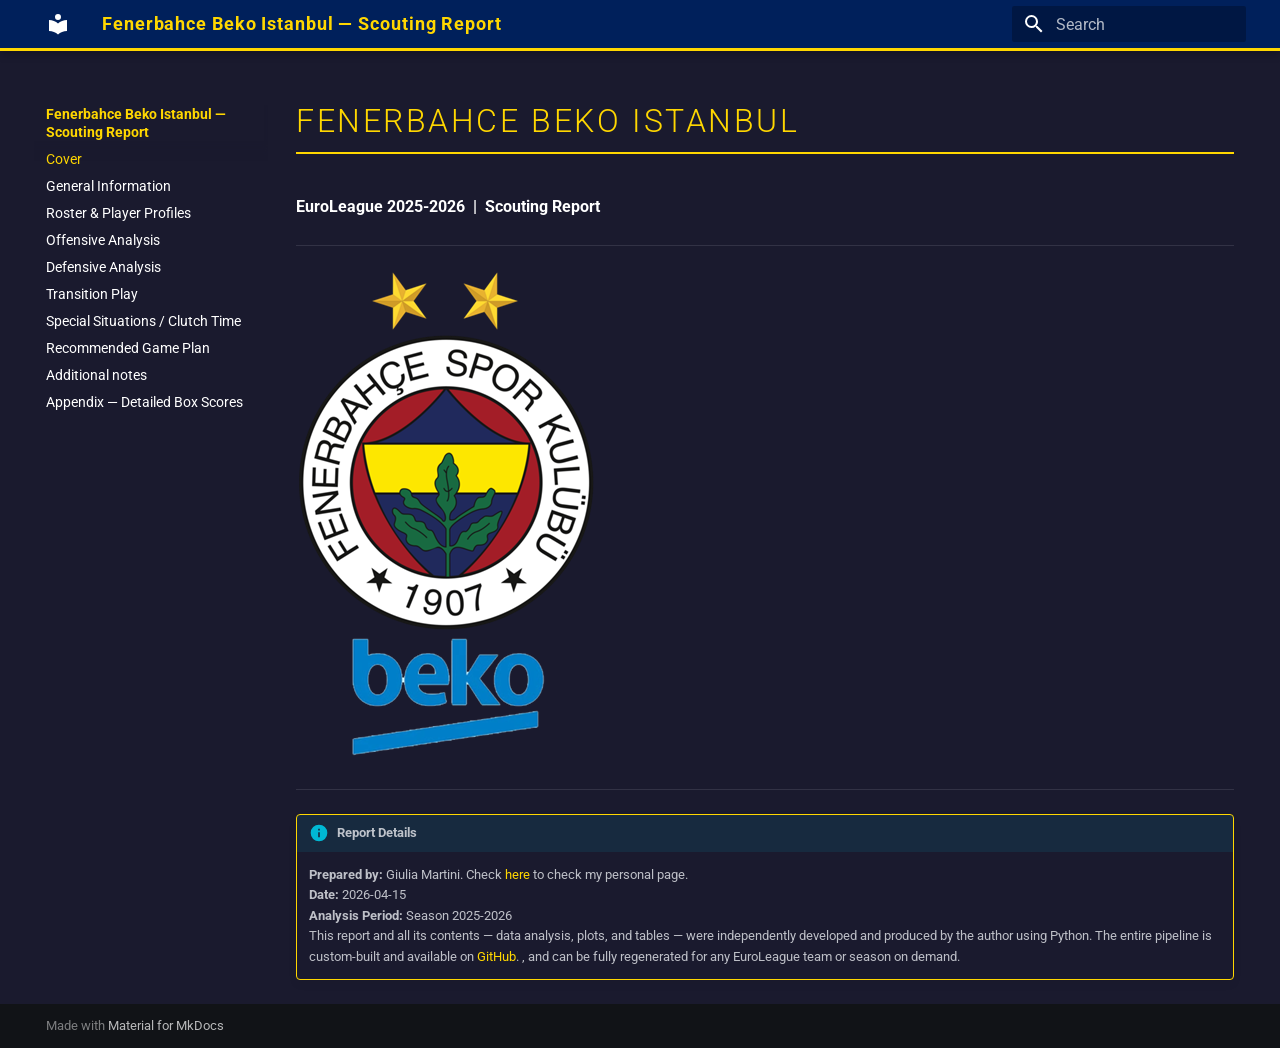
<file: index.html>
<!doctype html>
<html lang="en" class="no-js">
  <head>
    
      <meta charset="utf-8">
      <meta name="viewport" content="width=device-width,initial-scale=1">
      
        <meta name="description" content="EuroLeague 2025-2026 Scouting Report">
      
      
      
      
      
        <link rel="next" href="section-a-general-information/">
      
      
        
      
      
      <link rel="icon" href="assets/images/favicon.png">
      <meta name="generator" content="mkdocs-1.6.1, mkdocs-material-9.7.6">
    
    
      
        <title>Fenerbahce Beko Istanbul — Scouting Report</title>
      
    
    
      <link rel="stylesheet" href="assets/stylesheets/main.484c7ddc.min.css">
      
        
        <link rel="stylesheet" href="assets/stylesheets/palette.ab4e12ef.min.css">
      
      


    
    
      
    
    
      
        
        
        <link rel="preconnect" href="https://fonts.gstatic.com" crossorigin>
        <link rel="stylesheet" href="https://fonts.googleapis.com/css?family=Roboto:300,300i,400,400i,700,700i%7CRoboto+Mono:400,400i,700,700i&display=fallback">
        <style>:root{--md-text-font:"Roboto";--md-code-font:"Roboto Mono"}</style>
      
    
    
      <link rel="stylesheet" href="css/print-site.css">
    
      <link rel="stylesheet" href="css/print-site-material.css">
    
      <link rel="stylesheet" href="stylesheets/extra.css">
    
    <script>__md_scope=new URL(".",location),__md_hash=e=>[...e].reduce(((e,_)=>(e<<5)-e+_.charCodeAt(0)),0),__md_get=(e,_=localStorage,t=__md_scope)=>JSON.parse(_.getItem(t.pathname+"."+e)),__md_set=(e,_,t=localStorage,a=__md_scope)=>{try{t.setItem(a.pathname+"."+e,JSON.stringify(_))}catch(e){}}</script>
    
      

    
    
  </head>
  
  
    
    
    
    
    
    <body dir="ltr" data-md-color-scheme="slate" data-md-color-primary="custom" data-md-color-accent="custom">
  
    
    <input class="md-toggle" data-md-toggle="drawer" type="checkbox" id="__drawer" autocomplete="off">
    <input class="md-toggle" data-md-toggle="search" type="checkbox" id="__search" autocomplete="off">
    <label class="md-overlay" for="__drawer"></label>
    <div data-md-component="skip">
      
        
        <a href="#fenerbahce-beko-istanbul" class="md-skip">
          Skip to content
        </a>
      
    </div>
    <div data-md-component="announce">
      
    </div>
    
    
      

  

<header class="md-header md-header--shadow" data-md-component="header">
  <nav class="md-header__inner md-grid" aria-label="Header">
    <a href="." title="Fenerbahce Beko Istanbul — Scouting Report" class="md-header__button md-logo" aria-label="Fenerbahce Beko Istanbul — Scouting Report" data-md-component="logo">
      
  
  <svg xmlns="http://www.w3.org/2000/svg" viewBox="0 0 24 24"><path d="M12 8a3 3 0 0 0 3-3 3 3 0 0 0-3-3 3 3 0 0 0-3 3 3 3 0 0 0 3 3m0 3.54C9.64 9.35 6.5 8 3 8v11c3.5 0 6.64 1.35 9 3.54 2.36-2.19 5.5-3.54 9-3.54V8c-3.5 0-6.64 1.35-9 3.54"/></svg>

    </a>
    <label class="md-header__button md-icon" for="__drawer">
      
      <svg xmlns="http://www.w3.org/2000/svg" viewBox="0 0 24 24"><path d="M3 6h18v2H3zm0 5h18v2H3zm0 5h18v2H3z"/></svg>
    </label>
    <div class="md-header__title" data-md-component="header-title">
      <div class="md-header__ellipsis">
        <div class="md-header__topic">
          <span class="md-ellipsis">
            Fenerbahce Beko Istanbul — Scouting Report
          </span>
        </div>
        <div class="md-header__topic" data-md-component="header-topic">
          <span class="md-ellipsis">
            
              Cover
            
          </span>
        </div>
      </div>
    </div>
    
      
    
    
    
    
      
      
        <label class="md-header__button md-icon" for="__search">
          
          <svg xmlns="http://www.w3.org/2000/svg" viewBox="0 0 24 24"><path d="M9.5 3A6.5 6.5 0 0 1 16 9.5c0 1.61-.59 3.09-1.56 4.23l.27.27h.79l5 5-1.5 1.5-5-5v-.79l-.27-.27A6.52 6.52 0 0 1 9.5 16 6.5 6.5 0 0 1 3 9.5 6.5 6.5 0 0 1 9.5 3m0 2C7 5 5 7 5 9.5S7 14 9.5 14 14 12 14 9.5 12 5 9.5 5"/></svg>
        </label>
        <div class="md-search" data-md-component="search" role="dialog">
  <label class="md-search__overlay" for="__search"></label>
  <div class="md-search__inner" role="search">
    <form class="md-search__form" name="search">
      <input type="text" class="md-search__input" name="query" aria-label="Search" placeholder="Search" autocapitalize="off" autocorrect="off" autocomplete="off" spellcheck="false" data-md-component="search-query" required>
      <label class="md-search__icon md-icon" for="__search">
        
        <svg xmlns="http://www.w3.org/2000/svg" viewBox="0 0 24 24"><path d="M9.5 3A6.5 6.5 0 0 1 16 9.5c0 1.61-.59 3.09-1.56 4.23l.27.27h.79l5 5-1.5 1.5-5-5v-.79l-.27-.27A6.52 6.52 0 0 1 9.5 16 6.5 6.5 0 0 1 3 9.5 6.5 6.5 0 0 1 9.5 3m0 2C7 5 5 7 5 9.5S7 14 9.5 14 14 12 14 9.5 12 5 9.5 5"/></svg>
        
        <svg xmlns="http://www.w3.org/2000/svg" viewBox="0 0 24 24"><path d="M20 11v2H8l5.5 5.5-1.42 1.42L4.16 12l7.92-7.92L13.5 5.5 8 11z"/></svg>
      </label>
      <nav class="md-search__options" aria-label="Search">
        
        <button type="reset" class="md-search__icon md-icon" title="Clear" aria-label="Clear" tabindex="-1">
          
          <svg xmlns="http://www.w3.org/2000/svg" viewBox="0 0 24 24"><path d="M19 6.41 17.59 5 12 10.59 6.41 5 5 6.41 10.59 12 5 17.59 6.41 19 12 13.41 17.59 19 19 17.59 13.41 12z"/></svg>
        </button>
      </nav>
      
    </form>
    <div class="md-search__output">
      <div class="md-search__scrollwrap" tabindex="0" data-md-scrollfix>
        <div class="md-search-result" data-md-component="search-result">
          <div class="md-search-result__meta">
            Initializing search
          </div>
          <ol class="md-search-result__list" role="presentation"></ol>
        </div>
      </div>
    </div>
  </div>
</div>
      
    
    
  </nav>
  
</header>
    
    <div class="md-container" data-md-component="container">
      
      
        
          
        
      
      <main class="md-main" data-md-component="main">
        <div class="md-main__inner md-grid">
          
            
              
              <div class="md-sidebar md-sidebar--primary" data-md-component="sidebar" data-md-type="navigation" >
                <div class="md-sidebar__scrollwrap">
                  <div class="md-sidebar__inner">
                    



  

<nav class="md-nav md-nav--primary md-nav--integrated" aria-label="Navigation" data-md-level="0">
  <label class="md-nav__title" for="__drawer">
    <a href="." title="Fenerbahce Beko Istanbul — Scouting Report" class="md-nav__button md-logo" aria-label="Fenerbahce Beko Istanbul — Scouting Report" data-md-component="logo">
      
  
  <svg xmlns="http://www.w3.org/2000/svg" viewBox="0 0 24 24"><path d="M12 8a3 3 0 0 0 3-3 3 3 0 0 0-3-3 3 3 0 0 0-3 3 3 3 0 0 0 3 3m0 3.54C9.64 9.35 6.5 8 3 8v11c3.5 0 6.64 1.35 9 3.54 2.36-2.19 5.5-3.54 9-3.54V8c-3.5 0-6.64 1.35-9 3.54"/></svg>

    </a>
    Fenerbahce Beko Istanbul — Scouting Report
  </label>
  
  <ul class="md-nav__list" data-md-scrollfix>
    
      
      
  
  
    
  
  
  
    <li class="md-nav__item md-nav__item--active">
      
      <input class="md-nav__toggle md-toggle" type="checkbox" id="__toc">
      
      
        
      
      
      <a href="." class="md-nav__link md-nav__link--active">
        
  
  
  <span class="md-ellipsis">
    
  
    Cover
  

    
  </span>
  
  

      </a>
      
    </li>
  

    
      
      
  
  
  
  
    <li class="md-nav__item">
      <a href="section-a-general-information/" class="md-nav__link">
        
  
  
  <span class="md-ellipsis">
    
  
    General Information
  

    
  </span>
  
  

      </a>
    </li>
  

    
      
      
  
  
  
  
    <li class="md-nav__item">
      <a href="section-b-roster-players/" class="md-nav__link">
        
  
  
  <span class="md-ellipsis">
    
  
    Roster & Player Profiles
  

    
  </span>
  
  

      </a>
    </li>
  

    
      
      
  
  
  
  
    <li class="md-nav__item">
      <a href="section-c-offensive-analysis/" class="md-nav__link">
        
  
  
  <span class="md-ellipsis">
    
  
    Offensive Analysis
  

    
  </span>
  
  

      </a>
    </li>
  

    
      
      
  
  
  
  
    <li class="md-nav__item">
      <a href="section-d-defensive-analysis/" class="md-nav__link">
        
  
  
  <span class="md-ellipsis">
    
  
    Defensive Analysis
  

    
  </span>
  
  

      </a>
    </li>
  

    
      
      
  
  
  
  
    <li class="md-nav__item">
      <a href="section-e-transition-play/" class="md-nav__link">
        
  
  
  <span class="md-ellipsis">
    
  
    Transition Play
  

    
  </span>
  
  

      </a>
    </li>
  

    
      
      
  
  
  
  
    <li class="md-nav__item">
      <a href="section-f-special-situations/" class="md-nav__link">
        
  
  
  <span class="md-ellipsis">
    
  
    Special Situations / Clutch Time
  

    
  </span>
  
  

      </a>
    </li>
  

    
      
      
  
  
  
  
    <li class="md-nav__item">
      <a href="section-g-game-plan/" class="md-nav__link">
        
  
  
  <span class="md-ellipsis">
    
  
    Recommended Game Plan
  

    
  </span>
  
  

      </a>
    </li>
  

    
      
      
  
  
  
  
    <li class="md-nav__item">
      <a href="section-h-additional_notes/" class="md-nav__link">
        
  
  
  <span class="md-ellipsis">
    
  
    Additional notes
  

    
  </span>
  
  

      </a>
    </li>
  

    
      
      
  
  
  
  
    <li class="md-nav__item">
      <a href="appendix-box-scores/" class="md-nav__link">
        
  
  
  <span class="md-ellipsis">
    
  
    Appendix — Detailed Box Scores
  

    
  </span>
  
  

      </a>
    </li>
  

    
  </ul>
</nav>
                  </div>
                </div>
              </div>
            
            
          
          
            <div class="md-content" data-md-component="content">
              
              <article class="md-content__inner md-typeset">
                
                  



<h1 id="fenerbahce-beko-istanbul">Fenerbahce Beko Istanbul</h1>
<p><strong>EuroLeague 2025-2026  &nbsp;|&nbsp; Scouting Report</strong></p>
<hr />
<p><img alt="alt text" src="images/ULK_logo.png" /></p>
<hr />
<div class="admonition info">
<p class="admonition-title">Report Details</p>
<p><strong>Prepared by:</strong> Giulia Martini. Check <a href="https://martinig94.github.io/about_me/">here</a> to check my personal page.<br />
<strong>Date:</strong> 2026-04-15 <br />
<strong>Analysis Period:</strong> Season 2025-2026 <br />
This report and all its contents — data analysis, plots, and tables — were independently developed and produced by the author using Python.
The entire pipeline is custom-built and available on <a href="https://github.com/martinig94/basketball_analytics">GitHub</a>. , and can be fully regenerated for any EuroLeague team or season on demand.</p>
</div>












                
              </article>
            </div>
          
          
<script>var target=document.getElementById(location.hash.slice(1));target&&target.name&&(target.checked=target.name.startsWith("__tabbed_"))</script>
        </div>
        
          <button type="button" class="md-top md-icon" data-md-component="top" hidden>
  
  <svg xmlns="http://www.w3.org/2000/svg" viewBox="0 0 24 24"><path d="M13 20h-2V8l-5.5 5.5-1.42-1.42L12 4.16l7.92 7.92-1.42 1.42L13 8z"/></svg>
  Back to top
</button>
        
      </main>
      
        <footer class="md-footer">
  
  <div class="md-footer-meta md-typeset">
    <div class="md-footer-meta__inner md-grid">
      <div class="md-copyright">
  
  
    Made with
    <a href="https://squidfunk.github.io/mkdocs-material/" target="_blank" rel="noopener">
      Material for MkDocs
    </a>
  
</div>
      
    </div>
  </div>
</footer>
      
    </div>
    <div class="md-dialog" data-md-component="dialog">
      <div class="md-dialog__inner md-typeset"></div>
    </div>
    
    
    
      
      
      <script id="__config" type="application/json">{"annotate": null, "base": ".", "features": ["navigation.sections", "navigation.expand", "navigation.top", "toc.integrate"], "search": "assets/javascripts/workers/search.2c215733.min.js", "tags": null, "translations": {"clipboard.copied": "Copied to clipboard", "clipboard.copy": "Copy to clipboard", "search.result.more.one": "1 more on this page", "search.result.more.other": "# more on this page", "search.result.none": "No matching documents", "search.result.one": "1 matching document", "search.result.other": "# matching documents", "search.result.placeholder": "Type to start searching", "search.result.term.missing": "Missing", "select.version": "Select version"}, "version": null}</script>
    
    
      <script src="assets/javascripts/bundle.79ae519e.min.js"></script>
      
        <script src="js/print-site.js"></script>
      
    
  </body>
</html>
</file>
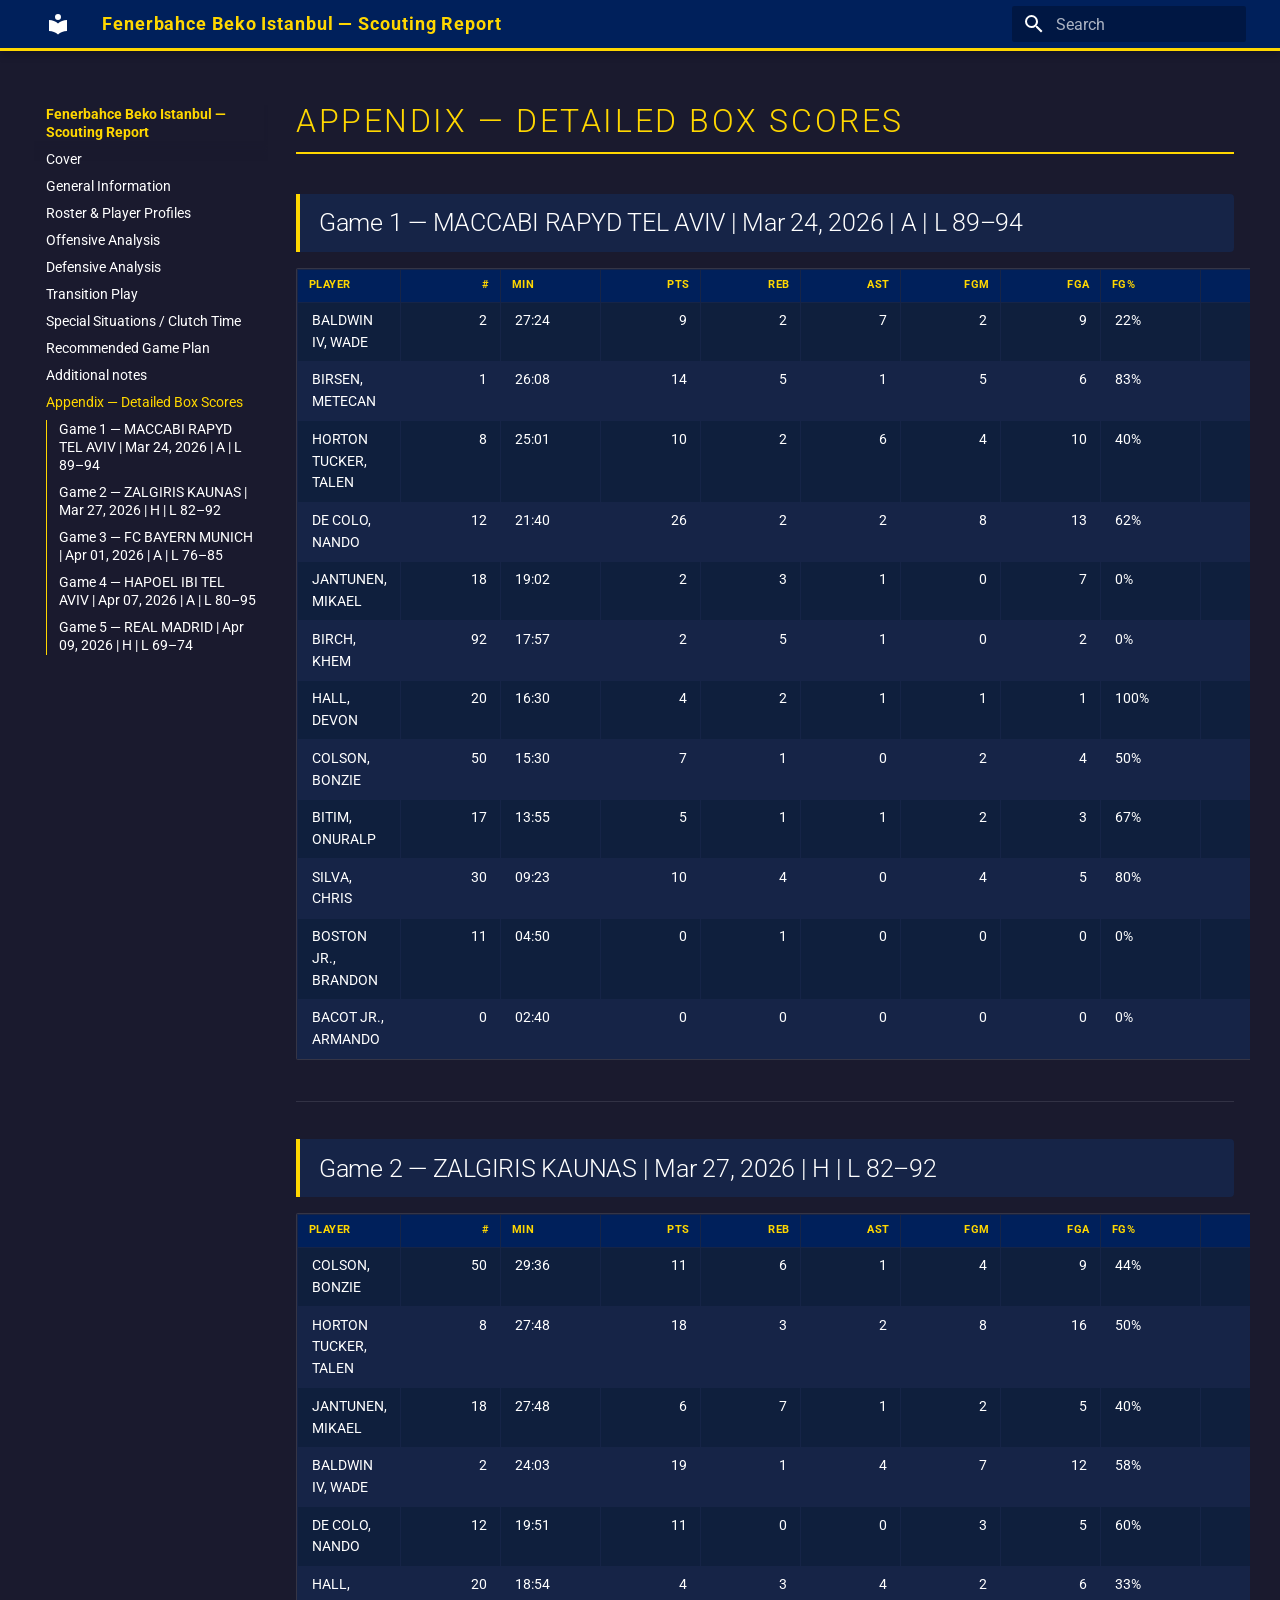
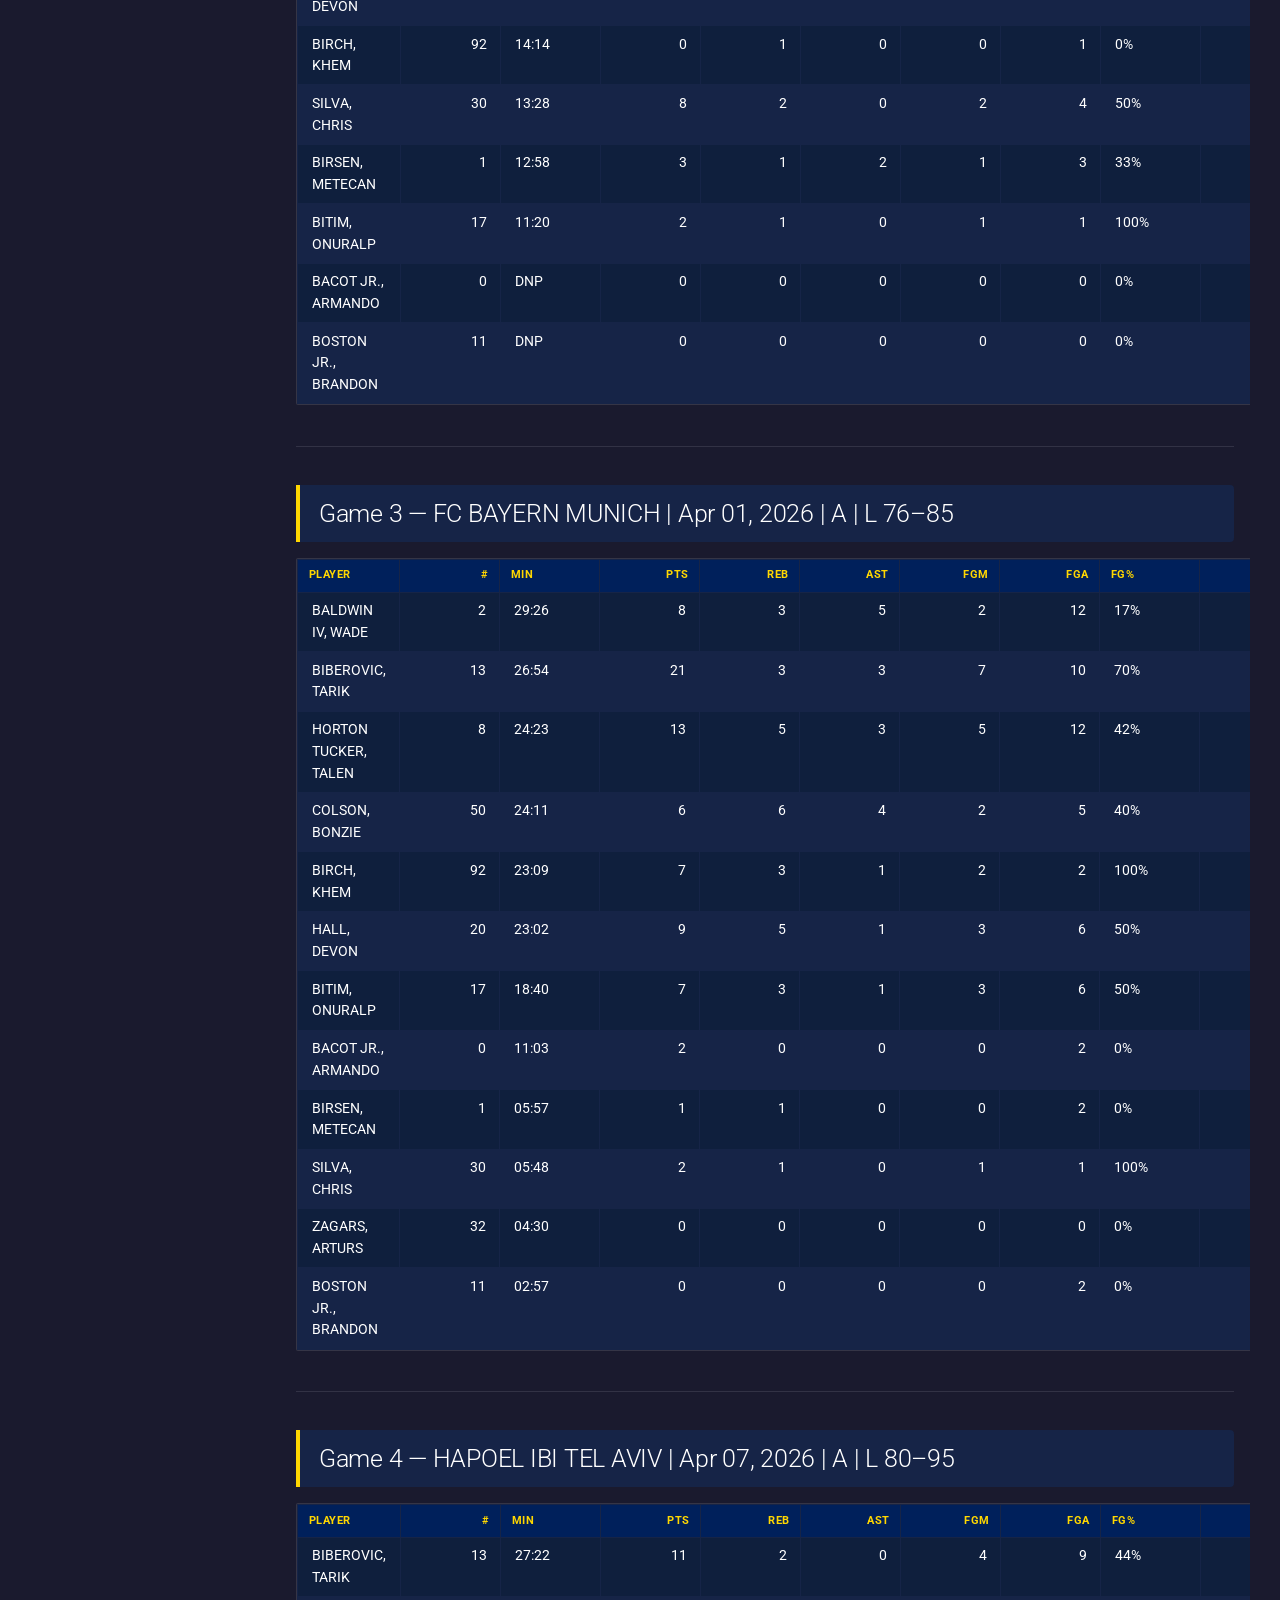
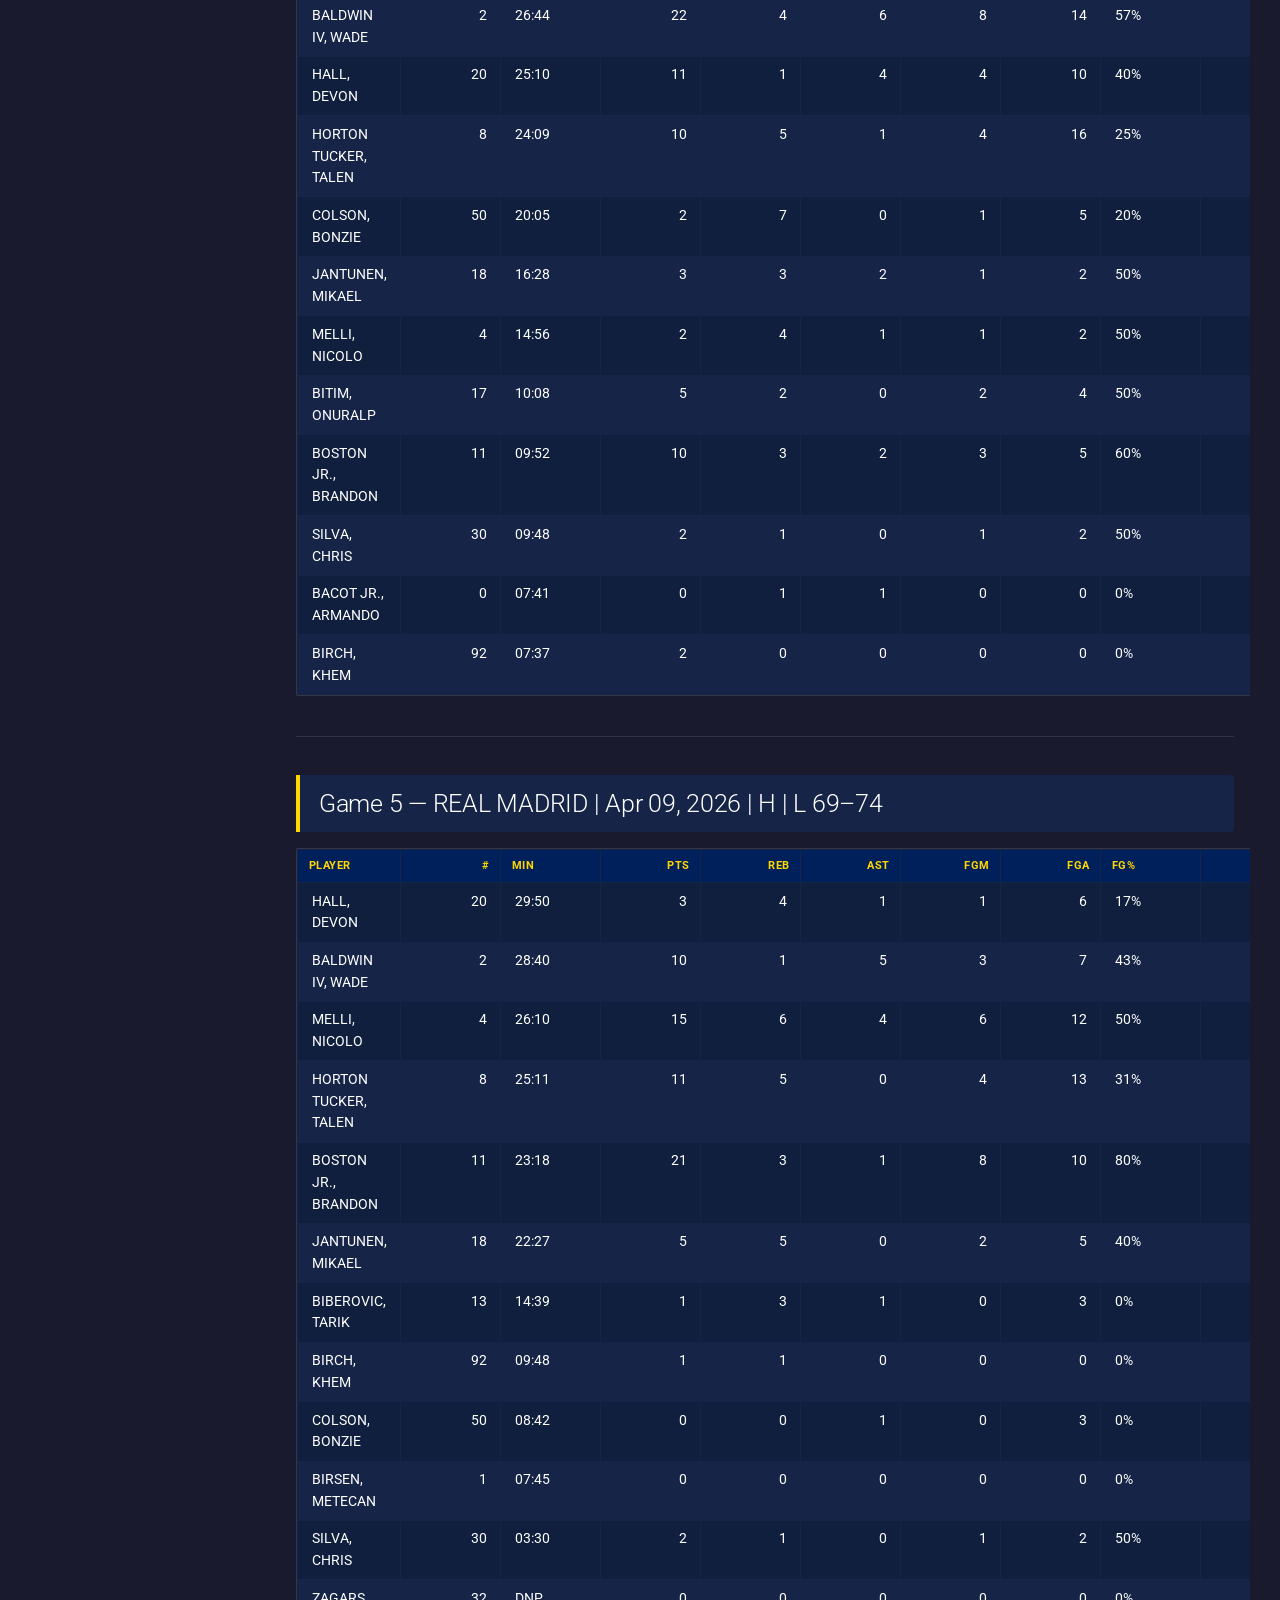
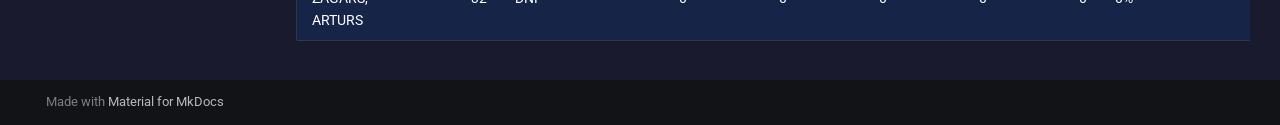
<file: appendix-box-scores/index.html>
<!doctype html>
<html lang="en" class="no-js">
  <head>
    
      <meta charset="utf-8">
      <meta name="viewport" content="width=device-width,initial-scale=1">
      
        <meta name="description" content="EuroLeague 2025-2026 Scouting Report">
      
      
      
      
        <link rel="prev" href="../section-h-additional_notes/">
      
      
      
        
      
      
      <link rel="icon" href="../assets/images/favicon.png">
      <meta name="generator" content="mkdocs-1.6.1, mkdocs-material-9.7.6">
    
    
      
        <title>Appendix — Detailed Box Scores - Fenerbahce Beko Istanbul — Scouting Report</title>
      
    
    
      <link rel="stylesheet" href="../assets/stylesheets/main.484c7ddc.min.css">
      
        
        <link rel="stylesheet" href="../assets/stylesheets/palette.ab4e12ef.min.css">
      
      


    
    
      
    
    
      
        
        
        <link rel="preconnect" href="https://fonts.gstatic.com" crossorigin>
        <link rel="stylesheet" href="https://fonts.googleapis.com/css?family=Roboto:300,300i,400,400i,700,700i%7CRoboto+Mono:400,400i,700,700i&display=fallback">
        <style>:root{--md-text-font:"Roboto";--md-code-font:"Roboto Mono"}</style>
      
    
    
      <link rel="stylesheet" href="../css/print-site.css">
    
      <link rel="stylesheet" href="../css/print-site-material.css">
    
      <link rel="stylesheet" href="../stylesheets/extra.css">
    
    <script>__md_scope=new URL("..",location),__md_hash=e=>[...e].reduce(((e,_)=>(e<<5)-e+_.charCodeAt(0)),0),__md_get=(e,_=localStorage,t=__md_scope)=>JSON.parse(_.getItem(t.pathname+"."+e)),__md_set=(e,_,t=localStorage,a=__md_scope)=>{try{t.setItem(a.pathname+"."+e,JSON.stringify(_))}catch(e){}}</script>
    
      

    
    
  </head>
  
  
    
    
    
    
    
    <body dir="ltr" data-md-color-scheme="slate" data-md-color-primary="custom" data-md-color-accent="custom">
  
    
    <input class="md-toggle" data-md-toggle="drawer" type="checkbox" id="__drawer" autocomplete="off">
    <input class="md-toggle" data-md-toggle="search" type="checkbox" id="__search" autocomplete="off">
    <label class="md-overlay" for="__drawer"></label>
    <div data-md-component="skip">
      
        
        <a href="#appendix-detailed-box-scores" class="md-skip">
          Skip to content
        </a>
      
    </div>
    <div data-md-component="announce">
      
    </div>
    
    
      

  

<header class="md-header md-header--shadow" data-md-component="header">
  <nav class="md-header__inner md-grid" aria-label="Header">
    <a href=".." title="Fenerbahce Beko Istanbul — Scouting Report" class="md-header__button md-logo" aria-label="Fenerbahce Beko Istanbul — Scouting Report" data-md-component="logo">
      
  
  <svg xmlns="http://www.w3.org/2000/svg" viewBox="0 0 24 24"><path d="M12 8a3 3 0 0 0 3-3 3 3 0 0 0-3-3 3 3 0 0 0-3 3 3 3 0 0 0 3 3m0 3.54C9.64 9.35 6.5 8 3 8v11c3.5 0 6.64 1.35 9 3.54 2.36-2.19 5.5-3.54 9-3.54V8c-3.5 0-6.64 1.35-9 3.54"/></svg>

    </a>
    <label class="md-header__button md-icon" for="__drawer">
      
      <svg xmlns="http://www.w3.org/2000/svg" viewBox="0 0 24 24"><path d="M3 6h18v2H3zm0 5h18v2H3zm0 5h18v2H3z"/></svg>
    </label>
    <div class="md-header__title" data-md-component="header-title">
      <div class="md-header__ellipsis">
        <div class="md-header__topic">
          <span class="md-ellipsis">
            Fenerbahce Beko Istanbul — Scouting Report
          </span>
        </div>
        <div class="md-header__topic" data-md-component="header-topic">
          <span class="md-ellipsis">
            
              Appendix — Detailed Box Scores
            
          </span>
        </div>
      </div>
    </div>
    
      
    
    
    
    
      
      
        <label class="md-header__button md-icon" for="__search">
          
          <svg xmlns="http://www.w3.org/2000/svg" viewBox="0 0 24 24"><path d="M9.5 3A6.5 6.5 0 0 1 16 9.5c0 1.61-.59 3.09-1.56 4.23l.27.27h.79l5 5-1.5 1.5-5-5v-.79l-.27-.27A6.52 6.52 0 0 1 9.5 16 6.5 6.5 0 0 1 3 9.5 6.5 6.5 0 0 1 9.5 3m0 2C7 5 5 7 5 9.5S7 14 9.5 14 14 12 14 9.5 12 5 9.5 5"/></svg>
        </label>
        <div class="md-search" data-md-component="search" role="dialog">
  <label class="md-search__overlay" for="__search"></label>
  <div class="md-search__inner" role="search">
    <form class="md-search__form" name="search">
      <input type="text" class="md-search__input" name="query" aria-label="Search" placeholder="Search" autocapitalize="off" autocorrect="off" autocomplete="off" spellcheck="false" data-md-component="search-query" required>
      <label class="md-search__icon md-icon" for="__search">
        
        <svg xmlns="http://www.w3.org/2000/svg" viewBox="0 0 24 24"><path d="M9.5 3A6.5 6.5 0 0 1 16 9.5c0 1.61-.59 3.09-1.56 4.23l.27.27h.79l5 5-1.5 1.5-5-5v-.79l-.27-.27A6.52 6.52 0 0 1 9.5 16 6.5 6.5 0 0 1 3 9.5 6.5 6.5 0 0 1 9.5 3m0 2C7 5 5 7 5 9.5S7 14 9.5 14 14 12 14 9.5 12 5 9.5 5"/></svg>
        
        <svg xmlns="http://www.w3.org/2000/svg" viewBox="0 0 24 24"><path d="M20 11v2H8l5.5 5.5-1.42 1.42L4.16 12l7.92-7.92L13.5 5.5 8 11z"/></svg>
      </label>
      <nav class="md-search__options" aria-label="Search">
        
        <button type="reset" class="md-search__icon md-icon" title="Clear" aria-label="Clear" tabindex="-1">
          
          <svg xmlns="http://www.w3.org/2000/svg" viewBox="0 0 24 24"><path d="M19 6.41 17.59 5 12 10.59 6.41 5 5 6.41 10.59 12 5 17.59 6.41 19 12 13.41 17.59 19 19 17.59 13.41 12z"/></svg>
        </button>
      </nav>
      
    </form>
    <div class="md-search__output">
      <div class="md-search__scrollwrap" tabindex="0" data-md-scrollfix>
        <div class="md-search-result" data-md-component="search-result">
          <div class="md-search-result__meta">
            Initializing search
          </div>
          <ol class="md-search-result__list" role="presentation"></ol>
        </div>
      </div>
    </div>
  </div>
</div>
      
    
    
  </nav>
  
</header>
    
    <div class="md-container" data-md-component="container">
      
      
        
          
        
      
      <main class="md-main" data-md-component="main">
        <div class="md-main__inner md-grid">
          
            
              
              <div class="md-sidebar md-sidebar--primary" data-md-component="sidebar" data-md-type="navigation" >
                <div class="md-sidebar__scrollwrap">
                  <div class="md-sidebar__inner">
                    



  

<nav class="md-nav md-nav--primary md-nav--integrated" aria-label="Navigation" data-md-level="0">
  <label class="md-nav__title" for="__drawer">
    <a href=".." title="Fenerbahce Beko Istanbul — Scouting Report" class="md-nav__button md-logo" aria-label="Fenerbahce Beko Istanbul — Scouting Report" data-md-component="logo">
      
  
  <svg xmlns="http://www.w3.org/2000/svg" viewBox="0 0 24 24"><path d="M12 8a3 3 0 0 0 3-3 3 3 0 0 0-3-3 3 3 0 0 0-3 3 3 3 0 0 0 3 3m0 3.54C9.64 9.35 6.5 8 3 8v11c3.5 0 6.64 1.35 9 3.54 2.36-2.19 5.5-3.54 9-3.54V8c-3.5 0-6.64 1.35-9 3.54"/></svg>

    </a>
    Fenerbahce Beko Istanbul — Scouting Report
  </label>
  
  <ul class="md-nav__list" data-md-scrollfix>
    
      
      
  
  
  
  
    <li class="md-nav__item">
      <a href=".." class="md-nav__link">
        
  
  
  <span class="md-ellipsis">
    
  
    Cover
  

    
  </span>
  
  

      </a>
    </li>
  

    
      
      
  
  
  
  
    <li class="md-nav__item">
      <a href="../section-a-general-information/" class="md-nav__link">
        
  
  
  <span class="md-ellipsis">
    
  
    General Information
  

    
  </span>
  
  

      </a>
    </li>
  

    
      
      
  
  
  
  
    <li class="md-nav__item">
      <a href="../section-b-roster-players/" class="md-nav__link">
        
  
  
  <span class="md-ellipsis">
    
  
    Roster & Player Profiles
  

    
  </span>
  
  

      </a>
    </li>
  

    
      
      
  
  
  
  
    <li class="md-nav__item">
      <a href="../section-c-offensive-analysis/" class="md-nav__link">
        
  
  
  <span class="md-ellipsis">
    
  
    Offensive Analysis
  

    
  </span>
  
  

      </a>
    </li>
  

    
      
      
  
  
  
  
    <li class="md-nav__item">
      <a href="../section-d-defensive-analysis/" class="md-nav__link">
        
  
  
  <span class="md-ellipsis">
    
  
    Defensive Analysis
  

    
  </span>
  
  

      </a>
    </li>
  

    
      
      
  
  
  
  
    <li class="md-nav__item">
      <a href="../section-e-transition-play/" class="md-nav__link">
        
  
  
  <span class="md-ellipsis">
    
  
    Transition Play
  

    
  </span>
  
  

      </a>
    </li>
  

    
      
      
  
  
  
  
    <li class="md-nav__item">
      <a href="../section-f-special-situations/" class="md-nav__link">
        
  
  
  <span class="md-ellipsis">
    
  
    Special Situations / Clutch Time
  

    
  </span>
  
  

      </a>
    </li>
  

    
      
      
  
  
  
  
    <li class="md-nav__item">
      <a href="../section-g-game-plan/" class="md-nav__link">
        
  
  
  <span class="md-ellipsis">
    
  
    Recommended Game Plan
  

    
  </span>
  
  

      </a>
    </li>
  

    
      
      
  
  
  
  
    <li class="md-nav__item">
      <a href="../section-h-additional_notes/" class="md-nav__link">
        
  
  
  <span class="md-ellipsis">
    
  
    Additional notes
  

    
  </span>
  
  

      </a>
    </li>
  

    
      
      
  
  
    
  
  
  
    <li class="md-nav__item md-nav__item--active">
      
      <input class="md-nav__toggle md-toggle" type="checkbox" id="__toc">
      
      
        
      
      
        <label class="md-nav__link md-nav__link--active" for="__toc">
          
  
  
  <span class="md-ellipsis">
    
  
    Appendix — Detailed Box Scores
  

    
  </span>
  
  

          <span class="md-nav__icon md-icon"></span>
        </label>
      
      <a href="./" class="md-nav__link md-nav__link--active">
        
  
  
  <span class="md-ellipsis">
    
  
    Appendix — Detailed Box Scores
  

    
  </span>
  
  

      </a>
      
        

<nav class="md-nav md-nav--secondary" aria-label="Table of contents">
  
  
  
    
  
  
    <label class="md-nav__title" for="__toc">
      <span class="md-nav__icon md-icon"></span>
      Table of contents
    </label>
    <ul class="md-nav__list" data-md-component="toc" data-md-scrollfix>
      
        <li class="md-nav__item">
  <a href="#game-1-maccabi-rapyd-tel-aviv-mar-24-2026-a-l-8994" class="md-nav__link">
    <span class="md-ellipsis">
      
        Game 1 — MACCABI RAPYD TEL AVIV | Mar 24, 2026 | A | L 89–94
      
    </span>
  </a>
  
</li>
      
        <li class="md-nav__item">
  <a href="#game-2-zalgiris-kaunas-mar-27-2026-h-l-8292" class="md-nav__link">
    <span class="md-ellipsis">
      
        Game 2 — ZALGIRIS KAUNAS | Mar 27, 2026 | H | L 82–92
      
    </span>
  </a>
  
</li>
      
        <li class="md-nav__item">
  <a href="#game-3-fc-bayern-munich-apr-01-2026-a-l-7685" class="md-nav__link">
    <span class="md-ellipsis">
      
        Game 3 — FC BAYERN MUNICH | Apr 01, 2026 | A | L 76–85
      
    </span>
  </a>
  
</li>
      
        <li class="md-nav__item">
  <a href="#game-4-hapoel-ibi-tel-aviv-apr-07-2026-a-l-8095" class="md-nav__link">
    <span class="md-ellipsis">
      
        Game 4 — HAPOEL IBI TEL AVIV | Apr 07, 2026 | A | L 80–95
      
    </span>
  </a>
  
</li>
      
        <li class="md-nav__item">
  <a href="#game-5-real-madrid-apr-09-2026-h-l-6974" class="md-nav__link">
    <span class="md-ellipsis">
      
        Game 5 — REAL MADRID | Apr 09, 2026 | H | L 69–74
      
    </span>
  </a>
  
</li>
      
    </ul>
  
</nav>
      
    </li>
  

    
  </ul>
</nav>
                  </div>
                </div>
              </div>
            
            
          
          
            <div class="md-content" data-md-component="content">
              
              <article class="md-content__inner md-typeset">
                
                  



<h1 id="appendix-detailed-box-scores">Appendix — Detailed Box Scores</h1>
<!-- START_TABLE APPENDIX-LAST-5 -->
<h2 id="game-1-maccabi-rapyd-tel-aviv-mar-24-2026-a-l-8994">Game 1 — MACCABI RAPYD TEL AVIV | Mar 24, 2026 | A | L 89–94</h2>
<table>
<thead>
<tr>
<th style="text-align: left;">Player</th>
<th style="text-align: right;">#</th>
<th style="text-align: left;">Min</th>
<th style="text-align: right;">Pts</th>
<th style="text-align: right;">Reb</th>
<th style="text-align: right;">Ast</th>
<th style="text-align: right;">FGM</th>
<th style="text-align: right;">FGA</th>
<th style="text-align: left;">FG%</th>
<th style="text-align: right;">3PM</th>
<th style="text-align: right;">3PA</th>
<th style="text-align: left;">3P%</th>
<th style="text-align: right;">FTM</th>
<th style="text-align: right;">FTA</th>
<th style="text-align: right;">+/-</th>
</tr>
</thead>
<tbody>
<tr>
<td style="text-align: left;">BALDWIN IV, WADE</td>
<td style="text-align: right;">2</td>
<td style="text-align: left;">27:24</td>
<td style="text-align: right;">9</td>
<td style="text-align: right;">2</td>
<td style="text-align: right;">7</td>
<td style="text-align: right;">2</td>
<td style="text-align: right;">9</td>
<td style="text-align: left;">22%</td>
<td style="text-align: right;">1</td>
<td style="text-align: right;">2</td>
<td style="text-align: left;">50%</td>
<td style="text-align: right;">4</td>
<td style="text-align: right;">4</td>
<td style="text-align: right;">-3</td>
</tr>
<tr>
<td style="text-align: left;">BIRSEN, METECAN</td>
<td style="text-align: right;">1</td>
<td style="text-align: left;">26:08</td>
<td style="text-align: right;">14</td>
<td style="text-align: right;">5</td>
<td style="text-align: right;">1</td>
<td style="text-align: right;">5</td>
<td style="text-align: right;">6</td>
<td style="text-align: left;">83%</td>
<td style="text-align: right;">4</td>
<td style="text-align: right;">4</td>
<td style="text-align: left;">100%</td>
<td style="text-align: right;">0</td>
<td style="text-align: right;">0</td>
<td style="text-align: right;">-7</td>
</tr>
<tr>
<td style="text-align: left;">HORTON TUCKER, TALEN</td>
<td style="text-align: right;">8</td>
<td style="text-align: left;">25:01</td>
<td style="text-align: right;">10</td>
<td style="text-align: right;">2</td>
<td style="text-align: right;">6</td>
<td style="text-align: right;">4</td>
<td style="text-align: right;">10</td>
<td style="text-align: left;">40%</td>
<td style="text-align: right;">0</td>
<td style="text-align: right;">5</td>
<td style="text-align: left;">0%</td>
<td style="text-align: right;">2</td>
<td style="text-align: right;">4</td>
<td style="text-align: right;">-3</td>
</tr>
<tr>
<td style="text-align: left;">DE COLO, NANDO</td>
<td style="text-align: right;">12</td>
<td style="text-align: left;">21:40</td>
<td style="text-align: right;">26</td>
<td style="text-align: right;">2</td>
<td style="text-align: right;">2</td>
<td style="text-align: right;">8</td>
<td style="text-align: right;">13</td>
<td style="text-align: left;">62%</td>
<td style="text-align: right;">3</td>
<td style="text-align: right;">6</td>
<td style="text-align: left;">50%</td>
<td style="text-align: right;">7</td>
<td style="text-align: right;">7</td>
<td style="text-align: right;">+4</td>
</tr>
<tr>
<td style="text-align: left;">JANTUNEN, MIKAEL</td>
<td style="text-align: right;">18</td>
<td style="text-align: left;">19:02</td>
<td style="text-align: right;">2</td>
<td style="text-align: right;">3</td>
<td style="text-align: right;">1</td>
<td style="text-align: right;">0</td>
<td style="text-align: right;">7</td>
<td style="text-align: left;">0%</td>
<td style="text-align: right;">0</td>
<td style="text-align: right;">4</td>
<td style="text-align: left;">0%</td>
<td style="text-align: right;">2</td>
<td style="text-align: right;">2</td>
<td style="text-align: right;">+6</td>
</tr>
<tr>
<td style="text-align: left;">BIRCH, KHEM</td>
<td style="text-align: right;">92</td>
<td style="text-align: left;">17:57</td>
<td style="text-align: right;">2</td>
<td style="text-align: right;">5</td>
<td style="text-align: right;">1</td>
<td style="text-align: right;">0</td>
<td style="text-align: right;">2</td>
<td style="text-align: left;">0%</td>
<td style="text-align: right;">0</td>
<td style="text-align: right;">0</td>
<td style="text-align: left;">0%</td>
<td style="text-align: right;">2</td>
<td style="text-align: right;">2</td>
<td style="text-align: right;">-3</td>
</tr>
<tr>
<td style="text-align: left;">HALL, DEVON</td>
<td style="text-align: right;">20</td>
<td style="text-align: left;">16:30</td>
<td style="text-align: right;">4</td>
<td style="text-align: right;">2</td>
<td style="text-align: right;">1</td>
<td style="text-align: right;">1</td>
<td style="text-align: right;">1</td>
<td style="text-align: left;">100%</td>
<td style="text-align: right;">0</td>
<td style="text-align: right;">0</td>
<td style="text-align: left;">0%</td>
<td style="text-align: right;">2</td>
<td style="text-align: right;">5</td>
<td style="text-align: right;">-6</td>
</tr>
<tr>
<td style="text-align: left;">COLSON, BONZIE</td>
<td style="text-align: right;">50</td>
<td style="text-align: left;">15:30</td>
<td style="text-align: right;">7</td>
<td style="text-align: right;">1</td>
<td style="text-align: right;">0</td>
<td style="text-align: right;">2</td>
<td style="text-align: right;">4</td>
<td style="text-align: left;">50%</td>
<td style="text-align: right;">1</td>
<td style="text-align: right;">3</td>
<td style="text-align: left;">33%</td>
<td style="text-align: right;">2</td>
<td style="text-align: right;">2</td>
<td style="text-align: right;">-7</td>
</tr>
<tr>
<td style="text-align: left;">BITIM, ONURALP</td>
<td style="text-align: right;">17</td>
<td style="text-align: left;">13:55</td>
<td style="text-align: right;">5</td>
<td style="text-align: right;">1</td>
<td style="text-align: right;">1</td>
<td style="text-align: right;">2</td>
<td style="text-align: right;">3</td>
<td style="text-align: left;">67%</td>
<td style="text-align: right;">1</td>
<td style="text-align: right;">1</td>
<td style="text-align: left;">100%</td>
<td style="text-align: right;">0</td>
<td style="text-align: right;">1</td>
<td style="text-align: right;">+7</td>
</tr>
<tr>
<td style="text-align: left;">SILVA, CHRIS</td>
<td style="text-align: right;">30</td>
<td style="text-align: left;">09:23</td>
<td style="text-align: right;">10</td>
<td style="text-align: right;">4</td>
<td style="text-align: right;">0</td>
<td style="text-align: right;">4</td>
<td style="text-align: right;">5</td>
<td style="text-align: left;">80%</td>
<td style="text-align: right;">0</td>
<td style="text-align: right;">0</td>
<td style="text-align: left;">0%</td>
<td style="text-align: right;">2</td>
<td style="text-align: right;">2</td>
<td style="text-align: right;">-4</td>
</tr>
<tr>
<td style="text-align: left;">BOSTON JR., BRANDON</td>
<td style="text-align: right;">11</td>
<td style="text-align: left;">04:50</td>
<td style="text-align: right;">0</td>
<td style="text-align: right;">1</td>
<td style="text-align: right;">0</td>
<td style="text-align: right;">0</td>
<td style="text-align: right;">0</td>
<td style="text-align: left;">0%</td>
<td style="text-align: right;">0</td>
<td style="text-align: right;">0</td>
<td style="text-align: left;">0%</td>
<td style="text-align: right;">0</td>
<td style="text-align: right;">0</td>
<td style="text-align: right;">-7</td>
</tr>
<tr>
<td style="text-align: left;">BACOT JR., ARMANDO</td>
<td style="text-align: right;">0</td>
<td style="text-align: left;">02:40</td>
<td style="text-align: right;">0</td>
<td style="text-align: right;">0</td>
<td style="text-align: right;">0</td>
<td style="text-align: right;">0</td>
<td style="text-align: right;">0</td>
<td style="text-align: left;">0%</td>
<td style="text-align: right;">0</td>
<td style="text-align: right;">0</td>
<td style="text-align: left;">0%</td>
<td style="text-align: right;">0</td>
<td style="text-align: right;">0</td>
<td style="text-align: right;">-2</td>
</tr>
</tbody>
</table>
<hr />
<h2 id="game-2-zalgiris-kaunas-mar-27-2026-h-l-8292">Game 2 — ZALGIRIS KAUNAS | Mar 27, 2026 | H | L 82–92</h2>
<table>
<thead>
<tr>
<th style="text-align: left;">Player</th>
<th style="text-align: right;">#</th>
<th style="text-align: left;">Min</th>
<th style="text-align: right;">Pts</th>
<th style="text-align: right;">Reb</th>
<th style="text-align: right;">Ast</th>
<th style="text-align: right;">FGM</th>
<th style="text-align: right;">FGA</th>
<th style="text-align: left;">FG%</th>
<th style="text-align: right;">3PM</th>
<th style="text-align: right;">3PA</th>
<th style="text-align: left;">3P%</th>
<th style="text-align: right;">FTM</th>
<th style="text-align: right;">FTA</th>
<th style="text-align: right;">+/-</th>
</tr>
</thead>
<tbody>
<tr>
<td style="text-align: left;">COLSON, BONZIE</td>
<td style="text-align: right;">50</td>
<td style="text-align: left;">29:36</td>
<td style="text-align: right;">11</td>
<td style="text-align: right;">6</td>
<td style="text-align: right;">1</td>
<td style="text-align: right;">4</td>
<td style="text-align: right;">9</td>
<td style="text-align: left;">44%</td>
<td style="text-align: right;">3</td>
<td style="text-align: right;">6</td>
<td style="text-align: left;">50%</td>
<td style="text-align: right;">0</td>
<td style="text-align: right;">0</td>
<td style="text-align: right;">+2</td>
</tr>
<tr>
<td style="text-align: left;">HORTON TUCKER, TALEN</td>
<td style="text-align: right;">8</td>
<td style="text-align: left;">27:48</td>
<td style="text-align: right;">18</td>
<td style="text-align: right;">3</td>
<td style="text-align: right;">2</td>
<td style="text-align: right;">8</td>
<td style="text-align: right;">16</td>
<td style="text-align: left;">50%</td>
<td style="text-align: right;">0</td>
<td style="text-align: right;">3</td>
<td style="text-align: left;">0%</td>
<td style="text-align: right;">2</td>
<td style="text-align: right;">2</td>
<td style="text-align: right;">+3</td>
</tr>
<tr>
<td style="text-align: left;">JANTUNEN, MIKAEL</td>
<td style="text-align: right;">18</td>
<td style="text-align: left;">27:48</td>
<td style="text-align: right;">6</td>
<td style="text-align: right;">7</td>
<td style="text-align: right;">1</td>
<td style="text-align: right;">2</td>
<td style="text-align: right;">5</td>
<td style="text-align: left;">40%</td>
<td style="text-align: right;">1</td>
<td style="text-align: right;">3</td>
<td style="text-align: left;">33%</td>
<td style="text-align: right;">1</td>
<td style="text-align: right;">2</td>
<td style="text-align: right;">-4</td>
</tr>
<tr>
<td style="text-align: left;">BALDWIN IV, WADE</td>
<td style="text-align: right;">2</td>
<td style="text-align: left;">24:03</td>
<td style="text-align: right;">19</td>
<td style="text-align: right;">1</td>
<td style="text-align: right;">4</td>
<td style="text-align: right;">7</td>
<td style="text-align: right;">12</td>
<td style="text-align: left;">58%</td>
<td style="text-align: right;">0</td>
<td style="text-align: right;">3</td>
<td style="text-align: left;">0%</td>
<td style="text-align: right;">5</td>
<td style="text-align: right;">6</td>
<td style="text-align: right;">-19</td>
</tr>
<tr>
<td style="text-align: left;">DE COLO, NANDO</td>
<td style="text-align: right;">12</td>
<td style="text-align: left;">19:51</td>
<td style="text-align: right;">11</td>
<td style="text-align: right;">0</td>
<td style="text-align: right;">0</td>
<td style="text-align: right;">3</td>
<td style="text-align: right;">5</td>
<td style="text-align: left;">60%</td>
<td style="text-align: right;">2</td>
<td style="text-align: right;">3</td>
<td style="text-align: left;">67%</td>
<td style="text-align: right;">3</td>
<td style="text-align: right;">3</td>
<td style="text-align: right;">-1</td>
</tr>
<tr>
<td style="text-align: left;">HALL, DEVON</td>
<td style="text-align: right;">20</td>
<td style="text-align: left;">18:54</td>
<td style="text-align: right;">4</td>
<td style="text-align: right;">3</td>
<td style="text-align: right;">4</td>
<td style="text-align: right;">2</td>
<td style="text-align: right;">6</td>
<td style="text-align: left;">33%</td>
<td style="text-align: right;">0</td>
<td style="text-align: right;">1</td>
<td style="text-align: left;">0%</td>
<td style="text-align: right;">0</td>
<td style="text-align: right;">0</td>
<td style="text-align: right;">+1</td>
</tr>
<tr>
<td style="text-align: left;">BIRCH, KHEM</td>
<td style="text-align: right;">92</td>
<td style="text-align: left;">14:14</td>
<td style="text-align: right;">0</td>
<td style="text-align: right;">1</td>
<td style="text-align: right;">0</td>
<td style="text-align: right;">0</td>
<td style="text-align: right;">1</td>
<td style="text-align: left;">0%</td>
<td style="text-align: right;">0</td>
<td style="text-align: right;">0</td>
<td style="text-align: left;">0%</td>
<td style="text-align: right;">0</td>
<td style="text-align: right;">2</td>
<td style="text-align: right;">+2</td>
</tr>
<tr>
<td style="text-align: left;">SILVA, CHRIS</td>
<td style="text-align: right;">30</td>
<td style="text-align: left;">13:28</td>
<td style="text-align: right;">8</td>
<td style="text-align: right;">2</td>
<td style="text-align: right;">0</td>
<td style="text-align: right;">2</td>
<td style="text-align: right;">4</td>
<td style="text-align: left;">50%</td>
<td style="text-align: right;">0</td>
<td style="text-align: right;">0</td>
<td style="text-align: left;">0%</td>
<td style="text-align: right;">4</td>
<td style="text-align: right;">4</td>
<td style="text-align: right;">-14</td>
</tr>
<tr>
<td style="text-align: left;">BIRSEN, METECAN</td>
<td style="text-align: right;">1</td>
<td style="text-align: left;">12:58</td>
<td style="text-align: right;">3</td>
<td style="text-align: right;">1</td>
<td style="text-align: right;">2</td>
<td style="text-align: right;">1</td>
<td style="text-align: right;">3</td>
<td style="text-align: left;">33%</td>
<td style="text-align: right;">1</td>
<td style="text-align: right;">3</td>
<td style="text-align: left;">33%</td>
<td style="text-align: right;">0</td>
<td style="text-align: right;">0</td>
<td style="text-align: right;">-7</td>
</tr>
<tr>
<td style="text-align: left;">BITIM, ONURALP</td>
<td style="text-align: right;">17</td>
<td style="text-align: left;">11:20</td>
<td style="text-align: right;">2</td>
<td style="text-align: right;">1</td>
<td style="text-align: right;">0</td>
<td style="text-align: right;">1</td>
<td style="text-align: right;">1</td>
<td style="text-align: left;">100%</td>
<td style="text-align: right;">0</td>
<td style="text-align: right;">0</td>
<td style="text-align: left;">0%</td>
<td style="text-align: right;">0</td>
<td style="text-align: right;">0</td>
<td style="text-align: right;">-13</td>
</tr>
<tr>
<td style="text-align: left;">BACOT JR., ARMANDO</td>
<td style="text-align: right;">0</td>
<td style="text-align: left;">DNP</td>
<td style="text-align: right;">0</td>
<td style="text-align: right;">0</td>
<td style="text-align: right;">0</td>
<td style="text-align: right;">0</td>
<td style="text-align: right;">0</td>
<td style="text-align: left;">0%</td>
<td style="text-align: right;">0</td>
<td style="text-align: right;">0</td>
<td style="text-align: left;">0%</td>
<td style="text-align: right;">0</td>
<td style="text-align: right;">0</td>
<td style="text-align: right;">+0</td>
</tr>
<tr>
<td style="text-align: left;">BOSTON JR., BRANDON</td>
<td style="text-align: right;">11</td>
<td style="text-align: left;">DNP</td>
<td style="text-align: right;">0</td>
<td style="text-align: right;">0</td>
<td style="text-align: right;">0</td>
<td style="text-align: right;">0</td>
<td style="text-align: right;">0</td>
<td style="text-align: left;">0%</td>
<td style="text-align: right;">0</td>
<td style="text-align: right;">0</td>
<td style="text-align: left;">0%</td>
<td style="text-align: right;">0</td>
<td style="text-align: right;">0</td>
<td style="text-align: right;">+0</td>
</tr>
</tbody>
</table>
<hr />
<h2 id="game-3-fc-bayern-munich-apr-01-2026-a-l-7685">Game 3 — FC BAYERN MUNICH | Apr 01, 2026 | A | L 76–85</h2>
<table>
<thead>
<tr>
<th style="text-align: left;">Player</th>
<th style="text-align: right;">#</th>
<th style="text-align: left;">Min</th>
<th style="text-align: right;">Pts</th>
<th style="text-align: right;">Reb</th>
<th style="text-align: right;">Ast</th>
<th style="text-align: right;">FGM</th>
<th style="text-align: right;">FGA</th>
<th style="text-align: left;">FG%</th>
<th style="text-align: right;">3PM</th>
<th style="text-align: right;">3PA</th>
<th style="text-align: left;">3P%</th>
<th style="text-align: right;">FTM</th>
<th style="text-align: right;">FTA</th>
<th style="text-align: right;">+/-</th>
</tr>
</thead>
<tbody>
<tr>
<td style="text-align: left;">BALDWIN IV, WADE</td>
<td style="text-align: right;">2</td>
<td style="text-align: left;">29:26</td>
<td style="text-align: right;">8</td>
<td style="text-align: right;">3</td>
<td style="text-align: right;">5</td>
<td style="text-align: right;">2</td>
<td style="text-align: right;">12</td>
<td style="text-align: left;">17%</td>
<td style="text-align: right;">0</td>
<td style="text-align: right;">3</td>
<td style="text-align: left;">0%</td>
<td style="text-align: right;">4</td>
<td style="text-align: right;">4</td>
<td style="text-align: right;">-10</td>
</tr>
<tr>
<td style="text-align: left;">BIBEROVIC, TARIK</td>
<td style="text-align: right;">13</td>
<td style="text-align: left;">26:54</td>
<td style="text-align: right;">21</td>
<td style="text-align: right;">3</td>
<td style="text-align: right;">3</td>
<td style="text-align: right;">7</td>
<td style="text-align: right;">10</td>
<td style="text-align: left;">70%</td>
<td style="text-align: right;">6</td>
<td style="text-align: right;">9</td>
<td style="text-align: left;">67%</td>
<td style="text-align: right;">1</td>
<td style="text-align: right;">1</td>
<td style="text-align: right;">-1</td>
</tr>
<tr>
<td style="text-align: left;">HORTON TUCKER, TALEN</td>
<td style="text-align: right;">8</td>
<td style="text-align: left;">24:23</td>
<td style="text-align: right;">13</td>
<td style="text-align: right;">5</td>
<td style="text-align: right;">3</td>
<td style="text-align: right;">5</td>
<td style="text-align: right;">12</td>
<td style="text-align: left;">42%</td>
<td style="text-align: right;">1</td>
<td style="text-align: right;">7</td>
<td style="text-align: left;">14%</td>
<td style="text-align: right;">2</td>
<td style="text-align: right;">3</td>
<td style="text-align: right;">-8</td>
</tr>
<tr>
<td style="text-align: left;">COLSON, BONZIE</td>
<td style="text-align: right;">50</td>
<td style="text-align: left;">24:11</td>
<td style="text-align: right;">6</td>
<td style="text-align: right;">6</td>
<td style="text-align: right;">4</td>
<td style="text-align: right;">2</td>
<td style="text-align: right;">5</td>
<td style="text-align: left;">40%</td>
<td style="text-align: right;">2</td>
<td style="text-align: right;">4</td>
<td style="text-align: left;">50%</td>
<td style="text-align: right;">0</td>
<td style="text-align: right;">0</td>
<td style="text-align: right;">-9</td>
</tr>
<tr>
<td style="text-align: left;">BIRCH, KHEM</td>
<td style="text-align: right;">92</td>
<td style="text-align: left;">23:09</td>
<td style="text-align: right;">7</td>
<td style="text-align: right;">3</td>
<td style="text-align: right;">1</td>
<td style="text-align: right;">2</td>
<td style="text-align: right;">2</td>
<td style="text-align: left;">100%</td>
<td style="text-align: right;">0</td>
<td style="text-align: right;">0</td>
<td style="text-align: left;">0%</td>
<td style="text-align: right;">3</td>
<td style="text-align: right;">4</td>
<td style="text-align: right;">-6</td>
</tr>
<tr>
<td style="text-align: left;">HALL, DEVON</td>
<td style="text-align: right;">20</td>
<td style="text-align: left;">23:02</td>
<td style="text-align: right;">9</td>
<td style="text-align: right;">5</td>
<td style="text-align: right;">1</td>
<td style="text-align: right;">3</td>
<td style="text-align: right;">6</td>
<td style="text-align: left;">50%</td>
<td style="text-align: right;">1</td>
<td style="text-align: right;">3</td>
<td style="text-align: left;">33%</td>
<td style="text-align: right;">2</td>
<td style="text-align: right;">2</td>
<td style="text-align: right;">+2</td>
</tr>
<tr>
<td style="text-align: left;">BITIM, ONURALP</td>
<td style="text-align: right;">17</td>
<td style="text-align: left;">18:40</td>
<td style="text-align: right;">7</td>
<td style="text-align: right;">3</td>
<td style="text-align: right;">1</td>
<td style="text-align: right;">3</td>
<td style="text-align: right;">6</td>
<td style="text-align: left;">50%</td>
<td style="text-align: right;">1</td>
<td style="text-align: right;">3</td>
<td style="text-align: left;">33%</td>
<td style="text-align: right;">0</td>
<td style="text-align: right;">0</td>
<td style="text-align: right;">+8</td>
</tr>
<tr>
<td style="text-align: left;">BACOT JR., ARMANDO</td>
<td style="text-align: right;">0</td>
<td style="text-align: left;">11:03</td>
<td style="text-align: right;">2</td>
<td style="text-align: right;">0</td>
<td style="text-align: right;">0</td>
<td style="text-align: right;">0</td>
<td style="text-align: right;">2</td>
<td style="text-align: left;">0%</td>
<td style="text-align: right;">0</td>
<td style="text-align: right;">0</td>
<td style="text-align: left;">0%</td>
<td style="text-align: right;">2</td>
<td style="text-align: right;">2</td>
<td style="text-align: right;">+7</td>
</tr>
<tr>
<td style="text-align: left;">BIRSEN, METECAN</td>
<td style="text-align: right;">1</td>
<td style="text-align: left;">05:57</td>
<td style="text-align: right;">1</td>
<td style="text-align: right;">1</td>
<td style="text-align: right;">0</td>
<td style="text-align: right;">0</td>
<td style="text-align: right;">2</td>
<td style="text-align: left;">0%</td>
<td style="text-align: right;">0</td>
<td style="text-align: right;">0</td>
<td style="text-align: left;">0%</td>
<td style="text-align: right;">1</td>
<td style="text-align: right;">2</td>
<td style="text-align: right;">-9</td>
</tr>
<tr>
<td style="text-align: left;">SILVA, CHRIS</td>
<td style="text-align: right;">30</td>
<td style="text-align: left;">05:48</td>
<td style="text-align: right;">2</td>
<td style="text-align: right;">1</td>
<td style="text-align: right;">0</td>
<td style="text-align: right;">1</td>
<td style="text-align: right;">1</td>
<td style="text-align: left;">100%</td>
<td style="text-align: right;">0</td>
<td style="text-align: right;">0</td>
<td style="text-align: left;">0%</td>
<td style="text-align: right;">0</td>
<td style="text-align: right;">0</td>
<td style="text-align: right;">-10</td>
</tr>
<tr>
<td style="text-align: left;">ZAGARS, ARTURS</td>
<td style="text-align: right;">32</td>
<td style="text-align: left;">04:30</td>
<td style="text-align: right;">0</td>
<td style="text-align: right;">0</td>
<td style="text-align: right;">0</td>
<td style="text-align: right;">0</td>
<td style="text-align: right;">0</td>
<td style="text-align: left;">0%</td>
<td style="text-align: right;">0</td>
<td style="text-align: right;">0</td>
<td style="text-align: left;">0%</td>
<td style="text-align: right;">0</td>
<td style="text-align: right;">0</td>
<td style="text-align: right;">-4</td>
</tr>
<tr>
<td style="text-align: left;">BOSTON JR., BRANDON</td>
<td style="text-align: right;">11</td>
<td style="text-align: left;">02:57</td>
<td style="text-align: right;">0</td>
<td style="text-align: right;">0</td>
<td style="text-align: right;">0</td>
<td style="text-align: right;">0</td>
<td style="text-align: right;">2</td>
<td style="text-align: left;">0%</td>
<td style="text-align: right;">0</td>
<td style="text-align: right;">1</td>
<td style="text-align: left;">0%</td>
<td style="text-align: right;">0</td>
<td style="text-align: right;">0</td>
<td style="text-align: right;">-5</td>
</tr>
</tbody>
</table>
<hr />
<h2 id="game-4-hapoel-ibi-tel-aviv-apr-07-2026-a-l-8095">Game 4 — HAPOEL IBI TEL AVIV | Apr 07, 2026 | A | L 80–95</h2>
<table>
<thead>
<tr>
<th style="text-align: left;">Player</th>
<th style="text-align: right;">#</th>
<th style="text-align: left;">Min</th>
<th style="text-align: right;">Pts</th>
<th style="text-align: right;">Reb</th>
<th style="text-align: right;">Ast</th>
<th style="text-align: right;">FGM</th>
<th style="text-align: right;">FGA</th>
<th style="text-align: left;">FG%</th>
<th style="text-align: right;">3PM</th>
<th style="text-align: right;">3PA</th>
<th style="text-align: left;">3P%</th>
<th style="text-align: right;">FTM</th>
<th style="text-align: right;">FTA</th>
<th style="text-align: right;">+/-</th>
</tr>
</thead>
<tbody>
<tr>
<td style="text-align: left;">BIBEROVIC, TARIK</td>
<td style="text-align: right;">13</td>
<td style="text-align: left;">27:22</td>
<td style="text-align: right;">11</td>
<td style="text-align: right;">2</td>
<td style="text-align: right;">0</td>
<td style="text-align: right;">4</td>
<td style="text-align: right;">9</td>
<td style="text-align: left;">44%</td>
<td style="text-align: right;">3</td>
<td style="text-align: right;">5</td>
<td style="text-align: left;">60%</td>
<td style="text-align: right;">0</td>
<td style="text-align: right;">0</td>
<td style="text-align: right;">-23</td>
</tr>
<tr>
<td style="text-align: left;">BALDWIN IV, WADE</td>
<td style="text-align: right;">2</td>
<td style="text-align: left;">26:44</td>
<td style="text-align: right;">22</td>
<td style="text-align: right;">4</td>
<td style="text-align: right;">6</td>
<td style="text-align: right;">8</td>
<td style="text-align: right;">14</td>
<td style="text-align: left;">57%</td>
<td style="text-align: right;">2</td>
<td style="text-align: right;">3</td>
<td style="text-align: left;">67%</td>
<td style="text-align: right;">4</td>
<td style="text-align: right;">4</td>
<td style="text-align: right;">-10</td>
</tr>
<tr>
<td style="text-align: left;">HALL, DEVON</td>
<td style="text-align: right;">20</td>
<td style="text-align: left;">25:10</td>
<td style="text-align: right;">11</td>
<td style="text-align: right;">1</td>
<td style="text-align: right;">4</td>
<td style="text-align: right;">4</td>
<td style="text-align: right;">10</td>
<td style="text-align: left;">40%</td>
<td style="text-align: right;">1</td>
<td style="text-align: right;">5</td>
<td style="text-align: left;">20%</td>
<td style="text-align: right;">2</td>
<td style="text-align: right;">3</td>
<td style="text-align: right;">-22</td>
</tr>
<tr>
<td style="text-align: left;">HORTON TUCKER, TALEN</td>
<td style="text-align: right;">8</td>
<td style="text-align: left;">24:09</td>
<td style="text-align: right;">10</td>
<td style="text-align: right;">5</td>
<td style="text-align: right;">1</td>
<td style="text-align: right;">4</td>
<td style="text-align: right;">16</td>
<td style="text-align: left;">25%</td>
<td style="text-align: right;">2</td>
<td style="text-align: right;">7</td>
<td style="text-align: left;">29%</td>
<td style="text-align: right;">0</td>
<td style="text-align: right;">0</td>
<td style="text-align: right;">-18</td>
</tr>
<tr>
<td style="text-align: left;">COLSON, BONZIE</td>
<td style="text-align: right;">50</td>
<td style="text-align: left;">20:05</td>
<td style="text-align: right;">2</td>
<td style="text-align: right;">7</td>
<td style="text-align: right;">0</td>
<td style="text-align: right;">1</td>
<td style="text-align: right;">5</td>
<td style="text-align: left;">20%</td>
<td style="text-align: right;">0</td>
<td style="text-align: right;">3</td>
<td style="text-align: left;">0%</td>
<td style="text-align: right;">0</td>
<td style="text-align: right;">0</td>
<td style="text-align: right;">-7</td>
</tr>
<tr>
<td style="text-align: left;">JANTUNEN, MIKAEL</td>
<td style="text-align: right;">18</td>
<td style="text-align: left;">16:28</td>
<td style="text-align: right;">3</td>
<td style="text-align: right;">3</td>
<td style="text-align: right;">2</td>
<td style="text-align: right;">1</td>
<td style="text-align: right;">2</td>
<td style="text-align: left;">50%</td>
<td style="text-align: right;">1</td>
<td style="text-align: right;">2</td>
<td style="text-align: left;">50%</td>
<td style="text-align: right;">0</td>
<td style="text-align: right;">0</td>
<td style="text-align: right;">-2</td>
</tr>
<tr>
<td style="text-align: left;">MELLI, NICOLO</td>
<td style="text-align: right;">4</td>
<td style="text-align: left;">14:56</td>
<td style="text-align: right;">2</td>
<td style="text-align: right;">4</td>
<td style="text-align: right;">1</td>
<td style="text-align: right;">1</td>
<td style="text-align: right;">2</td>
<td style="text-align: left;">50%</td>
<td style="text-align: right;">0</td>
<td style="text-align: right;">1</td>
<td style="text-align: left;">0%</td>
<td style="text-align: right;">0</td>
<td style="text-align: right;">0</td>
<td style="text-align: right;">-10</td>
</tr>
<tr>
<td style="text-align: left;">BITIM, ONURALP</td>
<td style="text-align: right;">17</td>
<td style="text-align: left;">10:08</td>
<td style="text-align: right;">5</td>
<td style="text-align: right;">2</td>
<td style="text-align: right;">0</td>
<td style="text-align: right;">2</td>
<td style="text-align: right;">4</td>
<td style="text-align: left;">50%</td>
<td style="text-align: right;">1</td>
<td style="text-align: right;">2</td>
<td style="text-align: left;">50%</td>
<td style="text-align: right;">0</td>
<td style="text-align: right;">0</td>
<td style="text-align: right;">+5</td>
</tr>
<tr>
<td style="text-align: left;">BOSTON JR., BRANDON</td>
<td style="text-align: right;">11</td>
<td style="text-align: left;">09:52</td>
<td style="text-align: right;">10</td>
<td style="text-align: right;">3</td>
<td style="text-align: right;">2</td>
<td style="text-align: right;">3</td>
<td style="text-align: right;">5</td>
<td style="text-align: left;">60%</td>
<td style="text-align: right;">2</td>
<td style="text-align: right;">4</td>
<td style="text-align: left;">50%</td>
<td style="text-align: right;">2</td>
<td style="text-align: right;">2</td>
<td style="text-align: right;">+17</td>
</tr>
<tr>
<td style="text-align: left;">SILVA, CHRIS</td>
<td style="text-align: right;">30</td>
<td style="text-align: left;">09:48</td>
<td style="text-align: right;">2</td>
<td style="text-align: right;">1</td>
<td style="text-align: right;">0</td>
<td style="text-align: right;">1</td>
<td style="text-align: right;">2</td>
<td style="text-align: left;">50%</td>
<td style="text-align: right;">0</td>
<td style="text-align: right;">0</td>
<td style="text-align: left;">0%</td>
<td style="text-align: right;">0</td>
<td style="text-align: right;">0</td>
<td style="text-align: right;">+4</td>
</tr>
<tr>
<td style="text-align: left;">BACOT JR., ARMANDO</td>
<td style="text-align: right;">0</td>
<td style="text-align: left;">07:41</td>
<td style="text-align: right;">0</td>
<td style="text-align: right;">1</td>
<td style="text-align: right;">1</td>
<td style="text-align: right;">0</td>
<td style="text-align: right;">0</td>
<td style="text-align: left;">0%</td>
<td style="text-align: right;">0</td>
<td style="text-align: right;">0</td>
<td style="text-align: left;">0%</td>
<td style="text-align: right;">0</td>
<td style="text-align: right;">0</td>
<td style="text-align: right;">+3</td>
</tr>
<tr>
<td style="text-align: left;">BIRCH, KHEM</td>
<td style="text-align: right;">92</td>
<td style="text-align: left;">07:37</td>
<td style="text-align: right;">2</td>
<td style="text-align: right;">0</td>
<td style="text-align: right;">0</td>
<td style="text-align: right;">0</td>
<td style="text-align: right;">0</td>
<td style="text-align: left;">0%</td>
<td style="text-align: right;">0</td>
<td style="text-align: right;">0</td>
<td style="text-align: left;">0%</td>
<td style="text-align: right;">2</td>
<td style="text-align: right;">2</td>
<td style="text-align: right;">-12</td>
</tr>
</tbody>
</table>
<hr />
<h2 id="game-5-real-madrid-apr-09-2026-h-l-6974">Game 5 — REAL MADRID | Apr 09, 2026 | H | L 69–74</h2>
<table>
<thead>
<tr>
<th style="text-align: left;">Player</th>
<th style="text-align: right;">#</th>
<th style="text-align: left;">Min</th>
<th style="text-align: right;">Pts</th>
<th style="text-align: right;">Reb</th>
<th style="text-align: right;">Ast</th>
<th style="text-align: right;">FGM</th>
<th style="text-align: right;">FGA</th>
<th style="text-align: left;">FG%</th>
<th style="text-align: right;">3PM</th>
<th style="text-align: right;">3PA</th>
<th style="text-align: left;">3P%</th>
<th style="text-align: right;">FTM</th>
<th style="text-align: right;">FTA</th>
<th style="text-align: right;">+/-</th>
</tr>
</thead>
<tbody>
<tr>
<td style="text-align: left;">HALL, DEVON</td>
<td style="text-align: right;">20</td>
<td style="text-align: left;">29:50</td>
<td style="text-align: right;">3</td>
<td style="text-align: right;">4</td>
<td style="text-align: right;">1</td>
<td style="text-align: right;">1</td>
<td style="text-align: right;">6</td>
<td style="text-align: left;">17%</td>
<td style="text-align: right;">1</td>
<td style="text-align: right;">5</td>
<td style="text-align: left;">20%</td>
<td style="text-align: right;">0</td>
<td style="text-align: right;">0</td>
<td style="text-align: right;">-11</td>
</tr>
<tr>
<td style="text-align: left;">BALDWIN IV, WADE</td>
<td style="text-align: right;">2</td>
<td style="text-align: left;">28:40</td>
<td style="text-align: right;">10</td>
<td style="text-align: right;">1</td>
<td style="text-align: right;">5</td>
<td style="text-align: right;">3</td>
<td style="text-align: right;">7</td>
<td style="text-align: left;">43%</td>
<td style="text-align: right;">0</td>
<td style="text-align: right;">2</td>
<td style="text-align: left;">0%</td>
<td style="text-align: right;">4</td>
<td style="text-align: right;">4</td>
<td style="text-align: right;">-7</td>
</tr>
<tr>
<td style="text-align: left;">MELLI, NICOLO</td>
<td style="text-align: right;">4</td>
<td style="text-align: left;">26:10</td>
<td style="text-align: right;">15</td>
<td style="text-align: right;">6</td>
<td style="text-align: right;">4</td>
<td style="text-align: right;">6</td>
<td style="text-align: right;">12</td>
<td style="text-align: left;">50%</td>
<td style="text-align: right;">3</td>
<td style="text-align: right;">7</td>
<td style="text-align: left;">43%</td>
<td style="text-align: right;">0</td>
<td style="text-align: right;">2</td>
<td style="text-align: right;">-2</td>
</tr>
<tr>
<td style="text-align: left;">HORTON TUCKER, TALEN</td>
<td style="text-align: right;">8</td>
<td style="text-align: left;">25:11</td>
<td style="text-align: right;">11</td>
<td style="text-align: right;">5</td>
<td style="text-align: right;">0</td>
<td style="text-align: right;">4</td>
<td style="text-align: right;">13</td>
<td style="text-align: left;">31%</td>
<td style="text-align: right;">1</td>
<td style="text-align: right;">4</td>
<td style="text-align: left;">25%</td>
<td style="text-align: right;">2</td>
<td style="text-align: right;">2</td>
<td style="text-align: right;">-9</td>
</tr>
<tr>
<td style="text-align: left;">BOSTON JR., BRANDON</td>
<td style="text-align: right;">11</td>
<td style="text-align: left;">23:18</td>
<td style="text-align: right;">21</td>
<td style="text-align: right;">3</td>
<td style="text-align: right;">1</td>
<td style="text-align: right;">8</td>
<td style="text-align: right;">10</td>
<td style="text-align: left;">80%</td>
<td style="text-align: right;">3</td>
<td style="text-align: right;">4</td>
<td style="text-align: left;">75%</td>
<td style="text-align: right;">2</td>
<td style="text-align: right;">4</td>
<td style="text-align: right;">+13</td>
</tr>
<tr>
<td style="text-align: left;">JANTUNEN, MIKAEL</td>
<td style="text-align: right;">18</td>
<td style="text-align: left;">22:27</td>
<td style="text-align: right;">5</td>
<td style="text-align: right;">5</td>
<td style="text-align: right;">0</td>
<td style="text-align: right;">2</td>
<td style="text-align: right;">5</td>
<td style="text-align: left;">40%</td>
<td style="text-align: right;">1</td>
<td style="text-align: right;">4</td>
<td style="text-align: left;">25%</td>
<td style="text-align: right;">0</td>
<td style="text-align: right;">0</td>
<td style="text-align: right;">-8</td>
</tr>
<tr>
<td style="text-align: left;">BIBEROVIC, TARIK</td>
<td style="text-align: right;">13</td>
<td style="text-align: left;">14:39</td>
<td style="text-align: right;">1</td>
<td style="text-align: right;">3</td>
<td style="text-align: right;">1</td>
<td style="text-align: right;">0</td>
<td style="text-align: right;">3</td>
<td style="text-align: left;">0%</td>
<td style="text-align: right;">0</td>
<td style="text-align: right;">1</td>
<td style="text-align: left;">0%</td>
<td style="text-align: right;">1</td>
<td style="text-align: right;">1</td>
<td style="text-align: right;">-1</td>
</tr>
<tr>
<td style="text-align: left;">BIRCH, KHEM</td>
<td style="text-align: right;">92</td>
<td style="text-align: left;">09:48</td>
<td style="text-align: right;">1</td>
<td style="text-align: right;">1</td>
<td style="text-align: right;">0</td>
<td style="text-align: right;">0</td>
<td style="text-align: right;">0</td>
<td style="text-align: left;">0%</td>
<td style="text-align: right;">0</td>
<td style="text-align: right;">0</td>
<td style="text-align: left;">0%</td>
<td style="text-align: right;">1</td>
<td style="text-align: right;">2</td>
<td style="text-align: right;">-7</td>
</tr>
<tr>
<td style="text-align: left;">COLSON, BONZIE</td>
<td style="text-align: right;">50</td>
<td style="text-align: left;">08:42</td>
<td style="text-align: right;">0</td>
<td style="text-align: right;">0</td>
<td style="text-align: right;">1</td>
<td style="text-align: right;">0</td>
<td style="text-align: right;">3</td>
<td style="text-align: left;">0%</td>
<td style="text-align: right;">0</td>
<td style="text-align: right;">3</td>
<td style="text-align: left;">0%</td>
<td style="text-align: right;">0</td>
<td style="text-align: right;">0</td>
<td style="text-align: right;">+9</td>
</tr>
<tr>
<td style="text-align: left;">BIRSEN, METECAN</td>
<td style="text-align: right;">1</td>
<td style="text-align: left;">07:45</td>
<td style="text-align: right;">0</td>
<td style="text-align: right;">0</td>
<td style="text-align: right;">0</td>
<td style="text-align: right;">0</td>
<td style="text-align: right;">0</td>
<td style="text-align: left;">0%</td>
<td style="text-align: right;">0</td>
<td style="text-align: right;">0</td>
<td style="text-align: left;">0%</td>
<td style="text-align: right;">0</td>
<td style="text-align: right;">0</td>
<td style="text-align: right;">-6</td>
</tr>
<tr>
<td style="text-align: left;">SILVA, CHRIS</td>
<td style="text-align: right;">30</td>
<td style="text-align: left;">03:30</td>
<td style="text-align: right;">2</td>
<td style="text-align: right;">1</td>
<td style="text-align: right;">0</td>
<td style="text-align: right;">1</td>
<td style="text-align: right;">2</td>
<td style="text-align: left;">50%</td>
<td style="text-align: right;">0</td>
<td style="text-align: right;">0</td>
<td style="text-align: left;">0%</td>
<td style="text-align: right;">0</td>
<td style="text-align: right;">0</td>
<td style="text-align: right;">+4</td>
</tr>
<tr>
<td style="text-align: left;">ZAGARS, ARTURS</td>
<td style="text-align: right;">32</td>
<td style="text-align: left;">DNP</td>
<td style="text-align: right;">0</td>
<td style="text-align: right;">0</td>
<td style="text-align: right;">0</td>
<td style="text-align: right;">0</td>
<td style="text-align: right;">0</td>
<td style="text-align: left;">0%</td>
<td style="text-align: right;">0</td>
<td style="text-align: right;">0</td>
<td style="text-align: left;">0%</td>
<td style="text-align: right;">0</td>
<td style="text-align: right;">0</td>
<td style="text-align: right;">+0</td>
</tr>
</tbody>
</table>
<!-- END_TABLE APPENDIX-LAST-5 -->












                
              </article>
            </div>
          
          
<script>var target=document.getElementById(location.hash.slice(1));target&&target.name&&(target.checked=target.name.startsWith("__tabbed_"))</script>
        </div>
        
          <button type="button" class="md-top md-icon" data-md-component="top" hidden>
  
  <svg xmlns="http://www.w3.org/2000/svg" viewBox="0 0 24 24"><path d="M13 20h-2V8l-5.5 5.5-1.42-1.42L12 4.16l7.92 7.92-1.42 1.42L13 8z"/></svg>
  Back to top
</button>
        
      </main>
      
        <footer class="md-footer">
  
  <div class="md-footer-meta md-typeset">
    <div class="md-footer-meta__inner md-grid">
      <div class="md-copyright">
  
  
    Made with
    <a href="https://squidfunk.github.io/mkdocs-material/" target="_blank" rel="noopener">
      Material for MkDocs
    </a>
  
</div>
      
    </div>
  </div>
</footer>
      
    </div>
    <div class="md-dialog" data-md-component="dialog">
      <div class="md-dialog__inner md-typeset"></div>
    </div>
    
    
    
      
      
      <script id="__config" type="application/json">{"annotate": null, "base": "..", "features": ["navigation.sections", "navigation.expand", "navigation.top", "toc.integrate"], "search": "../assets/javascripts/workers/search.2c215733.min.js", "tags": null, "translations": {"clipboard.copied": "Copied to clipboard", "clipboard.copy": "Copy to clipboard", "search.result.more.one": "1 more on this page", "search.result.more.other": "# more on this page", "search.result.none": "No matching documents", "search.result.one": "1 matching document", "search.result.other": "# matching documents", "search.result.placeholder": "Type to start searching", "search.result.term.missing": "Missing", "select.version": "Select version"}, "version": null}</script>
    
    
      <script src="../assets/javascripts/bundle.79ae519e.min.js"></script>
      
        <script src="../js/print-site.js"></script>
      
    
  </body>
</html>
</file>
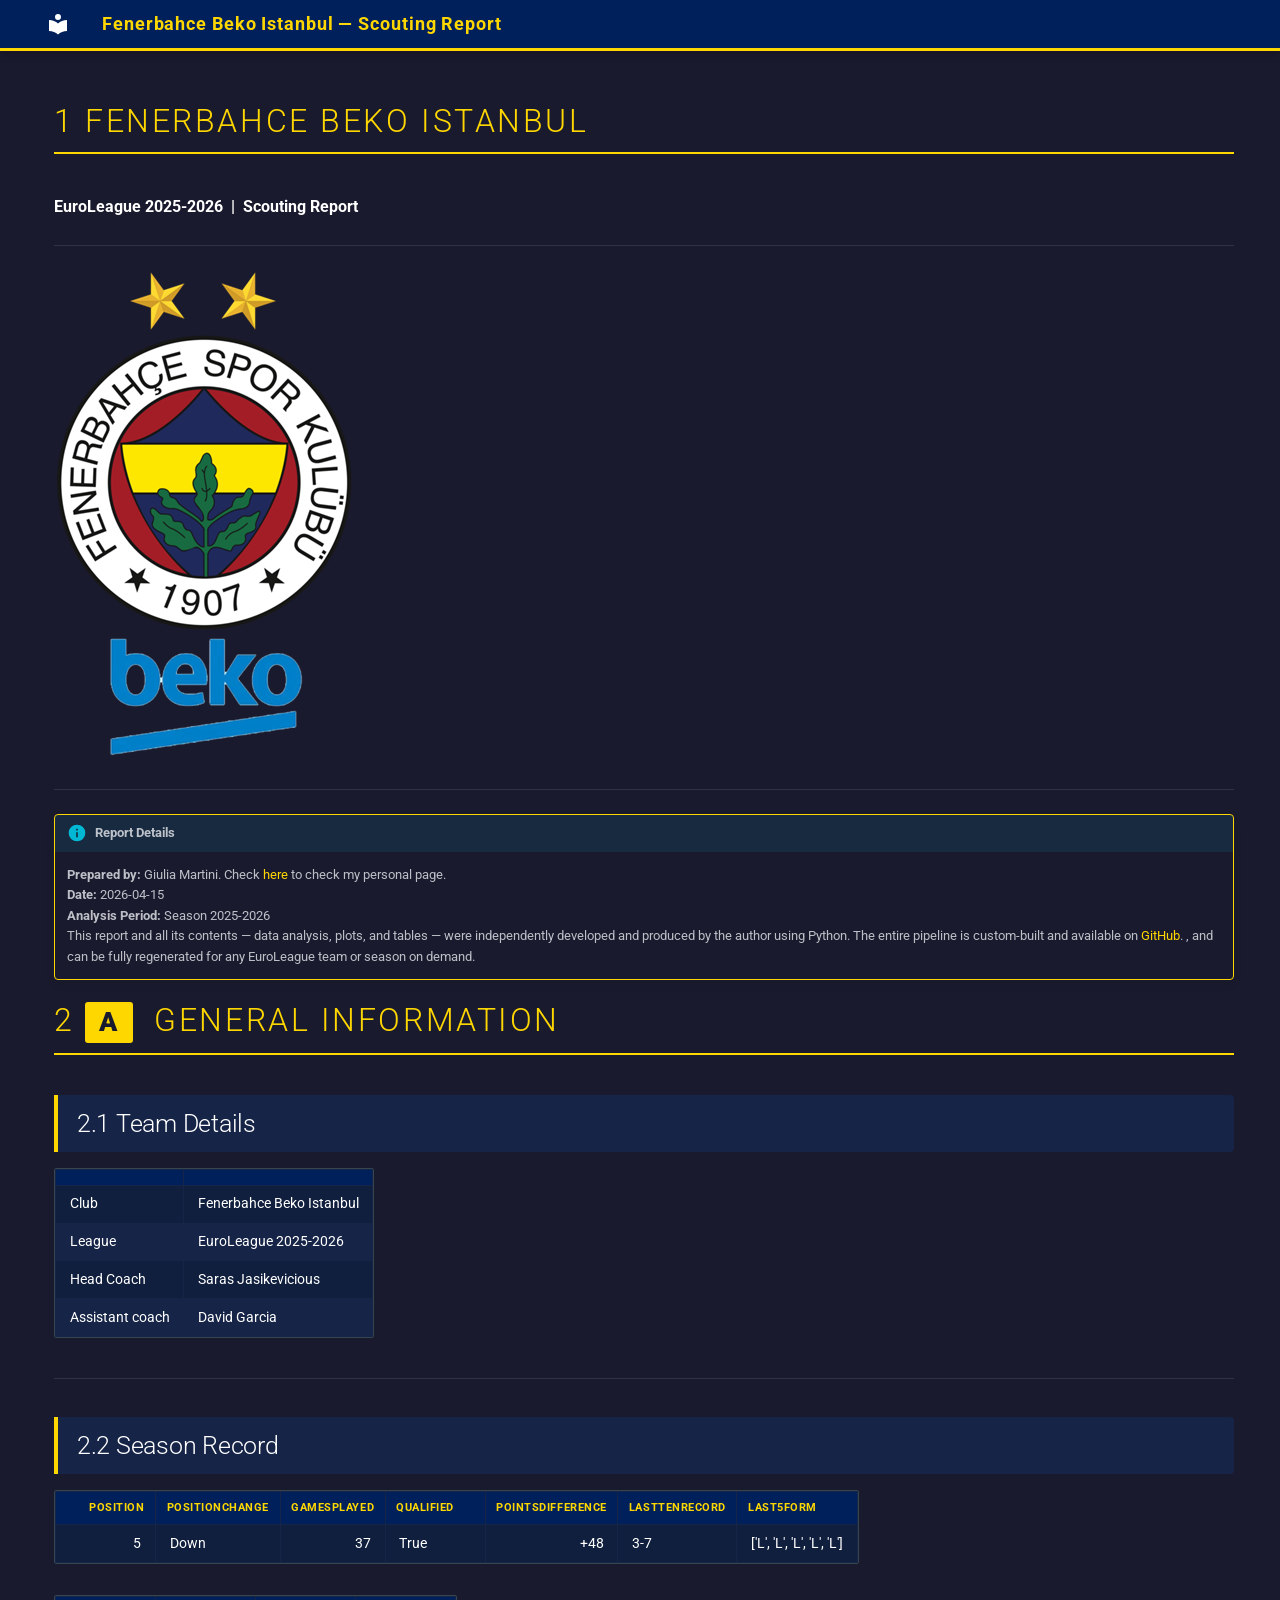
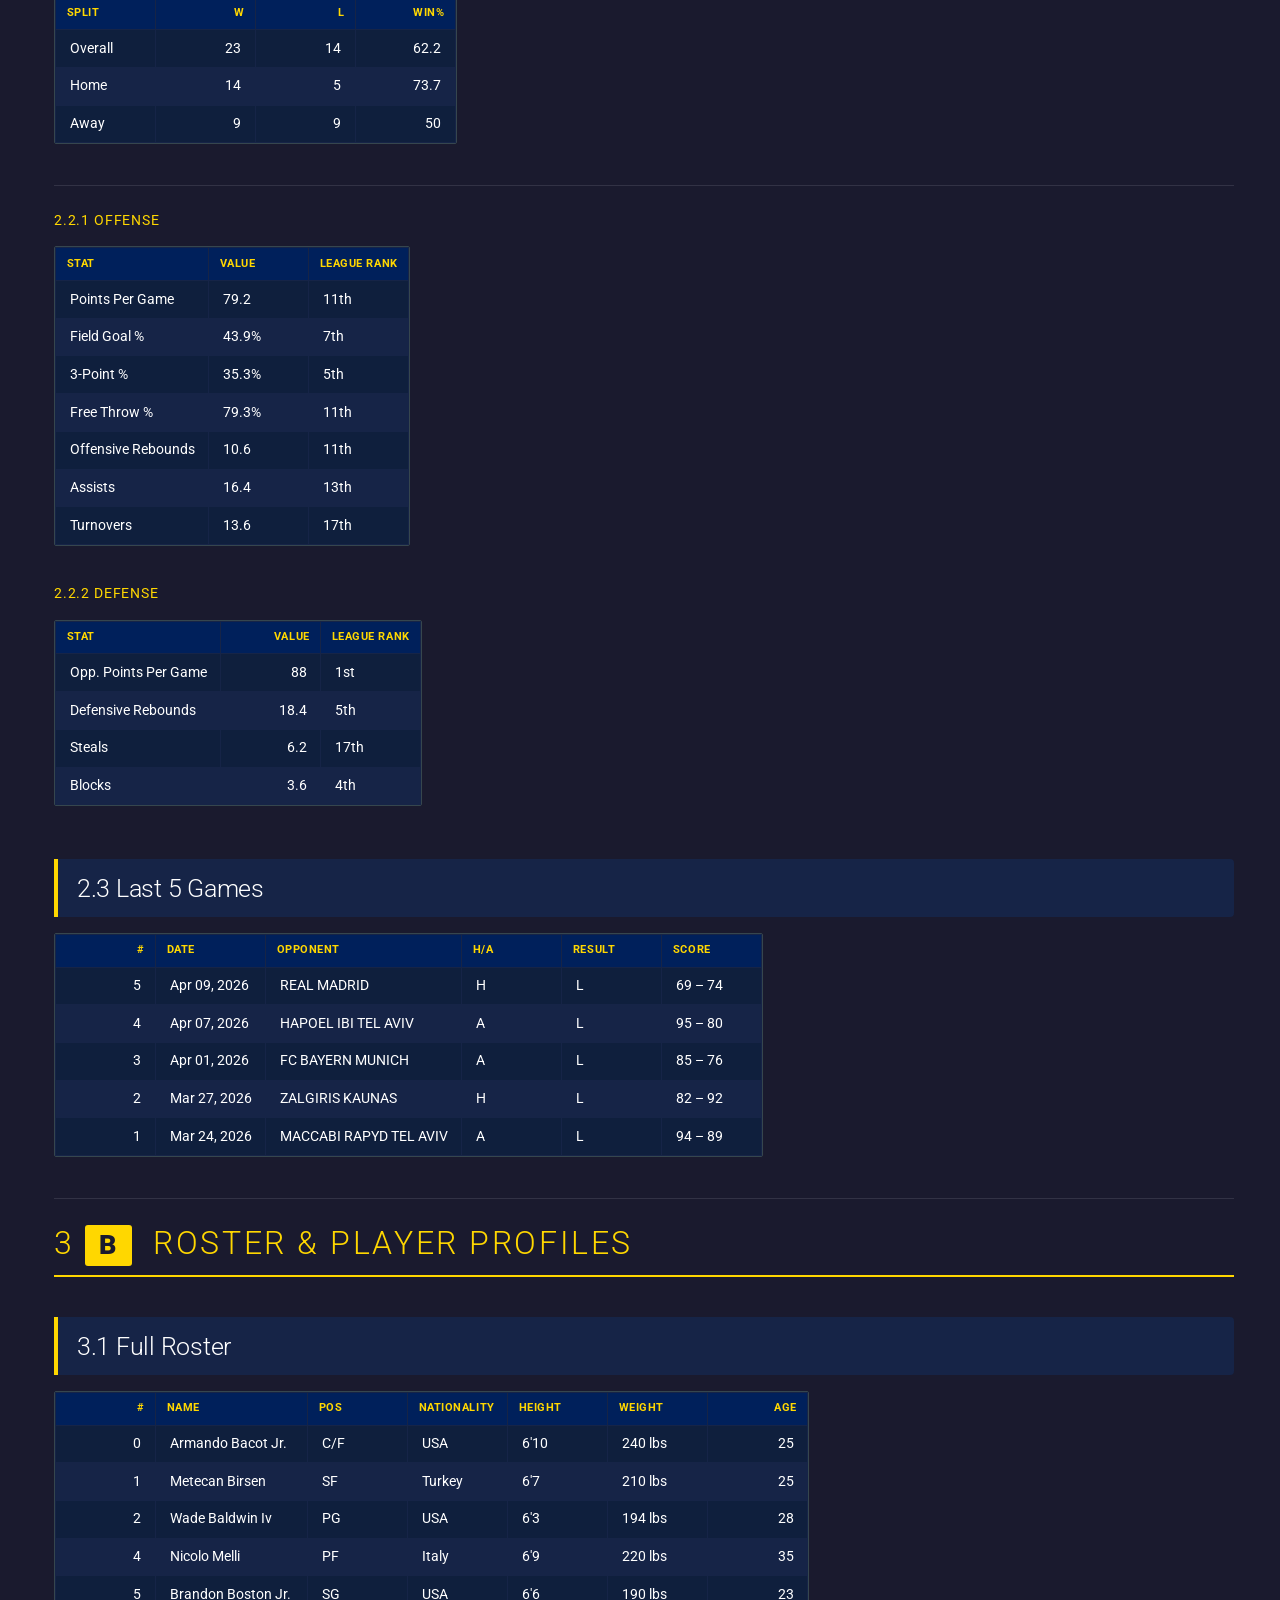
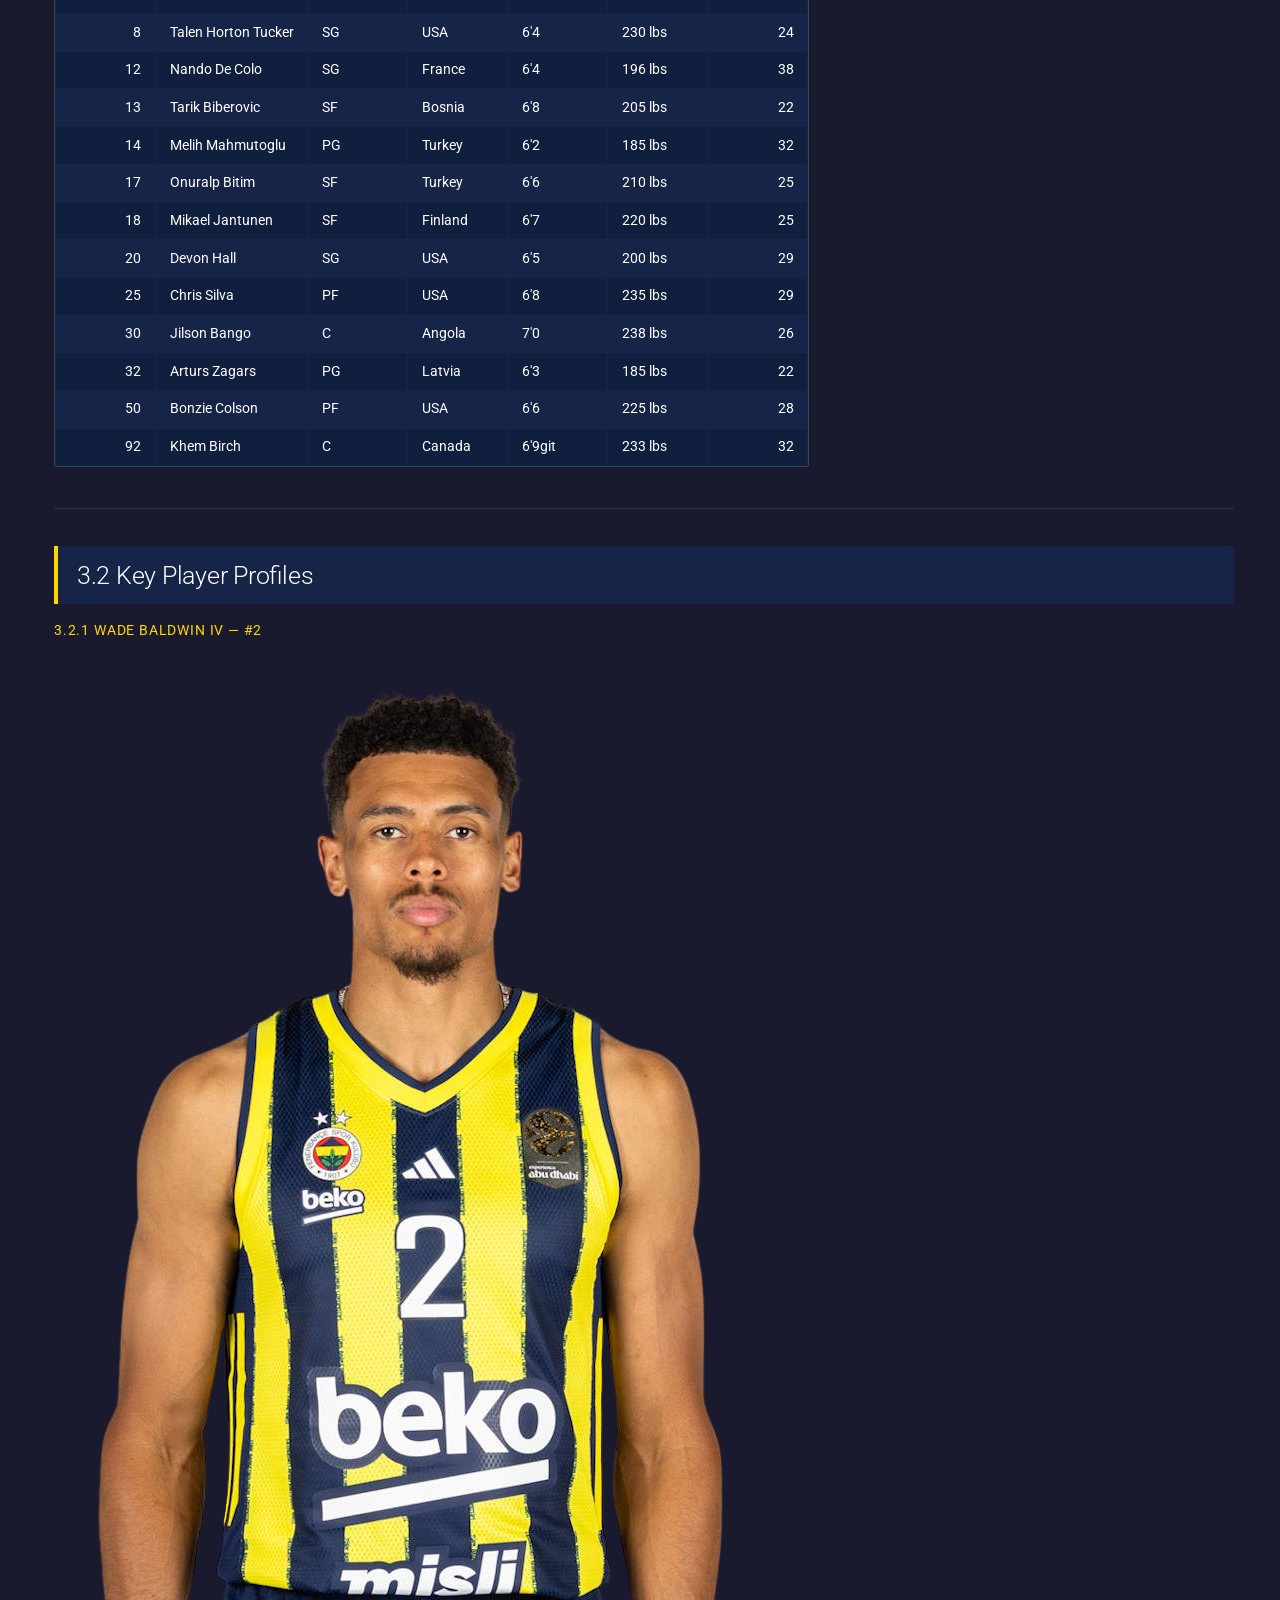
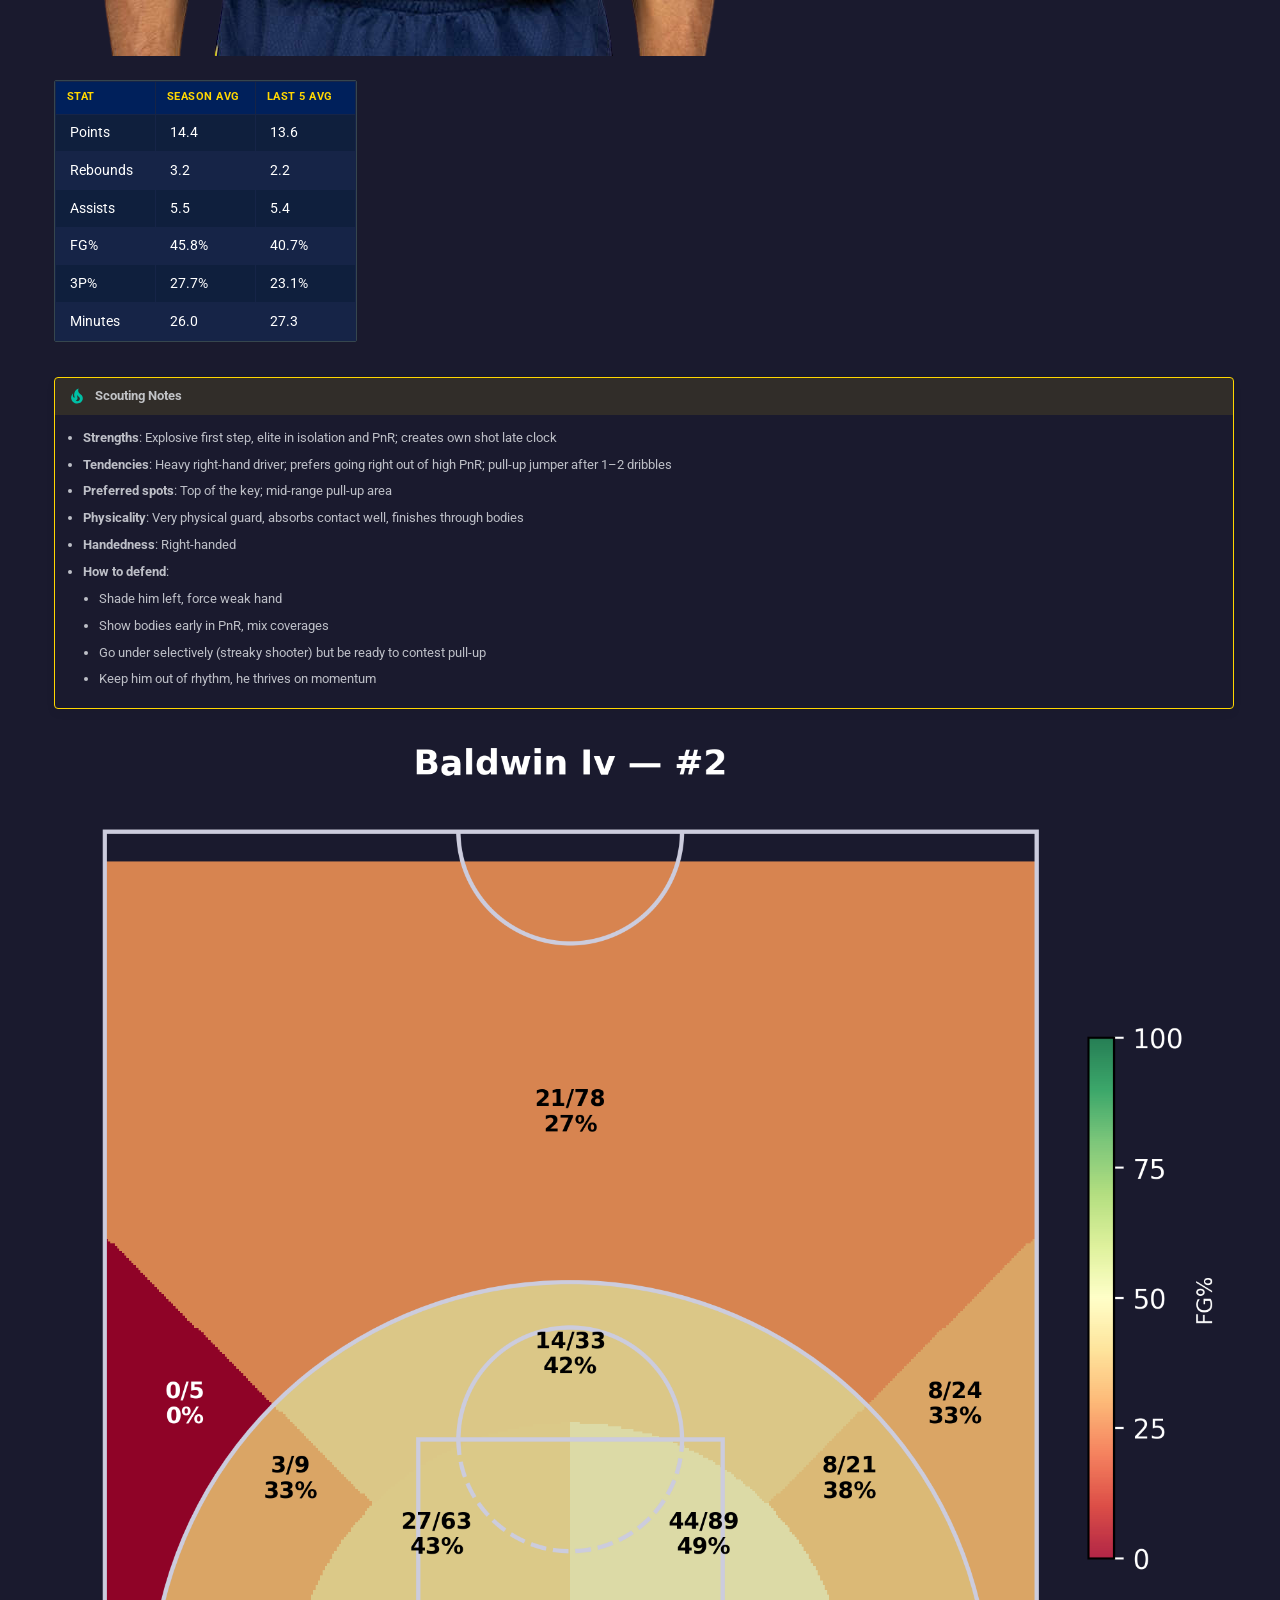
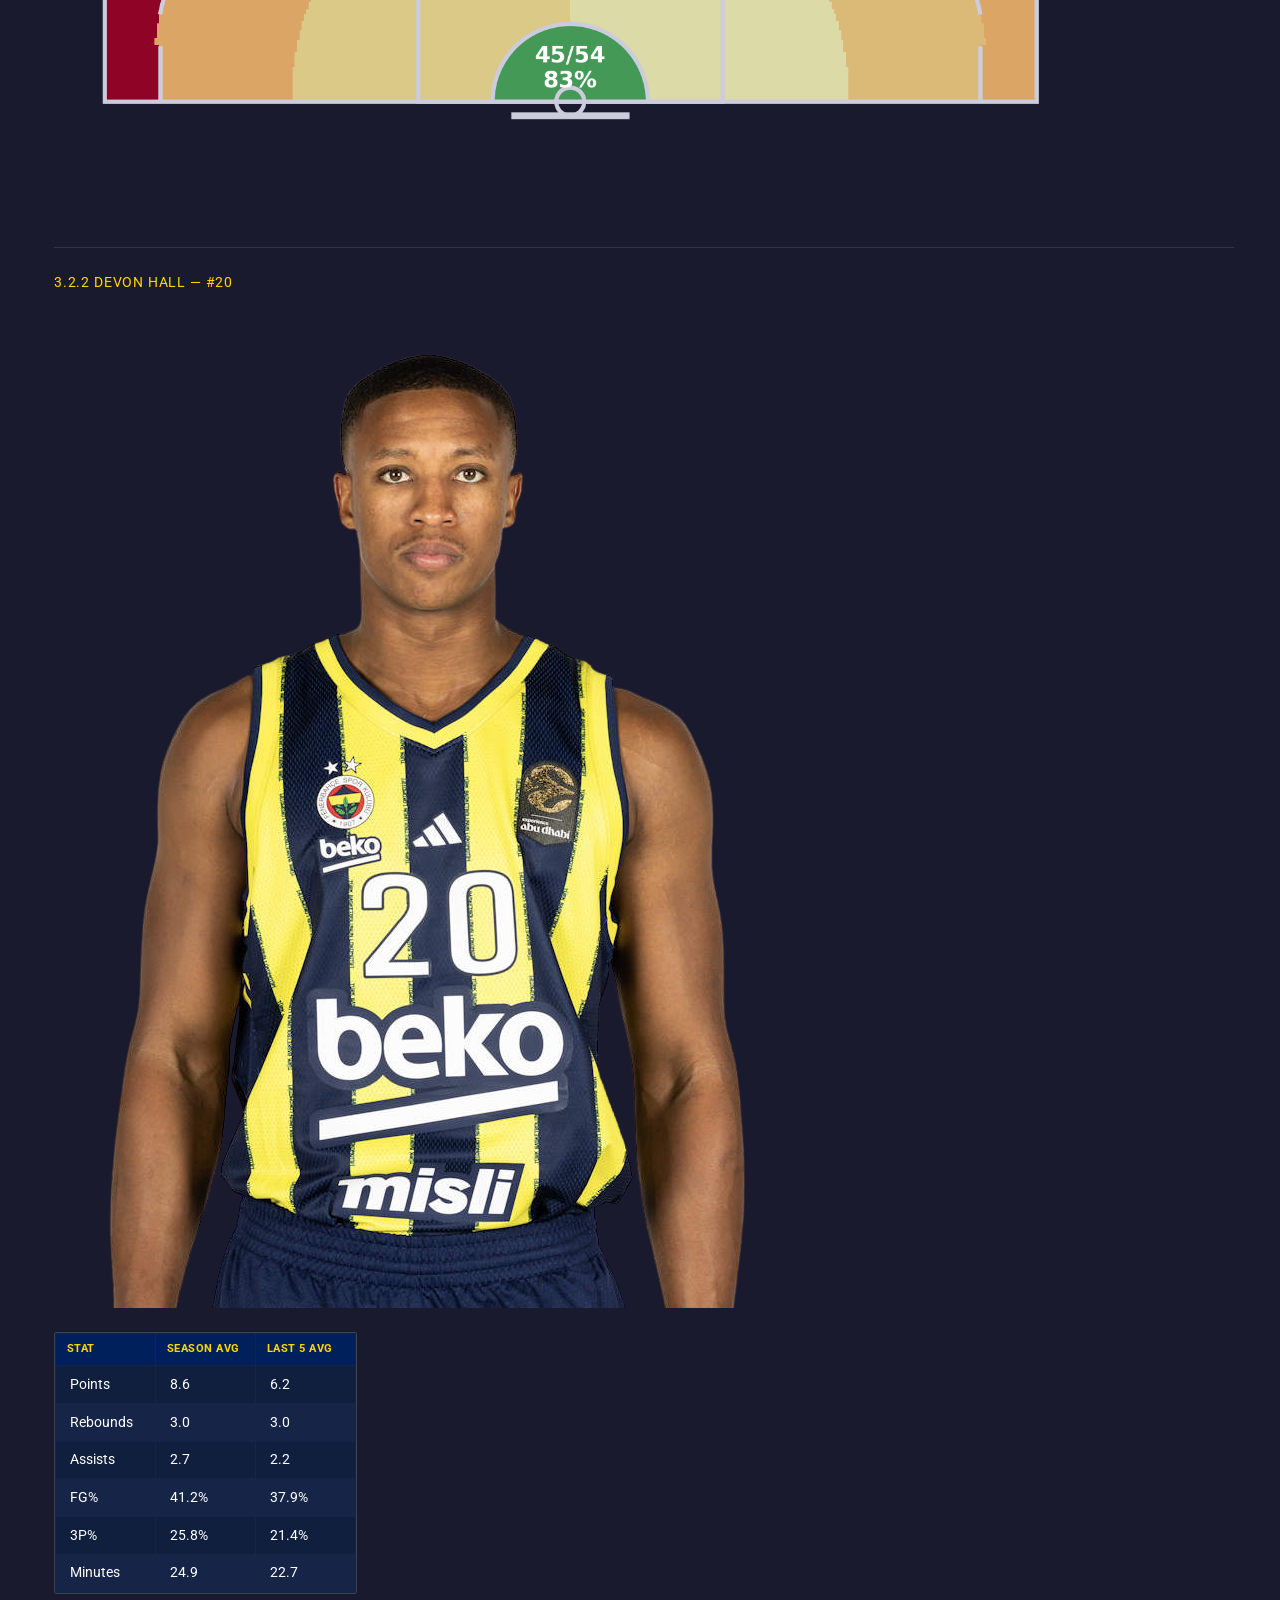
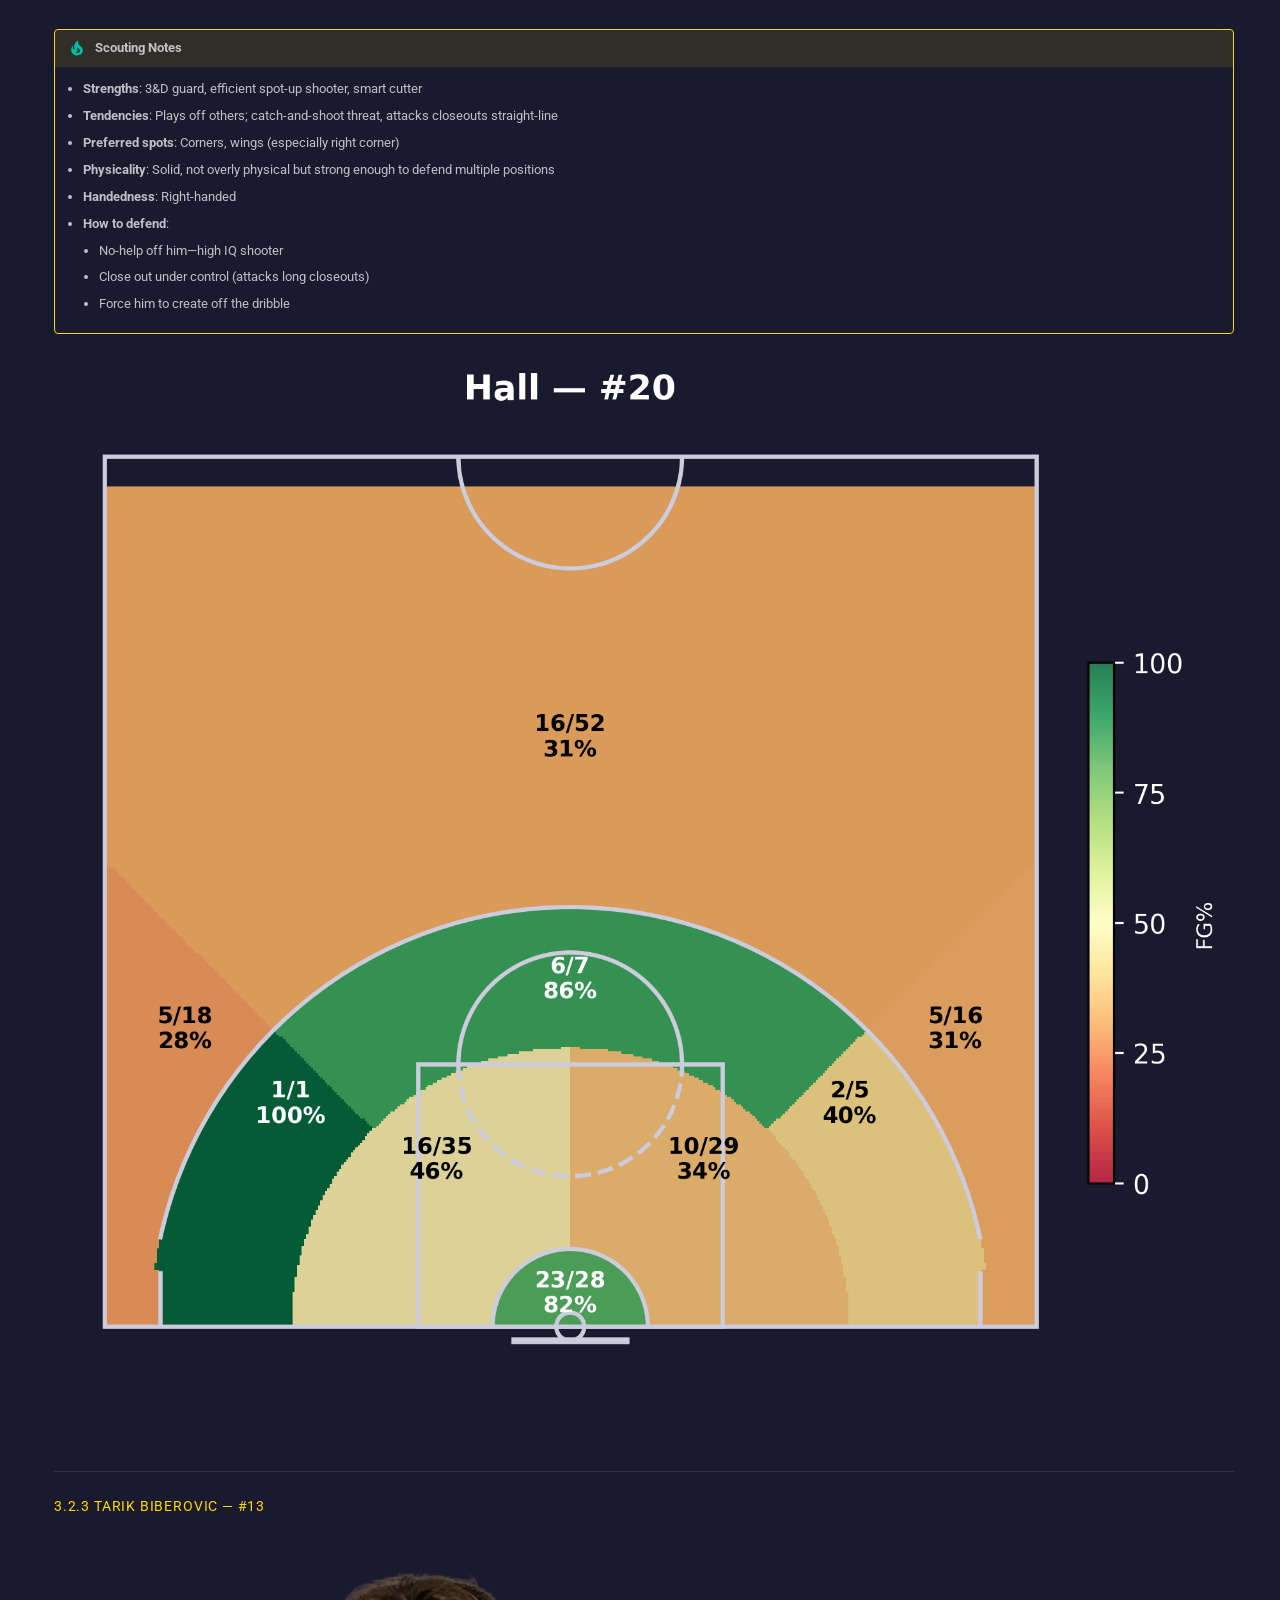
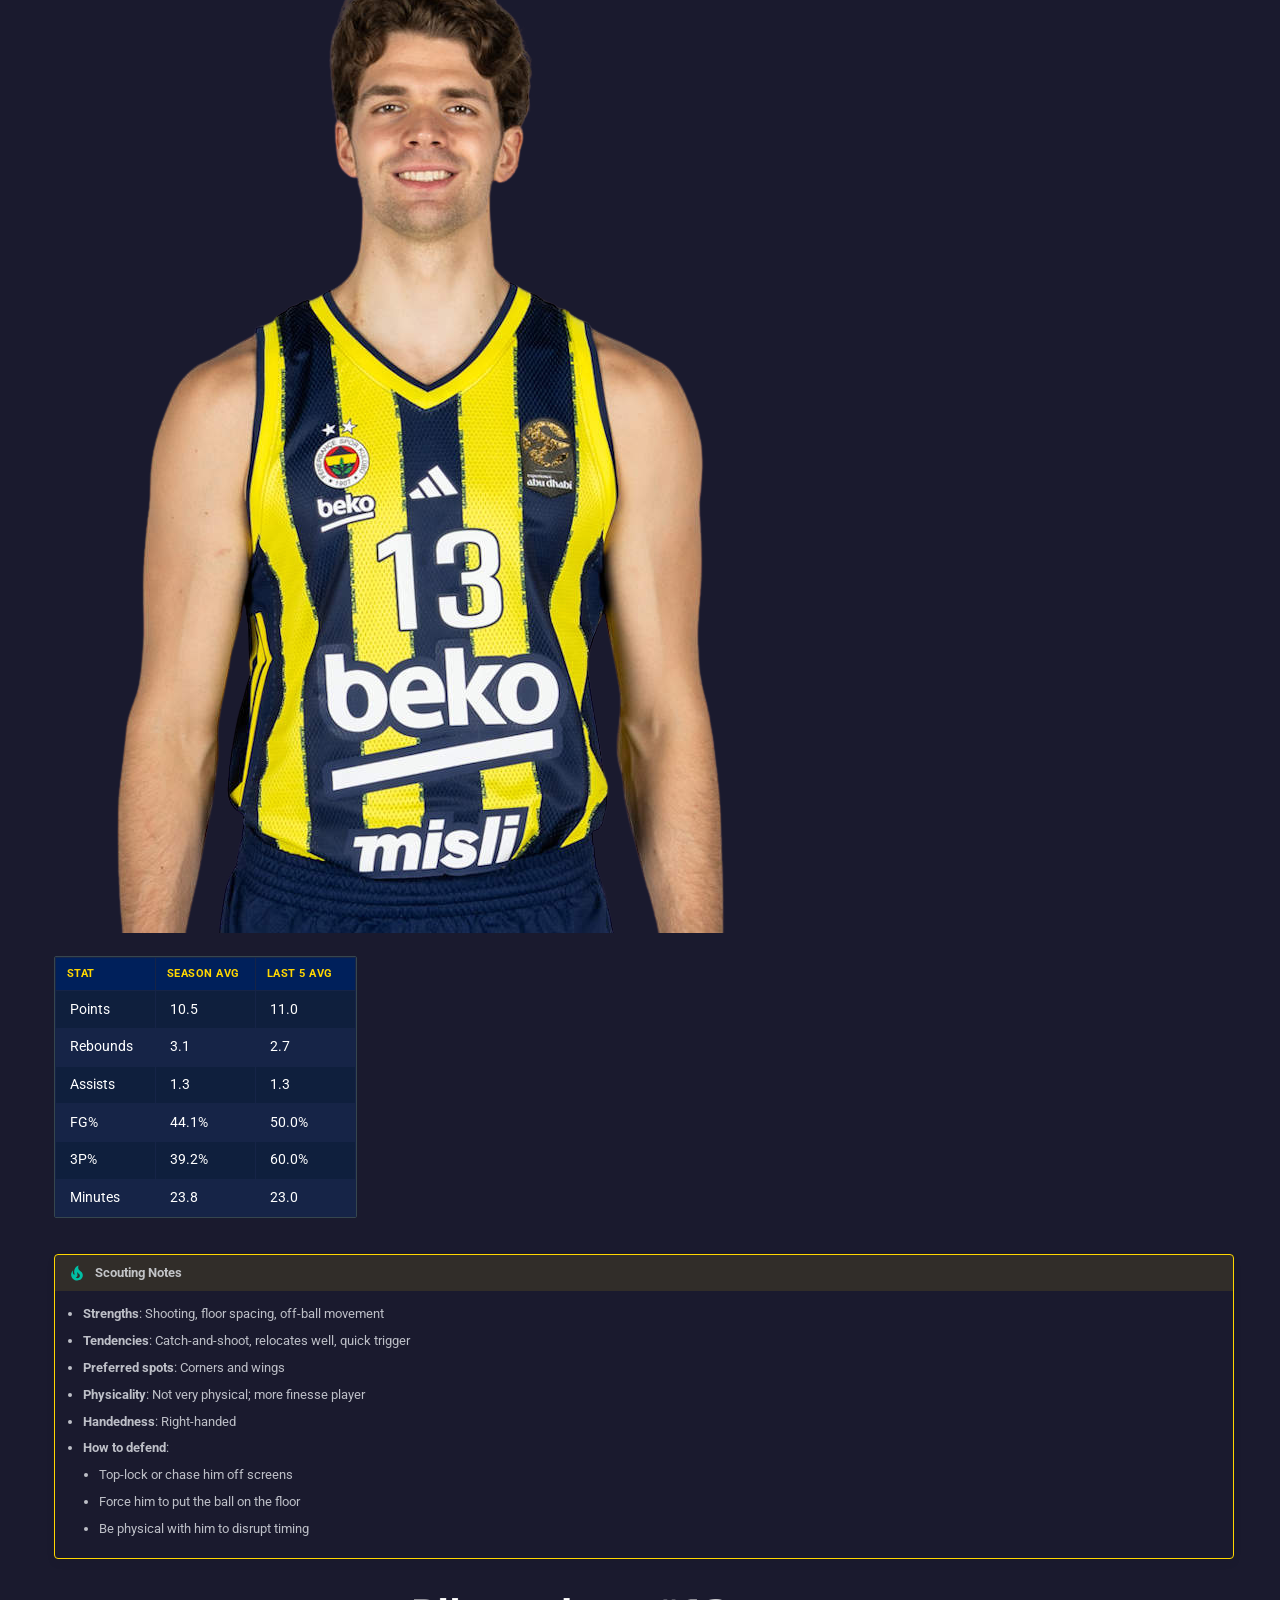
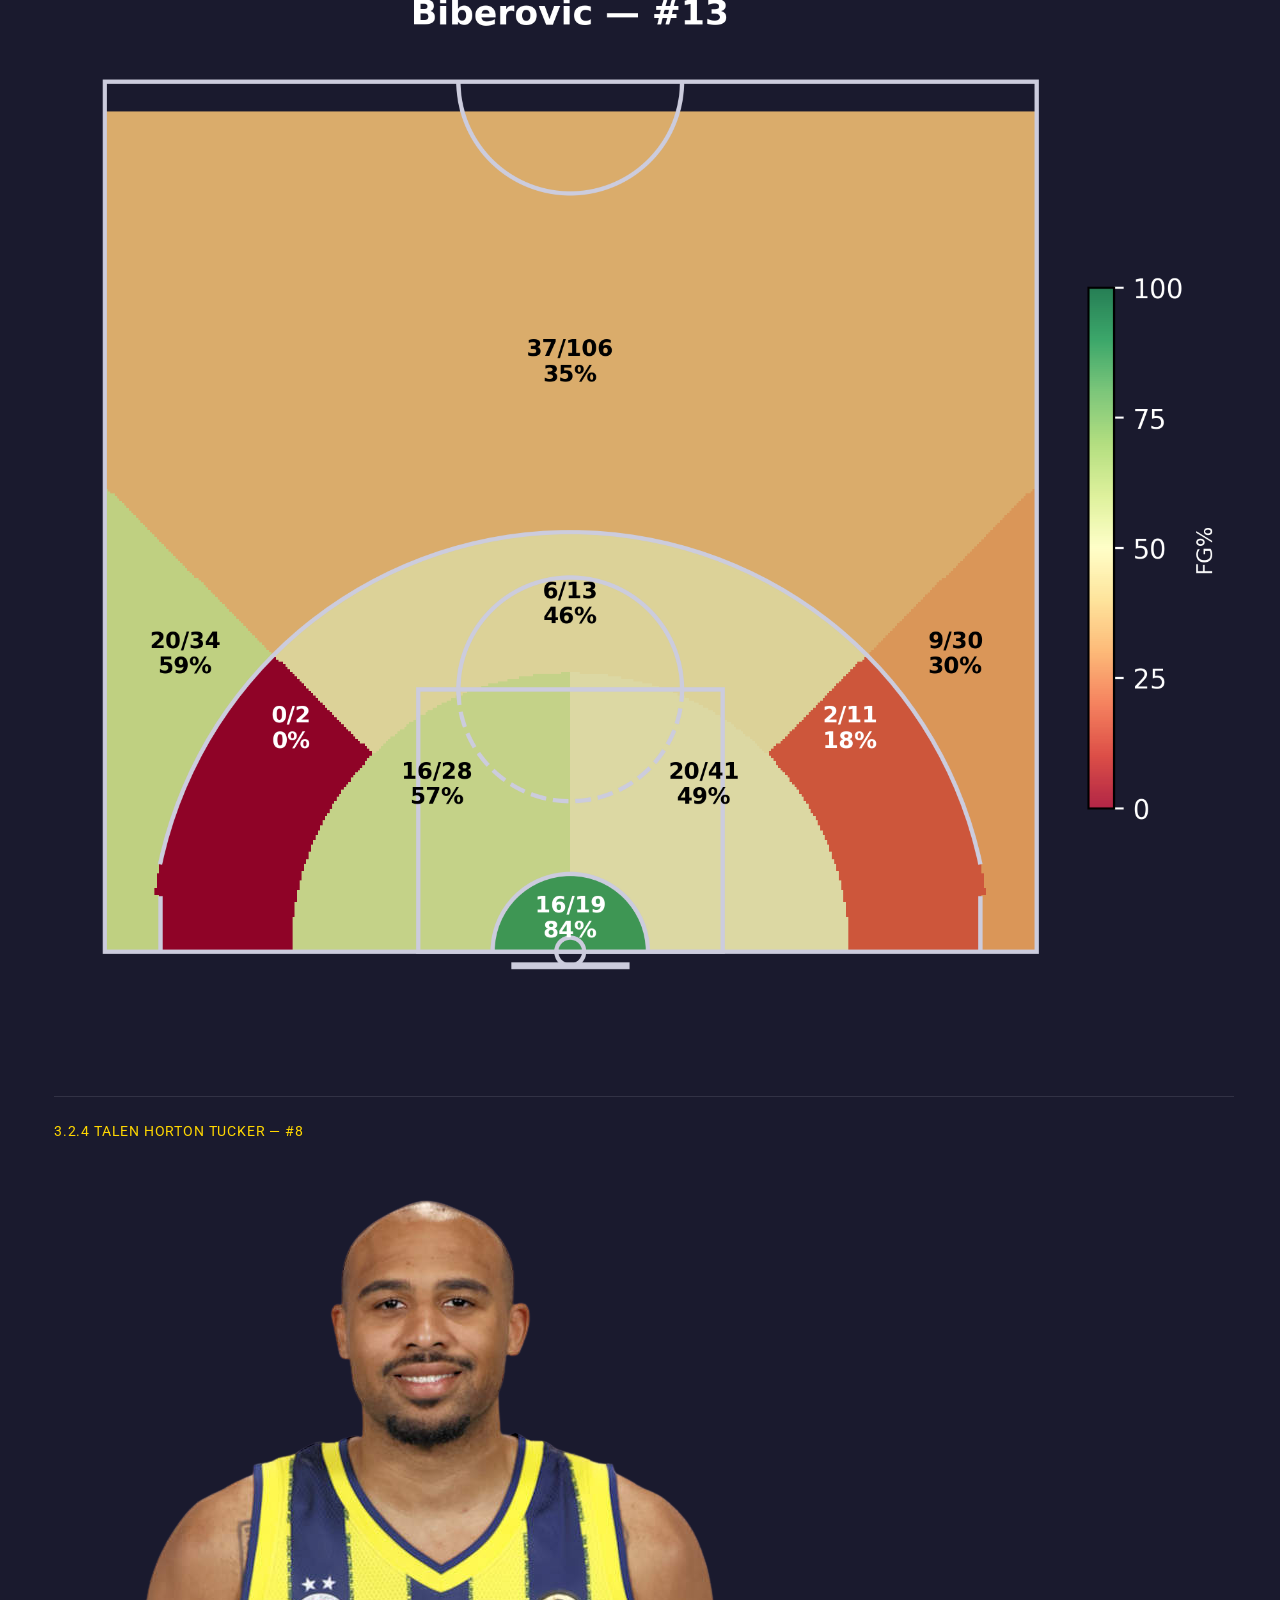
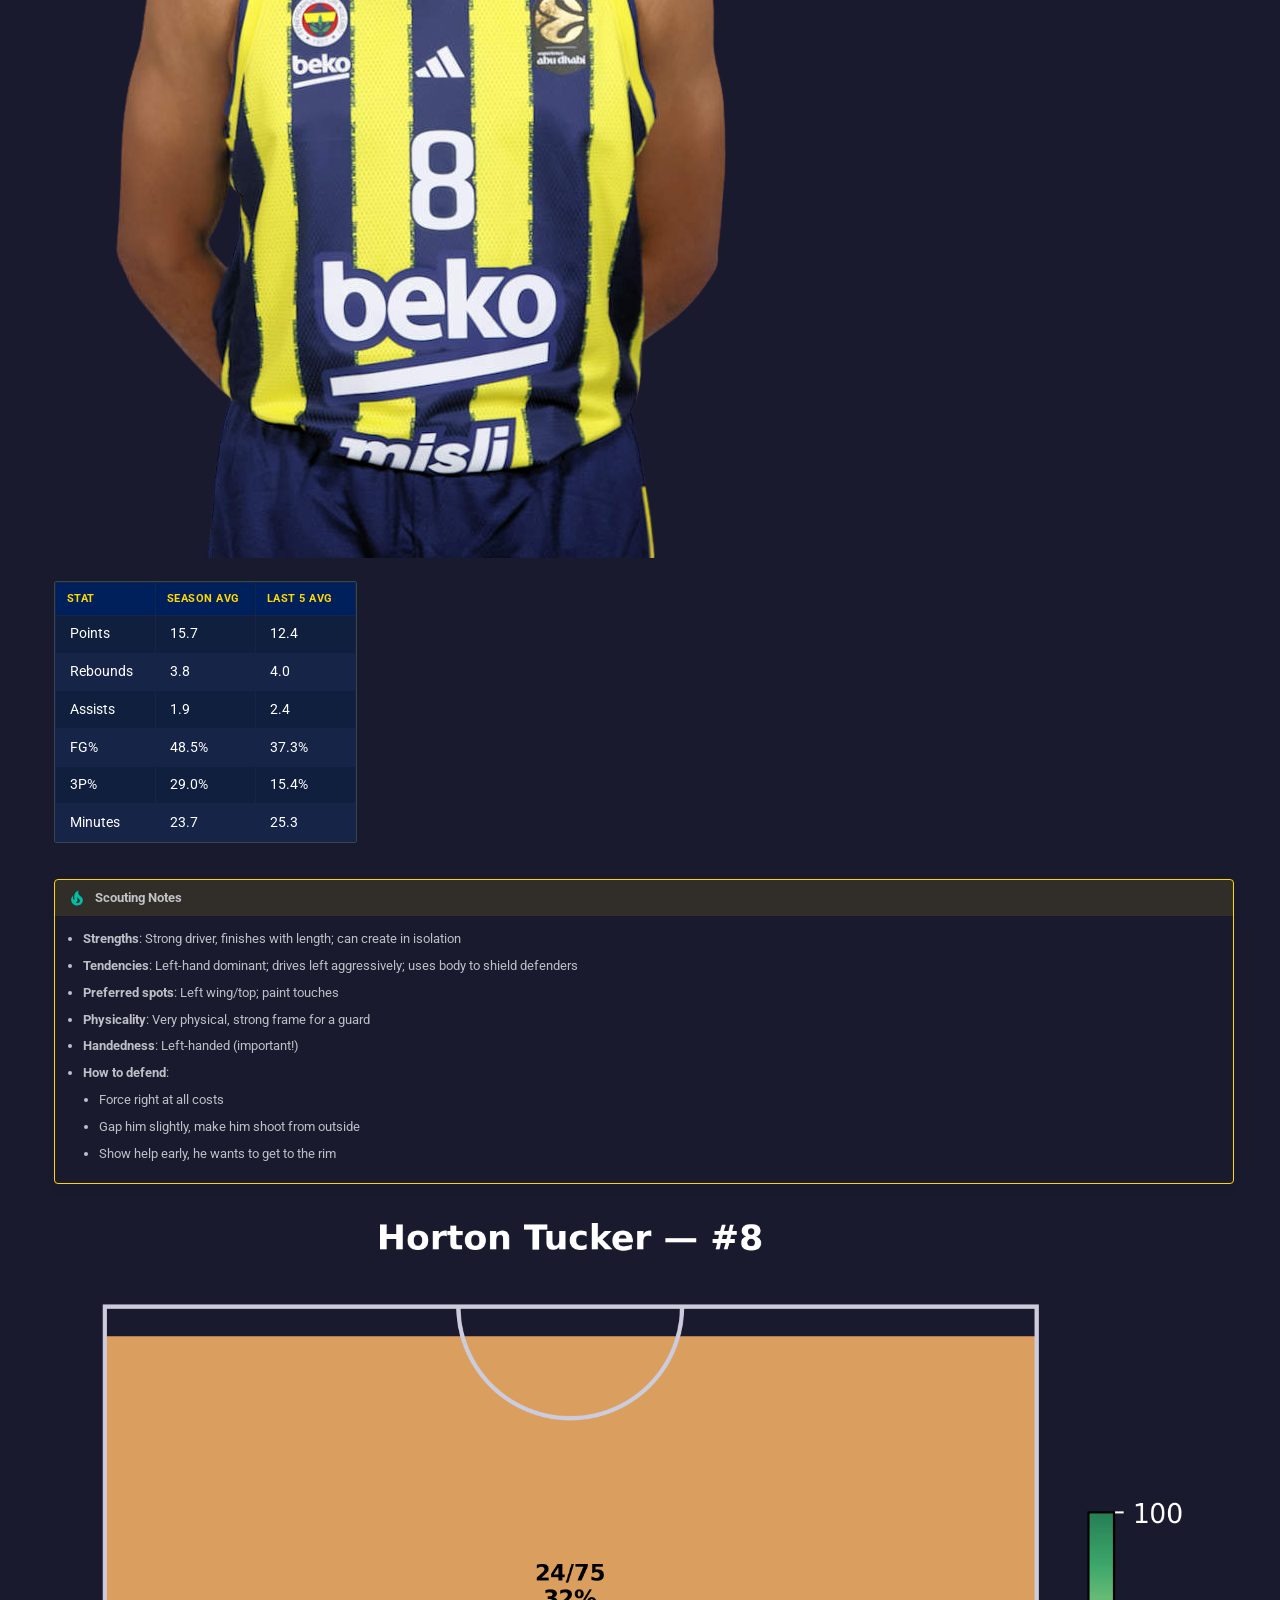
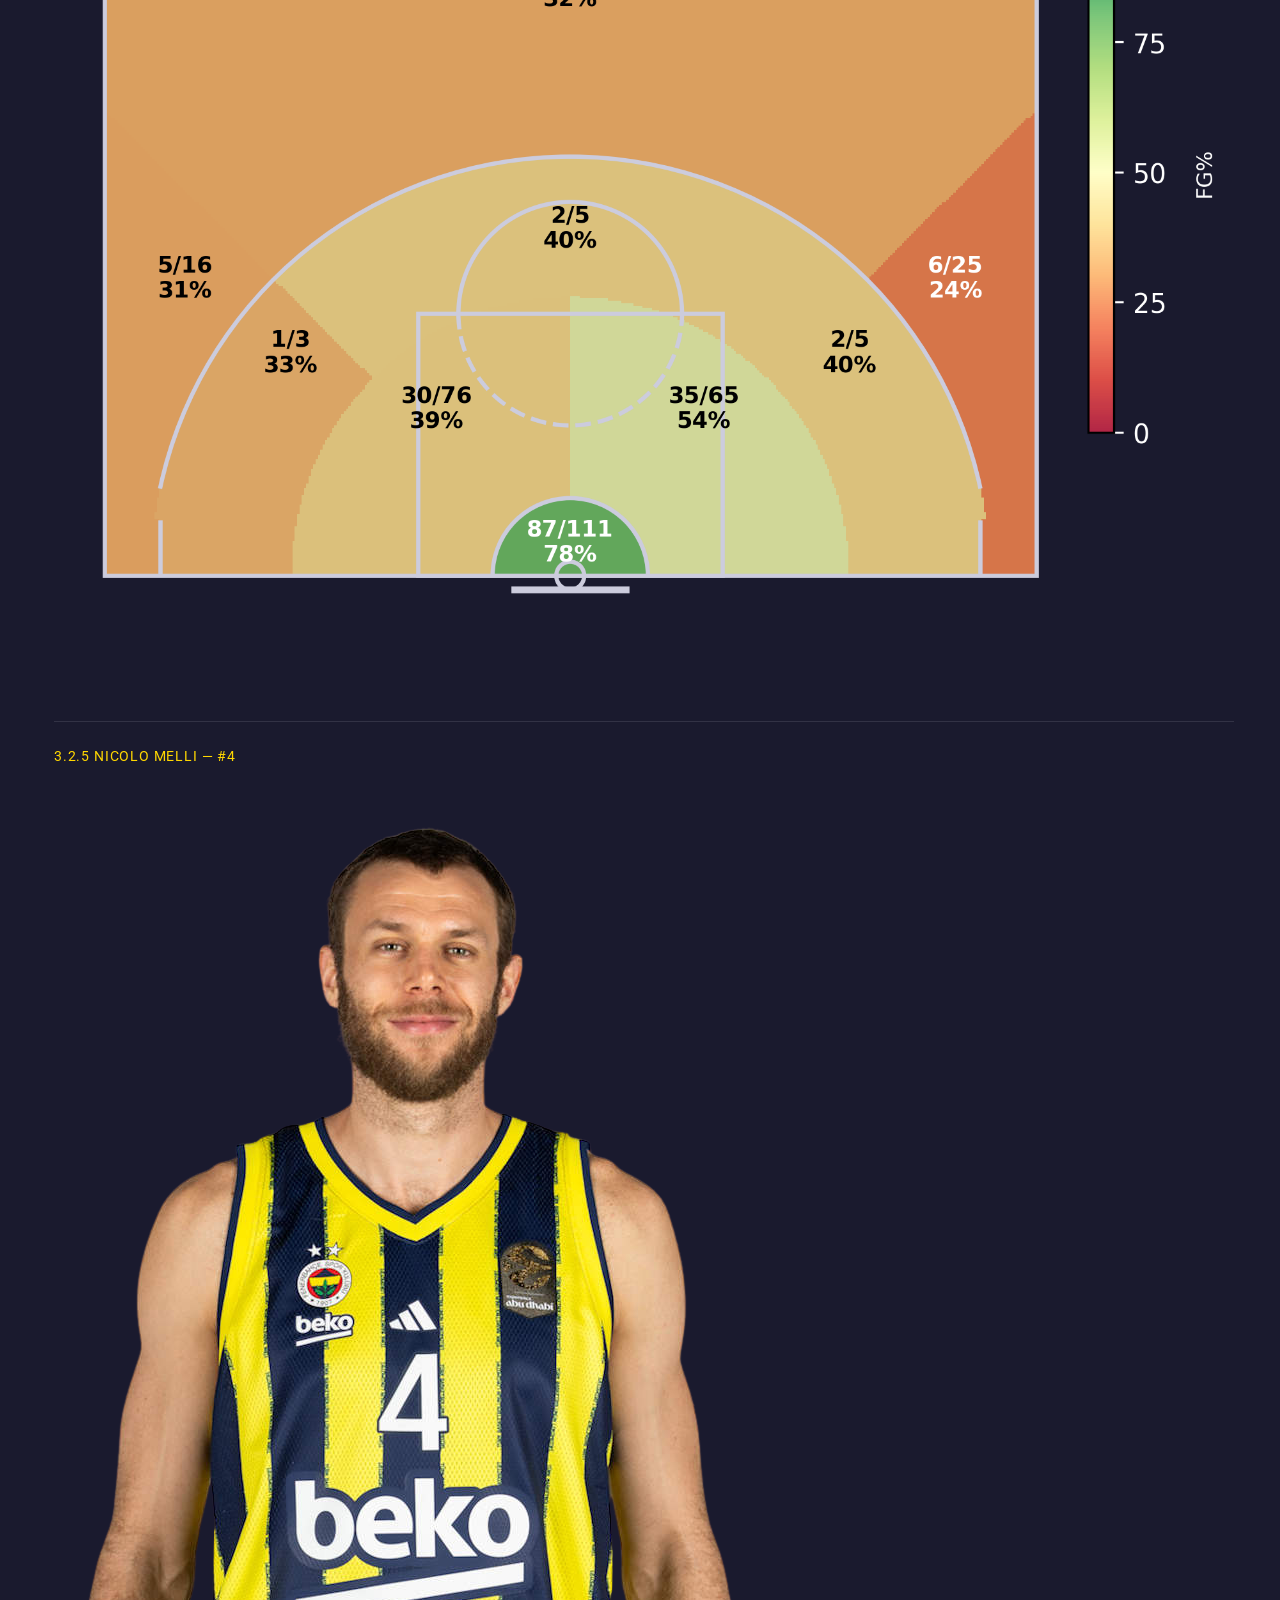
<file: print_page/index.html>
<!doctype html>
<html lang="en" class="no-js">
  <head>
    
      <meta charset="utf-8">
      <meta name="viewport" content="width=device-width,initial-scale=1">
      
        <meta name="description" content="EuroLeague 2025-2026 Scouting Report">
      
      
      
      
      
      
        
      
      
      <link rel="icon" href="../assets/images/favicon.png">
      <meta name="generator" content="mkdocs-1.6.1, mkdocs-material-9.7.6">
    
    
      
        <title>Print Site - Fenerbahce Beko Istanbul — Scouting Report</title>
      
    
    
      <link rel="stylesheet" href="../assets/stylesheets/main.484c7ddc.min.css">
      
        
        <link rel="stylesheet" href="../assets/stylesheets/palette.ab4e12ef.min.css">
      
      


    
    
      
    
    
      
        
        
        <link rel="preconnect" href="https://fonts.gstatic.com" crossorigin>
        <link rel="stylesheet" href="https://fonts.googleapis.com/css?family=Roboto:300,300i,400,400i,700,700i%7CRoboto+Mono:400,400i,700,700i&display=fallback">
        <style>:root{--md-text-font:"Roboto";--md-code-font:"Roboto Mono"}</style>
      
    
    
      <link rel="stylesheet" href="../css/print-site.css">
    
      <link rel="stylesheet" href="../css/print-site-material.css">
    
      <link rel="stylesheet" href="../stylesheets/extra.css">
    
    <script>__md_scope=new URL("/",location),__md_hash=e=>[...e].reduce(((e,_)=>(e<<5)-e+_.charCodeAt(0)),0),__md_get=(e,_=localStorage,t=__md_scope)=>JSON.parse(_.getItem(t.pathname+"."+e)),__md_set=(e,_,t=localStorage,a=__md_scope)=>{try{t.setItem(a.pathname+"."+e,JSON.stringify(_))}catch(e){}}</script>
    
      

    
    
  
        <script type="text/javascript">
        document.addEventListener('DOMContentLoaded', function () {
            remove_material_navigation();remove_mkdocs_theme_navigation();generate_toc();
        })
        </script>
        </head>
  
  
    
    
    
    
    
    <body dir="ltr" data-md-color-scheme="slate" data-md-color-primary="custom" data-md-color-accent="custom">
  
    
    <input class="md-toggle" data-md-toggle="drawer" type="checkbox" id="__drawer" autocomplete="off">
    <input class="md-toggle" data-md-toggle="search" type="checkbox" id="__search" autocomplete="off">
    <label class="md-overlay" for="__drawer"></label>
    <div data-md-component="skip">
      
        
        <a href="#index" class="md-skip">
          Skip to content
        </a>
      
    </div>
    <div data-md-component="announce">
      
    </div>
    
    
      

  

<header class="md-header md-header--shadow" data-md-component="header">
  <nav class="md-header__inner md-grid" aria-label="Header">
    <a href=".." title="Fenerbahce Beko Istanbul — Scouting Report" class="md-header__button md-logo" aria-label="Fenerbahce Beko Istanbul — Scouting Report" data-md-component="logo">
      
  
  <svg xmlns="http://www.w3.org/2000/svg" viewBox="0 0 24 24"><path d="M12 8a3 3 0 0 0 3-3 3 3 0 0 0-3-3 3 3 0 0 0-3 3 3 3 0 0 0 3 3m0 3.54C9.64 9.35 6.5 8 3 8v11c3.5 0 6.64 1.35 9 3.54 2.36-2.19 5.5-3.54 9-3.54V8c-3.5 0-6.64 1.35-9 3.54"/></svg>

    </a>
    <label class="md-header__button md-icon" for="__drawer">
      
      <svg xmlns="http://www.w3.org/2000/svg" viewBox="0 0 24 24"><path d="M3 6h18v2H3zm0 5h18v2H3zm0 5h18v2H3z"/></svg>
    </label>
    <div class="md-header__title" data-md-component="header-title">
      <div class="md-header__ellipsis">
        <div class="md-header__topic">
          <span class="md-ellipsis">
            Fenerbahce Beko Istanbul — Scouting Report
          </span>
        </div>
        <div class="md-header__topic" data-md-component="header-topic">
          <span class="md-ellipsis">
            
              Print Site
            
          </span>
        </div>
      </div>
    </div>
    
      
    
    
    
    
      
      
        <label class="md-header__button md-icon" for="__search">
          
          <svg xmlns="http://www.w3.org/2000/svg" viewBox="0 0 24 24"><path d="M9.5 3A6.5 6.5 0 0 1 16 9.5c0 1.61-.59 3.09-1.56 4.23l.27.27h.79l5 5-1.5 1.5-5-5v-.79l-.27-.27A6.52 6.52 0 0 1 9.5 16 6.5 6.5 0 0 1 3 9.5 6.5 6.5 0 0 1 9.5 3m0 2C7 5 5 7 5 9.5S7 14 9.5 14 14 12 14 9.5 12 5 9.5 5"/></svg>
        </label>
        <div class="md-search" data-md-component="search" role="dialog">
  <label class="md-search__overlay" for="__search"></label>
  <div class="md-search__inner" role="search">
    <form class="md-search__form" name="search">
      <input type="text" class="md-search__input" name="query" aria-label="Search" placeholder="Search" autocapitalize="off" autocorrect="off" autocomplete="off" spellcheck="false" data-md-component="search-query" required>
      <label class="md-search__icon md-icon" for="__search">
        
        <svg xmlns="http://www.w3.org/2000/svg" viewBox="0 0 24 24"><path d="M9.5 3A6.5 6.5 0 0 1 16 9.5c0 1.61-.59 3.09-1.56 4.23l.27.27h.79l5 5-1.5 1.5-5-5v-.79l-.27-.27A6.52 6.52 0 0 1 9.5 16 6.5 6.5 0 0 1 3 9.5 6.5 6.5 0 0 1 9.5 3m0 2C7 5 5 7 5 9.5S7 14 9.5 14 14 12 14 9.5 12 5 9.5 5"/></svg>
        
        <svg xmlns="http://www.w3.org/2000/svg" viewBox="0 0 24 24"><path d="M20 11v2H8l5.5 5.5-1.42 1.42L4.16 12l7.92-7.92L13.5 5.5 8 11z"/></svg>
      </label>
      <nav class="md-search__options" aria-label="Search">
        
        <button type="reset" class="md-search__icon md-icon" title="Clear" aria-label="Clear" tabindex="-1">
          
          <svg xmlns="http://www.w3.org/2000/svg" viewBox="0 0 24 24"><path d="M19 6.41 17.59 5 12 10.59 6.41 5 5 6.41 10.59 12 5 17.59 6.41 19 12 13.41 17.59 19 19 17.59 13.41 12z"/></svg>
        </button>
      </nav>
      
    </form>
    <div class="md-search__output">
      <div class="md-search__scrollwrap" tabindex="0" data-md-scrollfix>
        <div class="md-search-result" data-md-component="search-result">
          <div class="md-search-result__meta">
            Initializing search
          </div>
          <ol class="md-search-result__list" role="presentation"></ol>
        </div>
      </div>
    </div>
  </div>
</div>
      
    
    
  </nav>
  
</header>
    
    <div class="md-container" data-md-component="container">
      
      
        
          
        
      
      <main class="md-main" data-md-component="main">
        <div class="md-main__inner md-grid">
          
            
              
              <div class="md-sidebar md-sidebar--primary" data-md-component="sidebar" data-md-type="navigation" >
                <div class="md-sidebar__scrollwrap">
                  <div class="md-sidebar__inner">
                    



  

<nav class="md-nav md-nav--primary md-nav--integrated" aria-label="Navigation" data-md-level="0">
  <label class="md-nav__title" for="__drawer">
    <a href=".." title="Fenerbahce Beko Istanbul — Scouting Report" class="md-nav__button md-logo" aria-label="Fenerbahce Beko Istanbul — Scouting Report" data-md-component="logo">
      
  
  <svg xmlns="http://www.w3.org/2000/svg" viewBox="0 0 24 24"><path d="M12 8a3 3 0 0 0 3-3 3 3 0 0 0-3-3 3 3 0 0 0-3 3 3 3 0 0 0 3 3m0 3.54C9.64 9.35 6.5 8 3 8v11c3.5 0 6.64 1.35 9 3.54 2.36-2.19 5.5-3.54 9-3.54V8c-3.5 0-6.64 1.35-9 3.54"/></svg>

    </a>
    Fenerbahce Beko Istanbul — Scouting Report
  </label>
  
  <ul class="md-nav__list" data-md-scrollfix>
    
      
      
  
  
  
  
    <li class="md-nav__item">
      <a href=".." class="md-nav__link">
        
  
  
  <span class="md-ellipsis">
    
  
    Cover
  

    
  </span>
  
  

      </a>
    </li>
  

    
      
      
  
  
  
  
    <li class="md-nav__item">
      <a href="../section-a-general-information/" class="md-nav__link">
        
  
  
  <span class="md-ellipsis">
    
  
    General Information
  

    
  </span>
  
  

      </a>
    </li>
  

    
      
      
  
  
  
  
    <li class="md-nav__item">
      <a href="../section-b-roster-players/" class="md-nav__link">
        
  
  
  <span class="md-ellipsis">
    
  
    Roster & Player Profiles
  

    
  </span>
  
  

      </a>
    </li>
  

    
      
      
  
  
  
  
    <li class="md-nav__item">
      <a href="../section-c-offensive-analysis/" class="md-nav__link">
        
  
  
  <span class="md-ellipsis">
    
  
    Offensive Analysis
  

    
  </span>
  
  

      </a>
    </li>
  

    
      
      
  
  
  
  
    <li class="md-nav__item">
      <a href="../section-d-defensive-analysis/" class="md-nav__link">
        
  
  
  <span class="md-ellipsis">
    
  
    Defensive Analysis
  

    
  </span>
  
  

      </a>
    </li>
  

    
      
      
  
  
  
  
    <li class="md-nav__item">
      <a href="../section-e-transition-play/" class="md-nav__link">
        
  
  
  <span class="md-ellipsis">
    
  
    Transition Play
  

    
  </span>
  
  

      </a>
    </li>
  

    
      
      
  
  
  
  
    <li class="md-nav__item">
      <a href="../section-f-special-situations/" class="md-nav__link">
        
  
  
  <span class="md-ellipsis">
    
  
    Special Situations / Clutch Time
  

    
  </span>
  
  

      </a>
    </li>
  

    
      
      
  
  
  
  
    <li class="md-nav__item">
      <a href="../section-g-game-plan/" class="md-nav__link">
        
  
  
  <span class="md-ellipsis">
    
  
    Recommended Game Plan
  

    
  </span>
  
  

      </a>
    </li>
  

    
      
      
  
  
  
  
    <li class="md-nav__item">
      <a href="../section-h-additional_notes/" class="md-nav__link">
        
  
  
  <span class="md-ellipsis">
    
  
    Additional notes
  

    
  </span>
  
  

      </a>
    </li>
  

    
      
      
  
  
  
  
    <li class="md-nav__item">
      <a href="../appendix-box-scores/" class="md-nav__link">
        
  
  
  <span class="md-ellipsis">
    
  
    Appendix — Detailed Box Scores
  

    
  </span>
  
  

      </a>
    </li>
  

    
  </ul>
</nav>
                  </div>
                </div>
              </div>
            
            
          
          
            <div class="md-content" data-md-component="content">
              
              <article class="md-content__inner md-typeset">
                
                  



<div id="print-site-page" class="print-site-enumerate-headings print-site-enumerate-figures">
        <section class="print-page">
            <div id="print-page-toc" data-toc-depth="3">
                <nav role='navigation' class='print-page-toc-nav'>
                <h1 class='print-page-toc-title'>Table of Contents</h1>
                </nav>
            </div>
        </section>
        <section class="print-page" id="index" heading-number="1"><h1 id="index-fenerbahce-beko-istanbul">Fenerbahce Beko Istanbul</h1>
<p><strong>EuroLeague 2025-2026  &nbsp;|&nbsp; Scouting Report</strong></p>
<hr />
<p><img alt="alt text" src="../images/ULK_logo.png" /></p>
<hr />
<div class="admonition info">
<p class="admonition-title">Report Details</p>
<p><strong>Prepared by:</strong> Giulia Martini. Check <a href="https://martinig94.github.io/about_me/">here</a> to check my personal page.<br />
<strong>Date:</strong> 2026-04-15 <br />
<strong>Analysis Period:</strong> Season 2025-2026 <br />
This report and all its contents — data analysis, plots, and tables — were independently developed and produced by the author using Python.
The entire pipeline is custom-built and available on <a href="https://github.com/martinig94/basketball_analytics">GitHub</a>. , and can be fully regenerated for any EuroLeague team or season on demand.</p>
</div></section><section class="print-page" id="section-a-general-information" heading-number="2"><h1 id="section-a-general-information-a-general-information"><span class="section-badge">A</span> General Information</h1>
<h2 id="section-a-general-information-team-details">Team Details</h2>
<table>
<thead>
<tr>
<th></th>
<th></th>
</tr>
</thead>
<tbody>
<tr>
<td>Club</td>
<td>Fenerbahce Beko Istanbul</td>
</tr>
<tr>
<td>League</td>
<td>EuroLeague 2025-2026</td>
</tr>
<tr>
<td>Head Coach</td>
<td>Saras Jasikevicious</td>
</tr>
<tr>
<td>Assistant coach</td>
<td>David Garcia</td>
</tr>
</tbody>
</table>
<hr />
<h2 id="section-a-general-information-season-record">Season Record</h2>
<!-- START_TABLE RANKING -->
<table>
<thead>
<tr>
<th style="text-align: right;">position</th>
<th style="text-align: left;">positionChange</th>
<th style="text-align: right;">gamesPlayed</th>
<th style="text-align: left;">qualified</th>
<th style="text-align: right;">pointsDifference</th>
<th style="text-align: left;">lastTenRecord</th>
<th style="text-align: left;">last5Form</th>
</tr>
</thead>
<tbody>
<tr>
<td style="text-align: right;">5</td>
<td style="text-align: left;">Down</td>
<td style="text-align: right;">37</td>
<td style="text-align: left;">True</td>
<td style="text-align: right;">+48</td>
<td style="text-align: left;">3-7</td>
<td style="text-align: left;">['L', 'L', 'L', 'L', 'L']</td>
</tr>
</tbody>
</table>
<!-- END_TABLE RANKING -->

<!-- START_TABLE SEASON-RECORD -->
<table>
<thead>
<tr>
<th style="text-align: left;">Split</th>
<th style="text-align: right;">W</th>
<th style="text-align: right;">L</th>
<th style="text-align: right;">Win%</th>
</tr>
</thead>
<tbody>
<tr>
<td style="text-align: left;">Overall</td>
<td style="text-align: right;">23</td>
<td style="text-align: right;">14</td>
<td style="text-align: right;">62.2</td>
</tr>
<tr>
<td style="text-align: left;">Home</td>
<td style="text-align: right;">14</td>
<td style="text-align: right;">5</td>
<td style="text-align: right;">73.7</td>
</tr>
<tr>
<td style="text-align: left;">Away</td>
<td style="text-align: right;">9</td>
<td style="text-align: right;">9</td>
<td style="text-align: right;">50</td>
</tr>
</tbody>
</table>
<!-- END_TABLE SEASON-RECORD -->
<hr />
<h3 id="section-a-general-information-offense">Offense</h3>
<!-- START_TABLE TEAM-STATS-OFFENSE -->
<table>
<thead>
<tr>
<th style="text-align: left;">Stat</th>
<th style="text-align: left;">Value</th>
<th style="text-align: left;">League Rank</th>
</tr>
</thead>
<tbody>
<tr>
<td style="text-align: left;">Points Per Game</td>
<td style="text-align: left;">79.2</td>
<td style="text-align: left;">11th</td>
</tr>
<tr>
<td style="text-align: left;">Field Goal %</td>
<td style="text-align: left;">43.9%</td>
<td style="text-align: left;">7th</td>
</tr>
<tr>
<td style="text-align: left;">3-Point %</td>
<td style="text-align: left;">35.3%</td>
<td style="text-align: left;">5th</td>
</tr>
<tr>
<td style="text-align: left;">Free Throw %</td>
<td style="text-align: left;">79.3%</td>
<td style="text-align: left;">11th</td>
</tr>
<tr>
<td style="text-align: left;">Offensive Rebounds</td>
<td style="text-align: left;">10.6</td>
<td style="text-align: left;">11th</td>
</tr>
<tr>
<td style="text-align: left;">Assists</td>
<td style="text-align: left;">16.4</td>
<td style="text-align: left;">13th</td>
</tr>
<tr>
<td style="text-align: left;">Turnovers</td>
<td style="text-align: left;">13.6</td>
<td style="text-align: left;">17th</td>
</tr>
</tbody>
</table>
<!-- END_TABLE TEAM-STATS-OFFENSE -->
<h3 id="section-a-general-information-defense">Defense</h3>
<!-- START_TABLE TEAM-STATS-DIFENSE -->
<table>
<thead>
<tr>
<th style="text-align: left;">Stat</th>
<th style="text-align: right;">Value</th>
<th style="text-align: left;">League Rank</th>
</tr>
</thead>
<tbody>
<tr>
<td style="text-align: left;">Opp. Points Per Game</td>
<td style="text-align: right;">88</td>
<td style="text-align: left;">1st</td>
</tr>
<tr>
<td style="text-align: left;">Defensive Rebounds</td>
<td style="text-align: right;">18.4</td>
<td style="text-align: left;">5th</td>
</tr>
<tr>
<td style="text-align: left;">Steals</td>
<td style="text-align: right;">6.2</td>
<td style="text-align: left;">17th</td>
</tr>
<tr>
<td style="text-align: left;">Blocks</td>
<td style="text-align: right;">3.6</td>
<td style="text-align: left;">4th</td>
</tr>
</tbody>
</table>
<!-- END_TABLE TEAM-STATS-DIFENSE -->

<h2 id="section-a-general-information-last-5-games">Last 5 Games</h2>
<!-- START_TABLE SEASON-RECORD-5 -->
<table>
<thead>
<tr>
<th style="text-align: right;">#</th>
<th style="text-align: left;">Date</th>
<th style="text-align: left;">Opponent</th>
<th style="text-align: left;">H/A</th>
<th style="text-align: left;">Result</th>
<th style="text-align: left;">Score</th>
</tr>
</thead>
<tbody>
<tr>
<td style="text-align: right;">5</td>
<td style="text-align: left;">Apr 09, 2026</td>
<td style="text-align: left;">REAL MADRID</td>
<td style="text-align: left;">H</td>
<td style="text-align: left;">L</td>
<td style="text-align: left;">69 – 74</td>
</tr>
<tr>
<td style="text-align: right;">4</td>
<td style="text-align: left;">Apr 07, 2026</td>
<td style="text-align: left;">HAPOEL IBI TEL AVIV</td>
<td style="text-align: left;">A</td>
<td style="text-align: left;">L</td>
<td style="text-align: left;">95 – 80</td>
</tr>
<tr>
<td style="text-align: right;">3</td>
<td style="text-align: left;">Apr 01, 2026</td>
<td style="text-align: left;">FC BAYERN MUNICH</td>
<td style="text-align: left;">A</td>
<td style="text-align: left;">L</td>
<td style="text-align: left;">85 – 76</td>
</tr>
<tr>
<td style="text-align: right;">2</td>
<td style="text-align: left;">Mar 27, 2026</td>
<td style="text-align: left;">ZALGIRIS KAUNAS</td>
<td style="text-align: left;">H</td>
<td style="text-align: left;">L</td>
<td style="text-align: left;">82 – 92</td>
</tr>
<tr>
<td style="text-align: right;">1</td>
<td style="text-align: left;">Mar 24, 2026</td>
<td style="text-align: left;">MACCABI RAPYD TEL AVIV</td>
<td style="text-align: left;">A</td>
<td style="text-align: left;">L</td>
<td style="text-align: left;">94 – 89</td>
</tr>
</tbody>
</table>
<!-- END_TABLE SEASON-RECORD-5 -->
<hr /></section><section class="print-page" id="section-b-roster-players" heading-number="3"><h1 id="section-b-roster-players-b-roster-player-profiles"><span class="section-badge">B</span> Roster &amp; Player Profiles</h1>
<h2 id="section-b-roster-players-full-roster">Full Roster</h2>
<!-- START_TABLE ROSTER -->
<table>
<thead>
<tr>
<th style="text-align: right;">#</th>
<th style="text-align: left;">Name</th>
<th style="text-align: left;">Pos</th>
<th style="text-align: left;">Nationality</th>
<th style="text-align: left;">Height</th>
<th style="text-align: left;">Weight</th>
<th style="text-align: right;">Age</th>
</tr>
</thead>
<tbody>
<tr>
<td style="text-align: right;">0</td>
<td style="text-align: left;">Armando Bacot Jr.</td>
<td style="text-align: left;">C/F</td>
<td style="text-align: left;">USA</td>
<td style="text-align: left;">6'10</td>
<td style="text-align: left;">240 lbs</td>
<td style="text-align: right;">25</td>
</tr>
<tr>
<td style="text-align: right;">1</td>
<td style="text-align: left;">Metecan Birsen</td>
<td style="text-align: left;">SF</td>
<td style="text-align: left;">Turkey</td>
<td style="text-align: left;">6'7</td>
<td style="text-align: left;">210 lbs</td>
<td style="text-align: right;">25</td>
</tr>
<tr>
<td style="text-align: right;">2</td>
<td style="text-align: left;">Wade Baldwin Iv</td>
<td style="text-align: left;">PG</td>
<td style="text-align: left;">USA</td>
<td style="text-align: left;">6'3</td>
<td style="text-align: left;">194 lbs</td>
<td style="text-align: right;">28</td>
</tr>
<tr>
<td style="text-align: right;">4</td>
<td style="text-align: left;">Nicolo Melli</td>
<td style="text-align: left;">PF</td>
<td style="text-align: left;">Italy</td>
<td style="text-align: left;">6'9</td>
<td style="text-align: left;">220 lbs</td>
<td style="text-align: right;">35</td>
</tr>
<tr>
<td style="text-align: right;">5</td>
<td style="text-align: left;">Brandon Boston Jr.</td>
<td style="text-align: left;">SG</td>
<td style="text-align: left;">USA</td>
<td style="text-align: left;">6'6</td>
<td style="text-align: left;">190 lbs</td>
<td style="text-align: right;">23</td>
</tr>
<tr>
<td style="text-align: right;">8</td>
<td style="text-align: left;">Talen Horton Tucker</td>
<td style="text-align: left;">SG</td>
<td style="text-align: left;">USA</td>
<td style="text-align: left;">6'4</td>
<td style="text-align: left;">230 lbs</td>
<td style="text-align: right;">24</td>
</tr>
<tr>
<td style="text-align: right;">12</td>
<td style="text-align: left;">Nando De Colo</td>
<td style="text-align: left;">SG</td>
<td style="text-align: left;">France</td>
<td style="text-align: left;">6'4</td>
<td style="text-align: left;">196 lbs</td>
<td style="text-align: right;">38</td>
</tr>
<tr>
<td style="text-align: right;">13</td>
<td style="text-align: left;">Tarik Biberovic</td>
<td style="text-align: left;">SF</td>
<td style="text-align: left;">Bosnia</td>
<td style="text-align: left;">6'8</td>
<td style="text-align: left;">205 lbs</td>
<td style="text-align: right;">22</td>
</tr>
<tr>
<td style="text-align: right;">14</td>
<td style="text-align: left;">Melih Mahmutoglu</td>
<td style="text-align: left;">PG</td>
<td style="text-align: left;">Turkey</td>
<td style="text-align: left;">6'2</td>
<td style="text-align: left;">185 lbs</td>
<td style="text-align: right;">32</td>
</tr>
<tr>
<td style="text-align: right;">17</td>
<td style="text-align: left;">Onuralp Bitim</td>
<td style="text-align: left;">SF</td>
<td style="text-align: left;">Turkey</td>
<td style="text-align: left;">6'6</td>
<td style="text-align: left;">210 lbs</td>
<td style="text-align: right;">25</td>
</tr>
<tr>
<td style="text-align: right;">18</td>
<td style="text-align: left;">Mikael Jantunen</td>
<td style="text-align: left;">SF</td>
<td style="text-align: left;">Finland</td>
<td style="text-align: left;">6'7</td>
<td style="text-align: left;">220 lbs</td>
<td style="text-align: right;">25</td>
</tr>
<tr>
<td style="text-align: right;">20</td>
<td style="text-align: left;">Devon Hall</td>
<td style="text-align: left;">SG</td>
<td style="text-align: left;">USA</td>
<td style="text-align: left;">6'5</td>
<td style="text-align: left;">200 lbs</td>
<td style="text-align: right;">29</td>
</tr>
<tr>
<td style="text-align: right;">25</td>
<td style="text-align: left;">Chris Silva</td>
<td style="text-align: left;">PF</td>
<td style="text-align: left;">USA</td>
<td style="text-align: left;">6'8</td>
<td style="text-align: left;">235 lbs</td>
<td style="text-align: right;">29</td>
</tr>
<tr>
<td style="text-align: right;">30</td>
<td style="text-align: left;">Jilson Bango</td>
<td style="text-align: left;">C</td>
<td style="text-align: left;">Angola</td>
<td style="text-align: left;">7'0</td>
<td style="text-align: left;">238 lbs</td>
<td style="text-align: right;">26</td>
</tr>
<tr>
<td style="text-align: right;">32</td>
<td style="text-align: left;">Arturs Zagars</td>
<td style="text-align: left;">PG</td>
<td style="text-align: left;">Latvia</td>
<td style="text-align: left;">6'3</td>
<td style="text-align: left;">185 lbs</td>
<td style="text-align: right;">22</td>
</tr>
<tr>
<td style="text-align: right;">50</td>
<td style="text-align: left;">Bonzie Colson</td>
<td style="text-align: left;">PF</td>
<td style="text-align: left;">USA</td>
<td style="text-align: left;">6'6</td>
<td style="text-align: left;">225 lbs</td>
<td style="text-align: right;">28</td>
</tr>
<tr>
<td style="text-align: right;">92</td>
<td style="text-align: left;">Khem Birch</td>
<td style="text-align: left;">C</td>
<td style="text-align: left;">Canada</td>
<td style="text-align: left;">6'9git</td>
<td style="text-align: left;">233 lbs</td>
<td style="text-align: right;">32</td>
</tr>
</tbody>
</table>
<!-- END_TABLE ROSTER -->
<hr />
<h2 id="section-b-roster-players-key-player-profiles">Key Player Profiles</h2>
<!-- START_TABLE PLAYER-1-HEADER -->
<h3 id="section-b-roster-players-wade-baldwin-iv-2">Wade Baldwin Iv — #2</h3>
<!-- END_TABLE PLAYER-1-HEADER -->

<!-- START_TABLE PLAYER-1-IMAGE -->
<p><img alt="Wade Baldwin Iv headshot" src="../images/ULK_player_1.png" /></p>
<!-- END_TABLE PLAYER-1-IMAGE -->

<!-- START_TABLE PLAYER-1-STATS -->
<table>
<thead>
<tr>
<th style="text-align: left;">Stat</th>
<th style="text-align: left;">Season Avg</th>
<th style="text-align: left;">Last 5 Avg</th>
</tr>
</thead>
<tbody>
<tr>
<td style="text-align: left;">Points</td>
<td style="text-align: left;">14.4</td>
<td style="text-align: left;">13.6</td>
</tr>
<tr>
<td style="text-align: left;">Rebounds</td>
<td style="text-align: left;">3.2</td>
<td style="text-align: left;">2.2</td>
</tr>
<tr>
<td style="text-align: left;">Assists</td>
<td style="text-align: left;">5.5</td>
<td style="text-align: left;">5.4</td>
</tr>
<tr>
<td style="text-align: left;">FG%</td>
<td style="text-align: left;">45.8%</td>
<td style="text-align: left;">40.7%</td>
</tr>
<tr>
<td style="text-align: left;">3P%</td>
<td style="text-align: left;">27.7%</td>
<td style="text-align: left;">23.1%</td>
</tr>
<tr>
<td style="text-align: left;">Minutes</td>
<td style="text-align: left;">26.0</td>
<td style="text-align: left;">27.3</td>
</tr>
</tbody>
</table>
<!-- END_TABLE PLAYER-1-STATS -->

<div class="admonition tip">
<p class="admonition-title">Scouting Notes</p>
<ul>
<li><strong>Strengths</strong>: Explosive first step, elite in isolation and PnR; creates own shot late clock</li>
<li><strong>Tendencies</strong>: Heavy right-hand driver; prefers going right out of high PnR; pull-up jumper after 1–2 dribbles</li>
<li><strong>Preferred spots</strong>: Top of the key; mid-range pull-up area</li>
<li><strong>Physicality</strong>: Very physical guard, absorbs contact well, finishes through bodies</li>
<li><strong>Handedness</strong>: Right-handed  </li>
<li><strong>How to defend</strong>:<ul>
<li>Shade him left, force weak hand</li>
<li>Show bodies early in PnR, mix coverages</li>
<li>Go under selectively (streaky shooter) but be ready to contest pull-up</li>
<li>Keep him out of rhythm, he thrives on momentum</li>
</ul>
</li>
</ul>
</div>
<!-- START_TABLE PLAYER-1-HEATMAP -->
<p><img alt="Wade Baldwin Iv zone heatmap" src="../images/ULK_heatmap_player_1.png" /></p>
<!-- END_TABLE PLAYER-1-HEATMAP -->

<hr />
<!-- START_TABLE PLAYER-2-HEADER -->
<h3 id="section-b-roster-players-devon-hall-20">Devon Hall — #20</h3>
<!-- END_TABLE PLAYER-2-HEADER -->

<!-- START_TABLE PLAYER-2-IMAGE -->
<p><img alt="Devon Hall headshot" src="../images/ULK_player_2.png" /></p>
<!-- END_TABLE PLAYER-2-IMAGE -->

<!-- START_TABLE PLAYER-2-STATS -->
<table>
<thead>
<tr>
<th style="text-align: left;">Stat</th>
<th style="text-align: left;">Season Avg</th>
<th style="text-align: left;">Last 5 Avg</th>
</tr>
</thead>
<tbody>
<tr>
<td style="text-align: left;">Points</td>
<td style="text-align: left;">8.6</td>
<td style="text-align: left;">6.2</td>
</tr>
<tr>
<td style="text-align: left;">Rebounds</td>
<td style="text-align: left;">3.0</td>
<td style="text-align: left;">3.0</td>
</tr>
<tr>
<td style="text-align: left;">Assists</td>
<td style="text-align: left;">2.7</td>
<td style="text-align: left;">2.2</td>
</tr>
<tr>
<td style="text-align: left;">FG%</td>
<td style="text-align: left;">41.2%</td>
<td style="text-align: left;">37.9%</td>
</tr>
<tr>
<td style="text-align: left;">3P%</td>
<td style="text-align: left;">25.8%</td>
<td style="text-align: left;">21.4%</td>
</tr>
<tr>
<td style="text-align: left;">Minutes</td>
<td style="text-align: left;">24.9</td>
<td style="text-align: left;">22.7</td>
</tr>
</tbody>
</table>
<!-- END_TABLE PLAYER-2-STATS -->

<div class="admonition tip">
<p class="admonition-title">Scouting Notes</p>
<ul>
<li><strong>Strengths</strong>: 3&amp;D guard, efficient spot-up shooter, smart cutter</li>
<li><strong>Tendencies</strong>: Plays off others; catch-and-shoot threat, attacks closeouts straight-line</li>
<li><strong>Preferred spots</strong>: Corners, wings (especially right corner)</li>
<li><strong>Physicality</strong>: Solid, not overly physical but strong enough to defend multiple positions</li>
<li><strong>Handedness</strong>: Right-handed</li>
<li><strong>How to defend</strong>:<ul>
<li>No-help off him—high IQ shooter</li>
<li>Close out under control (attacks long closeouts)</li>
<li>Force him to create off the dribble </li>
</ul>
</li>
</ul>
</div>
<!-- START_TABLE PLAYER-2-HEATMAP -->
<p><img alt="Devon Hall zone heatmap" src="../images/ULK_heatmap_player_2.png" /></p>
<!-- END_TABLE PLAYER-2-HEATMAP -->

<hr />
<!-- START_TABLE PLAYER-3-HEADER -->
<h3 id="section-b-roster-players-tarik-biberovic-13">Tarik Biberovic — #13</h3>
<!-- END_TABLE PLAYER-3-HEADER -->

<!-- START_TABLE PLAYER-3-IMAGE -->
<p><img alt="Tarik Biberovic headshot" src="../images/ULK_player_3.png" /></p>
<!-- END_TABLE PLAYER-3-IMAGE -->

<!-- START_TABLE PLAYER-3-STATS -->
<table>
<thead>
<tr>
<th style="text-align: left;">Stat</th>
<th style="text-align: left;">Season Avg</th>
<th style="text-align: left;">Last 5 Avg</th>
</tr>
</thead>
<tbody>
<tr>
<td style="text-align: left;">Points</td>
<td style="text-align: left;">10.5</td>
<td style="text-align: left;">11.0</td>
</tr>
<tr>
<td style="text-align: left;">Rebounds</td>
<td style="text-align: left;">3.1</td>
<td style="text-align: left;">2.7</td>
</tr>
<tr>
<td style="text-align: left;">Assists</td>
<td style="text-align: left;">1.3</td>
<td style="text-align: left;">1.3</td>
</tr>
<tr>
<td style="text-align: left;">FG%</td>
<td style="text-align: left;">44.1%</td>
<td style="text-align: left;">50.0%</td>
</tr>
<tr>
<td style="text-align: left;">3P%</td>
<td style="text-align: left;">39.2%</td>
<td style="text-align: left;">60.0%</td>
</tr>
<tr>
<td style="text-align: left;">Minutes</td>
<td style="text-align: left;">23.8</td>
<td style="text-align: left;">23.0</td>
</tr>
</tbody>
</table>
<!-- END_TABLE PLAYER-3-STATS -->

<div class="admonition tip">
<p class="admonition-title">Scouting Notes</p>
<ul>
<li><strong>Strengths</strong>: Shooting, floor spacing, off-ball movement  </li>
<li><strong>Tendencies</strong>: Catch-and-shoot, relocates well, quick trigger  </li>
<li><strong>Preferred spots</strong>: Corners and wings</li>
<li><strong>Physicality</strong>: Not very physical; more finesse player   </li>
<li><strong>Handedness</strong>: Right-handed  </li>
<li><strong>How to defend</strong>:  <ul>
<li>Top-lock or chase him off screens  </li>
<li>Force him to put the ball on the floor  </li>
<li>Be physical with him to disrupt timing  </li>
</ul>
</li>
</ul>
</div>
<!-- START_TABLE PLAYER-3-HEATMAP -->
<p><img alt="Tarik Biberovic zone heatmap" src="../images/ULK_heatmap_player_3.png" /></p>
<!-- END_TABLE PLAYER-3-HEATMAP -->

<hr />
<!-- START_TABLE PLAYER-4-HEADER -->
<h3 id="section-b-roster-players-talen-horton-tucker-8">Talen Horton Tucker — #8</h3>
<!-- END_TABLE PLAYER-4-HEADER -->

<!-- START_TABLE PLAYER-4-IMAGE -->
<p><img alt="Talen Horton Tucker headshot" src="../images/ULK_player_4.png" /></p>
<!-- END_TABLE PLAYER-4-IMAGE -->

<!-- START_TABLE PLAYER-4-STATS -->
<table>
<thead>
<tr>
<th style="text-align: left;">Stat</th>
<th style="text-align: left;">Season Avg</th>
<th style="text-align: left;">Last 5 Avg</th>
</tr>
</thead>
<tbody>
<tr>
<td style="text-align: left;">Points</td>
<td style="text-align: left;">15.7</td>
<td style="text-align: left;">12.4</td>
</tr>
<tr>
<td style="text-align: left;">Rebounds</td>
<td style="text-align: left;">3.8</td>
<td style="text-align: left;">4.0</td>
</tr>
<tr>
<td style="text-align: left;">Assists</td>
<td style="text-align: left;">1.9</td>
<td style="text-align: left;">2.4</td>
</tr>
<tr>
<td style="text-align: left;">FG%</td>
<td style="text-align: left;">48.5%</td>
<td style="text-align: left;">37.3%</td>
</tr>
<tr>
<td style="text-align: left;">3P%</td>
<td style="text-align: left;">29.0%</td>
<td style="text-align: left;">15.4%</td>
</tr>
<tr>
<td style="text-align: left;">Minutes</td>
<td style="text-align: left;">23.7</td>
<td style="text-align: left;">25.3</td>
</tr>
</tbody>
</table>
<!-- END_TABLE PLAYER-4-STATS -->

<div class="admonition tip">
<p class="admonition-title">Scouting Notes</p>
<ul>
<li><strong>Strengths</strong>: Strong driver, finishes with length; can create in isolation</li>
<li><strong>Tendencies</strong>: Left-hand dominant; drives left aggressively; uses body to shield defenders</li>
<li><strong>Preferred spots</strong>: Left wing/top; paint touches</li>
<li><strong>Physicality</strong>: Very physical, strong frame for a guard</li>
<li><strong>Handedness</strong>: Left-handed (important!)</li>
<li><strong>How to defend</strong>:<ul>
<li>Force right at all costs</li>
<li>Gap him slightly, make him shoot from outside</li>
<li>Show help early, he wants to get to the rim</li>
</ul>
</li>
</ul>
</div>
<!-- START_TABLE PLAYER-4-HEATMAP -->
<p><img alt="Talen Horton Tucker zone heatmap" src="../images/ULK_heatmap_player_4.png" /></p>
<!-- END_TABLE PLAYER-4-HEATMAP -->

<hr />
<!-- START_TABLE PLAYER-5-HEADER -->
<h3 id="section-b-roster-players-nicolo-melli-4">Nicolo Melli — #4</h3>
<!-- END_TABLE PLAYER-5-HEADER -->

<!-- START_TABLE PLAYER-5-IMAGE -->
<p><img alt="Nicolo Melli headshot" src="../images/ULK_player_5.png" /></p>
<!-- END_TABLE PLAYER-5-IMAGE -->

<!-- START_TABLE PLAYER-5-STATS -->
<table>
<thead>
<tr>
<th style="text-align: left;">Stat</th>
<th style="text-align: left;">Season Avg</th>
<th style="text-align: left;">Last 5 Avg</th>
</tr>
</thead>
<tbody>
<tr>
<td style="text-align: left;">Points</td>
<td style="text-align: left;">6.6</td>
<td style="text-align: left;">8.5</td>
</tr>
<tr>
<td style="text-align: left;">Rebounds</td>
<td style="text-align: left;">5.4</td>
<td style="text-align: left;">5.0</td>
</tr>
<tr>
<td style="text-align: left;">Assists</td>
<td style="text-align: left;">1.6</td>
<td style="text-align: left;">2.5</td>
</tr>
<tr>
<td style="text-align: left;">FG%</td>
<td style="text-align: left;">46.4%</td>
<td style="text-align: left;">50.0%</td>
</tr>
<tr>
<td style="text-align: left;">3P%</td>
<td style="text-align: left;">41.7%</td>
<td style="text-align: left;">37.5%</td>
</tr>
<tr>
<td style="text-align: left;">Minutes</td>
<td style="text-align: left;">22.7</td>
<td style="text-align: left;">20.6</td>
</tr>
</tbody>
</table>
<!-- END_TABLE PLAYER-5-STATS -->

<div class="admonition tip">
<p class="admonition-title">Scouting Notes</p>
<ul>
<li><strong>Strengths</strong>: High IQ, passing, spacing (stretch big), defensive versatility  </li>
<li><strong>Tendencies</strong>: Facilitator from high post; pick-and-pop threat; quick decision-maker  </li>
<li><strong>Preferred spots</strong>: Top of the key, elbows  </li>
<li><strong>Physicality</strong>: Physical and smart defender, strong positioning  </li>
<li><strong>Handedness</strong>: Right-handed  </li>
<li><strong>How to defend</strong>:  <ul>
<li>Close out short but controlled  </li>
<li>Deny easy passing angles, he’s a connector  </li>
<li>Attack him in space with speed  </li>
</ul>
</li>
</ul>
</div>
<!-- START_TABLE PLAYER-5-HEATMAP -->
<p><img alt="Nicolo Melli zone heatmap" src="../images/ULK_heatmap_player_5.png" /></p>
<!-- END_TABLE PLAYER-5-HEATMAP --></section><section class="print-page" id="section-c-offensive-analysis" heading-number="4"><h1 id="section-c-offensive-analysis-c-offensive-analysis"><span class="section-badge">C</span> Offensive Analysis</h1>
<h2 id="section-c-offensive-analysis-system-overview">System Overview</h2>
<p><strong>Offensive philosophy</strong></p>
<ul>
<li>Structured, execution-heavy offense under Šarūnas Jasikevičius</li>
<li>Emphasis on fundamentals: shot selection, rebounding.</li>
<li>Mix of half-court creation and physical play rather than pure flow</li>
</ul>
<p><strong>Pace</strong></p>
<ul>
<li>Generally controlled / medium pace</li>
<li>Preference to dictate tempo rather than run</li>
</ul>
<p><strong>Spacing principles</strong></p>
<ul>
<li>Functional spacing with multiple shooters</li>
<li>Use of stretch bigs to open driving and passing lanes</li>
<li>Strong offensive rebounding presence → accepts imperfect spacing to gain second chances</li>
</ul>
<p><strong>Primary ball-handlers / creators</strong></p>
<ul>
<li><strong>Wade Baldwin IV</strong> — main creator, PnR and isolation</li>
<li><strong>Talen Horton-Tucker</strong> — on-ball scorer, secondary creator, downhill driver</li>
<li><strong>Devon Hall</strong> — connector, secondary playmaking</li>
<li><strong>Nando De Colo</strong> — veteran decision-maker in half-court</li>
<li><strong>Arturs Zagars</strong> — backup guard, organizes second unit</li>
</ul>
<hr />
<h2 id="section-c-offensive-analysis-shot-distribution-by-zone">Shot Distribution by Zone</h2>
<!-- START_TABLE ZONE-DISTRIBUTION -->
<table>
<thead>
<tr>
<th style="text-align: left;">Zone</th>
<th style="text-align: right;">Attempts</th>
<th style="text-align: left;">% of Total</th>
<th style="text-align: left;">FG%</th>
</tr>
</thead>
<tbody>
<tr>
<td style="text-align: left;">Centre 3PT</td>
<td style="text-align: right;">539</td>
<td style="text-align: left;">25.0%</td>
<td style="text-align: left;">33.4%</td>
</tr>
<tr>
<td style="text-align: left;">Under basket</td>
<td style="text-align: right;">379</td>
<td style="text-align: left;">17.6%</td>
<td style="text-align: left;">77.0%</td>
</tr>
<tr>
<td style="text-align: left;">Left short range</td>
<td style="text-align: right;">365</td>
<td style="text-align: left;">16.9%</td>
<td style="text-align: left;">47.1%</td>
</tr>
<tr>
<td style="text-align: left;">Right short range</td>
<td style="text-align: right;">350</td>
<td style="text-align: left;">16.2%</td>
<td style="text-align: left;">43.4%</td>
</tr>
<tr>
<td style="text-align: left;">Left 3PT</td>
<td style="text-align: right;">186</td>
<td style="text-align: left;">8.6%</td>
<td style="text-align: left;">38.2%</td>
</tr>
<tr>
<td style="text-align: left;">Right 3PT</td>
<td style="text-align: right;">174</td>
<td style="text-align: left;">8.1%</td>
<td style="text-align: left;">43.7%</td>
</tr>
<tr>
<td style="text-align: left;">Centre mid-range</td>
<td style="text-align: right;">81</td>
<td style="text-align: left;">3.8%</td>
<td style="text-align: left;">49.4%</td>
</tr>
<tr>
<td style="text-align: left;">Left mid-range</td>
<td style="text-align: right;">52</td>
<td style="text-align: left;">2.4%</td>
<td style="text-align: left;">30.8%</td>
</tr>
<tr>
<td style="text-align: left;">Right mid-range</td>
<td style="text-align: right;">29</td>
<td style="text-align: left;">1.3%</td>
<td style="text-align: left;">31.0%</td>
</tr>
</tbody>
</table>
<!-- END_TABLE ZONE-DISTRIBUTION -->

<!-- START_INFO ZONE-SUMMARY -->
<div class="admonition info">
<p class="admonition-title">Zone Summary</p>
<p>Paint &amp; Layup: <strong>50.8%</strong> of FGA (616/1094, FG% <strong>56.3%</strong>) — Mid-Range: <strong>7.5%</strong> of FGA (65/162, FG% <strong>40.1%</strong>) — 3-Point: <strong>41.7%</strong> of FGA (327/899, FG% <strong>36.4%</strong>)</p>
</div>
<!-- END_INFO ZONE-SUMMARY -->

<p><img alt="alt text" src="../images/zone_heatmap_team.png" />
<img alt="alt text" src="../images/zone_heatmap_players.png" /></p>
<hr />
<h2 id="section-c-offensive-analysis-key-shooters">Key Shooters</h2>
<p>Top shooters by attempts-per-game for a given set of zones. In the <code>Primary zone</code> is shown the zone with the highest scoring percentage.</p>
<h3 id="section-c-offensive-analysis-3-points-shooters">3 points Shooters</h3>
<!-- START_TABLE KEY-SHOOTERS -->
<table>
<thead>
<tr>
<th style="text-align: left;">Player</th>
<th style="text-align: right;">3PA/G</th>
<th style="text-align: left;">3P%</th>
<th style="text-align: left;">Primary Zone</th>
</tr>
</thead>
<tbody>
<tr>
<td style="text-align: left;">BIBEROVIC, TARIK</td>
<td style="text-align: right;">5</td>
<td style="text-align: left;">38.8%</td>
<td style="text-align: left;">Right 3PT (58.8%)</td>
</tr>
<tr>
<td style="text-align: left;">HORTON TUCKER, TALEN</td>
<td style="text-align: right;">3.4</td>
<td style="text-align: left;">30.2%</td>
<td style="text-align: left;">Centre 3PT (32.0%)</td>
</tr>
<tr>
<td style="text-align: left;">HALL, DEVON</td>
<td style="text-align: right;">3.1</td>
<td style="text-align: left;">30.2%</td>
<td style="text-align: left;">Left 3PT (31.2%)</td>
</tr>
</tbody>
</table>
<!-- END_TABLE KEY-SHOOTERS -->

<h3 id="section-c-offensive-analysis-mid-range-shooters">Mid range Shooters</h3>
<!-- START_TABLE KEY-SHOOTERS-MIDRANGE -->
<table>
<thead>
<tr>
<th style="text-align: left;">Player</th>
<th style="text-align: right;">MidR PA/G</th>
<th style="text-align: left;">MidR FG%</th>
<th style="text-align: left;">Primary Zone</th>
</tr>
</thead>
<tbody>
<tr>
<td style="text-align: left;">BALDWIN IV, WADE</td>
<td style="text-align: right;">1.8</td>
<td style="text-align: left;">39.7%</td>
<td style="text-align: left;">Centre mid-range (42.4%)</td>
</tr>
<tr>
<td style="text-align: left;">BIBEROVIC, TARIK</td>
<td style="text-align: right;">0.8</td>
<td style="text-align: left;">30.8%</td>
<td style="text-align: left;">Centre mid-range (46.2%)</td>
</tr>
<tr>
<td style="text-align: left;">DE COLO, NANDO</td>
<td style="text-align: right;">0.8</td>
<td style="text-align: left;">44.4%</td>
<td style="text-align: left;">Centre mid-range (50.0%)</td>
</tr>
</tbody>
</table>
<!-- END_TABLE KEY-SHOOTERS-MIDRANGE -->

<h3 id="section-c-offensive-analysis-in-the-paint-shooters">In the paint Shooters</h3>
<!-- START_TABLE KEY-SHOOTERS-PAINT -->
<table>
<thead>
<tr>
<th style="text-align: left;">Player</th>
<th style="text-align: right;">Paint PA/G</th>
<th style="text-align: left;">Paint FG%</th>
<th style="text-align: left;">Primary Zone</th>
</tr>
</thead>
<tbody>
<tr>
<td style="text-align: left;">HORTON TUCKER, TALEN</td>
<td style="text-align: right;">7.4</td>
<td style="text-align: left;">60.3%</td>
<td style="text-align: left;">Under basket (78.4%)</td>
</tr>
<tr>
<td style="text-align: left;">BALDWIN IV, WADE</td>
<td style="text-align: right;">5.9</td>
<td style="text-align: left;">56.3%</td>
<td style="text-align: left;">Under basket (83.3%)</td>
</tr>
<tr>
<td style="text-align: left;">HALL, DEVON</td>
<td style="text-align: right;">3.3</td>
<td style="text-align: left;">53.3%</td>
<td style="text-align: left;">Under basket (82.1%)</td>
</tr>
</tbody>
</table>
<!-- END_TABLE KEY-SHOOTERS-PAINT -->

<hr />
<h2 id="section-c-offensive-analysis-players-efficiency">Players Efficiency</h2>
<p><img alt="alt text" src="../images/player_PIR.png" />
<img alt="alt text" src="../images/player_pir_ts.png" /></p>
<p><strong>Player Efficiency Highlights</strong></p>
<ul>
<li><strong>Baldwin IV</strong> (PIR 16.8) and <strong>Horton-Tucker</strong> (PIR 14.6) are the offensive engines — high usage but only average shooting efficiency (~55–57% TS%)</li>
<li><strong>De Colo</strong> (PIR 10.9, TS% ~74%) and <strong>Colson</strong> (PIR 9.6, TS% ~67%) are the most shooting-efficient contributors</li>
<li><strong>Biberovic</strong> and <strong>Melli</strong> are reliable secondary options — solid PIR and above-average TS%</li>
<li><strong>Hall</strong> and <strong>Bacot Jr.</strong> show below-average TS% relative to their minutes</li>
<li>Bench players (Birsen, Bitim, Zagars) contribute limited offensive impact</li>
</ul>
<h2 id="section-c-offensive-analysis-primary-offensive-entries">Primary Offensive Entries</h2>
<p>Fenerbahce runs an extensive and highly structured playbook.
The common thread across nearly all sets is the pick-and-roll as the primary action or continuation, with most plays designed to either create a clean PnR read for Baldwin IV or isolate Horton-Tucker in 1-on-1 situations.
Jasikevičius also maintains a dedicated set of late-clock adjustments (Spain, Flare), reinforcing that this is a system built for execution and half-court control rather than improvisation.</p>
<h3 id="section-c-offensive-analysis-entry-1-flat-double">Entry 1 — Flat Double</h3>
<p>Mainly played Horton-Tucker, sometimes by Baldwin IV
<img alt="alt text" src="../images/play_1.png" /></p>
<div class="admonition danger">
<p class="admonition-title">Defensive Priority</p>
<p>Force the ball handler to play with their weak hand, slow them down to prevent them reaching full screen and attacking the rim.</p>
</div>
<h3 id="section-c-offensive-analysis-entry-2">Entry 2</h3>
<p><img alt="alt text" src="../images/play_2.png" />
Legend:<br />
1: Wade Baldwin Iv<br />
2: Devon Hall<br />
3: Tarik Biberovic<br />
4: Nicolo Melli <br />
5: Khem Birch  </p>
<div class="admonition danger">
<p class="admonition-title">Defensive Priority</p>
<p>Be physical on Tarik Biberovic to disrupt timing. Chase him before he receives the ball and edge on the p&amp;R to slow him down.</p>
</div>
<h3 id="section-c-offensive-analysis-entry-3-spanish-pick-roll">Entry 3 — Spanish Pick &amp; Roll</h3>
<p>Spanish Pick and Roll between Horton-Tucker, Birch, and Colson to free Colson for a uncontested 3PT shot (3PT FG &gt;50%)
<img alt="alt text" src="../images/play_3.png" /></p>
<div class="admonition danger">
<p class="admonition-title">Defensive Priority</p>
<p>Don't switch on the first screen (Colson for Birch), defender on POA is aggressive on the ball to slow down the ball. </p>
</div>
<h2 id="section-c-offensive-analysis-pick-roll-offense">Pick &amp; Roll Offense</h2>
<p><strong>Overall PnR identity</strong>:</p>
<ul>
<li>Structured, half-court heavy pick &amp; roll system</li>
<li>Uses PnR as a <strong>read initiation tool</strong>, often flowing into second-side actions</li>
<li>Emphasis on spacing + advantage continuation rather than early-shot hunting</li>
</ul>
<p><strong>Who sets screens</strong>:</p>
<ul>
<li><strong>Khem Birch</strong>: primary roll big (rim pressure, vertical finishing)</li>
<li><strong>Nicolo Melli</strong>: stretch 5/4 actions, pop + short roll playmaking</li>
<li><strong>Mikael Jantunen</strong>: versatile screener (pop, slip, or switch-compatible screens)</li>
</ul>
<p><strong>Roll vs Pop tendencies</strong>:</p>
<ul>
<li><strong>Roll-heavy</strong> with Birch (rim runs, dunker spot occupation)</li>
<li><strong>Pop/stretch heavy</strong> with Melli and Jantunen to pull bigs away from paint</li>
<li>Strong use of <strong>short roll hub actions</strong> (especially Melli as connector)</li>
</ul>
<p><strong>Preferred side</strong>:</p>
<ul>
<li>Uses <strong>side PnR to force specific matchups</strong>, not fixed but <strong>handedness-driven advantage creation</strong></li>
<li>Late-clock often shifts to <strong>middle PnR to neutralize the defensive opponent scheme</strong></li>
</ul>
<p><strong>Ball-handler decision-making</strong>:</p>
<ul>
<li><strong>Wade Baldwin IV</strong>: primary engine, aggressive scorer + kick-out passer</li>
<li><strong>Talen Horton-Tucker</strong>: downhill scorer, reads secondary help less than Baldwin</li>
<li><strong>Devon Hall</strong>: connector, stabilizes possessions, avoids over-dribbling</li>
<li><strong>Nando De Colo</strong>: late-clock manipulator, slower reads, high IQ advantage hunting</li>
</ul>
<div class="admonition tip">
<p class="admonition-title">Tendencies</p>
<ul>
<li>Clear <strong>handedness-driven side preference (Baldwin right / Horton-Tucker left)</strong></li>
<li>Heavy use of <strong>PnR into second action (not first-option scoring)</strong></li>
<li><strong>Melli/Jantunen short roll decisions are central to offensive flow</strong></li>
</ul>
</div></section><section class="print-page" id="section-d-defensive-analysis" heading-number="5"><h1 id="section-d-defensive-analysis-d-defensive-analysis"><span class="section-badge">D</span> Defensive Analysis</h1>
<h2 id="section-d-defensive-analysis-base-defensive-system">Base Defensive System</h2>
<p><strong>Defensive identity</strong></p>
<ul>
<li>Defense-first team, high physicality and discipline</li>
<li>Strong half-court defense; wins through control and execution</li>
<li>Emphasis on positioning, communication, and limiting mistakes</li>
</ul>
<p><strong>Base scheme</strong></p>
<ul>
<li>Primarily <strong>man-to-man</strong></li>
<li>Very structured, low gambling, stay within system</li>
</ul>
<p><strong>Switching principles</strong></p>
<ul>
<li>Selective switching (1–3 mostly)</li>
<li>Bigger lineups allow occasional 1–4 switching</li>
<li>Avoid unnecessary mismatches vs dominant bigs</li>
</ul>
<p><strong>Help &amp; rotations</strong></p>
<ul>
<li>Strong nail and low-man help</li>
<li>Good stunt-and-recover discipline</li>
<li>Prioritize protecting the paint first</li>
</ul>
<p><strong>Press / transition defense</strong></p>
<ul>
<li>Limited full-court press usage, used when trailing at the end of the game (see Round 35 vs Munich)</li>
<li>Focus on <strong>transition defense balance</strong> and stopping early offense</li>
</ul>
<hr />
<h2 id="section-d-defensive-analysis-pick-roll-coverage">Pick &amp; Roll Coverage</h2>
<table>
<thead>
<tr>
<th>Coverage Type</th>
<th>Used Against</th>
<th>Notes</th>
</tr>
</thead>
<tbody>
<tr>
<td>Drop</td>
<td>Non-elite pull-up threats / secondary handlers</td>
<td>Protect paint, rely on positioning; not primary vs top guards</td>
</tr>
<tr>
<td>Hedge / Show</td>
<td>Elite scoring guards</td>
<td>Disrupt rhythm, force ball out, rotate behind</td>
</tr>
<tr>
<td>Switch</td>
<td>Similar size / late clock</td>
<td>Avoid rotations; used with versatile lineups</td>
</tr>
<tr>
<td>ICE / Steer</td>
<td>Side PnR</td>
<td>Keep ball out of middle, send to help</td>
</tr>
</tbody>
</table>
<div class="admonition info">
<p class="admonition-title">P&amp;R Notes</p>
<ul>
<li><strong>Base vs top guards</strong>: Hedge/Show rather than deep drop  </li>
<li><strong>Drop is situational</strong>, not default vs elite creators  </li>
<li>Coverage changes based on personnel on the floor  </li>
</ul>
</div>
<h3 id="section-d-defensive-analysis-coverage-tendencies-per-player">Coverage Tendencies per player</h3>
<p><strong>Nicolo Melli</strong></p>
<ul>
<li>Drop → strong positioning, anchor  </li>
<li>Switch → very capable (1–5 in short stretches)  </li>
<li>Rarely aggressive hedge  </li>
</ul>
<p><strong>Khem Birch</strong></p>
<ul>
<li>Drop → primary role (rim protection)  </li>
<li>Limited switching  </li>
<li>Occasionally contain (soft show, then recover)  </li>
</ul>
<p><strong>Wade Baldwin IV</strong></p>
<ul>
<li>On-ball defender at POA  </li>
<li>Fights over screens → enables hedge</li>
<li>Can switch 1–3  </li>
</ul>
<p><strong>Devon Hall</strong></p>
<ul>
<li>Connector defender  </li>
<li>Switch / chase over screens  </li>
<li>Strong in team defense rotations  </li>
</ul>
<p><strong>Talen Horton-Tucker</strong></p>
<ul>
<li>More physical than disciplined  </li>
<li>Can switch due to size  </li>
<li>Less reliable in structured coverages  </li>
</ul>
<p><strong>Mikael Jantunen</strong></p>
<ul>
<li>Switch → comfortable 3–5, mobile big  </li>
<li>Hedge/Show → capable, can move feet and recover  </li>
<li>Drop → less natural; not a pure rim protector  </li>
<li>Role: increases lineup mobility and switching versatility  </li>
</ul>
<p><strong>Nando De Colo</strong></p>
<ul>
<li>Primarily off-ball defender  </li>
<li>Limited switching → can be targeted physically  </li>
<li>Navigates screens rather than disrupts  </li>
<li>Often <strong>protected within the scheme</strong> (help behind, less exposure at POA)  </li>
</ul>
<h2 id="section-d-defensive-analysis-defensive-statistics-last-5-games">Defensive Statistics — Last 5 Games</h2>
<!-- START_TABLE DEFENSE-STATS-5 -->
<table>
<thead>
<tr>
<th style="text-align: left;">Stat</th>
<th style="text-align: left;">Value</th>
<th style="text-align: left;">Context</th>
</tr>
</thead>
<tbody>
<tr>
<td style="text-align: left;">Opp. Points Per Game</td>
<td style="text-align: left;">88.0</td>
<td style="text-align: left;">Season avg: 80.7</td>
</tr>
<tr>
<td style="text-align: left;">Opp. FG%</td>
<td style="text-align: left;">49.8%</td>
<td style="text-align: left;">Season avg: 44.2%</td>
</tr>
<tr>
<td style="text-align: left;">Opp. 3-Point %</td>
<td style="text-align: left;">45.0%</td>
<td style="text-align: left;">Season avg: 32.7%</td>
</tr>
<tr>
<td style="text-align: left;">Defensive Rebounds</td>
<td style="text-align: left;">18.4</td>
<td style="text-align: left;">Season avg: 22.2</td>
</tr>
<tr>
<td style="text-align: left;">Forced Turnovers</td>
<td style="text-align: left;">13.0</td>
<td style="text-align: left;">Season avg: 10.9</td>
</tr>
<tr>
<td style="text-align: left;">Blocks</td>
<td style="text-align: left;">3.6</td>
<td style="text-align: left;">Season avg: 2.8</td>
</tr>
<tr>
<td style="text-align: left;">Steals</td>
<td style="text-align: left;">6.2</td>
<td style="text-align: left;">Season avg: 5.2</td>
</tr>
</tbody>
</table>
<!-- END_TABLE DEFENSE-STATS-5 -->
<hr />
<h2 id="section-d-defensive-analysis-defensive-weaknesses">Defensive Weaknesses</h2>
<div class="admonition success">
<p class="admonition-title">Exploit — Weakness 1</p>
<ul>
<li>Can be vulnerable to <strong>early offense</strong> before the defense is set  </li>
<li>Opportunities in <strong>transition and drag screens</strong> before matchups are organized  </li>
</ul>
</div>
<div class="admonition success">
<p class="admonition-title">Exploit — Weakness 2</p>
<ul>
<li>Occasional <strong>breakdowns vs multiple actions</strong> (e.g., Spain PnR, stagger into PnR)  </li>
<li>Forcing <strong>repeated defensive decisions</strong> can create late rotations or confusion  </li>
</ul>
</div>
<hr />
<h2 id="section-d-defensive-analysis-attackable-matchups">Attackable Matchups</h2>
<table>
<thead>
<tr>
<th>Player</th>
<th>Weakness</th>
<th>Recommended Attack</th>
</tr>
</thead>
<tbody>
<tr>
<td><strong>Nando De Colo</strong></td>
<td>Limited lateral quickness</td>
<td>Isolate in PnR, force switches, attack downhill</td>
</tr>
<tr>
<td><strong>Khem Birch</strong></td>
<td>Struggles defending in space / away from rim</td>
<td>Pick-and-pop, pull him out of paint, short roll reads</td>
</tr>
<tr>
<td><strong>Talen Horton-Tucker</strong></td>
<td>Defensive discipline / reads can vary</td>
<td>Force into multiple actions, test off-ball awareness</td>
</tr>
</tbody>
</table>
<hr />
<!--
## Transition Defense

_Describe how Fenerbahce gets back in transition: who sprints back, who stops the ball, and any tendencies in early offense allowed._
--></section><section class="print-page" id="section-e-transition-play" heading-number="6"><h1 id="section-e-transition-play-e-transition-play"><span class="section-badge">E</span> Transition Play</h1>
<h2 id="section-e-transition-play-offensive-transition">Offensive Transition</h2>
<p>Fenerbahce operates at a controlled, medium pace and does not prioritize pushing in transition. Their offensive identity is half-court heavy, with Baldwin IV and Horton-Tucker as the primary ball-carriers when they do advance quickly.</p>
<!--
### Primary Transition Options

| Option | Trigger | Key Players | Frequency |
|---|---|---|---|
| Primary break | _Defensive rebound_ | _Player_ | _High / Medium / Low_ |
| Secondary break | _Made basket / FT_ | _Player_ | _High / Medium / Low_ |
| Push in transition | _Steal_ | _Player_ | _High / Medium / Low_ |
-->
<div class="admonition danger">
<p class="admonition-title">Defensive Priority</p>
<p>Defensive Priority: Stop the ball early on Baldwin IV and on Horton-Tucker . De Colo and Melli are slow in transition — no urgency to contain them on the sprint back.</p>
</div>
<hr />
<h3 id="section-e-transition-play-transition-statistics">Transition Statistics</h3>
<!-- START_TABLE FASTBREAK-STATS -->
<table>
<thead>
<tr>
<th style="text-align: left;">Stat</th>
<th style="text-align: right;">Value</th>
</tr>
</thead>
<tbody>
<tr>
<td style="text-align: left;">Fast Break Points Per Game</td>
<td style="text-align: right;">8.1</td>
</tr>
<tr>
<td style="text-align: left;">Fast Break FGs Per Game</td>
<td style="text-align: right;">3.7</td>
</tr>
</tbody>
</table>
<!-- END_TABLE FASTBREAK-STATS -->

<hr />
<h2 id="section-e-transition-play-defensive-transition">Defensive Transition</h2>
<p>Fenerbahce emphasizes transition balance and stopping early offense. They are disciplined in getting back but show vulnerability — they allow 9.3 fast-break points per game.</p>
<h3 id="section-e-transition-play-transition-defense-vulnerabilities">Transition Defense Vulnerabilities</h3>
<div class="admonition success">
<p class="admonition-title">Exploit — Early Offense</p>
<p>De Colo and Melli are slow getting back. Attack the rim before the defense sets — target weak-side lanes when Birch is the rebounder pushing up.</p>
</div>
<div class="admonition success">
<p class="admonition-title">Exploit — Secondary Break</p>
<p>They concede 2.6 transition fouls per game. Probe secondary actions before the defense organizes, particularly against Horton-Tucker who has inconsistent off-ball defensive reads.</p>
</div>
<hr />
<h3 id="section-e-transition-play-transition-defense-statistics">Transition Defense Statistics</h3>
<!-- START_TABLE FASTBREAK-STATS_DEFENSE -->
<table>
<thead>
<tr>
<th style="text-align: left;">Stat</th>
<th style="text-align: right;">Value</th>
</tr>
</thead>
<tbody>
<tr>
<td style="text-align: left;">Opp. Fast Break Points Allowed / G</td>
<td style="text-align: right;">9.3</td>
</tr>
<tr>
<td style="text-align: left;">Transition Fouls Per Game leading to FT</td>
<td style="text-align: right;">2.6</td>
</tr>
</tbody>
</table>
<!-- END_TABLE FASTBREAK-STATS_DEFENSE --></section><section class="print-page" id="section-f-special-situations" heading-number="7"><h1 id="section-f-special-situations-f-special-situations-clutch-time"><span class="section-badge">F</span> Special Situations / Clutch Time</h1>
<h2 id="section-f-special-situations-clutch-time-performance-last-4-minutes">Clutch Time Performance (Last 4 Minutes)</h2>
<p>To compute the following statistics, only games with a score difference &lt; 10 points with 4 minutes to play were considered.</p>
<!-- START_TABLE CLUTCH-STATS -->
<table>
<thead>
<tr>
<th style="text-align: left;">Metric</th>
<th style="text-align: left;">Value</th>
</tr>
</thead>
<tbody>
<tr>
<td style="text-align: left;">Clutch games</td>
<td style="text-align: left;">22</td>
</tr>
<tr>
<td style="text-align: left;">Record (W-L)</td>
<td style="text-align: left;">14 — 8</td>
</tr>
<tr>
<td style="text-align: left;">Clutch FG%</td>
<td style="text-align: left;">44.5%  (61/137)</td>
</tr>
<tr>
<td style="text-align: left;">Clutch 3P%</td>
<td style="text-align: left;">29.2%  (21/72)</td>
</tr>
<tr>
<td style="text-align: left;">Clutch Points / Game</td>
<td style="text-align: left;">10.2</td>
</tr>
<tr>
<td style="text-align: left;">Primary clutch scorer</td>
<td style="text-align: left;">Talen Horton Tucker (56 pts total)</td>
</tr>
</tbody>
</table>
<!-- END_TABLE CLUTCH-STATS -->

<div class="admonition info">
<p class="admonition-title">Clutch Identity</p>
<p>Horton Tucker is the primary clutch scorer (56 pts). Need defensive discipline + execution.<br />
Horton Tucker and Baldwin often play iso situations.</p>
</div>
<hr />
<h2 id="section-f-special-situations-last-minute-shooters">Last-Minute Shooters</h2>
<p><img alt="alt text" src="../images/eoq_image.png" /></p>
<h2 id="section-f-special-situations-last-minute-play-tendencies">Last-Minute Play Tendencies</h2>
<h3 id="section-f-special-situations-with-lead-last-2-minutes">With Lead (Last 2 Minutes)</h3>
<p>When protecting a lead, Fenerbahçe relies on Baldwin IV to handle the ball and manage the clock, prioritizing possession security over shot creation.
They avoid putting the ball in the hands of poor free-throw shooters and switch to a more physical man-to-man defense, trusting Melli and Birch to protect the paint and limit second chances.</p>
<div class="admonition danger">
<p class="admonition-title">Attack Their Lead Protection</p>
<p>When down late, foul strategically — avoid Baldwin IV (solid FT shooter) and target <strong>Birch</strong> or <strong>Bacot Jr.</strong> on the offensive glass.
Apply ball pressure on Baldwin to force clock mismanagement and consider trapping him in the corners to generate turnovers.
Push pace on every dead ball to prevent Fenerbahçe from setting their defensive scheme.</p>
</div>
<hr />
<h3 id="section-f-special-situations-tied-or-trailing-last-2-minutes">Tied or Trailing (Last 2 Minutes)</h3>
<p>When tied or trailing, Fenerbahce relies on their primary scorers: Horton-Tucker in 1-on-1 situations and Baldwin IV in ISO actions.
Defensively, they apply on-ball pressure and double the ball-handler to force turnovers. </p>
<!--
| Situation | Primary Option | Secondary Option | Key Screener |
|---|---|---|---|
| Down 1–3 pts | _Player_ | _Player_ | _Player_ |
| Down 4–6 pts | _Player_ | _Player_ | _Player_ |
| Tied | _Player_ | _Player_ | _Player_ |

---

## Second Half Opening Plays

_Describe typical plays Fenerbahçe runs to open the second half or at the start of any quarter, based on observations from the last 5 games._

| Quarter | Play / Set | Primary Option |
|---|---|---|
| Q3 Open | _Play Name_ | _Player_ |
| Q4 Open | _Play Name_ | _Player_ |

---
-->
<h2 id="section-f-special-situations-out-of-bounds-plays">Out-of-Bounds Plays</h2>
<h3 id="section-f-special-situations-baseline-blob">Baseline (BLOB)</h3>
<p>Stagger Flare
<img alt="alt text" src="../images/BLOB_1.png" />
Legend: <br />
1: Bonzie Colson/ Tarik Biberovic <br />
2: Devon Hall<br />
3: Wade Baldwin Iv/ Arturs Zagars <br />
4: Khem Birch  <br />
5: Nicolo Melli </p>
<div class="admonition danger">
<p class="admonition-title">Coverage</p>
<p><em>How to defend this BLOB.</em></p>
</div>
<hr />
<h3 id="section-f-special-situations-sideline-slob">Sideline (SLOB)</h3>
<p><img alt="alt text" src="../images/SLOB_1.png" />
Legend: <br />
1: Wade Baldwin Iv<br />
2: Devon Hall<br />
3: Tarik Biberovic<br />
4: Bonzie Colson <br />
5: Khem Birch  </p>
<div class="admonition danger">
<p class="admonition-title">Coverage</p>
<ul>
<li>1st option: Defender on Tarik Biberovic shouldn't allow the player to curl on the pin down  </li>
<li>2nd option: Defender on Wade Baldwin Iv should stunt on the Biberovic drive  </li>
</ul>
</div></section><section class="print-page" id="section-g-game-plan" heading-number="8"><h1 id="section-g-game-plan-g-recommended-game-plan"><span class="section-badge">G</span> Recommended Game Plan</h1>
<h2 id="section-g-game-plan-defensive-matchup-assignments">Defensive Matchup Assignments</h2>
<table>
<thead>
<tr>
<th>Our Player</th>
<th>Their Player</th>
<th>#</th>
<th>Notes</th>
</tr>
</thead>
<tbody>
<tr>
<td><em>Our best perimeter defender</em></td>
<td><strong>Wade Baldwin IV</strong></td>
<td>2</td>
<td>Shade him left (weak hand). Mix PnR coverages — Hedge/Show primary. Contain pull-up, don't go fully under. He drives right aggressively and thrives on momentum.</td>
</tr>
<tr>
<td><em>Our physical wing</em></td>
<td><strong>Talen Horton Tucker</strong></td>
<td>8</td>
<td>Force right at all costs — he is left-hand dominant. Gap him slightly to discourage drives to the rim. Show help early.</td>
</tr>
<tr>
<td><em>Our quickest wing</em></td>
<td><strong>Tarik Biberovic</strong></td>
<td>13</td>
<td>Top-lock or chase over screens. Be physical to disrupt timing. Force him off the catch — he has a quick trigger from corners/wings.</td>
</tr>
<tr>
<td><em>Our wing defender</em></td>
<td><strong>Devon Hall</strong></td>
<td>20</td>
<td>No help given off him — he is a high-IQ shooter. Close out under control; he attacks long closeouts straight-line. Force creation off the dribble.</td>
</tr>
<tr>
<td><em>Our mobile big</em></td>
<td><strong>Nicolo Melli</strong></td>
<td>4</td>
<td>Close out short and controlled (pick-and-pop threat, 41.7% from 3). Deny easy passing angles — he is the offensive connector from the high post. Attack him in space with speed.</td>
</tr>
</tbody>
</table>
<hr />
<h2 id="section-g-game-plan-offensive-attack-strategy">Offensive Attack Strategy</h2>
<p>Target Fenerbahce's defensive weaknesses: their last-5-game defensive stats show significant drop-off — opponents are shooting 49.8% FG and 45.0% from three over the last 5 games (vs. season averages of 44.2% FG and 32.7% 3P%). <br />
Their transition defense also allows <strong>9.3 fast-break points per game</strong>. The primary targets on offense are <strong>Nando De Colo</strong> (limited lateral quickness), <strong>Khem Birch</strong> (struggles in space away from the rim), and <strong>Talen Horton Tucker</strong> (inconsistent defensive discipline). <br />
Push pace early — Fenerbahce prefers a controlled, medium tempo and is more vulnerable when forced to defend in transition.</p>
<h3 id="section-g-game-plan-priority-matchups-to-attack">Priority Matchups to Attack</h3>
<table>
<thead>
<tr>
<th>Priority</th>
<th>Their Player</th>
<th>Method</th>
</tr>
</thead>
<tbody>
<tr>
<td>1</td>
<td><strong>Nando De Colo</strong> (#12)</td>
<td>Isolate in PnR, force switches onto him, attack downhill — limited lateral quickness is exploitable</td>
</tr>
<tr>
<td>2</td>
<td><strong>Khem Birch</strong> (#92)</td>
<td>Pick-and-pop / short roll reads — pull him away from the rim and exploit his inability to defend in space</td>
</tr>
<tr>
<td>3</td>
<td><strong>Talen Horton Tucker</strong> (#8)</td>
<td>Run multiple actions at him off-ball — test his awareness and force him into consecutive defensive reads</td>
</tr>
</tbody>
</table>
<hr />
<h2 id="section-g-game-plan-top-5-emphasis-points">Top 5 Emphasis Points</h2>
<p><strong>1 — Contain Wade Baldwin IV in Pick &amp; Roll</strong></p>
<p>Baldwin is the offensive engine (14.4 PPG, 5.5 APG). He prefers right-side PnR with Birch rolling to the rim. Use Hedge/Show coverages to disrupt his rhythm. Force him left, shade his driving lane, and mix coverages to keep him off balance. He is a streaky shooter (27.7% 3P%) — do not go fully under screens but be disciplined, not reckless.</p>
<p><strong>2 — Close Out Hard on Biberovic, Never Relax</strong></p>
<p>Biberovic is their most efficient 3-point shooter (39.2% on 5 attempts per game; 60% 3P% in the last 5 games). He relocates well off screens and has a quick trigger. Top-lock him on the weak side, be physical on any screen action, and force him to dribble rather than shoot.</p>
<p><strong>3 — Exploit De Colo and Horton Tucker Defensively</strong></p>
<p>De Colo has limited lateral quickness and is often protected within the scheme. Force him into on-ball situations via PnR or ISO. Horton Tucker can be exploited with sequential off-ball actions that test his reads. These are the two most attackable defenders in their rotation.</p>
<p><strong>4 — Attack Khem Birch Away from the Rim</strong></p>
<p>Birch is their primary roll man and rim protector, but he struggles when pulled out of the paint. Use pick-and-pop actions and short roll reads to draw him away from his comfort zone. With Birch out of position, the paint becomes accessible.</p>
<p><strong>5 — Push Pace and Attack Transition</strong></p>
<p>Fenerbahce allows 9.3 fast-break points per game and has gone 0-5 in their last 5 games. They prefer to control tempo. Generate pace off defensive rebounds and made baskets — run secondary break before their defense sets up, particularly targeting De Colo who is slow recovering. They concede 2.6 transition fouls per game leading to free throws.</p>
<hr />
<h2 id="section-g-game-plan-lineup-recommendations">Lineup Recommendations</h2>
<table>
<thead>
<tr>
<th>Situation</th>
<th>Lineup</th>
<th>Reasoning</th>
</tr>
</thead>
<tbody>
<tr>
<td>Starting</td>
<td>Best perimeter defender + mobile wing + PnR handler + stretch 4 + mobile C</td>
<td>Need to match Fenerbahce's physical backcourt (Baldwin, THT) with length and a ball-handler who can attack De Colo and Birch</td>
</tr>
<tr>
<td>vs. Their Zone</td>
<td>Best shooters + one floor-spacing big</td>
<td>Fenerbahce rarely uses zone, but if applied, space the floor to neutralize their physical interior presence (Birch, Bacot)</td>
</tr>
<tr>
<td>Clutch Time</td>
<td>Two-way guards + best half-court scorer + Melli matchup player</td>
<td>Fenerbahce is 14-8 in clutch games — Horton Tucker is their primary clutch scorer (56 pts). Need defensive discipline + execution. Contain Baldwin/THT in isolation.</td>
</tr>
<tr>
<td>Press Break</td>
<td>Two ball-handlers + three outlets</td>
<td>Fenerbahce uses full-court pressure only when trailing late. If pressed, use quick outlets, avoid turnovers (Fenerbahce forces 13.0 TOs per game in last 5 matches).</td>
</tr>
</tbody>
</table>
<hr />
<h2 id="section-g-game-plan-summary">Summary</h2>
<p>Fenerbahce Beko Istanbul is a structured, defense-first team under Jasikevičius that has fallen sharply in recent form (0–5 in last 5 games, dropping from 3rd to 5th). While their season record (23-14, 62.2%) reflects genuine quality,
their defense has badly deteriorated in the past month — opponents are scoring 88 points per game in this stretch and shooting 45% from three.  </p>
<p>The three things that must be executed to win:  <br />
<strong>1)</strong> contain Wade Baldwin IV in the PnR and force him left, disrupting his rhythm before he can build momentum;  <br />
<strong>2)</strong> relentlessly attack Nando De Colo and Khem Birch in favorable matchups — these are the two most exploitable defenders in their scheme;<br />
<strong>3)</strong> push tempo every chance available, denying Fenerbahce the controlled, half-court game that is their comfort zone. This team is winnable against right now — their confidence is low and their defense has significant cracks.
Execute the game plan, attack the matchups, and take care of the ball against their pressure.  </p></section><section class="print-page" id="section-h-additional_notes" heading-number="9"><h1 id="section-h-additional_notes-h-additional-notes"><span class="section-badge">H</span> Additional Notes</h1>
<h2 id="section-h-additional_notes-overview">Overview</h2>
<p>Beyond standard team and player profiling, additional quantitative analysis can be conducted to support scouting, game preparation, and in-game adjustments. These metrics focus on <strong>lineups interaction</strong>, <strong>player synergy</strong>, and <strong>high-leverage possessions</strong>, providing deeper insight into performance beyond traditional box score indicators.</p>
<hr />
<h2 id="section-h-additional_notes-matchup-analysis">Matchup Analysis</h2>
<p>Detailed analysis of opponents (Team X) and their performance in the previous matchups during the current season.</p>
<p>Key outputs:
- Head-to-head record and score differentials in prior meetings
- Team-level offensive and defensive rating in the specific matchup vs Team X
- Shooting splits (FG%, 3P%, FT%) for both teams in head-to-head games
- Points allowed by zone vs Team X — where did Team X score most efficiently?
- Turnover and rebounding differentials in prior matchups
- Individual player performance vs Team X: points, efficiency, usage rate changes
- Which offensive sets / play families Fenerbahce ran most frequently against Team X
- How Fenerbahce defended Team X's primary actions (PnR coverage used, switching tendencies, help rotations)
- Players who over- or under-performed their season averages in the matchup
- Clutch-time execution in prior head-to-head meetings</p>
<h2 id="section-h-additional_notes-lineups-analysis">Lineups Analysis</h2>
<p>Evaluation of five-man units to identify the most effective and most vulnerable combinations.</p>
<p>Key outputs:<br />
- Offensive Rating / Defensive Rating per lineup<br />
- Net Rating (on-court impact)<br />
- Usage of starting vs bench units<br />
- Lineup stability under different game contexts<br />
- Spacing efficiency and shot quality by unit  </p>
<hr />
<h2 id="section-h-additional_notes-duo-analysis">Duo Analysis</h2>
<p>Assessment of two-player combinations to evaluate on-court synergy.</p>
<p>Key outputs:<br />
- Net Rating for player pairs<br />
- Assist connections between primary creators and finishers<br />
- Pick-and-roll efficiency by specific duo<br />
- On/off shooting splits when paired<br />
- Defensive compatibility in switch and hedge schemes  </p>
<hr />
<h2 id="section-h-additional_notes-clutch-time-analysis">Clutch Time Analysis</h2>
<p>Performance in end-game situations (last 4 minutes, score &lt; 10 points).</p>
<p>Key outputs:<br />
- Clutch Offensive and Defensive Rating<br />
- Primary shot creators in late possessions<br />
- Shot distribution changes under pressure<br />
- Turnover rate in high-pressure possessions<br />
- Free throw generation and efficiency in close games  </p>
<hr />
<h2 id="section-h-additional_notes-summary">Summary</h2>
<p>These advanced metrics complement standard scouting by focusing on <strong>interaction effects and situational performance</strong>, supporting lineup optimization, rotation decisions, and end-game strategy.</p></section><section class="print-page" id="appendix-box-scores" heading-number="10"><h1 id="appendix-box-scores-appendix-detailed-box-scores">Appendix — Detailed Box Scores</h1>
<!-- START_TABLE APPENDIX-LAST-5 -->
<h2 id="appendix-box-scores-game-1-maccabi-rapyd-tel-aviv-mar-24-2026-a-l-8994">Game 1 — MACCABI RAPYD TEL AVIV | Mar 24, 2026 | A | L 89–94</h2>
<table>
<thead>
<tr>
<th style="text-align: left;">Player</th>
<th style="text-align: right;">#</th>
<th style="text-align: left;">Min</th>
<th style="text-align: right;">Pts</th>
<th style="text-align: right;">Reb</th>
<th style="text-align: right;">Ast</th>
<th style="text-align: right;">FGM</th>
<th style="text-align: right;">FGA</th>
<th style="text-align: left;">FG%</th>
<th style="text-align: right;">3PM</th>
<th style="text-align: right;">3PA</th>
<th style="text-align: left;">3P%</th>
<th style="text-align: right;">FTM</th>
<th style="text-align: right;">FTA</th>
<th style="text-align: right;">+/-</th>
</tr>
</thead>
<tbody>
<tr>
<td style="text-align: left;">BALDWIN IV, WADE</td>
<td style="text-align: right;">2</td>
<td style="text-align: left;">27:24</td>
<td style="text-align: right;">9</td>
<td style="text-align: right;">2</td>
<td style="text-align: right;">7</td>
<td style="text-align: right;">2</td>
<td style="text-align: right;">9</td>
<td style="text-align: left;">22%</td>
<td style="text-align: right;">1</td>
<td style="text-align: right;">2</td>
<td style="text-align: left;">50%</td>
<td style="text-align: right;">4</td>
<td style="text-align: right;">4</td>
<td style="text-align: right;">-3</td>
</tr>
<tr>
<td style="text-align: left;">BIRSEN, METECAN</td>
<td style="text-align: right;">1</td>
<td style="text-align: left;">26:08</td>
<td style="text-align: right;">14</td>
<td style="text-align: right;">5</td>
<td style="text-align: right;">1</td>
<td style="text-align: right;">5</td>
<td style="text-align: right;">6</td>
<td style="text-align: left;">83%</td>
<td style="text-align: right;">4</td>
<td style="text-align: right;">4</td>
<td style="text-align: left;">100%</td>
<td style="text-align: right;">0</td>
<td style="text-align: right;">0</td>
<td style="text-align: right;">-7</td>
</tr>
<tr>
<td style="text-align: left;">HORTON TUCKER, TALEN</td>
<td style="text-align: right;">8</td>
<td style="text-align: left;">25:01</td>
<td style="text-align: right;">10</td>
<td style="text-align: right;">2</td>
<td style="text-align: right;">6</td>
<td style="text-align: right;">4</td>
<td style="text-align: right;">10</td>
<td style="text-align: left;">40%</td>
<td style="text-align: right;">0</td>
<td style="text-align: right;">5</td>
<td style="text-align: left;">0%</td>
<td style="text-align: right;">2</td>
<td style="text-align: right;">4</td>
<td style="text-align: right;">-3</td>
</tr>
<tr>
<td style="text-align: left;">DE COLO, NANDO</td>
<td style="text-align: right;">12</td>
<td style="text-align: left;">21:40</td>
<td style="text-align: right;">26</td>
<td style="text-align: right;">2</td>
<td style="text-align: right;">2</td>
<td style="text-align: right;">8</td>
<td style="text-align: right;">13</td>
<td style="text-align: left;">62%</td>
<td style="text-align: right;">3</td>
<td style="text-align: right;">6</td>
<td style="text-align: left;">50%</td>
<td style="text-align: right;">7</td>
<td style="text-align: right;">7</td>
<td style="text-align: right;">+4</td>
</tr>
<tr>
<td style="text-align: left;">JANTUNEN, MIKAEL</td>
<td style="text-align: right;">18</td>
<td style="text-align: left;">19:02</td>
<td style="text-align: right;">2</td>
<td style="text-align: right;">3</td>
<td style="text-align: right;">1</td>
<td style="text-align: right;">0</td>
<td style="text-align: right;">7</td>
<td style="text-align: left;">0%</td>
<td style="text-align: right;">0</td>
<td style="text-align: right;">4</td>
<td style="text-align: left;">0%</td>
<td style="text-align: right;">2</td>
<td style="text-align: right;">2</td>
<td style="text-align: right;">+6</td>
</tr>
<tr>
<td style="text-align: left;">BIRCH, KHEM</td>
<td style="text-align: right;">92</td>
<td style="text-align: left;">17:57</td>
<td style="text-align: right;">2</td>
<td style="text-align: right;">5</td>
<td style="text-align: right;">1</td>
<td style="text-align: right;">0</td>
<td style="text-align: right;">2</td>
<td style="text-align: left;">0%</td>
<td style="text-align: right;">0</td>
<td style="text-align: right;">0</td>
<td style="text-align: left;">0%</td>
<td style="text-align: right;">2</td>
<td style="text-align: right;">2</td>
<td style="text-align: right;">-3</td>
</tr>
<tr>
<td style="text-align: left;">HALL, DEVON</td>
<td style="text-align: right;">20</td>
<td style="text-align: left;">16:30</td>
<td style="text-align: right;">4</td>
<td style="text-align: right;">2</td>
<td style="text-align: right;">1</td>
<td style="text-align: right;">1</td>
<td style="text-align: right;">1</td>
<td style="text-align: left;">100%</td>
<td style="text-align: right;">0</td>
<td style="text-align: right;">0</td>
<td style="text-align: left;">0%</td>
<td style="text-align: right;">2</td>
<td style="text-align: right;">5</td>
<td style="text-align: right;">-6</td>
</tr>
<tr>
<td style="text-align: left;">COLSON, BONZIE</td>
<td style="text-align: right;">50</td>
<td style="text-align: left;">15:30</td>
<td style="text-align: right;">7</td>
<td style="text-align: right;">1</td>
<td style="text-align: right;">0</td>
<td style="text-align: right;">2</td>
<td style="text-align: right;">4</td>
<td style="text-align: left;">50%</td>
<td style="text-align: right;">1</td>
<td style="text-align: right;">3</td>
<td style="text-align: left;">33%</td>
<td style="text-align: right;">2</td>
<td style="text-align: right;">2</td>
<td style="text-align: right;">-7</td>
</tr>
<tr>
<td style="text-align: left;">BITIM, ONURALP</td>
<td style="text-align: right;">17</td>
<td style="text-align: left;">13:55</td>
<td style="text-align: right;">5</td>
<td style="text-align: right;">1</td>
<td style="text-align: right;">1</td>
<td style="text-align: right;">2</td>
<td style="text-align: right;">3</td>
<td style="text-align: left;">67%</td>
<td style="text-align: right;">1</td>
<td style="text-align: right;">1</td>
<td style="text-align: left;">100%</td>
<td style="text-align: right;">0</td>
<td style="text-align: right;">1</td>
<td style="text-align: right;">+7</td>
</tr>
<tr>
<td style="text-align: left;">SILVA, CHRIS</td>
<td style="text-align: right;">30</td>
<td style="text-align: left;">09:23</td>
<td style="text-align: right;">10</td>
<td style="text-align: right;">4</td>
<td style="text-align: right;">0</td>
<td style="text-align: right;">4</td>
<td style="text-align: right;">5</td>
<td style="text-align: left;">80%</td>
<td style="text-align: right;">0</td>
<td style="text-align: right;">0</td>
<td style="text-align: left;">0%</td>
<td style="text-align: right;">2</td>
<td style="text-align: right;">2</td>
<td style="text-align: right;">-4</td>
</tr>
<tr>
<td style="text-align: left;">BOSTON JR., BRANDON</td>
<td style="text-align: right;">11</td>
<td style="text-align: left;">04:50</td>
<td style="text-align: right;">0</td>
<td style="text-align: right;">1</td>
<td style="text-align: right;">0</td>
<td style="text-align: right;">0</td>
<td style="text-align: right;">0</td>
<td style="text-align: left;">0%</td>
<td style="text-align: right;">0</td>
<td style="text-align: right;">0</td>
<td style="text-align: left;">0%</td>
<td style="text-align: right;">0</td>
<td style="text-align: right;">0</td>
<td style="text-align: right;">-7</td>
</tr>
<tr>
<td style="text-align: left;">BACOT JR., ARMANDO</td>
<td style="text-align: right;">0</td>
<td style="text-align: left;">02:40</td>
<td style="text-align: right;">0</td>
<td style="text-align: right;">0</td>
<td style="text-align: right;">0</td>
<td style="text-align: right;">0</td>
<td style="text-align: right;">0</td>
<td style="text-align: left;">0%</td>
<td style="text-align: right;">0</td>
<td style="text-align: right;">0</td>
<td style="text-align: left;">0%</td>
<td style="text-align: right;">0</td>
<td style="text-align: right;">0</td>
<td style="text-align: right;">-2</td>
</tr>
</tbody>
</table>
<hr />
<h2 id="appendix-box-scores-game-2-zalgiris-kaunas-mar-27-2026-h-l-8292">Game 2 — ZALGIRIS KAUNAS | Mar 27, 2026 | H | L 82–92</h2>
<table>
<thead>
<tr>
<th style="text-align: left;">Player</th>
<th style="text-align: right;">#</th>
<th style="text-align: left;">Min</th>
<th style="text-align: right;">Pts</th>
<th style="text-align: right;">Reb</th>
<th style="text-align: right;">Ast</th>
<th style="text-align: right;">FGM</th>
<th style="text-align: right;">FGA</th>
<th style="text-align: left;">FG%</th>
<th style="text-align: right;">3PM</th>
<th style="text-align: right;">3PA</th>
<th style="text-align: left;">3P%</th>
<th style="text-align: right;">FTM</th>
<th style="text-align: right;">FTA</th>
<th style="text-align: right;">+/-</th>
</tr>
</thead>
<tbody>
<tr>
<td style="text-align: left;">COLSON, BONZIE</td>
<td style="text-align: right;">50</td>
<td style="text-align: left;">29:36</td>
<td style="text-align: right;">11</td>
<td style="text-align: right;">6</td>
<td style="text-align: right;">1</td>
<td style="text-align: right;">4</td>
<td style="text-align: right;">9</td>
<td style="text-align: left;">44%</td>
<td style="text-align: right;">3</td>
<td style="text-align: right;">6</td>
<td style="text-align: left;">50%</td>
<td style="text-align: right;">0</td>
<td style="text-align: right;">0</td>
<td style="text-align: right;">+2</td>
</tr>
<tr>
<td style="text-align: left;">HORTON TUCKER, TALEN</td>
<td style="text-align: right;">8</td>
<td style="text-align: left;">27:48</td>
<td style="text-align: right;">18</td>
<td style="text-align: right;">3</td>
<td style="text-align: right;">2</td>
<td style="text-align: right;">8</td>
<td style="text-align: right;">16</td>
<td style="text-align: left;">50%</td>
<td style="text-align: right;">0</td>
<td style="text-align: right;">3</td>
<td style="text-align: left;">0%</td>
<td style="text-align: right;">2</td>
<td style="text-align: right;">2</td>
<td style="text-align: right;">+3</td>
</tr>
<tr>
<td style="text-align: left;">JANTUNEN, MIKAEL</td>
<td style="text-align: right;">18</td>
<td style="text-align: left;">27:48</td>
<td style="text-align: right;">6</td>
<td style="text-align: right;">7</td>
<td style="text-align: right;">1</td>
<td style="text-align: right;">2</td>
<td style="text-align: right;">5</td>
<td style="text-align: left;">40%</td>
<td style="text-align: right;">1</td>
<td style="text-align: right;">3</td>
<td style="text-align: left;">33%</td>
<td style="text-align: right;">1</td>
<td style="text-align: right;">2</td>
<td style="text-align: right;">-4</td>
</tr>
<tr>
<td style="text-align: left;">BALDWIN IV, WADE</td>
<td style="text-align: right;">2</td>
<td style="text-align: left;">24:03</td>
<td style="text-align: right;">19</td>
<td style="text-align: right;">1</td>
<td style="text-align: right;">4</td>
<td style="text-align: right;">7</td>
<td style="text-align: right;">12</td>
<td style="text-align: left;">58%</td>
<td style="text-align: right;">0</td>
<td style="text-align: right;">3</td>
<td style="text-align: left;">0%</td>
<td style="text-align: right;">5</td>
<td style="text-align: right;">6</td>
<td style="text-align: right;">-19</td>
</tr>
<tr>
<td style="text-align: left;">DE COLO, NANDO</td>
<td style="text-align: right;">12</td>
<td style="text-align: left;">19:51</td>
<td style="text-align: right;">11</td>
<td style="text-align: right;">0</td>
<td style="text-align: right;">0</td>
<td style="text-align: right;">3</td>
<td style="text-align: right;">5</td>
<td style="text-align: left;">60%</td>
<td style="text-align: right;">2</td>
<td style="text-align: right;">3</td>
<td style="text-align: left;">67%</td>
<td style="text-align: right;">3</td>
<td style="text-align: right;">3</td>
<td style="text-align: right;">-1</td>
</tr>
<tr>
<td style="text-align: left;">HALL, DEVON</td>
<td style="text-align: right;">20</td>
<td style="text-align: left;">18:54</td>
<td style="text-align: right;">4</td>
<td style="text-align: right;">3</td>
<td style="text-align: right;">4</td>
<td style="text-align: right;">2</td>
<td style="text-align: right;">6</td>
<td style="text-align: left;">33%</td>
<td style="text-align: right;">0</td>
<td style="text-align: right;">1</td>
<td style="text-align: left;">0%</td>
<td style="text-align: right;">0</td>
<td style="text-align: right;">0</td>
<td style="text-align: right;">+1</td>
</tr>
<tr>
<td style="text-align: left;">BIRCH, KHEM</td>
<td style="text-align: right;">92</td>
<td style="text-align: left;">14:14</td>
<td style="text-align: right;">0</td>
<td style="text-align: right;">1</td>
<td style="text-align: right;">0</td>
<td style="text-align: right;">0</td>
<td style="text-align: right;">1</td>
<td style="text-align: left;">0%</td>
<td style="text-align: right;">0</td>
<td style="text-align: right;">0</td>
<td style="text-align: left;">0%</td>
<td style="text-align: right;">0</td>
<td style="text-align: right;">2</td>
<td style="text-align: right;">+2</td>
</tr>
<tr>
<td style="text-align: left;">SILVA, CHRIS</td>
<td style="text-align: right;">30</td>
<td style="text-align: left;">13:28</td>
<td style="text-align: right;">8</td>
<td style="text-align: right;">2</td>
<td style="text-align: right;">0</td>
<td style="text-align: right;">2</td>
<td style="text-align: right;">4</td>
<td style="text-align: left;">50%</td>
<td style="text-align: right;">0</td>
<td style="text-align: right;">0</td>
<td style="text-align: left;">0%</td>
<td style="text-align: right;">4</td>
<td style="text-align: right;">4</td>
<td style="text-align: right;">-14</td>
</tr>
<tr>
<td style="text-align: left;">BIRSEN, METECAN</td>
<td style="text-align: right;">1</td>
<td style="text-align: left;">12:58</td>
<td style="text-align: right;">3</td>
<td style="text-align: right;">1</td>
<td style="text-align: right;">2</td>
<td style="text-align: right;">1</td>
<td style="text-align: right;">3</td>
<td style="text-align: left;">33%</td>
<td style="text-align: right;">1</td>
<td style="text-align: right;">3</td>
<td style="text-align: left;">33%</td>
<td style="text-align: right;">0</td>
<td style="text-align: right;">0</td>
<td style="text-align: right;">-7</td>
</tr>
<tr>
<td style="text-align: left;">BITIM, ONURALP</td>
<td style="text-align: right;">17</td>
<td style="text-align: left;">11:20</td>
<td style="text-align: right;">2</td>
<td style="text-align: right;">1</td>
<td style="text-align: right;">0</td>
<td style="text-align: right;">1</td>
<td style="text-align: right;">1</td>
<td style="text-align: left;">100%</td>
<td style="text-align: right;">0</td>
<td style="text-align: right;">0</td>
<td style="text-align: left;">0%</td>
<td style="text-align: right;">0</td>
<td style="text-align: right;">0</td>
<td style="text-align: right;">-13</td>
</tr>
<tr>
<td style="text-align: left;">BACOT JR., ARMANDO</td>
<td style="text-align: right;">0</td>
<td style="text-align: left;">DNP</td>
<td style="text-align: right;">0</td>
<td style="text-align: right;">0</td>
<td style="text-align: right;">0</td>
<td style="text-align: right;">0</td>
<td style="text-align: right;">0</td>
<td style="text-align: left;">0%</td>
<td style="text-align: right;">0</td>
<td style="text-align: right;">0</td>
<td style="text-align: left;">0%</td>
<td style="text-align: right;">0</td>
<td style="text-align: right;">0</td>
<td style="text-align: right;">+0</td>
</tr>
<tr>
<td style="text-align: left;">BOSTON JR., BRANDON</td>
<td style="text-align: right;">11</td>
<td style="text-align: left;">DNP</td>
<td style="text-align: right;">0</td>
<td style="text-align: right;">0</td>
<td style="text-align: right;">0</td>
<td style="text-align: right;">0</td>
<td style="text-align: right;">0</td>
<td style="text-align: left;">0%</td>
<td style="text-align: right;">0</td>
<td style="text-align: right;">0</td>
<td style="text-align: left;">0%</td>
<td style="text-align: right;">0</td>
<td style="text-align: right;">0</td>
<td style="text-align: right;">+0</td>
</tr>
</tbody>
</table>
<hr />
<h2 id="appendix-box-scores-game-3-fc-bayern-munich-apr-01-2026-a-l-7685">Game 3 — FC BAYERN MUNICH | Apr 01, 2026 | A | L 76–85</h2>
<table>
<thead>
<tr>
<th style="text-align: left;">Player</th>
<th style="text-align: right;">#</th>
<th style="text-align: left;">Min</th>
<th style="text-align: right;">Pts</th>
<th style="text-align: right;">Reb</th>
<th style="text-align: right;">Ast</th>
<th style="text-align: right;">FGM</th>
<th style="text-align: right;">FGA</th>
<th style="text-align: left;">FG%</th>
<th style="text-align: right;">3PM</th>
<th style="text-align: right;">3PA</th>
<th style="text-align: left;">3P%</th>
<th style="text-align: right;">FTM</th>
<th style="text-align: right;">FTA</th>
<th style="text-align: right;">+/-</th>
</tr>
</thead>
<tbody>
<tr>
<td style="text-align: left;">BALDWIN IV, WADE</td>
<td style="text-align: right;">2</td>
<td style="text-align: left;">29:26</td>
<td style="text-align: right;">8</td>
<td style="text-align: right;">3</td>
<td style="text-align: right;">5</td>
<td style="text-align: right;">2</td>
<td style="text-align: right;">12</td>
<td style="text-align: left;">17%</td>
<td style="text-align: right;">0</td>
<td style="text-align: right;">3</td>
<td style="text-align: left;">0%</td>
<td style="text-align: right;">4</td>
<td style="text-align: right;">4</td>
<td style="text-align: right;">-10</td>
</tr>
<tr>
<td style="text-align: left;">BIBEROVIC, TARIK</td>
<td style="text-align: right;">13</td>
<td style="text-align: left;">26:54</td>
<td style="text-align: right;">21</td>
<td style="text-align: right;">3</td>
<td style="text-align: right;">3</td>
<td style="text-align: right;">7</td>
<td style="text-align: right;">10</td>
<td style="text-align: left;">70%</td>
<td style="text-align: right;">6</td>
<td style="text-align: right;">9</td>
<td style="text-align: left;">67%</td>
<td style="text-align: right;">1</td>
<td style="text-align: right;">1</td>
<td style="text-align: right;">-1</td>
</tr>
<tr>
<td style="text-align: left;">HORTON TUCKER, TALEN</td>
<td style="text-align: right;">8</td>
<td style="text-align: left;">24:23</td>
<td style="text-align: right;">13</td>
<td style="text-align: right;">5</td>
<td style="text-align: right;">3</td>
<td style="text-align: right;">5</td>
<td style="text-align: right;">12</td>
<td style="text-align: left;">42%</td>
<td style="text-align: right;">1</td>
<td style="text-align: right;">7</td>
<td style="text-align: left;">14%</td>
<td style="text-align: right;">2</td>
<td style="text-align: right;">3</td>
<td style="text-align: right;">-8</td>
</tr>
<tr>
<td style="text-align: left;">COLSON, BONZIE</td>
<td style="text-align: right;">50</td>
<td style="text-align: left;">24:11</td>
<td style="text-align: right;">6</td>
<td style="text-align: right;">6</td>
<td style="text-align: right;">4</td>
<td style="text-align: right;">2</td>
<td style="text-align: right;">5</td>
<td style="text-align: left;">40%</td>
<td style="text-align: right;">2</td>
<td style="text-align: right;">4</td>
<td style="text-align: left;">50%</td>
<td style="text-align: right;">0</td>
<td style="text-align: right;">0</td>
<td style="text-align: right;">-9</td>
</tr>
<tr>
<td style="text-align: left;">BIRCH, KHEM</td>
<td style="text-align: right;">92</td>
<td style="text-align: left;">23:09</td>
<td style="text-align: right;">7</td>
<td style="text-align: right;">3</td>
<td style="text-align: right;">1</td>
<td style="text-align: right;">2</td>
<td style="text-align: right;">2</td>
<td style="text-align: left;">100%</td>
<td style="text-align: right;">0</td>
<td style="text-align: right;">0</td>
<td style="text-align: left;">0%</td>
<td style="text-align: right;">3</td>
<td style="text-align: right;">4</td>
<td style="text-align: right;">-6</td>
</tr>
<tr>
<td style="text-align: left;">HALL, DEVON</td>
<td style="text-align: right;">20</td>
<td style="text-align: left;">23:02</td>
<td style="text-align: right;">9</td>
<td style="text-align: right;">5</td>
<td style="text-align: right;">1</td>
<td style="text-align: right;">3</td>
<td style="text-align: right;">6</td>
<td style="text-align: left;">50%</td>
<td style="text-align: right;">1</td>
<td style="text-align: right;">3</td>
<td style="text-align: left;">33%</td>
<td style="text-align: right;">2</td>
<td style="text-align: right;">2</td>
<td style="text-align: right;">+2</td>
</tr>
<tr>
<td style="text-align: left;">BITIM, ONURALP</td>
<td style="text-align: right;">17</td>
<td style="text-align: left;">18:40</td>
<td style="text-align: right;">7</td>
<td style="text-align: right;">3</td>
<td style="text-align: right;">1</td>
<td style="text-align: right;">3</td>
<td style="text-align: right;">6</td>
<td style="text-align: left;">50%</td>
<td style="text-align: right;">1</td>
<td style="text-align: right;">3</td>
<td style="text-align: left;">33%</td>
<td style="text-align: right;">0</td>
<td style="text-align: right;">0</td>
<td style="text-align: right;">+8</td>
</tr>
<tr>
<td style="text-align: left;">BACOT JR., ARMANDO</td>
<td style="text-align: right;">0</td>
<td style="text-align: left;">11:03</td>
<td style="text-align: right;">2</td>
<td style="text-align: right;">0</td>
<td style="text-align: right;">0</td>
<td style="text-align: right;">0</td>
<td style="text-align: right;">2</td>
<td style="text-align: left;">0%</td>
<td style="text-align: right;">0</td>
<td style="text-align: right;">0</td>
<td style="text-align: left;">0%</td>
<td style="text-align: right;">2</td>
<td style="text-align: right;">2</td>
<td style="text-align: right;">+7</td>
</tr>
<tr>
<td style="text-align: left;">BIRSEN, METECAN</td>
<td style="text-align: right;">1</td>
<td style="text-align: left;">05:57</td>
<td style="text-align: right;">1</td>
<td style="text-align: right;">1</td>
<td style="text-align: right;">0</td>
<td style="text-align: right;">0</td>
<td style="text-align: right;">2</td>
<td style="text-align: left;">0%</td>
<td style="text-align: right;">0</td>
<td style="text-align: right;">0</td>
<td style="text-align: left;">0%</td>
<td style="text-align: right;">1</td>
<td style="text-align: right;">2</td>
<td style="text-align: right;">-9</td>
</tr>
<tr>
<td style="text-align: left;">SILVA, CHRIS</td>
<td style="text-align: right;">30</td>
<td style="text-align: left;">05:48</td>
<td style="text-align: right;">2</td>
<td style="text-align: right;">1</td>
<td style="text-align: right;">0</td>
<td style="text-align: right;">1</td>
<td style="text-align: right;">1</td>
<td style="text-align: left;">100%</td>
<td style="text-align: right;">0</td>
<td style="text-align: right;">0</td>
<td style="text-align: left;">0%</td>
<td style="text-align: right;">0</td>
<td style="text-align: right;">0</td>
<td style="text-align: right;">-10</td>
</tr>
<tr>
<td style="text-align: left;">ZAGARS, ARTURS</td>
<td style="text-align: right;">32</td>
<td style="text-align: left;">04:30</td>
<td style="text-align: right;">0</td>
<td style="text-align: right;">0</td>
<td style="text-align: right;">0</td>
<td style="text-align: right;">0</td>
<td style="text-align: right;">0</td>
<td style="text-align: left;">0%</td>
<td style="text-align: right;">0</td>
<td style="text-align: right;">0</td>
<td style="text-align: left;">0%</td>
<td style="text-align: right;">0</td>
<td style="text-align: right;">0</td>
<td style="text-align: right;">-4</td>
</tr>
<tr>
<td style="text-align: left;">BOSTON JR., BRANDON</td>
<td style="text-align: right;">11</td>
<td style="text-align: left;">02:57</td>
<td style="text-align: right;">0</td>
<td style="text-align: right;">0</td>
<td style="text-align: right;">0</td>
<td style="text-align: right;">0</td>
<td style="text-align: right;">2</td>
<td style="text-align: left;">0%</td>
<td style="text-align: right;">0</td>
<td style="text-align: right;">1</td>
<td style="text-align: left;">0%</td>
<td style="text-align: right;">0</td>
<td style="text-align: right;">0</td>
<td style="text-align: right;">-5</td>
</tr>
</tbody>
</table>
<hr />
<h2 id="appendix-box-scores-game-4-hapoel-ibi-tel-aviv-apr-07-2026-a-l-8095">Game 4 — HAPOEL IBI TEL AVIV | Apr 07, 2026 | A | L 80–95</h2>
<table>
<thead>
<tr>
<th style="text-align: left;">Player</th>
<th style="text-align: right;">#</th>
<th style="text-align: left;">Min</th>
<th style="text-align: right;">Pts</th>
<th style="text-align: right;">Reb</th>
<th style="text-align: right;">Ast</th>
<th style="text-align: right;">FGM</th>
<th style="text-align: right;">FGA</th>
<th style="text-align: left;">FG%</th>
<th style="text-align: right;">3PM</th>
<th style="text-align: right;">3PA</th>
<th style="text-align: left;">3P%</th>
<th style="text-align: right;">FTM</th>
<th style="text-align: right;">FTA</th>
<th style="text-align: right;">+/-</th>
</tr>
</thead>
<tbody>
<tr>
<td style="text-align: left;">BIBEROVIC, TARIK</td>
<td style="text-align: right;">13</td>
<td style="text-align: left;">27:22</td>
<td style="text-align: right;">11</td>
<td style="text-align: right;">2</td>
<td style="text-align: right;">0</td>
<td style="text-align: right;">4</td>
<td style="text-align: right;">9</td>
<td style="text-align: left;">44%</td>
<td style="text-align: right;">3</td>
<td style="text-align: right;">5</td>
<td style="text-align: left;">60%</td>
<td style="text-align: right;">0</td>
<td style="text-align: right;">0</td>
<td style="text-align: right;">-23</td>
</tr>
<tr>
<td style="text-align: left;">BALDWIN IV, WADE</td>
<td style="text-align: right;">2</td>
<td style="text-align: left;">26:44</td>
<td style="text-align: right;">22</td>
<td style="text-align: right;">4</td>
<td style="text-align: right;">6</td>
<td style="text-align: right;">8</td>
<td style="text-align: right;">14</td>
<td style="text-align: left;">57%</td>
<td style="text-align: right;">2</td>
<td style="text-align: right;">3</td>
<td style="text-align: left;">67%</td>
<td style="text-align: right;">4</td>
<td style="text-align: right;">4</td>
<td style="text-align: right;">-10</td>
</tr>
<tr>
<td style="text-align: left;">HALL, DEVON</td>
<td style="text-align: right;">20</td>
<td style="text-align: left;">25:10</td>
<td style="text-align: right;">11</td>
<td style="text-align: right;">1</td>
<td style="text-align: right;">4</td>
<td style="text-align: right;">4</td>
<td style="text-align: right;">10</td>
<td style="text-align: left;">40%</td>
<td style="text-align: right;">1</td>
<td style="text-align: right;">5</td>
<td style="text-align: left;">20%</td>
<td style="text-align: right;">2</td>
<td style="text-align: right;">3</td>
<td style="text-align: right;">-22</td>
</tr>
<tr>
<td style="text-align: left;">HORTON TUCKER, TALEN</td>
<td style="text-align: right;">8</td>
<td style="text-align: left;">24:09</td>
<td style="text-align: right;">10</td>
<td style="text-align: right;">5</td>
<td style="text-align: right;">1</td>
<td style="text-align: right;">4</td>
<td style="text-align: right;">16</td>
<td style="text-align: left;">25%</td>
<td style="text-align: right;">2</td>
<td style="text-align: right;">7</td>
<td style="text-align: left;">29%</td>
<td style="text-align: right;">0</td>
<td style="text-align: right;">0</td>
<td style="text-align: right;">-18</td>
</tr>
<tr>
<td style="text-align: left;">COLSON, BONZIE</td>
<td style="text-align: right;">50</td>
<td style="text-align: left;">20:05</td>
<td style="text-align: right;">2</td>
<td style="text-align: right;">7</td>
<td style="text-align: right;">0</td>
<td style="text-align: right;">1</td>
<td style="text-align: right;">5</td>
<td style="text-align: left;">20%</td>
<td style="text-align: right;">0</td>
<td style="text-align: right;">3</td>
<td style="text-align: left;">0%</td>
<td style="text-align: right;">0</td>
<td style="text-align: right;">0</td>
<td style="text-align: right;">-7</td>
</tr>
<tr>
<td style="text-align: left;">JANTUNEN, MIKAEL</td>
<td style="text-align: right;">18</td>
<td style="text-align: left;">16:28</td>
<td style="text-align: right;">3</td>
<td style="text-align: right;">3</td>
<td style="text-align: right;">2</td>
<td style="text-align: right;">1</td>
<td style="text-align: right;">2</td>
<td style="text-align: left;">50%</td>
<td style="text-align: right;">1</td>
<td style="text-align: right;">2</td>
<td style="text-align: left;">50%</td>
<td style="text-align: right;">0</td>
<td style="text-align: right;">0</td>
<td style="text-align: right;">-2</td>
</tr>
<tr>
<td style="text-align: left;">MELLI, NICOLO</td>
<td style="text-align: right;">4</td>
<td style="text-align: left;">14:56</td>
<td style="text-align: right;">2</td>
<td style="text-align: right;">4</td>
<td style="text-align: right;">1</td>
<td style="text-align: right;">1</td>
<td style="text-align: right;">2</td>
<td style="text-align: left;">50%</td>
<td style="text-align: right;">0</td>
<td style="text-align: right;">1</td>
<td style="text-align: left;">0%</td>
<td style="text-align: right;">0</td>
<td style="text-align: right;">0</td>
<td style="text-align: right;">-10</td>
</tr>
<tr>
<td style="text-align: left;">BITIM, ONURALP</td>
<td style="text-align: right;">17</td>
<td style="text-align: left;">10:08</td>
<td style="text-align: right;">5</td>
<td style="text-align: right;">2</td>
<td style="text-align: right;">0</td>
<td style="text-align: right;">2</td>
<td style="text-align: right;">4</td>
<td style="text-align: left;">50%</td>
<td style="text-align: right;">1</td>
<td style="text-align: right;">2</td>
<td style="text-align: left;">50%</td>
<td style="text-align: right;">0</td>
<td style="text-align: right;">0</td>
<td style="text-align: right;">+5</td>
</tr>
<tr>
<td style="text-align: left;">BOSTON JR., BRANDON</td>
<td style="text-align: right;">11</td>
<td style="text-align: left;">09:52</td>
<td style="text-align: right;">10</td>
<td style="text-align: right;">3</td>
<td style="text-align: right;">2</td>
<td style="text-align: right;">3</td>
<td style="text-align: right;">5</td>
<td style="text-align: left;">60%</td>
<td style="text-align: right;">2</td>
<td style="text-align: right;">4</td>
<td style="text-align: left;">50%</td>
<td style="text-align: right;">2</td>
<td style="text-align: right;">2</td>
<td style="text-align: right;">+17</td>
</tr>
<tr>
<td style="text-align: left;">SILVA, CHRIS</td>
<td style="text-align: right;">30</td>
<td style="text-align: left;">09:48</td>
<td style="text-align: right;">2</td>
<td style="text-align: right;">1</td>
<td style="text-align: right;">0</td>
<td style="text-align: right;">1</td>
<td style="text-align: right;">2</td>
<td style="text-align: left;">50%</td>
<td style="text-align: right;">0</td>
<td style="text-align: right;">0</td>
<td style="text-align: left;">0%</td>
<td style="text-align: right;">0</td>
<td style="text-align: right;">0</td>
<td style="text-align: right;">+4</td>
</tr>
<tr>
<td style="text-align: left;">BACOT JR., ARMANDO</td>
<td style="text-align: right;">0</td>
<td style="text-align: left;">07:41</td>
<td style="text-align: right;">0</td>
<td style="text-align: right;">1</td>
<td style="text-align: right;">1</td>
<td style="text-align: right;">0</td>
<td style="text-align: right;">0</td>
<td style="text-align: left;">0%</td>
<td style="text-align: right;">0</td>
<td style="text-align: right;">0</td>
<td style="text-align: left;">0%</td>
<td style="text-align: right;">0</td>
<td style="text-align: right;">0</td>
<td style="text-align: right;">+3</td>
</tr>
<tr>
<td style="text-align: left;">BIRCH, KHEM</td>
<td style="text-align: right;">92</td>
<td style="text-align: left;">07:37</td>
<td style="text-align: right;">2</td>
<td style="text-align: right;">0</td>
<td style="text-align: right;">0</td>
<td style="text-align: right;">0</td>
<td style="text-align: right;">0</td>
<td style="text-align: left;">0%</td>
<td style="text-align: right;">0</td>
<td style="text-align: right;">0</td>
<td style="text-align: left;">0%</td>
<td style="text-align: right;">2</td>
<td style="text-align: right;">2</td>
<td style="text-align: right;">-12</td>
</tr>
</tbody>
</table>
<hr />
<h2 id="appendix-box-scores-game-5-real-madrid-apr-09-2026-h-l-6974">Game 5 — REAL MADRID | Apr 09, 2026 | H | L 69–74</h2>
<table>
<thead>
<tr>
<th style="text-align: left;">Player</th>
<th style="text-align: right;">#</th>
<th style="text-align: left;">Min</th>
<th style="text-align: right;">Pts</th>
<th style="text-align: right;">Reb</th>
<th style="text-align: right;">Ast</th>
<th style="text-align: right;">FGM</th>
<th style="text-align: right;">FGA</th>
<th style="text-align: left;">FG%</th>
<th style="text-align: right;">3PM</th>
<th style="text-align: right;">3PA</th>
<th style="text-align: left;">3P%</th>
<th style="text-align: right;">FTM</th>
<th style="text-align: right;">FTA</th>
<th style="text-align: right;">+/-</th>
</tr>
</thead>
<tbody>
<tr>
<td style="text-align: left;">HALL, DEVON</td>
<td style="text-align: right;">20</td>
<td style="text-align: left;">29:50</td>
<td style="text-align: right;">3</td>
<td style="text-align: right;">4</td>
<td style="text-align: right;">1</td>
<td style="text-align: right;">1</td>
<td style="text-align: right;">6</td>
<td style="text-align: left;">17%</td>
<td style="text-align: right;">1</td>
<td style="text-align: right;">5</td>
<td style="text-align: left;">20%</td>
<td style="text-align: right;">0</td>
<td style="text-align: right;">0</td>
<td style="text-align: right;">-11</td>
</tr>
<tr>
<td style="text-align: left;">BALDWIN IV, WADE</td>
<td style="text-align: right;">2</td>
<td style="text-align: left;">28:40</td>
<td style="text-align: right;">10</td>
<td style="text-align: right;">1</td>
<td style="text-align: right;">5</td>
<td style="text-align: right;">3</td>
<td style="text-align: right;">7</td>
<td style="text-align: left;">43%</td>
<td style="text-align: right;">0</td>
<td style="text-align: right;">2</td>
<td style="text-align: left;">0%</td>
<td style="text-align: right;">4</td>
<td style="text-align: right;">4</td>
<td style="text-align: right;">-7</td>
</tr>
<tr>
<td style="text-align: left;">MELLI, NICOLO</td>
<td style="text-align: right;">4</td>
<td style="text-align: left;">26:10</td>
<td style="text-align: right;">15</td>
<td style="text-align: right;">6</td>
<td style="text-align: right;">4</td>
<td style="text-align: right;">6</td>
<td style="text-align: right;">12</td>
<td style="text-align: left;">50%</td>
<td style="text-align: right;">3</td>
<td style="text-align: right;">7</td>
<td style="text-align: left;">43%</td>
<td style="text-align: right;">0</td>
<td style="text-align: right;">2</td>
<td style="text-align: right;">-2</td>
</tr>
<tr>
<td style="text-align: left;">HORTON TUCKER, TALEN</td>
<td style="text-align: right;">8</td>
<td style="text-align: left;">25:11</td>
<td style="text-align: right;">11</td>
<td style="text-align: right;">5</td>
<td style="text-align: right;">0</td>
<td style="text-align: right;">4</td>
<td style="text-align: right;">13</td>
<td style="text-align: left;">31%</td>
<td style="text-align: right;">1</td>
<td style="text-align: right;">4</td>
<td style="text-align: left;">25%</td>
<td style="text-align: right;">2</td>
<td style="text-align: right;">2</td>
<td style="text-align: right;">-9</td>
</tr>
<tr>
<td style="text-align: left;">BOSTON JR., BRANDON</td>
<td style="text-align: right;">11</td>
<td style="text-align: left;">23:18</td>
<td style="text-align: right;">21</td>
<td style="text-align: right;">3</td>
<td style="text-align: right;">1</td>
<td style="text-align: right;">8</td>
<td style="text-align: right;">10</td>
<td style="text-align: left;">80%</td>
<td style="text-align: right;">3</td>
<td style="text-align: right;">4</td>
<td style="text-align: left;">75%</td>
<td style="text-align: right;">2</td>
<td style="text-align: right;">4</td>
<td style="text-align: right;">+13</td>
</tr>
<tr>
<td style="text-align: left;">JANTUNEN, MIKAEL</td>
<td style="text-align: right;">18</td>
<td style="text-align: left;">22:27</td>
<td style="text-align: right;">5</td>
<td style="text-align: right;">5</td>
<td style="text-align: right;">0</td>
<td style="text-align: right;">2</td>
<td style="text-align: right;">5</td>
<td style="text-align: left;">40%</td>
<td style="text-align: right;">1</td>
<td style="text-align: right;">4</td>
<td style="text-align: left;">25%</td>
<td style="text-align: right;">0</td>
<td style="text-align: right;">0</td>
<td style="text-align: right;">-8</td>
</tr>
<tr>
<td style="text-align: left;">BIBEROVIC, TARIK</td>
<td style="text-align: right;">13</td>
<td style="text-align: left;">14:39</td>
<td style="text-align: right;">1</td>
<td style="text-align: right;">3</td>
<td style="text-align: right;">1</td>
<td style="text-align: right;">0</td>
<td style="text-align: right;">3</td>
<td style="text-align: left;">0%</td>
<td style="text-align: right;">0</td>
<td style="text-align: right;">1</td>
<td style="text-align: left;">0%</td>
<td style="text-align: right;">1</td>
<td style="text-align: right;">1</td>
<td style="text-align: right;">-1</td>
</tr>
<tr>
<td style="text-align: left;">BIRCH, KHEM</td>
<td style="text-align: right;">92</td>
<td style="text-align: left;">09:48</td>
<td style="text-align: right;">1</td>
<td style="text-align: right;">1</td>
<td style="text-align: right;">0</td>
<td style="text-align: right;">0</td>
<td style="text-align: right;">0</td>
<td style="text-align: left;">0%</td>
<td style="text-align: right;">0</td>
<td style="text-align: right;">0</td>
<td style="text-align: left;">0%</td>
<td style="text-align: right;">1</td>
<td style="text-align: right;">2</td>
<td style="text-align: right;">-7</td>
</tr>
<tr>
<td style="text-align: left;">COLSON, BONZIE</td>
<td style="text-align: right;">50</td>
<td style="text-align: left;">08:42</td>
<td style="text-align: right;">0</td>
<td style="text-align: right;">0</td>
<td style="text-align: right;">1</td>
<td style="text-align: right;">0</td>
<td style="text-align: right;">3</td>
<td style="text-align: left;">0%</td>
<td style="text-align: right;">0</td>
<td style="text-align: right;">3</td>
<td style="text-align: left;">0%</td>
<td style="text-align: right;">0</td>
<td style="text-align: right;">0</td>
<td style="text-align: right;">+9</td>
</tr>
<tr>
<td style="text-align: left;">BIRSEN, METECAN</td>
<td style="text-align: right;">1</td>
<td style="text-align: left;">07:45</td>
<td style="text-align: right;">0</td>
<td style="text-align: right;">0</td>
<td style="text-align: right;">0</td>
<td style="text-align: right;">0</td>
<td style="text-align: right;">0</td>
<td style="text-align: left;">0%</td>
<td style="text-align: right;">0</td>
<td style="text-align: right;">0</td>
<td style="text-align: left;">0%</td>
<td style="text-align: right;">0</td>
<td style="text-align: right;">0</td>
<td style="text-align: right;">-6</td>
</tr>
<tr>
<td style="text-align: left;">SILVA, CHRIS</td>
<td style="text-align: right;">30</td>
<td style="text-align: left;">03:30</td>
<td style="text-align: right;">2</td>
<td style="text-align: right;">1</td>
<td style="text-align: right;">0</td>
<td style="text-align: right;">1</td>
<td style="text-align: right;">2</td>
<td style="text-align: left;">50%</td>
<td style="text-align: right;">0</td>
<td style="text-align: right;">0</td>
<td style="text-align: left;">0%</td>
<td style="text-align: right;">0</td>
<td style="text-align: right;">0</td>
<td style="text-align: right;">+4</td>
</tr>
<tr>
<td style="text-align: left;">ZAGARS, ARTURS</td>
<td style="text-align: right;">32</td>
<td style="text-align: left;">DNP</td>
<td style="text-align: right;">0</td>
<td style="text-align: right;">0</td>
<td style="text-align: right;">0</td>
<td style="text-align: right;">0</td>
<td style="text-align: right;">0</td>
<td style="text-align: left;">0%</td>
<td style="text-align: right;">0</td>
<td style="text-align: right;">0</td>
<td style="text-align: left;">0%</td>
<td style="text-align: right;">0</td>
<td style="text-align: right;">0</td>
<td style="text-align: right;">+0</td>
</tr>
</tbody>
</table>
<!-- END_TABLE APPENDIX-LAST-5 --></section></div><style>.print-site-enumerate-headings #index > h1:before { content: '1 ' }

                .print-site-enumerate-headings #index h2:before { content: '1.' counter(counter-index-2) ' ' }
                .print-site-enumerate-headings #index h2 {  counter-reset: counter-index-3 ;  counter-increment: counter-index-2 }
            
                .print-site-enumerate-headings #index h3:before { content: '1.' counter(counter-index-2) '.' counter(counter-index-3) ' ' }
                .print-site-enumerate-headings #index h3 {  counter-increment: counter-index-3 }
            
.print-site-enumerate-headings #section-a-general-information > h1:before { content: '2 ' }

                .print-site-enumerate-headings #section-a-general-information h2:before { content: '2.' counter(counter-section-a-general-information-2) ' ' }
                .print-site-enumerate-headings #section-a-general-information h2 {  counter-reset: counter-section-a-general-information-3 ;  counter-increment: counter-section-a-general-information-2 }
            
                .print-site-enumerate-headings #section-a-general-information h3:before { content: '2.' counter(counter-section-a-general-information-2) '.' counter(counter-section-a-general-information-3) ' ' }
                .print-site-enumerate-headings #section-a-general-information h3 {  counter-increment: counter-section-a-general-information-3 }
            
.print-site-enumerate-headings #section-b-roster-players > h1:before { content: '3 ' }

                .print-site-enumerate-headings #section-b-roster-players h2:before { content: '3.' counter(counter-section-b-roster-players-2) ' ' }
                .print-site-enumerate-headings #section-b-roster-players h2 {  counter-reset: counter-section-b-roster-players-3 ;  counter-increment: counter-section-b-roster-players-2 }
            
                .print-site-enumerate-headings #section-b-roster-players h3:before { content: '3.' counter(counter-section-b-roster-players-2) '.' counter(counter-section-b-roster-players-3) ' ' }
                .print-site-enumerate-headings #section-b-roster-players h3 {  counter-increment: counter-section-b-roster-players-3 }
            
.print-site-enumerate-headings #section-c-offensive-analysis > h1:before { content: '4 ' }

                .print-site-enumerate-headings #section-c-offensive-analysis h2:before { content: '4.' counter(counter-section-c-offensive-analysis-2) ' ' }
                .print-site-enumerate-headings #section-c-offensive-analysis h2 {  counter-reset: counter-section-c-offensive-analysis-3 ;  counter-increment: counter-section-c-offensive-analysis-2 }
            
                .print-site-enumerate-headings #section-c-offensive-analysis h3:before { content: '4.' counter(counter-section-c-offensive-analysis-2) '.' counter(counter-section-c-offensive-analysis-3) ' ' }
                .print-site-enumerate-headings #section-c-offensive-analysis h3 {  counter-increment: counter-section-c-offensive-analysis-3 }
            
.print-site-enumerate-headings #section-d-defensive-analysis > h1:before { content: '5 ' }

                .print-site-enumerate-headings #section-d-defensive-analysis h2:before { content: '5.' counter(counter-section-d-defensive-analysis-2) ' ' }
                .print-site-enumerate-headings #section-d-defensive-analysis h2 {  counter-reset: counter-section-d-defensive-analysis-3 ;  counter-increment: counter-section-d-defensive-analysis-2 }
            
                .print-site-enumerate-headings #section-d-defensive-analysis h3:before { content: '5.' counter(counter-section-d-defensive-analysis-2) '.' counter(counter-section-d-defensive-analysis-3) ' ' }
                .print-site-enumerate-headings #section-d-defensive-analysis h3 {  counter-increment: counter-section-d-defensive-analysis-3 }
            
.print-site-enumerate-headings #section-e-transition-play > h1:before { content: '6 ' }

                .print-site-enumerate-headings #section-e-transition-play h2:before { content: '6.' counter(counter-section-e-transition-play-2) ' ' }
                .print-site-enumerate-headings #section-e-transition-play h2 {  counter-reset: counter-section-e-transition-play-3 ;  counter-increment: counter-section-e-transition-play-2 }
            
                .print-site-enumerate-headings #section-e-transition-play h3:before { content: '6.' counter(counter-section-e-transition-play-2) '.' counter(counter-section-e-transition-play-3) ' ' }
                .print-site-enumerate-headings #section-e-transition-play h3 {  counter-increment: counter-section-e-transition-play-3 }
            
.print-site-enumerate-headings #section-f-special-situations > h1:before { content: '7 ' }

                .print-site-enumerate-headings #section-f-special-situations h2:before { content: '7.' counter(counter-section-f-special-situations-2) ' ' }
                .print-site-enumerate-headings #section-f-special-situations h2 {  counter-reset: counter-section-f-special-situations-3 ;  counter-increment: counter-section-f-special-situations-2 }
            
                .print-site-enumerate-headings #section-f-special-situations h3:before { content: '7.' counter(counter-section-f-special-situations-2) '.' counter(counter-section-f-special-situations-3) ' ' }
                .print-site-enumerate-headings #section-f-special-situations h3 {  counter-increment: counter-section-f-special-situations-3 }
            
.print-site-enumerate-headings #section-g-game-plan > h1:before { content: '8 ' }

                .print-site-enumerate-headings #section-g-game-plan h2:before { content: '8.' counter(counter-section-g-game-plan-2) ' ' }
                .print-site-enumerate-headings #section-g-game-plan h2 {  counter-reset: counter-section-g-game-plan-3 ;  counter-increment: counter-section-g-game-plan-2 }
            
                .print-site-enumerate-headings #section-g-game-plan h3:before { content: '8.' counter(counter-section-g-game-plan-2) '.' counter(counter-section-g-game-plan-3) ' ' }
                .print-site-enumerate-headings #section-g-game-plan h3 {  counter-increment: counter-section-g-game-plan-3 }
            
.print-site-enumerate-headings #section-h-additional_notes > h1:before { content: '9 ' }

                .print-site-enumerate-headings #section-h-additional_notes h2:before { content: '9.' counter(counter-section-h-additional_notes-2) ' ' }
                .print-site-enumerate-headings #section-h-additional_notes h2 {  counter-reset: counter-section-h-additional_notes-3 ;  counter-increment: counter-section-h-additional_notes-2 }
            
                .print-site-enumerate-headings #section-h-additional_notes h3:before { content: '9.' counter(counter-section-h-additional_notes-2) '.' counter(counter-section-h-additional_notes-3) ' ' }
                .print-site-enumerate-headings #section-h-additional_notes h3 {  counter-increment: counter-section-h-additional_notes-3 }
            
.print-site-enumerate-headings #appendix-box-scores > h1:before { content: '10 ' }

                .print-site-enumerate-headings #appendix-box-scores h2:before { content: '10.' counter(counter-appendix-box-scores-2) ' ' }
                .print-site-enumerate-headings #appendix-box-scores h2 {  counter-reset: counter-appendix-box-scores-3 ;  counter-increment: counter-appendix-box-scores-2 }
            
                .print-site-enumerate-headings #appendix-box-scores h3:before { content: '10.' counter(counter-appendix-box-scores-2) '.' counter(counter-appendix-box-scores-3) ' ' }
                .print-site-enumerate-headings #appendix-box-scores h3 {  counter-increment: counter-appendix-box-scores-3 }
            </style>












                
              </article>
            </div>
          
          
<script>var target=document.getElementById(location.hash.slice(1));target&&target.name&&(target.checked=target.name.startsWith("__tabbed_"))</script>
        </div>
        
          <button type="button" class="md-top md-icon" data-md-component="top" hidden>
  
  <svg xmlns="http://www.w3.org/2000/svg" viewBox="0 0 24 24"><path d="M13 20h-2V8l-5.5 5.5-1.42-1.42L12 4.16l7.92 7.92-1.42 1.42L13 8z"/></svg>
  Back to top
</button>
        
      </main>
      
        <footer class="md-footer">
  
  <div class="md-footer-meta md-typeset">
    <div class="md-footer-meta__inner md-grid">
      <div class="md-copyright">
  
  
    Made with
    <a href="https://squidfunk.github.io/mkdocs-material/" target="_blank" rel="noopener">
      Material for MkDocs
    </a>
  
</div>
      
    </div>
  </div>
</footer>
      
    </div>
    <div class="md-dialog" data-md-component="dialog">
      <div class="md-dialog__inner md-typeset"></div>
    </div>
    
    
    
      
      
      <script id="__config" type="application/json">{"annotate": null, "base": "/", "features": ["navigation.sections", "navigation.expand", "navigation.top", "toc.integrate"], "search": "../assets/javascripts/workers/search.2c215733.min.js", "tags": null, "translations": {"clipboard.copied": "Copied to clipboard", "clipboard.copy": "Copy to clipboard", "search.result.more.one": "1 more on this page", "search.result.more.other": "# more on this page", "search.result.none": "No matching documents", "search.result.one": "1 matching document", "search.result.other": "# matching documents", "search.result.placeholder": "Type to start searching", "search.result.term.missing": "Missing", "select.version": "Select version"}, "version": null}</script>
    
    
      <script src="../assets/javascripts/bundle.79ae519e.min.js"></script>
      
        <script src="../js/print-site.js"></script>
      
    
  </body>
</html>
</file>
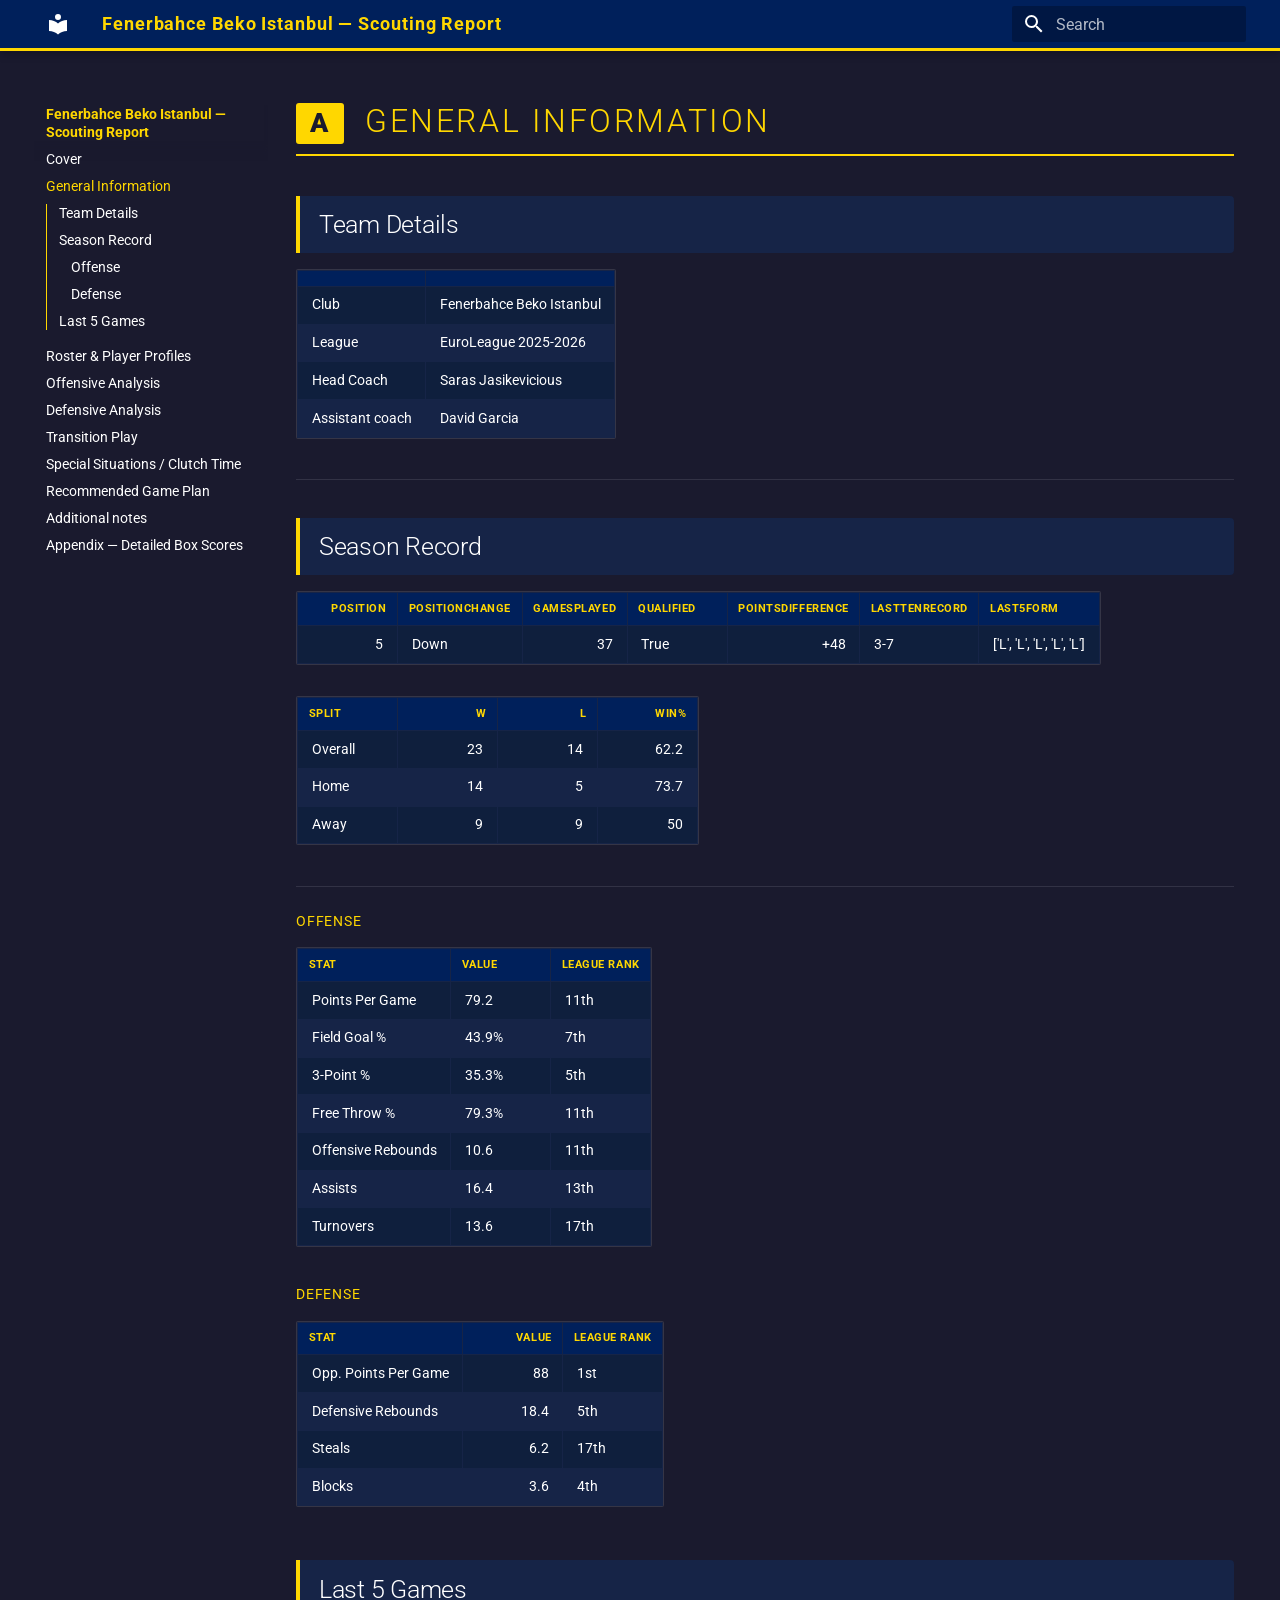
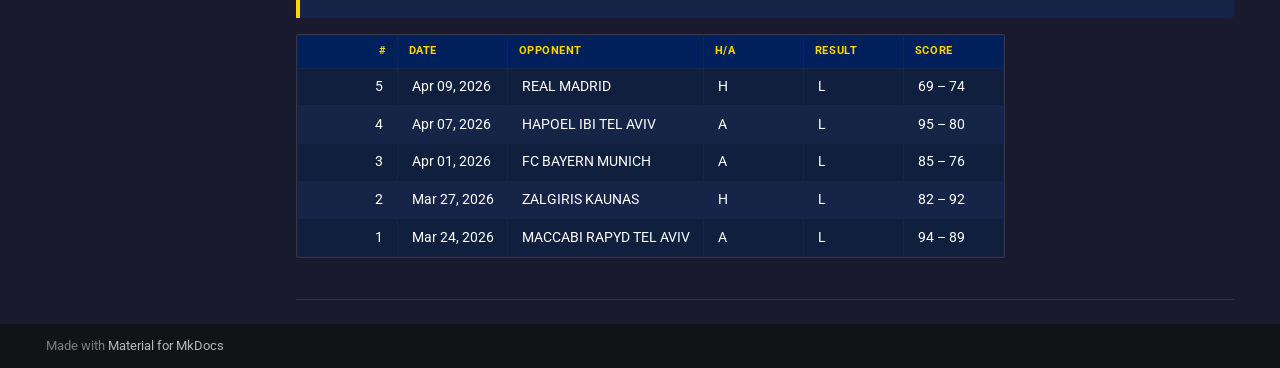
<file: section-a-general-information/index.html>
<!doctype html>
<html lang="en" class="no-js">
  <head>
    
      <meta charset="utf-8">
      <meta name="viewport" content="width=device-width,initial-scale=1">
      
        <meta name="description" content="EuroLeague 2025-2026 Scouting Report">
      
      
      
      
        <link rel="prev" href="..">
      
      
        <link rel="next" href="../section-b-roster-players/">
      
      
        
      
      
      <link rel="icon" href="../assets/images/favicon.png">
      <meta name="generator" content="mkdocs-1.6.1, mkdocs-material-9.7.6">
    
    
      
        <title>General Information - Fenerbahce Beko Istanbul — Scouting Report</title>
      
    
    
      <link rel="stylesheet" href="../assets/stylesheets/main.484c7ddc.min.css">
      
        
        <link rel="stylesheet" href="../assets/stylesheets/palette.ab4e12ef.min.css">
      
      


    
    
      
    
    
      
        
        
        <link rel="preconnect" href="https://fonts.gstatic.com" crossorigin>
        <link rel="stylesheet" href="https://fonts.googleapis.com/css?family=Roboto:300,300i,400,400i,700,700i%7CRoboto+Mono:400,400i,700,700i&display=fallback">
        <style>:root{--md-text-font:"Roboto";--md-code-font:"Roboto Mono"}</style>
      
    
    
      <link rel="stylesheet" href="../css/print-site.css">
    
      <link rel="stylesheet" href="../css/print-site-material.css">
    
      <link rel="stylesheet" href="../stylesheets/extra.css">
    
    <script>__md_scope=new URL("..",location),__md_hash=e=>[...e].reduce(((e,_)=>(e<<5)-e+_.charCodeAt(0)),0),__md_get=(e,_=localStorage,t=__md_scope)=>JSON.parse(_.getItem(t.pathname+"."+e)),__md_set=(e,_,t=localStorage,a=__md_scope)=>{try{t.setItem(a.pathname+"."+e,JSON.stringify(_))}catch(e){}}</script>
    
      

    
    
  </head>
  
  
    
    
    
    
    
    <body dir="ltr" data-md-color-scheme="slate" data-md-color-primary="custom" data-md-color-accent="custom">
  
    
    <input class="md-toggle" data-md-toggle="drawer" type="checkbox" id="__drawer" autocomplete="off">
    <input class="md-toggle" data-md-toggle="search" type="checkbox" id="__search" autocomplete="off">
    <label class="md-overlay" for="__drawer"></label>
    <div data-md-component="skip">
      
        
        <a href="#a-general-information" class="md-skip">
          Skip to content
        </a>
      
    </div>
    <div data-md-component="announce">
      
    </div>
    
    
      

  

<header class="md-header md-header--shadow" data-md-component="header">
  <nav class="md-header__inner md-grid" aria-label="Header">
    <a href=".." title="Fenerbahce Beko Istanbul — Scouting Report" class="md-header__button md-logo" aria-label="Fenerbahce Beko Istanbul — Scouting Report" data-md-component="logo">
      
  
  <svg xmlns="http://www.w3.org/2000/svg" viewBox="0 0 24 24"><path d="M12 8a3 3 0 0 0 3-3 3 3 0 0 0-3-3 3 3 0 0 0-3 3 3 3 0 0 0 3 3m0 3.54C9.64 9.35 6.5 8 3 8v11c3.5 0 6.64 1.35 9 3.54 2.36-2.19 5.5-3.54 9-3.54V8c-3.5 0-6.64 1.35-9 3.54"/></svg>

    </a>
    <label class="md-header__button md-icon" for="__drawer">
      
      <svg xmlns="http://www.w3.org/2000/svg" viewBox="0 0 24 24"><path d="M3 6h18v2H3zm0 5h18v2H3zm0 5h18v2H3z"/></svg>
    </label>
    <div class="md-header__title" data-md-component="header-title">
      <div class="md-header__ellipsis">
        <div class="md-header__topic">
          <span class="md-ellipsis">
            Fenerbahce Beko Istanbul — Scouting Report
          </span>
        </div>
        <div class="md-header__topic" data-md-component="header-topic">
          <span class="md-ellipsis">
            
              General Information
            
          </span>
        </div>
      </div>
    </div>
    
      
    
    
    
    
      
      
        <label class="md-header__button md-icon" for="__search">
          
          <svg xmlns="http://www.w3.org/2000/svg" viewBox="0 0 24 24"><path d="M9.5 3A6.5 6.5 0 0 1 16 9.5c0 1.61-.59 3.09-1.56 4.23l.27.27h.79l5 5-1.5 1.5-5-5v-.79l-.27-.27A6.52 6.52 0 0 1 9.5 16 6.5 6.5 0 0 1 3 9.5 6.5 6.5 0 0 1 9.5 3m0 2C7 5 5 7 5 9.5S7 14 9.5 14 14 12 14 9.5 12 5 9.5 5"/></svg>
        </label>
        <div class="md-search" data-md-component="search" role="dialog">
  <label class="md-search__overlay" for="__search"></label>
  <div class="md-search__inner" role="search">
    <form class="md-search__form" name="search">
      <input type="text" class="md-search__input" name="query" aria-label="Search" placeholder="Search" autocapitalize="off" autocorrect="off" autocomplete="off" spellcheck="false" data-md-component="search-query" required>
      <label class="md-search__icon md-icon" for="__search">
        
        <svg xmlns="http://www.w3.org/2000/svg" viewBox="0 0 24 24"><path d="M9.5 3A6.5 6.5 0 0 1 16 9.5c0 1.61-.59 3.09-1.56 4.23l.27.27h.79l5 5-1.5 1.5-5-5v-.79l-.27-.27A6.52 6.52 0 0 1 9.5 16 6.5 6.5 0 0 1 3 9.5 6.5 6.5 0 0 1 9.5 3m0 2C7 5 5 7 5 9.5S7 14 9.5 14 14 12 14 9.5 12 5 9.5 5"/></svg>
        
        <svg xmlns="http://www.w3.org/2000/svg" viewBox="0 0 24 24"><path d="M20 11v2H8l5.5 5.5-1.42 1.42L4.16 12l7.92-7.92L13.5 5.5 8 11z"/></svg>
      </label>
      <nav class="md-search__options" aria-label="Search">
        
        <button type="reset" class="md-search__icon md-icon" title="Clear" aria-label="Clear" tabindex="-1">
          
          <svg xmlns="http://www.w3.org/2000/svg" viewBox="0 0 24 24"><path d="M19 6.41 17.59 5 12 10.59 6.41 5 5 6.41 10.59 12 5 17.59 6.41 19 12 13.41 17.59 19 19 17.59 13.41 12z"/></svg>
        </button>
      </nav>
      
    </form>
    <div class="md-search__output">
      <div class="md-search__scrollwrap" tabindex="0" data-md-scrollfix>
        <div class="md-search-result" data-md-component="search-result">
          <div class="md-search-result__meta">
            Initializing search
          </div>
          <ol class="md-search-result__list" role="presentation"></ol>
        </div>
      </div>
    </div>
  </div>
</div>
      
    
    
  </nav>
  
</header>
    
    <div class="md-container" data-md-component="container">
      
      
        
          
        
      
      <main class="md-main" data-md-component="main">
        <div class="md-main__inner md-grid">
          
            
              
              <div class="md-sidebar md-sidebar--primary" data-md-component="sidebar" data-md-type="navigation" >
                <div class="md-sidebar__scrollwrap">
                  <div class="md-sidebar__inner">
                    



  

<nav class="md-nav md-nav--primary md-nav--integrated" aria-label="Navigation" data-md-level="0">
  <label class="md-nav__title" for="__drawer">
    <a href=".." title="Fenerbahce Beko Istanbul — Scouting Report" class="md-nav__button md-logo" aria-label="Fenerbahce Beko Istanbul — Scouting Report" data-md-component="logo">
      
  
  <svg xmlns="http://www.w3.org/2000/svg" viewBox="0 0 24 24"><path d="M12 8a3 3 0 0 0 3-3 3 3 0 0 0-3-3 3 3 0 0 0-3 3 3 3 0 0 0 3 3m0 3.54C9.64 9.35 6.5 8 3 8v11c3.5 0 6.64 1.35 9 3.54 2.36-2.19 5.5-3.54 9-3.54V8c-3.5 0-6.64 1.35-9 3.54"/></svg>

    </a>
    Fenerbahce Beko Istanbul — Scouting Report
  </label>
  
  <ul class="md-nav__list" data-md-scrollfix>
    
      
      
  
  
  
  
    <li class="md-nav__item">
      <a href=".." class="md-nav__link">
        
  
  
  <span class="md-ellipsis">
    
  
    Cover
  

    
  </span>
  
  

      </a>
    </li>
  

    
      
      
  
  
    
  
  
  
    <li class="md-nav__item md-nav__item--active">
      
      <input class="md-nav__toggle md-toggle" type="checkbox" id="__toc">
      
      
        
      
      
        <label class="md-nav__link md-nav__link--active" for="__toc">
          
  
  
  <span class="md-ellipsis">
    
  
    General Information
  

    
  </span>
  
  

          <span class="md-nav__icon md-icon"></span>
        </label>
      
      <a href="./" class="md-nav__link md-nav__link--active">
        
  
  
  <span class="md-ellipsis">
    
  
    General Information
  

    
  </span>
  
  

      </a>
      
        

<nav class="md-nav md-nav--secondary" aria-label="Table of contents">
  
  
  
    
  
  
    <label class="md-nav__title" for="__toc">
      <span class="md-nav__icon md-icon"></span>
      Table of contents
    </label>
    <ul class="md-nav__list" data-md-component="toc" data-md-scrollfix>
      
        <li class="md-nav__item">
  <a href="#team-details" class="md-nav__link">
    <span class="md-ellipsis">
      
        Team Details
      
    </span>
  </a>
  
</li>
      
        <li class="md-nav__item">
  <a href="#season-record" class="md-nav__link">
    <span class="md-ellipsis">
      
        Season Record
      
    </span>
  </a>
  
    <nav class="md-nav" aria-label="Season Record">
      <ul class="md-nav__list">
        
          <li class="md-nav__item">
  <a href="#offense" class="md-nav__link">
    <span class="md-ellipsis">
      
        Offense
      
    </span>
  </a>
  
</li>
        
          <li class="md-nav__item">
  <a href="#defense" class="md-nav__link">
    <span class="md-ellipsis">
      
        Defense
      
    </span>
  </a>
  
</li>
        
      </ul>
    </nav>
  
</li>
      
        <li class="md-nav__item">
  <a href="#last-5-games" class="md-nav__link">
    <span class="md-ellipsis">
      
        Last 5 Games
      
    </span>
  </a>
  
</li>
      
    </ul>
  
</nav>
      
    </li>
  

    
      
      
  
  
  
  
    <li class="md-nav__item">
      <a href="../section-b-roster-players/" class="md-nav__link">
        
  
  
  <span class="md-ellipsis">
    
  
    Roster & Player Profiles
  

    
  </span>
  
  

      </a>
    </li>
  

    
      
      
  
  
  
  
    <li class="md-nav__item">
      <a href="../section-c-offensive-analysis/" class="md-nav__link">
        
  
  
  <span class="md-ellipsis">
    
  
    Offensive Analysis
  

    
  </span>
  
  

      </a>
    </li>
  

    
      
      
  
  
  
  
    <li class="md-nav__item">
      <a href="../section-d-defensive-analysis/" class="md-nav__link">
        
  
  
  <span class="md-ellipsis">
    
  
    Defensive Analysis
  

    
  </span>
  
  

      </a>
    </li>
  

    
      
      
  
  
  
  
    <li class="md-nav__item">
      <a href="../section-e-transition-play/" class="md-nav__link">
        
  
  
  <span class="md-ellipsis">
    
  
    Transition Play
  

    
  </span>
  
  

      </a>
    </li>
  

    
      
      
  
  
  
  
    <li class="md-nav__item">
      <a href="../section-f-special-situations/" class="md-nav__link">
        
  
  
  <span class="md-ellipsis">
    
  
    Special Situations / Clutch Time
  

    
  </span>
  
  

      </a>
    </li>
  

    
      
      
  
  
  
  
    <li class="md-nav__item">
      <a href="../section-g-game-plan/" class="md-nav__link">
        
  
  
  <span class="md-ellipsis">
    
  
    Recommended Game Plan
  

    
  </span>
  
  

      </a>
    </li>
  

    
      
      
  
  
  
  
    <li class="md-nav__item">
      <a href="../section-h-additional_notes/" class="md-nav__link">
        
  
  
  <span class="md-ellipsis">
    
  
    Additional notes
  

    
  </span>
  
  

      </a>
    </li>
  

    
      
      
  
  
  
  
    <li class="md-nav__item">
      <a href="../appendix-box-scores/" class="md-nav__link">
        
  
  
  <span class="md-ellipsis">
    
  
    Appendix — Detailed Box Scores
  

    
  </span>
  
  

      </a>
    </li>
  

    
  </ul>
</nav>
                  </div>
                </div>
              </div>
            
            
          
          
            <div class="md-content" data-md-component="content">
              
              <article class="md-content__inner md-typeset">
                
                  



<h1 id="a-general-information"><span class="section-badge">A</span> General Information</h1>
<h2 id="team-details">Team Details</h2>
<table>
<thead>
<tr>
<th></th>
<th></th>
</tr>
</thead>
<tbody>
<tr>
<td>Club</td>
<td>Fenerbahce Beko Istanbul</td>
</tr>
<tr>
<td>League</td>
<td>EuroLeague 2025-2026</td>
</tr>
<tr>
<td>Head Coach</td>
<td>Saras Jasikevicious</td>
</tr>
<tr>
<td>Assistant coach</td>
<td>David Garcia</td>
</tr>
</tbody>
</table>
<hr />
<h2 id="season-record">Season Record</h2>
<!-- START_TABLE RANKING -->
<table>
<thead>
<tr>
<th style="text-align: right;">position</th>
<th style="text-align: left;">positionChange</th>
<th style="text-align: right;">gamesPlayed</th>
<th style="text-align: left;">qualified</th>
<th style="text-align: right;">pointsDifference</th>
<th style="text-align: left;">lastTenRecord</th>
<th style="text-align: left;">last5Form</th>
</tr>
</thead>
<tbody>
<tr>
<td style="text-align: right;">5</td>
<td style="text-align: left;">Down</td>
<td style="text-align: right;">37</td>
<td style="text-align: left;">True</td>
<td style="text-align: right;">+48</td>
<td style="text-align: left;">3-7</td>
<td style="text-align: left;">['L', 'L', 'L', 'L', 'L']</td>
</tr>
</tbody>
</table>
<!-- END_TABLE RANKING -->

<!-- START_TABLE SEASON-RECORD -->
<table>
<thead>
<tr>
<th style="text-align: left;">Split</th>
<th style="text-align: right;">W</th>
<th style="text-align: right;">L</th>
<th style="text-align: right;">Win%</th>
</tr>
</thead>
<tbody>
<tr>
<td style="text-align: left;">Overall</td>
<td style="text-align: right;">23</td>
<td style="text-align: right;">14</td>
<td style="text-align: right;">62.2</td>
</tr>
<tr>
<td style="text-align: left;">Home</td>
<td style="text-align: right;">14</td>
<td style="text-align: right;">5</td>
<td style="text-align: right;">73.7</td>
</tr>
<tr>
<td style="text-align: left;">Away</td>
<td style="text-align: right;">9</td>
<td style="text-align: right;">9</td>
<td style="text-align: right;">50</td>
</tr>
</tbody>
</table>
<!-- END_TABLE SEASON-RECORD -->
<hr />
<h3 id="offense">Offense</h3>
<!-- START_TABLE TEAM-STATS-OFFENSE -->
<table>
<thead>
<tr>
<th style="text-align: left;">Stat</th>
<th style="text-align: left;">Value</th>
<th style="text-align: left;">League Rank</th>
</tr>
</thead>
<tbody>
<tr>
<td style="text-align: left;">Points Per Game</td>
<td style="text-align: left;">79.2</td>
<td style="text-align: left;">11th</td>
</tr>
<tr>
<td style="text-align: left;">Field Goal %</td>
<td style="text-align: left;">43.9%</td>
<td style="text-align: left;">7th</td>
</tr>
<tr>
<td style="text-align: left;">3-Point %</td>
<td style="text-align: left;">35.3%</td>
<td style="text-align: left;">5th</td>
</tr>
<tr>
<td style="text-align: left;">Free Throw %</td>
<td style="text-align: left;">79.3%</td>
<td style="text-align: left;">11th</td>
</tr>
<tr>
<td style="text-align: left;">Offensive Rebounds</td>
<td style="text-align: left;">10.6</td>
<td style="text-align: left;">11th</td>
</tr>
<tr>
<td style="text-align: left;">Assists</td>
<td style="text-align: left;">16.4</td>
<td style="text-align: left;">13th</td>
</tr>
<tr>
<td style="text-align: left;">Turnovers</td>
<td style="text-align: left;">13.6</td>
<td style="text-align: left;">17th</td>
</tr>
</tbody>
</table>
<!-- END_TABLE TEAM-STATS-OFFENSE -->
<h3 id="defense">Defense</h3>
<!-- START_TABLE TEAM-STATS-DIFENSE -->
<table>
<thead>
<tr>
<th style="text-align: left;">Stat</th>
<th style="text-align: right;">Value</th>
<th style="text-align: left;">League Rank</th>
</tr>
</thead>
<tbody>
<tr>
<td style="text-align: left;">Opp. Points Per Game</td>
<td style="text-align: right;">88</td>
<td style="text-align: left;">1st</td>
</tr>
<tr>
<td style="text-align: left;">Defensive Rebounds</td>
<td style="text-align: right;">18.4</td>
<td style="text-align: left;">5th</td>
</tr>
<tr>
<td style="text-align: left;">Steals</td>
<td style="text-align: right;">6.2</td>
<td style="text-align: left;">17th</td>
</tr>
<tr>
<td style="text-align: left;">Blocks</td>
<td style="text-align: right;">3.6</td>
<td style="text-align: left;">4th</td>
</tr>
</tbody>
</table>
<!-- END_TABLE TEAM-STATS-DIFENSE -->

<h2 id="last-5-games">Last 5 Games</h2>
<!-- START_TABLE SEASON-RECORD-5 -->
<table>
<thead>
<tr>
<th style="text-align: right;">#</th>
<th style="text-align: left;">Date</th>
<th style="text-align: left;">Opponent</th>
<th style="text-align: left;">H/A</th>
<th style="text-align: left;">Result</th>
<th style="text-align: left;">Score</th>
</tr>
</thead>
<tbody>
<tr>
<td style="text-align: right;">5</td>
<td style="text-align: left;">Apr 09, 2026</td>
<td style="text-align: left;">REAL MADRID</td>
<td style="text-align: left;">H</td>
<td style="text-align: left;">L</td>
<td style="text-align: left;">69 – 74</td>
</tr>
<tr>
<td style="text-align: right;">4</td>
<td style="text-align: left;">Apr 07, 2026</td>
<td style="text-align: left;">HAPOEL IBI TEL AVIV</td>
<td style="text-align: left;">A</td>
<td style="text-align: left;">L</td>
<td style="text-align: left;">95 – 80</td>
</tr>
<tr>
<td style="text-align: right;">3</td>
<td style="text-align: left;">Apr 01, 2026</td>
<td style="text-align: left;">FC BAYERN MUNICH</td>
<td style="text-align: left;">A</td>
<td style="text-align: left;">L</td>
<td style="text-align: left;">85 – 76</td>
</tr>
<tr>
<td style="text-align: right;">2</td>
<td style="text-align: left;">Mar 27, 2026</td>
<td style="text-align: left;">ZALGIRIS KAUNAS</td>
<td style="text-align: left;">H</td>
<td style="text-align: left;">L</td>
<td style="text-align: left;">82 – 92</td>
</tr>
<tr>
<td style="text-align: right;">1</td>
<td style="text-align: left;">Mar 24, 2026</td>
<td style="text-align: left;">MACCABI RAPYD TEL AVIV</td>
<td style="text-align: left;">A</td>
<td style="text-align: left;">L</td>
<td style="text-align: left;">94 – 89</td>
</tr>
</tbody>
</table>
<!-- END_TABLE SEASON-RECORD-5 -->
<hr />












                
              </article>
            </div>
          
          
<script>var target=document.getElementById(location.hash.slice(1));target&&target.name&&(target.checked=target.name.startsWith("__tabbed_"))</script>
        </div>
        
          <button type="button" class="md-top md-icon" data-md-component="top" hidden>
  
  <svg xmlns="http://www.w3.org/2000/svg" viewBox="0 0 24 24"><path d="M13 20h-2V8l-5.5 5.5-1.42-1.42L12 4.16l7.92 7.92-1.42 1.42L13 8z"/></svg>
  Back to top
</button>
        
      </main>
      
        <footer class="md-footer">
  
  <div class="md-footer-meta md-typeset">
    <div class="md-footer-meta__inner md-grid">
      <div class="md-copyright">
  
  
    Made with
    <a href="https://squidfunk.github.io/mkdocs-material/" target="_blank" rel="noopener">
      Material for MkDocs
    </a>
  
</div>
      
    </div>
  </div>
</footer>
      
    </div>
    <div class="md-dialog" data-md-component="dialog">
      <div class="md-dialog__inner md-typeset"></div>
    </div>
    
    
    
      
      
      <script id="__config" type="application/json">{"annotate": null, "base": "..", "features": ["navigation.sections", "navigation.expand", "navigation.top", "toc.integrate"], "search": "../assets/javascripts/workers/search.2c215733.min.js", "tags": null, "translations": {"clipboard.copied": "Copied to clipboard", "clipboard.copy": "Copy to clipboard", "search.result.more.one": "1 more on this page", "search.result.more.other": "# more on this page", "search.result.none": "No matching documents", "search.result.one": "1 matching document", "search.result.other": "# matching documents", "search.result.placeholder": "Type to start searching", "search.result.term.missing": "Missing", "select.version": "Select version"}, "version": null}</script>
    
    
      <script src="../assets/javascripts/bundle.79ae519e.min.js"></script>
      
        <script src="../js/print-site.js"></script>
      
    
  </body>
</html>
</file>
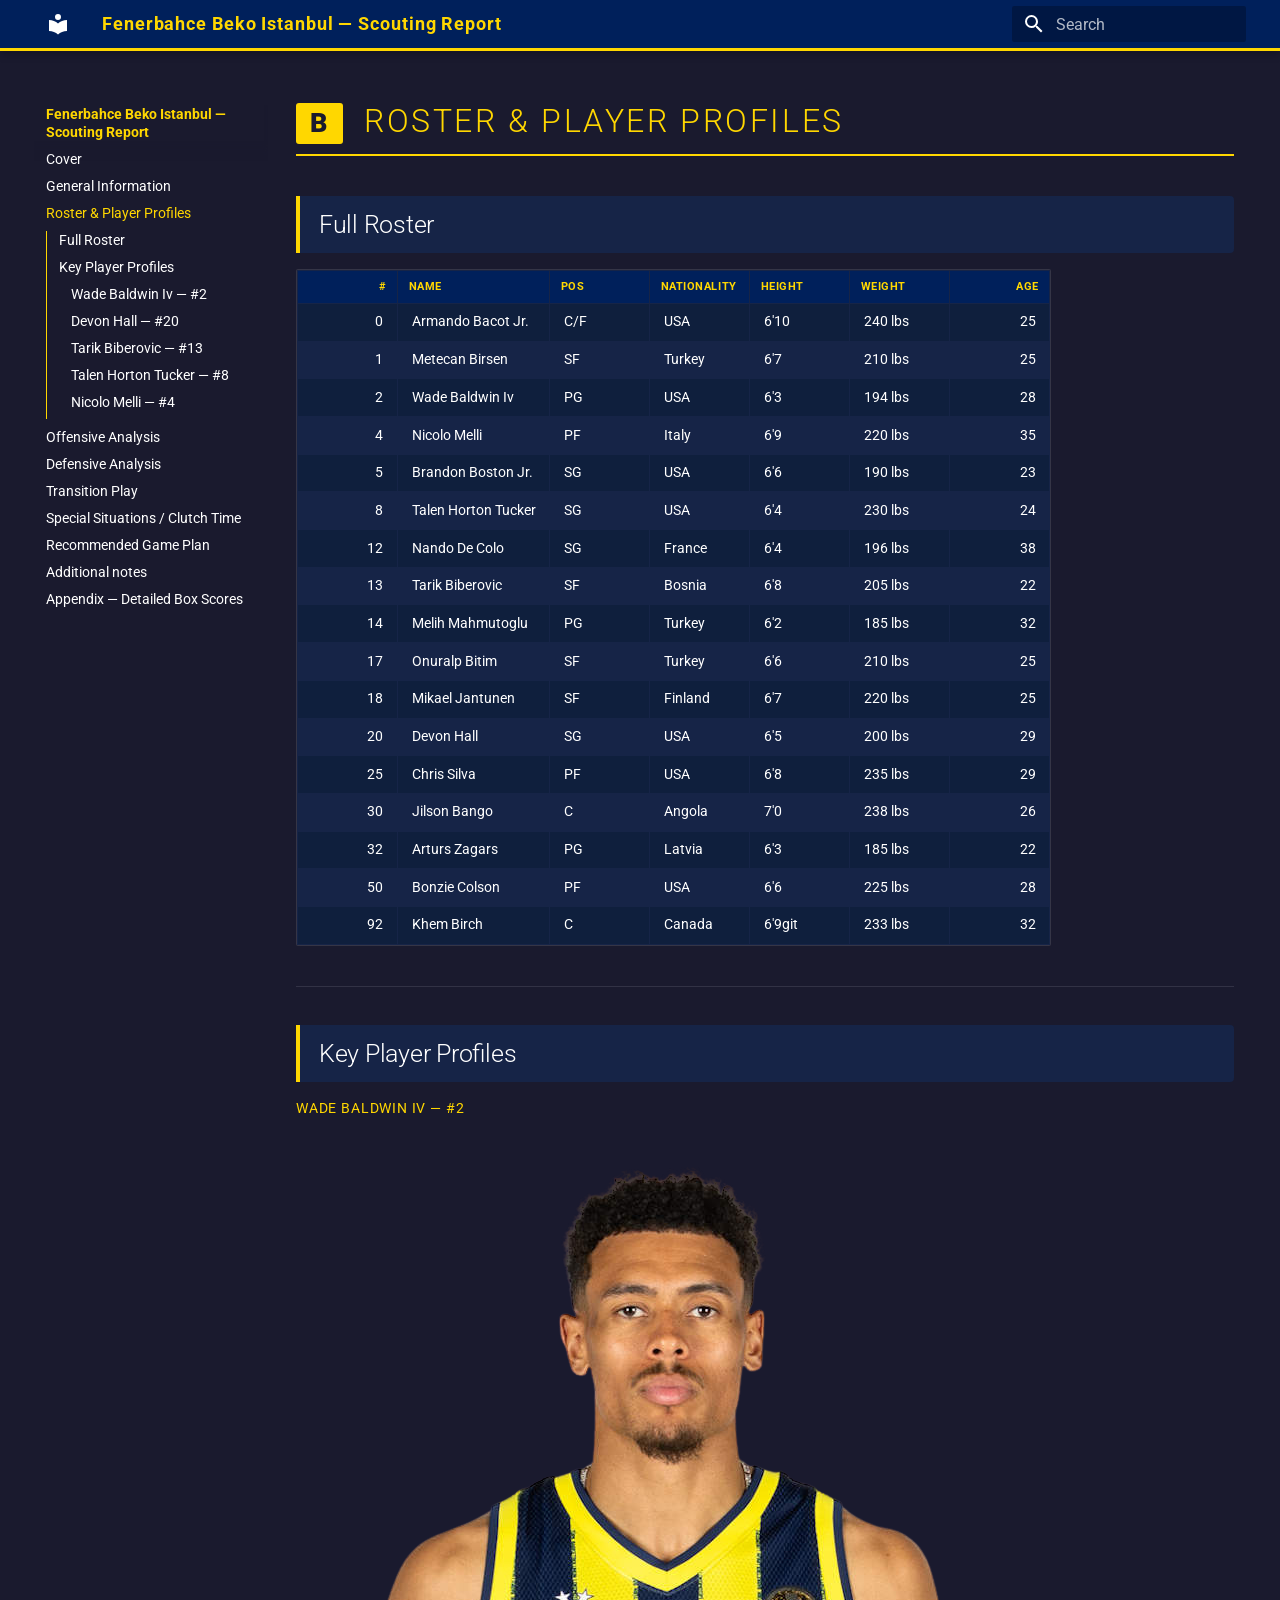
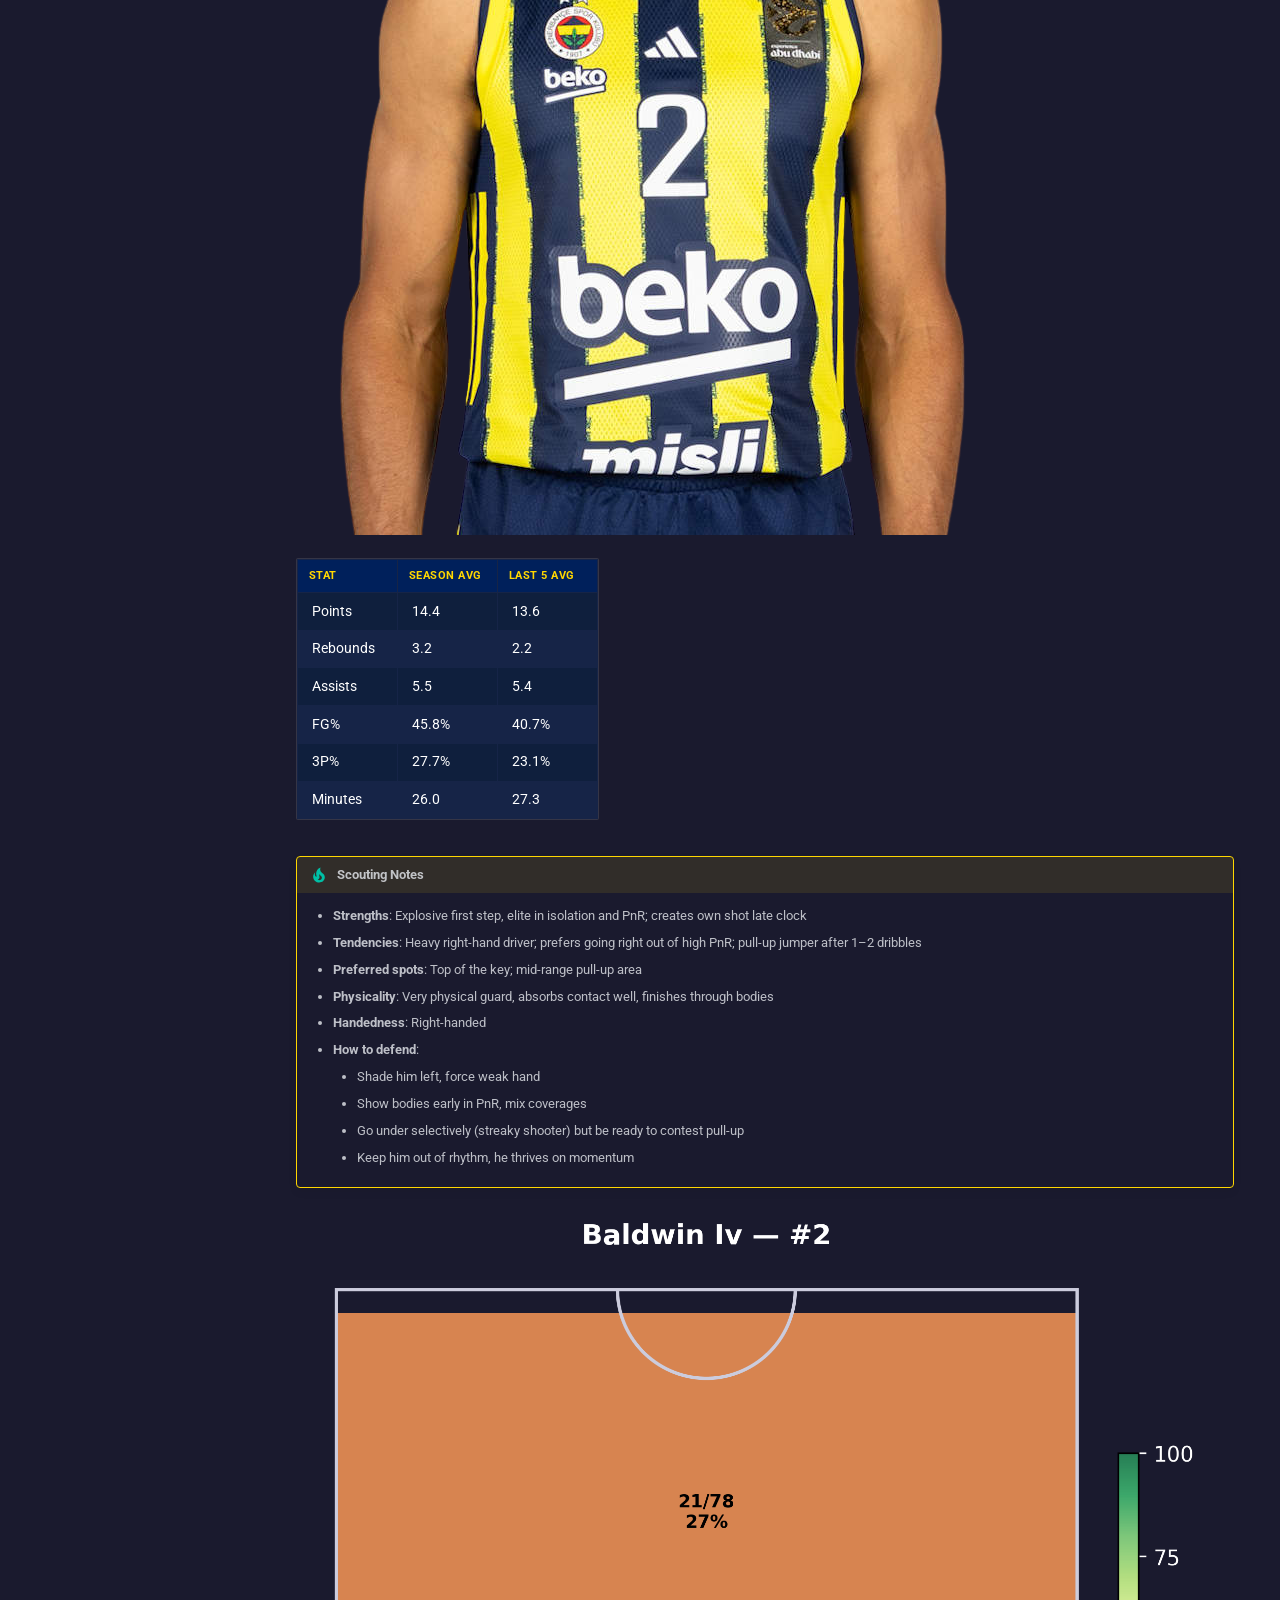
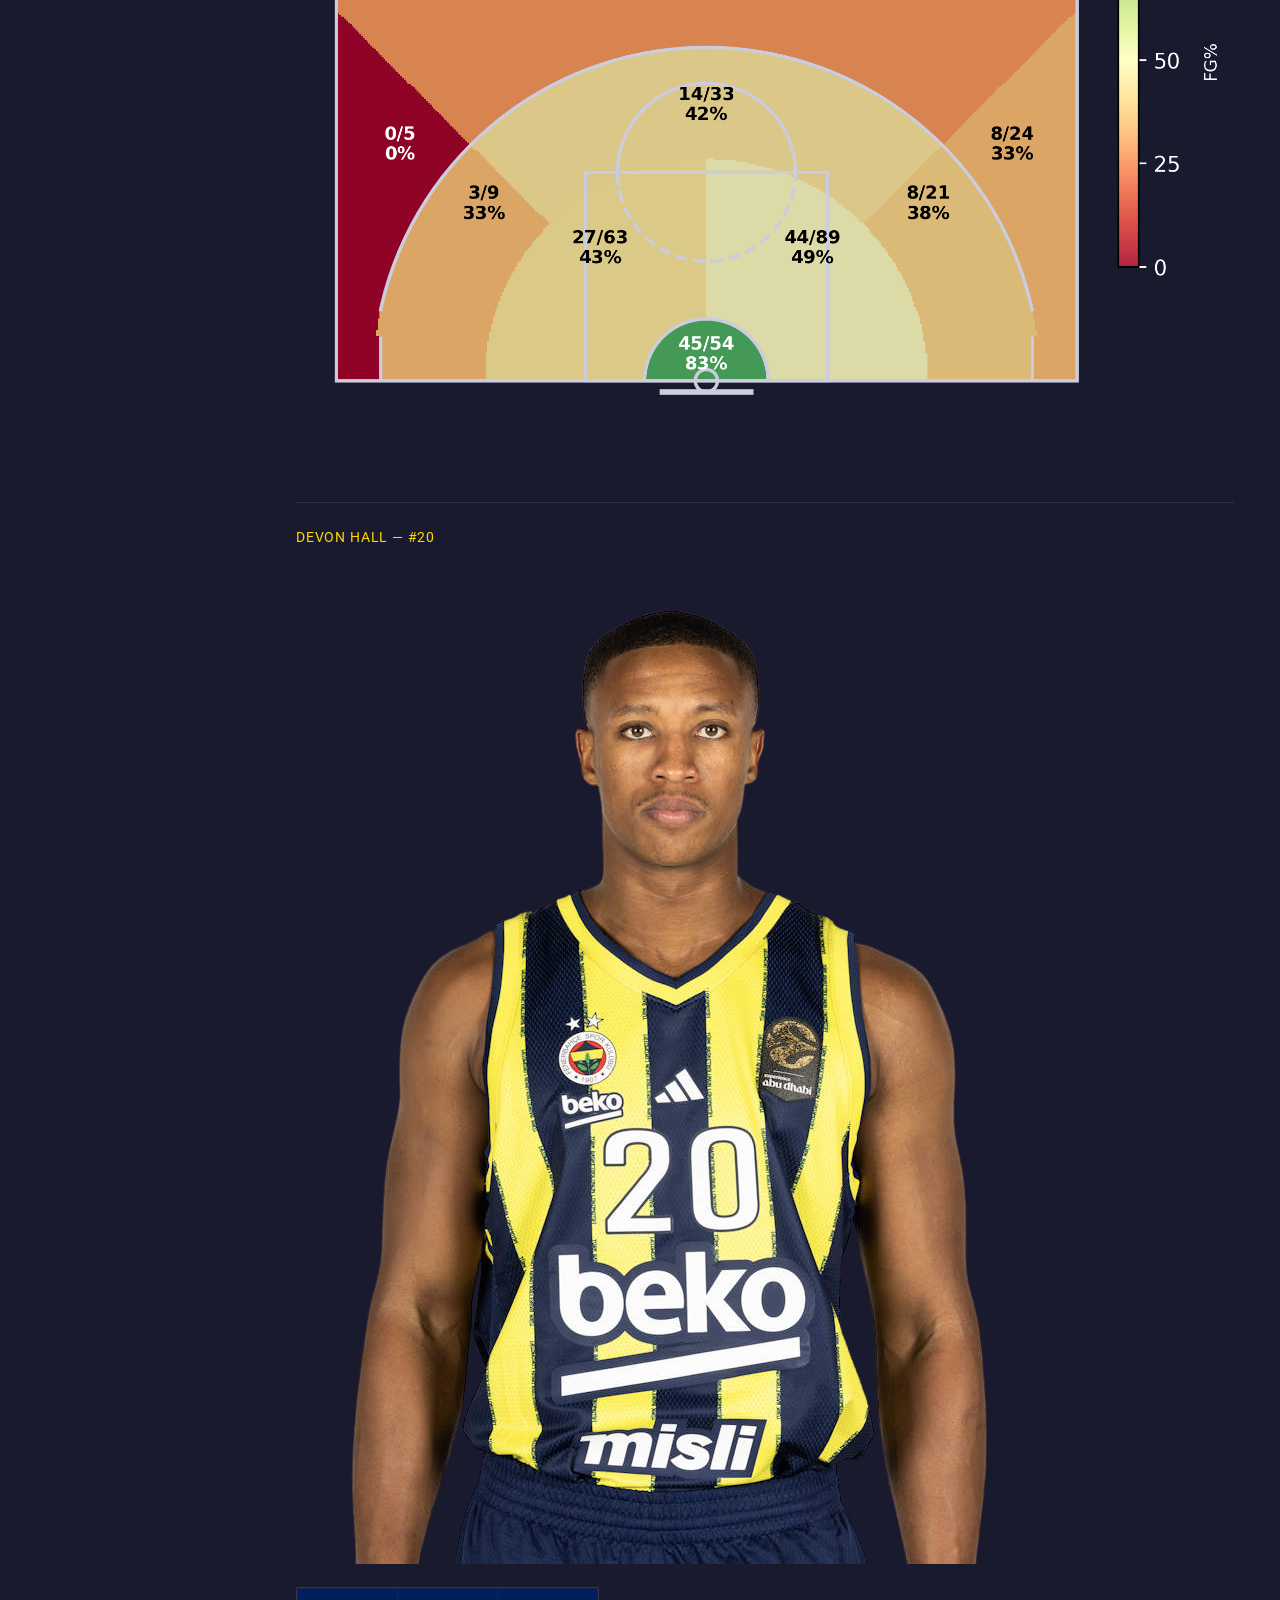
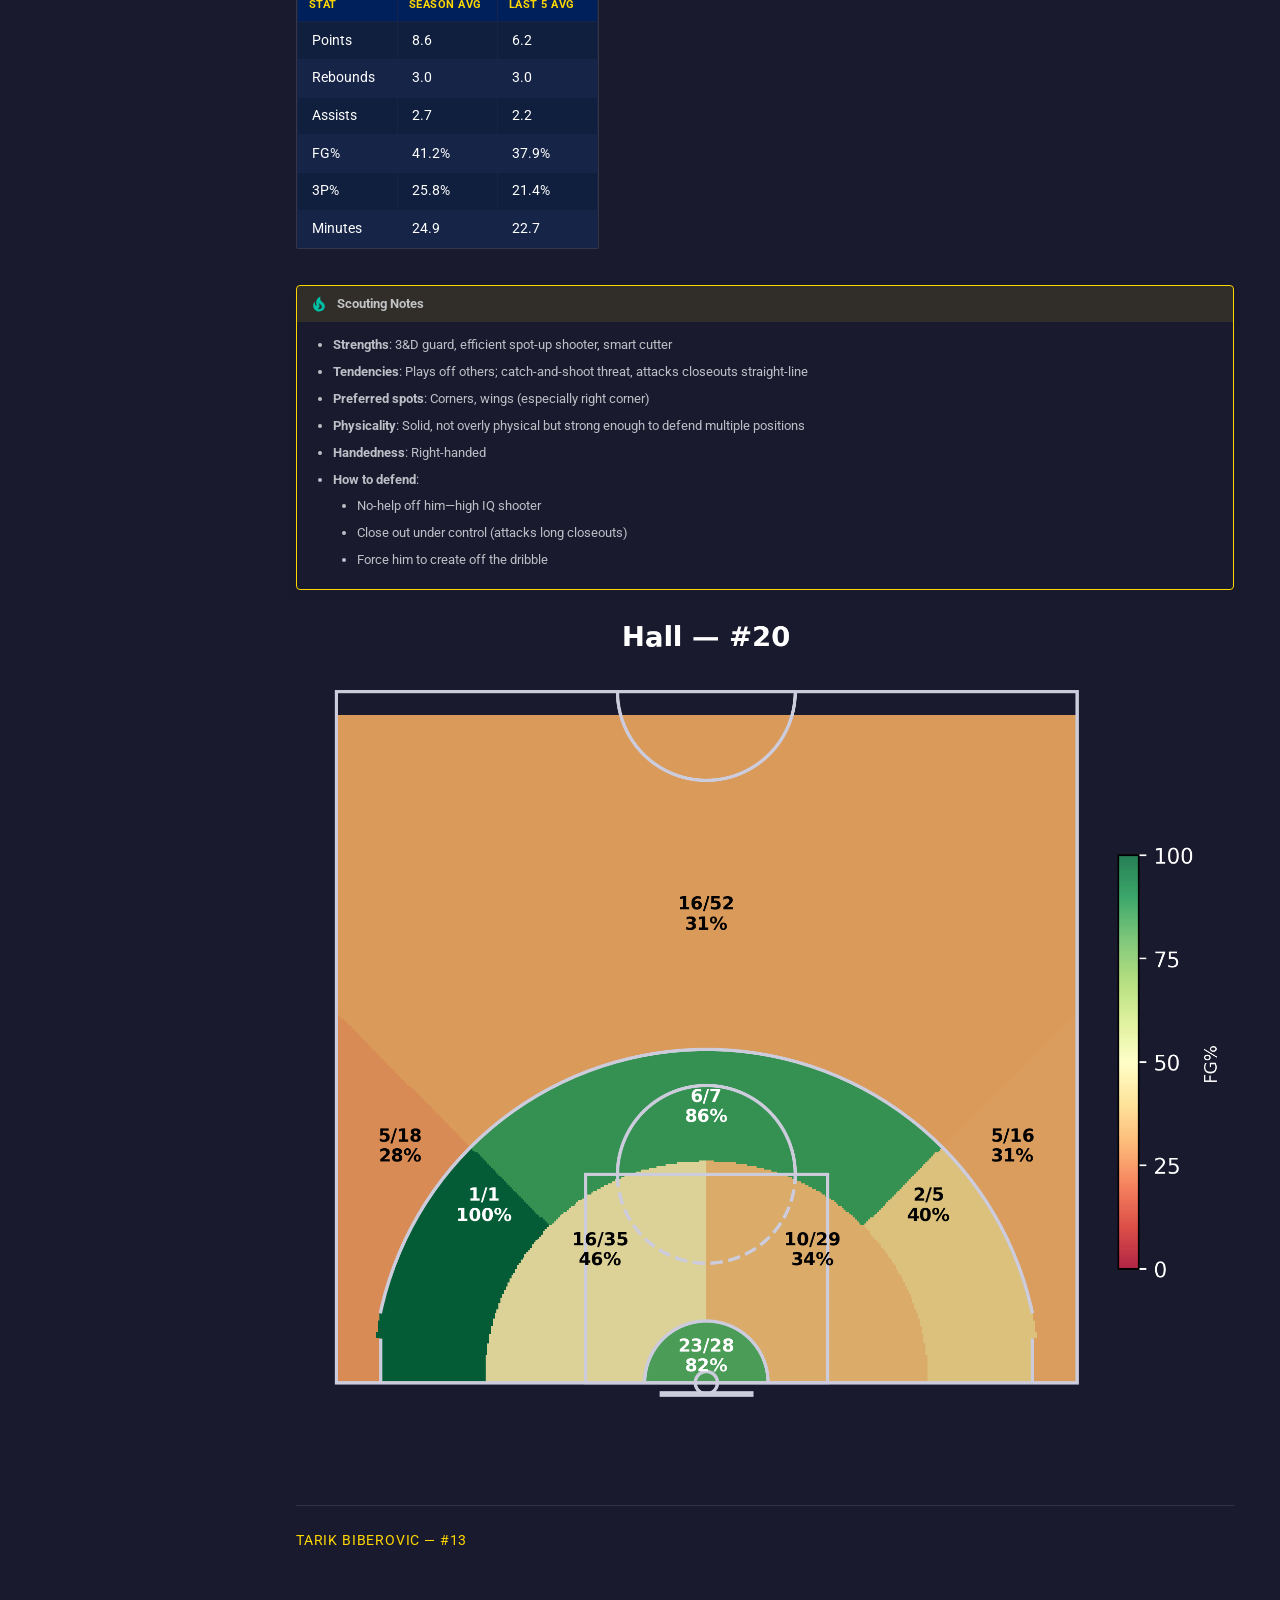
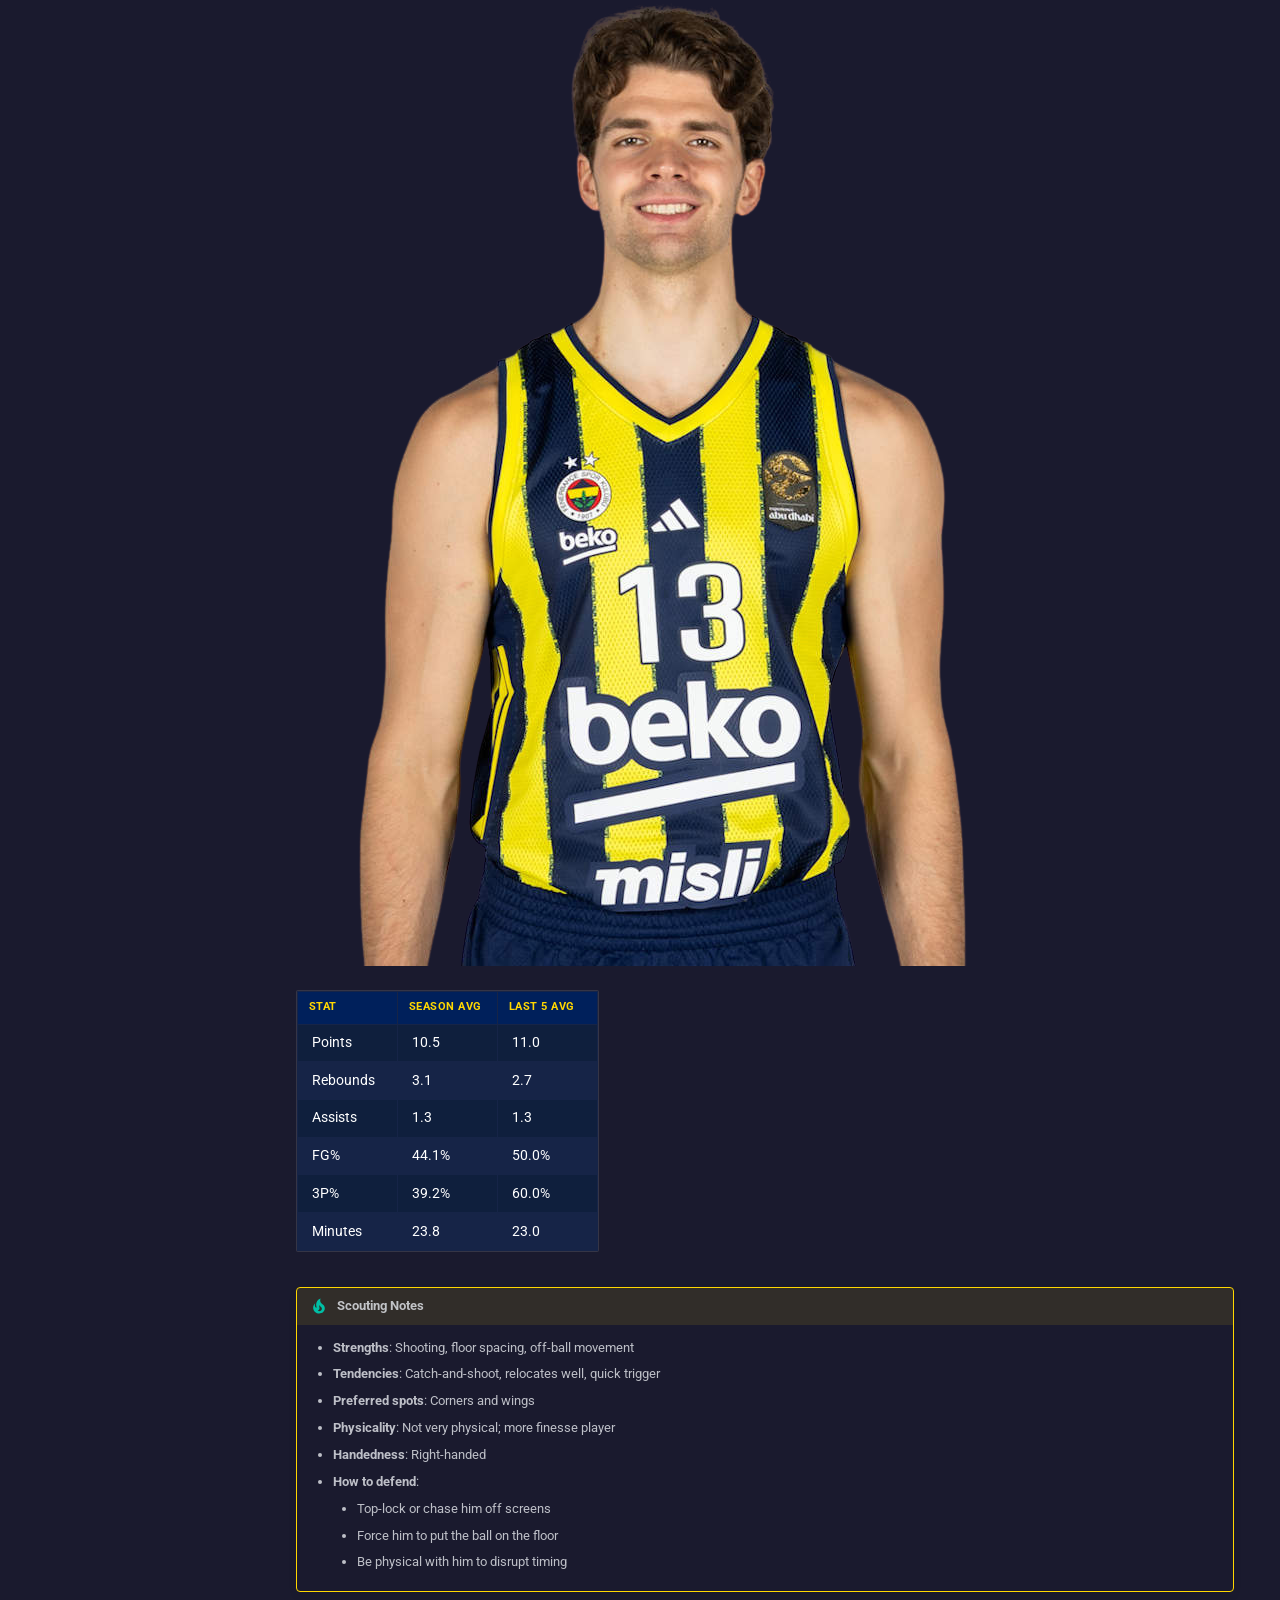
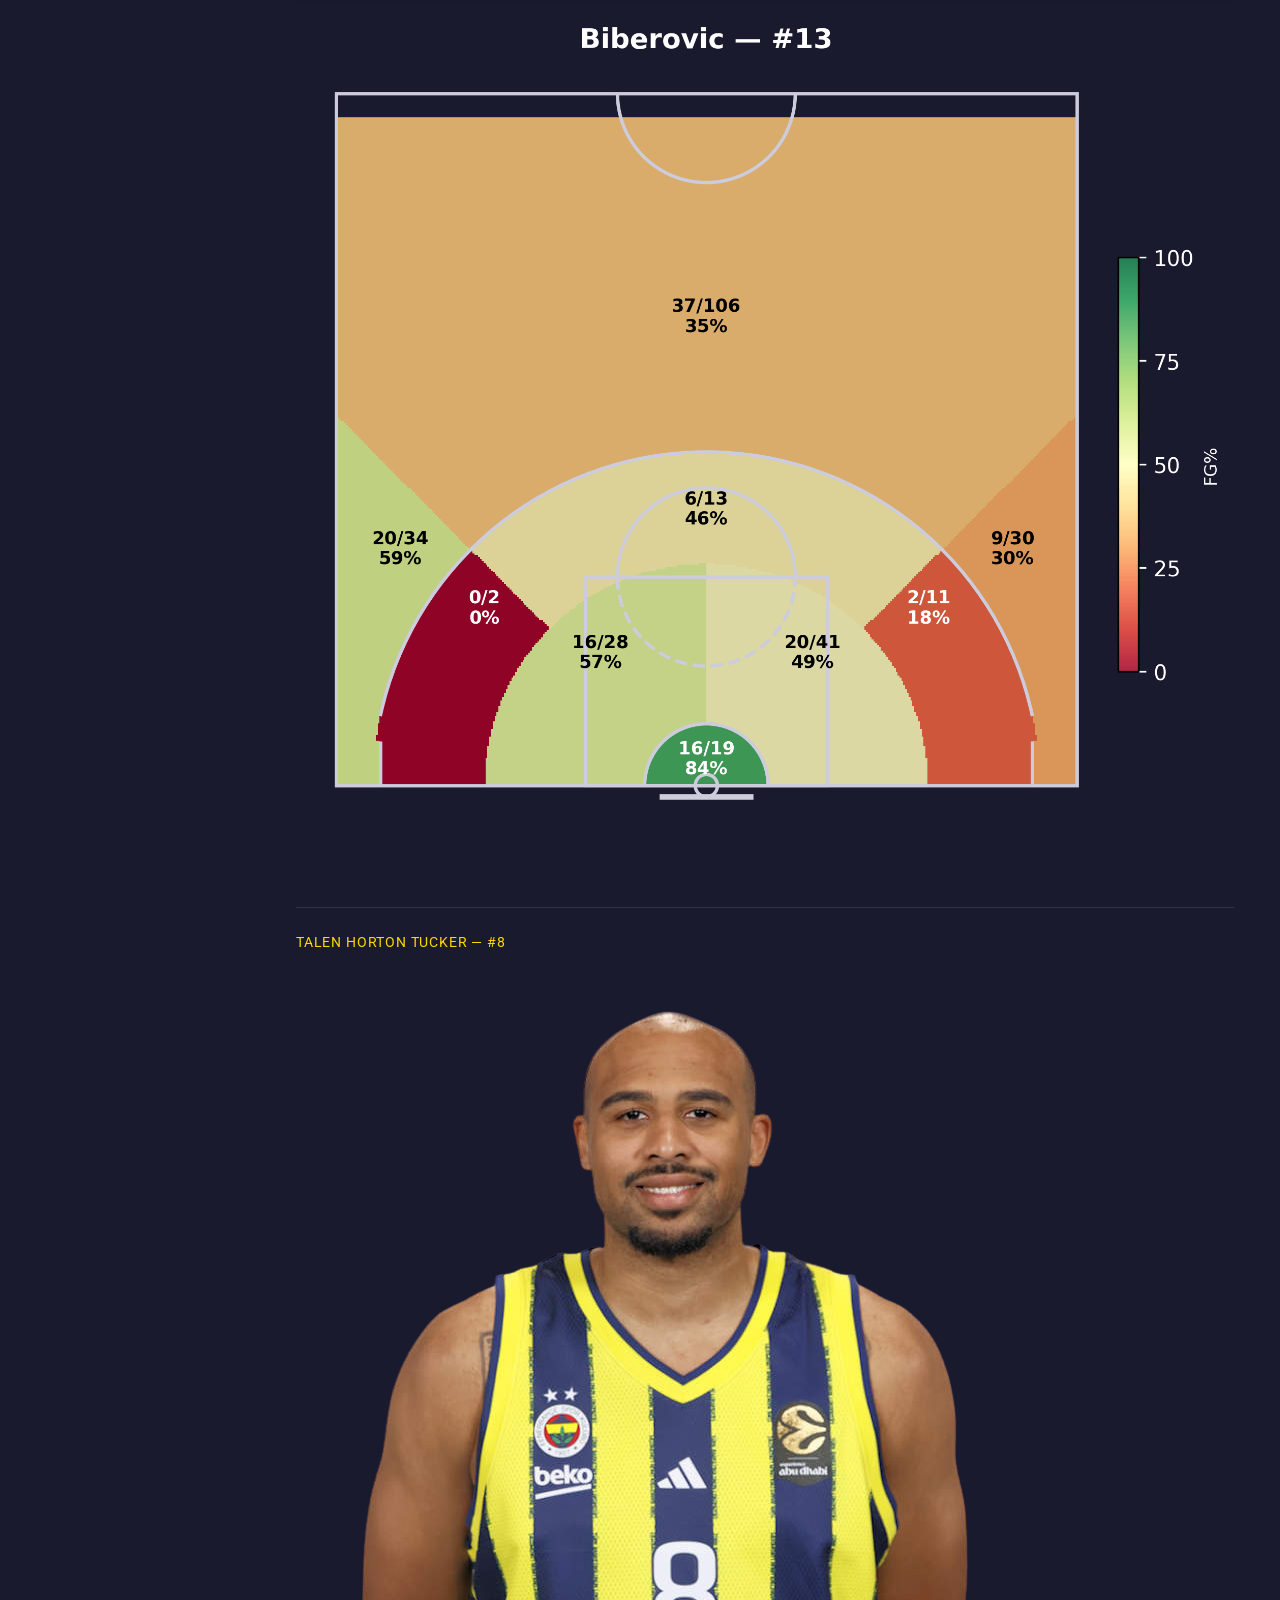
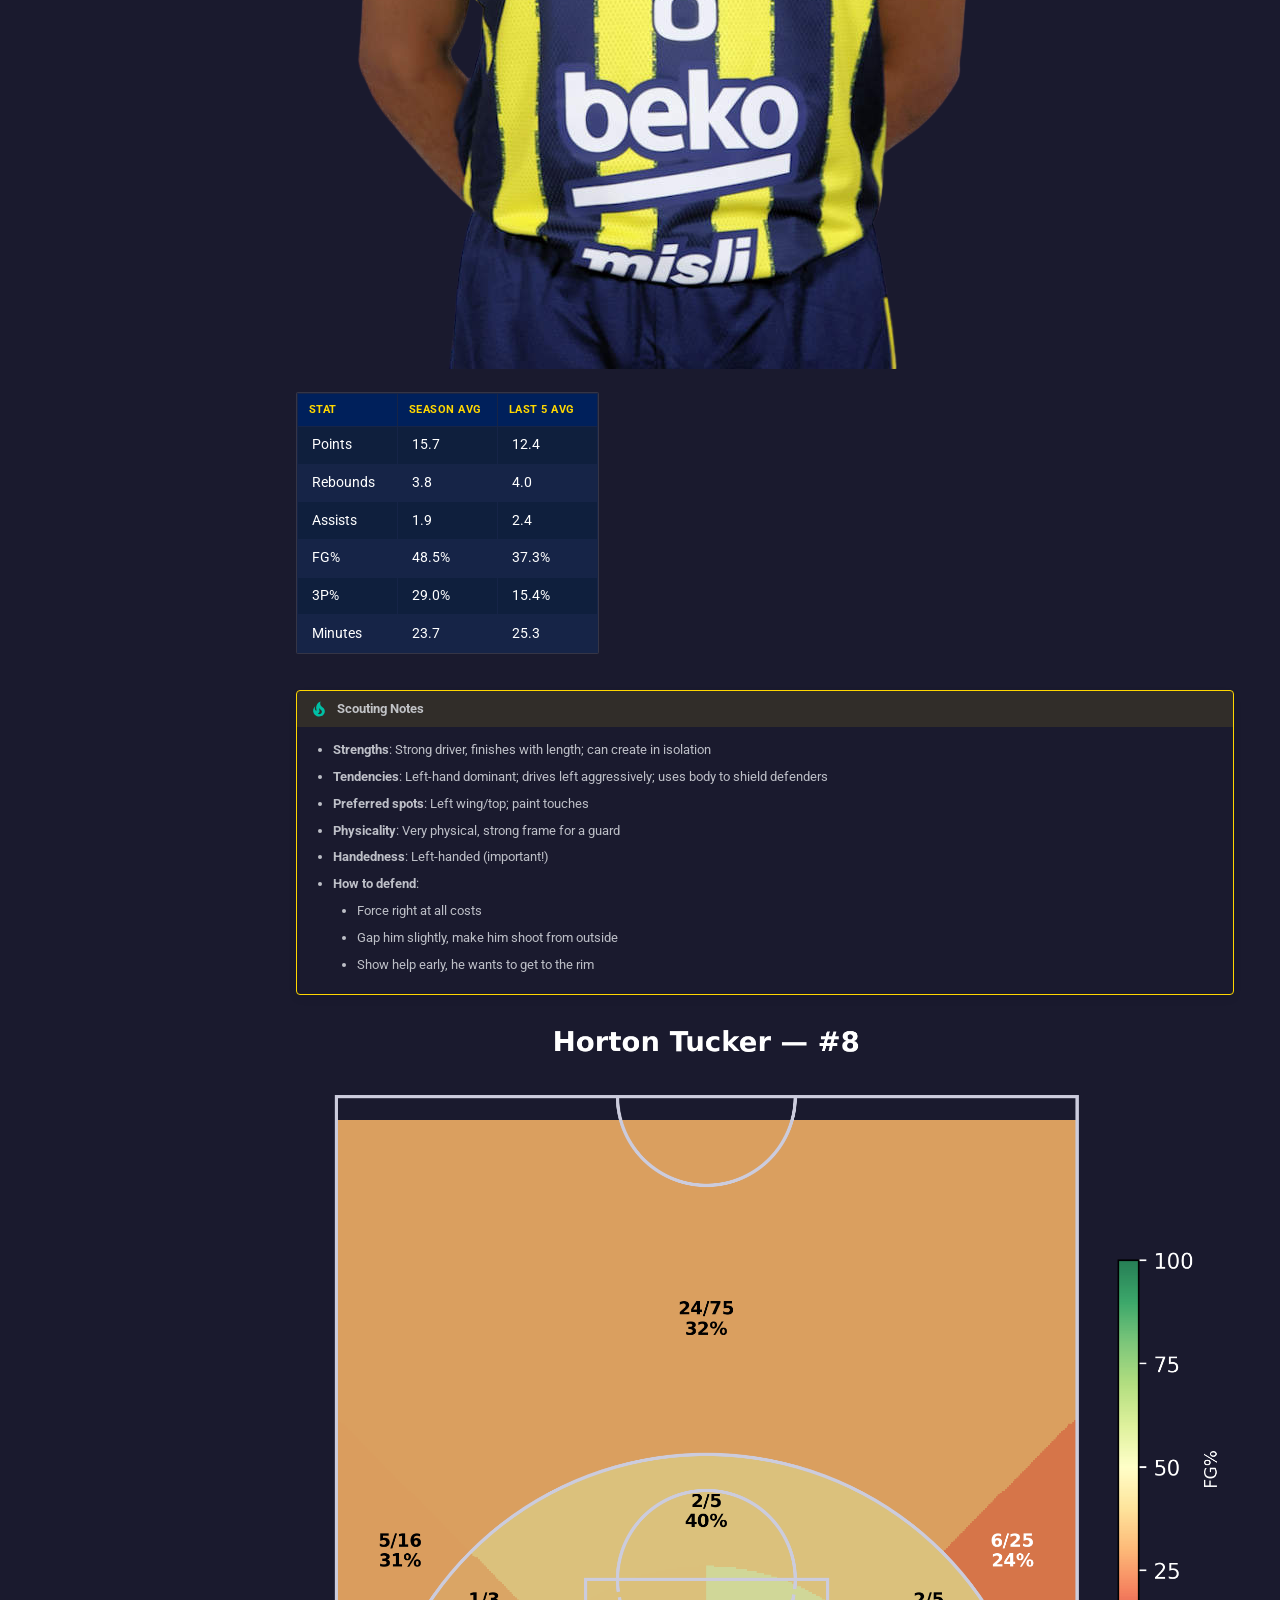
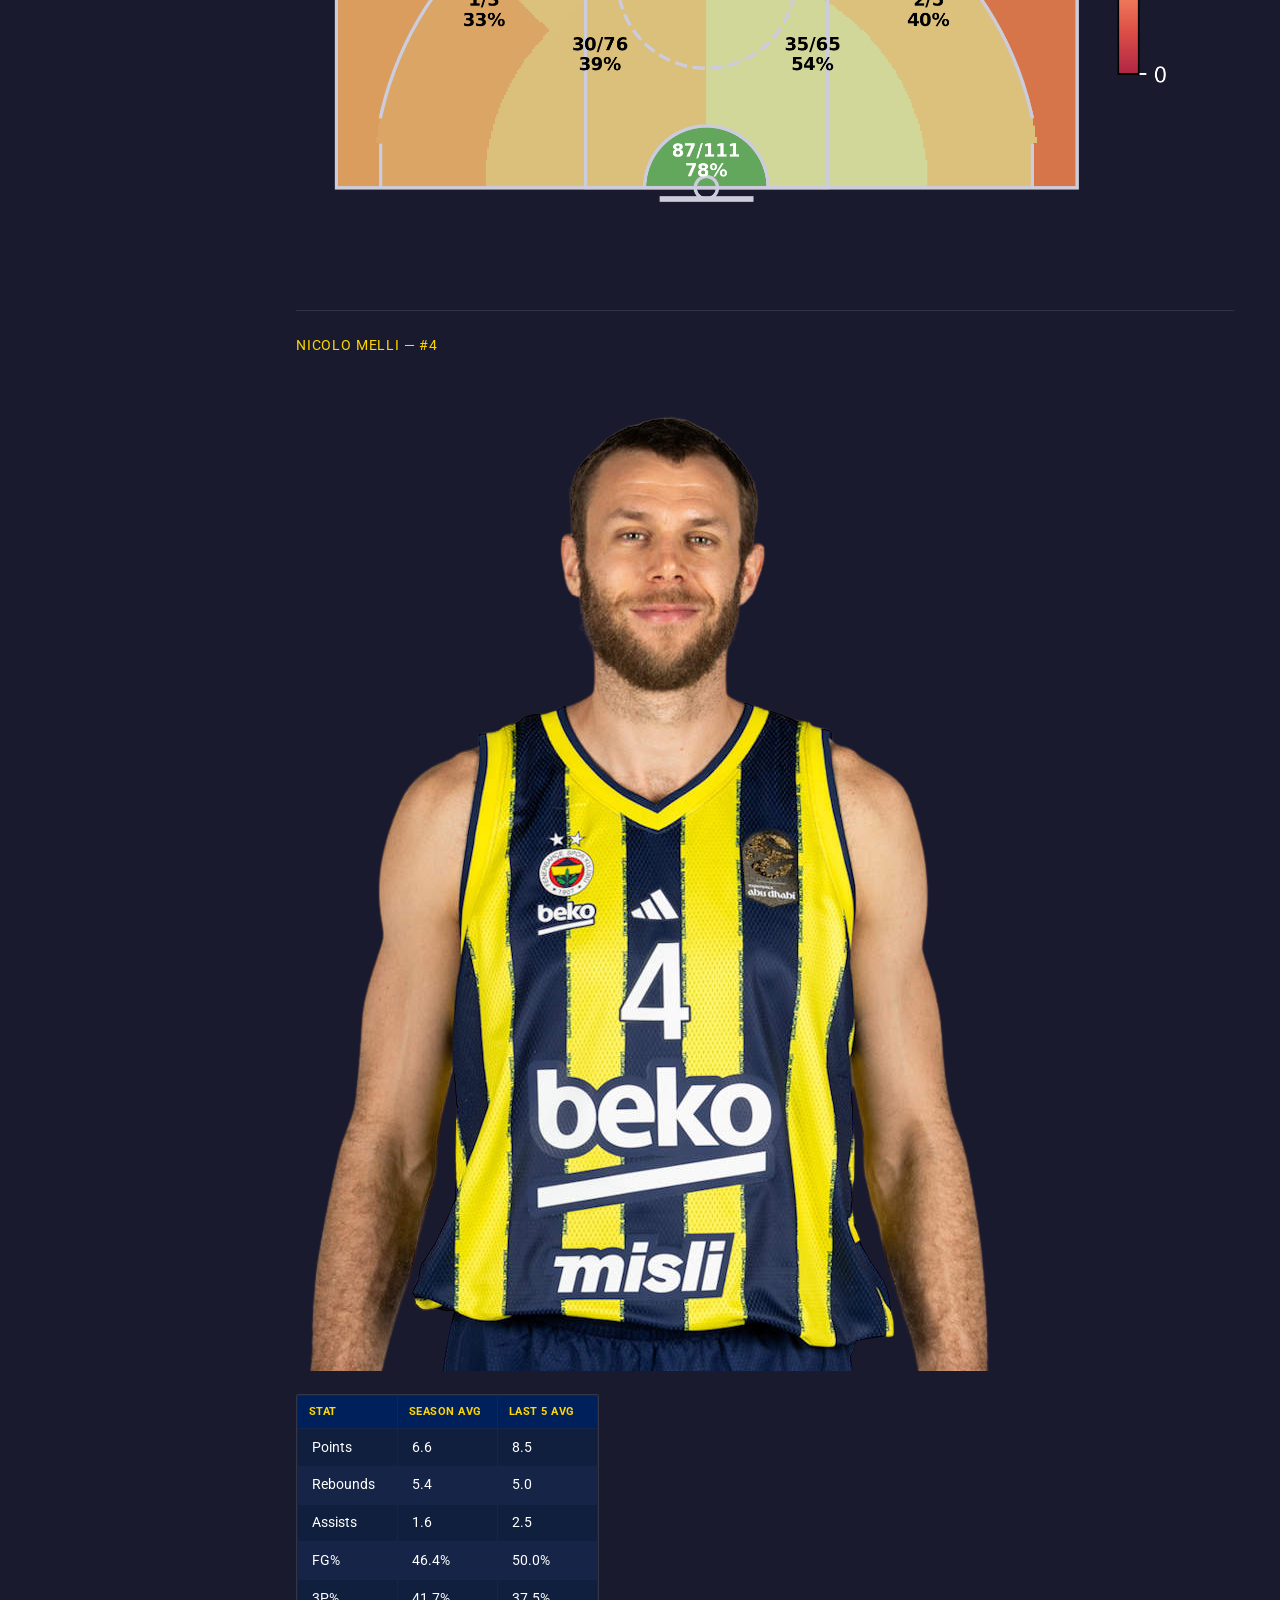
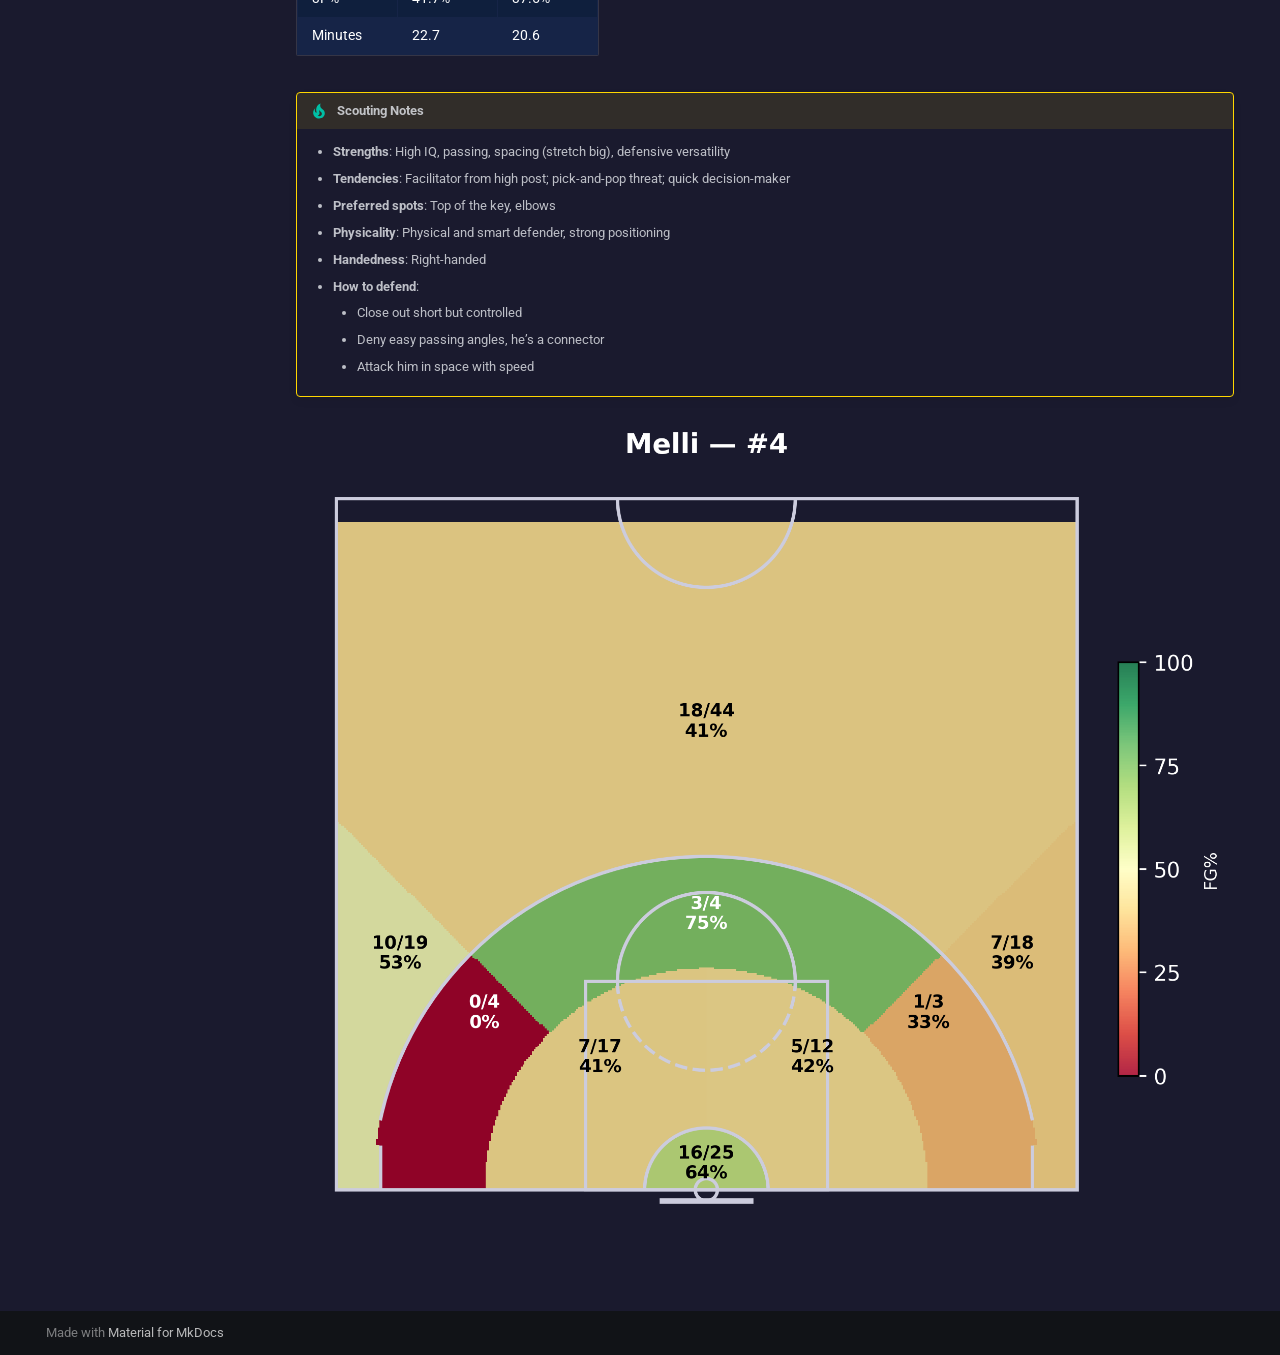
<file: section-b-roster-players/index.html>
<!doctype html>
<html lang="en" class="no-js">
  <head>
    
      <meta charset="utf-8">
      <meta name="viewport" content="width=device-width,initial-scale=1">
      
        <meta name="description" content="EuroLeague 2025-2026 Scouting Report">
      
      
      
      
        <link rel="prev" href="../section-a-general-information/">
      
      
        <link rel="next" href="../section-c-offensive-analysis/">
      
      
        
      
      
      <link rel="icon" href="../assets/images/favicon.png">
      <meta name="generator" content="mkdocs-1.6.1, mkdocs-material-9.7.6">
    
    
      
        <title>Roster & Player Profiles - Fenerbahce Beko Istanbul — Scouting Report</title>
      
    
    
      <link rel="stylesheet" href="../assets/stylesheets/main.484c7ddc.min.css">
      
        
        <link rel="stylesheet" href="../assets/stylesheets/palette.ab4e12ef.min.css">
      
      


    
    
      
    
    
      
        
        
        <link rel="preconnect" href="https://fonts.gstatic.com" crossorigin>
        <link rel="stylesheet" href="https://fonts.googleapis.com/css?family=Roboto:300,300i,400,400i,700,700i%7CRoboto+Mono:400,400i,700,700i&display=fallback">
        <style>:root{--md-text-font:"Roboto";--md-code-font:"Roboto Mono"}</style>
      
    
    
      <link rel="stylesheet" href="../css/print-site.css">
    
      <link rel="stylesheet" href="../css/print-site-material.css">
    
      <link rel="stylesheet" href="../stylesheets/extra.css">
    
    <script>__md_scope=new URL("..",location),__md_hash=e=>[...e].reduce(((e,_)=>(e<<5)-e+_.charCodeAt(0)),0),__md_get=(e,_=localStorage,t=__md_scope)=>JSON.parse(_.getItem(t.pathname+"."+e)),__md_set=(e,_,t=localStorage,a=__md_scope)=>{try{t.setItem(a.pathname+"."+e,JSON.stringify(_))}catch(e){}}</script>
    
      

    
    
  </head>
  
  
    
    
    
    
    
    <body dir="ltr" data-md-color-scheme="slate" data-md-color-primary="custom" data-md-color-accent="custom">
  
    
    <input class="md-toggle" data-md-toggle="drawer" type="checkbox" id="__drawer" autocomplete="off">
    <input class="md-toggle" data-md-toggle="search" type="checkbox" id="__search" autocomplete="off">
    <label class="md-overlay" for="__drawer"></label>
    <div data-md-component="skip">
      
        
        <a href="#b-roster-player-profiles" class="md-skip">
          Skip to content
        </a>
      
    </div>
    <div data-md-component="announce">
      
    </div>
    
    
      

  

<header class="md-header md-header--shadow" data-md-component="header">
  <nav class="md-header__inner md-grid" aria-label="Header">
    <a href=".." title="Fenerbahce Beko Istanbul — Scouting Report" class="md-header__button md-logo" aria-label="Fenerbahce Beko Istanbul — Scouting Report" data-md-component="logo">
      
  
  <svg xmlns="http://www.w3.org/2000/svg" viewBox="0 0 24 24"><path d="M12 8a3 3 0 0 0 3-3 3 3 0 0 0-3-3 3 3 0 0 0-3 3 3 3 0 0 0 3 3m0 3.54C9.64 9.35 6.5 8 3 8v11c3.5 0 6.64 1.35 9 3.54 2.36-2.19 5.5-3.54 9-3.54V8c-3.5 0-6.64 1.35-9 3.54"/></svg>

    </a>
    <label class="md-header__button md-icon" for="__drawer">
      
      <svg xmlns="http://www.w3.org/2000/svg" viewBox="0 0 24 24"><path d="M3 6h18v2H3zm0 5h18v2H3zm0 5h18v2H3z"/></svg>
    </label>
    <div class="md-header__title" data-md-component="header-title">
      <div class="md-header__ellipsis">
        <div class="md-header__topic">
          <span class="md-ellipsis">
            Fenerbahce Beko Istanbul — Scouting Report
          </span>
        </div>
        <div class="md-header__topic" data-md-component="header-topic">
          <span class="md-ellipsis">
            
              Roster & Player Profiles
            
          </span>
        </div>
      </div>
    </div>
    
      
    
    
    
    
      
      
        <label class="md-header__button md-icon" for="__search">
          
          <svg xmlns="http://www.w3.org/2000/svg" viewBox="0 0 24 24"><path d="M9.5 3A6.5 6.5 0 0 1 16 9.5c0 1.61-.59 3.09-1.56 4.23l.27.27h.79l5 5-1.5 1.5-5-5v-.79l-.27-.27A6.52 6.52 0 0 1 9.5 16 6.5 6.5 0 0 1 3 9.5 6.5 6.5 0 0 1 9.5 3m0 2C7 5 5 7 5 9.5S7 14 9.5 14 14 12 14 9.5 12 5 9.5 5"/></svg>
        </label>
        <div class="md-search" data-md-component="search" role="dialog">
  <label class="md-search__overlay" for="__search"></label>
  <div class="md-search__inner" role="search">
    <form class="md-search__form" name="search">
      <input type="text" class="md-search__input" name="query" aria-label="Search" placeholder="Search" autocapitalize="off" autocorrect="off" autocomplete="off" spellcheck="false" data-md-component="search-query" required>
      <label class="md-search__icon md-icon" for="__search">
        
        <svg xmlns="http://www.w3.org/2000/svg" viewBox="0 0 24 24"><path d="M9.5 3A6.5 6.5 0 0 1 16 9.5c0 1.61-.59 3.09-1.56 4.23l.27.27h.79l5 5-1.5 1.5-5-5v-.79l-.27-.27A6.52 6.52 0 0 1 9.5 16 6.5 6.5 0 0 1 3 9.5 6.5 6.5 0 0 1 9.5 3m0 2C7 5 5 7 5 9.5S7 14 9.5 14 14 12 14 9.5 12 5 9.5 5"/></svg>
        
        <svg xmlns="http://www.w3.org/2000/svg" viewBox="0 0 24 24"><path d="M20 11v2H8l5.5 5.5-1.42 1.42L4.16 12l7.92-7.92L13.5 5.5 8 11z"/></svg>
      </label>
      <nav class="md-search__options" aria-label="Search">
        
        <button type="reset" class="md-search__icon md-icon" title="Clear" aria-label="Clear" tabindex="-1">
          
          <svg xmlns="http://www.w3.org/2000/svg" viewBox="0 0 24 24"><path d="M19 6.41 17.59 5 12 10.59 6.41 5 5 6.41 10.59 12 5 17.59 6.41 19 12 13.41 17.59 19 19 17.59 13.41 12z"/></svg>
        </button>
      </nav>
      
    </form>
    <div class="md-search__output">
      <div class="md-search__scrollwrap" tabindex="0" data-md-scrollfix>
        <div class="md-search-result" data-md-component="search-result">
          <div class="md-search-result__meta">
            Initializing search
          </div>
          <ol class="md-search-result__list" role="presentation"></ol>
        </div>
      </div>
    </div>
  </div>
</div>
      
    
    
  </nav>
  
</header>
    
    <div class="md-container" data-md-component="container">
      
      
        
          
        
      
      <main class="md-main" data-md-component="main">
        <div class="md-main__inner md-grid">
          
            
              
              <div class="md-sidebar md-sidebar--primary" data-md-component="sidebar" data-md-type="navigation" >
                <div class="md-sidebar__scrollwrap">
                  <div class="md-sidebar__inner">
                    



  

<nav class="md-nav md-nav--primary md-nav--integrated" aria-label="Navigation" data-md-level="0">
  <label class="md-nav__title" for="__drawer">
    <a href=".." title="Fenerbahce Beko Istanbul — Scouting Report" class="md-nav__button md-logo" aria-label="Fenerbahce Beko Istanbul — Scouting Report" data-md-component="logo">
      
  
  <svg xmlns="http://www.w3.org/2000/svg" viewBox="0 0 24 24"><path d="M12 8a3 3 0 0 0 3-3 3 3 0 0 0-3-3 3 3 0 0 0-3 3 3 3 0 0 0 3 3m0 3.54C9.64 9.35 6.5 8 3 8v11c3.5 0 6.64 1.35 9 3.54 2.36-2.19 5.5-3.54 9-3.54V8c-3.5 0-6.64 1.35-9 3.54"/></svg>

    </a>
    Fenerbahce Beko Istanbul — Scouting Report
  </label>
  
  <ul class="md-nav__list" data-md-scrollfix>
    
      
      
  
  
  
  
    <li class="md-nav__item">
      <a href=".." class="md-nav__link">
        
  
  
  <span class="md-ellipsis">
    
  
    Cover
  

    
  </span>
  
  

      </a>
    </li>
  

    
      
      
  
  
  
  
    <li class="md-nav__item">
      <a href="../section-a-general-information/" class="md-nav__link">
        
  
  
  <span class="md-ellipsis">
    
  
    General Information
  

    
  </span>
  
  

      </a>
    </li>
  

    
      
      
  
  
    
  
  
  
    <li class="md-nav__item md-nav__item--active">
      
      <input class="md-nav__toggle md-toggle" type="checkbox" id="__toc">
      
      
        
      
      
        <label class="md-nav__link md-nav__link--active" for="__toc">
          
  
  
  <span class="md-ellipsis">
    
  
    Roster & Player Profiles
  

    
  </span>
  
  

          <span class="md-nav__icon md-icon"></span>
        </label>
      
      <a href="./" class="md-nav__link md-nav__link--active">
        
  
  
  <span class="md-ellipsis">
    
  
    Roster & Player Profiles
  

    
  </span>
  
  

      </a>
      
        

<nav class="md-nav md-nav--secondary" aria-label="Table of contents">
  
  
  
    
  
  
    <label class="md-nav__title" for="__toc">
      <span class="md-nav__icon md-icon"></span>
      Table of contents
    </label>
    <ul class="md-nav__list" data-md-component="toc" data-md-scrollfix>
      
        <li class="md-nav__item">
  <a href="#full-roster" class="md-nav__link">
    <span class="md-ellipsis">
      
        Full Roster
      
    </span>
  </a>
  
</li>
      
        <li class="md-nav__item">
  <a href="#key-player-profiles" class="md-nav__link">
    <span class="md-ellipsis">
      
        Key Player Profiles
      
    </span>
  </a>
  
    <nav class="md-nav" aria-label="Key Player Profiles">
      <ul class="md-nav__list">
        
          <li class="md-nav__item">
  <a href="#wade-baldwin-iv-2" class="md-nav__link">
    <span class="md-ellipsis">
      
        Wade Baldwin Iv — #2
      
    </span>
  </a>
  
</li>
        
          <li class="md-nav__item">
  <a href="#devon-hall-20" class="md-nav__link">
    <span class="md-ellipsis">
      
        Devon Hall — #20
      
    </span>
  </a>
  
</li>
        
          <li class="md-nav__item">
  <a href="#tarik-biberovic-13" class="md-nav__link">
    <span class="md-ellipsis">
      
        Tarik Biberovic — #13
      
    </span>
  </a>
  
</li>
        
          <li class="md-nav__item">
  <a href="#talen-horton-tucker-8" class="md-nav__link">
    <span class="md-ellipsis">
      
        Talen Horton Tucker — #8
      
    </span>
  </a>
  
</li>
        
          <li class="md-nav__item">
  <a href="#nicolo-melli-4" class="md-nav__link">
    <span class="md-ellipsis">
      
        Nicolo Melli — #4
      
    </span>
  </a>
  
</li>
        
      </ul>
    </nav>
  
</li>
      
    </ul>
  
</nav>
      
    </li>
  

    
      
      
  
  
  
  
    <li class="md-nav__item">
      <a href="../section-c-offensive-analysis/" class="md-nav__link">
        
  
  
  <span class="md-ellipsis">
    
  
    Offensive Analysis
  

    
  </span>
  
  

      </a>
    </li>
  

    
      
      
  
  
  
  
    <li class="md-nav__item">
      <a href="../section-d-defensive-analysis/" class="md-nav__link">
        
  
  
  <span class="md-ellipsis">
    
  
    Defensive Analysis
  

    
  </span>
  
  

      </a>
    </li>
  

    
      
      
  
  
  
  
    <li class="md-nav__item">
      <a href="../section-e-transition-play/" class="md-nav__link">
        
  
  
  <span class="md-ellipsis">
    
  
    Transition Play
  

    
  </span>
  
  

      </a>
    </li>
  

    
      
      
  
  
  
  
    <li class="md-nav__item">
      <a href="../section-f-special-situations/" class="md-nav__link">
        
  
  
  <span class="md-ellipsis">
    
  
    Special Situations / Clutch Time
  

    
  </span>
  
  

      </a>
    </li>
  

    
      
      
  
  
  
  
    <li class="md-nav__item">
      <a href="../section-g-game-plan/" class="md-nav__link">
        
  
  
  <span class="md-ellipsis">
    
  
    Recommended Game Plan
  

    
  </span>
  
  

      </a>
    </li>
  

    
      
      
  
  
  
  
    <li class="md-nav__item">
      <a href="../section-h-additional_notes/" class="md-nav__link">
        
  
  
  <span class="md-ellipsis">
    
  
    Additional notes
  

    
  </span>
  
  

      </a>
    </li>
  

    
      
      
  
  
  
  
    <li class="md-nav__item">
      <a href="../appendix-box-scores/" class="md-nav__link">
        
  
  
  <span class="md-ellipsis">
    
  
    Appendix — Detailed Box Scores
  

    
  </span>
  
  

      </a>
    </li>
  

    
  </ul>
</nav>
                  </div>
                </div>
              </div>
            
            
          
          
            <div class="md-content" data-md-component="content">
              
              <article class="md-content__inner md-typeset">
                
                  



<h1 id="b-roster-player-profiles"><span class="section-badge">B</span> Roster &amp; Player Profiles</h1>
<h2 id="full-roster">Full Roster</h2>
<!-- START_TABLE ROSTER -->
<table>
<thead>
<tr>
<th style="text-align: right;">#</th>
<th style="text-align: left;">Name</th>
<th style="text-align: left;">Pos</th>
<th style="text-align: left;">Nationality</th>
<th style="text-align: left;">Height</th>
<th style="text-align: left;">Weight</th>
<th style="text-align: right;">Age</th>
</tr>
</thead>
<tbody>
<tr>
<td style="text-align: right;">0</td>
<td style="text-align: left;">Armando Bacot Jr.</td>
<td style="text-align: left;">C/F</td>
<td style="text-align: left;">USA</td>
<td style="text-align: left;">6'10</td>
<td style="text-align: left;">240 lbs</td>
<td style="text-align: right;">25</td>
</tr>
<tr>
<td style="text-align: right;">1</td>
<td style="text-align: left;">Metecan Birsen</td>
<td style="text-align: left;">SF</td>
<td style="text-align: left;">Turkey</td>
<td style="text-align: left;">6'7</td>
<td style="text-align: left;">210 lbs</td>
<td style="text-align: right;">25</td>
</tr>
<tr>
<td style="text-align: right;">2</td>
<td style="text-align: left;">Wade Baldwin Iv</td>
<td style="text-align: left;">PG</td>
<td style="text-align: left;">USA</td>
<td style="text-align: left;">6'3</td>
<td style="text-align: left;">194 lbs</td>
<td style="text-align: right;">28</td>
</tr>
<tr>
<td style="text-align: right;">4</td>
<td style="text-align: left;">Nicolo Melli</td>
<td style="text-align: left;">PF</td>
<td style="text-align: left;">Italy</td>
<td style="text-align: left;">6'9</td>
<td style="text-align: left;">220 lbs</td>
<td style="text-align: right;">35</td>
</tr>
<tr>
<td style="text-align: right;">5</td>
<td style="text-align: left;">Brandon Boston Jr.</td>
<td style="text-align: left;">SG</td>
<td style="text-align: left;">USA</td>
<td style="text-align: left;">6'6</td>
<td style="text-align: left;">190 lbs</td>
<td style="text-align: right;">23</td>
</tr>
<tr>
<td style="text-align: right;">8</td>
<td style="text-align: left;">Talen Horton Tucker</td>
<td style="text-align: left;">SG</td>
<td style="text-align: left;">USA</td>
<td style="text-align: left;">6'4</td>
<td style="text-align: left;">230 lbs</td>
<td style="text-align: right;">24</td>
</tr>
<tr>
<td style="text-align: right;">12</td>
<td style="text-align: left;">Nando De Colo</td>
<td style="text-align: left;">SG</td>
<td style="text-align: left;">France</td>
<td style="text-align: left;">6'4</td>
<td style="text-align: left;">196 lbs</td>
<td style="text-align: right;">38</td>
</tr>
<tr>
<td style="text-align: right;">13</td>
<td style="text-align: left;">Tarik Biberovic</td>
<td style="text-align: left;">SF</td>
<td style="text-align: left;">Bosnia</td>
<td style="text-align: left;">6'8</td>
<td style="text-align: left;">205 lbs</td>
<td style="text-align: right;">22</td>
</tr>
<tr>
<td style="text-align: right;">14</td>
<td style="text-align: left;">Melih Mahmutoglu</td>
<td style="text-align: left;">PG</td>
<td style="text-align: left;">Turkey</td>
<td style="text-align: left;">6'2</td>
<td style="text-align: left;">185 lbs</td>
<td style="text-align: right;">32</td>
</tr>
<tr>
<td style="text-align: right;">17</td>
<td style="text-align: left;">Onuralp Bitim</td>
<td style="text-align: left;">SF</td>
<td style="text-align: left;">Turkey</td>
<td style="text-align: left;">6'6</td>
<td style="text-align: left;">210 lbs</td>
<td style="text-align: right;">25</td>
</tr>
<tr>
<td style="text-align: right;">18</td>
<td style="text-align: left;">Mikael Jantunen</td>
<td style="text-align: left;">SF</td>
<td style="text-align: left;">Finland</td>
<td style="text-align: left;">6'7</td>
<td style="text-align: left;">220 lbs</td>
<td style="text-align: right;">25</td>
</tr>
<tr>
<td style="text-align: right;">20</td>
<td style="text-align: left;">Devon Hall</td>
<td style="text-align: left;">SG</td>
<td style="text-align: left;">USA</td>
<td style="text-align: left;">6'5</td>
<td style="text-align: left;">200 lbs</td>
<td style="text-align: right;">29</td>
</tr>
<tr>
<td style="text-align: right;">25</td>
<td style="text-align: left;">Chris Silva</td>
<td style="text-align: left;">PF</td>
<td style="text-align: left;">USA</td>
<td style="text-align: left;">6'8</td>
<td style="text-align: left;">235 lbs</td>
<td style="text-align: right;">29</td>
</tr>
<tr>
<td style="text-align: right;">30</td>
<td style="text-align: left;">Jilson Bango</td>
<td style="text-align: left;">C</td>
<td style="text-align: left;">Angola</td>
<td style="text-align: left;">7'0</td>
<td style="text-align: left;">238 lbs</td>
<td style="text-align: right;">26</td>
</tr>
<tr>
<td style="text-align: right;">32</td>
<td style="text-align: left;">Arturs Zagars</td>
<td style="text-align: left;">PG</td>
<td style="text-align: left;">Latvia</td>
<td style="text-align: left;">6'3</td>
<td style="text-align: left;">185 lbs</td>
<td style="text-align: right;">22</td>
</tr>
<tr>
<td style="text-align: right;">50</td>
<td style="text-align: left;">Bonzie Colson</td>
<td style="text-align: left;">PF</td>
<td style="text-align: left;">USA</td>
<td style="text-align: left;">6'6</td>
<td style="text-align: left;">225 lbs</td>
<td style="text-align: right;">28</td>
</tr>
<tr>
<td style="text-align: right;">92</td>
<td style="text-align: left;">Khem Birch</td>
<td style="text-align: left;">C</td>
<td style="text-align: left;">Canada</td>
<td style="text-align: left;">6'9git</td>
<td style="text-align: left;">233 lbs</td>
<td style="text-align: right;">32</td>
</tr>
</tbody>
</table>
<!-- END_TABLE ROSTER -->
<hr />
<h2 id="key-player-profiles">Key Player Profiles</h2>
<!-- START_TABLE PLAYER-1-HEADER -->
<h3 id="wade-baldwin-iv-2">Wade Baldwin Iv — #2</h3>
<!-- END_TABLE PLAYER-1-HEADER -->

<!-- START_TABLE PLAYER-1-IMAGE -->
<p><img alt="Wade Baldwin Iv headshot" src="../images/ULK_player_1.png" /></p>
<!-- END_TABLE PLAYER-1-IMAGE -->

<!-- START_TABLE PLAYER-1-STATS -->
<table>
<thead>
<tr>
<th style="text-align: left;">Stat</th>
<th style="text-align: left;">Season Avg</th>
<th style="text-align: left;">Last 5 Avg</th>
</tr>
</thead>
<tbody>
<tr>
<td style="text-align: left;">Points</td>
<td style="text-align: left;">14.4</td>
<td style="text-align: left;">13.6</td>
</tr>
<tr>
<td style="text-align: left;">Rebounds</td>
<td style="text-align: left;">3.2</td>
<td style="text-align: left;">2.2</td>
</tr>
<tr>
<td style="text-align: left;">Assists</td>
<td style="text-align: left;">5.5</td>
<td style="text-align: left;">5.4</td>
</tr>
<tr>
<td style="text-align: left;">FG%</td>
<td style="text-align: left;">45.8%</td>
<td style="text-align: left;">40.7%</td>
</tr>
<tr>
<td style="text-align: left;">3P%</td>
<td style="text-align: left;">27.7%</td>
<td style="text-align: left;">23.1%</td>
</tr>
<tr>
<td style="text-align: left;">Minutes</td>
<td style="text-align: left;">26.0</td>
<td style="text-align: left;">27.3</td>
</tr>
</tbody>
</table>
<!-- END_TABLE PLAYER-1-STATS -->

<div class="admonition tip">
<p class="admonition-title">Scouting Notes</p>
<ul>
<li><strong>Strengths</strong>: Explosive first step, elite in isolation and PnR; creates own shot late clock</li>
<li><strong>Tendencies</strong>: Heavy right-hand driver; prefers going right out of high PnR; pull-up jumper after 1–2 dribbles</li>
<li><strong>Preferred spots</strong>: Top of the key; mid-range pull-up area</li>
<li><strong>Physicality</strong>: Very physical guard, absorbs contact well, finishes through bodies</li>
<li><strong>Handedness</strong>: Right-handed  </li>
<li><strong>How to defend</strong>:<ul>
<li>Shade him left, force weak hand</li>
<li>Show bodies early in PnR, mix coverages</li>
<li>Go under selectively (streaky shooter) but be ready to contest pull-up</li>
<li>Keep him out of rhythm, he thrives on momentum</li>
</ul>
</li>
</ul>
</div>
<!-- START_TABLE PLAYER-1-HEATMAP -->
<p><img alt="Wade Baldwin Iv zone heatmap" src="../images/ULK_heatmap_player_1.png" /></p>
<!-- END_TABLE PLAYER-1-HEATMAP -->

<hr />
<!-- START_TABLE PLAYER-2-HEADER -->
<h3 id="devon-hall-20">Devon Hall — #20</h3>
<!-- END_TABLE PLAYER-2-HEADER -->

<!-- START_TABLE PLAYER-2-IMAGE -->
<p><img alt="Devon Hall headshot" src="../images/ULK_player_2.png" /></p>
<!-- END_TABLE PLAYER-2-IMAGE -->

<!-- START_TABLE PLAYER-2-STATS -->
<table>
<thead>
<tr>
<th style="text-align: left;">Stat</th>
<th style="text-align: left;">Season Avg</th>
<th style="text-align: left;">Last 5 Avg</th>
</tr>
</thead>
<tbody>
<tr>
<td style="text-align: left;">Points</td>
<td style="text-align: left;">8.6</td>
<td style="text-align: left;">6.2</td>
</tr>
<tr>
<td style="text-align: left;">Rebounds</td>
<td style="text-align: left;">3.0</td>
<td style="text-align: left;">3.0</td>
</tr>
<tr>
<td style="text-align: left;">Assists</td>
<td style="text-align: left;">2.7</td>
<td style="text-align: left;">2.2</td>
</tr>
<tr>
<td style="text-align: left;">FG%</td>
<td style="text-align: left;">41.2%</td>
<td style="text-align: left;">37.9%</td>
</tr>
<tr>
<td style="text-align: left;">3P%</td>
<td style="text-align: left;">25.8%</td>
<td style="text-align: left;">21.4%</td>
</tr>
<tr>
<td style="text-align: left;">Minutes</td>
<td style="text-align: left;">24.9</td>
<td style="text-align: left;">22.7</td>
</tr>
</tbody>
</table>
<!-- END_TABLE PLAYER-2-STATS -->

<div class="admonition tip">
<p class="admonition-title">Scouting Notes</p>
<ul>
<li><strong>Strengths</strong>: 3&amp;D guard, efficient spot-up shooter, smart cutter</li>
<li><strong>Tendencies</strong>: Plays off others; catch-and-shoot threat, attacks closeouts straight-line</li>
<li><strong>Preferred spots</strong>: Corners, wings (especially right corner)</li>
<li><strong>Physicality</strong>: Solid, not overly physical but strong enough to defend multiple positions</li>
<li><strong>Handedness</strong>: Right-handed</li>
<li><strong>How to defend</strong>:<ul>
<li>No-help off him—high IQ shooter</li>
<li>Close out under control (attacks long closeouts)</li>
<li>Force him to create off the dribble </li>
</ul>
</li>
</ul>
</div>
<!-- START_TABLE PLAYER-2-HEATMAP -->
<p><img alt="Devon Hall zone heatmap" src="../images/ULK_heatmap_player_2.png" /></p>
<!-- END_TABLE PLAYER-2-HEATMAP -->

<hr />
<!-- START_TABLE PLAYER-3-HEADER -->
<h3 id="tarik-biberovic-13">Tarik Biberovic — #13</h3>
<!-- END_TABLE PLAYER-3-HEADER -->

<!-- START_TABLE PLAYER-3-IMAGE -->
<p><img alt="Tarik Biberovic headshot" src="../images/ULK_player_3.png" /></p>
<!-- END_TABLE PLAYER-3-IMAGE -->

<!-- START_TABLE PLAYER-3-STATS -->
<table>
<thead>
<tr>
<th style="text-align: left;">Stat</th>
<th style="text-align: left;">Season Avg</th>
<th style="text-align: left;">Last 5 Avg</th>
</tr>
</thead>
<tbody>
<tr>
<td style="text-align: left;">Points</td>
<td style="text-align: left;">10.5</td>
<td style="text-align: left;">11.0</td>
</tr>
<tr>
<td style="text-align: left;">Rebounds</td>
<td style="text-align: left;">3.1</td>
<td style="text-align: left;">2.7</td>
</tr>
<tr>
<td style="text-align: left;">Assists</td>
<td style="text-align: left;">1.3</td>
<td style="text-align: left;">1.3</td>
</tr>
<tr>
<td style="text-align: left;">FG%</td>
<td style="text-align: left;">44.1%</td>
<td style="text-align: left;">50.0%</td>
</tr>
<tr>
<td style="text-align: left;">3P%</td>
<td style="text-align: left;">39.2%</td>
<td style="text-align: left;">60.0%</td>
</tr>
<tr>
<td style="text-align: left;">Minutes</td>
<td style="text-align: left;">23.8</td>
<td style="text-align: left;">23.0</td>
</tr>
</tbody>
</table>
<!-- END_TABLE PLAYER-3-STATS -->

<div class="admonition tip">
<p class="admonition-title">Scouting Notes</p>
<ul>
<li><strong>Strengths</strong>: Shooting, floor spacing, off-ball movement  </li>
<li><strong>Tendencies</strong>: Catch-and-shoot, relocates well, quick trigger  </li>
<li><strong>Preferred spots</strong>: Corners and wings</li>
<li><strong>Physicality</strong>: Not very physical; more finesse player   </li>
<li><strong>Handedness</strong>: Right-handed  </li>
<li><strong>How to defend</strong>:  <ul>
<li>Top-lock or chase him off screens  </li>
<li>Force him to put the ball on the floor  </li>
<li>Be physical with him to disrupt timing  </li>
</ul>
</li>
</ul>
</div>
<!-- START_TABLE PLAYER-3-HEATMAP -->
<p><img alt="Tarik Biberovic zone heatmap" src="../images/ULK_heatmap_player_3.png" /></p>
<!-- END_TABLE PLAYER-3-HEATMAP -->

<hr />
<!-- START_TABLE PLAYER-4-HEADER -->
<h3 id="talen-horton-tucker-8">Talen Horton Tucker — #8</h3>
<!-- END_TABLE PLAYER-4-HEADER -->

<!-- START_TABLE PLAYER-4-IMAGE -->
<p><img alt="Talen Horton Tucker headshot" src="../images/ULK_player_4.png" /></p>
<!-- END_TABLE PLAYER-4-IMAGE -->

<!-- START_TABLE PLAYER-4-STATS -->
<table>
<thead>
<tr>
<th style="text-align: left;">Stat</th>
<th style="text-align: left;">Season Avg</th>
<th style="text-align: left;">Last 5 Avg</th>
</tr>
</thead>
<tbody>
<tr>
<td style="text-align: left;">Points</td>
<td style="text-align: left;">15.7</td>
<td style="text-align: left;">12.4</td>
</tr>
<tr>
<td style="text-align: left;">Rebounds</td>
<td style="text-align: left;">3.8</td>
<td style="text-align: left;">4.0</td>
</tr>
<tr>
<td style="text-align: left;">Assists</td>
<td style="text-align: left;">1.9</td>
<td style="text-align: left;">2.4</td>
</tr>
<tr>
<td style="text-align: left;">FG%</td>
<td style="text-align: left;">48.5%</td>
<td style="text-align: left;">37.3%</td>
</tr>
<tr>
<td style="text-align: left;">3P%</td>
<td style="text-align: left;">29.0%</td>
<td style="text-align: left;">15.4%</td>
</tr>
<tr>
<td style="text-align: left;">Minutes</td>
<td style="text-align: left;">23.7</td>
<td style="text-align: left;">25.3</td>
</tr>
</tbody>
</table>
<!-- END_TABLE PLAYER-4-STATS -->

<div class="admonition tip">
<p class="admonition-title">Scouting Notes</p>
<ul>
<li><strong>Strengths</strong>: Strong driver, finishes with length; can create in isolation</li>
<li><strong>Tendencies</strong>: Left-hand dominant; drives left aggressively; uses body to shield defenders</li>
<li><strong>Preferred spots</strong>: Left wing/top; paint touches</li>
<li><strong>Physicality</strong>: Very physical, strong frame for a guard</li>
<li><strong>Handedness</strong>: Left-handed (important!)</li>
<li><strong>How to defend</strong>:<ul>
<li>Force right at all costs</li>
<li>Gap him slightly, make him shoot from outside</li>
<li>Show help early, he wants to get to the rim</li>
</ul>
</li>
</ul>
</div>
<!-- START_TABLE PLAYER-4-HEATMAP -->
<p><img alt="Talen Horton Tucker zone heatmap" src="../images/ULK_heatmap_player_4.png" /></p>
<!-- END_TABLE PLAYER-4-HEATMAP -->

<hr />
<!-- START_TABLE PLAYER-5-HEADER -->
<h3 id="nicolo-melli-4">Nicolo Melli — #4</h3>
<!-- END_TABLE PLAYER-5-HEADER -->

<!-- START_TABLE PLAYER-5-IMAGE -->
<p><img alt="Nicolo Melli headshot" src="../images/ULK_player_5.png" /></p>
<!-- END_TABLE PLAYER-5-IMAGE -->

<!-- START_TABLE PLAYER-5-STATS -->
<table>
<thead>
<tr>
<th style="text-align: left;">Stat</th>
<th style="text-align: left;">Season Avg</th>
<th style="text-align: left;">Last 5 Avg</th>
</tr>
</thead>
<tbody>
<tr>
<td style="text-align: left;">Points</td>
<td style="text-align: left;">6.6</td>
<td style="text-align: left;">8.5</td>
</tr>
<tr>
<td style="text-align: left;">Rebounds</td>
<td style="text-align: left;">5.4</td>
<td style="text-align: left;">5.0</td>
</tr>
<tr>
<td style="text-align: left;">Assists</td>
<td style="text-align: left;">1.6</td>
<td style="text-align: left;">2.5</td>
</tr>
<tr>
<td style="text-align: left;">FG%</td>
<td style="text-align: left;">46.4%</td>
<td style="text-align: left;">50.0%</td>
</tr>
<tr>
<td style="text-align: left;">3P%</td>
<td style="text-align: left;">41.7%</td>
<td style="text-align: left;">37.5%</td>
</tr>
<tr>
<td style="text-align: left;">Minutes</td>
<td style="text-align: left;">22.7</td>
<td style="text-align: left;">20.6</td>
</tr>
</tbody>
</table>
<!-- END_TABLE PLAYER-5-STATS -->

<div class="admonition tip">
<p class="admonition-title">Scouting Notes</p>
<ul>
<li><strong>Strengths</strong>: High IQ, passing, spacing (stretch big), defensive versatility  </li>
<li><strong>Tendencies</strong>: Facilitator from high post; pick-and-pop threat; quick decision-maker  </li>
<li><strong>Preferred spots</strong>: Top of the key, elbows  </li>
<li><strong>Physicality</strong>: Physical and smart defender, strong positioning  </li>
<li><strong>Handedness</strong>: Right-handed  </li>
<li><strong>How to defend</strong>:  <ul>
<li>Close out short but controlled  </li>
<li>Deny easy passing angles, he’s a connector  </li>
<li>Attack him in space with speed  </li>
</ul>
</li>
</ul>
</div>
<!-- START_TABLE PLAYER-5-HEATMAP -->
<p><img alt="Nicolo Melli zone heatmap" src="../images/ULK_heatmap_player_5.png" /></p>
<!-- END_TABLE PLAYER-5-HEATMAP -->












                
              </article>
            </div>
          
          
<script>var target=document.getElementById(location.hash.slice(1));target&&target.name&&(target.checked=target.name.startsWith("__tabbed_"))</script>
        </div>
        
          <button type="button" class="md-top md-icon" data-md-component="top" hidden>
  
  <svg xmlns="http://www.w3.org/2000/svg" viewBox="0 0 24 24"><path d="M13 20h-2V8l-5.5 5.5-1.42-1.42L12 4.16l7.92 7.92-1.42 1.42L13 8z"/></svg>
  Back to top
</button>
        
      </main>
      
        <footer class="md-footer">
  
  <div class="md-footer-meta md-typeset">
    <div class="md-footer-meta__inner md-grid">
      <div class="md-copyright">
  
  
    Made with
    <a href="https://squidfunk.github.io/mkdocs-material/" target="_blank" rel="noopener">
      Material for MkDocs
    </a>
  
</div>
      
    </div>
  </div>
</footer>
      
    </div>
    <div class="md-dialog" data-md-component="dialog">
      <div class="md-dialog__inner md-typeset"></div>
    </div>
    
    
    
      
      
      <script id="__config" type="application/json">{"annotate": null, "base": "..", "features": ["navigation.sections", "navigation.expand", "navigation.top", "toc.integrate"], "search": "../assets/javascripts/workers/search.2c215733.min.js", "tags": null, "translations": {"clipboard.copied": "Copied to clipboard", "clipboard.copy": "Copy to clipboard", "search.result.more.one": "1 more on this page", "search.result.more.other": "# more on this page", "search.result.none": "No matching documents", "search.result.one": "1 matching document", "search.result.other": "# matching documents", "search.result.placeholder": "Type to start searching", "search.result.term.missing": "Missing", "select.version": "Select version"}, "version": null}</script>
    
    
      <script src="../assets/javascripts/bundle.79ae519e.min.js"></script>
      
        <script src="../js/print-site.js"></script>
      
    
  </body>
</html>
</file>
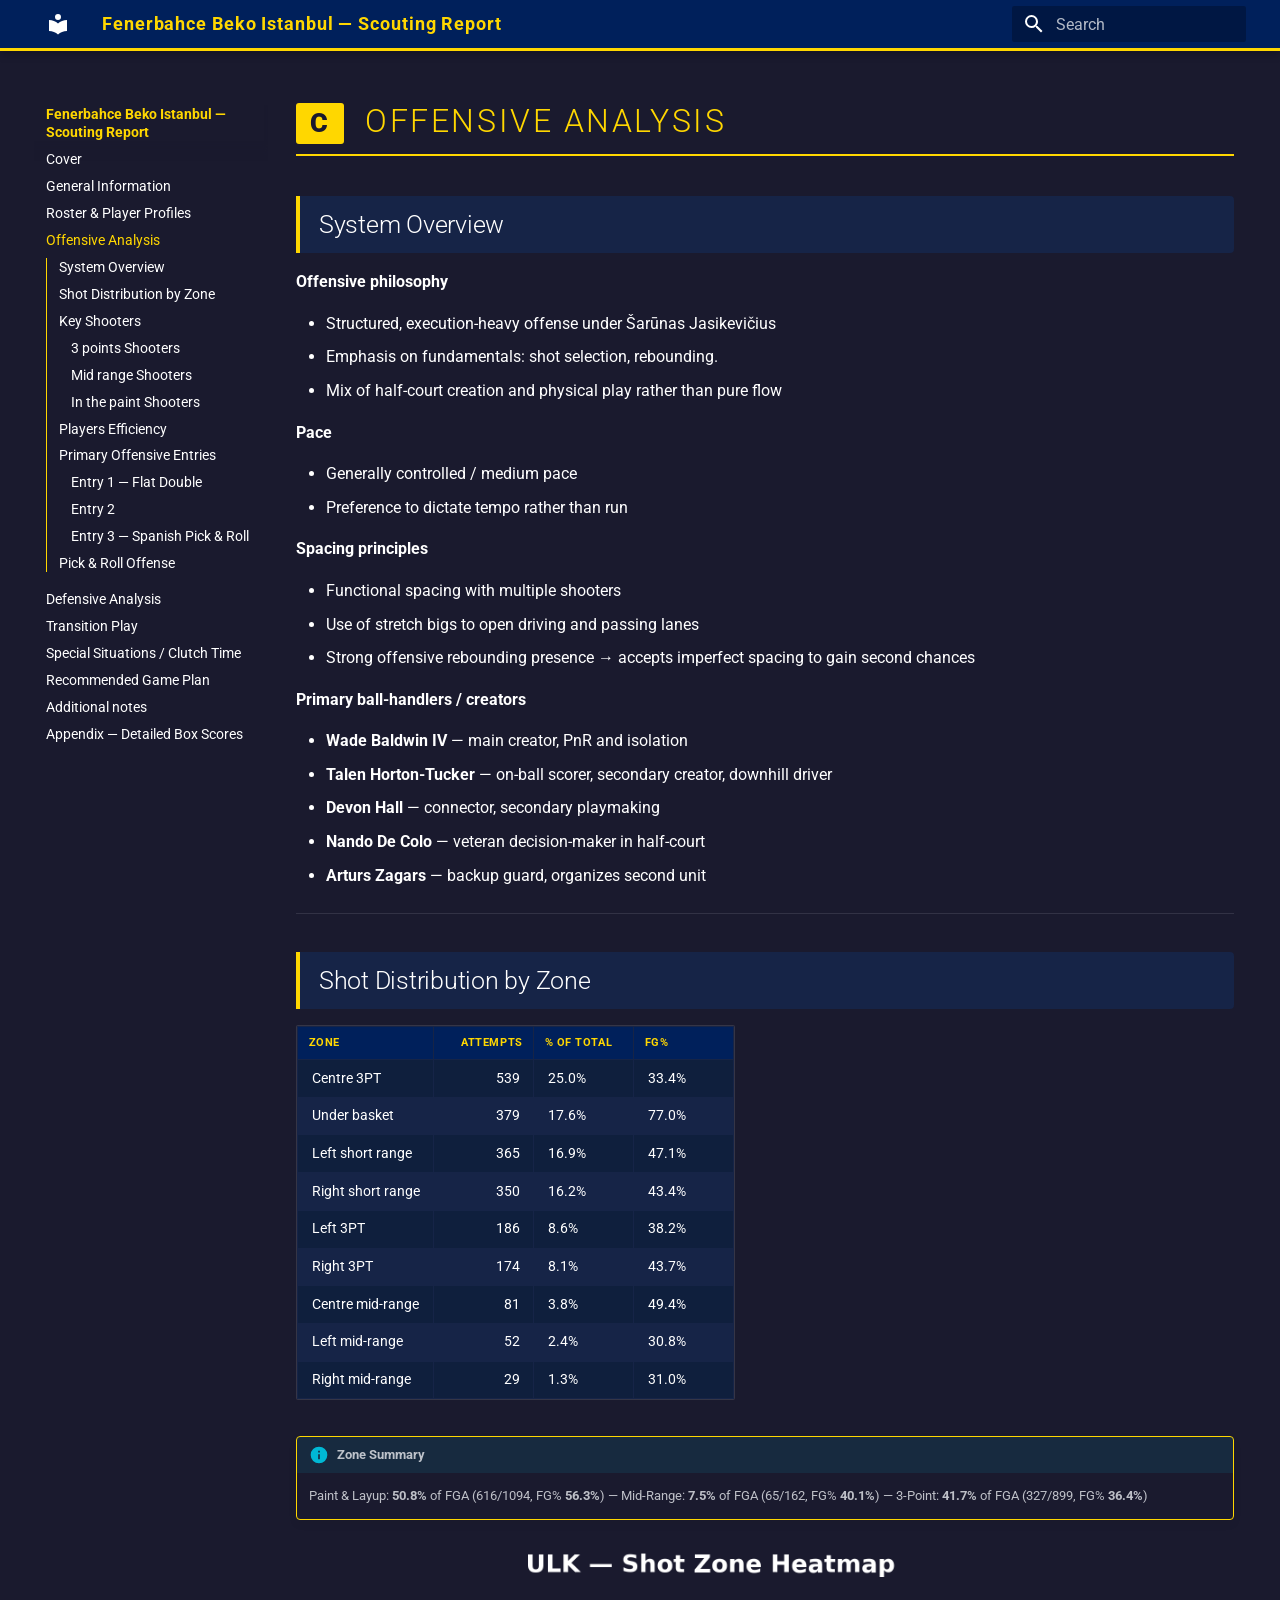
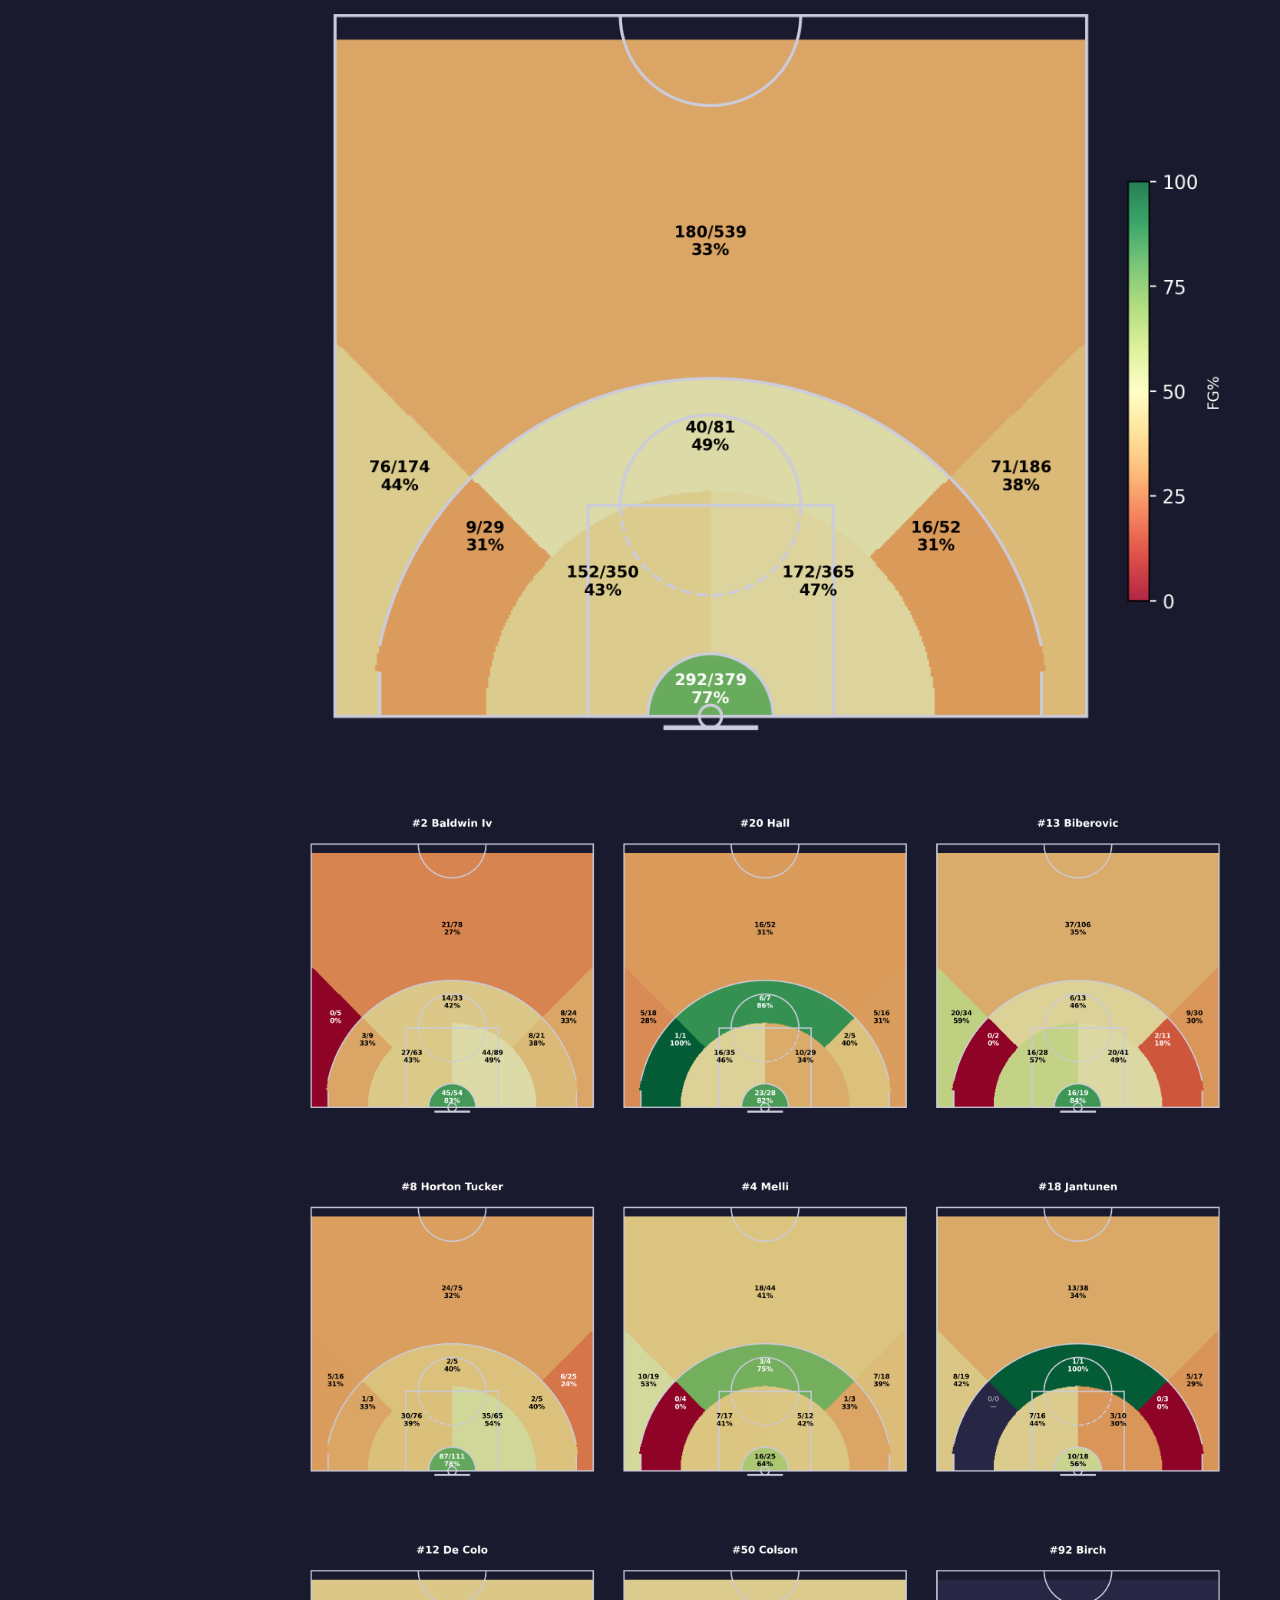
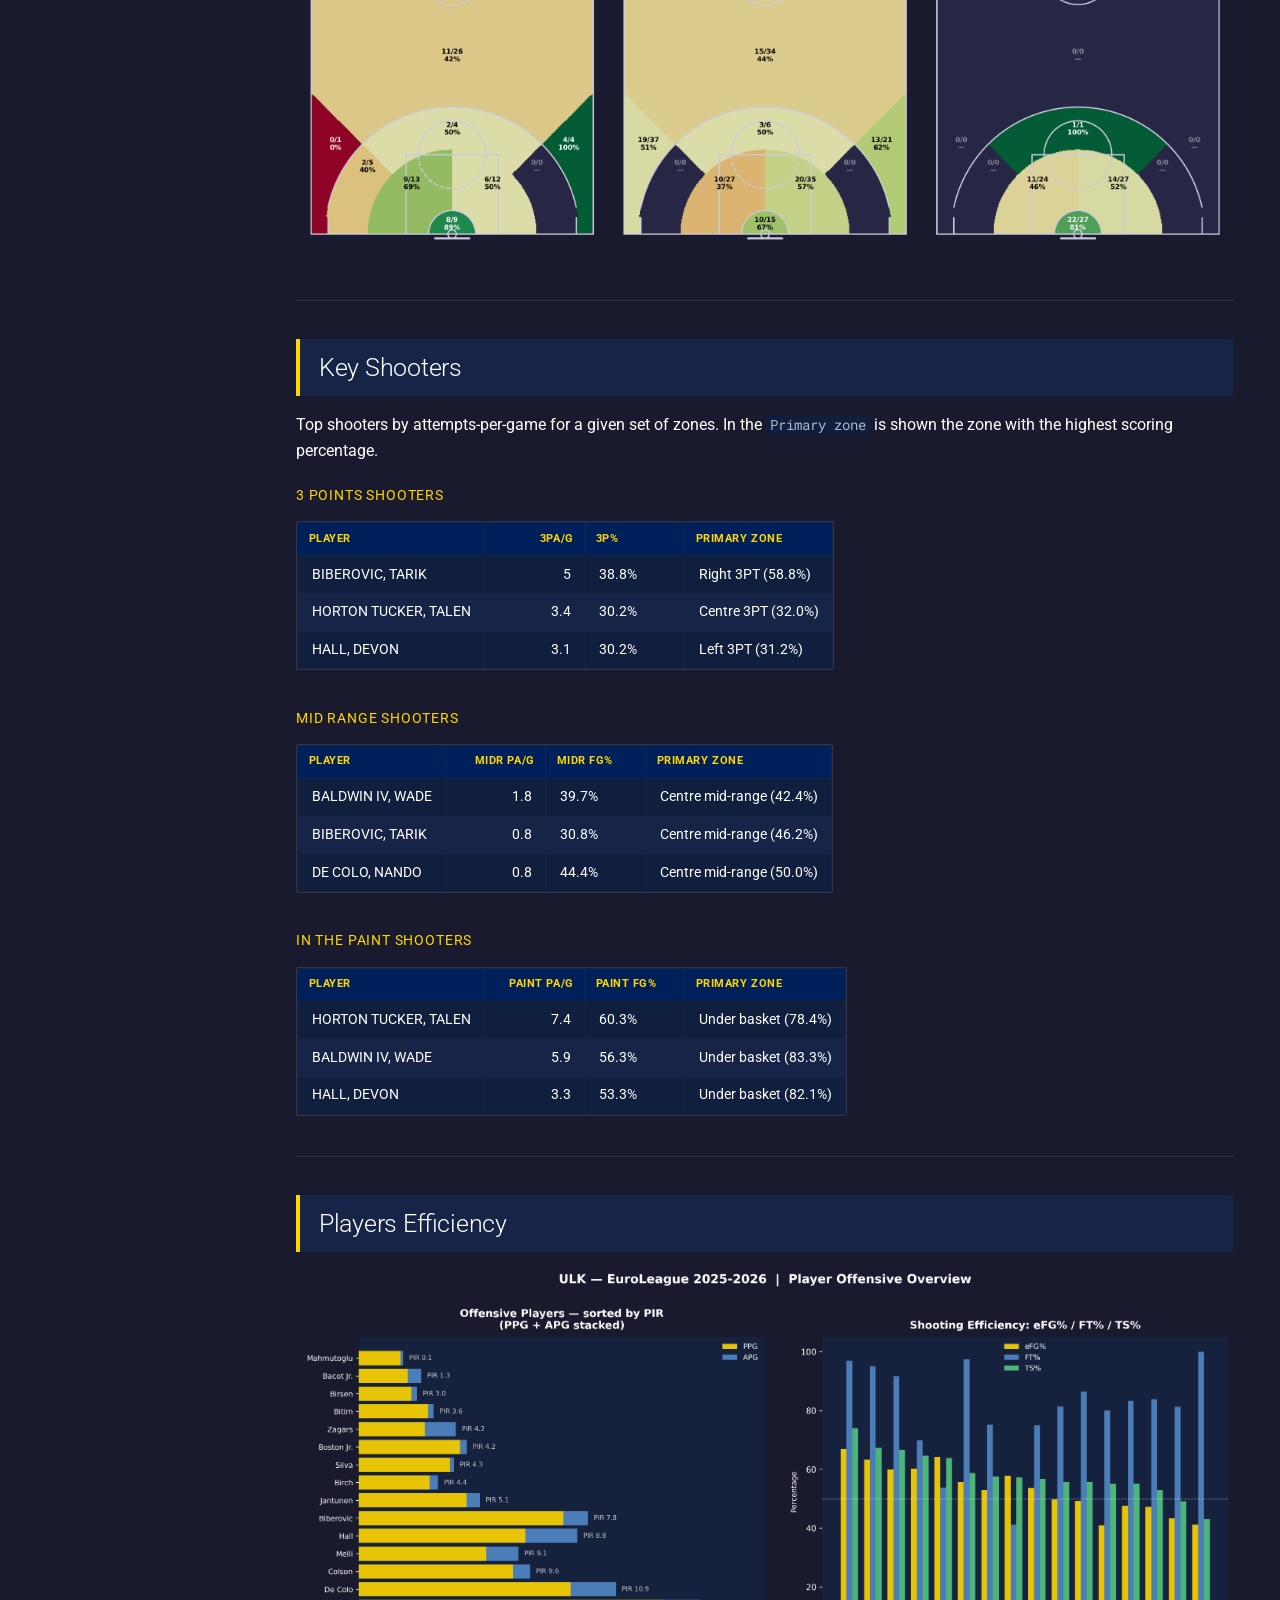
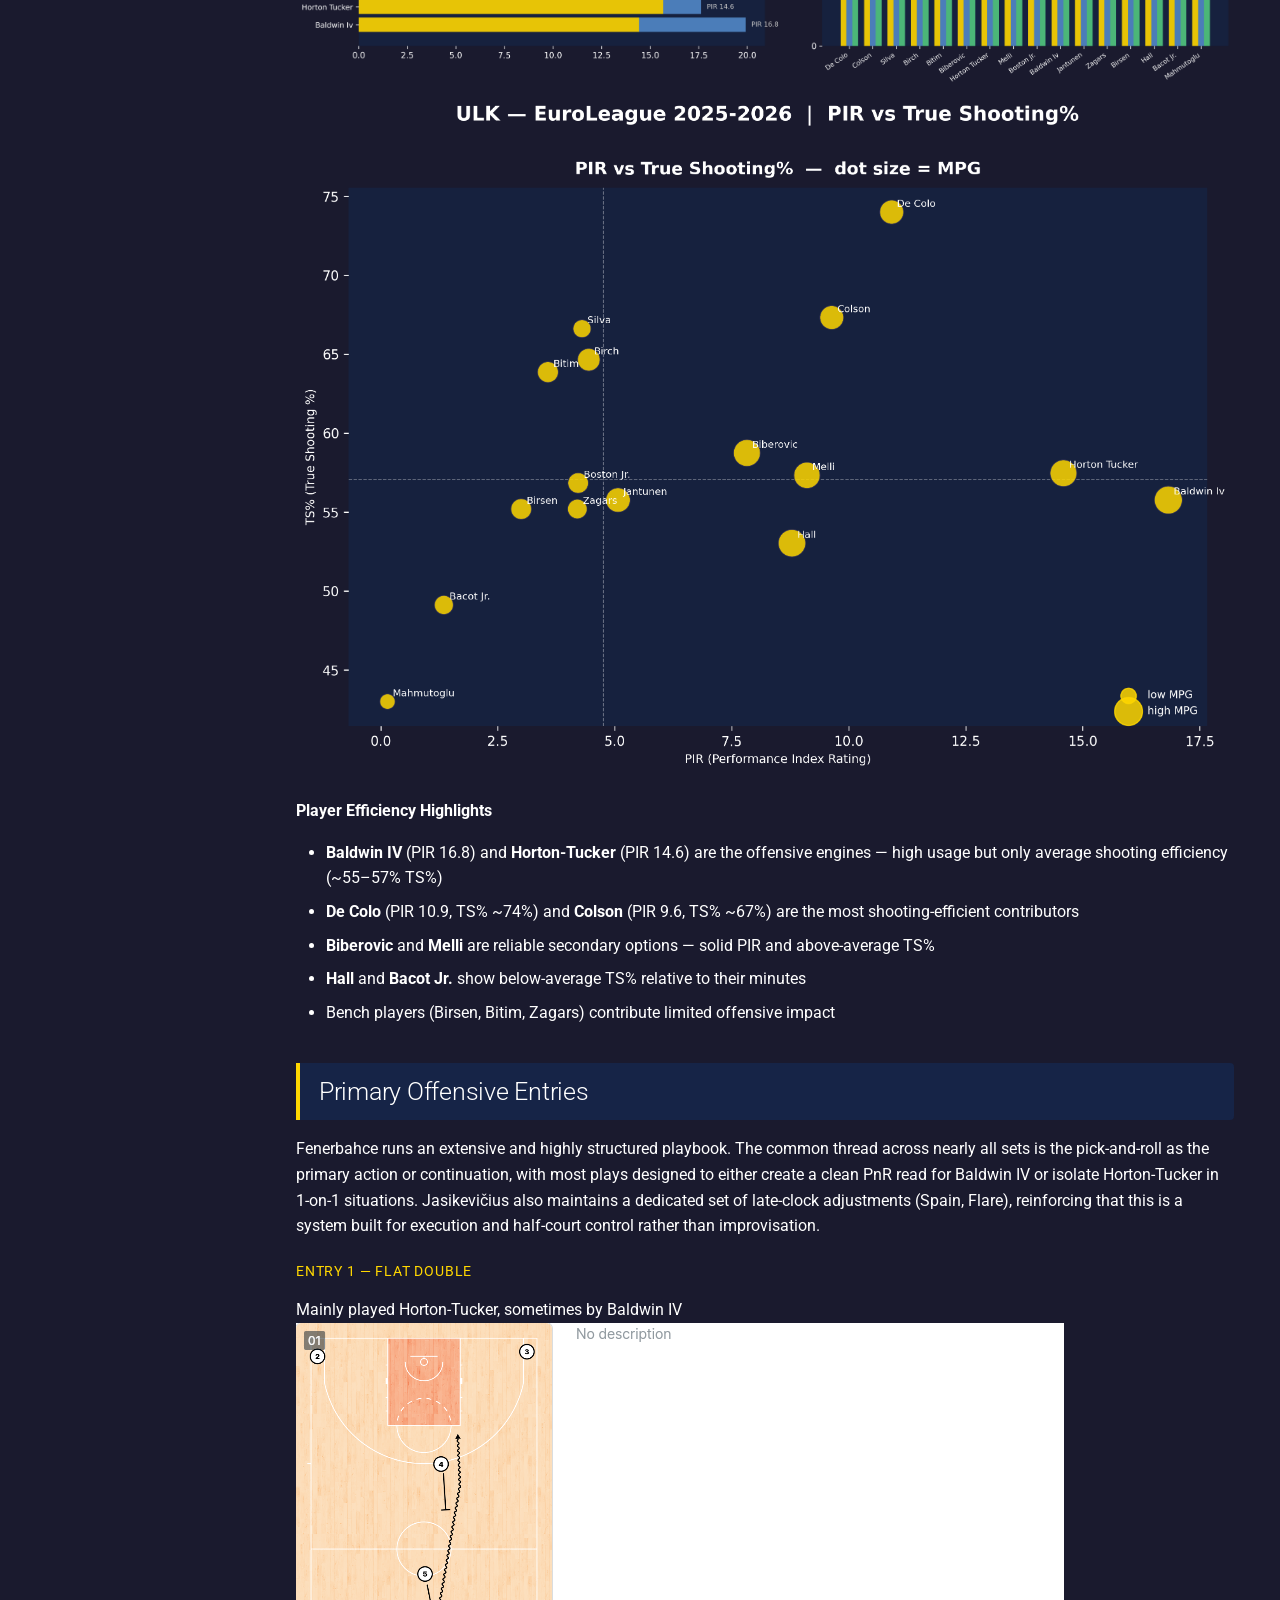
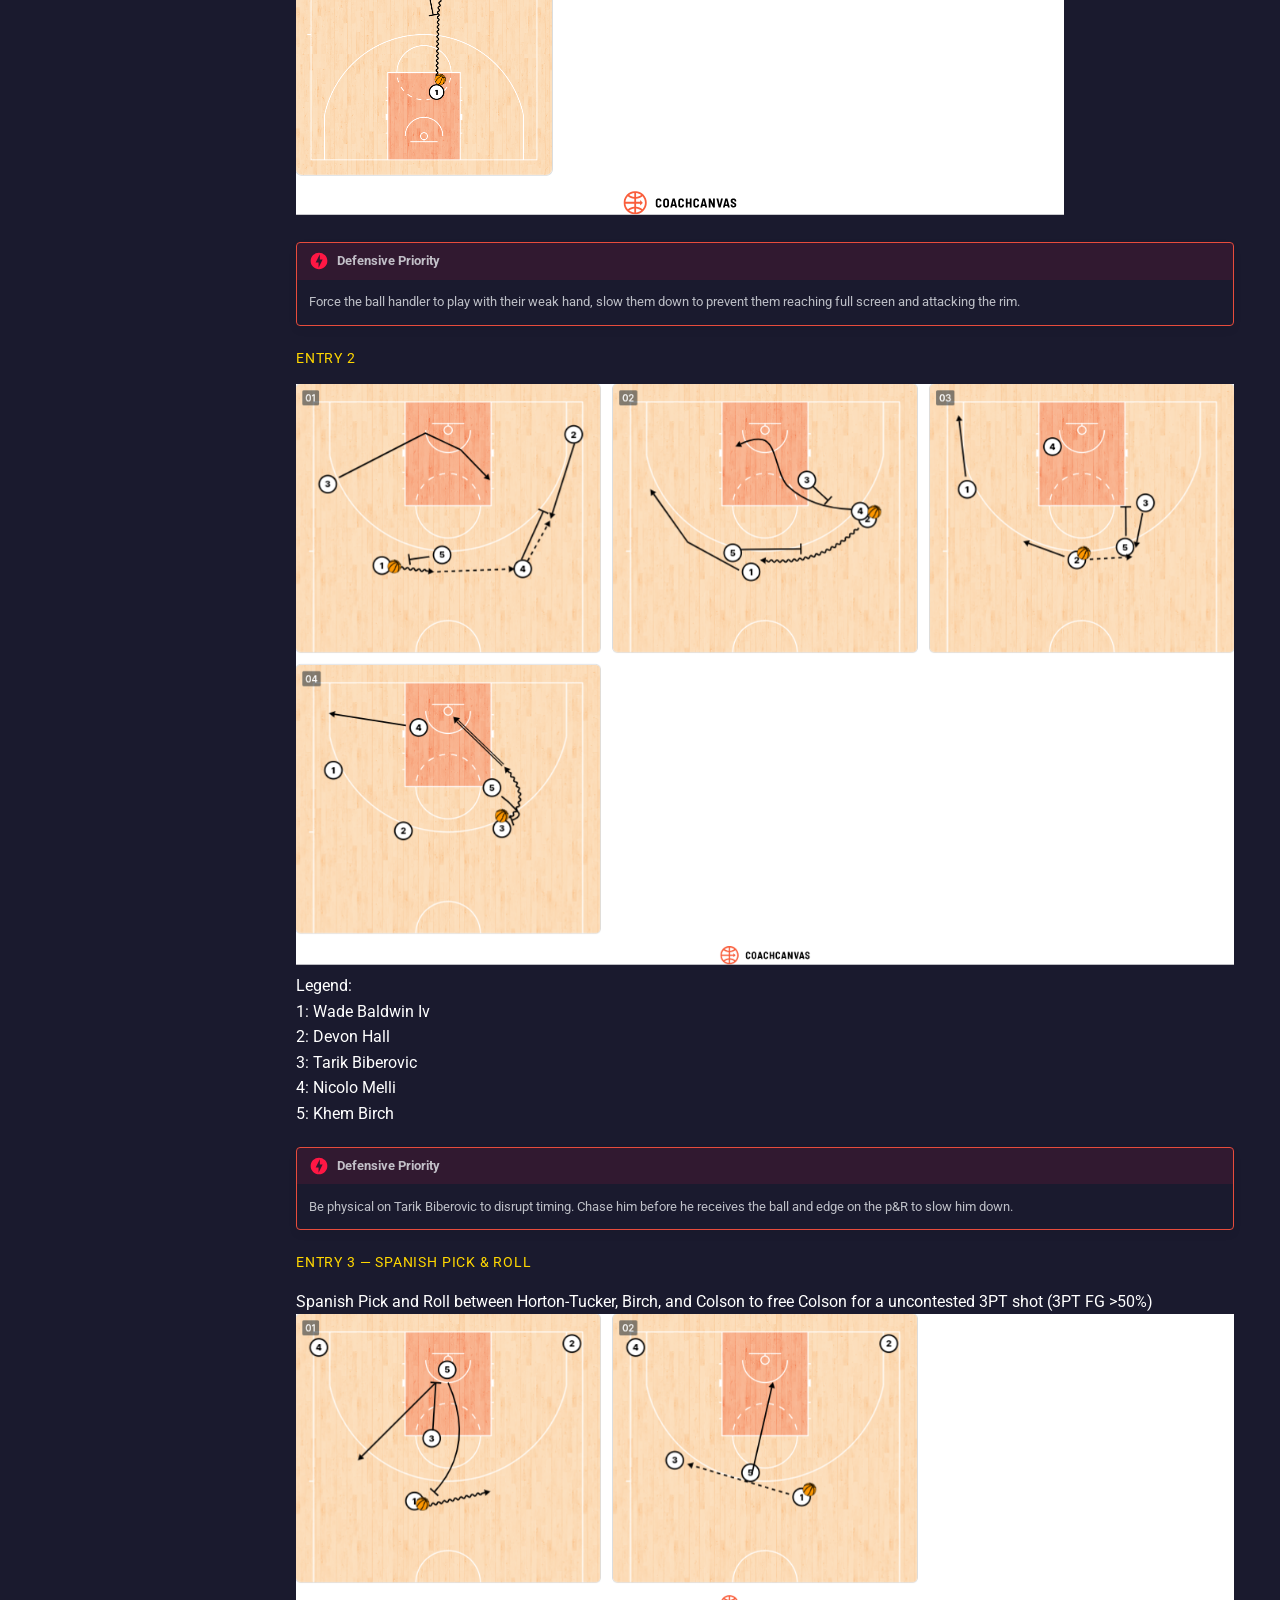
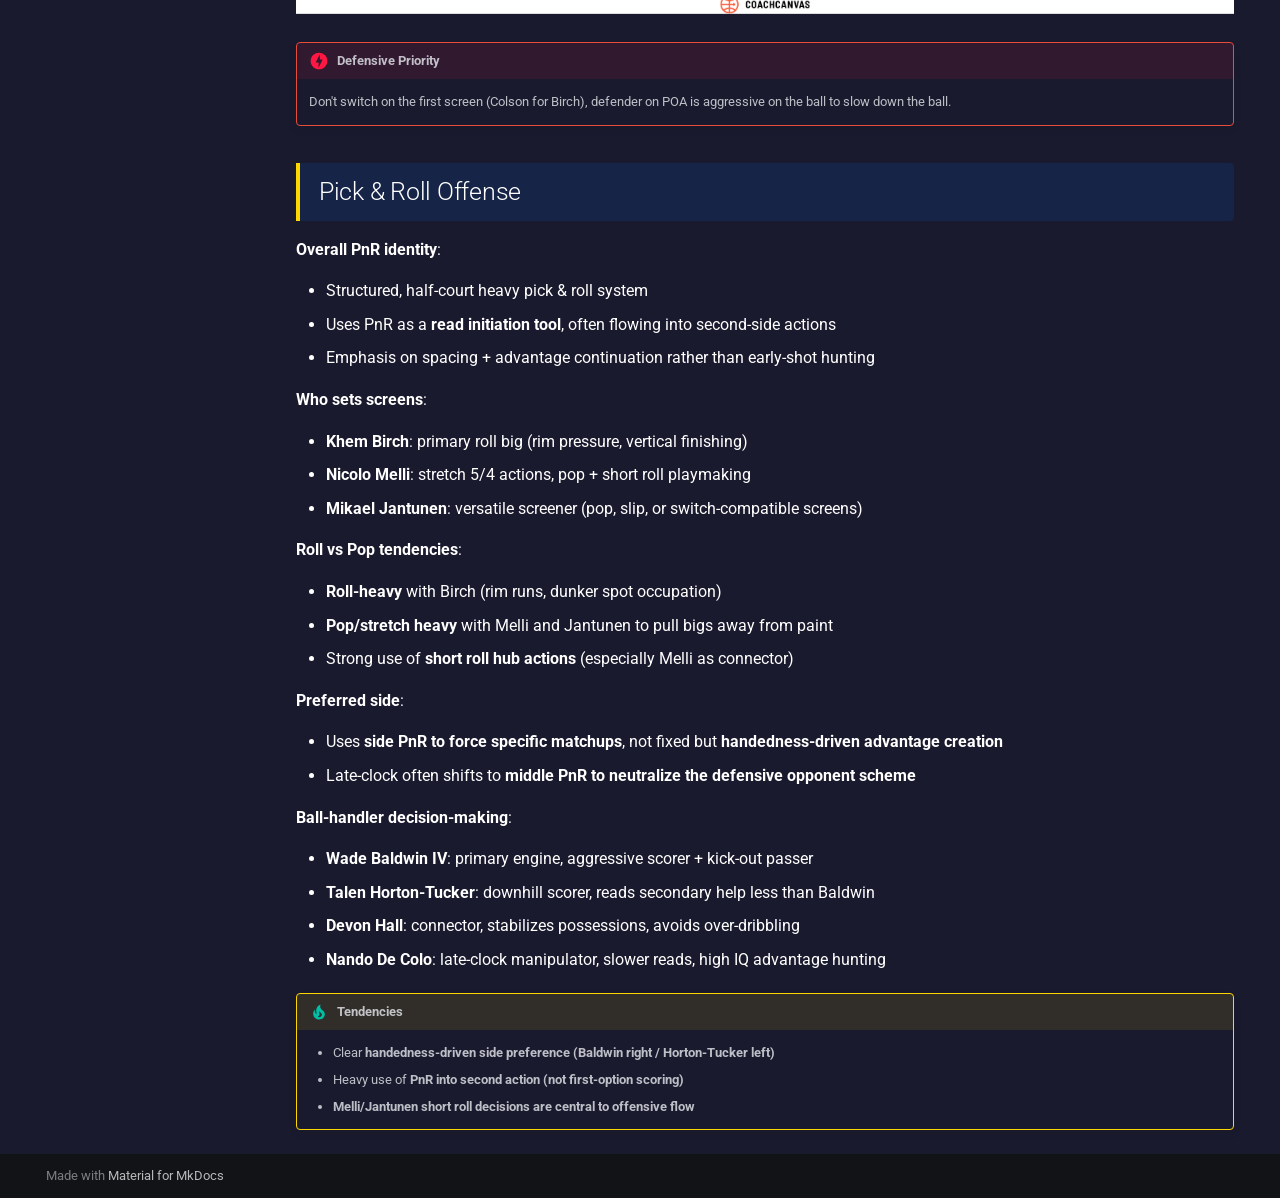
<file: section-c-offensive-analysis/index.html>
<!doctype html>
<html lang="en" class="no-js">
  <head>
    
      <meta charset="utf-8">
      <meta name="viewport" content="width=device-width,initial-scale=1">
      
        <meta name="description" content="EuroLeague 2025-2026 Scouting Report">
      
      
      
      
        <link rel="prev" href="../section-b-roster-players/">
      
      
        <link rel="next" href="../section-d-defensive-analysis/">
      
      
        
      
      
      <link rel="icon" href="../assets/images/favicon.png">
      <meta name="generator" content="mkdocs-1.6.1, mkdocs-material-9.7.6">
    
    
      
        <title>Offensive Analysis - Fenerbahce Beko Istanbul — Scouting Report</title>
      
    
    
      <link rel="stylesheet" href="../assets/stylesheets/main.484c7ddc.min.css">
      
        
        <link rel="stylesheet" href="../assets/stylesheets/palette.ab4e12ef.min.css">
      
      


    
    
      
    
    
      
        
        
        <link rel="preconnect" href="https://fonts.gstatic.com" crossorigin>
        <link rel="stylesheet" href="https://fonts.googleapis.com/css?family=Roboto:300,300i,400,400i,700,700i%7CRoboto+Mono:400,400i,700,700i&display=fallback">
        <style>:root{--md-text-font:"Roboto";--md-code-font:"Roboto Mono"}</style>
      
    
    
      <link rel="stylesheet" href="../css/print-site.css">
    
      <link rel="stylesheet" href="../css/print-site-material.css">
    
      <link rel="stylesheet" href="../stylesheets/extra.css">
    
    <script>__md_scope=new URL("..",location),__md_hash=e=>[...e].reduce(((e,_)=>(e<<5)-e+_.charCodeAt(0)),0),__md_get=(e,_=localStorage,t=__md_scope)=>JSON.parse(_.getItem(t.pathname+"."+e)),__md_set=(e,_,t=localStorage,a=__md_scope)=>{try{t.setItem(a.pathname+"."+e,JSON.stringify(_))}catch(e){}}</script>
    
      

    
    
  </head>
  
  
    
    
    
    
    
    <body dir="ltr" data-md-color-scheme="slate" data-md-color-primary="custom" data-md-color-accent="custom">
  
    
    <input class="md-toggle" data-md-toggle="drawer" type="checkbox" id="__drawer" autocomplete="off">
    <input class="md-toggle" data-md-toggle="search" type="checkbox" id="__search" autocomplete="off">
    <label class="md-overlay" for="__drawer"></label>
    <div data-md-component="skip">
      
        
        <a href="#c-offensive-analysis" class="md-skip">
          Skip to content
        </a>
      
    </div>
    <div data-md-component="announce">
      
    </div>
    
    
      

  

<header class="md-header md-header--shadow" data-md-component="header">
  <nav class="md-header__inner md-grid" aria-label="Header">
    <a href=".." title="Fenerbahce Beko Istanbul — Scouting Report" class="md-header__button md-logo" aria-label="Fenerbahce Beko Istanbul — Scouting Report" data-md-component="logo">
      
  
  <svg xmlns="http://www.w3.org/2000/svg" viewBox="0 0 24 24"><path d="M12 8a3 3 0 0 0 3-3 3 3 0 0 0-3-3 3 3 0 0 0-3 3 3 3 0 0 0 3 3m0 3.54C9.64 9.35 6.5 8 3 8v11c3.5 0 6.64 1.35 9 3.54 2.36-2.19 5.5-3.54 9-3.54V8c-3.5 0-6.64 1.35-9 3.54"/></svg>

    </a>
    <label class="md-header__button md-icon" for="__drawer">
      
      <svg xmlns="http://www.w3.org/2000/svg" viewBox="0 0 24 24"><path d="M3 6h18v2H3zm0 5h18v2H3zm0 5h18v2H3z"/></svg>
    </label>
    <div class="md-header__title" data-md-component="header-title">
      <div class="md-header__ellipsis">
        <div class="md-header__topic">
          <span class="md-ellipsis">
            Fenerbahce Beko Istanbul — Scouting Report
          </span>
        </div>
        <div class="md-header__topic" data-md-component="header-topic">
          <span class="md-ellipsis">
            
              Offensive Analysis
            
          </span>
        </div>
      </div>
    </div>
    
      
    
    
    
    
      
      
        <label class="md-header__button md-icon" for="__search">
          
          <svg xmlns="http://www.w3.org/2000/svg" viewBox="0 0 24 24"><path d="M9.5 3A6.5 6.5 0 0 1 16 9.5c0 1.61-.59 3.09-1.56 4.23l.27.27h.79l5 5-1.5 1.5-5-5v-.79l-.27-.27A6.52 6.52 0 0 1 9.5 16 6.5 6.5 0 0 1 3 9.5 6.5 6.5 0 0 1 9.5 3m0 2C7 5 5 7 5 9.5S7 14 9.5 14 14 12 14 9.5 12 5 9.5 5"/></svg>
        </label>
        <div class="md-search" data-md-component="search" role="dialog">
  <label class="md-search__overlay" for="__search"></label>
  <div class="md-search__inner" role="search">
    <form class="md-search__form" name="search">
      <input type="text" class="md-search__input" name="query" aria-label="Search" placeholder="Search" autocapitalize="off" autocorrect="off" autocomplete="off" spellcheck="false" data-md-component="search-query" required>
      <label class="md-search__icon md-icon" for="__search">
        
        <svg xmlns="http://www.w3.org/2000/svg" viewBox="0 0 24 24"><path d="M9.5 3A6.5 6.5 0 0 1 16 9.5c0 1.61-.59 3.09-1.56 4.23l.27.27h.79l5 5-1.5 1.5-5-5v-.79l-.27-.27A6.52 6.52 0 0 1 9.5 16 6.5 6.5 0 0 1 3 9.5 6.5 6.5 0 0 1 9.5 3m0 2C7 5 5 7 5 9.5S7 14 9.5 14 14 12 14 9.5 12 5 9.5 5"/></svg>
        
        <svg xmlns="http://www.w3.org/2000/svg" viewBox="0 0 24 24"><path d="M20 11v2H8l5.5 5.5-1.42 1.42L4.16 12l7.92-7.92L13.5 5.5 8 11z"/></svg>
      </label>
      <nav class="md-search__options" aria-label="Search">
        
        <button type="reset" class="md-search__icon md-icon" title="Clear" aria-label="Clear" tabindex="-1">
          
          <svg xmlns="http://www.w3.org/2000/svg" viewBox="0 0 24 24"><path d="M19 6.41 17.59 5 12 10.59 6.41 5 5 6.41 10.59 12 5 17.59 6.41 19 12 13.41 17.59 19 19 17.59 13.41 12z"/></svg>
        </button>
      </nav>
      
    </form>
    <div class="md-search__output">
      <div class="md-search__scrollwrap" tabindex="0" data-md-scrollfix>
        <div class="md-search-result" data-md-component="search-result">
          <div class="md-search-result__meta">
            Initializing search
          </div>
          <ol class="md-search-result__list" role="presentation"></ol>
        </div>
      </div>
    </div>
  </div>
</div>
      
    
    
  </nav>
  
</header>
    
    <div class="md-container" data-md-component="container">
      
      
        
          
        
      
      <main class="md-main" data-md-component="main">
        <div class="md-main__inner md-grid">
          
            
              
              <div class="md-sidebar md-sidebar--primary" data-md-component="sidebar" data-md-type="navigation" >
                <div class="md-sidebar__scrollwrap">
                  <div class="md-sidebar__inner">
                    



  

<nav class="md-nav md-nav--primary md-nav--integrated" aria-label="Navigation" data-md-level="0">
  <label class="md-nav__title" for="__drawer">
    <a href=".." title="Fenerbahce Beko Istanbul — Scouting Report" class="md-nav__button md-logo" aria-label="Fenerbahce Beko Istanbul — Scouting Report" data-md-component="logo">
      
  
  <svg xmlns="http://www.w3.org/2000/svg" viewBox="0 0 24 24"><path d="M12 8a3 3 0 0 0 3-3 3 3 0 0 0-3-3 3 3 0 0 0-3 3 3 3 0 0 0 3 3m0 3.54C9.64 9.35 6.5 8 3 8v11c3.5 0 6.64 1.35 9 3.54 2.36-2.19 5.5-3.54 9-3.54V8c-3.5 0-6.64 1.35-9 3.54"/></svg>

    </a>
    Fenerbahce Beko Istanbul — Scouting Report
  </label>
  
  <ul class="md-nav__list" data-md-scrollfix>
    
      
      
  
  
  
  
    <li class="md-nav__item">
      <a href=".." class="md-nav__link">
        
  
  
  <span class="md-ellipsis">
    
  
    Cover
  

    
  </span>
  
  

      </a>
    </li>
  

    
      
      
  
  
  
  
    <li class="md-nav__item">
      <a href="../section-a-general-information/" class="md-nav__link">
        
  
  
  <span class="md-ellipsis">
    
  
    General Information
  

    
  </span>
  
  

      </a>
    </li>
  

    
      
      
  
  
  
  
    <li class="md-nav__item">
      <a href="../section-b-roster-players/" class="md-nav__link">
        
  
  
  <span class="md-ellipsis">
    
  
    Roster & Player Profiles
  

    
  </span>
  
  

      </a>
    </li>
  

    
      
      
  
  
    
  
  
  
    <li class="md-nav__item md-nav__item--active">
      
      <input class="md-nav__toggle md-toggle" type="checkbox" id="__toc">
      
      
        
      
      
        <label class="md-nav__link md-nav__link--active" for="__toc">
          
  
  
  <span class="md-ellipsis">
    
  
    Offensive Analysis
  

    
  </span>
  
  

          <span class="md-nav__icon md-icon"></span>
        </label>
      
      <a href="./" class="md-nav__link md-nav__link--active">
        
  
  
  <span class="md-ellipsis">
    
  
    Offensive Analysis
  

    
  </span>
  
  

      </a>
      
        

<nav class="md-nav md-nav--secondary" aria-label="Table of contents">
  
  
  
    
  
  
    <label class="md-nav__title" for="__toc">
      <span class="md-nav__icon md-icon"></span>
      Table of contents
    </label>
    <ul class="md-nav__list" data-md-component="toc" data-md-scrollfix>
      
        <li class="md-nav__item">
  <a href="#system-overview" class="md-nav__link">
    <span class="md-ellipsis">
      
        System Overview
      
    </span>
  </a>
  
</li>
      
        <li class="md-nav__item">
  <a href="#shot-distribution-by-zone" class="md-nav__link">
    <span class="md-ellipsis">
      
        Shot Distribution by Zone
      
    </span>
  </a>
  
</li>
      
        <li class="md-nav__item">
  <a href="#key-shooters" class="md-nav__link">
    <span class="md-ellipsis">
      
        Key Shooters
      
    </span>
  </a>
  
    <nav class="md-nav" aria-label="Key Shooters">
      <ul class="md-nav__list">
        
          <li class="md-nav__item">
  <a href="#3-points-shooters" class="md-nav__link">
    <span class="md-ellipsis">
      
        3 points Shooters
      
    </span>
  </a>
  
</li>
        
          <li class="md-nav__item">
  <a href="#mid-range-shooters" class="md-nav__link">
    <span class="md-ellipsis">
      
        Mid range Shooters
      
    </span>
  </a>
  
</li>
        
          <li class="md-nav__item">
  <a href="#in-the-paint-shooters" class="md-nav__link">
    <span class="md-ellipsis">
      
        In the paint Shooters
      
    </span>
  </a>
  
</li>
        
      </ul>
    </nav>
  
</li>
      
        <li class="md-nav__item">
  <a href="#players-efficiency" class="md-nav__link">
    <span class="md-ellipsis">
      
        Players Efficiency
      
    </span>
  </a>
  
</li>
      
        <li class="md-nav__item">
  <a href="#primary-offensive-entries" class="md-nav__link">
    <span class="md-ellipsis">
      
        Primary Offensive Entries
      
    </span>
  </a>
  
    <nav class="md-nav" aria-label="Primary Offensive Entries">
      <ul class="md-nav__list">
        
          <li class="md-nav__item">
  <a href="#entry-1-flat-double" class="md-nav__link">
    <span class="md-ellipsis">
      
        Entry 1 — Flat Double
      
    </span>
  </a>
  
</li>
        
          <li class="md-nav__item">
  <a href="#entry-2" class="md-nav__link">
    <span class="md-ellipsis">
      
        Entry 2
      
    </span>
  </a>
  
</li>
        
          <li class="md-nav__item">
  <a href="#entry-3-spanish-pick-roll" class="md-nav__link">
    <span class="md-ellipsis">
      
        Entry 3 — Spanish Pick &amp; Roll
      
    </span>
  </a>
  
</li>
        
      </ul>
    </nav>
  
</li>
      
        <li class="md-nav__item">
  <a href="#pick-roll-offense" class="md-nav__link">
    <span class="md-ellipsis">
      
        Pick &amp; Roll Offense
      
    </span>
  </a>
  
</li>
      
    </ul>
  
</nav>
      
    </li>
  

    
      
      
  
  
  
  
    <li class="md-nav__item">
      <a href="../section-d-defensive-analysis/" class="md-nav__link">
        
  
  
  <span class="md-ellipsis">
    
  
    Defensive Analysis
  

    
  </span>
  
  

      </a>
    </li>
  

    
      
      
  
  
  
  
    <li class="md-nav__item">
      <a href="../section-e-transition-play/" class="md-nav__link">
        
  
  
  <span class="md-ellipsis">
    
  
    Transition Play
  

    
  </span>
  
  

      </a>
    </li>
  

    
      
      
  
  
  
  
    <li class="md-nav__item">
      <a href="../section-f-special-situations/" class="md-nav__link">
        
  
  
  <span class="md-ellipsis">
    
  
    Special Situations / Clutch Time
  

    
  </span>
  
  

      </a>
    </li>
  

    
      
      
  
  
  
  
    <li class="md-nav__item">
      <a href="../section-g-game-plan/" class="md-nav__link">
        
  
  
  <span class="md-ellipsis">
    
  
    Recommended Game Plan
  

    
  </span>
  
  

      </a>
    </li>
  

    
      
      
  
  
  
  
    <li class="md-nav__item">
      <a href="../section-h-additional_notes/" class="md-nav__link">
        
  
  
  <span class="md-ellipsis">
    
  
    Additional notes
  

    
  </span>
  
  

      </a>
    </li>
  

    
      
      
  
  
  
  
    <li class="md-nav__item">
      <a href="../appendix-box-scores/" class="md-nav__link">
        
  
  
  <span class="md-ellipsis">
    
  
    Appendix — Detailed Box Scores
  

    
  </span>
  
  

      </a>
    </li>
  

    
  </ul>
</nav>
                  </div>
                </div>
              </div>
            
            
          
          
            <div class="md-content" data-md-component="content">
              
              <article class="md-content__inner md-typeset">
                
                  



<h1 id="c-offensive-analysis"><span class="section-badge">C</span> Offensive Analysis</h1>
<h2 id="system-overview">System Overview</h2>
<p><strong>Offensive philosophy</strong></p>
<ul>
<li>Structured, execution-heavy offense under Šarūnas Jasikevičius</li>
<li>Emphasis on fundamentals: shot selection, rebounding.</li>
<li>Mix of half-court creation and physical play rather than pure flow</li>
</ul>
<p><strong>Pace</strong></p>
<ul>
<li>Generally controlled / medium pace</li>
<li>Preference to dictate tempo rather than run</li>
</ul>
<p><strong>Spacing principles</strong></p>
<ul>
<li>Functional spacing with multiple shooters</li>
<li>Use of stretch bigs to open driving and passing lanes</li>
<li>Strong offensive rebounding presence → accepts imperfect spacing to gain second chances</li>
</ul>
<p><strong>Primary ball-handlers / creators</strong></p>
<ul>
<li><strong>Wade Baldwin IV</strong> — main creator, PnR and isolation</li>
<li><strong>Talen Horton-Tucker</strong> — on-ball scorer, secondary creator, downhill driver</li>
<li><strong>Devon Hall</strong> — connector, secondary playmaking</li>
<li><strong>Nando De Colo</strong> — veteran decision-maker in half-court</li>
<li><strong>Arturs Zagars</strong> — backup guard, organizes second unit</li>
</ul>
<hr />
<h2 id="shot-distribution-by-zone">Shot Distribution by Zone</h2>
<!-- START_TABLE ZONE-DISTRIBUTION -->
<table>
<thead>
<tr>
<th style="text-align: left;">Zone</th>
<th style="text-align: right;">Attempts</th>
<th style="text-align: left;">% of Total</th>
<th style="text-align: left;">FG%</th>
</tr>
</thead>
<tbody>
<tr>
<td style="text-align: left;">Centre 3PT</td>
<td style="text-align: right;">539</td>
<td style="text-align: left;">25.0%</td>
<td style="text-align: left;">33.4%</td>
</tr>
<tr>
<td style="text-align: left;">Under basket</td>
<td style="text-align: right;">379</td>
<td style="text-align: left;">17.6%</td>
<td style="text-align: left;">77.0%</td>
</tr>
<tr>
<td style="text-align: left;">Left short range</td>
<td style="text-align: right;">365</td>
<td style="text-align: left;">16.9%</td>
<td style="text-align: left;">47.1%</td>
</tr>
<tr>
<td style="text-align: left;">Right short range</td>
<td style="text-align: right;">350</td>
<td style="text-align: left;">16.2%</td>
<td style="text-align: left;">43.4%</td>
</tr>
<tr>
<td style="text-align: left;">Left 3PT</td>
<td style="text-align: right;">186</td>
<td style="text-align: left;">8.6%</td>
<td style="text-align: left;">38.2%</td>
</tr>
<tr>
<td style="text-align: left;">Right 3PT</td>
<td style="text-align: right;">174</td>
<td style="text-align: left;">8.1%</td>
<td style="text-align: left;">43.7%</td>
</tr>
<tr>
<td style="text-align: left;">Centre mid-range</td>
<td style="text-align: right;">81</td>
<td style="text-align: left;">3.8%</td>
<td style="text-align: left;">49.4%</td>
</tr>
<tr>
<td style="text-align: left;">Left mid-range</td>
<td style="text-align: right;">52</td>
<td style="text-align: left;">2.4%</td>
<td style="text-align: left;">30.8%</td>
</tr>
<tr>
<td style="text-align: left;">Right mid-range</td>
<td style="text-align: right;">29</td>
<td style="text-align: left;">1.3%</td>
<td style="text-align: left;">31.0%</td>
</tr>
</tbody>
</table>
<!-- END_TABLE ZONE-DISTRIBUTION -->

<!-- START_INFO ZONE-SUMMARY -->
<div class="admonition info">
<p class="admonition-title">Zone Summary</p>
<p>Paint &amp; Layup: <strong>50.8%</strong> of FGA (616/1094, FG% <strong>56.3%</strong>) — Mid-Range: <strong>7.5%</strong> of FGA (65/162, FG% <strong>40.1%</strong>) — 3-Point: <strong>41.7%</strong> of FGA (327/899, FG% <strong>36.4%</strong>)</p>
</div>
<!-- END_INFO ZONE-SUMMARY -->

<p><img alt="alt text" src="../images/zone_heatmap_team.png" />
<img alt="alt text" src="../images/zone_heatmap_players.png" /></p>
<hr />
<h2 id="key-shooters">Key Shooters</h2>
<p>Top shooters by attempts-per-game for a given set of zones. In the <code>Primary zone</code> is shown the zone with the highest scoring percentage.</p>
<h3 id="3-points-shooters">3 points Shooters</h3>
<!-- START_TABLE KEY-SHOOTERS -->
<table>
<thead>
<tr>
<th style="text-align: left;">Player</th>
<th style="text-align: right;">3PA/G</th>
<th style="text-align: left;">3P%</th>
<th style="text-align: left;">Primary Zone</th>
</tr>
</thead>
<tbody>
<tr>
<td style="text-align: left;">BIBEROVIC, TARIK</td>
<td style="text-align: right;">5</td>
<td style="text-align: left;">38.8%</td>
<td style="text-align: left;">Right 3PT (58.8%)</td>
</tr>
<tr>
<td style="text-align: left;">HORTON TUCKER, TALEN</td>
<td style="text-align: right;">3.4</td>
<td style="text-align: left;">30.2%</td>
<td style="text-align: left;">Centre 3PT (32.0%)</td>
</tr>
<tr>
<td style="text-align: left;">HALL, DEVON</td>
<td style="text-align: right;">3.1</td>
<td style="text-align: left;">30.2%</td>
<td style="text-align: left;">Left 3PT (31.2%)</td>
</tr>
</tbody>
</table>
<!-- END_TABLE KEY-SHOOTERS -->

<h3 id="mid-range-shooters">Mid range Shooters</h3>
<!-- START_TABLE KEY-SHOOTERS-MIDRANGE -->
<table>
<thead>
<tr>
<th style="text-align: left;">Player</th>
<th style="text-align: right;">MidR PA/G</th>
<th style="text-align: left;">MidR FG%</th>
<th style="text-align: left;">Primary Zone</th>
</tr>
</thead>
<tbody>
<tr>
<td style="text-align: left;">BALDWIN IV, WADE</td>
<td style="text-align: right;">1.8</td>
<td style="text-align: left;">39.7%</td>
<td style="text-align: left;">Centre mid-range (42.4%)</td>
</tr>
<tr>
<td style="text-align: left;">BIBEROVIC, TARIK</td>
<td style="text-align: right;">0.8</td>
<td style="text-align: left;">30.8%</td>
<td style="text-align: left;">Centre mid-range (46.2%)</td>
</tr>
<tr>
<td style="text-align: left;">DE COLO, NANDO</td>
<td style="text-align: right;">0.8</td>
<td style="text-align: left;">44.4%</td>
<td style="text-align: left;">Centre mid-range (50.0%)</td>
</tr>
</tbody>
</table>
<!-- END_TABLE KEY-SHOOTERS-MIDRANGE -->

<h3 id="in-the-paint-shooters">In the paint Shooters</h3>
<!-- START_TABLE KEY-SHOOTERS-PAINT -->
<table>
<thead>
<tr>
<th style="text-align: left;">Player</th>
<th style="text-align: right;">Paint PA/G</th>
<th style="text-align: left;">Paint FG%</th>
<th style="text-align: left;">Primary Zone</th>
</tr>
</thead>
<tbody>
<tr>
<td style="text-align: left;">HORTON TUCKER, TALEN</td>
<td style="text-align: right;">7.4</td>
<td style="text-align: left;">60.3%</td>
<td style="text-align: left;">Under basket (78.4%)</td>
</tr>
<tr>
<td style="text-align: left;">BALDWIN IV, WADE</td>
<td style="text-align: right;">5.9</td>
<td style="text-align: left;">56.3%</td>
<td style="text-align: left;">Under basket (83.3%)</td>
</tr>
<tr>
<td style="text-align: left;">HALL, DEVON</td>
<td style="text-align: right;">3.3</td>
<td style="text-align: left;">53.3%</td>
<td style="text-align: left;">Under basket (82.1%)</td>
</tr>
</tbody>
</table>
<!-- END_TABLE KEY-SHOOTERS-PAINT -->

<hr />
<h2 id="players-efficiency">Players Efficiency</h2>
<p><img alt="alt text" src="../images/player_PIR.png" />
<img alt="alt text" src="../images/player_pir_ts.png" /></p>
<p><strong>Player Efficiency Highlights</strong></p>
<ul>
<li><strong>Baldwin IV</strong> (PIR 16.8) and <strong>Horton-Tucker</strong> (PIR 14.6) are the offensive engines — high usage but only average shooting efficiency (~55–57% TS%)</li>
<li><strong>De Colo</strong> (PIR 10.9, TS% ~74%) and <strong>Colson</strong> (PIR 9.6, TS% ~67%) are the most shooting-efficient contributors</li>
<li><strong>Biberovic</strong> and <strong>Melli</strong> are reliable secondary options — solid PIR and above-average TS%</li>
<li><strong>Hall</strong> and <strong>Bacot Jr.</strong> show below-average TS% relative to their minutes</li>
<li>Bench players (Birsen, Bitim, Zagars) contribute limited offensive impact</li>
</ul>
<h2 id="primary-offensive-entries">Primary Offensive Entries</h2>
<p>Fenerbahce runs an extensive and highly structured playbook.
The common thread across nearly all sets is the pick-and-roll as the primary action or continuation, with most plays designed to either create a clean PnR read for Baldwin IV or isolate Horton-Tucker in 1-on-1 situations.
Jasikevičius also maintains a dedicated set of late-clock adjustments (Spain, Flare), reinforcing that this is a system built for execution and half-court control rather than improvisation.</p>
<h3 id="entry-1-flat-double">Entry 1 — Flat Double</h3>
<p>Mainly played Horton-Tucker, sometimes by Baldwin IV
<img alt="alt text" src="../images/play_1.png" /></p>
<div class="admonition danger">
<p class="admonition-title">Defensive Priority</p>
<p>Force the ball handler to play with their weak hand, slow them down to prevent them reaching full screen and attacking the rim.</p>
</div>
<h3 id="entry-2">Entry 2</h3>
<p><img alt="alt text" src="../images/play_2.png" />
Legend:<br />
1: Wade Baldwin Iv<br />
2: Devon Hall<br />
3: Tarik Biberovic<br />
4: Nicolo Melli <br />
5: Khem Birch  </p>
<div class="admonition danger">
<p class="admonition-title">Defensive Priority</p>
<p>Be physical on Tarik Biberovic to disrupt timing. Chase him before he receives the ball and edge on the p&amp;R to slow him down.</p>
</div>
<h3 id="entry-3-spanish-pick-roll">Entry 3 — Spanish Pick &amp; Roll</h3>
<p>Spanish Pick and Roll between Horton-Tucker, Birch, and Colson to free Colson for a uncontested 3PT shot (3PT FG &gt;50%)
<img alt="alt text" src="../images/play_3.png" /></p>
<div class="admonition danger">
<p class="admonition-title">Defensive Priority</p>
<p>Don't switch on the first screen (Colson for Birch), defender on POA is aggressive on the ball to slow down the ball. </p>
</div>
<h2 id="pick-roll-offense">Pick &amp; Roll Offense</h2>
<p><strong>Overall PnR identity</strong>:</p>
<ul>
<li>Structured, half-court heavy pick &amp; roll system</li>
<li>Uses PnR as a <strong>read initiation tool</strong>, often flowing into second-side actions</li>
<li>Emphasis on spacing + advantage continuation rather than early-shot hunting</li>
</ul>
<p><strong>Who sets screens</strong>:</p>
<ul>
<li><strong>Khem Birch</strong>: primary roll big (rim pressure, vertical finishing)</li>
<li><strong>Nicolo Melli</strong>: stretch 5/4 actions, pop + short roll playmaking</li>
<li><strong>Mikael Jantunen</strong>: versatile screener (pop, slip, or switch-compatible screens)</li>
</ul>
<p><strong>Roll vs Pop tendencies</strong>:</p>
<ul>
<li><strong>Roll-heavy</strong> with Birch (rim runs, dunker spot occupation)</li>
<li><strong>Pop/stretch heavy</strong> with Melli and Jantunen to pull bigs away from paint</li>
<li>Strong use of <strong>short roll hub actions</strong> (especially Melli as connector)</li>
</ul>
<p><strong>Preferred side</strong>:</p>
<ul>
<li>Uses <strong>side PnR to force specific matchups</strong>, not fixed but <strong>handedness-driven advantage creation</strong></li>
<li>Late-clock often shifts to <strong>middle PnR to neutralize the defensive opponent scheme</strong></li>
</ul>
<p><strong>Ball-handler decision-making</strong>:</p>
<ul>
<li><strong>Wade Baldwin IV</strong>: primary engine, aggressive scorer + kick-out passer</li>
<li><strong>Talen Horton-Tucker</strong>: downhill scorer, reads secondary help less than Baldwin</li>
<li><strong>Devon Hall</strong>: connector, stabilizes possessions, avoids over-dribbling</li>
<li><strong>Nando De Colo</strong>: late-clock manipulator, slower reads, high IQ advantage hunting</li>
</ul>
<div class="admonition tip">
<p class="admonition-title">Tendencies</p>
<ul>
<li>Clear <strong>handedness-driven side preference (Baldwin right / Horton-Tucker left)</strong></li>
<li>Heavy use of <strong>PnR into second action (not first-option scoring)</strong></li>
<li><strong>Melli/Jantunen short roll decisions are central to offensive flow</strong></li>
</ul>
</div>












                
              </article>
            </div>
          
          
<script>var target=document.getElementById(location.hash.slice(1));target&&target.name&&(target.checked=target.name.startsWith("__tabbed_"))</script>
        </div>
        
          <button type="button" class="md-top md-icon" data-md-component="top" hidden>
  
  <svg xmlns="http://www.w3.org/2000/svg" viewBox="0 0 24 24"><path d="M13 20h-2V8l-5.5 5.5-1.42-1.42L12 4.16l7.92 7.92-1.42 1.42L13 8z"/></svg>
  Back to top
</button>
        
      </main>
      
        <footer class="md-footer">
  
  <div class="md-footer-meta md-typeset">
    <div class="md-footer-meta__inner md-grid">
      <div class="md-copyright">
  
  
    Made with
    <a href="https://squidfunk.github.io/mkdocs-material/" target="_blank" rel="noopener">
      Material for MkDocs
    </a>
  
</div>
      
    </div>
  </div>
</footer>
      
    </div>
    <div class="md-dialog" data-md-component="dialog">
      <div class="md-dialog__inner md-typeset"></div>
    </div>
    
    
    
      
      
      <script id="__config" type="application/json">{"annotate": null, "base": "..", "features": ["navigation.sections", "navigation.expand", "navigation.top", "toc.integrate"], "search": "../assets/javascripts/workers/search.2c215733.min.js", "tags": null, "translations": {"clipboard.copied": "Copied to clipboard", "clipboard.copy": "Copy to clipboard", "search.result.more.one": "1 more on this page", "search.result.more.other": "# more on this page", "search.result.none": "No matching documents", "search.result.one": "1 matching document", "search.result.other": "# matching documents", "search.result.placeholder": "Type to start searching", "search.result.term.missing": "Missing", "select.version": "Select version"}, "version": null}</script>
    
    
      <script src="../assets/javascripts/bundle.79ae519e.min.js"></script>
      
        <script src="../js/print-site.js"></script>
      
    
  </body>
</html>
</file>
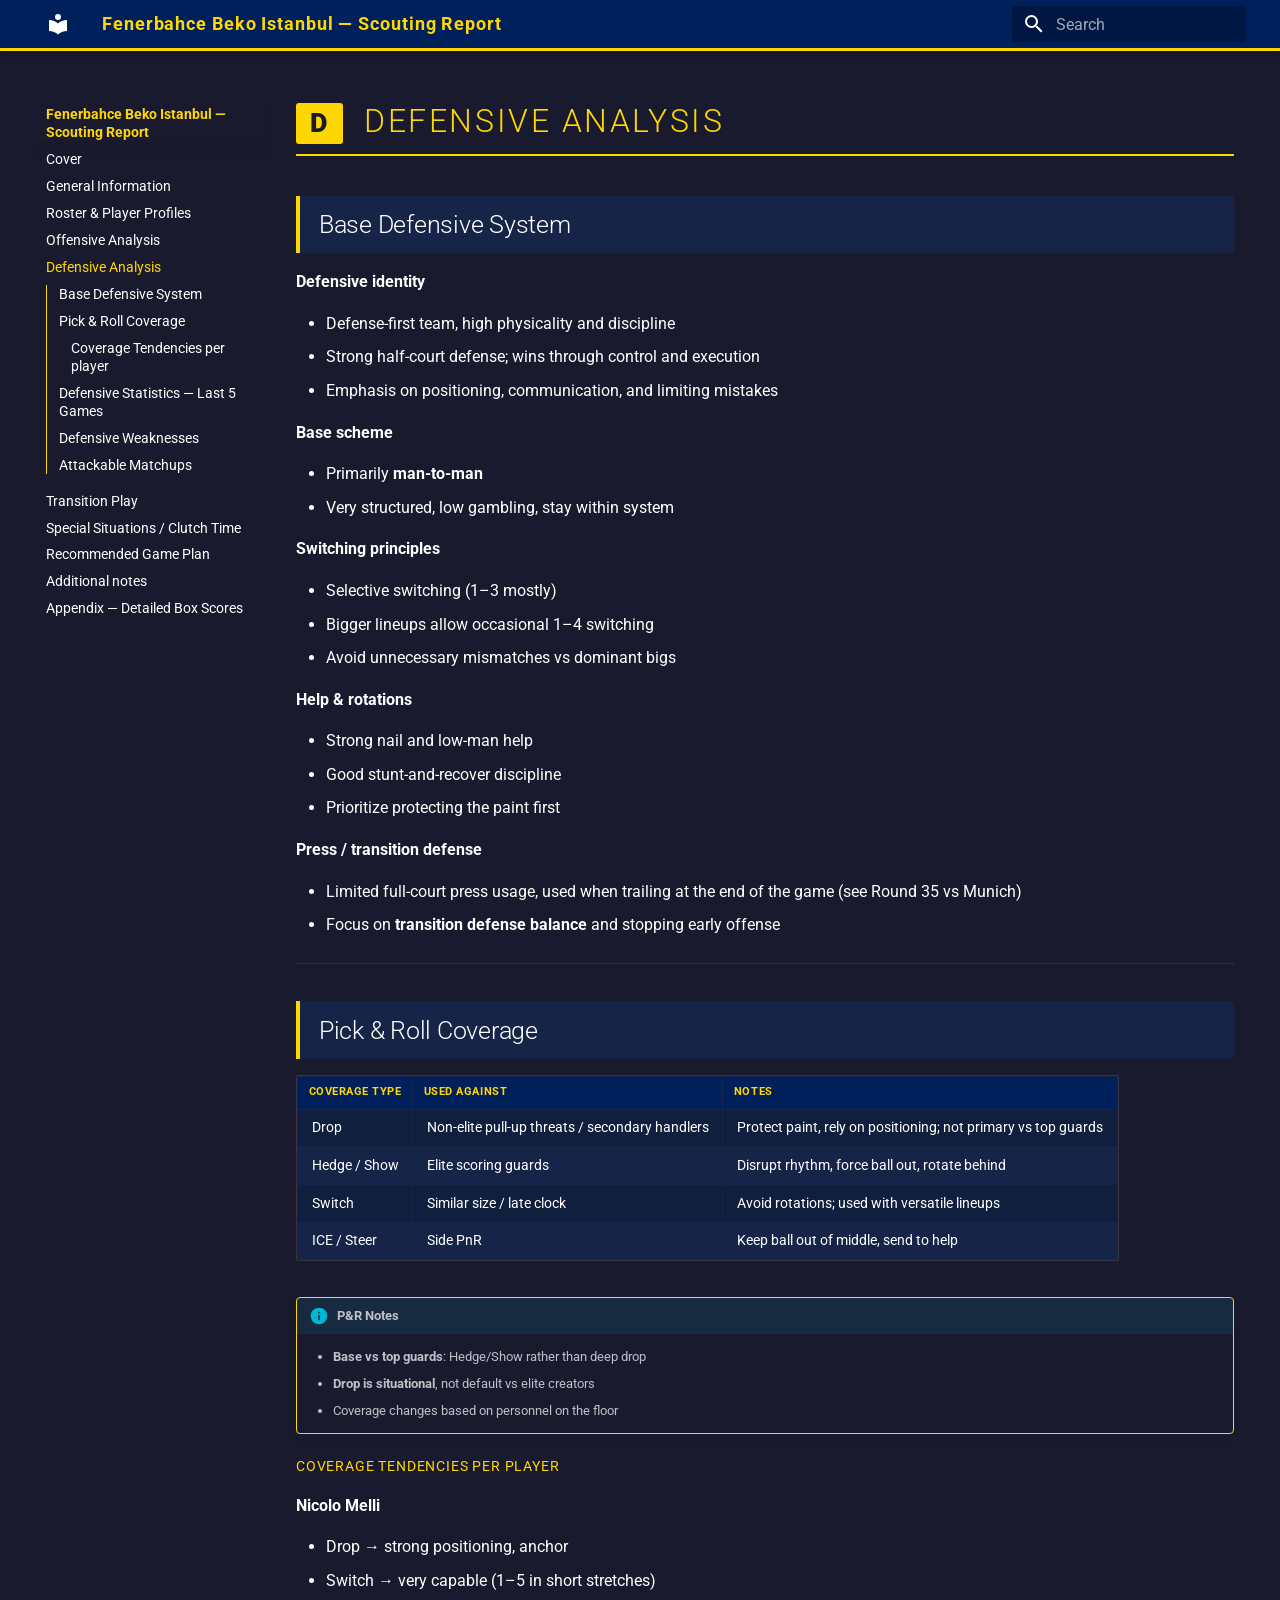
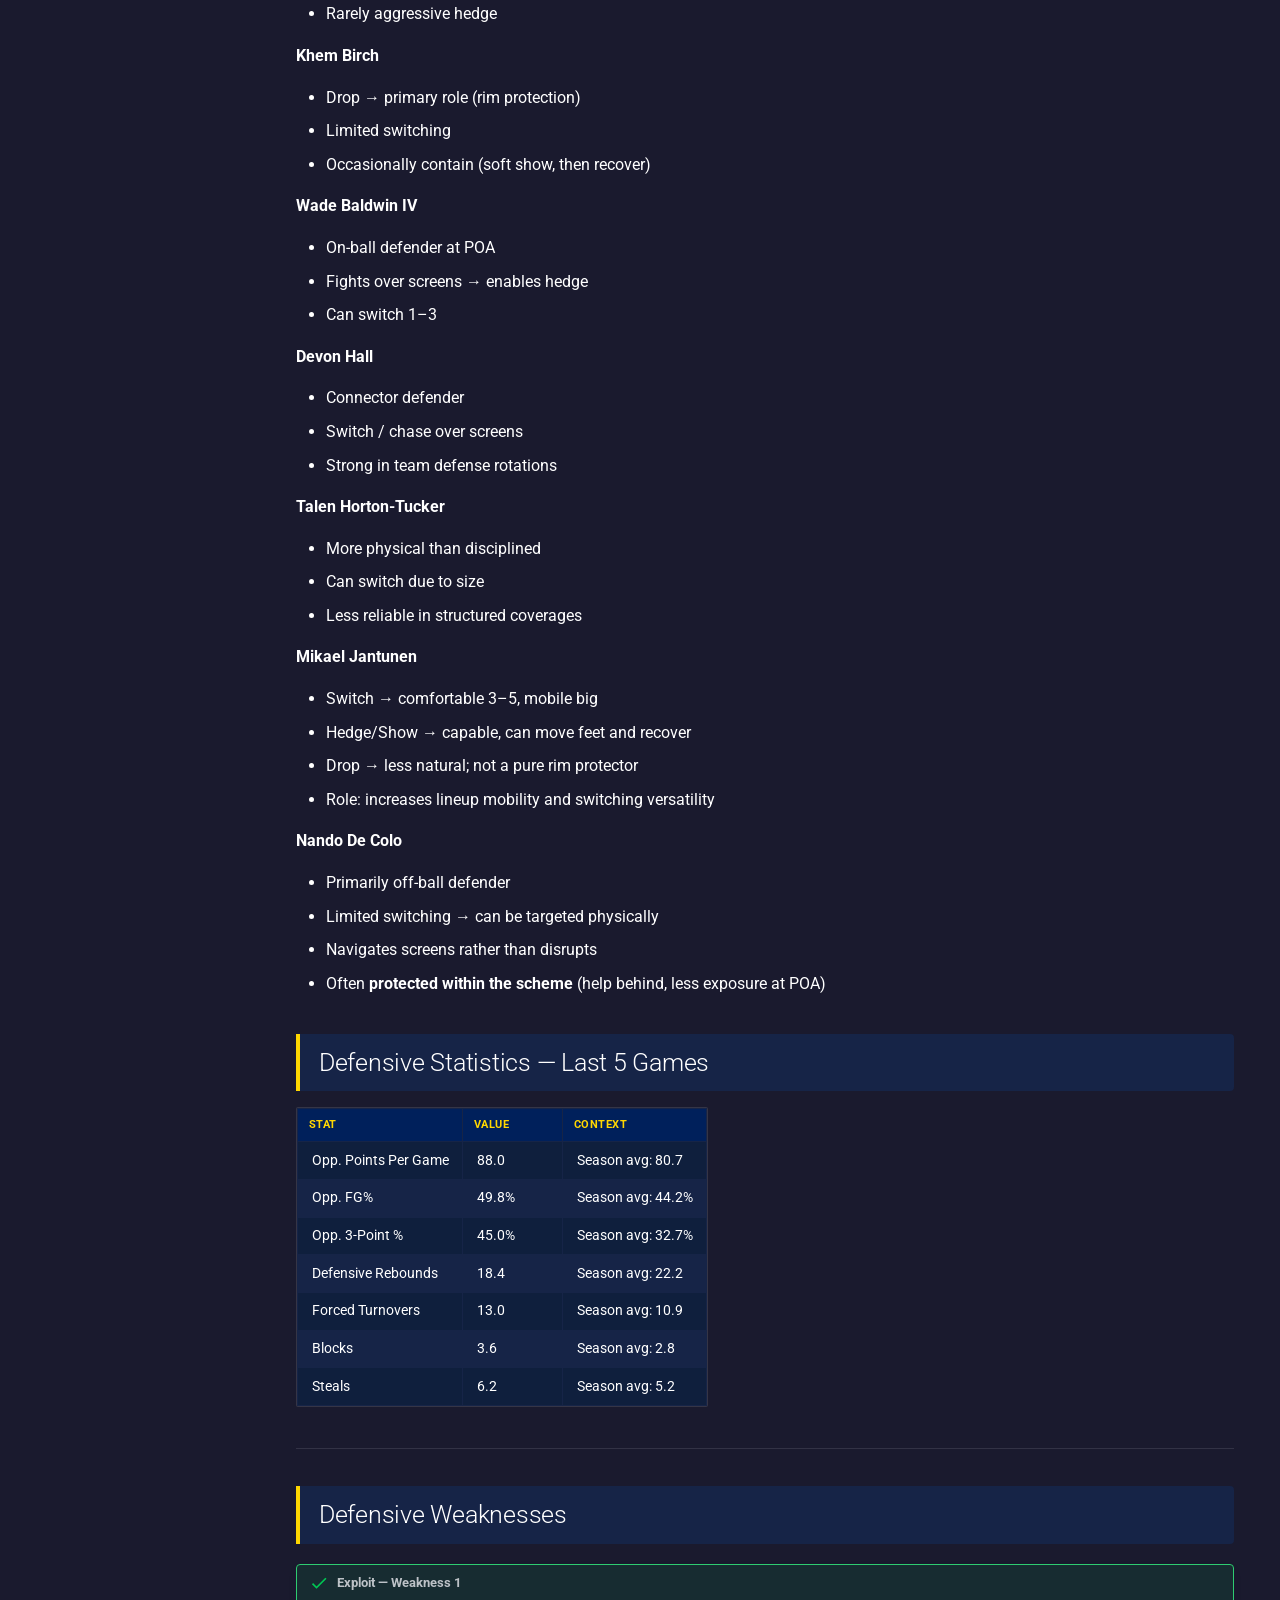
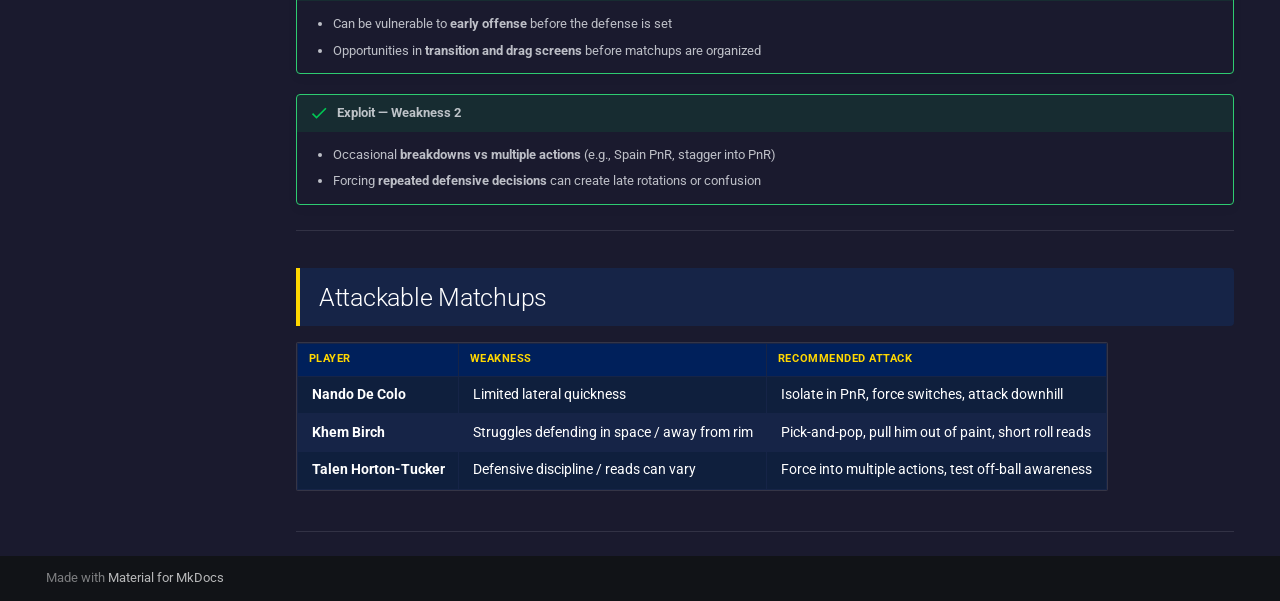
<file: section-d-defensive-analysis/index.html>
<!doctype html>
<html lang="en" class="no-js">
  <head>
    
      <meta charset="utf-8">
      <meta name="viewport" content="width=device-width,initial-scale=1">
      
        <meta name="description" content="EuroLeague 2025-2026 Scouting Report">
      
      
      
      
        <link rel="prev" href="../section-c-offensive-analysis/">
      
      
        <link rel="next" href="../section-e-transition-play/">
      
      
        
      
      
      <link rel="icon" href="../assets/images/favicon.png">
      <meta name="generator" content="mkdocs-1.6.1, mkdocs-material-9.7.6">
    
    
      
        <title>Defensive Analysis - Fenerbahce Beko Istanbul — Scouting Report</title>
      
    
    
      <link rel="stylesheet" href="../assets/stylesheets/main.484c7ddc.min.css">
      
        
        <link rel="stylesheet" href="../assets/stylesheets/palette.ab4e12ef.min.css">
      
      


    
    
      
    
    
      
        
        
        <link rel="preconnect" href="https://fonts.gstatic.com" crossorigin>
        <link rel="stylesheet" href="https://fonts.googleapis.com/css?family=Roboto:300,300i,400,400i,700,700i%7CRoboto+Mono:400,400i,700,700i&display=fallback">
        <style>:root{--md-text-font:"Roboto";--md-code-font:"Roboto Mono"}</style>
      
    
    
      <link rel="stylesheet" href="../css/print-site.css">
    
      <link rel="stylesheet" href="../css/print-site-material.css">
    
      <link rel="stylesheet" href="../stylesheets/extra.css">
    
    <script>__md_scope=new URL("..",location),__md_hash=e=>[...e].reduce(((e,_)=>(e<<5)-e+_.charCodeAt(0)),0),__md_get=(e,_=localStorage,t=__md_scope)=>JSON.parse(_.getItem(t.pathname+"."+e)),__md_set=(e,_,t=localStorage,a=__md_scope)=>{try{t.setItem(a.pathname+"."+e,JSON.stringify(_))}catch(e){}}</script>
    
      

    
    
  </head>
  
  
    
    
    
    
    
    <body dir="ltr" data-md-color-scheme="slate" data-md-color-primary="custom" data-md-color-accent="custom">
  
    
    <input class="md-toggle" data-md-toggle="drawer" type="checkbox" id="__drawer" autocomplete="off">
    <input class="md-toggle" data-md-toggle="search" type="checkbox" id="__search" autocomplete="off">
    <label class="md-overlay" for="__drawer"></label>
    <div data-md-component="skip">
      
        
        <a href="#d-defensive-analysis" class="md-skip">
          Skip to content
        </a>
      
    </div>
    <div data-md-component="announce">
      
    </div>
    
    
      

  

<header class="md-header md-header--shadow" data-md-component="header">
  <nav class="md-header__inner md-grid" aria-label="Header">
    <a href=".." title="Fenerbahce Beko Istanbul — Scouting Report" class="md-header__button md-logo" aria-label="Fenerbahce Beko Istanbul — Scouting Report" data-md-component="logo">
      
  
  <svg xmlns="http://www.w3.org/2000/svg" viewBox="0 0 24 24"><path d="M12 8a3 3 0 0 0 3-3 3 3 0 0 0-3-3 3 3 0 0 0-3 3 3 3 0 0 0 3 3m0 3.54C9.64 9.35 6.5 8 3 8v11c3.5 0 6.64 1.35 9 3.54 2.36-2.19 5.5-3.54 9-3.54V8c-3.5 0-6.64 1.35-9 3.54"/></svg>

    </a>
    <label class="md-header__button md-icon" for="__drawer">
      
      <svg xmlns="http://www.w3.org/2000/svg" viewBox="0 0 24 24"><path d="M3 6h18v2H3zm0 5h18v2H3zm0 5h18v2H3z"/></svg>
    </label>
    <div class="md-header__title" data-md-component="header-title">
      <div class="md-header__ellipsis">
        <div class="md-header__topic">
          <span class="md-ellipsis">
            Fenerbahce Beko Istanbul — Scouting Report
          </span>
        </div>
        <div class="md-header__topic" data-md-component="header-topic">
          <span class="md-ellipsis">
            
              Defensive Analysis
            
          </span>
        </div>
      </div>
    </div>
    
      
    
    
    
    
      
      
        <label class="md-header__button md-icon" for="__search">
          
          <svg xmlns="http://www.w3.org/2000/svg" viewBox="0 0 24 24"><path d="M9.5 3A6.5 6.5 0 0 1 16 9.5c0 1.61-.59 3.09-1.56 4.23l.27.27h.79l5 5-1.5 1.5-5-5v-.79l-.27-.27A6.52 6.52 0 0 1 9.5 16 6.5 6.5 0 0 1 3 9.5 6.5 6.5 0 0 1 9.5 3m0 2C7 5 5 7 5 9.5S7 14 9.5 14 14 12 14 9.5 12 5 9.5 5"/></svg>
        </label>
        <div class="md-search" data-md-component="search" role="dialog">
  <label class="md-search__overlay" for="__search"></label>
  <div class="md-search__inner" role="search">
    <form class="md-search__form" name="search">
      <input type="text" class="md-search__input" name="query" aria-label="Search" placeholder="Search" autocapitalize="off" autocorrect="off" autocomplete="off" spellcheck="false" data-md-component="search-query" required>
      <label class="md-search__icon md-icon" for="__search">
        
        <svg xmlns="http://www.w3.org/2000/svg" viewBox="0 0 24 24"><path d="M9.5 3A6.5 6.5 0 0 1 16 9.5c0 1.61-.59 3.09-1.56 4.23l.27.27h.79l5 5-1.5 1.5-5-5v-.79l-.27-.27A6.52 6.52 0 0 1 9.5 16 6.5 6.5 0 0 1 3 9.5 6.5 6.5 0 0 1 9.5 3m0 2C7 5 5 7 5 9.5S7 14 9.5 14 14 12 14 9.5 12 5 9.5 5"/></svg>
        
        <svg xmlns="http://www.w3.org/2000/svg" viewBox="0 0 24 24"><path d="M20 11v2H8l5.5 5.5-1.42 1.42L4.16 12l7.92-7.92L13.5 5.5 8 11z"/></svg>
      </label>
      <nav class="md-search__options" aria-label="Search">
        
        <button type="reset" class="md-search__icon md-icon" title="Clear" aria-label="Clear" tabindex="-1">
          
          <svg xmlns="http://www.w3.org/2000/svg" viewBox="0 0 24 24"><path d="M19 6.41 17.59 5 12 10.59 6.41 5 5 6.41 10.59 12 5 17.59 6.41 19 12 13.41 17.59 19 19 17.59 13.41 12z"/></svg>
        </button>
      </nav>
      
    </form>
    <div class="md-search__output">
      <div class="md-search__scrollwrap" tabindex="0" data-md-scrollfix>
        <div class="md-search-result" data-md-component="search-result">
          <div class="md-search-result__meta">
            Initializing search
          </div>
          <ol class="md-search-result__list" role="presentation"></ol>
        </div>
      </div>
    </div>
  </div>
</div>
      
    
    
  </nav>
  
</header>
    
    <div class="md-container" data-md-component="container">
      
      
        
          
        
      
      <main class="md-main" data-md-component="main">
        <div class="md-main__inner md-grid">
          
            
              
              <div class="md-sidebar md-sidebar--primary" data-md-component="sidebar" data-md-type="navigation" >
                <div class="md-sidebar__scrollwrap">
                  <div class="md-sidebar__inner">
                    



  

<nav class="md-nav md-nav--primary md-nav--integrated" aria-label="Navigation" data-md-level="0">
  <label class="md-nav__title" for="__drawer">
    <a href=".." title="Fenerbahce Beko Istanbul — Scouting Report" class="md-nav__button md-logo" aria-label="Fenerbahce Beko Istanbul — Scouting Report" data-md-component="logo">
      
  
  <svg xmlns="http://www.w3.org/2000/svg" viewBox="0 0 24 24"><path d="M12 8a3 3 0 0 0 3-3 3 3 0 0 0-3-3 3 3 0 0 0-3 3 3 3 0 0 0 3 3m0 3.54C9.64 9.35 6.5 8 3 8v11c3.5 0 6.64 1.35 9 3.54 2.36-2.19 5.5-3.54 9-3.54V8c-3.5 0-6.64 1.35-9 3.54"/></svg>

    </a>
    Fenerbahce Beko Istanbul — Scouting Report
  </label>
  
  <ul class="md-nav__list" data-md-scrollfix>
    
      
      
  
  
  
  
    <li class="md-nav__item">
      <a href=".." class="md-nav__link">
        
  
  
  <span class="md-ellipsis">
    
  
    Cover
  

    
  </span>
  
  

      </a>
    </li>
  

    
      
      
  
  
  
  
    <li class="md-nav__item">
      <a href="../section-a-general-information/" class="md-nav__link">
        
  
  
  <span class="md-ellipsis">
    
  
    General Information
  

    
  </span>
  
  

      </a>
    </li>
  

    
      
      
  
  
  
  
    <li class="md-nav__item">
      <a href="../section-b-roster-players/" class="md-nav__link">
        
  
  
  <span class="md-ellipsis">
    
  
    Roster & Player Profiles
  

    
  </span>
  
  

      </a>
    </li>
  

    
      
      
  
  
  
  
    <li class="md-nav__item">
      <a href="../section-c-offensive-analysis/" class="md-nav__link">
        
  
  
  <span class="md-ellipsis">
    
  
    Offensive Analysis
  

    
  </span>
  
  

      </a>
    </li>
  

    
      
      
  
  
    
  
  
  
    <li class="md-nav__item md-nav__item--active">
      
      <input class="md-nav__toggle md-toggle" type="checkbox" id="__toc">
      
      
        
      
      
        <label class="md-nav__link md-nav__link--active" for="__toc">
          
  
  
  <span class="md-ellipsis">
    
  
    Defensive Analysis
  

    
  </span>
  
  

          <span class="md-nav__icon md-icon"></span>
        </label>
      
      <a href="./" class="md-nav__link md-nav__link--active">
        
  
  
  <span class="md-ellipsis">
    
  
    Defensive Analysis
  

    
  </span>
  
  

      </a>
      
        

<nav class="md-nav md-nav--secondary" aria-label="Table of contents">
  
  
  
    
  
  
    <label class="md-nav__title" for="__toc">
      <span class="md-nav__icon md-icon"></span>
      Table of contents
    </label>
    <ul class="md-nav__list" data-md-component="toc" data-md-scrollfix>
      
        <li class="md-nav__item">
  <a href="#base-defensive-system" class="md-nav__link">
    <span class="md-ellipsis">
      
        Base Defensive System
      
    </span>
  </a>
  
</li>
      
        <li class="md-nav__item">
  <a href="#pick-roll-coverage" class="md-nav__link">
    <span class="md-ellipsis">
      
        Pick &amp; Roll Coverage
      
    </span>
  </a>
  
    <nav class="md-nav" aria-label="Pick &amp; Roll Coverage">
      <ul class="md-nav__list">
        
          <li class="md-nav__item">
  <a href="#coverage-tendencies-per-player" class="md-nav__link">
    <span class="md-ellipsis">
      
        Coverage Tendencies per player
      
    </span>
  </a>
  
</li>
        
      </ul>
    </nav>
  
</li>
      
        <li class="md-nav__item">
  <a href="#defensive-statistics-last-5-games" class="md-nav__link">
    <span class="md-ellipsis">
      
        Defensive Statistics — Last 5 Games
      
    </span>
  </a>
  
</li>
      
        <li class="md-nav__item">
  <a href="#defensive-weaknesses" class="md-nav__link">
    <span class="md-ellipsis">
      
        Defensive Weaknesses
      
    </span>
  </a>
  
</li>
      
        <li class="md-nav__item">
  <a href="#attackable-matchups" class="md-nav__link">
    <span class="md-ellipsis">
      
        Attackable Matchups
      
    </span>
  </a>
  
</li>
      
    </ul>
  
</nav>
      
    </li>
  

    
      
      
  
  
  
  
    <li class="md-nav__item">
      <a href="../section-e-transition-play/" class="md-nav__link">
        
  
  
  <span class="md-ellipsis">
    
  
    Transition Play
  

    
  </span>
  
  

      </a>
    </li>
  

    
      
      
  
  
  
  
    <li class="md-nav__item">
      <a href="../section-f-special-situations/" class="md-nav__link">
        
  
  
  <span class="md-ellipsis">
    
  
    Special Situations / Clutch Time
  

    
  </span>
  
  

      </a>
    </li>
  

    
      
      
  
  
  
  
    <li class="md-nav__item">
      <a href="../section-g-game-plan/" class="md-nav__link">
        
  
  
  <span class="md-ellipsis">
    
  
    Recommended Game Plan
  

    
  </span>
  
  

      </a>
    </li>
  

    
      
      
  
  
  
  
    <li class="md-nav__item">
      <a href="../section-h-additional_notes/" class="md-nav__link">
        
  
  
  <span class="md-ellipsis">
    
  
    Additional notes
  

    
  </span>
  
  

      </a>
    </li>
  

    
      
      
  
  
  
  
    <li class="md-nav__item">
      <a href="../appendix-box-scores/" class="md-nav__link">
        
  
  
  <span class="md-ellipsis">
    
  
    Appendix — Detailed Box Scores
  

    
  </span>
  
  

      </a>
    </li>
  

    
  </ul>
</nav>
                  </div>
                </div>
              </div>
            
            
          
          
            <div class="md-content" data-md-component="content">
              
              <article class="md-content__inner md-typeset">
                
                  



<h1 id="d-defensive-analysis"><span class="section-badge">D</span> Defensive Analysis</h1>
<h2 id="base-defensive-system">Base Defensive System</h2>
<p><strong>Defensive identity</strong></p>
<ul>
<li>Defense-first team, high physicality and discipline</li>
<li>Strong half-court defense; wins through control and execution</li>
<li>Emphasis on positioning, communication, and limiting mistakes</li>
</ul>
<p><strong>Base scheme</strong></p>
<ul>
<li>Primarily <strong>man-to-man</strong></li>
<li>Very structured, low gambling, stay within system</li>
</ul>
<p><strong>Switching principles</strong></p>
<ul>
<li>Selective switching (1–3 mostly)</li>
<li>Bigger lineups allow occasional 1–4 switching</li>
<li>Avoid unnecessary mismatches vs dominant bigs</li>
</ul>
<p><strong>Help &amp; rotations</strong></p>
<ul>
<li>Strong nail and low-man help</li>
<li>Good stunt-and-recover discipline</li>
<li>Prioritize protecting the paint first</li>
</ul>
<p><strong>Press / transition defense</strong></p>
<ul>
<li>Limited full-court press usage, used when trailing at the end of the game (see Round 35 vs Munich)</li>
<li>Focus on <strong>transition defense balance</strong> and stopping early offense</li>
</ul>
<hr />
<h2 id="pick-roll-coverage">Pick &amp; Roll Coverage</h2>
<table>
<thead>
<tr>
<th>Coverage Type</th>
<th>Used Against</th>
<th>Notes</th>
</tr>
</thead>
<tbody>
<tr>
<td>Drop</td>
<td>Non-elite pull-up threats / secondary handlers</td>
<td>Protect paint, rely on positioning; not primary vs top guards</td>
</tr>
<tr>
<td>Hedge / Show</td>
<td>Elite scoring guards</td>
<td>Disrupt rhythm, force ball out, rotate behind</td>
</tr>
<tr>
<td>Switch</td>
<td>Similar size / late clock</td>
<td>Avoid rotations; used with versatile lineups</td>
</tr>
<tr>
<td>ICE / Steer</td>
<td>Side PnR</td>
<td>Keep ball out of middle, send to help</td>
</tr>
</tbody>
</table>
<div class="admonition info">
<p class="admonition-title">P&amp;R Notes</p>
<ul>
<li><strong>Base vs top guards</strong>: Hedge/Show rather than deep drop  </li>
<li><strong>Drop is situational</strong>, not default vs elite creators  </li>
<li>Coverage changes based on personnel on the floor  </li>
</ul>
</div>
<h3 id="coverage-tendencies-per-player">Coverage Tendencies per player</h3>
<p><strong>Nicolo Melli</strong></p>
<ul>
<li>Drop → strong positioning, anchor  </li>
<li>Switch → very capable (1–5 in short stretches)  </li>
<li>Rarely aggressive hedge  </li>
</ul>
<p><strong>Khem Birch</strong></p>
<ul>
<li>Drop → primary role (rim protection)  </li>
<li>Limited switching  </li>
<li>Occasionally contain (soft show, then recover)  </li>
</ul>
<p><strong>Wade Baldwin IV</strong></p>
<ul>
<li>On-ball defender at POA  </li>
<li>Fights over screens → enables hedge</li>
<li>Can switch 1–3  </li>
</ul>
<p><strong>Devon Hall</strong></p>
<ul>
<li>Connector defender  </li>
<li>Switch / chase over screens  </li>
<li>Strong in team defense rotations  </li>
</ul>
<p><strong>Talen Horton-Tucker</strong></p>
<ul>
<li>More physical than disciplined  </li>
<li>Can switch due to size  </li>
<li>Less reliable in structured coverages  </li>
</ul>
<p><strong>Mikael Jantunen</strong></p>
<ul>
<li>Switch → comfortable 3–5, mobile big  </li>
<li>Hedge/Show → capable, can move feet and recover  </li>
<li>Drop → less natural; not a pure rim protector  </li>
<li>Role: increases lineup mobility and switching versatility  </li>
</ul>
<p><strong>Nando De Colo</strong></p>
<ul>
<li>Primarily off-ball defender  </li>
<li>Limited switching → can be targeted physically  </li>
<li>Navigates screens rather than disrupts  </li>
<li>Often <strong>protected within the scheme</strong> (help behind, less exposure at POA)  </li>
</ul>
<h2 id="defensive-statistics-last-5-games">Defensive Statistics — Last 5 Games</h2>
<!-- START_TABLE DEFENSE-STATS-5 -->
<table>
<thead>
<tr>
<th style="text-align: left;">Stat</th>
<th style="text-align: left;">Value</th>
<th style="text-align: left;">Context</th>
</tr>
</thead>
<tbody>
<tr>
<td style="text-align: left;">Opp. Points Per Game</td>
<td style="text-align: left;">88.0</td>
<td style="text-align: left;">Season avg: 80.7</td>
</tr>
<tr>
<td style="text-align: left;">Opp. FG%</td>
<td style="text-align: left;">49.8%</td>
<td style="text-align: left;">Season avg: 44.2%</td>
</tr>
<tr>
<td style="text-align: left;">Opp. 3-Point %</td>
<td style="text-align: left;">45.0%</td>
<td style="text-align: left;">Season avg: 32.7%</td>
</tr>
<tr>
<td style="text-align: left;">Defensive Rebounds</td>
<td style="text-align: left;">18.4</td>
<td style="text-align: left;">Season avg: 22.2</td>
</tr>
<tr>
<td style="text-align: left;">Forced Turnovers</td>
<td style="text-align: left;">13.0</td>
<td style="text-align: left;">Season avg: 10.9</td>
</tr>
<tr>
<td style="text-align: left;">Blocks</td>
<td style="text-align: left;">3.6</td>
<td style="text-align: left;">Season avg: 2.8</td>
</tr>
<tr>
<td style="text-align: left;">Steals</td>
<td style="text-align: left;">6.2</td>
<td style="text-align: left;">Season avg: 5.2</td>
</tr>
</tbody>
</table>
<!-- END_TABLE DEFENSE-STATS-5 -->
<hr />
<h2 id="defensive-weaknesses">Defensive Weaknesses</h2>
<div class="admonition success">
<p class="admonition-title">Exploit — Weakness 1</p>
<ul>
<li>Can be vulnerable to <strong>early offense</strong> before the defense is set  </li>
<li>Opportunities in <strong>transition and drag screens</strong> before matchups are organized  </li>
</ul>
</div>
<div class="admonition success">
<p class="admonition-title">Exploit — Weakness 2</p>
<ul>
<li>Occasional <strong>breakdowns vs multiple actions</strong> (e.g., Spain PnR, stagger into PnR)  </li>
<li>Forcing <strong>repeated defensive decisions</strong> can create late rotations or confusion  </li>
</ul>
</div>
<hr />
<h2 id="attackable-matchups">Attackable Matchups</h2>
<table>
<thead>
<tr>
<th>Player</th>
<th>Weakness</th>
<th>Recommended Attack</th>
</tr>
</thead>
<tbody>
<tr>
<td><strong>Nando De Colo</strong></td>
<td>Limited lateral quickness</td>
<td>Isolate in PnR, force switches, attack downhill</td>
</tr>
<tr>
<td><strong>Khem Birch</strong></td>
<td>Struggles defending in space / away from rim</td>
<td>Pick-and-pop, pull him out of paint, short roll reads</td>
</tr>
<tr>
<td><strong>Talen Horton-Tucker</strong></td>
<td>Defensive discipline / reads can vary</td>
<td>Force into multiple actions, test off-ball awareness</td>
</tr>
</tbody>
</table>
<hr />
<!--
## Transition Defense

_Describe how Fenerbahce gets back in transition: who sprints back, who stops the ball, and any tendencies in early offense allowed._
-->












                
              </article>
            </div>
          
          
<script>var target=document.getElementById(location.hash.slice(1));target&&target.name&&(target.checked=target.name.startsWith("__tabbed_"))</script>
        </div>
        
          <button type="button" class="md-top md-icon" data-md-component="top" hidden>
  
  <svg xmlns="http://www.w3.org/2000/svg" viewBox="0 0 24 24"><path d="M13 20h-2V8l-5.5 5.5-1.42-1.42L12 4.16l7.92 7.92-1.42 1.42L13 8z"/></svg>
  Back to top
</button>
        
      </main>
      
        <footer class="md-footer">
  
  <div class="md-footer-meta md-typeset">
    <div class="md-footer-meta__inner md-grid">
      <div class="md-copyright">
  
  
    Made with
    <a href="https://squidfunk.github.io/mkdocs-material/" target="_blank" rel="noopener">
      Material for MkDocs
    </a>
  
</div>
      
    </div>
  </div>
</footer>
      
    </div>
    <div class="md-dialog" data-md-component="dialog">
      <div class="md-dialog__inner md-typeset"></div>
    </div>
    
    
    
      
      
      <script id="__config" type="application/json">{"annotate": null, "base": "..", "features": ["navigation.sections", "navigation.expand", "navigation.top", "toc.integrate"], "search": "../assets/javascripts/workers/search.2c215733.min.js", "tags": null, "translations": {"clipboard.copied": "Copied to clipboard", "clipboard.copy": "Copy to clipboard", "search.result.more.one": "1 more on this page", "search.result.more.other": "# more on this page", "search.result.none": "No matching documents", "search.result.one": "1 matching document", "search.result.other": "# matching documents", "search.result.placeholder": "Type to start searching", "search.result.term.missing": "Missing", "select.version": "Select version"}, "version": null}</script>
    
    
      <script src="../assets/javascripts/bundle.79ae519e.min.js"></script>
      
        <script src="../js/print-site.js"></script>
      
    
  </body>
</html>
</file>
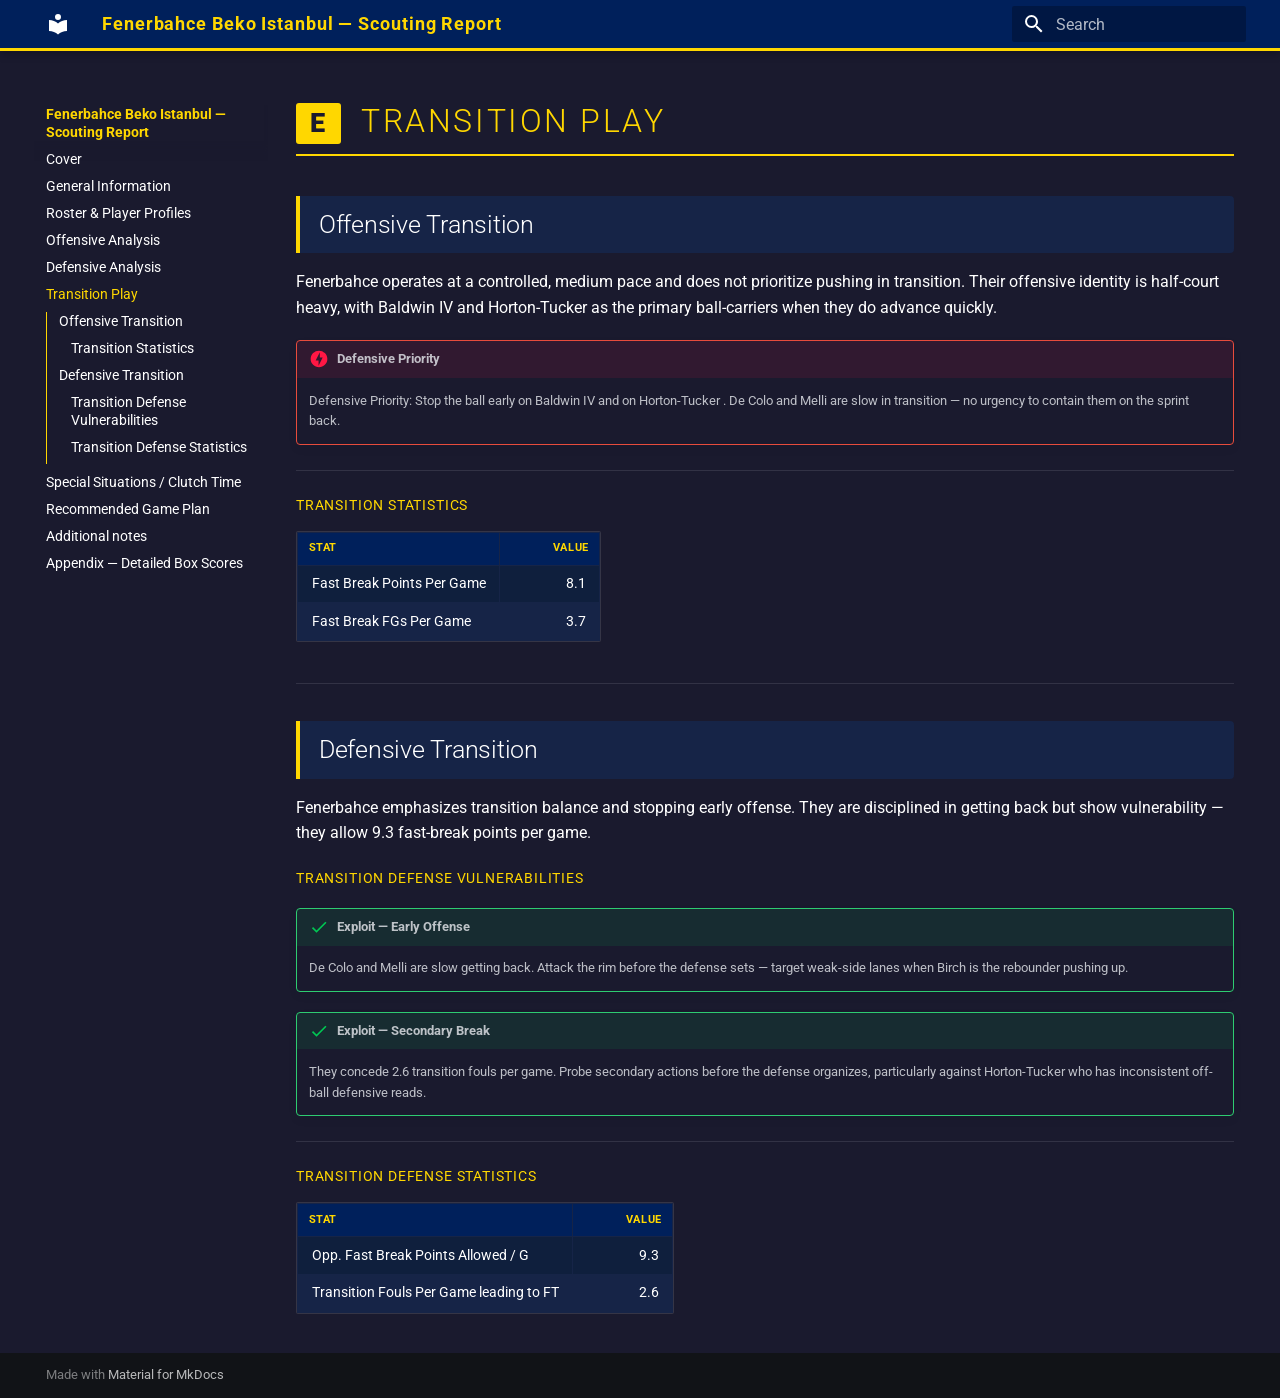
<file: section-e-transition-play/index.html>
<!doctype html>
<html lang="en" class="no-js">
  <head>
    
      <meta charset="utf-8">
      <meta name="viewport" content="width=device-width,initial-scale=1">
      
        <meta name="description" content="EuroLeague 2025-2026 Scouting Report">
      
      
      
      
        <link rel="prev" href="../section-d-defensive-analysis/">
      
      
        <link rel="next" href="../section-f-special-situations/">
      
      
        
      
      
      <link rel="icon" href="../assets/images/favicon.png">
      <meta name="generator" content="mkdocs-1.6.1, mkdocs-material-9.7.6">
    
    
      
        <title>Transition Play - Fenerbahce Beko Istanbul — Scouting Report</title>
      
    
    
      <link rel="stylesheet" href="../assets/stylesheets/main.484c7ddc.min.css">
      
        
        <link rel="stylesheet" href="../assets/stylesheets/palette.ab4e12ef.min.css">
      
      


    
    
      
    
    
      
        
        
        <link rel="preconnect" href="https://fonts.gstatic.com" crossorigin>
        <link rel="stylesheet" href="https://fonts.googleapis.com/css?family=Roboto:300,300i,400,400i,700,700i%7CRoboto+Mono:400,400i,700,700i&display=fallback">
        <style>:root{--md-text-font:"Roboto";--md-code-font:"Roboto Mono"}</style>
      
    
    
      <link rel="stylesheet" href="../css/print-site.css">
    
      <link rel="stylesheet" href="../css/print-site-material.css">
    
      <link rel="stylesheet" href="../stylesheets/extra.css">
    
    <script>__md_scope=new URL("..",location),__md_hash=e=>[...e].reduce(((e,_)=>(e<<5)-e+_.charCodeAt(0)),0),__md_get=(e,_=localStorage,t=__md_scope)=>JSON.parse(_.getItem(t.pathname+"."+e)),__md_set=(e,_,t=localStorage,a=__md_scope)=>{try{t.setItem(a.pathname+"."+e,JSON.stringify(_))}catch(e){}}</script>
    
      

    
    
  </head>
  
  
    
    
    
    
    
    <body dir="ltr" data-md-color-scheme="slate" data-md-color-primary="custom" data-md-color-accent="custom">
  
    
    <input class="md-toggle" data-md-toggle="drawer" type="checkbox" id="__drawer" autocomplete="off">
    <input class="md-toggle" data-md-toggle="search" type="checkbox" id="__search" autocomplete="off">
    <label class="md-overlay" for="__drawer"></label>
    <div data-md-component="skip">
      
        
        <a href="#e-transition-play" class="md-skip">
          Skip to content
        </a>
      
    </div>
    <div data-md-component="announce">
      
    </div>
    
    
      

  

<header class="md-header md-header--shadow" data-md-component="header">
  <nav class="md-header__inner md-grid" aria-label="Header">
    <a href=".." title="Fenerbahce Beko Istanbul — Scouting Report" class="md-header__button md-logo" aria-label="Fenerbahce Beko Istanbul — Scouting Report" data-md-component="logo">
      
  
  <svg xmlns="http://www.w3.org/2000/svg" viewBox="0 0 24 24"><path d="M12 8a3 3 0 0 0 3-3 3 3 0 0 0-3-3 3 3 0 0 0-3 3 3 3 0 0 0 3 3m0 3.54C9.64 9.35 6.5 8 3 8v11c3.5 0 6.64 1.35 9 3.54 2.36-2.19 5.5-3.54 9-3.54V8c-3.5 0-6.64 1.35-9 3.54"/></svg>

    </a>
    <label class="md-header__button md-icon" for="__drawer">
      
      <svg xmlns="http://www.w3.org/2000/svg" viewBox="0 0 24 24"><path d="M3 6h18v2H3zm0 5h18v2H3zm0 5h18v2H3z"/></svg>
    </label>
    <div class="md-header__title" data-md-component="header-title">
      <div class="md-header__ellipsis">
        <div class="md-header__topic">
          <span class="md-ellipsis">
            Fenerbahce Beko Istanbul — Scouting Report
          </span>
        </div>
        <div class="md-header__topic" data-md-component="header-topic">
          <span class="md-ellipsis">
            
              Transition Play
            
          </span>
        </div>
      </div>
    </div>
    
      
    
    
    
    
      
      
        <label class="md-header__button md-icon" for="__search">
          
          <svg xmlns="http://www.w3.org/2000/svg" viewBox="0 0 24 24"><path d="M9.5 3A6.5 6.5 0 0 1 16 9.5c0 1.61-.59 3.09-1.56 4.23l.27.27h.79l5 5-1.5 1.5-5-5v-.79l-.27-.27A6.52 6.52 0 0 1 9.5 16 6.5 6.5 0 0 1 3 9.5 6.5 6.5 0 0 1 9.5 3m0 2C7 5 5 7 5 9.5S7 14 9.5 14 14 12 14 9.5 12 5 9.5 5"/></svg>
        </label>
        <div class="md-search" data-md-component="search" role="dialog">
  <label class="md-search__overlay" for="__search"></label>
  <div class="md-search__inner" role="search">
    <form class="md-search__form" name="search">
      <input type="text" class="md-search__input" name="query" aria-label="Search" placeholder="Search" autocapitalize="off" autocorrect="off" autocomplete="off" spellcheck="false" data-md-component="search-query" required>
      <label class="md-search__icon md-icon" for="__search">
        
        <svg xmlns="http://www.w3.org/2000/svg" viewBox="0 0 24 24"><path d="M9.5 3A6.5 6.5 0 0 1 16 9.5c0 1.61-.59 3.09-1.56 4.23l.27.27h.79l5 5-1.5 1.5-5-5v-.79l-.27-.27A6.52 6.52 0 0 1 9.5 16 6.5 6.5 0 0 1 3 9.5 6.5 6.5 0 0 1 9.5 3m0 2C7 5 5 7 5 9.5S7 14 9.5 14 14 12 14 9.5 12 5 9.5 5"/></svg>
        
        <svg xmlns="http://www.w3.org/2000/svg" viewBox="0 0 24 24"><path d="M20 11v2H8l5.5 5.5-1.42 1.42L4.16 12l7.92-7.92L13.5 5.5 8 11z"/></svg>
      </label>
      <nav class="md-search__options" aria-label="Search">
        
        <button type="reset" class="md-search__icon md-icon" title="Clear" aria-label="Clear" tabindex="-1">
          
          <svg xmlns="http://www.w3.org/2000/svg" viewBox="0 0 24 24"><path d="M19 6.41 17.59 5 12 10.59 6.41 5 5 6.41 10.59 12 5 17.59 6.41 19 12 13.41 17.59 19 19 17.59 13.41 12z"/></svg>
        </button>
      </nav>
      
    </form>
    <div class="md-search__output">
      <div class="md-search__scrollwrap" tabindex="0" data-md-scrollfix>
        <div class="md-search-result" data-md-component="search-result">
          <div class="md-search-result__meta">
            Initializing search
          </div>
          <ol class="md-search-result__list" role="presentation"></ol>
        </div>
      </div>
    </div>
  </div>
</div>
      
    
    
  </nav>
  
</header>
    
    <div class="md-container" data-md-component="container">
      
      
        
          
        
      
      <main class="md-main" data-md-component="main">
        <div class="md-main__inner md-grid">
          
            
              
              <div class="md-sidebar md-sidebar--primary" data-md-component="sidebar" data-md-type="navigation" >
                <div class="md-sidebar__scrollwrap">
                  <div class="md-sidebar__inner">
                    



  

<nav class="md-nav md-nav--primary md-nav--integrated" aria-label="Navigation" data-md-level="0">
  <label class="md-nav__title" for="__drawer">
    <a href=".." title="Fenerbahce Beko Istanbul — Scouting Report" class="md-nav__button md-logo" aria-label="Fenerbahce Beko Istanbul — Scouting Report" data-md-component="logo">
      
  
  <svg xmlns="http://www.w3.org/2000/svg" viewBox="0 0 24 24"><path d="M12 8a3 3 0 0 0 3-3 3 3 0 0 0-3-3 3 3 0 0 0-3 3 3 3 0 0 0 3 3m0 3.54C9.64 9.35 6.5 8 3 8v11c3.5 0 6.64 1.35 9 3.54 2.36-2.19 5.5-3.54 9-3.54V8c-3.5 0-6.64 1.35-9 3.54"/></svg>

    </a>
    Fenerbahce Beko Istanbul — Scouting Report
  </label>
  
  <ul class="md-nav__list" data-md-scrollfix>
    
      
      
  
  
  
  
    <li class="md-nav__item">
      <a href=".." class="md-nav__link">
        
  
  
  <span class="md-ellipsis">
    
  
    Cover
  

    
  </span>
  
  

      </a>
    </li>
  

    
      
      
  
  
  
  
    <li class="md-nav__item">
      <a href="../section-a-general-information/" class="md-nav__link">
        
  
  
  <span class="md-ellipsis">
    
  
    General Information
  

    
  </span>
  
  

      </a>
    </li>
  

    
      
      
  
  
  
  
    <li class="md-nav__item">
      <a href="../section-b-roster-players/" class="md-nav__link">
        
  
  
  <span class="md-ellipsis">
    
  
    Roster & Player Profiles
  

    
  </span>
  
  

      </a>
    </li>
  

    
      
      
  
  
  
  
    <li class="md-nav__item">
      <a href="../section-c-offensive-analysis/" class="md-nav__link">
        
  
  
  <span class="md-ellipsis">
    
  
    Offensive Analysis
  

    
  </span>
  
  

      </a>
    </li>
  

    
      
      
  
  
  
  
    <li class="md-nav__item">
      <a href="../section-d-defensive-analysis/" class="md-nav__link">
        
  
  
  <span class="md-ellipsis">
    
  
    Defensive Analysis
  

    
  </span>
  
  

      </a>
    </li>
  

    
      
      
  
  
    
  
  
  
    <li class="md-nav__item md-nav__item--active">
      
      <input class="md-nav__toggle md-toggle" type="checkbox" id="__toc">
      
      
        
      
      
        <label class="md-nav__link md-nav__link--active" for="__toc">
          
  
  
  <span class="md-ellipsis">
    
  
    Transition Play
  

    
  </span>
  
  

          <span class="md-nav__icon md-icon"></span>
        </label>
      
      <a href="./" class="md-nav__link md-nav__link--active">
        
  
  
  <span class="md-ellipsis">
    
  
    Transition Play
  

    
  </span>
  
  

      </a>
      
        

<nav class="md-nav md-nav--secondary" aria-label="Table of contents">
  
  
  
    
  
  
    <label class="md-nav__title" for="__toc">
      <span class="md-nav__icon md-icon"></span>
      Table of contents
    </label>
    <ul class="md-nav__list" data-md-component="toc" data-md-scrollfix>
      
        <li class="md-nav__item">
  <a href="#offensive-transition" class="md-nav__link">
    <span class="md-ellipsis">
      
        Offensive Transition
      
    </span>
  </a>
  
    <nav class="md-nav" aria-label="Offensive Transition">
      <ul class="md-nav__list">
        
          <li class="md-nav__item">
  <a href="#transition-statistics" class="md-nav__link">
    <span class="md-ellipsis">
      
        Transition Statistics
      
    </span>
  </a>
  
</li>
        
      </ul>
    </nav>
  
</li>
      
        <li class="md-nav__item">
  <a href="#defensive-transition" class="md-nav__link">
    <span class="md-ellipsis">
      
        Defensive Transition
      
    </span>
  </a>
  
    <nav class="md-nav" aria-label="Defensive Transition">
      <ul class="md-nav__list">
        
          <li class="md-nav__item">
  <a href="#transition-defense-vulnerabilities" class="md-nav__link">
    <span class="md-ellipsis">
      
        Transition Defense Vulnerabilities
      
    </span>
  </a>
  
</li>
        
          <li class="md-nav__item">
  <a href="#transition-defense-statistics" class="md-nav__link">
    <span class="md-ellipsis">
      
        Transition Defense Statistics
      
    </span>
  </a>
  
</li>
        
      </ul>
    </nav>
  
</li>
      
    </ul>
  
</nav>
      
    </li>
  

    
      
      
  
  
  
  
    <li class="md-nav__item">
      <a href="../section-f-special-situations/" class="md-nav__link">
        
  
  
  <span class="md-ellipsis">
    
  
    Special Situations / Clutch Time
  

    
  </span>
  
  

      </a>
    </li>
  

    
      
      
  
  
  
  
    <li class="md-nav__item">
      <a href="../section-g-game-plan/" class="md-nav__link">
        
  
  
  <span class="md-ellipsis">
    
  
    Recommended Game Plan
  

    
  </span>
  
  

      </a>
    </li>
  

    
      
      
  
  
  
  
    <li class="md-nav__item">
      <a href="../section-h-additional_notes/" class="md-nav__link">
        
  
  
  <span class="md-ellipsis">
    
  
    Additional notes
  

    
  </span>
  
  

      </a>
    </li>
  

    
      
      
  
  
  
  
    <li class="md-nav__item">
      <a href="../appendix-box-scores/" class="md-nav__link">
        
  
  
  <span class="md-ellipsis">
    
  
    Appendix — Detailed Box Scores
  

    
  </span>
  
  

      </a>
    </li>
  

    
  </ul>
</nav>
                  </div>
                </div>
              </div>
            
            
          
          
            <div class="md-content" data-md-component="content">
              
              <article class="md-content__inner md-typeset">
                
                  



<h1 id="e-transition-play"><span class="section-badge">E</span> Transition Play</h1>
<h2 id="offensive-transition">Offensive Transition</h2>
<p>Fenerbahce operates at a controlled, medium pace and does not prioritize pushing in transition. Their offensive identity is half-court heavy, with Baldwin IV and Horton-Tucker as the primary ball-carriers when they do advance quickly.</p>
<!--
### Primary Transition Options

| Option | Trigger | Key Players | Frequency |
|---|---|---|---|
| Primary break | _Defensive rebound_ | _Player_ | _High / Medium / Low_ |
| Secondary break | _Made basket / FT_ | _Player_ | _High / Medium / Low_ |
| Push in transition | _Steal_ | _Player_ | _High / Medium / Low_ |
-->
<div class="admonition danger">
<p class="admonition-title">Defensive Priority</p>
<p>Defensive Priority: Stop the ball early on Baldwin IV and on Horton-Tucker . De Colo and Melli are slow in transition — no urgency to contain them on the sprint back.</p>
</div>
<hr />
<h3 id="transition-statistics">Transition Statistics</h3>
<!-- START_TABLE FASTBREAK-STATS -->
<table>
<thead>
<tr>
<th style="text-align: left;">Stat</th>
<th style="text-align: right;">Value</th>
</tr>
</thead>
<tbody>
<tr>
<td style="text-align: left;">Fast Break Points Per Game</td>
<td style="text-align: right;">8.1</td>
</tr>
<tr>
<td style="text-align: left;">Fast Break FGs Per Game</td>
<td style="text-align: right;">3.7</td>
</tr>
</tbody>
</table>
<!-- END_TABLE FASTBREAK-STATS -->

<hr />
<h2 id="defensive-transition">Defensive Transition</h2>
<p>Fenerbahce emphasizes transition balance and stopping early offense. They are disciplined in getting back but show vulnerability — they allow 9.3 fast-break points per game.</p>
<h3 id="transition-defense-vulnerabilities">Transition Defense Vulnerabilities</h3>
<div class="admonition success">
<p class="admonition-title">Exploit — Early Offense</p>
<p>De Colo and Melli are slow getting back. Attack the rim before the defense sets — target weak-side lanes when Birch is the rebounder pushing up.</p>
</div>
<div class="admonition success">
<p class="admonition-title">Exploit — Secondary Break</p>
<p>They concede 2.6 transition fouls per game. Probe secondary actions before the defense organizes, particularly against Horton-Tucker who has inconsistent off-ball defensive reads.</p>
</div>
<hr />
<h3 id="transition-defense-statistics">Transition Defense Statistics</h3>
<!-- START_TABLE FASTBREAK-STATS_DEFENSE -->
<table>
<thead>
<tr>
<th style="text-align: left;">Stat</th>
<th style="text-align: right;">Value</th>
</tr>
</thead>
<tbody>
<tr>
<td style="text-align: left;">Opp. Fast Break Points Allowed / G</td>
<td style="text-align: right;">9.3</td>
</tr>
<tr>
<td style="text-align: left;">Transition Fouls Per Game leading to FT</td>
<td style="text-align: right;">2.6</td>
</tr>
</tbody>
</table>
<!-- END_TABLE FASTBREAK-STATS_DEFENSE -->












                
              </article>
            </div>
          
          
<script>var target=document.getElementById(location.hash.slice(1));target&&target.name&&(target.checked=target.name.startsWith("__tabbed_"))</script>
        </div>
        
          <button type="button" class="md-top md-icon" data-md-component="top" hidden>
  
  <svg xmlns="http://www.w3.org/2000/svg" viewBox="0 0 24 24"><path d="M13 20h-2V8l-5.5 5.5-1.42-1.42L12 4.16l7.92 7.92-1.42 1.42L13 8z"/></svg>
  Back to top
</button>
        
      </main>
      
        <footer class="md-footer">
  
  <div class="md-footer-meta md-typeset">
    <div class="md-footer-meta__inner md-grid">
      <div class="md-copyright">
  
  
    Made with
    <a href="https://squidfunk.github.io/mkdocs-material/" target="_blank" rel="noopener">
      Material for MkDocs
    </a>
  
</div>
      
    </div>
  </div>
</footer>
      
    </div>
    <div class="md-dialog" data-md-component="dialog">
      <div class="md-dialog__inner md-typeset"></div>
    </div>
    
    
    
      
      
      <script id="__config" type="application/json">{"annotate": null, "base": "..", "features": ["navigation.sections", "navigation.expand", "navigation.top", "toc.integrate"], "search": "../assets/javascripts/workers/search.2c215733.min.js", "tags": null, "translations": {"clipboard.copied": "Copied to clipboard", "clipboard.copy": "Copy to clipboard", "search.result.more.one": "1 more on this page", "search.result.more.other": "# more on this page", "search.result.none": "No matching documents", "search.result.one": "1 matching document", "search.result.other": "# matching documents", "search.result.placeholder": "Type to start searching", "search.result.term.missing": "Missing", "select.version": "Select version"}, "version": null}</script>
    
    
      <script src="../assets/javascripts/bundle.79ae519e.min.js"></script>
      
        <script src="../js/print-site.js"></script>
      
    
  </body>
</html>
</file>
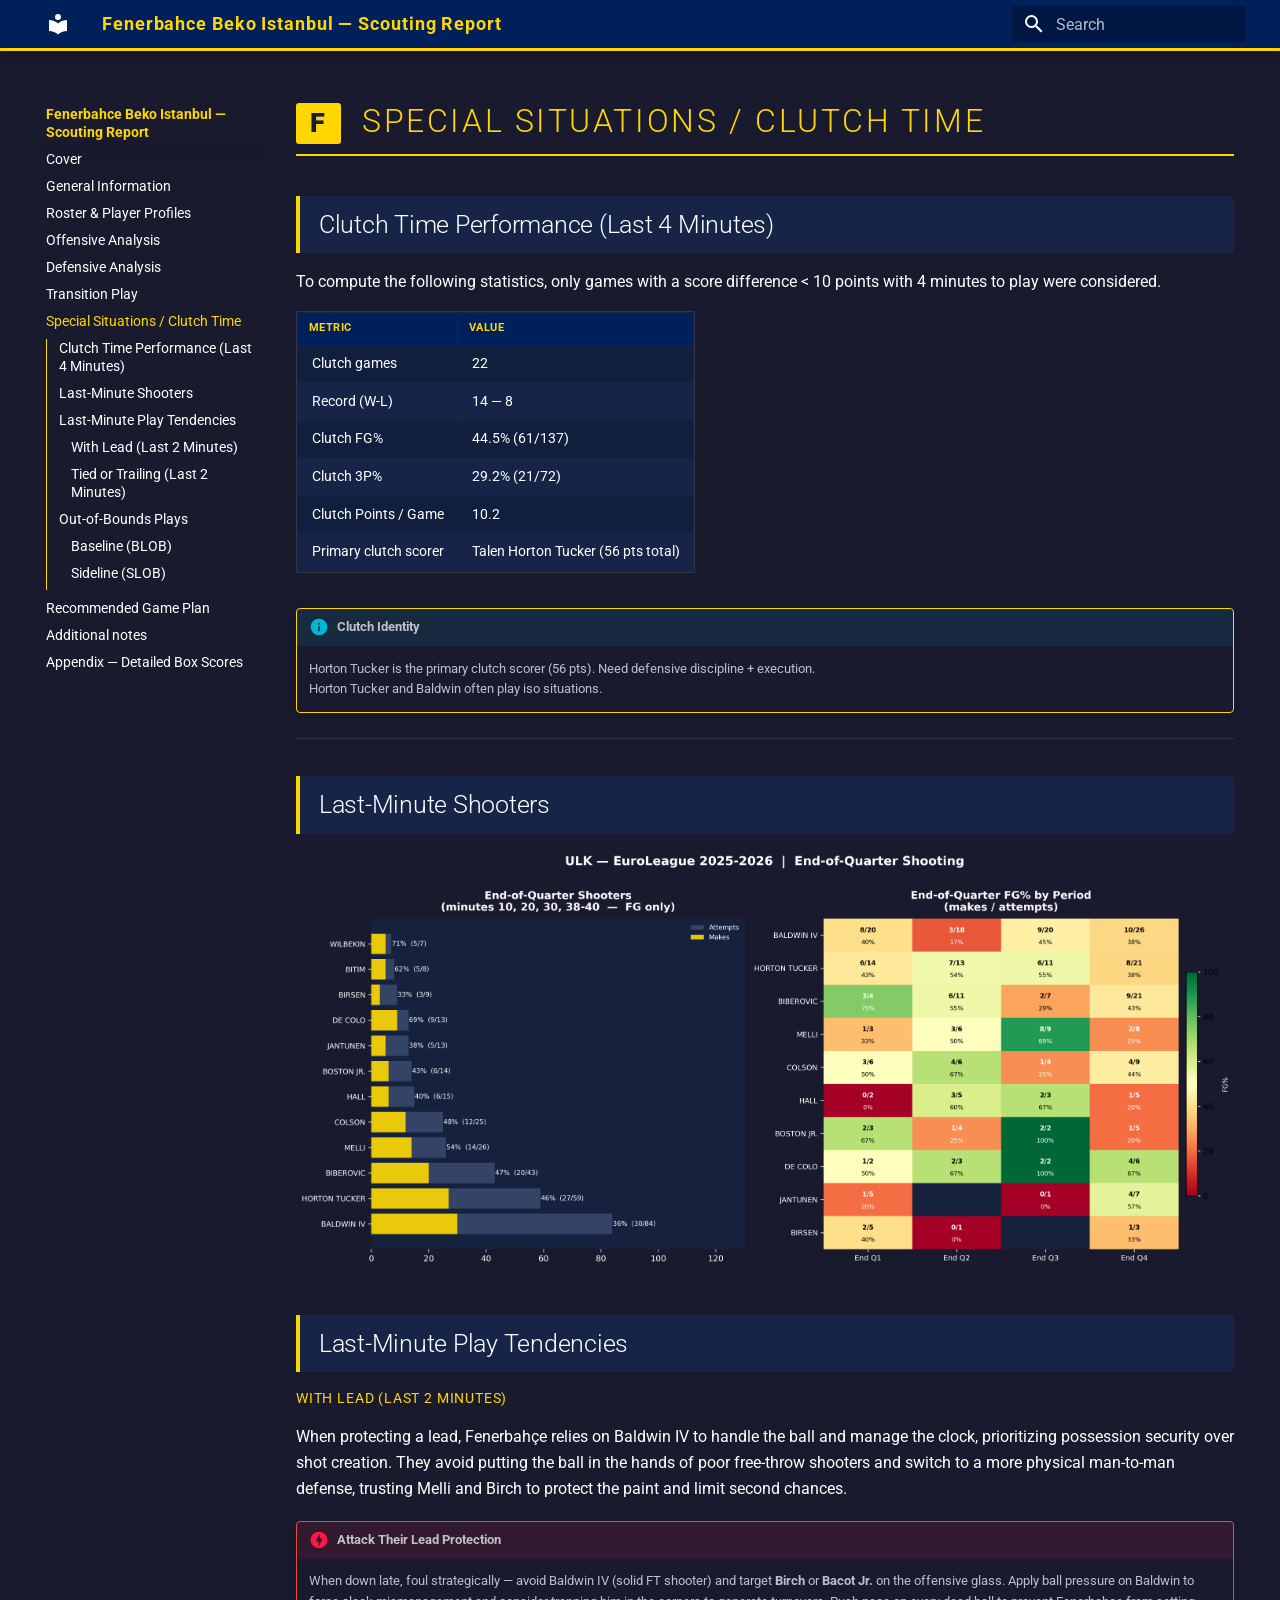
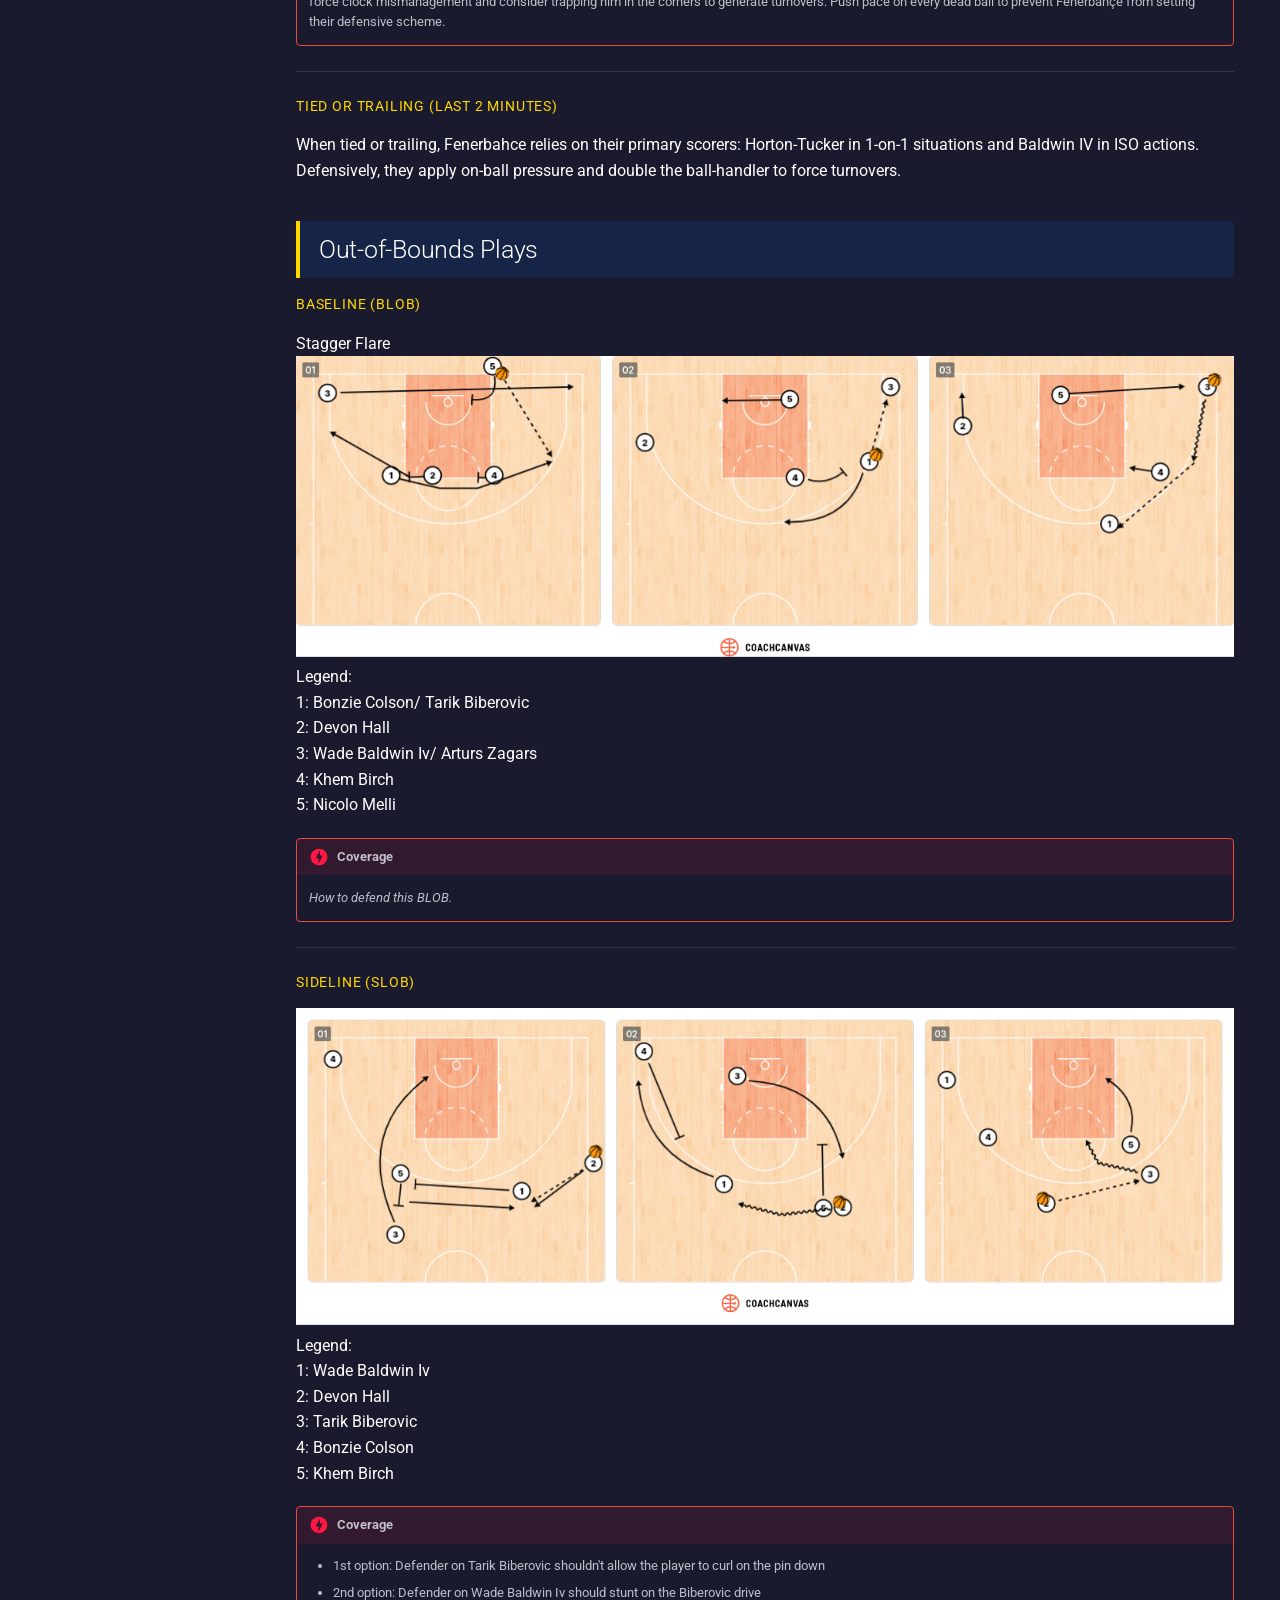
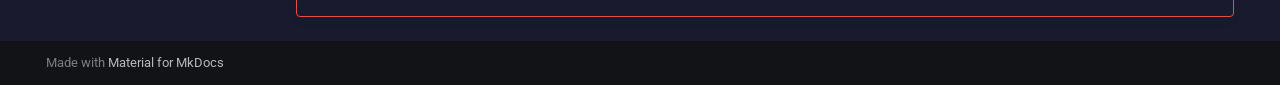
<file: section-f-special-situations/index.html>
<!doctype html>
<html lang="en" class="no-js">
  <head>
    
      <meta charset="utf-8">
      <meta name="viewport" content="width=device-width,initial-scale=1">
      
        <meta name="description" content="EuroLeague 2025-2026 Scouting Report">
      
      
      
      
        <link rel="prev" href="../section-e-transition-play/">
      
      
        <link rel="next" href="../section-g-game-plan/">
      
      
        
      
      
      <link rel="icon" href="../assets/images/favicon.png">
      <meta name="generator" content="mkdocs-1.6.1, mkdocs-material-9.7.6">
    
    
      
        <title>Special Situations / Clutch Time - Fenerbahce Beko Istanbul — Scouting Report</title>
      
    
    
      <link rel="stylesheet" href="../assets/stylesheets/main.484c7ddc.min.css">
      
        
        <link rel="stylesheet" href="../assets/stylesheets/palette.ab4e12ef.min.css">
      
      


    
    
      
    
    
      
        
        
        <link rel="preconnect" href="https://fonts.gstatic.com" crossorigin>
        <link rel="stylesheet" href="https://fonts.googleapis.com/css?family=Roboto:300,300i,400,400i,700,700i%7CRoboto+Mono:400,400i,700,700i&display=fallback">
        <style>:root{--md-text-font:"Roboto";--md-code-font:"Roboto Mono"}</style>
      
    
    
      <link rel="stylesheet" href="../css/print-site.css">
    
      <link rel="stylesheet" href="../css/print-site-material.css">
    
      <link rel="stylesheet" href="../stylesheets/extra.css">
    
    <script>__md_scope=new URL("..",location),__md_hash=e=>[...e].reduce(((e,_)=>(e<<5)-e+_.charCodeAt(0)),0),__md_get=(e,_=localStorage,t=__md_scope)=>JSON.parse(_.getItem(t.pathname+"."+e)),__md_set=(e,_,t=localStorage,a=__md_scope)=>{try{t.setItem(a.pathname+"."+e,JSON.stringify(_))}catch(e){}}</script>
    
      

    
    
  </head>
  
  
    
    
    
    
    
    <body dir="ltr" data-md-color-scheme="slate" data-md-color-primary="custom" data-md-color-accent="custom">
  
    
    <input class="md-toggle" data-md-toggle="drawer" type="checkbox" id="__drawer" autocomplete="off">
    <input class="md-toggle" data-md-toggle="search" type="checkbox" id="__search" autocomplete="off">
    <label class="md-overlay" for="__drawer"></label>
    <div data-md-component="skip">
      
        
        <a href="#f-special-situations-clutch-time" class="md-skip">
          Skip to content
        </a>
      
    </div>
    <div data-md-component="announce">
      
    </div>
    
    
      

  

<header class="md-header md-header--shadow" data-md-component="header">
  <nav class="md-header__inner md-grid" aria-label="Header">
    <a href=".." title="Fenerbahce Beko Istanbul — Scouting Report" class="md-header__button md-logo" aria-label="Fenerbahce Beko Istanbul — Scouting Report" data-md-component="logo">
      
  
  <svg xmlns="http://www.w3.org/2000/svg" viewBox="0 0 24 24"><path d="M12 8a3 3 0 0 0 3-3 3 3 0 0 0-3-3 3 3 0 0 0-3 3 3 3 0 0 0 3 3m0 3.54C9.64 9.35 6.5 8 3 8v11c3.5 0 6.64 1.35 9 3.54 2.36-2.19 5.5-3.54 9-3.54V8c-3.5 0-6.64 1.35-9 3.54"/></svg>

    </a>
    <label class="md-header__button md-icon" for="__drawer">
      
      <svg xmlns="http://www.w3.org/2000/svg" viewBox="0 0 24 24"><path d="M3 6h18v2H3zm0 5h18v2H3zm0 5h18v2H3z"/></svg>
    </label>
    <div class="md-header__title" data-md-component="header-title">
      <div class="md-header__ellipsis">
        <div class="md-header__topic">
          <span class="md-ellipsis">
            Fenerbahce Beko Istanbul — Scouting Report
          </span>
        </div>
        <div class="md-header__topic" data-md-component="header-topic">
          <span class="md-ellipsis">
            
              Special Situations / Clutch Time
            
          </span>
        </div>
      </div>
    </div>
    
      
    
    
    
    
      
      
        <label class="md-header__button md-icon" for="__search">
          
          <svg xmlns="http://www.w3.org/2000/svg" viewBox="0 0 24 24"><path d="M9.5 3A6.5 6.5 0 0 1 16 9.5c0 1.61-.59 3.09-1.56 4.23l.27.27h.79l5 5-1.5 1.5-5-5v-.79l-.27-.27A6.52 6.52 0 0 1 9.5 16 6.5 6.5 0 0 1 3 9.5 6.5 6.5 0 0 1 9.5 3m0 2C7 5 5 7 5 9.5S7 14 9.5 14 14 12 14 9.5 12 5 9.5 5"/></svg>
        </label>
        <div class="md-search" data-md-component="search" role="dialog">
  <label class="md-search__overlay" for="__search"></label>
  <div class="md-search__inner" role="search">
    <form class="md-search__form" name="search">
      <input type="text" class="md-search__input" name="query" aria-label="Search" placeholder="Search" autocapitalize="off" autocorrect="off" autocomplete="off" spellcheck="false" data-md-component="search-query" required>
      <label class="md-search__icon md-icon" for="__search">
        
        <svg xmlns="http://www.w3.org/2000/svg" viewBox="0 0 24 24"><path d="M9.5 3A6.5 6.5 0 0 1 16 9.5c0 1.61-.59 3.09-1.56 4.23l.27.27h.79l5 5-1.5 1.5-5-5v-.79l-.27-.27A6.52 6.52 0 0 1 9.5 16 6.5 6.5 0 0 1 3 9.5 6.5 6.5 0 0 1 9.5 3m0 2C7 5 5 7 5 9.5S7 14 9.5 14 14 12 14 9.5 12 5 9.5 5"/></svg>
        
        <svg xmlns="http://www.w3.org/2000/svg" viewBox="0 0 24 24"><path d="M20 11v2H8l5.5 5.5-1.42 1.42L4.16 12l7.92-7.92L13.5 5.5 8 11z"/></svg>
      </label>
      <nav class="md-search__options" aria-label="Search">
        
        <button type="reset" class="md-search__icon md-icon" title="Clear" aria-label="Clear" tabindex="-1">
          
          <svg xmlns="http://www.w3.org/2000/svg" viewBox="0 0 24 24"><path d="M19 6.41 17.59 5 12 10.59 6.41 5 5 6.41 10.59 12 5 17.59 6.41 19 12 13.41 17.59 19 19 17.59 13.41 12z"/></svg>
        </button>
      </nav>
      
    </form>
    <div class="md-search__output">
      <div class="md-search__scrollwrap" tabindex="0" data-md-scrollfix>
        <div class="md-search-result" data-md-component="search-result">
          <div class="md-search-result__meta">
            Initializing search
          </div>
          <ol class="md-search-result__list" role="presentation"></ol>
        </div>
      </div>
    </div>
  </div>
</div>
      
    
    
  </nav>
  
</header>
    
    <div class="md-container" data-md-component="container">
      
      
        
          
        
      
      <main class="md-main" data-md-component="main">
        <div class="md-main__inner md-grid">
          
            
              
              <div class="md-sidebar md-sidebar--primary" data-md-component="sidebar" data-md-type="navigation" >
                <div class="md-sidebar__scrollwrap">
                  <div class="md-sidebar__inner">
                    



  

<nav class="md-nav md-nav--primary md-nav--integrated" aria-label="Navigation" data-md-level="0">
  <label class="md-nav__title" for="__drawer">
    <a href=".." title="Fenerbahce Beko Istanbul — Scouting Report" class="md-nav__button md-logo" aria-label="Fenerbahce Beko Istanbul — Scouting Report" data-md-component="logo">
      
  
  <svg xmlns="http://www.w3.org/2000/svg" viewBox="0 0 24 24"><path d="M12 8a3 3 0 0 0 3-3 3 3 0 0 0-3-3 3 3 0 0 0-3 3 3 3 0 0 0 3 3m0 3.54C9.64 9.35 6.5 8 3 8v11c3.5 0 6.64 1.35 9 3.54 2.36-2.19 5.5-3.54 9-3.54V8c-3.5 0-6.64 1.35-9 3.54"/></svg>

    </a>
    Fenerbahce Beko Istanbul — Scouting Report
  </label>
  
  <ul class="md-nav__list" data-md-scrollfix>
    
      
      
  
  
  
  
    <li class="md-nav__item">
      <a href=".." class="md-nav__link">
        
  
  
  <span class="md-ellipsis">
    
  
    Cover
  

    
  </span>
  
  

      </a>
    </li>
  

    
      
      
  
  
  
  
    <li class="md-nav__item">
      <a href="../section-a-general-information/" class="md-nav__link">
        
  
  
  <span class="md-ellipsis">
    
  
    General Information
  

    
  </span>
  
  

      </a>
    </li>
  

    
      
      
  
  
  
  
    <li class="md-nav__item">
      <a href="../section-b-roster-players/" class="md-nav__link">
        
  
  
  <span class="md-ellipsis">
    
  
    Roster & Player Profiles
  

    
  </span>
  
  

      </a>
    </li>
  

    
      
      
  
  
  
  
    <li class="md-nav__item">
      <a href="../section-c-offensive-analysis/" class="md-nav__link">
        
  
  
  <span class="md-ellipsis">
    
  
    Offensive Analysis
  

    
  </span>
  
  

      </a>
    </li>
  

    
      
      
  
  
  
  
    <li class="md-nav__item">
      <a href="../section-d-defensive-analysis/" class="md-nav__link">
        
  
  
  <span class="md-ellipsis">
    
  
    Defensive Analysis
  

    
  </span>
  
  

      </a>
    </li>
  

    
      
      
  
  
  
  
    <li class="md-nav__item">
      <a href="../section-e-transition-play/" class="md-nav__link">
        
  
  
  <span class="md-ellipsis">
    
  
    Transition Play
  

    
  </span>
  
  

      </a>
    </li>
  

    
      
      
  
  
    
  
  
  
    <li class="md-nav__item md-nav__item--active">
      
      <input class="md-nav__toggle md-toggle" type="checkbox" id="__toc">
      
      
        
      
      
        <label class="md-nav__link md-nav__link--active" for="__toc">
          
  
  
  <span class="md-ellipsis">
    
  
    Special Situations / Clutch Time
  

    
  </span>
  
  

          <span class="md-nav__icon md-icon"></span>
        </label>
      
      <a href="./" class="md-nav__link md-nav__link--active">
        
  
  
  <span class="md-ellipsis">
    
  
    Special Situations / Clutch Time
  

    
  </span>
  
  

      </a>
      
        

<nav class="md-nav md-nav--secondary" aria-label="Table of contents">
  
  
  
    
  
  
    <label class="md-nav__title" for="__toc">
      <span class="md-nav__icon md-icon"></span>
      Table of contents
    </label>
    <ul class="md-nav__list" data-md-component="toc" data-md-scrollfix>
      
        <li class="md-nav__item">
  <a href="#clutch-time-performance-last-4-minutes" class="md-nav__link">
    <span class="md-ellipsis">
      
        Clutch Time Performance (Last 4 Minutes)
      
    </span>
  </a>
  
</li>
      
        <li class="md-nav__item">
  <a href="#last-minute-shooters" class="md-nav__link">
    <span class="md-ellipsis">
      
        Last-Minute Shooters
      
    </span>
  </a>
  
</li>
      
        <li class="md-nav__item">
  <a href="#last-minute-play-tendencies" class="md-nav__link">
    <span class="md-ellipsis">
      
        Last-Minute Play Tendencies
      
    </span>
  </a>
  
    <nav class="md-nav" aria-label="Last-Minute Play Tendencies">
      <ul class="md-nav__list">
        
          <li class="md-nav__item">
  <a href="#with-lead-last-2-minutes" class="md-nav__link">
    <span class="md-ellipsis">
      
        With Lead (Last 2 Minutes)
      
    </span>
  </a>
  
</li>
        
          <li class="md-nav__item">
  <a href="#tied-or-trailing-last-2-minutes" class="md-nav__link">
    <span class="md-ellipsis">
      
        Tied or Trailing (Last 2 Minutes)
      
    </span>
  </a>
  
</li>
        
      </ul>
    </nav>
  
</li>
      
        <li class="md-nav__item">
  <a href="#out-of-bounds-plays" class="md-nav__link">
    <span class="md-ellipsis">
      
        Out-of-Bounds Plays
      
    </span>
  </a>
  
    <nav class="md-nav" aria-label="Out-of-Bounds Plays">
      <ul class="md-nav__list">
        
          <li class="md-nav__item">
  <a href="#baseline-blob" class="md-nav__link">
    <span class="md-ellipsis">
      
        Baseline (BLOB)
      
    </span>
  </a>
  
</li>
        
          <li class="md-nav__item">
  <a href="#sideline-slob" class="md-nav__link">
    <span class="md-ellipsis">
      
        Sideline (SLOB)
      
    </span>
  </a>
  
</li>
        
      </ul>
    </nav>
  
</li>
      
    </ul>
  
</nav>
      
    </li>
  

    
      
      
  
  
  
  
    <li class="md-nav__item">
      <a href="../section-g-game-plan/" class="md-nav__link">
        
  
  
  <span class="md-ellipsis">
    
  
    Recommended Game Plan
  

    
  </span>
  
  

      </a>
    </li>
  

    
      
      
  
  
  
  
    <li class="md-nav__item">
      <a href="../section-h-additional_notes/" class="md-nav__link">
        
  
  
  <span class="md-ellipsis">
    
  
    Additional notes
  

    
  </span>
  
  

      </a>
    </li>
  

    
      
      
  
  
  
  
    <li class="md-nav__item">
      <a href="../appendix-box-scores/" class="md-nav__link">
        
  
  
  <span class="md-ellipsis">
    
  
    Appendix — Detailed Box Scores
  

    
  </span>
  
  

      </a>
    </li>
  

    
  </ul>
</nav>
                  </div>
                </div>
              </div>
            
            
          
          
            <div class="md-content" data-md-component="content">
              
              <article class="md-content__inner md-typeset">
                
                  



<h1 id="f-special-situations-clutch-time"><span class="section-badge">F</span> Special Situations / Clutch Time</h1>
<h2 id="clutch-time-performance-last-4-minutes">Clutch Time Performance (Last 4 Minutes)</h2>
<p>To compute the following statistics, only games with a score difference &lt; 10 points with 4 minutes to play were considered.</p>
<!-- START_TABLE CLUTCH-STATS -->
<table>
<thead>
<tr>
<th style="text-align: left;">Metric</th>
<th style="text-align: left;">Value</th>
</tr>
</thead>
<tbody>
<tr>
<td style="text-align: left;">Clutch games</td>
<td style="text-align: left;">22</td>
</tr>
<tr>
<td style="text-align: left;">Record (W-L)</td>
<td style="text-align: left;">14 — 8</td>
</tr>
<tr>
<td style="text-align: left;">Clutch FG%</td>
<td style="text-align: left;">44.5%  (61/137)</td>
</tr>
<tr>
<td style="text-align: left;">Clutch 3P%</td>
<td style="text-align: left;">29.2%  (21/72)</td>
</tr>
<tr>
<td style="text-align: left;">Clutch Points / Game</td>
<td style="text-align: left;">10.2</td>
</tr>
<tr>
<td style="text-align: left;">Primary clutch scorer</td>
<td style="text-align: left;">Talen Horton Tucker (56 pts total)</td>
</tr>
</tbody>
</table>
<!-- END_TABLE CLUTCH-STATS -->

<div class="admonition info">
<p class="admonition-title">Clutch Identity</p>
<p>Horton Tucker is the primary clutch scorer (56 pts). Need defensive discipline + execution.<br />
Horton Tucker and Baldwin often play iso situations.</p>
</div>
<hr />
<h2 id="last-minute-shooters">Last-Minute Shooters</h2>
<p><img alt="alt text" src="../images/eoq_image.png" /></p>
<h2 id="last-minute-play-tendencies">Last-Minute Play Tendencies</h2>
<h3 id="with-lead-last-2-minutes">With Lead (Last 2 Minutes)</h3>
<p>When protecting a lead, Fenerbahçe relies on Baldwin IV to handle the ball and manage the clock, prioritizing possession security over shot creation.
They avoid putting the ball in the hands of poor free-throw shooters and switch to a more physical man-to-man defense, trusting Melli and Birch to protect the paint and limit second chances.</p>
<div class="admonition danger">
<p class="admonition-title">Attack Their Lead Protection</p>
<p>When down late, foul strategically — avoid Baldwin IV (solid FT shooter) and target <strong>Birch</strong> or <strong>Bacot Jr.</strong> on the offensive glass.
Apply ball pressure on Baldwin to force clock mismanagement and consider trapping him in the corners to generate turnovers.
Push pace on every dead ball to prevent Fenerbahçe from setting their defensive scheme.</p>
</div>
<hr />
<h3 id="tied-or-trailing-last-2-minutes">Tied or Trailing (Last 2 Minutes)</h3>
<p>When tied or trailing, Fenerbahce relies on their primary scorers: Horton-Tucker in 1-on-1 situations and Baldwin IV in ISO actions.
Defensively, they apply on-ball pressure and double the ball-handler to force turnovers. </p>
<!--
| Situation | Primary Option | Secondary Option | Key Screener |
|---|---|---|---|
| Down 1–3 pts | _Player_ | _Player_ | _Player_ |
| Down 4–6 pts | _Player_ | _Player_ | _Player_ |
| Tied | _Player_ | _Player_ | _Player_ |

---

## Second Half Opening Plays

_Describe typical plays Fenerbahçe runs to open the second half or at the start of any quarter, based on observations from the last 5 games._

| Quarter | Play / Set | Primary Option |
|---|---|---|
| Q3 Open | _Play Name_ | _Player_ |
| Q4 Open | _Play Name_ | _Player_ |

---
-->
<h2 id="out-of-bounds-plays">Out-of-Bounds Plays</h2>
<h3 id="baseline-blob">Baseline (BLOB)</h3>
<p>Stagger Flare
<img alt="alt text" src="../images/BLOB_1.png" />
Legend: <br />
1: Bonzie Colson/ Tarik Biberovic <br />
2: Devon Hall<br />
3: Wade Baldwin Iv/ Arturs Zagars <br />
4: Khem Birch  <br />
5: Nicolo Melli </p>
<div class="admonition danger">
<p class="admonition-title">Coverage</p>
<p><em>How to defend this BLOB.</em></p>
</div>
<hr />
<h3 id="sideline-slob">Sideline (SLOB)</h3>
<p><img alt="alt text" src="../images/SLOB_1.png" />
Legend: <br />
1: Wade Baldwin Iv<br />
2: Devon Hall<br />
3: Tarik Biberovic<br />
4: Bonzie Colson <br />
5: Khem Birch  </p>
<div class="admonition danger">
<p class="admonition-title">Coverage</p>
<ul>
<li>1st option: Defender on Tarik Biberovic shouldn't allow the player to curl on the pin down  </li>
<li>2nd option: Defender on Wade Baldwin Iv should stunt on the Biberovic drive  </li>
</ul>
</div>












                
              </article>
            </div>
          
          
<script>var target=document.getElementById(location.hash.slice(1));target&&target.name&&(target.checked=target.name.startsWith("__tabbed_"))</script>
        </div>
        
          <button type="button" class="md-top md-icon" data-md-component="top" hidden>
  
  <svg xmlns="http://www.w3.org/2000/svg" viewBox="0 0 24 24"><path d="M13 20h-2V8l-5.5 5.5-1.42-1.42L12 4.16l7.92 7.92-1.42 1.42L13 8z"/></svg>
  Back to top
</button>
        
      </main>
      
        <footer class="md-footer">
  
  <div class="md-footer-meta md-typeset">
    <div class="md-footer-meta__inner md-grid">
      <div class="md-copyright">
  
  
    Made with
    <a href="https://squidfunk.github.io/mkdocs-material/" target="_blank" rel="noopener">
      Material for MkDocs
    </a>
  
</div>
      
    </div>
  </div>
</footer>
      
    </div>
    <div class="md-dialog" data-md-component="dialog">
      <div class="md-dialog__inner md-typeset"></div>
    </div>
    
    
    
      
      
      <script id="__config" type="application/json">{"annotate": null, "base": "..", "features": ["navigation.sections", "navigation.expand", "navigation.top", "toc.integrate"], "search": "../assets/javascripts/workers/search.2c215733.min.js", "tags": null, "translations": {"clipboard.copied": "Copied to clipboard", "clipboard.copy": "Copy to clipboard", "search.result.more.one": "1 more on this page", "search.result.more.other": "# more on this page", "search.result.none": "No matching documents", "search.result.one": "1 matching document", "search.result.other": "# matching documents", "search.result.placeholder": "Type to start searching", "search.result.term.missing": "Missing", "select.version": "Select version"}, "version": null}</script>
    
    
      <script src="../assets/javascripts/bundle.79ae519e.min.js"></script>
      
        <script src="../js/print-site.js"></script>
      
    
  </body>
</html>
</file>
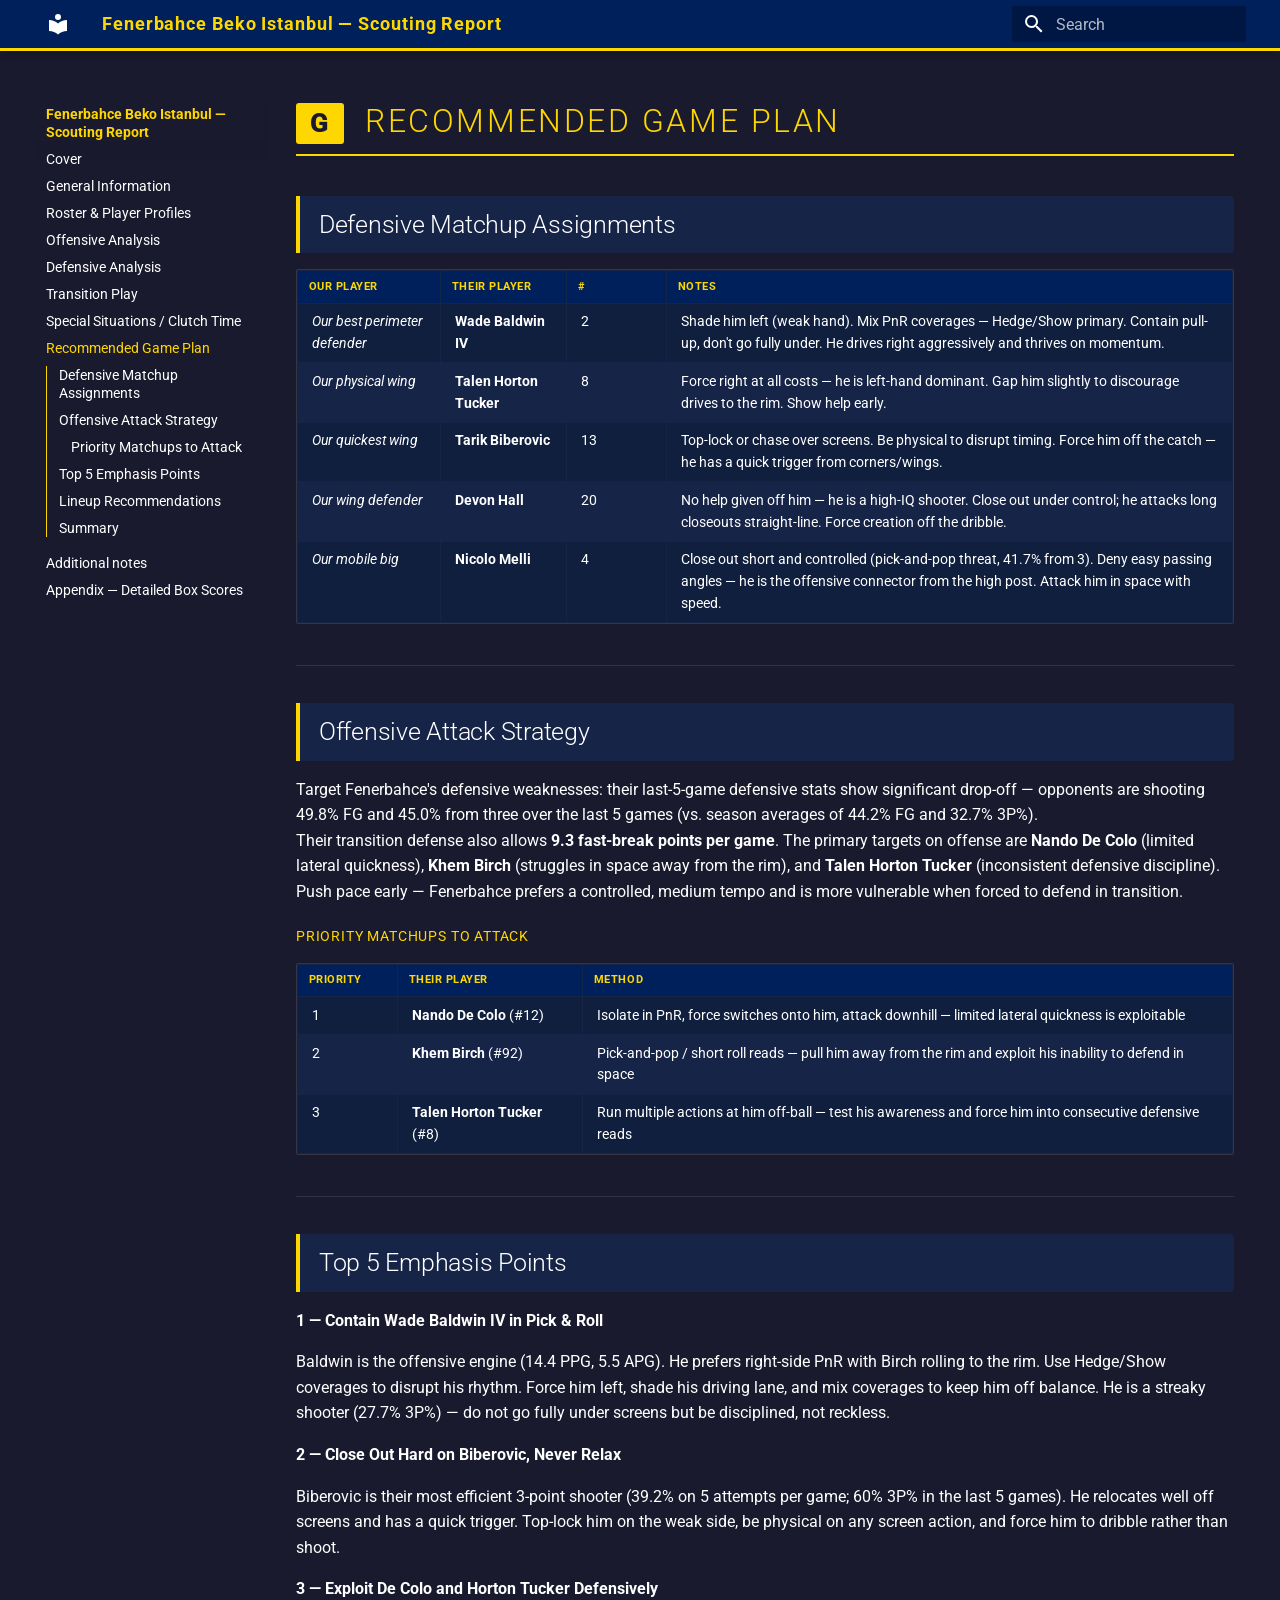
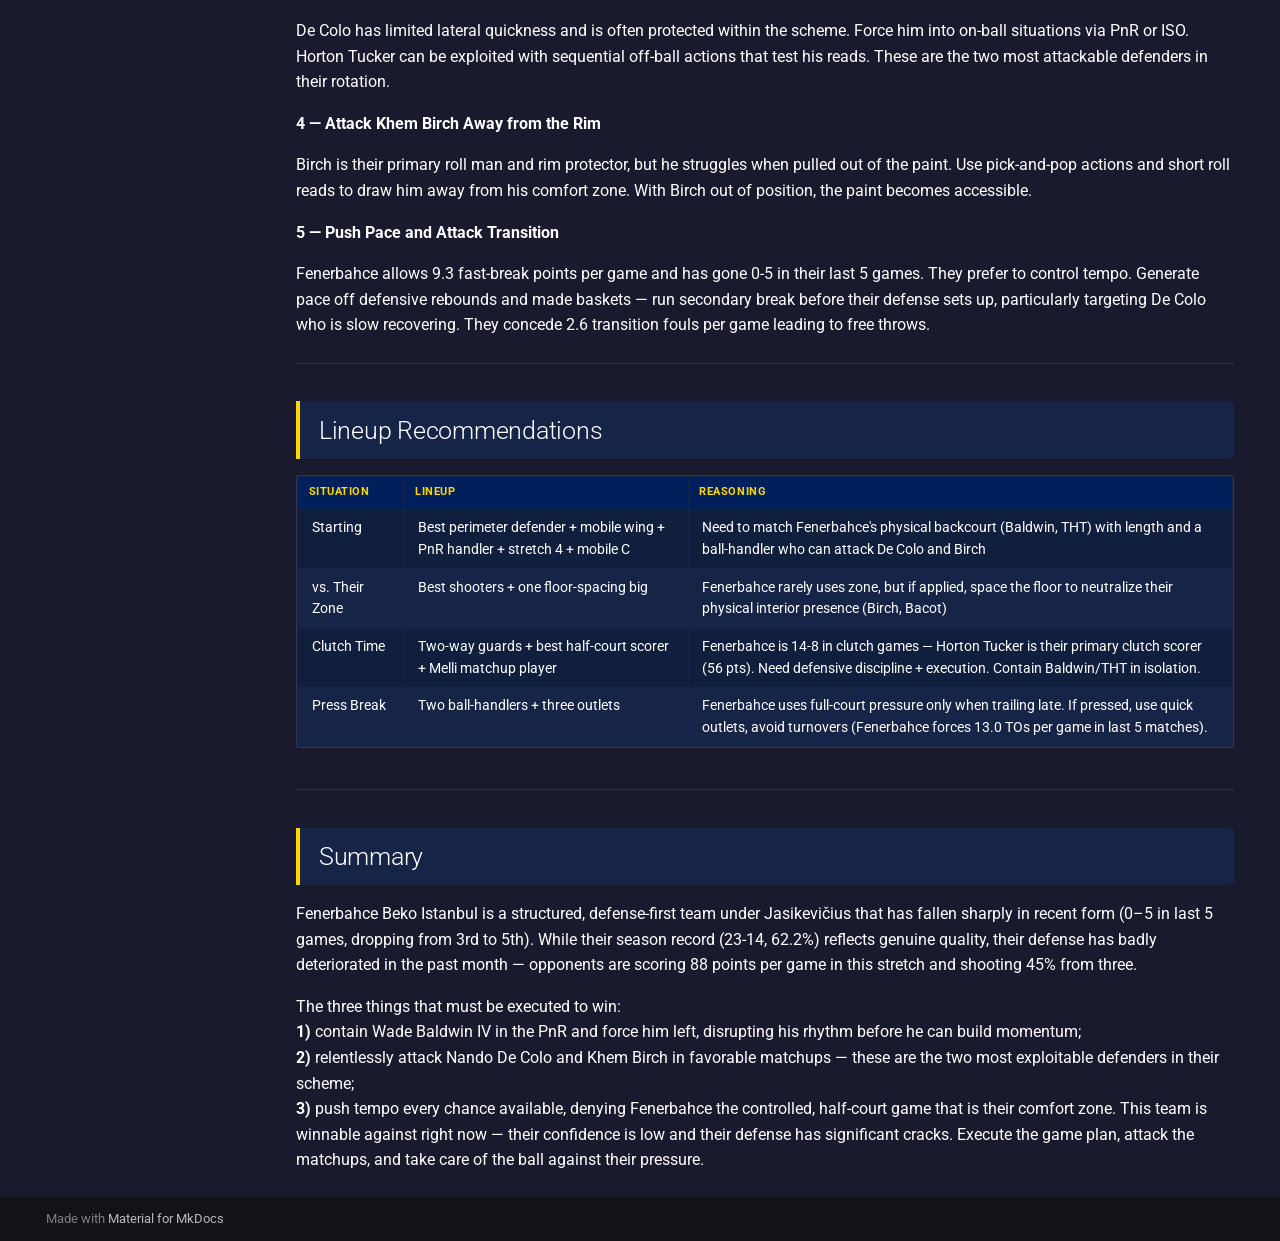
<file: section-g-game-plan/index.html>
<!doctype html>
<html lang="en" class="no-js">
  <head>
    
      <meta charset="utf-8">
      <meta name="viewport" content="width=device-width,initial-scale=1">
      
        <meta name="description" content="EuroLeague 2025-2026 Scouting Report">
      
      
      
      
        <link rel="prev" href="../section-f-special-situations/">
      
      
        <link rel="next" href="../section-h-additional_notes/">
      
      
        
      
      
      <link rel="icon" href="../assets/images/favicon.png">
      <meta name="generator" content="mkdocs-1.6.1, mkdocs-material-9.7.6">
    
    
      
        <title>Recommended Game Plan - Fenerbahce Beko Istanbul — Scouting Report</title>
      
    
    
      <link rel="stylesheet" href="../assets/stylesheets/main.484c7ddc.min.css">
      
        
        <link rel="stylesheet" href="../assets/stylesheets/palette.ab4e12ef.min.css">
      
      


    
    
      
    
    
      
        
        
        <link rel="preconnect" href="https://fonts.gstatic.com" crossorigin>
        <link rel="stylesheet" href="https://fonts.googleapis.com/css?family=Roboto:300,300i,400,400i,700,700i%7CRoboto+Mono:400,400i,700,700i&display=fallback">
        <style>:root{--md-text-font:"Roboto";--md-code-font:"Roboto Mono"}</style>
      
    
    
      <link rel="stylesheet" href="../css/print-site.css">
    
      <link rel="stylesheet" href="../css/print-site-material.css">
    
      <link rel="stylesheet" href="../stylesheets/extra.css">
    
    <script>__md_scope=new URL("..",location),__md_hash=e=>[...e].reduce(((e,_)=>(e<<5)-e+_.charCodeAt(0)),0),__md_get=(e,_=localStorage,t=__md_scope)=>JSON.parse(_.getItem(t.pathname+"."+e)),__md_set=(e,_,t=localStorage,a=__md_scope)=>{try{t.setItem(a.pathname+"."+e,JSON.stringify(_))}catch(e){}}</script>
    
      

    
    
  </head>
  
  
    
    
    
    
    
    <body dir="ltr" data-md-color-scheme="slate" data-md-color-primary="custom" data-md-color-accent="custom">
  
    
    <input class="md-toggle" data-md-toggle="drawer" type="checkbox" id="__drawer" autocomplete="off">
    <input class="md-toggle" data-md-toggle="search" type="checkbox" id="__search" autocomplete="off">
    <label class="md-overlay" for="__drawer"></label>
    <div data-md-component="skip">
      
        
        <a href="#g-recommended-game-plan" class="md-skip">
          Skip to content
        </a>
      
    </div>
    <div data-md-component="announce">
      
    </div>
    
    
      

  

<header class="md-header md-header--shadow" data-md-component="header">
  <nav class="md-header__inner md-grid" aria-label="Header">
    <a href=".." title="Fenerbahce Beko Istanbul — Scouting Report" class="md-header__button md-logo" aria-label="Fenerbahce Beko Istanbul — Scouting Report" data-md-component="logo">
      
  
  <svg xmlns="http://www.w3.org/2000/svg" viewBox="0 0 24 24"><path d="M12 8a3 3 0 0 0 3-3 3 3 0 0 0-3-3 3 3 0 0 0-3 3 3 3 0 0 0 3 3m0 3.54C9.64 9.35 6.5 8 3 8v11c3.5 0 6.64 1.35 9 3.54 2.36-2.19 5.5-3.54 9-3.54V8c-3.5 0-6.64 1.35-9 3.54"/></svg>

    </a>
    <label class="md-header__button md-icon" for="__drawer">
      
      <svg xmlns="http://www.w3.org/2000/svg" viewBox="0 0 24 24"><path d="M3 6h18v2H3zm0 5h18v2H3zm0 5h18v2H3z"/></svg>
    </label>
    <div class="md-header__title" data-md-component="header-title">
      <div class="md-header__ellipsis">
        <div class="md-header__topic">
          <span class="md-ellipsis">
            Fenerbahce Beko Istanbul — Scouting Report
          </span>
        </div>
        <div class="md-header__topic" data-md-component="header-topic">
          <span class="md-ellipsis">
            
              Recommended Game Plan
            
          </span>
        </div>
      </div>
    </div>
    
      
    
    
    
    
      
      
        <label class="md-header__button md-icon" for="__search">
          
          <svg xmlns="http://www.w3.org/2000/svg" viewBox="0 0 24 24"><path d="M9.5 3A6.5 6.5 0 0 1 16 9.5c0 1.61-.59 3.09-1.56 4.23l.27.27h.79l5 5-1.5 1.5-5-5v-.79l-.27-.27A6.52 6.52 0 0 1 9.5 16 6.5 6.5 0 0 1 3 9.5 6.5 6.5 0 0 1 9.5 3m0 2C7 5 5 7 5 9.5S7 14 9.5 14 14 12 14 9.5 12 5 9.5 5"/></svg>
        </label>
        <div class="md-search" data-md-component="search" role="dialog">
  <label class="md-search__overlay" for="__search"></label>
  <div class="md-search__inner" role="search">
    <form class="md-search__form" name="search">
      <input type="text" class="md-search__input" name="query" aria-label="Search" placeholder="Search" autocapitalize="off" autocorrect="off" autocomplete="off" spellcheck="false" data-md-component="search-query" required>
      <label class="md-search__icon md-icon" for="__search">
        
        <svg xmlns="http://www.w3.org/2000/svg" viewBox="0 0 24 24"><path d="M9.5 3A6.5 6.5 0 0 1 16 9.5c0 1.61-.59 3.09-1.56 4.23l.27.27h.79l5 5-1.5 1.5-5-5v-.79l-.27-.27A6.52 6.52 0 0 1 9.5 16 6.5 6.5 0 0 1 3 9.5 6.5 6.5 0 0 1 9.5 3m0 2C7 5 5 7 5 9.5S7 14 9.5 14 14 12 14 9.5 12 5 9.5 5"/></svg>
        
        <svg xmlns="http://www.w3.org/2000/svg" viewBox="0 0 24 24"><path d="M20 11v2H8l5.5 5.5-1.42 1.42L4.16 12l7.92-7.92L13.5 5.5 8 11z"/></svg>
      </label>
      <nav class="md-search__options" aria-label="Search">
        
        <button type="reset" class="md-search__icon md-icon" title="Clear" aria-label="Clear" tabindex="-1">
          
          <svg xmlns="http://www.w3.org/2000/svg" viewBox="0 0 24 24"><path d="M19 6.41 17.59 5 12 10.59 6.41 5 5 6.41 10.59 12 5 17.59 6.41 19 12 13.41 17.59 19 19 17.59 13.41 12z"/></svg>
        </button>
      </nav>
      
    </form>
    <div class="md-search__output">
      <div class="md-search__scrollwrap" tabindex="0" data-md-scrollfix>
        <div class="md-search-result" data-md-component="search-result">
          <div class="md-search-result__meta">
            Initializing search
          </div>
          <ol class="md-search-result__list" role="presentation"></ol>
        </div>
      </div>
    </div>
  </div>
</div>
      
    
    
  </nav>
  
</header>
    
    <div class="md-container" data-md-component="container">
      
      
        
          
        
      
      <main class="md-main" data-md-component="main">
        <div class="md-main__inner md-grid">
          
            
              
              <div class="md-sidebar md-sidebar--primary" data-md-component="sidebar" data-md-type="navigation" >
                <div class="md-sidebar__scrollwrap">
                  <div class="md-sidebar__inner">
                    



  

<nav class="md-nav md-nav--primary md-nav--integrated" aria-label="Navigation" data-md-level="0">
  <label class="md-nav__title" for="__drawer">
    <a href=".." title="Fenerbahce Beko Istanbul — Scouting Report" class="md-nav__button md-logo" aria-label="Fenerbahce Beko Istanbul — Scouting Report" data-md-component="logo">
      
  
  <svg xmlns="http://www.w3.org/2000/svg" viewBox="0 0 24 24"><path d="M12 8a3 3 0 0 0 3-3 3 3 0 0 0-3-3 3 3 0 0 0-3 3 3 3 0 0 0 3 3m0 3.54C9.64 9.35 6.5 8 3 8v11c3.5 0 6.64 1.35 9 3.54 2.36-2.19 5.5-3.54 9-3.54V8c-3.5 0-6.64 1.35-9 3.54"/></svg>

    </a>
    Fenerbahce Beko Istanbul — Scouting Report
  </label>
  
  <ul class="md-nav__list" data-md-scrollfix>
    
      
      
  
  
  
  
    <li class="md-nav__item">
      <a href=".." class="md-nav__link">
        
  
  
  <span class="md-ellipsis">
    
  
    Cover
  

    
  </span>
  
  

      </a>
    </li>
  

    
      
      
  
  
  
  
    <li class="md-nav__item">
      <a href="../section-a-general-information/" class="md-nav__link">
        
  
  
  <span class="md-ellipsis">
    
  
    General Information
  

    
  </span>
  
  

      </a>
    </li>
  

    
      
      
  
  
  
  
    <li class="md-nav__item">
      <a href="../section-b-roster-players/" class="md-nav__link">
        
  
  
  <span class="md-ellipsis">
    
  
    Roster & Player Profiles
  

    
  </span>
  
  

      </a>
    </li>
  

    
      
      
  
  
  
  
    <li class="md-nav__item">
      <a href="../section-c-offensive-analysis/" class="md-nav__link">
        
  
  
  <span class="md-ellipsis">
    
  
    Offensive Analysis
  

    
  </span>
  
  

      </a>
    </li>
  

    
      
      
  
  
  
  
    <li class="md-nav__item">
      <a href="../section-d-defensive-analysis/" class="md-nav__link">
        
  
  
  <span class="md-ellipsis">
    
  
    Defensive Analysis
  

    
  </span>
  
  

      </a>
    </li>
  

    
      
      
  
  
  
  
    <li class="md-nav__item">
      <a href="../section-e-transition-play/" class="md-nav__link">
        
  
  
  <span class="md-ellipsis">
    
  
    Transition Play
  

    
  </span>
  
  

      </a>
    </li>
  

    
      
      
  
  
  
  
    <li class="md-nav__item">
      <a href="../section-f-special-situations/" class="md-nav__link">
        
  
  
  <span class="md-ellipsis">
    
  
    Special Situations / Clutch Time
  

    
  </span>
  
  

      </a>
    </li>
  

    
      
      
  
  
    
  
  
  
    <li class="md-nav__item md-nav__item--active">
      
      <input class="md-nav__toggle md-toggle" type="checkbox" id="__toc">
      
      
        
      
      
        <label class="md-nav__link md-nav__link--active" for="__toc">
          
  
  
  <span class="md-ellipsis">
    
  
    Recommended Game Plan
  

    
  </span>
  
  

          <span class="md-nav__icon md-icon"></span>
        </label>
      
      <a href="./" class="md-nav__link md-nav__link--active">
        
  
  
  <span class="md-ellipsis">
    
  
    Recommended Game Plan
  

    
  </span>
  
  

      </a>
      
        

<nav class="md-nav md-nav--secondary" aria-label="Table of contents">
  
  
  
    
  
  
    <label class="md-nav__title" for="__toc">
      <span class="md-nav__icon md-icon"></span>
      Table of contents
    </label>
    <ul class="md-nav__list" data-md-component="toc" data-md-scrollfix>
      
        <li class="md-nav__item">
  <a href="#defensive-matchup-assignments" class="md-nav__link">
    <span class="md-ellipsis">
      
        Defensive Matchup Assignments
      
    </span>
  </a>
  
</li>
      
        <li class="md-nav__item">
  <a href="#offensive-attack-strategy" class="md-nav__link">
    <span class="md-ellipsis">
      
        Offensive Attack Strategy
      
    </span>
  </a>
  
    <nav class="md-nav" aria-label="Offensive Attack Strategy">
      <ul class="md-nav__list">
        
          <li class="md-nav__item">
  <a href="#priority-matchups-to-attack" class="md-nav__link">
    <span class="md-ellipsis">
      
        Priority Matchups to Attack
      
    </span>
  </a>
  
</li>
        
      </ul>
    </nav>
  
</li>
      
        <li class="md-nav__item">
  <a href="#top-5-emphasis-points" class="md-nav__link">
    <span class="md-ellipsis">
      
        Top 5 Emphasis Points
      
    </span>
  </a>
  
</li>
      
        <li class="md-nav__item">
  <a href="#lineup-recommendations" class="md-nav__link">
    <span class="md-ellipsis">
      
        Lineup Recommendations
      
    </span>
  </a>
  
</li>
      
        <li class="md-nav__item">
  <a href="#summary" class="md-nav__link">
    <span class="md-ellipsis">
      
        Summary
      
    </span>
  </a>
  
</li>
      
    </ul>
  
</nav>
      
    </li>
  

    
      
      
  
  
  
  
    <li class="md-nav__item">
      <a href="../section-h-additional_notes/" class="md-nav__link">
        
  
  
  <span class="md-ellipsis">
    
  
    Additional notes
  

    
  </span>
  
  

      </a>
    </li>
  

    
      
      
  
  
  
  
    <li class="md-nav__item">
      <a href="../appendix-box-scores/" class="md-nav__link">
        
  
  
  <span class="md-ellipsis">
    
  
    Appendix — Detailed Box Scores
  

    
  </span>
  
  

      </a>
    </li>
  

    
  </ul>
</nav>
                  </div>
                </div>
              </div>
            
            
          
          
            <div class="md-content" data-md-component="content">
              
              <article class="md-content__inner md-typeset">
                
                  



<h1 id="g-recommended-game-plan"><span class="section-badge">G</span> Recommended Game Plan</h1>
<h2 id="defensive-matchup-assignments">Defensive Matchup Assignments</h2>
<table>
<thead>
<tr>
<th>Our Player</th>
<th>Their Player</th>
<th>#</th>
<th>Notes</th>
</tr>
</thead>
<tbody>
<tr>
<td><em>Our best perimeter defender</em></td>
<td><strong>Wade Baldwin IV</strong></td>
<td>2</td>
<td>Shade him left (weak hand). Mix PnR coverages — Hedge/Show primary. Contain pull-up, don't go fully under. He drives right aggressively and thrives on momentum.</td>
</tr>
<tr>
<td><em>Our physical wing</em></td>
<td><strong>Talen Horton Tucker</strong></td>
<td>8</td>
<td>Force right at all costs — he is left-hand dominant. Gap him slightly to discourage drives to the rim. Show help early.</td>
</tr>
<tr>
<td><em>Our quickest wing</em></td>
<td><strong>Tarik Biberovic</strong></td>
<td>13</td>
<td>Top-lock or chase over screens. Be physical to disrupt timing. Force him off the catch — he has a quick trigger from corners/wings.</td>
</tr>
<tr>
<td><em>Our wing defender</em></td>
<td><strong>Devon Hall</strong></td>
<td>20</td>
<td>No help given off him — he is a high-IQ shooter. Close out under control; he attacks long closeouts straight-line. Force creation off the dribble.</td>
</tr>
<tr>
<td><em>Our mobile big</em></td>
<td><strong>Nicolo Melli</strong></td>
<td>4</td>
<td>Close out short and controlled (pick-and-pop threat, 41.7% from 3). Deny easy passing angles — he is the offensive connector from the high post. Attack him in space with speed.</td>
</tr>
</tbody>
</table>
<hr />
<h2 id="offensive-attack-strategy">Offensive Attack Strategy</h2>
<p>Target Fenerbahce's defensive weaknesses: their last-5-game defensive stats show significant drop-off — opponents are shooting 49.8% FG and 45.0% from three over the last 5 games (vs. season averages of 44.2% FG and 32.7% 3P%). <br />
Their transition defense also allows <strong>9.3 fast-break points per game</strong>. The primary targets on offense are <strong>Nando De Colo</strong> (limited lateral quickness), <strong>Khem Birch</strong> (struggles in space away from the rim), and <strong>Talen Horton Tucker</strong> (inconsistent defensive discipline). <br />
Push pace early — Fenerbahce prefers a controlled, medium tempo and is more vulnerable when forced to defend in transition.</p>
<h3 id="priority-matchups-to-attack">Priority Matchups to Attack</h3>
<table>
<thead>
<tr>
<th>Priority</th>
<th>Their Player</th>
<th>Method</th>
</tr>
</thead>
<tbody>
<tr>
<td>1</td>
<td><strong>Nando De Colo</strong> (#12)</td>
<td>Isolate in PnR, force switches onto him, attack downhill — limited lateral quickness is exploitable</td>
</tr>
<tr>
<td>2</td>
<td><strong>Khem Birch</strong> (#92)</td>
<td>Pick-and-pop / short roll reads — pull him away from the rim and exploit his inability to defend in space</td>
</tr>
<tr>
<td>3</td>
<td><strong>Talen Horton Tucker</strong> (#8)</td>
<td>Run multiple actions at him off-ball — test his awareness and force him into consecutive defensive reads</td>
</tr>
</tbody>
</table>
<hr />
<h2 id="top-5-emphasis-points">Top 5 Emphasis Points</h2>
<p><strong>1 — Contain Wade Baldwin IV in Pick &amp; Roll</strong></p>
<p>Baldwin is the offensive engine (14.4 PPG, 5.5 APG). He prefers right-side PnR with Birch rolling to the rim. Use Hedge/Show coverages to disrupt his rhythm. Force him left, shade his driving lane, and mix coverages to keep him off balance. He is a streaky shooter (27.7% 3P%) — do not go fully under screens but be disciplined, not reckless.</p>
<p><strong>2 — Close Out Hard on Biberovic, Never Relax</strong></p>
<p>Biberovic is their most efficient 3-point shooter (39.2% on 5 attempts per game; 60% 3P% in the last 5 games). He relocates well off screens and has a quick trigger. Top-lock him on the weak side, be physical on any screen action, and force him to dribble rather than shoot.</p>
<p><strong>3 — Exploit De Colo and Horton Tucker Defensively</strong></p>
<p>De Colo has limited lateral quickness and is often protected within the scheme. Force him into on-ball situations via PnR or ISO. Horton Tucker can be exploited with sequential off-ball actions that test his reads. These are the two most attackable defenders in their rotation.</p>
<p><strong>4 — Attack Khem Birch Away from the Rim</strong></p>
<p>Birch is their primary roll man and rim protector, but he struggles when pulled out of the paint. Use pick-and-pop actions and short roll reads to draw him away from his comfort zone. With Birch out of position, the paint becomes accessible.</p>
<p><strong>5 — Push Pace and Attack Transition</strong></p>
<p>Fenerbahce allows 9.3 fast-break points per game and has gone 0-5 in their last 5 games. They prefer to control tempo. Generate pace off defensive rebounds and made baskets — run secondary break before their defense sets up, particularly targeting De Colo who is slow recovering. They concede 2.6 transition fouls per game leading to free throws.</p>
<hr />
<h2 id="lineup-recommendations">Lineup Recommendations</h2>
<table>
<thead>
<tr>
<th>Situation</th>
<th>Lineup</th>
<th>Reasoning</th>
</tr>
</thead>
<tbody>
<tr>
<td>Starting</td>
<td>Best perimeter defender + mobile wing + PnR handler + stretch 4 + mobile C</td>
<td>Need to match Fenerbahce's physical backcourt (Baldwin, THT) with length and a ball-handler who can attack De Colo and Birch</td>
</tr>
<tr>
<td>vs. Their Zone</td>
<td>Best shooters + one floor-spacing big</td>
<td>Fenerbahce rarely uses zone, but if applied, space the floor to neutralize their physical interior presence (Birch, Bacot)</td>
</tr>
<tr>
<td>Clutch Time</td>
<td>Two-way guards + best half-court scorer + Melli matchup player</td>
<td>Fenerbahce is 14-8 in clutch games — Horton Tucker is their primary clutch scorer (56 pts). Need defensive discipline + execution. Contain Baldwin/THT in isolation.</td>
</tr>
<tr>
<td>Press Break</td>
<td>Two ball-handlers + three outlets</td>
<td>Fenerbahce uses full-court pressure only when trailing late. If pressed, use quick outlets, avoid turnovers (Fenerbahce forces 13.0 TOs per game in last 5 matches).</td>
</tr>
</tbody>
</table>
<hr />
<h2 id="summary">Summary</h2>
<p>Fenerbahce Beko Istanbul is a structured, defense-first team under Jasikevičius that has fallen sharply in recent form (0–5 in last 5 games, dropping from 3rd to 5th). While their season record (23-14, 62.2%) reflects genuine quality,
their defense has badly deteriorated in the past month — opponents are scoring 88 points per game in this stretch and shooting 45% from three.  </p>
<p>The three things that must be executed to win:  <br />
<strong>1)</strong> contain Wade Baldwin IV in the PnR and force him left, disrupting his rhythm before he can build momentum;  <br />
<strong>2)</strong> relentlessly attack Nando De Colo and Khem Birch in favorable matchups — these are the two most exploitable defenders in their scheme;<br />
<strong>3)</strong> push tempo every chance available, denying Fenerbahce the controlled, half-court game that is their comfort zone. This team is winnable against right now — their confidence is low and their defense has significant cracks.
Execute the game plan, attack the matchups, and take care of the ball against their pressure.  </p>












                
              </article>
            </div>
          
          
<script>var target=document.getElementById(location.hash.slice(1));target&&target.name&&(target.checked=target.name.startsWith("__tabbed_"))</script>
        </div>
        
          <button type="button" class="md-top md-icon" data-md-component="top" hidden>
  
  <svg xmlns="http://www.w3.org/2000/svg" viewBox="0 0 24 24"><path d="M13 20h-2V8l-5.5 5.5-1.42-1.42L12 4.16l7.92 7.92-1.42 1.42L13 8z"/></svg>
  Back to top
</button>
        
      </main>
      
        <footer class="md-footer">
  
  <div class="md-footer-meta md-typeset">
    <div class="md-footer-meta__inner md-grid">
      <div class="md-copyright">
  
  
    Made with
    <a href="https://squidfunk.github.io/mkdocs-material/" target="_blank" rel="noopener">
      Material for MkDocs
    </a>
  
</div>
      
    </div>
  </div>
</footer>
      
    </div>
    <div class="md-dialog" data-md-component="dialog">
      <div class="md-dialog__inner md-typeset"></div>
    </div>
    
    
    
      
      
      <script id="__config" type="application/json">{"annotate": null, "base": "..", "features": ["navigation.sections", "navigation.expand", "navigation.top", "toc.integrate"], "search": "../assets/javascripts/workers/search.2c215733.min.js", "tags": null, "translations": {"clipboard.copied": "Copied to clipboard", "clipboard.copy": "Copy to clipboard", "search.result.more.one": "1 more on this page", "search.result.more.other": "# more on this page", "search.result.none": "No matching documents", "search.result.one": "1 matching document", "search.result.other": "# matching documents", "search.result.placeholder": "Type to start searching", "search.result.term.missing": "Missing", "select.version": "Select version"}, "version": null}</script>
    
    
      <script src="../assets/javascripts/bundle.79ae519e.min.js"></script>
      
        <script src="../js/print-site.js"></script>
      
    
  </body>
</html>
</file>
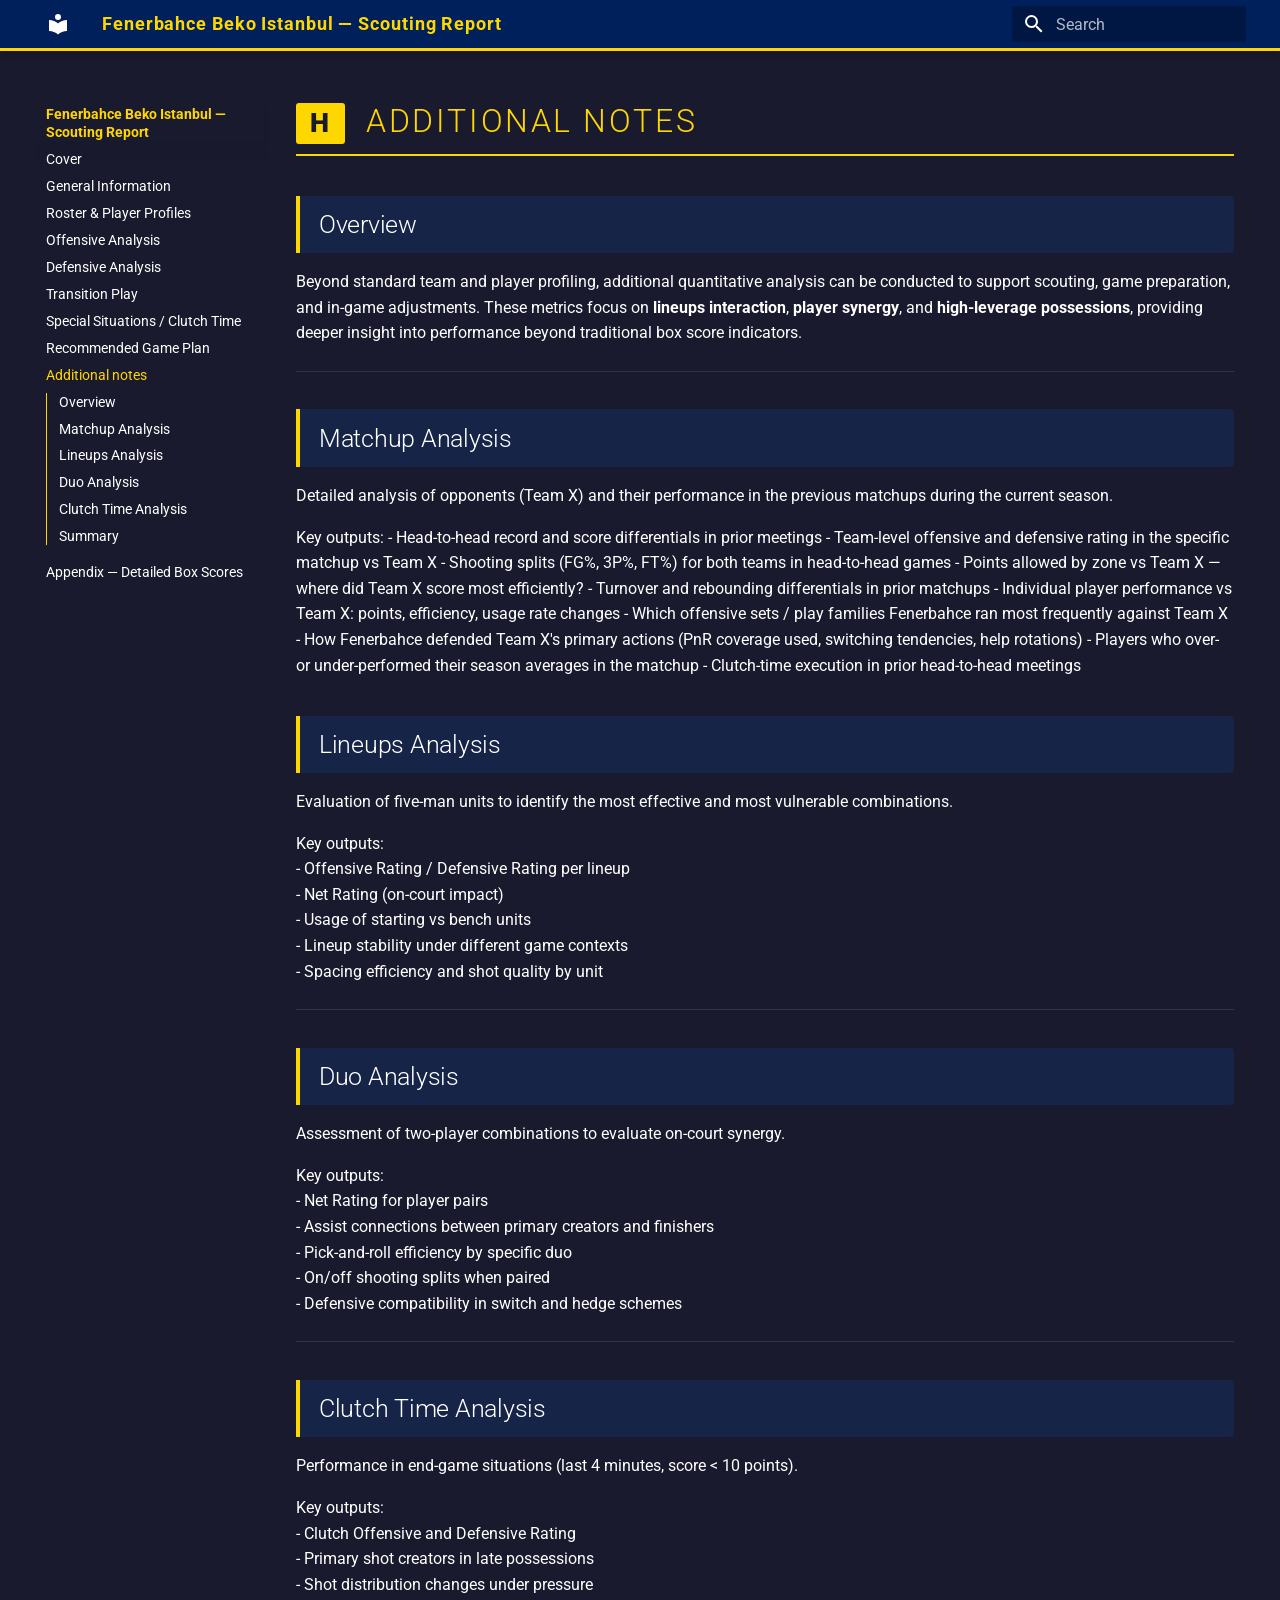
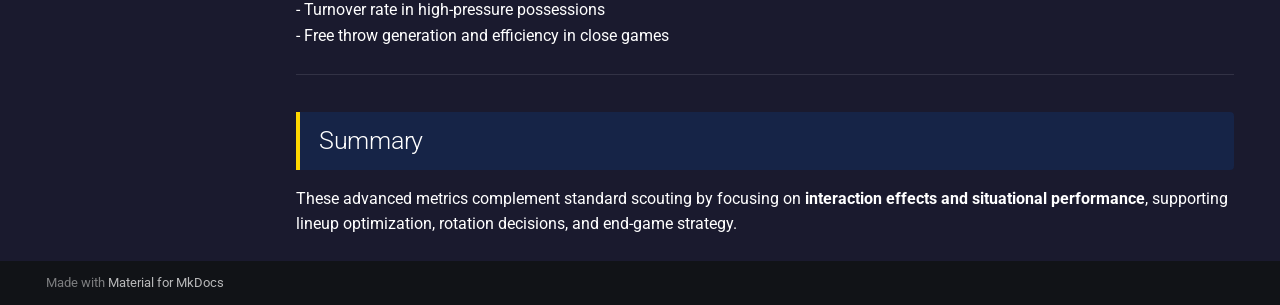
<file: section-h-additional_notes/index.html>
<!doctype html>
<html lang="en" class="no-js">
  <head>
    
      <meta charset="utf-8">
      <meta name="viewport" content="width=device-width,initial-scale=1">
      
        <meta name="description" content="EuroLeague 2025-2026 Scouting Report">
      
      
      
      
        <link rel="prev" href="../section-g-game-plan/">
      
      
        <link rel="next" href="../appendix-box-scores/">
      
      
        
      
      
      <link rel="icon" href="../assets/images/favicon.png">
      <meta name="generator" content="mkdocs-1.6.1, mkdocs-material-9.7.6">
    
    
      
        <title>Additional notes - Fenerbahce Beko Istanbul — Scouting Report</title>
      
    
    
      <link rel="stylesheet" href="../assets/stylesheets/main.484c7ddc.min.css">
      
        
        <link rel="stylesheet" href="../assets/stylesheets/palette.ab4e12ef.min.css">
      
      


    
    
      
    
    
      
        
        
        <link rel="preconnect" href="https://fonts.gstatic.com" crossorigin>
        <link rel="stylesheet" href="https://fonts.googleapis.com/css?family=Roboto:300,300i,400,400i,700,700i%7CRoboto+Mono:400,400i,700,700i&display=fallback">
        <style>:root{--md-text-font:"Roboto";--md-code-font:"Roboto Mono"}</style>
      
    
    
      <link rel="stylesheet" href="../css/print-site.css">
    
      <link rel="stylesheet" href="../css/print-site-material.css">
    
      <link rel="stylesheet" href="../stylesheets/extra.css">
    
    <script>__md_scope=new URL("..",location),__md_hash=e=>[...e].reduce(((e,_)=>(e<<5)-e+_.charCodeAt(0)),0),__md_get=(e,_=localStorage,t=__md_scope)=>JSON.parse(_.getItem(t.pathname+"."+e)),__md_set=(e,_,t=localStorage,a=__md_scope)=>{try{t.setItem(a.pathname+"."+e,JSON.stringify(_))}catch(e){}}</script>
    
      

    
    
  </head>
  
  
    
    
    
    
    
    <body dir="ltr" data-md-color-scheme="slate" data-md-color-primary="custom" data-md-color-accent="custom">
  
    
    <input class="md-toggle" data-md-toggle="drawer" type="checkbox" id="__drawer" autocomplete="off">
    <input class="md-toggle" data-md-toggle="search" type="checkbox" id="__search" autocomplete="off">
    <label class="md-overlay" for="__drawer"></label>
    <div data-md-component="skip">
      
        
        <a href="#h-additional-notes" class="md-skip">
          Skip to content
        </a>
      
    </div>
    <div data-md-component="announce">
      
    </div>
    
    
      

  

<header class="md-header md-header--shadow" data-md-component="header">
  <nav class="md-header__inner md-grid" aria-label="Header">
    <a href=".." title="Fenerbahce Beko Istanbul — Scouting Report" class="md-header__button md-logo" aria-label="Fenerbahce Beko Istanbul — Scouting Report" data-md-component="logo">
      
  
  <svg xmlns="http://www.w3.org/2000/svg" viewBox="0 0 24 24"><path d="M12 8a3 3 0 0 0 3-3 3 3 0 0 0-3-3 3 3 0 0 0-3 3 3 3 0 0 0 3 3m0 3.54C9.64 9.35 6.5 8 3 8v11c3.5 0 6.64 1.35 9 3.54 2.36-2.19 5.5-3.54 9-3.54V8c-3.5 0-6.64 1.35-9 3.54"/></svg>

    </a>
    <label class="md-header__button md-icon" for="__drawer">
      
      <svg xmlns="http://www.w3.org/2000/svg" viewBox="0 0 24 24"><path d="M3 6h18v2H3zm0 5h18v2H3zm0 5h18v2H3z"/></svg>
    </label>
    <div class="md-header__title" data-md-component="header-title">
      <div class="md-header__ellipsis">
        <div class="md-header__topic">
          <span class="md-ellipsis">
            Fenerbahce Beko Istanbul — Scouting Report
          </span>
        </div>
        <div class="md-header__topic" data-md-component="header-topic">
          <span class="md-ellipsis">
            
              Additional notes
            
          </span>
        </div>
      </div>
    </div>
    
      
    
    
    
    
      
      
        <label class="md-header__button md-icon" for="__search">
          
          <svg xmlns="http://www.w3.org/2000/svg" viewBox="0 0 24 24"><path d="M9.5 3A6.5 6.5 0 0 1 16 9.5c0 1.61-.59 3.09-1.56 4.23l.27.27h.79l5 5-1.5 1.5-5-5v-.79l-.27-.27A6.52 6.52 0 0 1 9.5 16 6.5 6.5 0 0 1 3 9.5 6.5 6.5 0 0 1 9.5 3m0 2C7 5 5 7 5 9.5S7 14 9.5 14 14 12 14 9.5 12 5 9.5 5"/></svg>
        </label>
        <div class="md-search" data-md-component="search" role="dialog">
  <label class="md-search__overlay" for="__search"></label>
  <div class="md-search__inner" role="search">
    <form class="md-search__form" name="search">
      <input type="text" class="md-search__input" name="query" aria-label="Search" placeholder="Search" autocapitalize="off" autocorrect="off" autocomplete="off" spellcheck="false" data-md-component="search-query" required>
      <label class="md-search__icon md-icon" for="__search">
        
        <svg xmlns="http://www.w3.org/2000/svg" viewBox="0 0 24 24"><path d="M9.5 3A6.5 6.5 0 0 1 16 9.5c0 1.61-.59 3.09-1.56 4.23l.27.27h.79l5 5-1.5 1.5-5-5v-.79l-.27-.27A6.52 6.52 0 0 1 9.5 16 6.5 6.5 0 0 1 3 9.5 6.5 6.5 0 0 1 9.5 3m0 2C7 5 5 7 5 9.5S7 14 9.5 14 14 12 14 9.5 12 5 9.5 5"/></svg>
        
        <svg xmlns="http://www.w3.org/2000/svg" viewBox="0 0 24 24"><path d="M20 11v2H8l5.5 5.5-1.42 1.42L4.16 12l7.92-7.92L13.5 5.5 8 11z"/></svg>
      </label>
      <nav class="md-search__options" aria-label="Search">
        
        <button type="reset" class="md-search__icon md-icon" title="Clear" aria-label="Clear" tabindex="-1">
          
          <svg xmlns="http://www.w3.org/2000/svg" viewBox="0 0 24 24"><path d="M19 6.41 17.59 5 12 10.59 6.41 5 5 6.41 10.59 12 5 17.59 6.41 19 12 13.41 17.59 19 19 17.59 13.41 12z"/></svg>
        </button>
      </nav>
      
    </form>
    <div class="md-search__output">
      <div class="md-search__scrollwrap" tabindex="0" data-md-scrollfix>
        <div class="md-search-result" data-md-component="search-result">
          <div class="md-search-result__meta">
            Initializing search
          </div>
          <ol class="md-search-result__list" role="presentation"></ol>
        </div>
      </div>
    </div>
  </div>
</div>
      
    
    
  </nav>
  
</header>
    
    <div class="md-container" data-md-component="container">
      
      
        
          
        
      
      <main class="md-main" data-md-component="main">
        <div class="md-main__inner md-grid">
          
            
              
              <div class="md-sidebar md-sidebar--primary" data-md-component="sidebar" data-md-type="navigation" >
                <div class="md-sidebar__scrollwrap">
                  <div class="md-sidebar__inner">
                    



  

<nav class="md-nav md-nav--primary md-nav--integrated" aria-label="Navigation" data-md-level="0">
  <label class="md-nav__title" for="__drawer">
    <a href=".." title="Fenerbahce Beko Istanbul — Scouting Report" class="md-nav__button md-logo" aria-label="Fenerbahce Beko Istanbul — Scouting Report" data-md-component="logo">
      
  
  <svg xmlns="http://www.w3.org/2000/svg" viewBox="0 0 24 24"><path d="M12 8a3 3 0 0 0 3-3 3 3 0 0 0-3-3 3 3 0 0 0-3 3 3 3 0 0 0 3 3m0 3.54C9.64 9.35 6.5 8 3 8v11c3.5 0 6.64 1.35 9 3.54 2.36-2.19 5.5-3.54 9-3.54V8c-3.5 0-6.64 1.35-9 3.54"/></svg>

    </a>
    Fenerbahce Beko Istanbul — Scouting Report
  </label>
  
  <ul class="md-nav__list" data-md-scrollfix>
    
      
      
  
  
  
  
    <li class="md-nav__item">
      <a href=".." class="md-nav__link">
        
  
  
  <span class="md-ellipsis">
    
  
    Cover
  

    
  </span>
  
  

      </a>
    </li>
  

    
      
      
  
  
  
  
    <li class="md-nav__item">
      <a href="../section-a-general-information/" class="md-nav__link">
        
  
  
  <span class="md-ellipsis">
    
  
    General Information
  

    
  </span>
  
  

      </a>
    </li>
  

    
      
      
  
  
  
  
    <li class="md-nav__item">
      <a href="../section-b-roster-players/" class="md-nav__link">
        
  
  
  <span class="md-ellipsis">
    
  
    Roster & Player Profiles
  

    
  </span>
  
  

      </a>
    </li>
  

    
      
      
  
  
  
  
    <li class="md-nav__item">
      <a href="../section-c-offensive-analysis/" class="md-nav__link">
        
  
  
  <span class="md-ellipsis">
    
  
    Offensive Analysis
  

    
  </span>
  
  

      </a>
    </li>
  

    
      
      
  
  
  
  
    <li class="md-nav__item">
      <a href="../section-d-defensive-analysis/" class="md-nav__link">
        
  
  
  <span class="md-ellipsis">
    
  
    Defensive Analysis
  

    
  </span>
  
  

      </a>
    </li>
  

    
      
      
  
  
  
  
    <li class="md-nav__item">
      <a href="../section-e-transition-play/" class="md-nav__link">
        
  
  
  <span class="md-ellipsis">
    
  
    Transition Play
  

    
  </span>
  
  

      </a>
    </li>
  

    
      
      
  
  
  
  
    <li class="md-nav__item">
      <a href="../section-f-special-situations/" class="md-nav__link">
        
  
  
  <span class="md-ellipsis">
    
  
    Special Situations / Clutch Time
  

    
  </span>
  
  

      </a>
    </li>
  

    
      
      
  
  
  
  
    <li class="md-nav__item">
      <a href="../section-g-game-plan/" class="md-nav__link">
        
  
  
  <span class="md-ellipsis">
    
  
    Recommended Game Plan
  

    
  </span>
  
  

      </a>
    </li>
  

    
      
      
  
  
    
  
  
  
    <li class="md-nav__item md-nav__item--active">
      
      <input class="md-nav__toggle md-toggle" type="checkbox" id="__toc">
      
      
        
      
      
        <label class="md-nav__link md-nav__link--active" for="__toc">
          
  
  
  <span class="md-ellipsis">
    
  
    Additional notes
  

    
  </span>
  
  

          <span class="md-nav__icon md-icon"></span>
        </label>
      
      <a href="./" class="md-nav__link md-nav__link--active">
        
  
  
  <span class="md-ellipsis">
    
  
    Additional notes
  

    
  </span>
  
  

      </a>
      
        

<nav class="md-nav md-nav--secondary" aria-label="Table of contents">
  
  
  
    
  
  
    <label class="md-nav__title" for="__toc">
      <span class="md-nav__icon md-icon"></span>
      Table of contents
    </label>
    <ul class="md-nav__list" data-md-component="toc" data-md-scrollfix>
      
        <li class="md-nav__item">
  <a href="#overview" class="md-nav__link">
    <span class="md-ellipsis">
      
        Overview
      
    </span>
  </a>
  
</li>
      
        <li class="md-nav__item">
  <a href="#matchup-analysis" class="md-nav__link">
    <span class="md-ellipsis">
      
        Matchup Analysis
      
    </span>
  </a>
  
</li>
      
        <li class="md-nav__item">
  <a href="#lineups-analysis" class="md-nav__link">
    <span class="md-ellipsis">
      
        Lineups Analysis
      
    </span>
  </a>
  
</li>
      
        <li class="md-nav__item">
  <a href="#duo-analysis" class="md-nav__link">
    <span class="md-ellipsis">
      
        Duo Analysis
      
    </span>
  </a>
  
</li>
      
        <li class="md-nav__item">
  <a href="#clutch-time-analysis" class="md-nav__link">
    <span class="md-ellipsis">
      
        Clutch Time Analysis
      
    </span>
  </a>
  
</li>
      
        <li class="md-nav__item">
  <a href="#summary" class="md-nav__link">
    <span class="md-ellipsis">
      
        Summary
      
    </span>
  </a>
  
</li>
      
    </ul>
  
</nav>
      
    </li>
  

    
      
      
  
  
  
  
    <li class="md-nav__item">
      <a href="../appendix-box-scores/" class="md-nav__link">
        
  
  
  <span class="md-ellipsis">
    
  
    Appendix — Detailed Box Scores
  

    
  </span>
  
  

      </a>
    </li>
  

    
  </ul>
</nav>
                  </div>
                </div>
              </div>
            
            
          
          
            <div class="md-content" data-md-component="content">
              
              <article class="md-content__inner md-typeset">
                
                  



<h1 id="h-additional-notes"><span class="section-badge">H</span> Additional Notes</h1>
<h2 id="overview">Overview</h2>
<p>Beyond standard team and player profiling, additional quantitative analysis can be conducted to support scouting, game preparation, and in-game adjustments. These metrics focus on <strong>lineups interaction</strong>, <strong>player synergy</strong>, and <strong>high-leverage possessions</strong>, providing deeper insight into performance beyond traditional box score indicators.</p>
<hr />
<h2 id="matchup-analysis">Matchup Analysis</h2>
<p>Detailed analysis of opponents (Team X) and their performance in the previous matchups during the current season.</p>
<p>Key outputs:
- Head-to-head record and score differentials in prior meetings
- Team-level offensive and defensive rating in the specific matchup vs Team X
- Shooting splits (FG%, 3P%, FT%) for both teams in head-to-head games
- Points allowed by zone vs Team X — where did Team X score most efficiently?
- Turnover and rebounding differentials in prior matchups
- Individual player performance vs Team X: points, efficiency, usage rate changes
- Which offensive sets / play families Fenerbahce ran most frequently against Team X
- How Fenerbahce defended Team X's primary actions (PnR coverage used, switching tendencies, help rotations)
- Players who over- or under-performed their season averages in the matchup
- Clutch-time execution in prior head-to-head meetings</p>
<h2 id="lineups-analysis">Lineups Analysis</h2>
<p>Evaluation of five-man units to identify the most effective and most vulnerable combinations.</p>
<p>Key outputs:<br />
- Offensive Rating / Defensive Rating per lineup<br />
- Net Rating (on-court impact)<br />
- Usage of starting vs bench units<br />
- Lineup stability under different game contexts<br />
- Spacing efficiency and shot quality by unit  </p>
<hr />
<h2 id="duo-analysis">Duo Analysis</h2>
<p>Assessment of two-player combinations to evaluate on-court synergy.</p>
<p>Key outputs:<br />
- Net Rating for player pairs<br />
- Assist connections between primary creators and finishers<br />
- Pick-and-roll efficiency by specific duo<br />
- On/off shooting splits when paired<br />
- Defensive compatibility in switch and hedge schemes  </p>
<hr />
<h2 id="clutch-time-analysis">Clutch Time Analysis</h2>
<p>Performance in end-game situations (last 4 minutes, score &lt; 10 points).</p>
<p>Key outputs:<br />
- Clutch Offensive and Defensive Rating<br />
- Primary shot creators in late possessions<br />
- Shot distribution changes under pressure<br />
- Turnover rate in high-pressure possessions<br />
- Free throw generation and efficiency in close games  </p>
<hr />
<h2 id="summary">Summary</h2>
<p>These advanced metrics complement standard scouting by focusing on <strong>interaction effects and situational performance</strong>, supporting lineup optimization, rotation decisions, and end-game strategy.</p>












                
              </article>
            </div>
          
          
<script>var target=document.getElementById(location.hash.slice(1));target&&target.name&&(target.checked=target.name.startsWith("__tabbed_"))</script>
        </div>
        
          <button type="button" class="md-top md-icon" data-md-component="top" hidden>
  
  <svg xmlns="http://www.w3.org/2000/svg" viewBox="0 0 24 24"><path d="M13 20h-2V8l-5.5 5.5-1.42-1.42L12 4.16l7.92 7.92-1.42 1.42L13 8z"/></svg>
  Back to top
</button>
        
      </main>
      
        <footer class="md-footer">
  
  <div class="md-footer-meta md-typeset">
    <div class="md-footer-meta__inner md-grid">
      <div class="md-copyright">
  
  
    Made with
    <a href="https://squidfunk.github.io/mkdocs-material/" target="_blank" rel="noopener">
      Material for MkDocs
    </a>
  
</div>
      
    </div>
  </div>
</footer>
      
    </div>
    <div class="md-dialog" data-md-component="dialog">
      <div class="md-dialog__inner md-typeset"></div>
    </div>
    
    
    
      
      
      <script id="__config" type="application/json">{"annotate": null, "base": "..", "features": ["navigation.sections", "navigation.expand", "navigation.top", "toc.integrate"], "search": "../assets/javascripts/workers/search.2c215733.min.js", "tags": null, "translations": {"clipboard.copied": "Copied to clipboard", "clipboard.copy": "Copy to clipboard", "search.result.more.one": "1 more on this page", "search.result.more.other": "# more on this page", "search.result.none": "No matching documents", "search.result.one": "1 matching document", "search.result.other": "# matching documents", "search.result.placeholder": "Type to start searching", "search.result.term.missing": "Missing", "select.version": "Select version"}, "version": null}</script>
    
    
      <script src="../assets/javascripts/bundle.79ae519e.min.js"></script>
      
        <script src="../js/print-site.js"></script>
      
    
  </body>
</html>
</file>
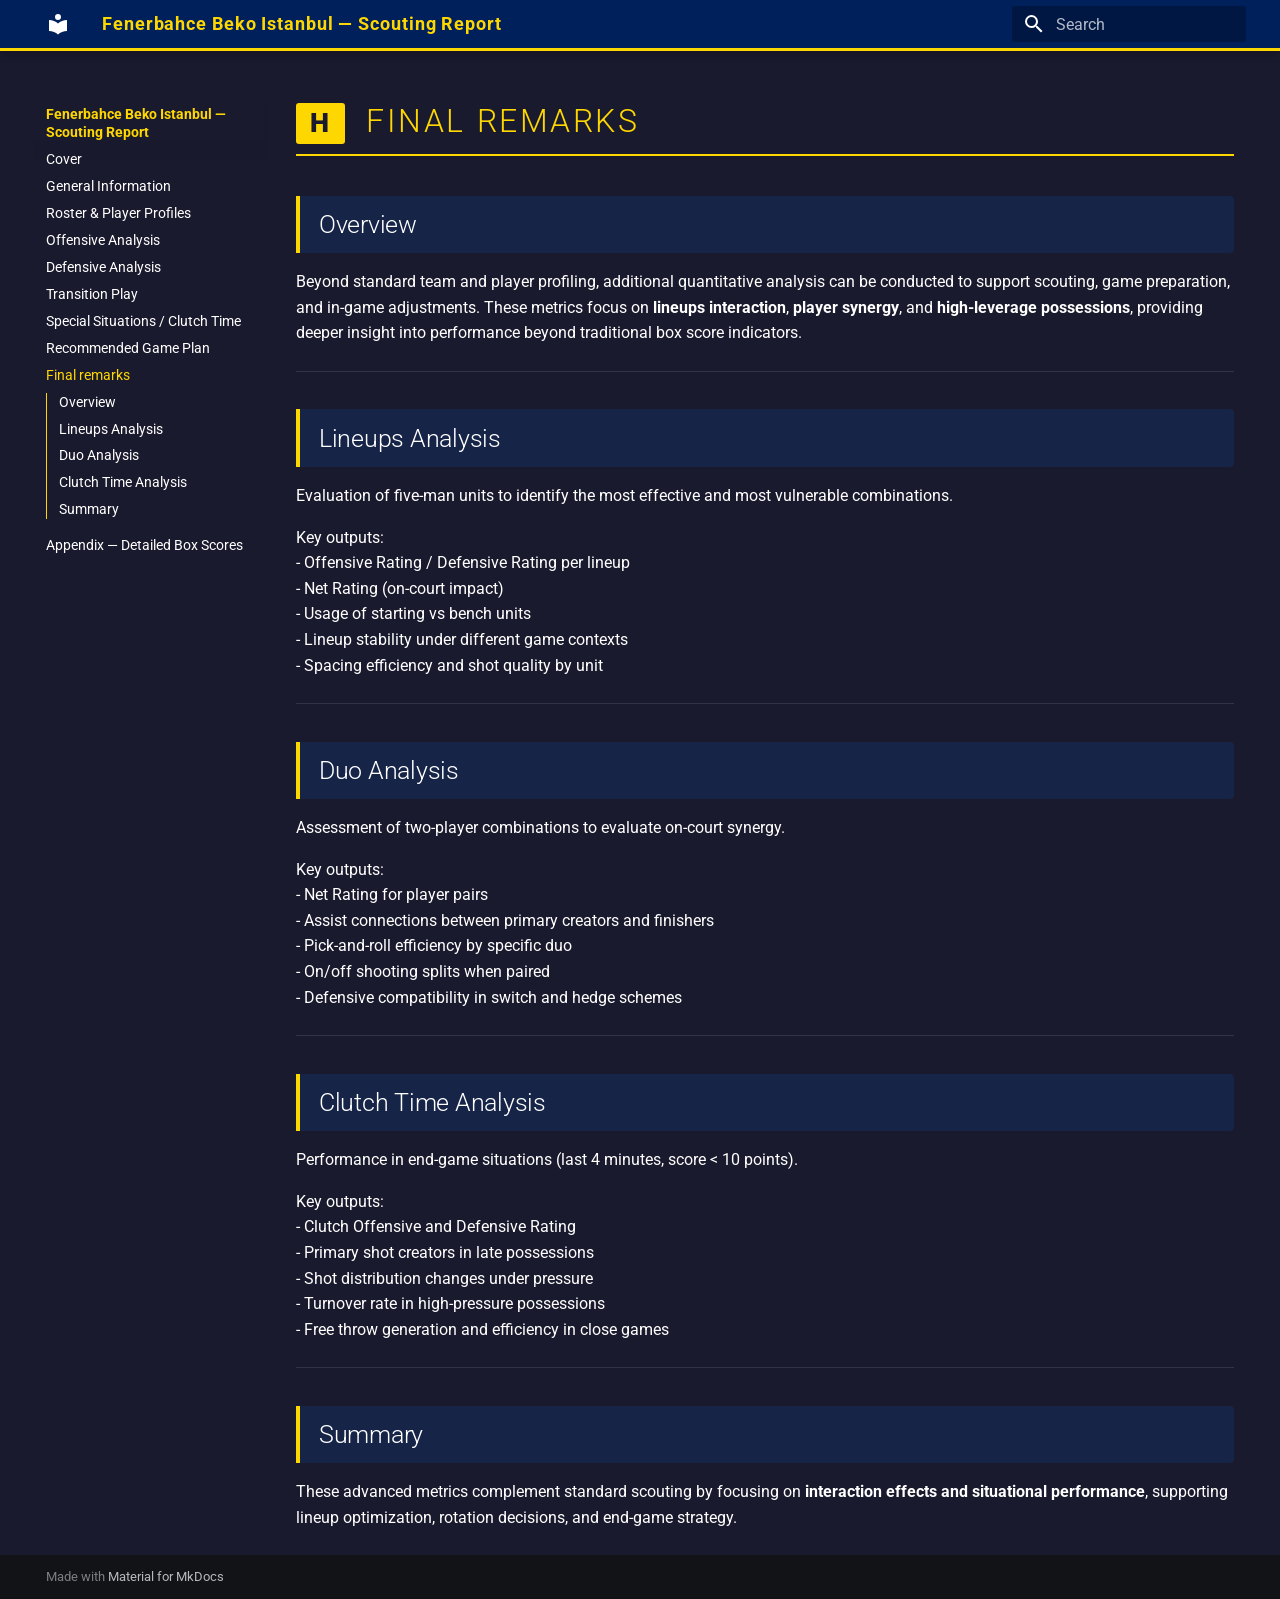
<file: section-h-final_remarks/index.html>
<!doctype html>
<html lang="en" class="no-js">
  <head>
    
      <meta charset="utf-8">
      <meta name="viewport" content="width=device-width,initial-scale=1">
      
        <meta name="description" content="EuroLeague 2025-2026 Scouting Report">
      
      
      
      
        <link rel="prev" href="../section-g-game-plan/">
      
      
        <link rel="next" href="../appendix-box-scores/">
      
      
        
      
      
      <link rel="icon" href="../assets/images/favicon.png">
      <meta name="generator" content="mkdocs-1.6.1, mkdocs-material-9.7.6">
    
    
      
        <title>Final remarks - Fenerbahce Beko Istanbul — Scouting Report</title>
      
    
    
      <link rel="stylesheet" href="../assets/stylesheets/main.484c7ddc.min.css">
      
        
        <link rel="stylesheet" href="../assets/stylesheets/palette.ab4e12ef.min.css">
      
      


    
    
      
    
    
      
        
        
        <link rel="preconnect" href="https://fonts.gstatic.com" crossorigin>
        <link rel="stylesheet" href="https://fonts.googleapis.com/css?family=Roboto:300,300i,400,400i,700,700i%7CRoboto+Mono:400,400i,700,700i&display=fallback">
        <style>:root{--md-text-font:"Roboto";--md-code-font:"Roboto Mono"}</style>
      
    
    
      <link rel="stylesheet" href="../stylesheets/extra.css">
    
    <script>__md_scope=new URL("..",location),__md_hash=e=>[...e].reduce(((e,_)=>(e<<5)-e+_.charCodeAt(0)),0),__md_get=(e,_=localStorage,t=__md_scope)=>JSON.parse(_.getItem(t.pathname+"."+e)),__md_set=(e,_,t=localStorage,a=__md_scope)=>{try{t.setItem(a.pathname+"."+e,JSON.stringify(_))}catch(e){}}</script>
    
      

    
    
  </head>
  
  
    
    
    
    
    
    <body dir="ltr" data-md-color-scheme="slate" data-md-color-primary="custom" data-md-color-accent="custom">
  
    
    <input class="md-toggle" data-md-toggle="drawer" type="checkbox" id="__drawer" autocomplete="off">
    <input class="md-toggle" data-md-toggle="search" type="checkbox" id="__search" autocomplete="off">
    <label class="md-overlay" for="__drawer"></label>
    <div data-md-component="skip">
      
        
        <a href="#h-final-remarks" class="md-skip">
          Skip to content
        </a>
      
    </div>
    <div data-md-component="announce">
      
    </div>
    
    
      

  

<header class="md-header md-header--shadow" data-md-component="header">
  <nav class="md-header__inner md-grid" aria-label="Header">
    <a href=".." title="Fenerbahce Beko Istanbul — Scouting Report" class="md-header__button md-logo" aria-label="Fenerbahce Beko Istanbul — Scouting Report" data-md-component="logo">
      
  
  <svg xmlns="http://www.w3.org/2000/svg" viewBox="0 0 24 24"><path d="M12 8a3 3 0 0 0 3-3 3 3 0 0 0-3-3 3 3 0 0 0-3 3 3 3 0 0 0 3 3m0 3.54C9.64 9.35 6.5 8 3 8v11c3.5 0 6.64 1.35 9 3.54 2.36-2.19 5.5-3.54 9-3.54V8c-3.5 0-6.64 1.35-9 3.54"/></svg>

    </a>
    <label class="md-header__button md-icon" for="__drawer">
      
      <svg xmlns="http://www.w3.org/2000/svg" viewBox="0 0 24 24"><path d="M3 6h18v2H3zm0 5h18v2H3zm0 5h18v2H3z"/></svg>
    </label>
    <div class="md-header__title" data-md-component="header-title">
      <div class="md-header__ellipsis">
        <div class="md-header__topic">
          <span class="md-ellipsis">
            Fenerbahce Beko Istanbul — Scouting Report
          </span>
        </div>
        <div class="md-header__topic" data-md-component="header-topic">
          <span class="md-ellipsis">
            
              Final remarks
            
          </span>
        </div>
      </div>
    </div>
    
      
    
    
    
    
      
      
        <label class="md-header__button md-icon" for="__search">
          
          <svg xmlns="http://www.w3.org/2000/svg" viewBox="0 0 24 24"><path d="M9.5 3A6.5 6.5 0 0 1 16 9.5c0 1.61-.59 3.09-1.56 4.23l.27.27h.79l5 5-1.5 1.5-5-5v-.79l-.27-.27A6.52 6.52 0 0 1 9.5 16 6.5 6.5 0 0 1 3 9.5 6.5 6.5 0 0 1 9.5 3m0 2C7 5 5 7 5 9.5S7 14 9.5 14 14 12 14 9.5 12 5 9.5 5"/></svg>
        </label>
        <div class="md-search" data-md-component="search" role="dialog">
  <label class="md-search__overlay" for="__search"></label>
  <div class="md-search__inner" role="search">
    <form class="md-search__form" name="search">
      <input type="text" class="md-search__input" name="query" aria-label="Search" placeholder="Search" autocapitalize="off" autocorrect="off" autocomplete="off" spellcheck="false" data-md-component="search-query" required>
      <label class="md-search__icon md-icon" for="__search">
        
        <svg xmlns="http://www.w3.org/2000/svg" viewBox="0 0 24 24"><path d="M9.5 3A6.5 6.5 0 0 1 16 9.5c0 1.61-.59 3.09-1.56 4.23l.27.27h.79l5 5-1.5 1.5-5-5v-.79l-.27-.27A6.52 6.52 0 0 1 9.5 16 6.5 6.5 0 0 1 3 9.5 6.5 6.5 0 0 1 9.5 3m0 2C7 5 5 7 5 9.5S7 14 9.5 14 14 12 14 9.5 12 5 9.5 5"/></svg>
        
        <svg xmlns="http://www.w3.org/2000/svg" viewBox="0 0 24 24"><path d="M20 11v2H8l5.5 5.5-1.42 1.42L4.16 12l7.92-7.92L13.5 5.5 8 11z"/></svg>
      </label>
      <nav class="md-search__options" aria-label="Search">
        
        <button type="reset" class="md-search__icon md-icon" title="Clear" aria-label="Clear" tabindex="-1">
          
          <svg xmlns="http://www.w3.org/2000/svg" viewBox="0 0 24 24"><path d="M19 6.41 17.59 5 12 10.59 6.41 5 5 6.41 10.59 12 5 17.59 6.41 19 12 13.41 17.59 19 19 17.59 13.41 12z"/></svg>
        </button>
      </nav>
      
    </form>
    <div class="md-search__output">
      <div class="md-search__scrollwrap" tabindex="0" data-md-scrollfix>
        <div class="md-search-result" data-md-component="search-result">
          <div class="md-search-result__meta">
            Initializing search
          </div>
          <ol class="md-search-result__list" role="presentation"></ol>
        </div>
      </div>
    </div>
  </div>
</div>
      
    
    
  </nav>
  
</header>
    
    <div class="md-container" data-md-component="container">
      
      
        
          
        
      
      <main class="md-main" data-md-component="main">
        <div class="md-main__inner md-grid">
          
            
              
              <div class="md-sidebar md-sidebar--primary" data-md-component="sidebar" data-md-type="navigation" >
                <div class="md-sidebar__scrollwrap">
                  <div class="md-sidebar__inner">
                    



  

<nav class="md-nav md-nav--primary md-nav--integrated" aria-label="Navigation" data-md-level="0">
  <label class="md-nav__title" for="__drawer">
    <a href=".." title="Fenerbahce Beko Istanbul — Scouting Report" class="md-nav__button md-logo" aria-label="Fenerbahce Beko Istanbul — Scouting Report" data-md-component="logo">
      
  
  <svg xmlns="http://www.w3.org/2000/svg" viewBox="0 0 24 24"><path d="M12 8a3 3 0 0 0 3-3 3 3 0 0 0-3-3 3 3 0 0 0-3 3 3 3 0 0 0 3 3m0 3.54C9.64 9.35 6.5 8 3 8v11c3.5 0 6.64 1.35 9 3.54 2.36-2.19 5.5-3.54 9-3.54V8c-3.5 0-6.64 1.35-9 3.54"/></svg>

    </a>
    Fenerbahce Beko Istanbul — Scouting Report
  </label>
  
  <ul class="md-nav__list" data-md-scrollfix>
    
      
      
  
  
  
  
    <li class="md-nav__item">
      <a href=".." class="md-nav__link">
        
  
  
  <span class="md-ellipsis">
    
  
    Cover
  

    
  </span>
  
  

      </a>
    </li>
  

    
      
      
  
  
  
  
    <li class="md-nav__item">
      <a href="../section-a-general-information/" class="md-nav__link">
        
  
  
  <span class="md-ellipsis">
    
  
    General Information
  

    
  </span>
  
  

      </a>
    </li>
  

    
      
      
  
  
  
  
    <li class="md-nav__item">
      <a href="../section-b-roster-players/" class="md-nav__link">
        
  
  
  <span class="md-ellipsis">
    
  
    Roster & Player Profiles
  

    
  </span>
  
  

      </a>
    </li>
  

    
      
      
  
  
  
  
    <li class="md-nav__item">
      <a href="../section-c-offensive-analysis/" class="md-nav__link">
        
  
  
  <span class="md-ellipsis">
    
  
    Offensive Analysis
  

    
  </span>
  
  

      </a>
    </li>
  

    
      
      
  
  
  
  
    <li class="md-nav__item">
      <a href="../section-d-defensive-analysis/" class="md-nav__link">
        
  
  
  <span class="md-ellipsis">
    
  
    Defensive Analysis
  

    
  </span>
  
  

      </a>
    </li>
  

    
      
      
  
  
  
  
    <li class="md-nav__item">
      <a href="../section-e-transition-play/" class="md-nav__link">
        
  
  
  <span class="md-ellipsis">
    
  
    Transition Play
  

    
  </span>
  
  

      </a>
    </li>
  

    
      
      
  
  
  
  
    <li class="md-nav__item">
      <a href="../section-f-special-situations/" class="md-nav__link">
        
  
  
  <span class="md-ellipsis">
    
  
    Special Situations / Clutch Time
  

    
  </span>
  
  

      </a>
    </li>
  

    
      
      
  
  
  
  
    <li class="md-nav__item">
      <a href="../section-g-game-plan/" class="md-nav__link">
        
  
  
  <span class="md-ellipsis">
    
  
    Recommended Game Plan
  

    
  </span>
  
  

      </a>
    </li>
  

    
      
      
  
  
    
  
  
  
    <li class="md-nav__item md-nav__item--active">
      
      <input class="md-nav__toggle md-toggle" type="checkbox" id="__toc">
      
      
        
      
      
        <label class="md-nav__link md-nav__link--active" for="__toc">
          
  
  
  <span class="md-ellipsis">
    
  
    Final remarks
  

    
  </span>
  
  

          <span class="md-nav__icon md-icon"></span>
        </label>
      
      <a href="./" class="md-nav__link md-nav__link--active">
        
  
  
  <span class="md-ellipsis">
    
  
    Final remarks
  

    
  </span>
  
  

      </a>
      
        

<nav class="md-nav md-nav--secondary" aria-label="Table of contents">
  
  
  
    
  
  
    <label class="md-nav__title" for="__toc">
      <span class="md-nav__icon md-icon"></span>
      Table of contents
    </label>
    <ul class="md-nav__list" data-md-component="toc" data-md-scrollfix>
      
        <li class="md-nav__item">
  <a href="#overview" class="md-nav__link">
    <span class="md-ellipsis">
      
        Overview
      
    </span>
  </a>
  
</li>
      
        <li class="md-nav__item">
  <a href="#lineups-analysis" class="md-nav__link">
    <span class="md-ellipsis">
      
        Lineups Analysis
      
    </span>
  </a>
  
</li>
      
        <li class="md-nav__item">
  <a href="#duo-analysis" class="md-nav__link">
    <span class="md-ellipsis">
      
        Duo Analysis
      
    </span>
  </a>
  
</li>
      
        <li class="md-nav__item">
  <a href="#clutch-time-analysis" class="md-nav__link">
    <span class="md-ellipsis">
      
        Clutch Time Analysis
      
    </span>
  </a>
  
</li>
      
        <li class="md-nav__item">
  <a href="#summary" class="md-nav__link">
    <span class="md-ellipsis">
      
        Summary
      
    </span>
  </a>
  
</li>
      
    </ul>
  
</nav>
      
    </li>
  

    
      
      
  
  
  
  
    <li class="md-nav__item">
      <a href="../appendix-box-scores/" class="md-nav__link">
        
  
  
  <span class="md-ellipsis">
    
  
    Appendix — Detailed Box Scores
  

    
  </span>
  
  

      </a>
    </li>
  

    
  </ul>
</nav>
                  </div>
                </div>
              </div>
            
            
          
          
            <div class="md-content" data-md-component="content">
              
              <article class="md-content__inner md-typeset">
                
                  



<h1 id="h-final-remarks"><span class="section-badge">H</span> Final Remarks</h1>
<h2 id="overview">Overview</h2>
<p>Beyond standard team and player profiling, additional quantitative analysis can be conducted to support scouting, game preparation, and in-game adjustments. These metrics focus on <strong>lineups interaction</strong>, <strong>player synergy</strong>, and <strong>high-leverage possessions</strong>, providing deeper insight into performance beyond traditional box score indicators.</p>
<hr />
<h2 id="lineups-analysis">Lineups Analysis</h2>
<p>Evaluation of five-man units to identify the most effective and most vulnerable combinations.</p>
<p>Key outputs:<br />
- Offensive Rating / Defensive Rating per lineup<br />
- Net Rating (on-court impact)<br />
- Usage of starting vs bench units<br />
- Lineup stability under different game contexts<br />
- Spacing efficiency and shot quality by unit  </p>
<hr />
<h2 id="duo-analysis">Duo Analysis</h2>
<p>Assessment of two-player combinations to evaluate on-court synergy.</p>
<p>Key outputs:<br />
- Net Rating for player pairs<br />
- Assist connections between primary creators and finishers<br />
- Pick-and-roll efficiency by specific duo<br />
- On/off shooting splits when paired<br />
- Defensive compatibility in switch and hedge schemes  </p>
<hr />
<h2 id="clutch-time-analysis">Clutch Time Analysis</h2>
<p>Performance in end-game situations (last 4 minutes, score &lt; 10 points).</p>
<p>Key outputs:<br />
- Clutch Offensive and Defensive Rating<br />
- Primary shot creators in late possessions<br />
- Shot distribution changes under pressure<br />
- Turnover rate in high-pressure possessions<br />
- Free throw generation and efficiency in close games  </p>
<hr />
<h2 id="summary">Summary</h2>
<p>These advanced metrics complement standard scouting by focusing on <strong>interaction effects and situational performance</strong>, supporting lineup optimization, rotation decisions, and end-game strategy.</p>












                
              </article>
            </div>
          
          
<script>var target=document.getElementById(location.hash.slice(1));target&&target.name&&(target.checked=target.name.startsWith("__tabbed_"))</script>
        </div>
        
          <button type="button" class="md-top md-icon" data-md-component="top" hidden>
  
  <svg xmlns="http://www.w3.org/2000/svg" viewBox="0 0 24 24"><path d="M13 20h-2V8l-5.5 5.5-1.42-1.42L12 4.16l7.92 7.92-1.42 1.42L13 8z"/></svg>
  Back to top
</button>
        
      </main>
      
        <footer class="md-footer">
  
  <div class="md-footer-meta md-typeset">
    <div class="md-footer-meta__inner md-grid">
      <div class="md-copyright">
  
  
    Made with
    <a href="https://squidfunk.github.io/mkdocs-material/" target="_blank" rel="noopener">
      Material for MkDocs
    </a>
  
</div>
      
    </div>
  </div>
</footer>
      
    </div>
    <div class="md-dialog" data-md-component="dialog">
      <div class="md-dialog__inner md-typeset"></div>
    </div>
    
    
    
      
      
      <script id="__config" type="application/json">{"annotate": null, "base": "..", "features": ["navigation.sections", "navigation.expand", "navigation.top", "toc.integrate"], "search": "../assets/javascripts/workers/search.2c215733.min.js", "tags": null, "translations": {"clipboard.copied": "Copied to clipboard", "clipboard.copy": "Copy to clipboard", "search.result.more.one": "1 more on this page", "search.result.more.other": "# more on this page", "search.result.none": "No matching documents", "search.result.one": "1 matching document", "search.result.other": "# matching documents", "search.result.placeholder": "Type to start searching", "search.result.term.missing": "Missing", "select.version": "Select version"}, "version": null}</script>
    
    
      <script src="../assets/javascripts/bundle.79ae519e.min.js"></script>
      
    
  </body>
</html>
</file>
<file: css/print-site.css>
/* 
The print-site banner
*/
#print-site-banner {
    border:2px; 
    border-style:solid; 
    border-color:#000000; 
    padding: 0em 1em 0em 1em; 
    margin-bottom: 2em;
}
#print-site-banner h3 {
    margin-top: 1rem;
}

/* Enumerate figures */
.print-site-enumerate-figures figcaption:before {
    counter-increment: figurecounter;
    content: "Figure " counter(figurecounter) ": ";
}


/* Print URLS: 
Change a 'link' to 'link (target)' */
div.print-site-add-full-url section.print-page a[href^="http"]::after{
    content: " (" attr(href) ") ";
}


/* Do some nice animations when clicking on a ToC link */
#print-site-page h1:target, 
#print-site-page h2:target, 
#print-site-page h3:target, 
#print-site-page h4:target, 
#print-site-page h5:target, 
#print-site-page h6:target {
    animation: highlight 1.5s ease;
}
#print-site-page .print-page:target h1 {
    animation: highlight 1.5s ease;
}
@keyframes highlight {
    from { color: orange; }
    to { color: none; }
}


/* 
Print site table of contents styling
 */
/* Don't display the table of contents in HTML version */
#print-page-toc { display: none }


.print-page-toc-nav {
    padding-bottom: 2em;
}

#print-page-toc ul {
    list-style-position: inside;
    list-style-type: none;
}

#print-site-page ul {
    margin-left: 0em;
}

/* Be able to not print certain elements */
#print-site-page .print-site-plugin-ignore { display: none;}

@media print {    

    /* included bookmarks on h1 and h2
    Doesn't work, but included In case Chrome gets support 
    for these experimental CSS features that define PDF bookmarks */
    /* #print-site-page h1 {
        bookmark-level: 1;
        bookmark-label: content(); 
        -ah-bookmark-level: 1;
        -ro-pdf-bookmark-level: 1;
    }
    #print-site-page h2 {
        bookmark-level: 2;
        bookmark-label: content(); 
        -ah-bookmark-level: 2;
        -ro-pdf-bookmark-level: 2;
    } */

    /* Be able to not print certain elements */
    .print-site-plugin-ignore { display: none; }

    /* Remove print site banner */
    #print-site-banner { display: none; }

    /* display the table of contents in print version */
    #print-page-toc { display: block }

    /* PDF page breaks on each MkDocs page, except the first one */
    #print-site-page section.print-page {
        page-break-before: always;
    }
    #print-site-page > section.print-page:first-of-type {
        page-break-before: avoid;
    }

    /* PDF page breaks - separate title page for each section */
    #print-site-page section.print-page.md-section > h1 {
        align-content: center;
        text-align: center;
        vertical-align: middle;
        padding: 5rem 0rem;
        font-size: 2.5em;
    }

    #print-site-page p, 
    #print-site-page pre, 
    #print-site-page blockquote, 
    #print-site-page .tabbed-set {
        page-break-inside: avoid;
    }

    /* Avoid a page break immediately after a heading */
    /* Credits https://stackoverflow.com/a/9238898/5525118 */
    #print-site-page h1 {
        page-break-inside: avoid;
    }
    #print-site-page h1::after {
        content: "";
        /* display: block; */
        height: 100px;
        margin-bottom: -100px;
    }

    #print-site-page footer { display : none; }
    
    #print-site-cover-page {
        display: block;
        width:100%; 
        text-align: center;
    }
    #print-site-cover-page h1 {
        font-size: 300%;
    }
}
</file>
<file: css/print-site-material.css>
/* print styles for mkdocs material theme 
https://github.com/squidfunk/mkdocs-material */


/* Table of Contents styling */
#print-site-page ul.toc-section-line-border { 
    border-left: 5px solid var(--md-default-fg-color--lightest);
}


/* Box shadows don't do well in PDFs */
#print-site-page table {
    border: 1px solid hsla(200, 18%, 26%, 1); /* #EFEFEF */
    box-shadow: none !important;
}

@media print {
    #print-site-page td {
        word-wrap: break-word;
    }

}

@page {

    size: A4 portrait;
    margin: 4em 1.5em 4em 1.5em;
    padding: 0em 0em 0em 0em;
    counter-increment: page;

    @bottom-center {
        content: string(chapter);
    }
    @bottom-right {
        content: 'Page ' counter(page);
    }

}
</file>
<file: stylesheets/extra.css>
/* ============================================================
   EuroLeague Scouting Report — Fenerbahce Beko Istanbul
   Generated by utils_css.write_team_css(); do not edit by hand.
   ============================================================ */

/* ---- Palette variables ------------------------------------ */
:root {
  --team-primary:      #FFD700;
  --team-bg-darkest:   #1A1A2E;
  --team-bg-header:    #00205B;
  --team-bg-mid:       #162447;
  --team-bg-light:     #0F1F3D;
  --team-text-accent:  #1A1A2E;
  --team-green:        #2ECC71;
  --team-red:          #E74C3C;
  --team-white:        #FFFFFF;
  --team-gray:         #CCCCCC;
}

/* ---- Material slate scheme overrides ---------------------- */
[data-md-color-scheme="slate"] {
  --md-primary-fg-color:              #FFD700;
  --md-primary-fg-color--light:       #FFDF33;
  --md-primary-fg-color--dark:        #CCAC00;
  --md-accent-fg-color:               #FFD700;
  --md-accent-fg-color--transparent:  rgba(255, 215, 0, 0.1);
  --md-default-bg-color:              #1A1A2E;
  --md-default-bg-color--light:       #00205B;
  --md-default-bg-color--lighter:     #162447;
  --md-default-bg-color--lightest:    #141424;
  --md-code-bg-color:                 #0F1F3D;
  --md-typeset-color:                 #FFFFFF;
  --md-typeset-a-color:               #FFD700;
}

/* ---- Header ----------------------------------------------- */
.md-header {
  background-color: #00205B;
  border-bottom: 3px solid #FFD700;
}

.md-header__title {
  color: #FFD700;
  font-weight: 700;
  letter-spacing: 0.05em;
}

/* ---- Navigation ------------------------------------------- */
.md-nav__title {
  color: #FFD700;
  background-color: #00205B;
}

.md-nav__item .md-nav__link--active {
  color: #FFD700;
}

/* ---- Typography ------------------------------------------- */
.md-typeset h1 {
  color: #FFD700;
  border-bottom: 2px solid #FFD700;
  padding-bottom: 0.3em;
  text-transform: uppercase;
  letter-spacing: 0.08em;
}

.md-typeset h2 {
  color: #FFFFFF;
  border-left: 4px solid #FFD700;
  background-color: #162447;
  padding: 0.45em 0.75em;
  border-radius: 0 4px 4px 0;
  margin-top: 1.5em;
}

.md-typeset h3 {
  color: #FFD700;
  text-transform: uppercase;
  font-size: 0.85em;
  letter-spacing: 0.06em;
}

/* ---- Tables ----------------------------------------------- */
.md-typeset table:not([class]) {
  border-collapse: collapse;
  width: 100%;
  font-size: 0.85em;
}

.md-typeset table:not([class]) th {
  background-color: #00205B;
  color: #FFD700;
  font-weight: 700;
  text-transform: uppercase;
  font-size: 0.78em;
  letter-spacing: 0.05em;
  padding: 0.7em 1em;
  border: 1px solid #162447;
}

.md-typeset table:not([class]) td {
  padding: 0.55em 1em;
  border: 1px solid #162447;
  color: #FFFFFF;
}

.md-typeset table:not([class]) tr:nth-child(even) td {
  background-color: #162447;
}

.md-typeset table:not([class]) tr:nth-child(odd) td {
  background-color: #0F1F3D;
}

.md-typeset table:not([class]) tr:hover td {
  background-color: #384462;
}

/* ---- Admonitions ------------------------------------------ */
.md-typeset .admonition.tip,
.md-typeset details.tip {
  border-color: #FFD700;
}

.md-typeset .tip > .admonition-title,
.md-typeset .tip > summary {
  background-color: rgba(255, 215, 0, 0.1);
}

.md-typeset .tip > .admonition-title::before,
.md-typeset .tip > summary::before {
  color: #FFD700;
}

.md-typeset .admonition.danger,
.md-typeset details.danger {
  border-color: #E74C3C;
}

.md-typeset .admonition.success,
.md-typeset details.success {
  border-color: #2ECC71;
}

.md-typeset .admonition.info,
.md-typeset details.info {
  border-color: #FFD700;
}

/* ---- Section letter badge --------------------------------- */
.section-badge {
  display: inline-block;
  background-color: #FFD700;
  color: #1A1A2E;
  font-weight: 900;
  font-size: 0.85em;
  padding: 0.1em 0.5em;
  border-radius: 3px;
  margin-right: 0.4em;
}

/* ---- Cover page (mkdocs-with-pdf) ------------------------- */
#pdf-cover-page {
  background-color: #1A1A2E !important;
  color: #FFFFFF !important;
}

/* ---- Print / PDF export ----------------------------------- */
@media print {
  body,
  .md-main__inner,
  .md-content {
    background-color: #1A1A2E !important;
    color: #FFFFFF !important;
  }

  h1 {
    color: #FFD700 !important;
    border-bottom: 2px solid #FFD700 !important;
    text-transform: uppercase !important;
    letter-spacing: 0.08em !important;
    page-break-before: always;
  }

  h1:first-of-type {
    page-break-before: avoid;
  }

  h2 {
    color: #FFFFFF !important;
    border-left: 4px solid #FFD700 !important;
    background-color: #162447 !important;
    padding: 0.4em 0.75em !important;
  }

  h3 {
    color: #FFD700 !important;
    text-transform: uppercase !important;
  }

  table th {
    background-color: #00205B !important;
    color: #FFD700 !important;
    border: 1px solid #162447 !important;
  }

  table tr:nth-child(even) td {
    background-color: #162447 !important;
  }

  table tr:nth-child(odd) td {
    background-color: #0F1F3D !important;
  }

  table td {
    color: #FFFFFF !important;
    border: 1px solid #162447 !important;
  }

  a {
    color: #FFD700 !important;
    text-decoration: none !important;
  }

  .admonition {
    border-left-width: 4px !important;
    background-color: #162447 !important;
    color: #FFFFFF !important;
  }
}
</file>
<file: assets/stylesheets/main.484c7ddc.min.css>
@charset "UTF-8";html{-webkit-text-size-adjust:none;-moz-text-size-adjust:none;text-size-adjust:none;box-sizing:border-box}*,:after,:before{box-sizing:inherit}@media (prefers-reduced-motion){*,:after,:before{transition:none!important}}body{margin:0}a,button,input,label{-webkit-tap-highlight-color:transparent}a{color:inherit;text-decoration:none}hr{border:0;box-sizing:initial;display:block;height:.05rem;overflow:visible;padding:0}small{font-size:80%}sub,sup{line-height:1em}img{border-style:none}table{border-collapse:initial;border-spacing:0}td,th{font-weight:400;vertical-align:top}button{background:#0000;border:0;font-family:inherit;font-size:inherit;margin:0;padding:0}input{border:0;outline:none}:root{--md-primary-fg-color:#4051b5;--md-primary-fg-color--light:#5d6cc0;--md-primary-fg-color--dark:#303fa1;--md-primary-bg-color:#fff;--md-primary-bg-color--light:#ffffffb3;--md-accent-fg-color:#526cfe;--md-accent-fg-color--transparent:#526cfe1a;--md-accent-bg-color:#fff;--md-accent-bg-color--light:#ffffffb3}[data-md-color-scheme=default]{color-scheme:light}[data-md-color-scheme=default] img[src$="#gh-dark-mode-only"],[data-md-color-scheme=default] img[src$="#only-dark"]{display:none}:root,[data-md-color-scheme=default]{--md-hue:225deg;--md-default-fg-color:#000000de;--md-default-fg-color--light:#0000008a;--md-default-fg-color--lighter:#00000052;--md-default-fg-color--lightest:#00000012;--md-default-bg-color:#fff;--md-default-bg-color--light:#ffffffb3;--md-default-bg-color--lighter:#ffffff4d;--md-default-bg-color--lightest:#ffffff1f;--md-code-fg-color:#36464e;--md-code-bg-color:#f5f5f5;--md-code-bg-color--light:#f5f5f5b3;--md-code-bg-color--lighter:#f5f5f54d;--md-code-hl-color:#4287ff;--md-code-hl-color--light:#4287ff1a;--md-code-hl-number-color:#d52a2a;--md-code-hl-special-color:#db1457;--md-code-hl-function-color:#a846b9;--md-code-hl-constant-color:#6e59d9;--md-code-hl-keyword-color:#3f6ec6;--md-code-hl-string-color:#1c7d4d;--md-code-hl-name-color:var(--md-code-fg-color);--md-code-hl-operator-color:var(--md-default-fg-color--light);--md-code-hl-punctuation-color:var(--md-default-fg-color--light);--md-code-hl-comment-color:var(--md-default-fg-color--light);--md-code-hl-generic-color:var(--md-default-fg-color--light);--md-code-hl-variable-color:var(--md-default-fg-color--light);--md-typeset-color:var(--md-default-fg-color);--md-typeset-a-color:var(--md-primary-fg-color);--md-typeset-del-color:#f5503d26;--md-typeset-ins-color:#0bd57026;--md-typeset-kbd-color:#fafafa;--md-typeset-kbd-accent-color:#fff;--md-typeset-kbd-border-color:#b8b8b8;--md-typeset-mark-color:#ffff0080;--md-typeset-table-color:#0000001f;--md-typeset-table-color--light:rgba(0,0,0,.035);--md-admonition-fg-color:var(--md-default-fg-color);--md-admonition-bg-color:var(--md-default-bg-color);--md-warning-fg-color:#000000de;--md-warning-bg-color:#ff9;--md-footer-fg-color:#fff;--md-footer-fg-color--light:#ffffffb3;--md-footer-fg-color--lighter:#ffffff73;--md-footer-bg-color:#000000de;--md-footer-bg-color--dark:#00000052;--md-shadow-z1:0 0.2rem 0.5rem #0000000d,0 0 0.05rem #0000001a;--md-shadow-z2:0 0.2rem 0.5rem #0000001a,0 0 0.05rem #00000040;--md-shadow-z3:0 0.2rem 0.5rem #0003,0 0 0.05rem #00000059}.md-icon svg{fill:currentcolor;display:block;height:1.2rem;width:1.2rem}body{-webkit-font-smoothing:antialiased;-moz-osx-font-smoothing:grayscale;--md-text-font-family:var(--md-text-font,_),-apple-system,BlinkMacSystemFont,Helvetica,Arial,sans-serif;--md-code-font-family:var(--md-code-font,_),SFMono-Regular,Consolas,Menlo,monospace}aside,body,input{font-feature-settings:"kern","liga";color:var(--md-typeset-color);font-family:var(--md-text-font-family)}code,kbd,pre{font-feature-settings:"kern";font-family:var(--md-code-font-family)}:root{--md-typeset-table-sort-icon:url('data:image/svg+xml;charset=utf-8,<svg xmlns="http://www.w3.org/2000/svg" viewBox="0 0 24 24"><path d="m18 21-4-4h3V7h-3l4-4 4 4h-3v10h3M2 19v-2h10v2M2 13v-2h7v2M2 7V5h4v2z"/></svg>');--md-typeset-table-sort-icon--asc:url('data:image/svg+xml;charset=utf-8,<svg xmlns="http://www.w3.org/2000/svg" viewBox="0 0 24 24"><path d="M19 17h3l-4 4-4-4h3V3h2M2 17h10v2H2M6 5v2H2V5m0 6h7v2H2z"/></svg>');--md-typeset-table-sort-icon--desc:url('data:image/svg+xml;charset=utf-8,<svg xmlns="http://www.w3.org/2000/svg" viewBox="0 0 24 24"><path d="M19 7h3l-4-4-4 4h3v14h2M2 17h10v2H2M6 5v2H2V5m0 6h7v2H2z"/></svg>')}.md-typeset{-webkit-print-color-adjust:exact;color-adjust:exact;font-size:.8rem;line-height:1.6;overflow-wrap:break-word}@media print{.md-typeset{font-size:.68rem}}.md-typeset blockquote,.md-typeset dl,.md-typeset figure,.md-typeset ol,.md-typeset pre,.md-typeset ul{margin-bottom:1em;margin-top:1em}.md-typeset h1{color:var(--md-default-fg-color--light);font-size:2em;line-height:1.3;margin:0 0 1.25em}.md-typeset h1,.md-typeset h2{font-weight:300;letter-spacing:-.01em}.md-typeset h2{font-size:1.5625em;line-height:1.4;margin:1.6em 0 .64em}.md-typeset h3{font-size:1.25em;font-weight:400;letter-spacing:-.01em;line-height:1.5;margin:1.6em 0 .8em}.md-typeset h2+h3{margin-top:.8em}.md-typeset h4{font-weight:700;letter-spacing:-.01em;margin:1em 0}.md-typeset h5,.md-typeset h6{color:var(--md-default-fg-color--light);font-size:.8em;font-weight:700;letter-spacing:-.01em;margin:1.25em 0}.md-typeset h5{text-transform:uppercase}.md-typeset h5 code{text-transform:none}.md-typeset hr{border-bottom:.05rem solid var(--md-default-fg-color--lightest);display:flow-root;margin:1.5em 0}.md-typeset a{color:var(--md-typeset-a-color);word-break:break-word}.md-typeset a,.md-typeset a:before{transition:color 125ms}.md-typeset a:focus,.md-typeset a:hover{color:var(--md-accent-fg-color)}.md-typeset a:focus code,.md-typeset a:hover code{background-color:var(--md-accent-fg-color--transparent);color:var(--md-accent-fg-color)}.md-typeset a code{color:var(--md-typeset-a-color)}.md-typeset a.focus-visible{outline-color:var(--md-accent-fg-color);outline-offset:.2rem}.md-typeset code,.md-typeset kbd,.md-typeset pre{color:var(--md-code-fg-color);direction:ltr;font-variant-ligatures:none;transition:background-color 125ms}@media print{.md-typeset code,.md-typeset kbd,.md-typeset pre{white-space:pre-wrap}}.md-typeset code{background-color:var(--md-code-bg-color);border-radius:.1rem;-webkit-box-decoration-break:clone;box-decoration-break:clone;font-size:.85em;padding:0 .2941176471em;transition:color 125ms,background-color 125ms;word-break:break-word}.md-typeset code:not(.focus-visible){-webkit-tap-highlight-color:transparent;outline:none}.md-typeset pre{display:flow-root;line-height:1.4;position:relative}.md-typeset pre>code{-webkit-box-decoration-break:slice;box-decoration-break:slice;box-shadow:none;display:block;margin:0;outline-color:var(--md-accent-fg-color);overflow:auto;padding:.7720588235em 1.1764705882em;scrollbar-color:var(--md-default-fg-color--lighter) #0000;scrollbar-width:thin;touch-action:auto;word-break:normal}.md-typeset pre>code:hover{scrollbar-color:var(--md-accent-fg-color) #0000}.md-typeset pre>code::-webkit-scrollbar{height:.2rem;width:.2rem}.md-typeset pre>code::-webkit-scrollbar-thumb{background-color:var(--md-default-fg-color--lighter)}.md-typeset pre>code::-webkit-scrollbar-thumb:hover{background-color:var(--md-accent-fg-color)}.md-typeset kbd{background-color:var(--md-typeset-kbd-color);border-radius:.1rem;box-shadow:0 .1rem 0 .05rem var(--md-typeset-kbd-border-color),0 .1rem 0 var(--md-typeset-kbd-border-color),0 -.1rem .2rem var(--md-typeset-kbd-accent-color) inset;color:var(--md-default-fg-color);display:inline-block;font-size:.75em;padding:0 .6666666667em;vertical-align:text-top;word-break:break-word}.md-typeset mark{background-color:var(--md-typeset-mark-color);-webkit-box-decoration-break:clone;box-decoration-break:clone;color:inherit;word-break:break-word}.md-typeset abbr{cursor:help;text-decoration:none}.md-typeset [data-preview],.md-typeset abbr{border-bottom:.05rem dotted var(--md-default-fg-color--light)}.md-typeset small{opacity:.75}[dir=ltr] .md-typeset sub,[dir=ltr] .md-typeset sup{margin-left:.078125em}[dir=rtl] .md-typeset sub,[dir=rtl] .md-typeset sup{margin-right:.078125em}[dir=ltr] .md-typeset blockquote{padding-left:.6rem}[dir=rtl] .md-typeset blockquote{padding-right:.6rem}[dir=ltr] .md-typeset blockquote{border-left:.2rem solid var(--md-default-fg-color--lighter)}[dir=rtl] .md-typeset blockquote{border-right:.2rem solid var(--md-default-fg-color--lighter)}.md-typeset blockquote{color:var(--md-default-fg-color--light);margin-left:0;margin-right:0}.md-typeset ul{list-style-type:disc}.md-typeset ul[type]{list-style-type:revert-layer}[dir=ltr] .md-typeset ol,[dir=ltr] .md-typeset ul{margin-left:.625em}[dir=rtl] .md-typeset ol,[dir=rtl] .md-typeset ul{margin-right:.625em}.md-typeset ol,.md-typeset ul{padding:0}.md-typeset ol:not([hidden]),.md-typeset ul:not([hidden]){display:flow-root}.md-typeset ol ol,.md-typeset ul ol{list-style-type:lower-alpha}.md-typeset ol ol ol,.md-typeset ul ol ol{list-style-type:lower-roman}.md-typeset ol ol ol ol,.md-typeset ul ol ol ol{list-style-type:upper-alpha}.md-typeset ol ol ol ol ol,.md-typeset ul ol ol ol ol{list-style-type:upper-roman}.md-typeset ol[type],.md-typeset ul[type]{list-style-type:revert-layer}[dir=ltr] .md-typeset ol li,[dir=ltr] .md-typeset ul li{margin-left:1.25em}[dir=rtl] .md-typeset ol li,[dir=rtl] .md-typeset ul li{margin-right:1.25em}.md-typeset ol li,.md-typeset ul li{margin-bottom:.5em}.md-typeset ol li blockquote,.md-typeset ol li p,.md-typeset ul li blockquote,.md-typeset ul li p{margin:.5em 0}.md-typeset ol li:last-child,.md-typeset ul li:last-child{margin-bottom:0}[dir=ltr] .md-typeset ol li ol,[dir=ltr] .md-typeset ol li ul,[dir=ltr] .md-typeset ul li ol,[dir=ltr] .md-typeset ul li ul{margin-left:.625em}[dir=rtl] .md-typeset ol li ol,[dir=rtl] .md-typeset ol li ul,[dir=rtl] .md-typeset ul li ol,[dir=rtl] .md-typeset ul li ul{margin-right:.625em}.md-typeset ol li ol,.md-typeset ol li ul,.md-typeset ul li ol,.md-typeset ul li ul{margin-bottom:.5em;margin-top:.5em}[dir=ltr] .md-typeset dd{margin-left:1.875em}[dir=rtl] .md-typeset dd{margin-right:1.875em}.md-typeset dd{margin-bottom:1.5em;margin-top:1em}.md-typeset img,.md-typeset svg,.md-typeset video{height:auto;max-width:100%}.md-typeset img[align=left]{margin:1em 1em 1em 0}.md-typeset img[align=right]{margin:1em 0 1em 1em}.md-typeset img[align]:only-child{margin-top:0}.md-typeset figure{display:flow-root;margin:1em auto;max-width:100%;text-align:center;width:fit-content}.md-typeset figure img{display:block;margin:0 auto}.md-typeset figcaption{font-style:italic;margin:1em auto;max-width:24rem}.md-typeset iframe{max-width:100%}.md-typeset table:not([class]){background-color:var(--md-default-bg-color);border:.05rem solid var(--md-typeset-table-color);border-radius:.1rem;display:inline-block;font-size:.64rem;max-width:100%;overflow:auto;touch-action:auto}@media print{.md-typeset table:not([class]){display:table}}.md-typeset table:not([class])+*{margin-top:1.5em}.md-typeset table:not([class]) td>:first-child,.md-typeset table:not([class]) th>:first-child{margin-top:0}.md-typeset table:not([class]) td>:last-child,.md-typeset table:not([class]) th>:last-child{margin-bottom:0}.md-typeset table:not([class]) td:not([align]),.md-typeset table:not([class]) th:not([align]){text-align:left}[dir=rtl] .md-typeset table:not([class]) td:not([align]),[dir=rtl] .md-typeset table:not([class]) th:not([align]){text-align:right}.md-typeset table:not([class]) th{font-weight:700;min-width:5rem;padding:.9375em 1.25em;vertical-align:top}.md-typeset table:not([class]) td{border-top:.05rem solid var(--md-typeset-table-color);padding:.9375em 1.25em;vertical-align:top}.md-typeset table:not([class]) tbody tr{transition:background-color 125ms}.md-typeset table:not([class]) tbody tr:hover{background-color:var(--md-typeset-table-color--light);box-shadow:0 .05rem 0 var(--md-default-bg-color) inset}.md-typeset table:not([class]) a{word-break:normal}.md-typeset table th[role=columnheader]{cursor:pointer}[dir=ltr] .md-typeset table th[role=columnheader]:after{margin-left:.5em}[dir=rtl] .md-typeset table th[role=columnheader]:after{margin-right:.5em}.md-typeset table th[role=columnheader]:after{content:"";display:inline-block;height:1.2em;-webkit-mask-image:var(--md-typeset-table-sort-icon);mask-image:var(--md-typeset-table-sort-icon);-webkit-mask-repeat:no-repeat;mask-repeat:no-repeat;-webkit-mask-size:contain;mask-size:contain;transition:background-color 125ms;vertical-align:text-bottom;width:1.2em}.md-typeset table th[role=columnheader]:hover:after{background-color:var(--md-default-fg-color--lighter)}.md-typeset table th[role=columnheader][aria-sort=ascending]:after{background-color:var(--md-default-fg-color--light);-webkit-mask-image:var(--md-typeset-table-sort-icon--asc);mask-image:var(--md-typeset-table-sort-icon--asc)}.md-typeset table th[role=columnheader][aria-sort=descending]:after{background-color:var(--md-default-fg-color--light);-webkit-mask-image:var(--md-typeset-table-sort-icon--desc);mask-image:var(--md-typeset-table-sort-icon--desc)}.md-typeset__scrollwrap{margin:1em -.8rem;overflow-x:auto;touch-action:auto}.md-typeset__table{display:inline-block;margin-bottom:.5em;padding:0 .8rem}@media print{.md-typeset__table{display:block}}html .md-typeset__table table{display:table;margin:0;overflow:hidden;width:100%}@media screen and (max-width:44.984375em){.md-content__inner>pre{margin:1em -.8rem}.md-content__inner>pre code{border-radius:0}}.md-typeset .md-author{border-radius:100%;display:block;flex-shrink:0;height:1.6rem;overflow:hidden;position:relative;transition:color 125ms,transform 125ms;width:1.6rem}.md-typeset .md-author img{display:block}.md-typeset .md-author--more{background:var(--md-default-fg-color--lightest);color:var(--md-default-fg-color--lighter);font-size:.6rem;font-weight:700;line-height:1.6rem;text-align:center}.md-typeset .md-author--long{height:2.4rem;width:2.4rem}.md-typeset a.md-author{transform:scale(1)}.md-typeset a.md-author img{border-radius:100%;filter:grayscale(100%) opacity(75%);transition:filter 125ms}.md-typeset a.md-author:focus,.md-typeset a.md-author:hover{transform:scale(1.1);z-index:1}.md-typeset a.md-author:focus img,.md-typeset a.md-author:hover img{filter:grayscale(0)}.md-banner{background-color:var(--md-footer-bg-color);color:var(--md-footer-fg-color);overflow:auto}@media print{.md-banner{display:none}}.md-banner--warning{background-color:var(--md-warning-bg-color);color:var(--md-warning-fg-color)}.md-banner__inner{font-size:.7rem;margin:.6rem auto;padding:0 .8rem}[dir=ltr] .md-banner__button{float:right}[dir=rtl] .md-banner__button{float:left}.md-banner__button{color:inherit;cursor:pointer;transition:opacity .25s}.no-js .md-banner__button{display:none}.md-banner__button:hover{opacity:.7}html{font-size:125%;height:100%;overflow-x:hidden}@media screen and (min-width:100em){html{font-size:137.5%}}@media screen and (min-width:125em){html{font-size:150%}}body{background-color:var(--md-default-bg-color);display:flex;flex-direction:column;font-size:.5rem;min-height:100%;position:relative;width:100%}@media print{body{display:block}}@media screen and (max-width:59.984375em){body[data-md-scrolllock]{position:fixed}}.md-grid{margin-left:auto;margin-right:auto;max-width:61rem}.md-container{display:flex;flex-direction:column;flex-grow:1}@media print{.md-container{display:block}}.md-main{flex-grow:1}.md-main__inner{display:flex;height:100%;margin-top:1.5rem}.md-ellipsis{overflow:hidden;text-overflow:ellipsis}.md-toggle{display:none}.md-option{height:0;opacity:0;position:absolute;width:0}.md-option:checked+label:not([hidden]){display:block}.md-option.focus-visible+label{outline-color:var(--md-accent-fg-color);outline-style:auto}.md-skip{background-color:var(--md-default-fg-color);border-radius:.1rem;color:var(--md-default-bg-color);font-size:.64rem;margin:.5rem;opacity:0;outline-color:var(--md-accent-fg-color);padding:.3rem .5rem;position:fixed;transform:translateY(.4rem);z-index:-1}.md-skip:focus{opacity:1;transform:translateY(0);transition:transform .25s cubic-bezier(.4,0,.2,1),opacity 175ms 75ms;z-index:10}@page{margin:25mm}:root{--md-clipboard-icon:url('data:image/svg+xml;charset=utf-8,<svg xmlns="http://www.w3.org/2000/svg" viewBox="0 0 24 24"><path d="M19 21H8V7h11m0-2H8a2 2 0 0 0-2 2v14a2 2 0 0 0 2 2h11a2 2 0 0 0 2-2V7a2 2 0 0 0-2-2m-3-4H4a2 2 0 0 0-2 2v14h2V3h12z"/></svg>')}.md-clipboard{border-radius:.1rem;color:var(--md-default-fg-color--lightest);cursor:pointer;height:1.5em;outline-color:var(--md-accent-fg-color);outline-offset:.1rem;transition:color .25s;width:1.5em;z-index:1}@media print{.md-clipboard{display:none}}.md-clipboard:not(.focus-visible){-webkit-tap-highlight-color:transparent;outline:none}:hover>.md-clipboard{color:var(--md-default-fg-color--light)}.md-clipboard:focus,.md-clipboard:hover{color:var(--md-accent-fg-color)}.md-clipboard:after{background-color:currentcolor;content:"";display:block;height:1.125em;margin:0 auto;-webkit-mask-image:var(--md-clipboard-icon);mask-image:var(--md-clipboard-icon);-webkit-mask-position:center;mask-position:center;-webkit-mask-repeat:no-repeat;mask-repeat:no-repeat;-webkit-mask-size:contain;mask-size:contain;width:1.125em}.md-clipboard--inline{cursor:pointer}.md-clipboard--inline code{transition:color .25s,background-color .25s}.md-clipboard--inline:focus code,.md-clipboard--inline:hover code{background-color:var(--md-accent-fg-color--transparent);color:var(--md-accent-fg-color)}:root{--md-code-select-icon:url('data:image/svg+xml;charset=utf-8,<svg xmlns="http://www.w3.org/2000/svg" viewBox="0 0 24 24"><path d="M19 19h-4v2h4c1.1 0 2-.9 2-2v-4h-2m0-12h-4v2h4v4h2V5c0-1.1-.9-2-2-2M5 5h4V3H5c-1.1 0-2 .9-2 2v4h2m0 6H3v4c0 1.1.9 2 2 2h4v-2H5zm2-4h2v2H7zm4 0h2v2h-2zm4 0h2v2h-2zM7 7h2v2H7zm4 0h2v2h-2zm4 0h2v2h-2zm-8 8h2v2H7zm4 0h2v2h-2zm4 0h2v2h-2z"/></svg>');--md-code-copy-icon:url('data:image/svg+xml;charset=utf-8,<svg xmlns="http://www.w3.org/2000/svg" viewBox="0 0 24 24"><path d="M19 21H8V7h11m0-2H8a2 2 0 0 0-2 2v14a2 2 0 0 0 2 2h11a2 2 0 0 0 2-2V7a2 2 0 0 0-2-2m-3-4H4a2 2 0 0 0-2 2v14h2V3h12z"/></svg>')}.md-typeset .md-code__content{display:grid}.md-code__nav{background-color:var(--md-code-bg-color--lighter);border-radius:.1rem;display:flex;gap:.2rem;padding:.2rem;position:absolute;right:.25em;top:.25em;transition:background-color .25s;z-index:1}:hover>.md-code__nav{background-color:var(--md-code-bg-color--light)}.md-code__button{color:var(--md-default-fg-color--lightest);cursor:pointer;display:block;height:1.5em;outline-color:var(--md-accent-fg-color);outline-offset:.1rem;transition:color .25s;width:1.5em}:hover>*>.md-code__button{color:var(--md-default-fg-color--light)}.md-code__button.focus-visible,.md-code__button:hover{color:var(--md-accent-fg-color)}.md-code__button--active{color:var(--md-default-fg-color)!important}.md-code__button:after{background-color:currentcolor;content:"";display:block;height:1.125em;margin:0 auto;-webkit-mask-position:center;mask-position:center;-webkit-mask-repeat:no-repeat;mask-repeat:no-repeat;-webkit-mask-size:contain;mask-size:contain;width:1.125em}.md-code__button[data-md-type=select]:after{-webkit-mask-image:var(--md-code-select-icon);mask-image:var(--md-code-select-icon)}.md-code__button[data-md-type=copy]:after{-webkit-mask-image:var(--md-code-copy-icon);mask-image:var(--md-code-copy-icon)}@keyframes consent{0%{opacity:0;transform:translateY(100%)}to{opacity:1;transform:translateY(0)}}@keyframes overlay{0%{opacity:0}to{opacity:1}}.md-consent__overlay{animation:overlay .25s both;-webkit-backdrop-filter:blur(.1rem);backdrop-filter:blur(.1rem);background-color:#0000008a;height:100%;opacity:1;position:fixed;top:0;width:100%;z-index:5}.md-consent__inner{animation:consent .5s cubic-bezier(.1,.7,.1,1) both;background-color:var(--md-default-bg-color);border:0;border-radius:.1rem;bottom:0;box-shadow:0 0 .2rem #0000001a,0 .2rem .4rem #0003;max-height:100%;overflow:auto;padding:0;position:fixed;width:100%;z-index:5}.md-consent__form{padding:.8rem}.md-consent__settings{display:none;margin:1em 0}input:checked+.md-consent__settings{display:block}.md-consent__controls{margin-bottom:.8rem}.md-typeset .md-consent__controls .md-button{display:inline}@media screen and (max-width:44.984375em){.md-typeset .md-consent__controls .md-button{display:block;margin-top:.4rem;text-align:center;width:100%}}.md-consent label{cursor:pointer}.md-content{flex-grow:1;min-width:0}.md-content__inner{margin:0 .8rem 1.2rem;padding-top:.6rem}@media screen and (min-width:76.25em){[dir=ltr] .md-sidebar--primary:not([hidden])~.md-content>.md-content__inner{margin-left:1.2rem}[dir=ltr] .md-sidebar--secondary:not([hidden])~.md-content>.md-content__inner,[dir=rtl] .md-sidebar--primary:not([hidden])~.md-content>.md-content__inner{margin-right:1.2rem}[dir=rtl] .md-sidebar--secondary:not([hidden])~.md-content>.md-content__inner{margin-left:1.2rem}}.md-content__inner:before{content:"";display:block;height:.4rem}.md-content__inner>:last-child{margin-bottom:0}[dir=ltr] .md-content__button{float:right}[dir=rtl] .md-content__button{float:left}[dir=ltr] .md-content__button{margin-left:.4rem}[dir=rtl] .md-content__button{margin-right:.4rem}.md-content__button{margin:.4rem 0;padding:0}@media print{.md-content__button{display:none}}.md-typeset .md-content__button{color:var(--md-default-fg-color--lighter)}.md-content__button svg{display:inline;vertical-align:top}[dir=rtl] .md-content__button svg{transform:scaleX(-1)}[dir=ltr] .md-dialog{right:.8rem}[dir=rtl] .md-dialog{left:.8rem}.md-dialog{background-color:var(--md-default-fg-color);border-radius:.1rem;bottom:.8rem;box-shadow:var(--md-shadow-z3);min-width:11.1rem;opacity:0;padding:.4rem .6rem;pointer-events:none;position:fixed;transform:translateY(100%);transition:transform 0ms .4s,opacity .4s;z-index:4}@media print{.md-dialog{display:none}}.md-dialog--active{opacity:1;pointer-events:auto;transform:translateY(0);transition:transform .4s cubic-bezier(.075,.85,.175,1),opacity .4s}.md-dialog__inner{color:var(--md-default-bg-color);font-size:.7rem}.md-feedback{margin:2em 0 1em;text-align:center}.md-feedback fieldset{border:none;margin:0;padding:0}.md-feedback__title{font-weight:700;margin:1em auto}.md-feedback__inner{position:relative}.md-feedback__list{display:flex;flex-wrap:wrap;place-content:baseline center;position:relative}.md-feedback__list:hover .md-icon:not(:disabled){color:var(--md-default-fg-color--lighter)}:disabled .md-feedback__list{min-height:1.8rem}.md-feedback__icon{color:var(--md-default-fg-color--light);cursor:pointer;flex-shrink:0;margin:0 .1rem;transition:color 125ms}.md-feedback__icon:not(:disabled).md-icon:hover{color:var(--md-accent-fg-color)}.md-feedback__icon:disabled{color:var(--md-default-fg-color--lightest);pointer-events:none}.md-feedback__note{opacity:0;position:relative;transform:translateY(.4rem);transition:transform .4s cubic-bezier(.1,.7,.1,1),opacity .15s}.md-feedback__note>*{margin:0 auto;max-width:16rem}:disabled .md-feedback__note{opacity:1;transform:translateY(0)}@media print{.md-feedback{display:none}}.md-footer{background-color:var(--md-footer-bg-color);color:var(--md-footer-fg-color)}@media print{.md-footer{display:none}}.md-footer__inner{justify-content:space-between;overflow:auto;padding:.2rem}.md-footer__inner:not([hidden]){display:flex}.md-footer__link{align-items:end;display:flex;flex-grow:0.01;margin-bottom:.4rem;margin-top:1rem;max-width:100%;outline-color:var(--md-accent-fg-color);overflow:hidden;transition:opacity .25s}.md-footer__link:focus,.md-footer__link:hover{opacity:.7}[dir=rtl] .md-footer__link svg{transform:scaleX(-1)}@media screen and (max-width:44.984375em){.md-footer__link--prev{flex-shrink:0}.md-footer__link--prev .md-footer__title{display:none}}[dir=ltr] .md-footer__link--next{margin-left:auto}[dir=rtl] .md-footer__link--next{margin-right:auto}.md-footer__link--next{text-align:right}[dir=rtl] .md-footer__link--next{text-align:left}.md-footer__title{flex-grow:1;font-size:.9rem;margin-bottom:.7rem;max-width:calc(100% - 2.4rem);padding:0 1rem;white-space:nowrap}.md-footer__button{margin:.2rem;padding:.4rem}.md-footer__direction{font-size:.64rem;opacity:.7}.md-footer-meta{background-color:var(--md-footer-bg-color--dark)}.md-footer-meta__inner{display:flex;flex-wrap:wrap;justify-content:space-between;padding:.2rem}html .md-footer-meta.md-typeset a{color:var(--md-footer-fg-color--light)}html .md-footer-meta.md-typeset a:focus,html .md-footer-meta.md-typeset a:hover{color:var(--md-footer-fg-color)}.md-copyright{color:var(--md-footer-fg-color--lighter);font-size:.64rem;margin:auto .6rem;padding:.4rem 0;width:100%}@media screen and (min-width:45em){.md-copyright{width:auto}}.md-copyright__highlight{color:var(--md-footer-fg-color--light)}.md-social{display:inline-flex;gap:.2rem;margin:0 .4rem;padding:.2rem 0 .6rem}@media screen and (min-width:45em){.md-social{padding:.6rem 0}}.md-social__link{display:inline-block;height:1.6rem;text-align:center;width:1.6rem}.md-social__link:before{line-height:1.9}.md-social__link svg{fill:currentcolor;max-height:.8rem;vertical-align:-25%}.md-typeset .md-button{border:.1rem solid;border-radius:.1rem;color:var(--md-primary-fg-color);cursor:pointer;display:inline-block;font-weight:700;padding:.625em 2em;transition:color 125ms,background-color 125ms,border-color 125ms}.md-typeset .md-button--primary{background-color:var(--md-primary-fg-color);border-color:var(--md-primary-fg-color);color:var(--md-primary-bg-color)}.md-typeset .md-button:focus,.md-typeset .md-button:hover{background-color:var(--md-accent-fg-color);border-color:var(--md-accent-fg-color);color:var(--md-accent-bg-color)}[dir=ltr] .md-typeset .md-input{border-top-left-radius:.1rem}[dir=ltr] .md-typeset .md-input,[dir=rtl] .md-typeset .md-input{border-top-right-radius:.1rem}[dir=rtl] .md-typeset .md-input{border-top-left-radius:.1rem}.md-typeset .md-input{border-bottom:.1rem solid var(--md-default-fg-color--lighter);box-shadow:var(--md-shadow-z1);font-size:.8rem;height:1.8rem;padding:0 .6rem;transition:border .25s,box-shadow .25s}.md-typeset .md-input:focus,.md-typeset .md-input:hover{border-bottom-color:var(--md-accent-fg-color);box-shadow:var(--md-shadow-z2)}.md-typeset .md-input--stretch{width:100%}.md-header{background-color:var(--md-primary-fg-color);box-shadow:0 0 .2rem #0000,0 .2rem .4rem #0000;color:var(--md-primary-bg-color);display:block;left:0;position:sticky;right:0;top:0;z-index:4}@media print{.md-header{display:none}}.md-header[hidden]{transform:translateY(-100%);transition:transform .25s cubic-bezier(.8,0,.6,1),box-shadow .25s}.md-header--shadow{box-shadow:0 0 .2rem #0000001a,0 .2rem .4rem #0003;transition:transform .25s cubic-bezier(.1,.7,.1,1),box-shadow .25s}.md-header__inner{align-items:center;display:flex;padding:0 .2rem}.md-header__button{color:currentcolor;cursor:pointer;margin:.2rem;outline-color:var(--md-accent-fg-color);padding:.4rem;position:relative;transition:opacity .25s;vertical-align:middle;z-index:1}.md-header__button:hover{opacity:.7}.md-header__button:not([hidden]){display:inline-block}.md-header__button:not(.focus-visible){-webkit-tap-highlight-color:transparent;outline:none}.md-header__button.md-logo{margin:.2rem;padding:.4rem}@media screen and (max-width:76.234375em){.md-header__button.md-logo{display:none}}.md-header__button.md-logo img,.md-header__button.md-logo svg{fill:currentcolor;display:block;height:1.2rem;width:auto}@media screen and (min-width:60em){.md-header__button[for=__search]{display:none}}.no-js .md-header__button[for=__search]{display:none}[dir=rtl] .md-header__button[for=__search] svg{transform:scaleX(-1)}@media screen and (min-width:76.25em){.md-header__button[for=__drawer]{display:none}}.md-header__topic{display:flex;max-width:100%;position:absolute;transition:transform .4s cubic-bezier(.1,.7,.1,1),opacity .15s;white-space:nowrap}.md-header__topic+.md-header__topic{opacity:0;pointer-events:none;transform:translateX(1.25rem);transition:transform .4s cubic-bezier(1,.7,.1,.1),opacity .15s;z-index:-1}[dir=rtl] .md-header__topic+.md-header__topic{transform:translateX(-1.25rem)}.md-header__topic:first-child{font-weight:700}[dir=ltr] .md-header__title{margin-left:1rem;margin-right:.4rem}[dir=rtl] .md-header__title{margin-left:.4rem;margin-right:1rem}.md-header__title{flex-grow:1;font-size:.9rem;height:2.4rem;line-height:2.4rem}.md-header__title--active .md-header__topic{opacity:0;pointer-events:none;transform:translateX(-1.25rem);transition:transform .4s cubic-bezier(1,.7,.1,.1),opacity .15s;z-index:-1}[dir=rtl] .md-header__title--active .md-header__topic{transform:translateX(1.25rem)}.md-header__title--active .md-header__topic+.md-header__topic{opacity:1;pointer-events:auto;transform:translateX(0);transition:transform .4s cubic-bezier(.1,.7,.1,1),opacity .15s;z-index:0}.md-header__title>.md-header__ellipsis{height:100%;position:relative;width:100%}.md-header__option{display:flex;flex-shrink:0;max-width:100%;transition:max-width 0ms .25s,opacity .25s .25s;white-space:nowrap}[data-md-toggle=search]:checked~.md-header .md-header__option{max-width:0;opacity:0;transition:max-width 0ms,opacity 0ms}.md-header__option>input{bottom:0}.md-header__source{display:none}@media screen and (min-width:60em){[dir=ltr] .md-header__source{margin-left:1rem}[dir=rtl] .md-header__source{margin-right:1rem}.md-header__source{display:block;max-width:11.7rem;width:11.7rem}}@media screen and (min-width:76.25em){[dir=ltr] .md-header__source{margin-left:1.4rem}[dir=rtl] .md-header__source{margin-right:1.4rem}}.md-meta{color:var(--md-default-fg-color--light);font-size:.7rem;line-height:1.3}.md-meta__list{display:inline-flex;flex-wrap:wrap;list-style:none;margin:0;padding:0}.md-meta__item:not(:last-child):after{content:"·";margin-left:.2rem;margin-right:.2rem}.md-meta__link{color:var(--md-typeset-a-color)}.md-meta__link:focus,.md-meta__link:hover{color:var(--md-accent-fg-color)}.md-draft{background-color:#ff1744;border-radius:.125em;color:#fff;display:inline-block;font-weight:700;padding-left:.5714285714em;padding-right:.5714285714em}:root{--md-nav-icon--prev:url('data:image/svg+xml;charset=utf-8,<svg xmlns="http://www.w3.org/2000/svg" viewBox="0 0 24 24"><path d="M20 11v2H8l5.5 5.5-1.42 1.42L4.16 12l7.92-7.92L13.5 5.5 8 11z"/></svg>');--md-nav-icon--next:url('data:image/svg+xml;charset=utf-8,<svg xmlns="http://www.w3.org/2000/svg" viewBox="0 0 24 24"><path d="M8.59 16.58 13.17 12 8.59 7.41 10 6l6 6-6 6z"/></svg>');--md-toc-icon:url('data:image/svg+xml;charset=utf-8,<svg xmlns="http://www.w3.org/2000/svg" viewBox="0 0 24 24"><path d="M3 9h14V7H3zm0 4h14v-2H3zm0 4h14v-2H3zm16 0h2v-2h-2zm0-10v2h2V7zm0 6h2v-2h-2z"/></svg>')}.md-nav{font-size:.7rem;line-height:1.3}.md-nav__title{color:var(--md-default-fg-color--light);display:block;font-weight:700;overflow:hidden;padding:0 .6rem;text-overflow:ellipsis}.md-nav__title .md-nav__button{display:none}.md-nav__title .md-nav__button img{height:100%;width:auto}.md-nav__title .md-nav__button.md-logo img,.md-nav__title .md-nav__button.md-logo svg{fill:currentcolor;display:block;height:2.4rem;max-width:100%;object-fit:contain;width:auto}.md-nav__list{list-style:none;margin:0;padding:0}.md-nav__link{align-items:flex-start;display:flex;gap:.4rem;margin-top:.625em;scroll-snap-align:start;transition:color 125ms}.md-nav__link--passed,.md-nav__link--passed code{color:var(--md-default-fg-color--light)}.md-nav__item .md-nav__link--active,.md-nav__item .md-nav__link--active code{color:var(--md-typeset-a-color)}.md-nav__link .md-ellipsis{position:relative}.md-nav__link .md-ellipsis code{word-break:normal}[dir=ltr] .md-nav__link .md-icon:last-child{margin-left:auto}[dir=rtl] .md-nav__link .md-icon:last-child{margin-right:auto}.md-nav__link .md-typeset{font-size:.7rem;line-height:1.3}.md-nav__link svg{fill:currentcolor;flex-shrink:0;height:1.3em;position:relative}.md-nav__link[for]:focus,.md-nav__link[for]:hover,.md-nav__link[href]:focus,.md-nav__link[href]:hover{color:var(--md-accent-fg-color);cursor:pointer}.md-nav__link[for]:focus code,.md-nav__link[for]:hover code,.md-nav__link[href]:focus code,.md-nav__link[href]:hover code{background-color:var(--md-accent-fg-color--transparent);color:var(--md-accent-fg-color)}.md-nav__link.focus-visible{outline-color:var(--md-accent-fg-color);outline-offset:.2rem}.md-nav--primary .md-nav__link[for=__toc]{display:none}.md-nav--primary .md-nav__link[for=__toc] .md-icon:after{background-color:currentcolor;display:block;height:100%;-webkit-mask-image:var(--md-toc-icon);mask-image:var(--md-toc-icon);width:100%}.md-nav--primary .md-nav__link[for=__toc]~.md-nav{display:none}.md-nav__container>.md-nav__link{margin-top:0}.md-nav__container>.md-nav__link:first-child{flex-grow:1;min-width:0}.md-nav__icon{flex-shrink:0}.md-nav__source{display:none}@media screen and (max-width:76.234375em){.md-nav--primary,.md-nav--primary .md-nav{background-color:var(--md-default-bg-color);display:flex;flex-direction:column;height:100%;left:0;position:absolute;right:0;top:0;z-index:1}.md-nav--primary .md-nav__item,.md-nav--primary .md-nav__title{font-size:.8rem;line-height:1.5}.md-nav--primary .md-nav__title{background-color:var(--md-default-fg-color--lightest);color:var(--md-default-fg-color--light);cursor:pointer;height:5.6rem;line-height:2.4rem;padding:3rem .8rem .2rem;position:relative;white-space:nowrap}[dir=ltr] .md-nav--primary .md-nav__title .md-nav__icon{left:.4rem}[dir=rtl] .md-nav--primary .md-nav__title .md-nav__icon{right:.4rem}.md-nav--primary .md-nav__title .md-nav__icon{display:block;height:1.2rem;margin:.2rem;position:absolute;top:.4rem;width:1.2rem}.md-nav--primary .md-nav__title .md-nav__icon:after{background-color:currentcolor;content:"";display:block;height:100%;-webkit-mask-image:var(--md-nav-icon--prev);mask-image:var(--md-nav-icon--prev);-webkit-mask-position:center;mask-position:center;-webkit-mask-repeat:no-repeat;mask-repeat:no-repeat;-webkit-mask-size:contain;mask-size:contain;width:100%}.md-nav--primary .md-nav__title~.md-nav__list{background-color:var(--md-default-bg-color);box-shadow:0 .05rem 0 var(--md-default-fg-color--lightest) inset;overflow-y:auto;scroll-snap-type:y mandatory;touch-action:pan-y}.md-nav--primary .md-nav__title~.md-nav__list>:first-child{border-top:0}.md-nav--primary .md-nav__title[for=__drawer]{background-color:var(--md-primary-fg-color);color:var(--md-primary-bg-color);font-weight:700}.md-nav--primary .md-nav__title .md-logo{display:block;left:.2rem;margin:.2rem;padding:.4rem;position:absolute;right:.2rem;top:.2rem}.md-nav--primary .md-nav__list{flex:1}.md-nav--primary .md-nav__item{border-top:.05rem solid var(--md-default-fg-color--lightest)}.md-nav--primary .md-nav__item--active>.md-nav__link{color:var(--md-typeset-a-color)}.md-nav--primary .md-nav__item--active>.md-nav__link:focus,.md-nav--primary .md-nav__item--active>.md-nav__link:hover{color:var(--md-accent-fg-color)}.md-nav--primary .md-nav__link{margin-top:0;padding:.6rem .8rem}.md-nav--primary .md-nav__link svg{margin-top:.1em}.md-nav--primary .md-nav__link>.md-nav__link{padding:0}[dir=ltr] .md-nav--primary .md-nav__link .md-nav__icon{margin-right:-.2rem}[dir=rtl] .md-nav--primary .md-nav__link .md-nav__icon{margin-left:-.2rem}.md-nav--primary .md-nav__link .md-nav__icon{font-size:1.2rem;height:1.2rem;width:1.2rem}.md-nav--primary .md-nav__link .md-nav__icon:after{background-color:currentcolor;content:"";display:block;height:100%;-webkit-mask-image:var(--md-nav-icon--next);mask-image:var(--md-nav-icon--next);-webkit-mask-position:center;mask-position:center;-webkit-mask-repeat:no-repeat;mask-repeat:no-repeat;-webkit-mask-size:contain;mask-size:contain;width:100%}[dir=rtl] .md-nav--primary .md-nav__icon:after{transform:scale(-1)}.md-nav--primary .md-nav--secondary .md-nav{background-color:initial;position:static}[dir=ltr] .md-nav--primary .md-nav--secondary .md-nav .md-nav__link{padding-left:1.4rem}[dir=rtl] .md-nav--primary .md-nav--secondary .md-nav .md-nav__link{padding-right:1.4rem}[dir=ltr] .md-nav--primary .md-nav--secondary .md-nav .md-nav .md-nav__link{padding-left:2rem}[dir=rtl] .md-nav--primary .md-nav--secondary .md-nav .md-nav .md-nav__link{padding-right:2rem}[dir=ltr] .md-nav--primary .md-nav--secondary .md-nav .md-nav .md-nav .md-nav__link{padding-left:2.6rem}[dir=rtl] .md-nav--primary .md-nav--secondary .md-nav .md-nav .md-nav .md-nav__link{padding-right:2.6rem}[dir=ltr] .md-nav--primary .md-nav--secondary .md-nav .md-nav .md-nav .md-nav .md-nav__link{padding-left:3.2rem}[dir=rtl] .md-nav--primary .md-nav--secondary .md-nav .md-nav .md-nav .md-nav .md-nav__link{padding-right:3.2rem}.md-nav--secondary{background-color:initial}.md-nav__toggle~.md-nav{display:flex;opacity:0;transform:translateX(100%);transition:transform .25s cubic-bezier(.8,0,.6,1),opacity 125ms 50ms}[dir=rtl] .md-nav__toggle~.md-nav{transform:translateX(-100%)}.md-nav__toggle:checked~.md-nav{opacity:1;transform:translateX(0);transition:transform .25s cubic-bezier(.4,0,.2,1),opacity 125ms 125ms}.md-nav__toggle:checked~.md-nav>.md-nav__list{backface-visibility:hidden}}@media screen and (max-width:59.984375em){.md-nav--primary .md-nav__link[for=__toc]{display:flex}.md-nav--primary .md-nav__link[for=__toc] .md-icon:after{content:""}.md-nav--primary .md-nav__link[for=__toc]+.md-nav__link{display:none}.md-nav--primary .md-nav__link[for=__toc]~.md-nav{display:flex}.md-nav__source{background-color:var(--md-primary-fg-color--dark);color:var(--md-primary-bg-color);display:block;padding:0 .2rem}}@media screen and (min-width:60em) and (max-width:76.234375em){.md-nav--integrated .md-nav__link[for=__toc]{display:flex}.md-nav--integrated .md-nav__link[for=__toc] .md-icon:after{content:""}.md-nav--integrated .md-nav__link[for=__toc]+.md-nav__link{display:none}.md-nav--integrated .md-nav__link[for=__toc]~.md-nav{display:flex}}@media screen and (min-width:60em){.md-nav{margin-bottom:-.4rem}.md-nav--secondary .md-nav__title{background:var(--md-default-bg-color);box-shadow:0 0 .4rem .4rem var(--md-default-bg-color);position:sticky;top:0;z-index:1}.md-nav--secondary .md-nav__title[for=__toc]{scroll-snap-align:start}.md-nav--secondary .md-nav__title .md-nav__icon{display:none}[dir=ltr] .md-nav--secondary .md-nav__list{padding-left:.6rem}[dir=rtl] .md-nav--secondary .md-nav__list{padding-right:.6rem}.md-nav--secondary .md-nav__list{padding-bottom:.4rem}[dir=ltr] .md-nav--secondary .md-nav__item>.md-nav__link{margin-right:.4rem}[dir=rtl] .md-nav--secondary .md-nav__item>.md-nav__link{margin-left:.4rem}}@media screen and (min-width:76.25em){.md-nav{margin-bottom:-.4rem;transition:max-height .25s cubic-bezier(.86,0,.07,1)}.md-nav--primary .md-nav__title{background:var(--md-default-bg-color);box-shadow:0 0 .4rem .4rem var(--md-default-bg-color);position:sticky;top:0;z-index:1}.md-nav--primary .md-nav__title[for=__drawer]{scroll-snap-align:start}.md-nav--primary .md-nav__title .md-nav__icon{display:none}[dir=ltr] .md-nav--primary .md-nav__list{padding-left:.6rem}[dir=rtl] .md-nav--primary .md-nav__list{padding-right:.6rem}.md-nav--primary .md-nav__list{padding-bottom:.4rem}[dir=ltr] .md-nav--primary .md-nav__item>.md-nav__link{margin-right:.4rem}[dir=rtl] .md-nav--primary .md-nav__item>.md-nav__link{margin-left:.4rem}.md-nav__toggle~.md-nav{display:grid;grid-template-rows:minmax(.4rem,0fr);opacity:0;transition:grid-template-rows .25s cubic-bezier(.86,0,.07,1),opacity .25s,visibility 0ms .25s;visibility:collapse}.md-nav__toggle~.md-nav>.md-nav__list{overflow:hidden}.md-nav__toggle.md-toggle--indeterminate~.md-nav,.md-nav__toggle:checked~.md-nav{grid-template-rows:minmax(.4rem,1fr);opacity:1;transition:grid-template-rows .25s cubic-bezier(.86,0,.07,1),opacity .15s .1s,visibility 0ms;visibility:visible}.md-nav__toggle.md-toggle--indeterminate~.md-nav{transition:none}.md-nav__item--nested>.md-nav>.md-nav__title{display:none}.md-nav__item--section{display:block;margin:1.25em 0}.md-nav__item--section:last-child{margin-bottom:0}.md-nav__item--section>.md-nav__link{font-weight:700}.md-nav__item--section>.md-nav__link[for]{color:var(--md-default-fg-color--light)}.md-nav__item--section>.md-nav__link:not(.md-nav__container){pointer-events:none}.md-nav__item--section>.md-nav__link .md-icon,.md-nav__item--section>.md-nav__link>[for]{display:none}[dir=ltr] .md-nav__item--section>.md-nav{margin-left:-.6rem}[dir=rtl] .md-nav__item--section>.md-nav{margin-right:-.6rem}.md-nav__item--section>.md-nav{display:block;opacity:1;visibility:visible}.md-nav__item--section>.md-nav>.md-nav__list>.md-nav__item{padding:0}.md-nav__icon{border-radius:100%;height:.9rem;transition:background-color .25s;width:.9rem}.md-nav__icon:hover{background-color:var(--md-accent-fg-color--transparent)}.md-nav__icon:after{background-color:currentcolor;border-radius:100%;content:"";display:inline-block;height:100%;-webkit-mask-image:var(--md-nav-icon--next);mask-image:var(--md-nav-icon--next);-webkit-mask-position:center;mask-position:center;-webkit-mask-repeat:no-repeat;mask-repeat:no-repeat;-webkit-mask-size:contain;mask-size:contain;transition:transform .25s;vertical-align:-.1rem;width:100%}[dir=rtl] .md-nav__icon:after{transform:rotate(180deg)}.md-nav__item--nested .md-nav__toggle:checked~.md-nav__link .md-nav__icon:after,.md-nav__item--nested .md-toggle--indeterminate~.md-nav__link .md-nav__icon:after{transform:rotate(90deg)}.md-nav--lifted>.md-nav__list>.md-nav__item,.md-nav--lifted>.md-nav__title{display:none}.md-nav--lifted>.md-nav__list>.md-nav__item--active{display:block}.md-nav--lifted>.md-nav__list>.md-nav__item--active>.md-nav__link{background:var(--md-default-bg-color);box-shadow:0 0 .4rem .4rem var(--md-default-bg-color);margin-top:0;position:sticky;top:0;z-index:1}.md-nav--lifted>.md-nav__list>.md-nav__item--active>.md-nav__link:not(.md-nav__container){pointer-events:none}.md-nav--lifted>.md-nav__list>.md-nav__item--active.md-nav__item--section{margin:0}[dir=ltr] .md-nav--lifted>.md-nav__list>.md-nav__item>.md-nav:not(.md-nav--secondary){margin-left:-.6rem}[dir=rtl] .md-nav--lifted>.md-nav__list>.md-nav__item>.md-nav:not(.md-nav--secondary){margin-right:-.6rem}.md-nav--lifted>.md-nav__list>.md-nav__item>[for]{color:var(--md-default-fg-color--light)}.md-nav--lifted .md-nav[data-md-level="1"]{grid-template-rows:minmax(.4rem,1fr);opacity:1;visibility:visible}[dir=ltr] .md-nav--integrated>.md-nav__list>.md-nav__item--active .md-nav--secondary{border-left:.05rem solid var(--md-primary-fg-color)}[dir=rtl] .md-nav--integrated>.md-nav__list>.md-nav__item--active .md-nav--secondary{border-right:.05rem solid var(--md-primary-fg-color)}.md-nav--integrated>.md-nav__list>.md-nav__item--active .md-nav--secondary{display:block;margin-bottom:1.25em;opacity:1;visibility:visible}.md-nav--integrated>.md-nav__list>.md-nav__item--active .md-nav--secondary>.md-nav__list{overflow:visible;padding-bottom:0}.md-nav--integrated>.md-nav__list>.md-nav__item--active .md-nav--secondary>.md-nav__title{display:none}}.md-pagination{font-size:.8rem;font-weight:700;gap:.4rem}.md-pagination,.md-pagination>*{align-items:center;display:flex;justify-content:center}.md-pagination>*{border-radius:.2rem;height:1.8rem;min-width:1.8rem;text-align:center}.md-pagination__current{background-color:var(--md-default-fg-color--lightest);color:var(--md-default-fg-color--light)}.md-pagination__link{transition:color 125ms,background-color 125ms}.md-pagination__link:focus,.md-pagination__link:hover{background-color:var(--md-accent-fg-color--transparent);color:var(--md-accent-fg-color)}.md-pagination__link:focus svg,.md-pagination__link:hover svg{color:var(--md-accent-fg-color)}.md-pagination__link.focus-visible{outline-color:var(--md-accent-fg-color);outline-offset:.2rem}.md-pagination__link svg{fill:currentcolor;color:var(--md-default-fg-color--lighter);display:block;max-height:100%;width:1.2rem}:root{--md-path-icon:url('data:image/svg+xml;charset=utf-8,<svg xmlns="http://www.w3.org/2000/svg" viewBox="0 0 24 24"><path d="M8.59 16.58 13.17 12 8.59 7.41 10 6l6 6-6 6z"/></svg>')}.md-path{font-size:.7rem;margin:0 .8rem;overflow:auto;padding-top:1.2rem}.md-path:not([hidden]){display:block}@media screen and (min-width:76.25em){.md-path{margin:0 1.2rem}}.md-path__list{align-items:center;display:flex;gap:.2rem;list-style:none;margin:0;padding:0}.md-path__item:not(:first-child){display:inline-flex;gap:.2rem;white-space:nowrap}.md-path__item:not(:first-child):before{background-color:var(--md-default-fg-color--lighter);content:"";display:inline;height:.8rem;-webkit-mask-image:var(--md-path-icon);mask-image:var(--md-path-icon);width:.8rem}.md-path__link{align-items:center;color:var(--md-default-fg-color--light);display:flex}.md-path__link:focus,.md-path__link:hover{color:var(--md-accent-fg-color)}:root{--md-post-pin-icon:url('data:image/svg+xml;charset=utf-8,<svg xmlns="http://www.w3.org/2000/svg" viewBox="0 0 24 24"><path d="M16 12V4h1V2H7v2h1v8l-2 2v2h5.2v6h1.6v-6H18v-2z"/></svg>')}.md-post__back{border-bottom:.05rem solid var(--md-default-fg-color--lightest);margin-bottom:1.2rem;padding-bottom:1.2rem}@media screen and (max-width:76.234375em){.md-post__back{display:none}}[dir=rtl] .md-post__back svg{transform:scaleX(-1)}.md-post__authors{display:flex;flex-direction:column;gap:.6rem;margin:0 .6rem 1.2rem}.md-post .md-post__meta a{transition:color 125ms}.md-post .md-post__meta a:focus,.md-post .md-post__meta a:hover{color:var(--md-accent-fg-color)}.md-post__title{color:var(--md-default-fg-color--light);font-weight:700}.md-post--excerpt{margin-bottom:3.2rem}.md-post--excerpt .md-post__header{align-items:center;display:flex;gap:.6rem;min-height:1.6rem}.md-post--excerpt .md-post__authors{align-items:center;display:inline-flex;flex-direction:row;gap:.2rem;margin:0;min-height:2.4rem}[dir=ltr] .md-post--excerpt .md-post__meta .md-meta__list{margin-right:.4rem}[dir=rtl] .md-post--excerpt .md-post__meta .md-meta__list{margin-left:.4rem}.md-post--excerpt .md-post__content>:first-child{--md-scroll-margin:6rem;margin-top:0}.md-post>.md-nav--secondary{margin:1em 0}.md-pin{background:var(--md-default-fg-color--lightest);border-radius:1rem;margin-top:-.05rem;padding:.2rem}.md-pin:after{background-color:currentcolor;content:"";display:block;height:.6rem;margin:0 auto;-webkit-mask-image:var(--md-post-pin-icon);mask-image:var(--md-post-pin-icon);-webkit-mask-position:center;mask-position:center;-webkit-mask-repeat:no-repeat;mask-repeat:no-repeat;-webkit-mask-size:contain;mask-size:contain;width:.6rem}.md-profile{align-items:center;display:flex;font-size:.7rem;gap:.6rem;line-height:1.4;width:100%}.md-profile__description{flex-grow:1}.md-content--post{display:flex}@media screen and (max-width:76.234375em){.md-content--post{flex-flow:column-reverse}}.md-content--post>.md-content__inner{flex-grow:1;min-width:0}@media screen and (min-width:76.25em){[dir=ltr] .md-content--post>.md-content__inner{margin-left:1.2rem}[dir=rtl] .md-content--post>.md-content__inner{margin-right:1.2rem}}@media screen and (max-width:76.234375em){.md-sidebar.md-sidebar--post{padding:0;position:static;width:100%}.md-sidebar.md-sidebar--post .md-sidebar__scrollwrap{overflow:visible}.md-sidebar.md-sidebar--post .md-sidebar__inner{padding:0}.md-sidebar.md-sidebar--post .md-post__meta{margin-left:.6rem;margin-right:.6rem}.md-sidebar.md-sidebar--post .md-nav__item{border:none;display:inline}.md-sidebar.md-sidebar--post .md-nav__list{display:inline-flex;flex-wrap:wrap;gap:.6rem;padding-bottom:.6rem;padding-top:.6rem}.md-sidebar.md-sidebar--post .md-nav__link{padding:0}.md-sidebar.md-sidebar--post .md-nav{height:auto;margin-bottom:0;position:static}}:root{--md-progress-value:0;--md-progress-delay:400ms}.md-progress{background:var(--md-primary-bg-color);height:.075rem;opacity:min(clamp(0,var(--md-progress-value),1),clamp(0,100 - var(--md-progress-value),1));position:fixed;top:0;transform:scaleX(calc(var(--md-progress-value)*1%));transform-origin:left;transition:transform .5s cubic-bezier(.19,1,.22,1),opacity .25s var(--md-progress-delay);width:100%;z-index:4}:root{--md-search-result-icon:url('data:image/svg+xml;charset=utf-8,<svg xmlns="http://www.w3.org/2000/svg" viewBox="0 0 24 24"><path d="M14 2H6a2 2 0 0 0-2 2v16a2 2 0 0 0 2 2h7c-.41-.25-.8-.56-1.14-.9-.33-.33-.61-.7-.86-1.1H6V4h7v5h5v1.18c.71.16 1.39.43 2 .82V8zm6.31 16.9c1.33-2.11.69-4.9-1.4-6.22-2.11-1.33-4.91-.68-6.22 1.4-1.34 2.11-.69 4.89 1.4 6.22 1.46.93 3.32.93 4.79.02L22 23.39 23.39 22zm-3.81.1a2.5 2.5 0 0 1-2.5-2.5 2.5 2.5 0 0 1 2.5-2.5 2.5 2.5 0 0 1 2.5 2.5 2.5 2.5 0 0 1-2.5 2.5"/></svg>')}.md-search{position:relative}@media screen and (min-width:60em){.md-search{padding:.2rem 0}}.no-js .md-search{display:none}.md-search__overlay{opacity:0;z-index:1}@media screen and (max-width:59.984375em){[dir=ltr] .md-search__overlay{left:-2.2rem}[dir=rtl] .md-search__overlay{right:-2.2rem}.md-search__overlay{background-color:var(--md-default-bg-color);border-radius:1rem;height:2rem;overflow:hidden;pointer-events:none;position:absolute;top:-1rem;transform-origin:center;transition:transform .3s .1s,opacity .2s .2s;width:2rem}[data-md-toggle=search]:checked~.md-header .md-search__overlay{opacity:1;transition:transform .4s,opacity .1s}}@media screen and (min-width:60em){[dir=ltr] .md-search__overlay{left:0}[dir=rtl] .md-search__overlay{right:0}.md-search__overlay{background-color:#0000008a;cursor:pointer;height:0;position:fixed;top:0;transition:width 0ms .25s,height 0ms .25s,opacity .25s;width:0}[data-md-toggle=search]:checked~.md-header .md-search__overlay{height:200vh;opacity:1;transition:width 0ms,height 0ms,opacity .25s;width:100%}}@media screen and (max-width:29.984375em){[data-md-toggle=search]:checked~.md-header .md-search__overlay{transform:scale(45)}}@media screen and (min-width:30em) and (max-width:44.984375em){[data-md-toggle=search]:checked~.md-header .md-search__overlay{transform:scale(60)}}@media screen and (min-width:45em) and (max-width:59.984375em){[data-md-toggle=search]:checked~.md-header .md-search__overlay{transform:scale(75)}}.md-search__inner{backface-visibility:hidden}@media screen and (max-width:59.984375em){[dir=ltr] .md-search__inner{left:0}[dir=rtl] .md-search__inner{right:0}.md-search__inner{height:0;opacity:0;overflow:hidden;position:fixed;top:0;transform:translateX(5%);transition:width 0ms .3s,height 0ms .3s,transform .15s cubic-bezier(.4,0,.2,1) .15s,opacity .15s .15s;width:0;z-index:2}[dir=rtl] .md-search__inner{transform:translateX(-5%)}[data-md-toggle=search]:checked~.md-header .md-search__inner{height:100%;opacity:1;transform:translateX(0);transition:width 0ms 0ms,height 0ms 0ms,transform .15s cubic-bezier(.1,.7,.1,1) .15s,opacity .15s .15s;width:100%}}@media screen and (min-width:60em){[dir=ltr] .md-search__inner{float:right}[dir=rtl] .md-search__inner{float:left}.md-search__inner{padding:.1rem 0;position:relative;transition:width .25s cubic-bezier(.1,.7,.1,1);width:11.7rem}}@media screen and (min-width:60em) and (max-width:76.234375em){[data-md-toggle=search]:checked~.md-header .md-search__inner{width:23.4rem}}@media screen and (min-width:76.25em){[data-md-toggle=search]:checked~.md-header .md-search__inner{width:34.4rem}}.md-search__form{background-color:var(--md-default-bg-color);box-shadow:0 0 .6rem #0000;height:2.4rem;position:relative;transition:color .25s,background-color .25s;z-index:2}@media screen and (min-width:60em){.md-search__form{background-color:#00000042;border-radius:.1rem;height:1.8rem}.md-search__form:hover{background-color:#ffffff1f}}[data-md-toggle=search]:checked~.md-header .md-search__form{background-color:var(--md-default-bg-color);border-radius:.1rem .1rem 0 0;box-shadow:0 0 .6rem #00000012;color:var(--md-default-fg-color)}[dir=ltr] .md-search__input{padding-left:3.6rem;padding-right:2.2rem}[dir=rtl] .md-search__input{padding-left:2.2rem;padding-right:3.6rem}.md-search__input{background:#0000;font-size:.9rem;height:100%;position:relative;text-overflow:ellipsis;width:100%;z-index:2}.md-search__input::placeholder{transition:color .25s}.md-search__input::placeholder,.md-search__input~.md-search__icon{color:var(--md-default-fg-color--light)}.md-search__input::-ms-clear{display:none}@media screen and (max-width:59.984375em){.md-search__input{font-size:.9rem;height:2.4rem;width:100%}}@media screen and (min-width:60em){[dir=ltr] .md-search__input{padding-left:2.2rem}[dir=rtl] .md-search__input{padding-right:2.2rem}.md-search__input{color:inherit;font-size:.8rem}.md-search__input::placeholder{color:var(--md-primary-bg-color--light)}.md-search__input+.md-search__icon{color:var(--md-primary-bg-color)}[data-md-toggle=search]:checked~.md-header .md-search__input{text-overflow:clip}[data-md-toggle=search]:checked~.md-header .md-search__input+.md-search__icon{color:var(--md-default-fg-color--light)}[data-md-toggle=search]:checked~.md-header .md-search__input::placeholder{color:#0000}}.md-search__icon{cursor:pointer;display:inline-block;height:1.2rem;transition:color .25s,opacity .25s;width:1.2rem}.md-search__icon:hover{opacity:.7}[dir=ltr] .md-search__icon[for=__search]{left:.5rem}[dir=rtl] .md-search__icon[for=__search]{right:.5rem}.md-search__icon[for=__search]{position:absolute;top:.3rem;z-index:2}[dir=rtl] .md-search__icon[for=__search] svg{transform:scaleX(-1)}@media screen and (max-width:59.984375em){[dir=ltr] .md-search__icon[for=__search]{left:.8rem}[dir=rtl] .md-search__icon[for=__search]{right:.8rem}.md-search__icon[for=__search]{top:.6rem}.md-search__icon[for=__search] svg:first-child{display:none}}@media screen and (min-width:60em){.md-search__icon[for=__search]{pointer-events:none}.md-search__icon[for=__search] svg:last-child{display:none}}[dir=ltr] .md-search__options{right:.5rem}[dir=rtl] .md-search__options{left:.5rem}.md-search__options{pointer-events:none;position:absolute;top:.3rem;z-index:2}@media screen and (max-width:59.984375em){[dir=ltr] .md-search__options{right:.8rem}[dir=rtl] .md-search__options{left:.8rem}.md-search__options{top:.6rem}}[dir=ltr] .md-search__options>.md-icon{margin-left:.2rem}[dir=rtl] .md-search__options>.md-icon{margin-right:.2rem}.md-search__options>.md-icon{color:var(--md-default-fg-color--light);opacity:0;transform:scale(.75);transition:transform .15s cubic-bezier(.1,.7,.1,1),opacity .15s}.md-search__options>.md-icon:not(.focus-visible){-webkit-tap-highlight-color:transparent;outline:none}[data-md-toggle=search]:checked~.md-header .md-search__input:valid~.md-search__options>.md-icon{opacity:1;pointer-events:auto;transform:scale(1)}[data-md-toggle=search]:checked~.md-header .md-search__input:valid~.md-search__options>.md-icon:hover{opacity:.7}[dir=ltr] .md-search__suggest{padding-left:3.6rem;padding-right:2.2rem}[dir=rtl] .md-search__suggest{padding-left:2.2rem;padding-right:3.6rem}.md-search__suggest{align-items:center;color:var(--md-default-fg-color--lighter);display:flex;font-size:.9rem;height:100%;opacity:0;position:absolute;top:0;transition:opacity 50ms;white-space:nowrap;width:100%}@media screen and (min-width:60em){[dir=ltr] .md-search__suggest{padding-left:2.2rem}[dir=rtl] .md-search__suggest{padding-right:2.2rem}.md-search__suggest{font-size:.8rem}}[data-md-toggle=search]:checked~.md-header .md-search__suggest{opacity:1;transition:opacity .3s .1s}[dir=ltr] .md-search__output{border-bottom-left-radius:.1rem}[dir=ltr] .md-search__output,[dir=rtl] .md-search__output{border-bottom-right-radius:.1rem}[dir=rtl] .md-search__output{border-bottom-left-radius:.1rem}.md-search__output{overflow:hidden;position:absolute;width:100%;z-index:1}@media screen and (max-width:59.984375em){.md-search__output{bottom:0;top:2.4rem}}@media screen and (min-width:60em){.md-search__output{opacity:0;top:1.9rem;transition:opacity .4s}[data-md-toggle=search]:checked~.md-header .md-search__output{box-shadow:var(--md-shadow-z3);opacity:1}}.md-search__scrollwrap{backface-visibility:hidden;background-color:var(--md-default-bg-color);height:100%;overflow-y:auto;touch-action:pan-y}@media (-webkit-max-device-pixel-ratio:1),(max-resolution:1dppx){.md-search__scrollwrap{transform:translateZ(0)}}@media screen and (min-width:60em) and (max-width:76.234375em){.md-search__scrollwrap{width:23.4rem}}@media screen and (min-width:76.25em){.md-search__scrollwrap{width:34.4rem}}@media screen and (min-width:60em){.md-search__scrollwrap{max-height:0;scrollbar-color:var(--md-default-fg-color--lighter) #0000;scrollbar-width:thin}[data-md-toggle=search]:checked~.md-header .md-search__scrollwrap{max-height:75vh}.md-search__scrollwrap:hover{scrollbar-color:var(--md-accent-fg-color) #0000}.md-search__scrollwrap::-webkit-scrollbar{height:.2rem;width:.2rem}.md-search__scrollwrap::-webkit-scrollbar-thumb{background-color:var(--md-default-fg-color--lighter)}.md-search__scrollwrap::-webkit-scrollbar-thumb:hover{background-color:var(--md-accent-fg-color)}}.md-search-result{color:var(--md-default-fg-color);word-break:break-word}.md-search-result__meta{background-color:var(--md-default-fg-color--lightest);color:var(--md-default-fg-color--light);font-size:.64rem;line-height:1.8rem;padding:0 .8rem;scroll-snap-align:start}@media screen and (min-width:60em){[dir=ltr] .md-search-result__meta{padding-left:2.2rem}[dir=rtl] .md-search-result__meta{padding-right:2.2rem}}.md-search-result__list{list-style:none;margin:0;padding:0;-webkit-user-select:none;user-select:none}.md-search-result__item{box-shadow:0 -.05rem var(--md-default-fg-color--lightest)}.md-search-result__item:first-child{box-shadow:none}.md-search-result__link{display:block;outline:none;scroll-snap-align:start;transition:background-color .25s}.md-search-result__link:focus,.md-search-result__link:hover{background-color:var(--md-accent-fg-color--transparent)}.md-search-result__link:last-child p:last-child{margin-bottom:.6rem}.md-search-result__more>summary{cursor:pointer;display:block;outline:none;position:sticky;scroll-snap-align:start;top:0;z-index:1}.md-search-result__more>summary::marker{display:none}.md-search-result__more>summary::-webkit-details-marker{display:none}.md-search-result__more>summary>div{color:var(--md-typeset-a-color);font-size:.64rem;padding:.75em .8rem;transition:color .25s,background-color .25s}@media screen and (min-width:60em){[dir=ltr] .md-search-result__more>summary>div{padding-left:2.2rem}[dir=rtl] .md-search-result__more>summary>div{padding-right:2.2rem}}.md-search-result__more>summary:focus>div,.md-search-result__more>summary:hover>div{background-color:var(--md-accent-fg-color--transparent);color:var(--md-accent-fg-color)}.md-search-result__more[open]>summary{background-color:var(--md-default-bg-color)}.md-search-result__article{overflow:hidden;padding:0 .8rem;position:relative}@media screen and (min-width:60em){[dir=ltr] .md-search-result__article{padding-left:2.2rem}[dir=rtl] .md-search-result__article{padding-right:2.2rem}}[dir=ltr] .md-search-result__icon{left:0}[dir=rtl] .md-search-result__icon{right:0}.md-search-result__icon{color:var(--md-default-fg-color--light);height:1.2rem;margin:.5rem;position:absolute;width:1.2rem}@media screen and (max-width:59.984375em){.md-search-result__icon{display:none}}.md-search-result__icon:after{background-color:currentcolor;content:"";display:inline-block;height:100%;-webkit-mask-image:var(--md-search-result-icon);mask-image:var(--md-search-result-icon);-webkit-mask-position:center;mask-position:center;-webkit-mask-repeat:no-repeat;mask-repeat:no-repeat;-webkit-mask-size:contain;mask-size:contain;width:100%}[dir=rtl] .md-search-result__icon:after{transform:scaleX(-1)}.md-search-result .md-typeset{color:var(--md-default-fg-color--light);font-size:.64rem;line-height:1.6}.md-search-result .md-typeset h1{color:var(--md-default-fg-color);font-size:.8rem;font-weight:400;line-height:1.4;margin:.55rem 0}.md-search-result .md-typeset h1 mark{text-decoration:none}.md-search-result .md-typeset h2{color:var(--md-default-fg-color);font-size:.64rem;font-weight:700;line-height:1.6;margin:.5em 0}.md-search-result .md-typeset h2 mark{text-decoration:none}.md-search-result__terms{color:var(--md-default-fg-color);display:block;font-size:.64rem;font-style:italic;margin:.5em 0}.md-search-result mark{background-color:initial;color:var(--md-accent-fg-color);text-decoration:underline}.md-select{position:relative;z-index:1}.md-select__inner{background-color:var(--md-default-bg-color);border-radius:.1rem;box-shadow:var(--md-shadow-z2);color:var(--md-default-fg-color);left:50%;margin-top:.2rem;max-height:0;opacity:0;position:absolute;top:calc(100% - .2rem);transform:translate3d(-50%,.3rem,0);transition:transform .25s 375ms,opacity .25s .25s,max-height 0ms .5s}.md-select:focus-within .md-select__inner,.md-select:hover .md-select__inner{max-height:10rem;opacity:1;transform:translate3d(-50%,0,0);transition:transform .25s cubic-bezier(.1,.7,.1,1),opacity .25s,max-height 0ms}.md-select__inner:after{border-bottom:.2rem solid #0000;border-bottom-color:var(--md-default-bg-color);border-left:.2rem solid #0000;border-right:.2rem solid #0000;border-top:0;content:"";height:0;left:50%;margin-left:-.2rem;margin-top:-.2rem;position:absolute;top:0;width:0}.md-select__list{border-radius:.1rem;font-size:.8rem;list-style-type:none;margin:0;max-height:inherit;overflow:auto;padding:0}.md-select__item{line-height:1.8rem}[dir=ltr] .md-select__link{padding-left:.6rem;padding-right:1.2rem}[dir=rtl] .md-select__link{padding-left:1.2rem;padding-right:.6rem}.md-select__link{cursor:pointer;display:block;outline:none;scroll-snap-align:start;transition:background-color .25s,color .25s;width:100%}.md-select__link:focus,.md-select__link:hover{color:var(--md-accent-fg-color)}.md-select__link:focus{background-color:var(--md-default-fg-color--lightest)}.md-sidebar{align-self:flex-start;flex-shrink:0;padding:1.2rem 0;position:sticky;top:2.4rem;width:12.1rem}@media print{.md-sidebar{display:none}}@media screen and (max-width:76.234375em){[dir=ltr] .md-sidebar--primary{left:-12.1rem}[dir=rtl] .md-sidebar--primary{right:-12.1rem}.md-sidebar--primary{background-color:var(--md-default-bg-color);display:block;height:100%;position:fixed;top:0;transform:translateX(0);transition:transform .25s cubic-bezier(.4,0,.2,1),box-shadow .25s;width:12.1rem;z-index:5}[data-md-toggle=drawer]:checked~.md-container .md-sidebar--primary{box-shadow:var(--md-shadow-z3);transform:translateX(12.1rem)}[dir=rtl] [data-md-toggle=drawer]:checked~.md-container .md-sidebar--primary{transform:translateX(-12.1rem)}.md-sidebar--primary .md-sidebar__scrollwrap{bottom:0;left:0;margin:0;overflow:hidden;position:absolute;right:0;scroll-snap-type:none;top:0}}@media screen and (min-width:76.25em){.md-sidebar{height:0}.no-js .md-sidebar{height:auto}.md-header--lifted~.md-container .md-sidebar{top:4.8rem}}.md-sidebar--secondary{display:none;order:2}@media screen and (min-width:60em){.md-sidebar--secondary{height:0}.no-js .md-sidebar--secondary{height:auto}.md-sidebar--secondary:not([hidden]){display:block}.md-sidebar--secondary .md-sidebar__scrollwrap{touch-action:pan-y}}.md-sidebar__scrollwrap{backface-visibility:hidden;margin:0 .2rem;overflow-y:auto;scrollbar-color:var(--md-default-fg-color--lighter) #0000}@media screen and (min-width:60em){.md-sidebar__scrollwrap{scrollbar-gutter:stable;scrollbar-width:thin}}.md-sidebar__scrollwrap::-webkit-scrollbar{height:.2rem;width:.2rem}.md-sidebar__scrollwrap:focus-within,.md-sidebar__scrollwrap:hover{scrollbar-color:var(--md-accent-fg-color) #0000}.md-sidebar__scrollwrap:focus-within::-webkit-scrollbar-thumb,.md-sidebar__scrollwrap:hover::-webkit-scrollbar-thumb{background-color:var(--md-default-fg-color--lighter)}.md-sidebar__scrollwrap:focus-within::-webkit-scrollbar-thumb:hover,.md-sidebar__scrollwrap:hover::-webkit-scrollbar-thumb:hover{background-color:var(--md-accent-fg-color)}@supports selector(::-webkit-scrollbar){.md-sidebar__scrollwrap{scrollbar-gutter:auto}[dir=ltr] .md-sidebar__inner{padding-right:calc(100% - 11.5rem)}[dir=rtl] .md-sidebar__inner{padding-left:calc(100% - 11.5rem)}}@media screen and (max-width:76.234375em){.md-overlay{background-color:#0000008a;height:0;opacity:0;position:fixed;top:0;transition:width 0ms .25s,height 0ms .25s,opacity .25s;width:0;z-index:5}[data-md-toggle=drawer]:checked~.md-overlay{height:100%;opacity:1;transition:width 0ms,height 0ms,opacity .25s;width:100%}}@keyframes facts{0%{height:0}to{height:.65rem}}@keyframes fact{0%{opacity:0;transform:translateY(100%)}50%{opacity:0}to{opacity:1;transform:translateY(0)}}:root{--md-source-forks-icon:url('data:image/svg+xml;charset=utf-8,<svg xmlns="http://www.w3.org/2000/svg" viewBox="0 0 16 16"><path d="M5 5.372v.878c0 .414.336.75.75.75h4.5a.75.75 0 0 0 .75-.75v-.878a2.25 2.25 0 1 1 1.5 0v.878a2.25 2.25 0 0 1-2.25 2.25h-1.5v2.128a2.251 2.251 0 1 1-1.5 0V8.5h-1.5A2.25 2.25 0 0 1 3.5 6.25v-.878a2.25 2.25 0 1 1 1.5 0M5 3.25a.75.75 0 1 0-1.5 0 .75.75 0 0 0 1.5 0m6.75.75a.75.75 0 1 0 0-1.5.75.75 0 0 0 0 1.5m-3 8.75a.75.75 0 1 0-1.5 0 .75.75 0 0 0 1.5 0"/></svg>');--md-source-repositories-icon:url('data:image/svg+xml;charset=utf-8,<svg xmlns="http://www.w3.org/2000/svg" viewBox="0 0 16 16"><path d="M2 2.5A2.5 2.5 0 0 1 4.5 0h8.75a.75.75 0 0 1 .75.75v12.5a.75.75 0 0 1-.75.75h-2.5a.75.75 0 0 1 0-1.5h1.75v-2h-8a1 1 0 0 0-.714 1.7.75.75 0 1 1-1.072 1.05A2.5 2.5 0 0 1 2 11.5Zm10.5-1h-8a1 1 0 0 0-1 1v6.708A2.5 2.5 0 0 1 4.5 9h8ZM5 12.25a.25.25 0 0 1 .25-.25h3.5a.25.25 0 0 1 .25.25v3.25a.25.25 0 0 1-.4.2l-1.45-1.087a.25.25 0 0 0-.3 0L5.4 15.7a.25.25 0 0 1-.4-.2Z"/></svg>');--md-source-stars-icon:url('data:image/svg+xml;charset=utf-8,<svg xmlns="http://www.w3.org/2000/svg" viewBox="0 0 16 16"><path d="M8 .25a.75.75 0 0 1 .673.418l1.882 3.815 4.21.612a.75.75 0 0 1 .416 1.279l-3.046 2.97.719 4.192a.751.751 0 0 1-1.088.791L8 12.347l-3.766 1.98a.75.75 0 0 1-1.088-.79l.72-4.194L.818 6.374a.75.75 0 0 1 .416-1.28l4.21-.611L7.327.668A.75.75 0 0 1 8 .25m0 2.445L6.615 5.5a.75.75 0 0 1-.564.41l-3.097.45 2.24 2.184a.75.75 0 0 1 .216.664l-.528 3.084 2.769-1.456a.75.75 0 0 1 .698 0l2.77 1.456-.53-3.084a.75.75 0 0 1 .216-.664l2.24-2.183-3.096-.45a.75.75 0 0 1-.564-.41z"/></svg>');--md-source-version-icon:url('data:image/svg+xml;charset=utf-8,<svg xmlns="http://www.w3.org/2000/svg" viewBox="0 0 16 16"><path d="M1 7.775V2.75C1 1.784 1.784 1 2.75 1h5.025c.464 0 .91.184 1.238.513l6.25 6.25a1.75 1.75 0 0 1 0 2.474l-5.026 5.026a1.75 1.75 0 0 1-2.474 0l-6.25-6.25A1.75 1.75 0 0 1 1 7.775m1.5 0c0 .066.026.13.073.177l6.25 6.25a.25.25 0 0 0 .354 0l5.025-5.025a.25.25 0 0 0 0-.354l-6.25-6.25a.25.25 0 0 0-.177-.073H2.75a.25.25 0 0 0-.25.25ZM6 5a1 1 0 1 1 0 2 1 1 0 0 1 0-2"/></svg>')}.md-source{backface-visibility:hidden;display:block;font-size:.65rem;line-height:1.2;outline-color:var(--md-accent-fg-color);transition:opacity .25s;white-space:nowrap}.md-source:hover{opacity:.7}.md-source__icon{display:inline-block;height:2.4rem;vertical-align:middle;width:2rem}[dir=ltr] .md-source__icon svg{margin-left:.6rem}[dir=rtl] .md-source__icon svg{margin-right:.6rem}.md-source__icon svg{margin-top:.6rem}[dir=ltr] .md-source__icon+.md-source__repository{padding-left:2rem}[dir=rtl] .md-source__icon+.md-source__repository{padding-right:2rem}[dir=ltr] .md-source__icon+.md-source__repository{margin-left:-2rem}[dir=rtl] .md-source__icon+.md-source__repository{margin-right:-2rem}[dir=ltr] .md-source__repository{margin-left:.6rem}[dir=rtl] .md-source__repository{margin-right:.6rem}.md-source__repository{display:inline-block;max-width:calc(100% - 1.2rem);overflow:hidden;text-overflow:ellipsis;vertical-align:middle}.md-source__facts{display:flex;font-size:.55rem;gap:.4rem;list-style-type:none;margin:.1rem 0 0;opacity:.75;overflow:hidden;padding:0;width:100%}.md-source__repository--active .md-source__facts{animation:facts .25s ease-in}.md-source__fact{overflow:hidden;text-overflow:ellipsis}.md-source__repository--active .md-source__fact{animation:fact .4s ease-out}[dir=ltr] .md-source__fact:before{margin-right:.1rem}[dir=rtl] .md-source__fact:before{margin-left:.1rem}.md-source__fact:before{background-color:currentcolor;content:"";display:inline-block;height:.6rem;-webkit-mask-position:center;mask-position:center;-webkit-mask-repeat:no-repeat;mask-repeat:no-repeat;-webkit-mask-size:contain;mask-size:contain;vertical-align:text-top;width:.6rem}.md-source__fact:nth-child(1n+2){flex-shrink:0}.md-source__fact--version:before{-webkit-mask-image:var(--md-source-version-icon);mask-image:var(--md-source-version-icon)}.md-source__fact--stars:before{-webkit-mask-image:var(--md-source-stars-icon);mask-image:var(--md-source-stars-icon)}.md-source__fact--forks:before{-webkit-mask-image:var(--md-source-forks-icon);mask-image:var(--md-source-forks-icon)}.md-source__fact--repositories:before{-webkit-mask-image:var(--md-source-repositories-icon);mask-image:var(--md-source-repositories-icon)}.md-source-file{margin:1em 0}[dir=ltr] .md-source-file__fact{margin-right:.6rem}[dir=rtl] .md-source-file__fact{margin-left:.6rem}.md-source-file__fact{align-items:center;color:var(--md-default-fg-color--light);display:inline-flex;font-size:.68rem;gap:.3rem}.md-source-file__fact .md-icon{flex-shrink:0;margin-bottom:.05rem}[dir=ltr] .md-source-file__fact .md-author{float:left}[dir=rtl] .md-source-file__fact .md-author{float:right}.md-source-file__fact .md-author{margin-right:.2rem}.md-source-file__fact svg{width:.9rem}:root{--md-status:url('data:image/svg+xml;charset=utf-8,<svg xmlns="http://www.w3.org/2000/svg" viewBox="0 0 24 24"><path d="M11 9h2V7h-2m1 13c-4.41 0-8-3.59-8-8s3.59-8 8-8 8 3.59 8 8-3.59 8-8 8m0-18A10 10 0 0 0 2 12a10 10 0 0 0 10 10 10 10 0 0 0 10-10A10 10 0 0 0 12 2m-1 15h2v-6h-2z"/></svg>');--md-status--new:url('data:image/svg+xml;charset=utf-8,<svg xmlns="http://www.w3.org/2000/svg" viewBox="0 0 24 24"><path d="m23 12-2.44-2.78.34-3.68-3.61-.82-1.89-3.18L12 3 8.6 1.54 6.71 4.72l-3.61.81.34 3.68L1 12l2.44 2.78-.34 3.69 3.61.82 1.89 3.18L12 21l3.4 1.46 1.89-3.18 3.61-.82-.34-3.68zm-10 5h-2v-2h2zm0-4h-2V7h2z"/></svg>');--md-status--deprecated:url('data:image/svg+xml;charset=utf-8,<svg xmlns="http://www.w3.org/2000/svg" viewBox="0 0 24 24"><path d="M9 3v1H4v2h1v13a2 2 0 0 0 2 2h10a2 2 0 0 0 2-2V6h1V4h-5V3zm0 5h2v9H9zm4 0h2v9h-2z"/></svg>');--md-status--encrypted:url('data:image/svg+xml;charset=utf-8,<svg xmlns="http://www.w3.org/2000/svg" viewBox="0 0 24 24"><path d="M12 1 3 5v6c0 5.55 3.84 10.74 9 12 5.16-1.26 9-6.45 9-12V5zm0 6c1.4 0 2.8 1.1 2.8 2.5V11c.6 0 1.2.6 1.2 1.3v3.5c0 .6-.6 1.2-1.3 1.2H9.2c-.6 0-1.2-.6-1.2-1.3v-3.5c0-.6.6-1.2 1.2-1.2V9.5C9.2 8.1 10.6 7 12 7m0 1.2c-.8 0-1.5.5-1.5 1.3V11h3V9.5c0-.8-.7-1.3-1.5-1.3"/></svg>')}.md-status:after{background-color:var(--md-default-fg-color--light);content:"";display:inline-block;height:1.125em;-webkit-mask-image:var(--md-status);mask-image:var(--md-status);-webkit-mask-position:center;mask-position:center;-webkit-mask-repeat:no-repeat;mask-repeat:no-repeat;-webkit-mask-size:contain;mask-size:contain;vertical-align:text-bottom;width:1.125em}.md-status:hover:after{background-color:currentcolor}.md-status--new:after{-webkit-mask-image:var(--md-status--new);mask-image:var(--md-status--new)}.md-status--deprecated:after{-webkit-mask-image:var(--md-status--deprecated);mask-image:var(--md-status--deprecated)}.md-status--encrypted:after{-webkit-mask-image:var(--md-status--encrypted);mask-image:var(--md-status--encrypted)}.md-tabs{background-color:var(--md-primary-fg-color);color:var(--md-primary-bg-color);display:block;line-height:1.3;overflow:auto;width:100%;z-index:3}@media print{.md-tabs{display:none}}@media screen and (max-width:76.234375em){.md-tabs{display:none}}.md-tabs[hidden]{pointer-events:none}[dir=ltr] .md-tabs__list{margin-left:.2rem}[dir=rtl] .md-tabs__list{margin-right:.2rem}.md-tabs__list{contain:content;display:flex;list-style:none;margin:0;overflow:auto;padding:0;scrollbar-width:none;white-space:nowrap}.md-tabs__list::-webkit-scrollbar{display:none}.md-tabs__item{height:2.4rem;padding-left:.6rem;padding-right:.6rem}.md-tabs__item--active .md-tabs__link{color:inherit;opacity:1}.md-tabs__link{backface-visibility:hidden;display:flex;font-size:.7rem;margin-top:.8rem;opacity:.7;outline-color:var(--md-accent-fg-color);outline-offset:.2rem;transition:transform .4s cubic-bezier(.1,.7,.1,1),opacity .25s}.md-tabs__link:focus,.md-tabs__link:hover{color:inherit;opacity:1}[dir=ltr] .md-tabs__link svg{margin-right:.4rem}[dir=rtl] .md-tabs__link svg{margin-left:.4rem}.md-tabs__link svg{fill:currentcolor;height:1.3em}.md-tabs__item:nth-child(2) .md-tabs__link{transition-delay:20ms}.md-tabs__item:nth-child(3) .md-tabs__link{transition-delay:40ms}.md-tabs__item:nth-child(4) .md-tabs__link{transition-delay:60ms}.md-tabs__item:nth-child(5) .md-tabs__link{transition-delay:80ms}.md-tabs__item:nth-child(6) .md-tabs__link{transition-delay:.1s}.md-tabs__item:nth-child(7) .md-tabs__link{transition-delay:.12s}.md-tabs__item:nth-child(8) .md-tabs__link{transition-delay:.14s}.md-tabs__item:nth-child(9) .md-tabs__link{transition-delay:.16s}.md-tabs__item:nth-child(10) .md-tabs__link{transition-delay:.18s}.md-tabs__item:nth-child(11) .md-tabs__link{transition-delay:.2s}.md-tabs__item:nth-child(12) .md-tabs__link{transition-delay:.22s}.md-tabs__item:nth-child(13) .md-tabs__link{transition-delay:.24s}.md-tabs__item:nth-child(14) .md-tabs__link{transition-delay:.26s}.md-tabs__item:nth-child(15) .md-tabs__link{transition-delay:.28s}.md-tabs__item:nth-child(16) .md-tabs__link{transition-delay:.3s}.md-tabs[hidden] .md-tabs__link{opacity:0;transform:translateY(50%);transition:transform 0ms .1s,opacity .1s}:root{--md-tag-icon:url('data:image/svg+xml;charset=utf-8,<svg xmlns="http://www.w3.org/2000/svg" viewBox="0 0 24 24"><path d="m5.41 21 .71-4h-4l.35-2h4l1.06-6h-4l.35-2h4l.71-4h2l-.71 4h6l.71-4h2l-.71 4h4l-.35 2h-4l-1.06 6h4l-.35 2h-4l-.71 4h-2l.71-4h-6l-.71 4zM9.53 9l-1.06 6h6l1.06-6z"/></svg>')}.md-typeset .md-tags:not([hidden]){display:inline-flex;flex-wrap:wrap;gap:.5em;margin-bottom:.75em;margin-top:-.125em}.md-typeset .md-tag{align-items:center;background:var(--md-default-fg-color--lightest);border-radius:2.4rem;display:inline-flex;font-size:.64rem;font-size:min(.8em,.64rem);font-weight:700;gap:.5em;letter-spacing:normal;line-height:1.6;padding:.3125em .78125em}.md-typeset .md-tag[href]{-webkit-tap-highlight-color:transparent;color:inherit;outline:none;transition:color 125ms,background-color 125ms}.md-typeset .md-tag[href]:focus,.md-typeset .md-tag[href]:hover{background-color:var(--md-accent-fg-color);color:var(--md-accent-bg-color)}[id]>.md-typeset .md-tag{vertical-align:text-top}.md-typeset .md-tag-shadow{opacity:.5}.md-typeset .md-tag-icon:before{background-color:var(--md-default-fg-color--lighter);content:"";display:inline-block;height:1.2em;-webkit-mask-image:var(--md-tag-icon);mask-image:var(--md-tag-icon);-webkit-mask-position:center;mask-position:center;-webkit-mask-repeat:no-repeat;mask-repeat:no-repeat;-webkit-mask-size:contain;mask-size:contain;transition:background-color 125ms;vertical-align:text-bottom;width:1.2em}.md-typeset .md-tag-icon[href]:focus:before,.md-typeset .md-tag-icon[href]:hover:before{background-color:var(--md-accent-bg-color)}@keyframes pulse{0%{transform:scale(.95)}75%{transform:scale(1)}to{transform:scale(.95)}}:root{--md-annotation-bg-icon:url('data:image/svg+xml;charset=utf-8,<svg xmlns="http://www.w3.org/2000/svg" viewBox="0 0 24 24"><path d="M12 2A10 10 0 0 0 2 12a10 10 0 0 0 10 10 10 10 0 0 0 10-10A10 10 0 0 0 12 2"/></svg>');--md-annotation-icon:url('data:image/svg+xml;charset=utf-8,<svg xmlns="http://www.w3.org/2000/svg" viewBox="0 0 24 24"><path d="M17 13h-4v4h-2v-4H7v-2h4V7h2v4h4m-5-9A10 10 0 0 0 2 12a10 10 0 0 0 10 10 10 10 0 0 0 10-10A10 10 0 0 0 12 2"/></svg>')}.md-tooltip{backface-visibility:hidden;background-color:var(--md-default-bg-color);border-radius:.1rem;box-shadow:var(--md-shadow-z2);color:var(--md-default-fg-color);font-family:var(--md-text-font-family);left:clamp(var(--md-tooltip-0,0rem) + .8rem,var(--md-tooltip-x),100vw + var(--md-tooltip-0,0rem) + .8rem - var(--md-tooltip-width) - 2 * .8rem);max-width:calc(100vw - 1.6rem);opacity:0;position:absolute;top:var(--md-tooltip-y);transform:translateY(-.4rem);transition:transform 0ms .25s,opacity .25s,z-index .25s;width:var(--md-tooltip-width);z-index:0}.md-tooltip--active{opacity:1;transform:translateY(0);transition:transform .25s cubic-bezier(.1,.7,.1,1),opacity .25s,z-index 0ms;z-index:2}.md-tooltip--inline{font-weight:700;-webkit-user-select:none;user-select:none;width:auto}.md-tooltip--inline:not(.md-tooltip--active){transform:translateY(.2rem) scale(.9)}.md-tooltip--inline .md-tooltip__inner{font-size:.5rem;padding:.2rem .4rem}[hidden]+.md-tooltip--inline{display:none}.focus-visible>.md-tooltip,.md-tooltip:target{outline:var(--md-accent-fg-color) auto}.md-tooltip__inner{font-size:.64rem;padding:.8rem}.md-tooltip__inner.md-typeset>:first-child{margin-top:0}.md-tooltip__inner.md-typeset>:last-child{margin-bottom:0}.md-annotation{font-style:normal;font-weight:400;outline:none;text-align:initial;vertical-align:text-bottom;white-space:normal}[dir=rtl] .md-annotation{direction:rtl}code .md-annotation{font-family:var(--md-code-font-family);font-size:inherit}.md-annotation:not([hidden]){display:inline-block;line-height:1.25}.md-annotation__index{border-radius:.01px;cursor:pointer;display:inline-block;margin-left:.4ch;margin-right:.4ch;outline:none;overflow:hidden;position:relative;-webkit-user-select:none;user-select:none;vertical-align:text-top;z-index:0}.md-annotation .md-annotation__index{transition:z-index .25s}@media screen{.md-annotation__index{width:2.2ch}[data-md-visible]>.md-annotation__index{animation:pulse 2s infinite}.md-annotation__index:before{background:var(--md-default-bg-color);-webkit-mask-image:var(--md-annotation-bg-icon);mask-image:var(--md-annotation-bg-icon)}.md-annotation__index:after,.md-annotation__index:before{content:"";height:2.2ch;-webkit-mask-position:center;mask-position:center;-webkit-mask-repeat:no-repeat;mask-repeat:no-repeat;-webkit-mask-size:contain;mask-size:contain;position:absolute;top:-.1ch;width:2.2ch;z-index:-1}.md-annotation__index:after{background-color:var(--md-default-fg-color--lighter);-webkit-mask-image:var(--md-annotation-icon);mask-image:var(--md-annotation-icon);transform:scale(1.0001);transition:background-color .25s,transform .25s}.md-tooltip--active+.md-annotation__index:after{transform:rotate(45deg)}.md-tooltip--active+.md-annotation__index:after,:hover>.md-annotation__index:after{background-color:var(--md-accent-fg-color)}}.md-tooltip--active+.md-annotation__index{animation-play-state:paused;transition-duration:0ms;z-index:2}.md-annotation__index [data-md-annotation-id]{display:inline-block}@media print{.md-annotation__index [data-md-annotation-id]{background:var(--md-default-fg-color--lighter);border-radius:2ch;color:var(--md-default-bg-color);font-weight:700;padding:0 .6ch;white-space:nowrap}.md-annotation__index [data-md-annotation-id]:after{content:attr(data-md-annotation-id)}}.md-typeset .md-annotation-list{counter-reset:annotation;list-style:none!important}.md-typeset .md-annotation-list li{position:relative}[dir=ltr] .md-typeset .md-annotation-list li:before{left:-2.125em}[dir=rtl] .md-typeset .md-annotation-list li:before{right:-2.125em}.md-typeset .md-annotation-list li:before{background:var(--md-default-fg-color--lighter);border-radius:2ch;color:var(--md-default-bg-color);content:counter(annotation);counter-increment:annotation;font-size:.8875em;font-weight:700;height:2ch;line-height:1.25;min-width:2ch;padding:0 .6ch;position:absolute;text-align:center;top:.25em}:root{--md-tooltip-width:20rem;--md-tooltip-tail:0.3rem}.md-tooltip2{backface-visibility:hidden;color:var(--md-default-fg-color);font-family:var(--md-text-font-family);opacity:0;pointer-events:none;position:absolute;top:calc(var(--md-tooltip-host-y) + var(--md-tooltip-y));transform:translateY(-.4rem);transform-origin:calc(var(--md-tooltip-host-x) + var(--md-tooltip-x)) 0;transition:transform 0ms .25s,opacity .25s,z-index .25s;width:100%;z-index:0}.md-tooltip2:before{border-left:var(--md-tooltip-tail) solid #0000;border-right:var(--md-tooltip-tail) solid #0000;content:"";display:block;left:clamp(1.5 * .8rem,var(--md-tooltip-host-x) + var(--md-tooltip-x) - var(--md-tooltip-tail),100vw - 2 * var(--md-tooltip-tail) - 1.5 * .8rem);position:absolute;z-index:1}.md-tooltip2--top:before{border-top:var(--md-tooltip-tail) solid var(--md-default-bg-color);bottom:calc(var(--md-tooltip-tail)*-1 + .025rem);filter:drop-shadow(0 1px 0 hsla(0,0%,0%,.05))}.md-tooltip2--bottom:before{border-bottom:var(--md-tooltip-tail) solid var(--md-default-bg-color);filter:drop-shadow(0 -1px 0 hsla(0,0%,0%,.05));top:calc(var(--md-tooltip-tail)*-1 + .025rem)}.md-tooltip2--active{opacity:1;transform:translateY(0);transition:transform .4s cubic-bezier(0,1,.5,1),opacity .25s,z-index 0ms;z-index:2}.md-tooltip2__inner{scrollbar-gutter:stable;background-color:var(--md-default-bg-color);border-radius:.1rem;box-shadow:var(--md-shadow-z2);left:clamp(.8rem,var(--md-tooltip-host-x) - .8rem,100vw - var(--md-tooltip-width) - .8rem);max-height:40vh;max-width:calc(100vw - 1.6rem);position:relative;scrollbar-width:thin}.md-tooltip2__inner::-webkit-scrollbar{height:.2rem;width:.2rem}.md-tooltip2__inner::-webkit-scrollbar-thumb{background-color:var(--md-default-fg-color--lighter)}.md-tooltip2__inner::-webkit-scrollbar-thumb:hover{background-color:var(--md-accent-fg-color)}[role=dialog]>.md-tooltip2__inner{font-size:.64rem;overflow:auto;padding:0 .8rem;pointer-events:auto;width:var(--md-tooltip-width)}[role=dialog]>.md-tooltip2__inner:after,[role=dialog]>.md-tooltip2__inner:before{content:"";display:block;height:.8rem;position:sticky;width:100%;z-index:10}[role=dialog]>.md-tooltip2__inner:before{background:linear-gradient(var(--md-default-bg-color),#0000 75%);top:0}[role=dialog]>.md-tooltip2__inner:after{background:linear-gradient(#0000,var(--md-default-bg-color) 75%);bottom:0}[role=tooltip]>.md-tooltip2__inner{font-size:.5rem;font-weight:700;left:clamp(.8rem,var(--md-tooltip-host-x) + var(--md-tooltip-x) - var(--md-tooltip-width)/2,100vw - var(--md-tooltip-width) - .8rem);max-width:min(100vw - 2 * .8rem,400px);padding:.2rem .4rem;-webkit-user-select:none;user-select:none;width:fit-content}.md-tooltip2__inner.md-typeset>:first-child{margin-top:0}.md-tooltip2__inner.md-typeset>:last-child{margin-bottom:0}[dir=ltr] .md-top{margin-left:50%}[dir=rtl] .md-top{margin-right:50%}.md-top{background-color:var(--md-default-bg-color);border-radius:1.6rem;box-shadow:var(--md-shadow-z2);color:var(--md-default-fg-color--light);cursor:pointer;display:block;font-size:.7rem;outline:none;padding:.4rem .8rem;position:fixed;top:3.2rem;transform:translate(-50%);transition:color 125ms,background-color 125ms,transform 125ms cubic-bezier(.4,0,.2,1),opacity 125ms;z-index:2}@media print{.md-top{display:none}}[dir=rtl] .md-top{transform:translate(50%)}.md-top[hidden]{opacity:0;pointer-events:none;transform:translate(-50%,.2rem);transition-duration:0ms}[dir=rtl] .md-top[hidden]{transform:translate(50%,.2rem)}.md-top:focus,.md-top:hover{background-color:var(--md-accent-fg-color);color:var(--md-accent-bg-color)}.md-top svg{display:inline-block;vertical-align:-.5em}@keyframes hoverfix{0%{pointer-events:none}}:root{--md-version-icon:url('data:image/svg+xml;charset=utf-8,<svg xmlns="http://www.w3.org/2000/svg" viewBox="0 0 320 512"><!--! Font Awesome Free 7.1.0 by @fontawesome - https://fontawesome.com License - https://fontawesome.com/license/free (Icons: CC BY 4.0, Fonts: SIL OFL 1.1, Code: MIT License) Copyright 2025 Fonticons, Inc.--><path d="M140.3 376.8c12.6 10.2 31.1 9.5 42.8-2.2l128-128c9.2-9.2 11.9-22.9 6.9-34.9S301.4 192 288.5 192h-256c-12.9 0-24.6 7.8-29.6 19.8s-2.2 25.7 7 34.8l128 128z"/></svg>')}.md-version{flex-shrink:0;font-size:.8rem;height:2.4rem}[dir=ltr] .md-version__current{margin-left:1.4rem;margin-right:.4rem}[dir=rtl] .md-version__current{margin-left:.4rem;margin-right:1.4rem}.md-version__current{color:inherit;cursor:pointer;outline:none;position:relative;top:.05rem}[dir=ltr] .md-version__current:after{margin-left:.4rem}[dir=rtl] .md-version__current:after{margin-right:.4rem}.md-version__current:after{background-color:currentcolor;content:"";display:inline-block;height:.6rem;-webkit-mask-image:var(--md-version-icon);mask-image:var(--md-version-icon);-webkit-mask-position:center;mask-position:center;-webkit-mask-repeat:no-repeat;mask-repeat:no-repeat;-webkit-mask-size:contain;mask-size:contain;width:.4rem}.md-version__alias{margin-left:.3rem;opacity:.7}.md-version__list{background-color:var(--md-default-bg-color);border-radius:.1rem;box-shadow:var(--md-shadow-z2);color:var(--md-default-fg-color);list-style-type:none;margin:.2rem .8rem;max-height:0;opacity:0;overflow:auto;padding:0;position:absolute;scroll-snap-type:y mandatory;top:.15rem;transition:max-height 0ms .5s,opacity .25s .25s;z-index:3}.md-version:focus-within .md-version__list,.md-version:hover .md-version__list{max-height:10rem;opacity:1;transition:max-height 0ms,opacity .25s}@media (hover:none),(pointer:coarse){.md-version:hover .md-version__list{animation:hoverfix .25s forwards}.md-version:focus-within .md-version__list{animation:none}}.md-version__item{line-height:1.8rem}[dir=ltr] .md-version__link{padding-left:.6rem;padding-right:1.2rem}[dir=rtl] .md-version__link{padding-left:1.2rem;padding-right:.6rem}.md-version__link{cursor:pointer;display:block;outline:none;scroll-snap-align:start;transition:color .25s,background-color .25s;white-space:nowrap;width:100%}.md-version__link:focus,.md-version__link:hover{color:var(--md-accent-fg-color)}.md-version__link:focus{background-color:var(--md-default-fg-color--lightest)}:root{--md-admonition-icon--note:url('data:image/svg+xml;charset=utf-8,<svg xmlns="http://www.w3.org/2000/svg" viewBox="0 0 24 24"><path d="M12 2C6.47 2 2 6.47 2 12s4.47 10 10 10 10-4.47 10-10S17.53 2 12 2m3.1 5.07c.14 0 .28.05.4.16l1.27 1.27c.23.22.23.57 0 .78l-1 1-2.05-2.05 1-1c.1-.11.24-.16.38-.16m-1.97 1.74 2.06 2.06-6.06 6.06H7.07v-2.06z"/></svg>');--md-admonition-icon--abstract:url('data:image/svg+xml;charset=utf-8,<svg xmlns="http://www.w3.org/2000/svg" viewBox="0 0 24 24"><path d="M17 9H7V7h10m0 6H7v-2h10m-3 6H7v-2h7M12 3a1 1 0 0 1 1 1 1 1 0 0 1-1 1 1 1 0 0 1-1-1 1 1 0 0 1 1-1m7 0h-4.18C14.4 1.84 13.3 1 12 1s-2.4.84-2.82 2H5a2 2 0 0 0-2 2v14a2 2 0 0 0 2 2h14a2 2 0 0 0 2-2V5a2 2 0 0 0-2-2"/></svg>');--md-admonition-icon--info:url('data:image/svg+xml;charset=utf-8,<svg xmlns="http://www.w3.org/2000/svg" viewBox="0 0 24 24"><path d="M13 9h-2V7h2m0 10h-2v-6h2m-1-9A10 10 0 0 0 2 12a10 10 0 0 0 10 10 10 10 0 0 0 10-10A10 10 0 0 0 12 2"/></svg>');--md-admonition-icon--tip:url('data:image/svg+xml;charset=utf-8,<svg xmlns="http://www.w3.org/2000/svg" viewBox="0 0 24 24"><path d="M17.66 11.2c-.23-.3-.51-.56-.77-.82-.67-.6-1.43-1.03-2.07-1.66C13.33 7.26 13 4.85 13.95 3c-.95.23-1.78.75-2.49 1.32-2.59 2.08-3.61 5.75-2.39 8.9.04.1.08.2.08.33 0 .22-.15.42-.35.5-.23.1-.47.04-.66-.12a.6.6 0 0 1-.14-.17c-1.13-1.43-1.31-3.48-.55-5.12C5.78 10 4.87 12.3 5 14.47c.06.5.12 1 .29 1.5.14.6.41 1.2.71 1.73 1.08 1.73 2.95 2.97 4.96 3.22 2.14.27 4.43-.12 6.07-1.6 1.83-1.66 2.47-4.32 1.53-6.6l-.13-.26c-.21-.46-.77-1.26-.77-1.26m-3.16 6.3c-.28.24-.74.5-1.1.6-1.12.4-2.24-.16-2.9-.82 1.19-.28 1.9-1.16 2.11-2.05.17-.8-.15-1.46-.28-2.23-.12-.74-.1-1.37.17-2.06.19.38.39.76.63 1.06.77 1 1.98 1.44 2.24 2.8.04.14.06.28.06.43.03.82-.33 1.72-.93 2.27"/></svg>');--md-admonition-icon--success:url('data:image/svg+xml;charset=utf-8,<svg xmlns="http://www.w3.org/2000/svg" viewBox="0 0 24 24"><path d="M21 7 9 19l-5.5-5.5 1.41-1.41L9 16.17 19.59 5.59z"/></svg>');--md-admonition-icon--question:url('data:image/svg+xml;charset=utf-8,<svg xmlns="http://www.w3.org/2000/svg" viewBox="0 0 24 24"><path d="m15.07 11.25-.9.92C13.45 12.89 13 13.5 13 15h-2v-.5c0-1.11.45-2.11 1.17-2.83l1.24-1.26c.37-.36.59-.86.59-1.41a2 2 0 0 0-2-2 2 2 0 0 0-2 2H8a4 4 0 0 1 4-4 4 4 0 0 1 4 4 3.2 3.2 0 0 1-.93 2.25M13 19h-2v-2h2M12 2A10 10 0 0 0 2 12a10 10 0 0 0 10 10 10 10 0 0 0 10-10c0-5.53-4.5-10-10-10"/></svg>');--md-admonition-icon--warning:url('data:image/svg+xml;charset=utf-8,<svg xmlns="http://www.w3.org/2000/svg" viewBox="0 0 24 24"><path d="M13 14h-2V9h2m0 9h-2v-2h2M1 21h22L12 2z"/></svg>');--md-admonition-icon--failure:url('data:image/svg+xml;charset=utf-8,<svg xmlns="http://www.w3.org/2000/svg" viewBox="0 0 24 24"><path d="M19 6.41 17.59 5 12 10.59 6.41 5 5 6.41 10.59 12 5 17.59 6.41 19 12 13.41 17.59 19 19 17.59 13.41 12z"/></svg>');--md-admonition-icon--danger:url('data:image/svg+xml;charset=utf-8,<svg xmlns="http://www.w3.org/2000/svg" viewBox="0 0 24 24"><path d="m11.5 20 4.86-9.73H13V4l-5 9.73h3.5zM12 2c2.75 0 5.1 1 7.05 2.95S22 9.25 22 12s-1 5.1-2.95 7.05S14.75 22 12 22s-5.1-1-7.05-2.95S2 14.75 2 12s1-5.1 2.95-7.05S9.25 2 12 2"/></svg>');--md-admonition-icon--bug:url('data:image/svg+xml;charset=utf-8,<svg xmlns="http://www.w3.org/2000/svg" viewBox="0 0 24 24"><path d="M11 13h2v1h-2zm10-8v6c0 5.5-3.8 10.7-9 12-5.2-1.3-9-6.5-9-12V5l9-4zm-4 5h-2.2c-.2-.6-.6-1.1-1.1-1.5l1.2-1.2-.7-.7L12.8 8H12c-.2 0-.5 0-.7.1L9.9 6.6l-.8.8 1.2 1.2c-.5.3-.9.8-1.1 1.4H7v1h2v1H7v1h2v1H7v1h2.2c.4 1.2 1.5 2 2.8 2s2.4-.8 2.8-2H17v-1h-2v-1h2v-1h-2v-1h2zm-6 2h2v-1h-2z"/></svg>');--md-admonition-icon--example:url('data:image/svg+xml;charset=utf-8,<svg xmlns="http://www.w3.org/2000/svg" viewBox="0 0 24 24"><path d="M7 2v2h1v14a4 4 0 0 0 4 4 4 4 0 0 0 4-4V4h1V2zm4 14c-.6 0-1-.4-1-1s.4-1 1-1 1 .4 1 1-.4 1-1 1m2-4c-.6 0-1-.4-1-1s.4-1 1-1 1 .4 1 1-.4 1-1 1m1-5h-4V4h4z"/></svg>');--md-admonition-icon--quote:url('data:image/svg+xml;charset=utf-8,<svg xmlns="http://www.w3.org/2000/svg" viewBox="0 0 24 24"><path d="M14 17h3l2-4V7h-6v6h3M6 17h3l2-4V7H5v6h3z"/></svg>')}.md-typeset .admonition,.md-typeset details{background-color:var(--md-admonition-bg-color);border:.075rem solid #448aff;border-radius:.2rem;box-shadow:var(--md-shadow-z1);color:var(--md-admonition-fg-color);display:flow-root;font-size:.64rem;margin:1.5625em 0;padding:0 .6rem;page-break-inside:avoid;transition:box-shadow 125ms}@media print{.md-typeset .admonition,.md-typeset details{box-shadow:none}}.md-typeset .admonition:focus-within,.md-typeset details:focus-within{box-shadow:0 0 0 .2rem #448aff1a}.md-typeset .admonition>*,.md-typeset details>*{box-sizing:border-box}.md-typeset .admonition .admonition,.md-typeset .admonition details,.md-typeset details .admonition,.md-typeset details details{margin-bottom:1em;margin-top:1em}.md-typeset .admonition .md-typeset__scrollwrap,.md-typeset details .md-typeset__scrollwrap{margin:1em -.6rem}.md-typeset .admonition .md-typeset__table,.md-typeset details .md-typeset__table{padding:0 .6rem}.md-typeset .admonition>.tabbed-set:only-child,.md-typeset details>.tabbed-set:only-child{margin-top:0}html .md-typeset .admonition>:last-child,html .md-typeset details>:last-child{margin-bottom:.6rem}[dir=ltr] .md-typeset .admonition-title,[dir=ltr] .md-typeset summary{padding-left:2rem;padding-right:.6rem}[dir=rtl] .md-typeset .admonition-title,[dir=rtl] .md-typeset summary{padding-left:.6rem;padding-right:2rem}[dir=ltr] .md-typeset .admonition-title,[dir=ltr] .md-typeset summary{border-left-width:.2rem}[dir=rtl] .md-typeset .admonition-title,[dir=rtl] .md-typeset summary{border-right-width:.2rem}[dir=ltr] .md-typeset .admonition-title,[dir=ltr] .md-typeset summary{border-top-left-radius:.1rem}[dir=ltr] .md-typeset .admonition-title,[dir=ltr] .md-typeset summary,[dir=rtl] .md-typeset .admonition-title,[dir=rtl] .md-typeset summary{border-top-right-radius:.1rem}[dir=rtl] .md-typeset .admonition-title,[dir=rtl] .md-typeset summary{border-top-left-radius:.1rem}.md-typeset .admonition-title,.md-typeset summary{background-color:#448aff1a;border:none;font-weight:700;margin:0 -.6rem;padding-bottom:.4rem;padding-top:.4rem;position:relative}html .md-typeset .admonition-title:last-child,html .md-typeset summary:last-child{margin-bottom:0}[dir=ltr] .md-typeset .admonition-title:before,[dir=ltr] .md-typeset summary:before{left:.6rem}[dir=rtl] .md-typeset .admonition-title:before,[dir=rtl] .md-typeset summary:before{right:.6rem}.md-typeset .admonition-title:before,.md-typeset summary:before{background-color:#448aff;content:"";height:1rem;-webkit-mask-image:var(--md-admonition-icon--note);mask-image:var(--md-admonition-icon--note);-webkit-mask-position:center;mask-position:center;-webkit-mask-repeat:no-repeat;mask-repeat:no-repeat;-webkit-mask-size:contain;mask-size:contain;position:absolute;top:.625em;width:1rem}.md-typeset .admonition-title code,.md-typeset summary code{box-shadow:0 0 0 .05rem var(--md-default-fg-color--lightest)}.md-typeset .admonition.note,.md-typeset details.note{border-color:#448aff}.md-typeset .admonition.note:focus-within,.md-typeset details.note:focus-within{box-shadow:0 0 0 .2rem #448aff1a}.md-typeset .note>.admonition-title,.md-typeset .note>summary{background-color:#448aff1a}.md-typeset .note>.admonition-title:before,.md-typeset .note>summary:before{background-color:#448aff;-webkit-mask-image:var(--md-admonition-icon--note);mask-image:var(--md-admonition-icon--note)}.md-typeset .note>.admonition-title:after,.md-typeset .note>summary:after{color:#448aff}.md-typeset .admonition.abstract,.md-typeset details.abstract{border-color:#00b0ff}.md-typeset .admonition.abstract:focus-within,.md-typeset details.abstract:focus-within{box-shadow:0 0 0 .2rem #00b0ff1a}.md-typeset .abstract>.admonition-title,.md-typeset .abstract>summary{background-color:#00b0ff1a}.md-typeset .abstract>.admonition-title:before,.md-typeset .abstract>summary:before{background-color:#00b0ff;-webkit-mask-image:var(--md-admonition-icon--abstract);mask-image:var(--md-admonition-icon--abstract)}.md-typeset .abstract>.admonition-title:after,.md-typeset .abstract>summary:after{color:#00b0ff}.md-typeset .admonition.info,.md-typeset details.info{border-color:#00b8d4}.md-typeset .admonition.info:focus-within,.md-typeset details.info:focus-within{box-shadow:0 0 0 .2rem #00b8d41a}.md-typeset .info>.admonition-title,.md-typeset .info>summary{background-color:#00b8d41a}.md-typeset .info>.admonition-title:before,.md-typeset .info>summary:before{background-color:#00b8d4;-webkit-mask-image:var(--md-admonition-icon--info);mask-image:var(--md-admonition-icon--info)}.md-typeset .info>.admonition-title:after,.md-typeset .info>summary:after{color:#00b8d4}.md-typeset .admonition.tip,.md-typeset details.tip{border-color:#00bfa5}.md-typeset .admonition.tip:focus-within,.md-typeset details.tip:focus-within{box-shadow:0 0 0 .2rem #00bfa51a}.md-typeset .tip>.admonition-title,.md-typeset .tip>summary{background-color:#00bfa51a}.md-typeset .tip>.admonition-title:before,.md-typeset .tip>summary:before{background-color:#00bfa5;-webkit-mask-image:var(--md-admonition-icon--tip);mask-image:var(--md-admonition-icon--tip)}.md-typeset .tip>.admonition-title:after,.md-typeset .tip>summary:after{color:#00bfa5}.md-typeset .admonition.success,.md-typeset details.success{border-color:#00c853}.md-typeset .admonition.success:focus-within,.md-typeset details.success:focus-within{box-shadow:0 0 0 .2rem #00c8531a}.md-typeset .success>.admonition-title,.md-typeset .success>summary{background-color:#00c8531a}.md-typeset .success>.admonition-title:before,.md-typeset .success>summary:before{background-color:#00c853;-webkit-mask-image:var(--md-admonition-icon--success);mask-image:var(--md-admonition-icon--success)}.md-typeset .success>.admonition-title:after,.md-typeset .success>summary:after{color:#00c853}.md-typeset .admonition.question,.md-typeset details.question{border-color:#64dd17}.md-typeset .admonition.question:focus-within,.md-typeset details.question:focus-within{box-shadow:0 0 0 .2rem #64dd171a}.md-typeset .question>.admonition-title,.md-typeset .question>summary{background-color:#64dd171a}.md-typeset .question>.admonition-title:before,.md-typeset .question>summary:before{background-color:#64dd17;-webkit-mask-image:var(--md-admonition-icon--question);mask-image:var(--md-admonition-icon--question)}.md-typeset .question>.admonition-title:after,.md-typeset .question>summary:after{color:#64dd17}.md-typeset .admonition.warning,.md-typeset details.warning{border-color:#ff9100}.md-typeset .admonition.warning:focus-within,.md-typeset details.warning:focus-within{box-shadow:0 0 0 .2rem #ff91001a}.md-typeset .warning>.admonition-title,.md-typeset .warning>summary{background-color:#ff91001a}.md-typeset .warning>.admonition-title:before,.md-typeset .warning>summary:before{background-color:#ff9100;-webkit-mask-image:var(--md-admonition-icon--warning);mask-image:var(--md-admonition-icon--warning)}.md-typeset .warning>.admonition-title:after,.md-typeset .warning>summary:after{color:#ff9100}.md-typeset .admonition.failure,.md-typeset details.failure{border-color:#ff5252}.md-typeset .admonition.failure:focus-within,.md-typeset details.failure:focus-within{box-shadow:0 0 0 .2rem #ff52521a}.md-typeset .failure>.admonition-title,.md-typeset .failure>summary{background-color:#ff52521a}.md-typeset .failure>.admonition-title:before,.md-typeset .failure>summary:before{background-color:#ff5252;-webkit-mask-image:var(--md-admonition-icon--failure);mask-image:var(--md-admonition-icon--failure)}.md-typeset .failure>.admonition-title:after,.md-typeset .failure>summary:after{color:#ff5252}.md-typeset .admonition.danger,.md-typeset details.danger{border-color:#ff1744}.md-typeset .admonition.danger:focus-within,.md-typeset details.danger:focus-within{box-shadow:0 0 0 .2rem #ff17441a}.md-typeset .danger>.admonition-title,.md-typeset .danger>summary{background-color:#ff17441a}.md-typeset .danger>.admonition-title:before,.md-typeset .danger>summary:before{background-color:#ff1744;-webkit-mask-image:var(--md-admonition-icon--danger);mask-image:var(--md-admonition-icon--danger)}.md-typeset .danger>.admonition-title:after,.md-typeset .danger>summary:after{color:#ff1744}.md-typeset .admonition.bug,.md-typeset details.bug{border-color:#f50057}.md-typeset .admonition.bug:focus-within,.md-typeset details.bug:focus-within{box-shadow:0 0 0 .2rem #f500571a}.md-typeset .bug>.admonition-title,.md-typeset .bug>summary{background-color:#f500571a}.md-typeset .bug>.admonition-title:before,.md-typeset .bug>summary:before{background-color:#f50057;-webkit-mask-image:var(--md-admonition-icon--bug);mask-image:var(--md-admonition-icon--bug)}.md-typeset .bug>.admonition-title:after,.md-typeset .bug>summary:after{color:#f50057}.md-typeset .admonition.example,.md-typeset details.example{border-color:#7c4dff}.md-typeset .admonition.example:focus-within,.md-typeset details.example:focus-within{box-shadow:0 0 0 .2rem #7c4dff1a}.md-typeset .example>.admonition-title,.md-typeset .example>summary{background-color:#7c4dff1a}.md-typeset .example>.admonition-title:before,.md-typeset .example>summary:before{background-color:#7c4dff;-webkit-mask-image:var(--md-admonition-icon--example);mask-image:var(--md-admonition-icon--example)}.md-typeset .example>.admonition-title:after,.md-typeset .example>summary:after{color:#7c4dff}.md-typeset .admonition.quote,.md-typeset details.quote{border-color:#9e9e9e}.md-typeset .admonition.quote:focus-within,.md-typeset details.quote:focus-within{box-shadow:0 0 0 .2rem #9e9e9e1a}.md-typeset .quote>.admonition-title,.md-typeset .quote>summary{background-color:#9e9e9e1a}.md-typeset .quote>.admonition-title:before,.md-typeset .quote>summary:before{background-color:#9e9e9e;-webkit-mask-image:var(--md-admonition-icon--quote);mask-image:var(--md-admonition-icon--quote)}.md-typeset .quote>.admonition-title:after,.md-typeset .quote>summary:after{color:#9e9e9e}:root{--md-footnotes-icon:url('data:image/svg+xml;charset=utf-8,<svg xmlns="http://www.w3.org/2000/svg" viewBox="0 0 24 24"><path d="M19 7v4H5.83l3.58-3.59L8 6l-6 6 6 6 1.41-1.42L5.83 13H21V7z"/></svg>')}.md-typeset .footnote{color:var(--md-default-fg-color--light);font-size:.64rem}[dir=ltr] .md-typeset .footnote>ol{margin-left:0}[dir=rtl] .md-typeset .footnote>ol{margin-right:0}.md-typeset .footnote>ol>li{transition:color 125ms}.md-typeset .footnote>ol>li:target{color:var(--md-default-fg-color)}.md-typeset .footnote>ol>li:focus-within .footnote-backref{opacity:1;transform:translateX(0);transition:none}.md-typeset .footnote>ol>li:hover .footnote-backref,.md-typeset .footnote>ol>li:target .footnote-backref{opacity:1;transform:translateX(0)}.md-typeset .footnote>ol>li>:first-child{margin-top:0}.md-typeset .footnote-ref{font-size:.75em;font-weight:700}html .md-typeset .footnote-ref{outline-offset:.1rem}.md-typeset [id^="fnref:"]:target>.footnote-ref{outline:auto}.md-typeset .footnote-backref{color:var(--md-typeset-a-color);display:inline-block;font-size:0;opacity:0;transform:translateX(.25rem);transition:color .25s,transform .25s .25s,opacity 125ms .25s;vertical-align:text-bottom}@media print{.md-typeset .footnote-backref{color:var(--md-typeset-a-color);opacity:1;transform:translateX(0)}}[dir=rtl] .md-typeset .footnote-backref{transform:translateX(-.25rem)}.md-typeset .footnote-backref:hover{color:var(--md-accent-fg-color)}.md-typeset .footnote-backref:before{background-color:currentcolor;content:"";display:inline-block;height:.8rem;-webkit-mask-image:var(--md-footnotes-icon);mask-image:var(--md-footnotes-icon);-webkit-mask-position:center;mask-position:center;-webkit-mask-repeat:no-repeat;mask-repeat:no-repeat;-webkit-mask-size:contain;mask-size:contain;width:.8rem}[dir=rtl] .md-typeset .footnote-backref:before{transform:scaleX(-1)}[dir=ltr] .md-typeset .headerlink{margin-left:.5rem}[dir=rtl] .md-typeset .headerlink{margin-right:.5rem}.md-typeset .headerlink{color:var(--md-default-fg-color--lighter);display:inline-block;opacity:0;transition:color .25s,opacity 125ms}@media print{.md-typeset .headerlink{display:none}}.md-typeset .headerlink:focus,.md-typeset :hover>.headerlink,.md-typeset :target>.headerlink{opacity:1;transition:color .25s,opacity 125ms}.md-typeset .headerlink:focus,.md-typeset .headerlink:hover,.md-typeset :target>.headerlink{color:var(--md-accent-fg-color)}.md-typeset :target{--md-scroll-margin:3.6rem;--md-scroll-offset:0rem;scroll-margin-top:calc(var(--md-scroll-margin) - var(--md-scroll-offset))}@media screen and (min-width:76.25em){.md-header--lifted~.md-container .md-typeset :target{--md-scroll-margin:6rem}}.md-typeset h1:target,.md-typeset h2:target,.md-typeset h3:target{--md-scroll-offset:0.2rem}.md-typeset h4:target{--md-scroll-offset:0.15rem}.md-typeset div.arithmatex{overflow:auto}@media screen and (max-width:44.984375em){.md-typeset div.arithmatex{margin:0 -.8rem}.md-typeset div.arithmatex>*{width:min-content}}.md-typeset div.arithmatex>*{margin-left:auto!important;margin-right:auto!important;padding:0 .8rem;touch-action:auto}.md-typeset div.arithmatex>* mjx-container{margin:0!important}.md-typeset div.arithmatex mjx-assistive-mml{height:0}.md-typeset .katex-html svg{max-width:revert}.md-typeset del.critic{background-color:var(--md-typeset-del-color)}.md-typeset del.critic,.md-typeset ins.critic{-webkit-box-decoration-break:clone;box-decoration-break:clone}.md-typeset ins.critic{background-color:var(--md-typeset-ins-color)}.md-typeset .critic.comment{-webkit-box-decoration-break:clone;box-decoration-break:clone;color:var(--md-code-hl-comment-color)}.md-typeset .critic.comment:before{content:"/* "}.md-typeset .critic.comment:after{content:" */"}.md-typeset .critic.block{box-shadow:none;display:block;margin:1em 0;overflow:auto;padding-left:.8rem;padding-right:.8rem}.md-typeset .critic.block>:first-child{margin-top:.5em}.md-typeset .critic.block>:last-child{margin-bottom:.5em}:root{--md-details-icon:url('data:image/svg+xml;charset=utf-8,<svg xmlns="http://www.w3.org/2000/svg" viewBox="0 0 24 24"><path d="M8.59 16.58 13.17 12 8.59 7.41 10 6l6 6-6 6z"/></svg>')}.md-typeset details{display:flow-root;overflow:visible;padding-top:0}.md-typeset details[open]>summary:after{transform:rotate(90deg)}.md-typeset details:not([open]){box-shadow:none;padding-bottom:0}.md-typeset details:not([open])>summary{border-radius:.1rem}[dir=ltr] .md-typeset summary{padding-right:1.8rem}[dir=rtl] .md-typeset summary{padding-left:1.8rem}[dir=ltr] .md-typeset summary{border-top-left-radius:.1rem}[dir=ltr] .md-typeset summary,[dir=rtl] .md-typeset summary{border-top-right-radius:.1rem}[dir=rtl] .md-typeset summary{border-top-left-radius:.1rem}.md-typeset summary{cursor:pointer;display:block;min-height:1rem;overflow:hidden}.md-typeset summary.focus-visible{outline-color:var(--md-accent-fg-color);outline-offset:.2rem}.md-typeset summary:not(.focus-visible){-webkit-tap-highlight-color:transparent;outline:none}[dir=ltr] .md-typeset summary:after{right:.4rem}[dir=rtl] .md-typeset summary:after{left:.4rem}.md-typeset summary:after{background-color:currentcolor;content:"";height:1rem;-webkit-mask-image:var(--md-details-icon);mask-image:var(--md-details-icon);-webkit-mask-position:center;mask-position:center;-webkit-mask-repeat:no-repeat;mask-repeat:no-repeat;-webkit-mask-size:contain;mask-size:contain;position:absolute;top:.625em;transform:rotate(0deg);transition:transform .25s;width:1rem}[dir=rtl] .md-typeset summary:after{transform:rotate(180deg)}.md-typeset summary::marker{display:none}.md-typeset summary::-webkit-details-marker{display:none}.md-typeset .emojione,.md-typeset .gemoji,.md-typeset .twemoji{--md-icon-size:1.125em;display:inline-flex;height:var(--md-icon-size);vertical-align:text-top}.md-typeset .emojione svg,.md-typeset .gemoji svg,.md-typeset .twemoji svg{fill:currentcolor;max-height:100%;width:var(--md-icon-size)}.md-typeset .lg,.md-typeset .xl,.md-typeset .xxl,.md-typeset .xxxl{vertical-align:text-bottom}.md-typeset .middle{vertical-align:middle}.md-typeset .lg{--md-icon-size:1.5em}.md-typeset .xl{--md-icon-size:2.25em}.md-typeset .xxl{--md-icon-size:3em}.md-typeset .xxxl{--md-icon-size:4em}.highlight .o,.highlight .ow{color:var(--md-code-hl-operator-color)}.highlight .p{color:var(--md-code-hl-punctuation-color)}.highlight .cpf,.highlight .l,.highlight .s,.highlight .s1,.highlight .s2,.highlight .sb,.highlight .sc,.highlight .si,.highlight .ss{color:var(--md-code-hl-string-color)}.highlight .cp,.highlight .se,.highlight .sh,.highlight .sr,.highlight .sx{color:var(--md-code-hl-special-color)}.highlight .il,.highlight .m,.highlight .mb,.highlight .mf,.highlight .mh,.highlight .mi,.highlight .mo{color:var(--md-code-hl-number-color)}.highlight .k,.highlight .kd,.highlight .kn,.highlight .kp,.highlight .kr,.highlight .kt{color:var(--md-code-hl-keyword-color)}.highlight .kc,.highlight .n{color:var(--md-code-hl-name-color)}.highlight .bp,.highlight .nb,.highlight .no{color:var(--md-code-hl-constant-color)}.highlight .nc,.highlight .ne,.highlight .nf,.highlight .nn{color:var(--md-code-hl-function-color)}.highlight .nd,.highlight .ni,.highlight .nl,.highlight .nt{color:var(--md-code-hl-keyword-color)}.highlight .c,.highlight .c1,.highlight .ch,.highlight .cm,.highlight .cs,.highlight .sd{color:var(--md-code-hl-comment-color)}.highlight .na,.highlight .nv,.highlight .vc,.highlight .vg,.highlight .vi{color:var(--md-code-hl-variable-color)}.highlight .ge,.highlight .gh,.highlight .go,.highlight .gp,.highlight .gr,.highlight .gs,.highlight .gt,.highlight .gu{color:var(--md-code-hl-generic-color)}.highlight .gd,.highlight .gi{border-radius:.1rem;margin:0 -.125em;padding:0 .125em}.highlight .gd{background-color:var(--md-typeset-del-color)}.highlight .gi{background-color:var(--md-typeset-ins-color)}.highlight .hll{background-color:var(--md-code-hl-color--light);box-shadow:2px 0 0 0 var(--md-code-hl-color) inset;display:block;margin:0 -1.1764705882em;padding:0 1.1764705882em}.highlight span.filename{background-color:var(--md-code-bg-color);border-bottom:.05rem solid var(--md-default-fg-color--lightest);border-top-left-radius:.1rem;border-top-right-radius:.1rem;display:flow-root;font-size:.85em;font-weight:700;margin-top:1em;padding:.6617647059em 1.1764705882em;position:relative}.highlight span.filename+pre{margin-top:0}.highlight span.filename+pre>code{border-top-left-radius:0;border-top-right-radius:0}.highlight [data-linenos]:before{background-color:var(--md-code-bg-color);box-shadow:-.05rem 0 var(--md-default-fg-color--lightest) inset;color:var(--md-default-fg-color--light);content:attr(data-linenos);float:left;left:-1.1764705882em;margin-left:-1.1764705882em;margin-right:1.1764705882em;padding-left:1.1764705882em;position:sticky;-webkit-user-select:none;user-select:none;z-index:3}.highlight code a[id]{position:absolute;visibility:hidden}.highlight code[data-md-copying]{display:initial}.highlight code[data-md-copying] .hll{display:contents}.highlight code[data-md-copying] .md-annotation{display:none}.highlighttable{display:flow-root}.highlighttable tbody,.highlighttable td{display:block;padding:0}.highlighttable tr{display:flex}.highlighttable pre{margin:0}.highlighttable th.filename{flex-grow:1;padding:0;text-align:left}.highlighttable th.filename span.filename{margin-top:0}.highlighttable .linenos{background-color:var(--md-code-bg-color);border-bottom-left-radius:.1rem;border-top-left-radius:.1rem;font-size:.85em;padding:.7720588235em 0 .7720588235em 1.1764705882em;-webkit-user-select:none;user-select:none}.highlighttable .linenodiv{box-shadow:-.05rem 0 var(--md-default-fg-color--lightest) inset}.highlighttable .linenodiv pre{color:var(--md-default-fg-color--light);text-align:right}.highlighttable .linenodiv span[class]{padding-right:.5882352941em}.highlighttable .code{flex:1;min-width:0}.linenodiv a{color:inherit}.md-typeset .highlighttable{direction:ltr;margin:1em 0}.md-typeset .highlighttable>tbody>tr>.code>div>pre>code{border-bottom-left-radius:0;border-top-left-radius:0}.md-typeset .highlight+.result{border:.05rem solid var(--md-code-bg-color);border-bottom-left-radius:.1rem;border-bottom-right-radius:.1rem;border-top-width:.1rem;margin-top:-1.125em;overflow:visible;padding:0 1em}.md-typeset .highlight+.result:after{clear:both;content:"";display:block}@media screen and (max-width:44.984375em){.md-content__inner>.highlight{margin:1em -.8rem}.md-content__inner>.highlight>.filename,.md-content__inner>.highlight>.highlighttable>tbody>tr>.code>div>pre>code,.md-content__inner>.highlight>.highlighttable>tbody>tr>.filename span.filename,.md-content__inner>.highlight>.highlighttable>tbody>tr>.linenos,.md-content__inner>.highlight>pre>code{border-radius:0}.md-content__inner>.highlight+.result{border-left-width:0;border-radius:0;border-right-width:0;margin-left:-.8rem;margin-right:-.8rem}}.md-typeset .keys kbd:after,.md-typeset .keys kbd:before{-moz-osx-font-smoothing:initial;-webkit-font-smoothing:initial;color:inherit;margin:0;position:relative}.md-typeset .keys span{color:var(--md-default-fg-color--light);padding:0 .2em}.md-typeset .keys .key-alt:before,.md-typeset .keys .key-left-alt:before,.md-typeset .keys .key-right-alt:before{content:"⎇";padding-right:.4em}.md-typeset .keys .key-command:before,.md-typeset .keys .key-left-command:before,.md-typeset .keys .key-right-command:before{content:"⌘";padding-right:.4em}.md-typeset .keys .key-control:before,.md-typeset .keys .key-left-control:before,.md-typeset .keys .key-right-control:before{content:"⌃";padding-right:.4em}.md-typeset .keys .key-left-meta:before,.md-typeset .keys .key-meta:before,.md-typeset .keys .key-right-meta:before{content:"◆";padding-right:.4em}.md-typeset .keys .key-left-option:before,.md-typeset .keys .key-option:before,.md-typeset .keys .key-right-option:before{content:"⌥";padding-right:.4em}.md-typeset .keys .key-left-shift:before,.md-typeset .keys .key-right-shift:before,.md-typeset .keys .key-shift:before{content:"⇧";padding-right:.4em}.md-typeset .keys .key-left-super:before,.md-typeset .keys .key-right-super:before,.md-typeset .keys .key-super:before{content:"❖";padding-right:.4em}.md-typeset .keys .key-left-windows:before,.md-typeset .keys .key-right-windows:before,.md-typeset .keys .key-windows:before{content:"⊞";padding-right:.4em}.md-typeset .keys .key-arrow-down:before{content:"↓";padding-right:.4em}.md-typeset .keys .key-arrow-left:before{content:"←";padding-right:.4em}.md-typeset .keys .key-arrow-right:before{content:"→";padding-right:.4em}.md-typeset .keys .key-arrow-up:before{content:"↑";padding-right:.4em}.md-typeset .keys .key-backspace:before{content:"⌫";padding-right:.4em}.md-typeset .keys .key-backtab:before{content:"⇤";padding-right:.4em}.md-typeset .keys .key-caps-lock:before{content:"⇪";padding-right:.4em}.md-typeset .keys .key-clear:before{content:"⌧";padding-right:.4em}.md-typeset .keys .key-context-menu:before{content:"☰";padding-right:.4em}.md-typeset .keys .key-delete:before{content:"⌦";padding-right:.4em}.md-typeset .keys .key-eject:before{content:"⏏";padding-right:.4em}.md-typeset .keys .key-end:before{content:"⤓";padding-right:.4em}.md-typeset .keys .key-escape:before{content:"⎋";padding-right:.4em}.md-typeset .keys .key-home:before{content:"⤒";padding-right:.4em}.md-typeset .keys .key-insert:before{content:"⎀";padding-right:.4em}.md-typeset .keys .key-page-down:before{content:"⇟";padding-right:.4em}.md-typeset .keys .key-page-up:before{content:"⇞";padding-right:.4em}.md-typeset .keys .key-print-screen:before{content:"⎙";padding-right:.4em}.md-typeset .keys .key-tab:after{content:"⇥";padding-left:.4em}.md-typeset .keys .key-num-enter:after{content:"⌤";padding-left:.4em}.md-typeset .keys .key-enter:after{content:"⏎";padding-left:.4em}:root{--md-tabbed-icon--prev:url('data:image/svg+xml;charset=utf-8,<svg xmlns="http://www.w3.org/2000/svg" viewBox="0 0 24 24"><path d="M15.41 16.58 10.83 12l4.58-4.59L14 6l-6 6 6 6z"/></svg>');--md-tabbed-icon--next:url('data:image/svg+xml;charset=utf-8,<svg xmlns="http://www.w3.org/2000/svg" viewBox="0 0 24 24"><path d="M8.59 16.58 13.17 12 8.59 7.41 10 6l6 6-6 6z"/></svg>')}.md-typeset .tabbed-set{border-radius:.1rem;display:flex;flex-flow:column wrap;margin:1em 0;position:relative}.md-typeset .tabbed-set>input{height:0;opacity:0;position:absolute;width:0}.md-typeset .tabbed-set>input:target{--md-scroll-offset:0.625em}.md-typeset .tabbed-set>input.focus-visible~.tabbed-labels:before{background-color:var(--md-accent-fg-color)}.md-typeset .tabbed-labels{-ms-overflow-style:none;box-shadow:0 -.05rem var(--md-default-fg-color--lightest) inset;display:flex;max-width:100%;overflow:auto;scrollbar-width:none}@media print{.md-typeset .tabbed-labels{display:contents}}@media screen{.js .md-typeset .tabbed-labels{position:relative}.js .md-typeset .tabbed-labels:before{background:var(--md-default-fg-color);bottom:0;content:"";display:block;height:2px;left:0;position:absolute;transform:translateX(var(--md-indicator-x));transition:width 225ms,background-color .25s,transform .25s;transition-timing-function:cubic-bezier(.4,0,.2,1);width:var(--md-indicator-width)}}.md-typeset .tabbed-labels::-webkit-scrollbar{display:none}.md-typeset .tabbed-labels>label{border-bottom:.1rem solid #0000;border-radius:.1rem .1rem 0 0;color:var(--md-default-fg-color--light);cursor:pointer;flex-shrink:0;font-size:.64rem;font-weight:700;padding:.78125em 1.25em .625em;scroll-margin-inline-start:1rem;transition:background-color .25s,color .25s;white-space:nowrap;width:auto}@media print{.md-typeset .tabbed-labels>label:first-child{order:1}.md-typeset .tabbed-labels>label:nth-child(2){order:2}.md-typeset .tabbed-labels>label:nth-child(3){order:3}.md-typeset .tabbed-labels>label:nth-child(4){order:4}.md-typeset .tabbed-labels>label:nth-child(5){order:5}.md-typeset .tabbed-labels>label:nth-child(6){order:6}.md-typeset .tabbed-labels>label:nth-child(7){order:7}.md-typeset .tabbed-labels>label:nth-child(8){order:8}.md-typeset .tabbed-labels>label:nth-child(9){order:9}.md-typeset .tabbed-labels>label:nth-child(10){order:10}.md-typeset .tabbed-labels>label:nth-child(11){order:11}.md-typeset .tabbed-labels>label:nth-child(12){order:12}.md-typeset .tabbed-labels>label:nth-child(13){order:13}.md-typeset .tabbed-labels>label:nth-child(14){order:14}.md-typeset .tabbed-labels>label:nth-child(15){order:15}.md-typeset .tabbed-labels>label:nth-child(16){order:16}.md-typeset .tabbed-labels>label:nth-child(17){order:17}.md-typeset .tabbed-labels>label:nth-child(18){order:18}.md-typeset .tabbed-labels>label:nth-child(19){order:19}.md-typeset .tabbed-labels>label:nth-child(20){order:20}}.md-typeset .tabbed-labels>label:hover{color:var(--md-default-fg-color)}.md-typeset .tabbed-labels>label>[href]:first-child{color:inherit}.md-typeset .tabbed-labels--linked>label{padding:0}.md-typeset .tabbed-labels--linked>label>a{display:block;padding:.78125em 1.25em .625em}.md-typeset .tabbed-content{width:100%}@media print{.md-typeset .tabbed-content{display:contents}}.md-typeset .tabbed-block{display:none}@media print{.md-typeset .tabbed-block{display:block}.md-typeset .tabbed-block:first-child{order:1}.md-typeset .tabbed-block:nth-child(2){order:2}.md-typeset .tabbed-block:nth-child(3){order:3}.md-typeset .tabbed-block:nth-child(4){order:4}.md-typeset .tabbed-block:nth-child(5){order:5}.md-typeset .tabbed-block:nth-child(6){order:6}.md-typeset .tabbed-block:nth-child(7){order:7}.md-typeset .tabbed-block:nth-child(8){order:8}.md-typeset .tabbed-block:nth-child(9){order:9}.md-typeset .tabbed-block:nth-child(10){order:10}.md-typeset .tabbed-block:nth-child(11){order:11}.md-typeset .tabbed-block:nth-child(12){order:12}.md-typeset .tabbed-block:nth-child(13){order:13}.md-typeset .tabbed-block:nth-child(14){order:14}.md-typeset .tabbed-block:nth-child(15){order:15}.md-typeset .tabbed-block:nth-child(16){order:16}.md-typeset .tabbed-block:nth-child(17){order:17}.md-typeset .tabbed-block:nth-child(18){order:18}.md-typeset .tabbed-block:nth-child(19){order:19}.md-typeset .tabbed-block:nth-child(20){order:20}}.md-typeset .tabbed-block>.highlight:first-child>pre,.md-typeset .tabbed-block>pre:first-child{margin:0}.md-typeset .tabbed-block>.highlight:first-child>pre>code,.md-typeset .tabbed-block>pre:first-child>code{border-top-left-radius:0;border-top-right-radius:0}.md-typeset .tabbed-block>.highlight:first-child>.filename{border-top-left-radius:0;border-top-right-radius:0;margin:0}.md-typeset .tabbed-block>.highlight:first-child>.highlighttable{margin:0}.md-typeset .tabbed-block>.highlight:first-child>.highlighttable>tbody>tr>.filename span.filename,.md-typeset .tabbed-block>.highlight:first-child>.highlighttable>tbody>tr>.linenos{border-top-left-radius:0;border-top-right-radius:0;margin:0}.md-typeset .tabbed-block>.highlight:first-child>.highlighttable>tbody>tr>.code>div>pre>code{border-top-left-radius:0;border-top-right-radius:0}.md-typeset .tabbed-block>.highlight:first-child+.result{margin-top:-.125em}.md-typeset .tabbed-block>.tabbed-set{margin:0}.md-typeset .tabbed-button{align-self:center;border-radius:100%;color:var(--md-default-fg-color--light);cursor:pointer;display:block;height:.9rem;margin-top:.1rem;pointer-events:auto;transition:background-color .25s;width:.9rem}.md-typeset .tabbed-button:hover{background-color:var(--md-accent-fg-color--transparent);color:var(--md-accent-fg-color)}.md-typeset .tabbed-button:after{background-color:currentcolor;content:"";display:block;height:100%;-webkit-mask-image:var(--md-tabbed-icon--prev);mask-image:var(--md-tabbed-icon--prev);-webkit-mask-position:center;mask-position:center;-webkit-mask-repeat:no-repeat;mask-repeat:no-repeat;-webkit-mask-size:contain;mask-size:contain;transition:background-color .25s,transform .25s;width:100%}.md-typeset .tabbed-control{background:linear-gradient(to right,var(--md-default-bg-color) 60%,#0000);display:flex;height:1.9rem;justify-content:start;pointer-events:none;position:absolute;transition:opacity 125ms;width:1.2rem}[dir=rtl] .md-typeset .tabbed-control{transform:rotate(180deg)}.md-typeset .tabbed-control[hidden]{opacity:0}.md-typeset .tabbed-control--next{background:linear-gradient(to left,var(--md-default-bg-color) 60%,#0000);justify-content:end;right:0}.md-typeset .tabbed-control--next .tabbed-button:after{-webkit-mask-image:var(--md-tabbed-icon--next);mask-image:var(--md-tabbed-icon--next)}@media screen and (max-width:44.984375em){[dir=ltr] .md-content__inner>.tabbed-set .tabbed-labels{padding-left:.8rem}[dir=rtl] .md-content__inner>.tabbed-set .tabbed-labels{padding-right:.8rem}.md-content__inner>.tabbed-set .tabbed-labels{margin:0 -.8rem;max-width:100vw;scroll-padding-inline-start:.8rem}[dir=ltr] .md-content__inner>.tabbed-set .tabbed-labels:after{padding-right:.8rem}[dir=rtl] .md-content__inner>.tabbed-set .tabbed-labels:after{padding-left:.8rem}.md-content__inner>.tabbed-set .tabbed-labels:after{content:""}[dir=ltr] .md-content__inner>.tabbed-set .tabbed-labels~.tabbed-control--prev{padding-left:.8rem}[dir=rtl] .md-content__inner>.tabbed-set .tabbed-labels~.tabbed-control--prev{padding-right:.8rem}[dir=ltr] .md-content__inner>.tabbed-set .tabbed-labels~.tabbed-control--prev{margin-left:-.8rem}[dir=rtl] .md-content__inner>.tabbed-set .tabbed-labels~.tabbed-control--prev{margin-right:-.8rem}.md-content__inner>.tabbed-set .tabbed-labels~.tabbed-control--prev{width:2rem}[dir=ltr] .md-content__inner>.tabbed-set .tabbed-labels~.tabbed-control--next{padding-right:.8rem}[dir=rtl] .md-content__inner>.tabbed-set .tabbed-labels~.tabbed-control--next{padding-left:.8rem}[dir=ltr] .md-content__inner>.tabbed-set .tabbed-labels~.tabbed-control--next{margin-right:-.8rem}[dir=rtl] .md-content__inner>.tabbed-set .tabbed-labels~.tabbed-control--next{margin-left:-.8rem}.md-content__inner>.tabbed-set .tabbed-labels~.tabbed-control--next{width:2rem}}@media screen{.md-typeset .tabbed-set>input:first-child:checked~.tabbed-labels>:first-child,.md-typeset .tabbed-set>input:nth-child(10):checked~.tabbed-labels>:nth-child(10),.md-typeset .tabbed-set>input:nth-child(11):checked~.tabbed-labels>:nth-child(11),.md-typeset .tabbed-set>input:nth-child(12):checked~.tabbed-labels>:nth-child(12),.md-typeset .tabbed-set>input:nth-child(13):checked~.tabbed-labels>:nth-child(13),.md-typeset .tabbed-set>input:nth-child(14):checked~.tabbed-labels>:nth-child(14),.md-typeset .tabbed-set>input:nth-child(15):checked~.tabbed-labels>:nth-child(15),.md-typeset .tabbed-set>input:nth-child(16):checked~.tabbed-labels>:nth-child(16),.md-typeset .tabbed-set>input:nth-child(17):checked~.tabbed-labels>:nth-child(17),.md-typeset .tabbed-set>input:nth-child(18):checked~.tabbed-labels>:nth-child(18),.md-typeset .tabbed-set>input:nth-child(19):checked~.tabbed-labels>:nth-child(19),.md-typeset .tabbed-set>input:nth-child(2):checked~.tabbed-labels>:nth-child(2),.md-typeset .tabbed-set>input:nth-child(20):checked~.tabbed-labels>:nth-child(20),.md-typeset .tabbed-set>input:nth-child(3):checked~.tabbed-labels>:nth-child(3),.md-typeset .tabbed-set>input:nth-child(4):checked~.tabbed-labels>:nth-child(4),.md-typeset .tabbed-set>input:nth-child(5):checked~.tabbed-labels>:nth-child(5),.md-typeset .tabbed-set>input:nth-child(6):checked~.tabbed-labels>:nth-child(6),.md-typeset .tabbed-set>input:nth-child(7):checked~.tabbed-labels>:nth-child(7),.md-typeset .tabbed-set>input:nth-child(8):checked~.tabbed-labels>:nth-child(8),.md-typeset .tabbed-set>input:nth-child(9):checked~.tabbed-labels>:nth-child(9){color:var(--md-default-fg-color)}.md-typeset .no-js .tabbed-set>input:first-child:checked~.tabbed-labels>:first-child,.md-typeset .no-js .tabbed-set>input:nth-child(10):checked~.tabbed-labels>:nth-child(10),.md-typeset .no-js .tabbed-set>input:nth-child(11):checked~.tabbed-labels>:nth-child(11),.md-typeset .no-js .tabbed-set>input:nth-child(12):checked~.tabbed-labels>:nth-child(12),.md-typeset .no-js .tabbed-set>input:nth-child(13):checked~.tabbed-labels>:nth-child(13),.md-typeset .no-js .tabbed-set>input:nth-child(14):checked~.tabbed-labels>:nth-child(14),.md-typeset .no-js .tabbed-set>input:nth-child(15):checked~.tabbed-labels>:nth-child(15),.md-typeset .no-js .tabbed-set>input:nth-child(16):checked~.tabbed-labels>:nth-child(16),.md-typeset .no-js .tabbed-set>input:nth-child(17):checked~.tabbed-labels>:nth-child(17),.md-typeset .no-js .tabbed-set>input:nth-child(18):checked~.tabbed-labels>:nth-child(18),.md-typeset .no-js .tabbed-set>input:nth-child(19):checked~.tabbed-labels>:nth-child(19),.md-typeset .no-js .tabbed-set>input:nth-child(2):checked~.tabbed-labels>:nth-child(2),.md-typeset .no-js .tabbed-set>input:nth-child(20):checked~.tabbed-labels>:nth-child(20),.md-typeset .no-js .tabbed-set>input:nth-child(3):checked~.tabbed-labels>:nth-child(3),.md-typeset .no-js .tabbed-set>input:nth-child(4):checked~.tabbed-labels>:nth-child(4),.md-typeset .no-js .tabbed-set>input:nth-child(5):checked~.tabbed-labels>:nth-child(5),.md-typeset .no-js .tabbed-set>input:nth-child(6):checked~.tabbed-labels>:nth-child(6),.md-typeset .no-js .tabbed-set>input:nth-child(7):checked~.tabbed-labels>:nth-child(7),.md-typeset .no-js .tabbed-set>input:nth-child(8):checked~.tabbed-labels>:nth-child(8),.md-typeset .no-js .tabbed-set>input:nth-child(9):checked~.tabbed-labels>:nth-child(9),.md-typeset [role=dialog] .tabbed-set>input:first-child:checked~.tabbed-labels>:first-child,.md-typeset [role=dialog] .tabbed-set>input:nth-child(10):checked~.tabbed-labels>:nth-child(10),.md-typeset [role=dialog] .tabbed-set>input:nth-child(11):checked~.tabbed-labels>:nth-child(11),.md-typeset [role=dialog] .tabbed-set>input:nth-child(12):checked~.tabbed-labels>:nth-child(12),.md-typeset [role=dialog] .tabbed-set>input:nth-child(13):checked~.tabbed-labels>:nth-child(13),.md-typeset [role=dialog] .tabbed-set>input:nth-child(14):checked~.tabbed-labels>:nth-child(14),.md-typeset [role=dialog] .tabbed-set>input:nth-child(15):checked~.tabbed-labels>:nth-child(15),.md-typeset [role=dialog] .tabbed-set>input:nth-child(16):checked~.tabbed-labels>:nth-child(16),.md-typeset [role=dialog] .tabbed-set>input:nth-child(17):checked~.tabbed-labels>:nth-child(17),.md-typeset [role=dialog] .tabbed-set>input:nth-child(18):checked~.tabbed-labels>:nth-child(18),.md-typeset [role=dialog] .tabbed-set>input:nth-child(19):checked~.tabbed-labels>:nth-child(19),.md-typeset [role=dialog] .tabbed-set>input:nth-child(2):checked~.tabbed-labels>:nth-child(2),.md-typeset [role=dialog] .tabbed-set>input:nth-child(20):checked~.tabbed-labels>:nth-child(20),.md-typeset [role=dialog] .tabbed-set>input:nth-child(3):checked~.tabbed-labels>:nth-child(3),.md-typeset [role=dialog] .tabbed-set>input:nth-child(4):checked~.tabbed-labels>:nth-child(4),.md-typeset [role=dialog] .tabbed-set>input:nth-child(5):checked~.tabbed-labels>:nth-child(5),.md-typeset [role=dialog] .tabbed-set>input:nth-child(6):checked~.tabbed-labels>:nth-child(6),.md-typeset [role=dialog] .tabbed-set>input:nth-child(7):checked~.tabbed-labels>:nth-child(7),.md-typeset [role=dialog] .tabbed-set>input:nth-child(8):checked~.tabbed-labels>:nth-child(8),.md-typeset [role=dialog] .tabbed-set>input:nth-child(9):checked~.tabbed-labels>:nth-child(9),.no-js .md-typeset .tabbed-set>input:first-child:checked~.tabbed-labels>:first-child,.no-js .md-typeset .tabbed-set>input:nth-child(10):checked~.tabbed-labels>:nth-child(10),.no-js .md-typeset .tabbed-set>input:nth-child(11):checked~.tabbed-labels>:nth-child(11),.no-js .md-typeset .tabbed-set>input:nth-child(12):checked~.tabbed-labels>:nth-child(12),.no-js .md-typeset .tabbed-set>input:nth-child(13):checked~.tabbed-labels>:nth-child(13),.no-js .md-typeset .tabbed-set>input:nth-child(14):checked~.tabbed-labels>:nth-child(14),.no-js .md-typeset .tabbed-set>input:nth-child(15):checked~.tabbed-labels>:nth-child(15),.no-js .md-typeset .tabbed-set>input:nth-child(16):checked~.tabbed-labels>:nth-child(16),.no-js .md-typeset .tabbed-set>input:nth-child(17):checked~.tabbed-labels>:nth-child(17),.no-js .md-typeset .tabbed-set>input:nth-child(18):checked~.tabbed-labels>:nth-child(18),.no-js .md-typeset .tabbed-set>input:nth-child(19):checked~.tabbed-labels>:nth-child(19),.no-js .md-typeset .tabbed-set>input:nth-child(2):checked~.tabbed-labels>:nth-child(2),.no-js .md-typeset .tabbed-set>input:nth-child(20):checked~.tabbed-labels>:nth-child(20),.no-js .md-typeset .tabbed-set>input:nth-child(3):checked~.tabbed-labels>:nth-child(3),.no-js .md-typeset .tabbed-set>input:nth-child(4):checked~.tabbed-labels>:nth-child(4),.no-js .md-typeset .tabbed-set>input:nth-child(5):checked~.tabbed-labels>:nth-child(5),.no-js .md-typeset .tabbed-set>input:nth-child(6):checked~.tabbed-labels>:nth-child(6),.no-js .md-typeset .tabbed-set>input:nth-child(7):checked~.tabbed-labels>:nth-child(7),.no-js .md-typeset .tabbed-set>input:nth-child(8):checked~.tabbed-labels>:nth-child(8),.no-js .md-typeset .tabbed-set>input:nth-child(9):checked~.tabbed-labels>:nth-child(9),[role=dialog] .md-typeset .tabbed-set>input:first-child:checked~.tabbed-labels>:first-child,[role=dialog] .md-typeset .tabbed-set>input:nth-child(10):checked~.tabbed-labels>:nth-child(10),[role=dialog] .md-typeset .tabbed-set>input:nth-child(11):checked~.tabbed-labels>:nth-child(11),[role=dialog] .md-typeset .tabbed-set>input:nth-child(12):checked~.tabbed-labels>:nth-child(12),[role=dialog] .md-typeset .tabbed-set>input:nth-child(13):checked~.tabbed-labels>:nth-child(13),[role=dialog] .md-typeset .tabbed-set>input:nth-child(14):checked~.tabbed-labels>:nth-child(14),[role=dialog] .md-typeset .tabbed-set>input:nth-child(15):checked~.tabbed-labels>:nth-child(15),[role=dialog] .md-typeset .tabbed-set>input:nth-child(16):checked~.tabbed-labels>:nth-child(16),[role=dialog] .md-typeset .tabbed-set>input:nth-child(17):checked~.tabbed-labels>:nth-child(17),[role=dialog] .md-typeset .tabbed-set>input:nth-child(18):checked~.tabbed-labels>:nth-child(18),[role=dialog] .md-typeset .tabbed-set>input:nth-child(19):checked~.tabbed-labels>:nth-child(19),[role=dialog] .md-typeset .tabbed-set>input:nth-child(2):checked~.tabbed-labels>:nth-child(2),[role=dialog] .md-typeset .tabbed-set>input:nth-child(20):checked~.tabbed-labels>:nth-child(20),[role=dialog] .md-typeset .tabbed-set>input:nth-child(3):checked~.tabbed-labels>:nth-child(3),[role=dialog] .md-typeset .tabbed-set>input:nth-child(4):checked~.tabbed-labels>:nth-child(4),[role=dialog] .md-typeset .tabbed-set>input:nth-child(5):checked~.tabbed-labels>:nth-child(5),[role=dialog] .md-typeset .tabbed-set>input:nth-child(6):checked~.tabbed-labels>:nth-child(6),[role=dialog] .md-typeset .tabbed-set>input:nth-child(7):checked~.tabbed-labels>:nth-child(7),[role=dialog] .md-typeset .tabbed-set>input:nth-child(8):checked~.tabbed-labels>:nth-child(8),[role=dialog] .md-typeset .tabbed-set>input:nth-child(9):checked~.tabbed-labels>:nth-child(9){border-color:var(--md-default-fg-color)}}.md-typeset .tabbed-set>input:first-child.focus-visible~.tabbed-labels>:first-child,.md-typeset .tabbed-set>input:nth-child(10).focus-visible~.tabbed-labels>:nth-child(10),.md-typeset .tabbed-set>input:nth-child(11).focus-visible~.tabbed-labels>:nth-child(11),.md-typeset .tabbed-set>input:nth-child(12).focus-visible~.tabbed-labels>:nth-child(12),.md-typeset .tabbed-set>input:nth-child(13).focus-visible~.tabbed-labels>:nth-child(13),.md-typeset .tabbed-set>input:nth-child(14).focus-visible~.tabbed-labels>:nth-child(14),.md-typeset .tabbed-set>input:nth-child(15).focus-visible~.tabbed-labels>:nth-child(15),.md-typeset .tabbed-set>input:nth-child(16).focus-visible~.tabbed-labels>:nth-child(16),.md-typeset .tabbed-set>input:nth-child(17).focus-visible~.tabbed-labels>:nth-child(17),.md-typeset .tabbed-set>input:nth-child(18).focus-visible~.tabbed-labels>:nth-child(18),.md-typeset .tabbed-set>input:nth-child(19).focus-visible~.tabbed-labels>:nth-child(19),.md-typeset .tabbed-set>input:nth-child(2).focus-visible~.tabbed-labels>:nth-child(2),.md-typeset .tabbed-set>input:nth-child(20).focus-visible~.tabbed-labels>:nth-child(20),.md-typeset .tabbed-set>input:nth-child(3).focus-visible~.tabbed-labels>:nth-child(3),.md-typeset .tabbed-set>input:nth-child(4).focus-visible~.tabbed-labels>:nth-child(4),.md-typeset .tabbed-set>input:nth-child(5).focus-visible~.tabbed-labels>:nth-child(5),.md-typeset .tabbed-set>input:nth-child(6).focus-visible~.tabbed-labels>:nth-child(6),.md-typeset .tabbed-set>input:nth-child(7).focus-visible~.tabbed-labels>:nth-child(7),.md-typeset .tabbed-set>input:nth-child(8).focus-visible~.tabbed-labels>:nth-child(8),.md-typeset .tabbed-set>input:nth-child(9).focus-visible~.tabbed-labels>:nth-child(9){color:var(--md-accent-fg-color)}.md-typeset .tabbed-set>input:first-child:checked~.tabbed-content>:first-child,.md-typeset .tabbed-set>input:nth-child(10):checked~.tabbed-content>:nth-child(10),.md-typeset .tabbed-set>input:nth-child(11):checked~.tabbed-content>:nth-child(11),.md-typeset .tabbed-set>input:nth-child(12):checked~.tabbed-content>:nth-child(12),.md-typeset .tabbed-set>input:nth-child(13):checked~.tabbed-content>:nth-child(13),.md-typeset .tabbed-set>input:nth-child(14):checked~.tabbed-content>:nth-child(14),.md-typeset .tabbed-set>input:nth-child(15):checked~.tabbed-content>:nth-child(15),.md-typeset .tabbed-set>input:nth-child(16):checked~.tabbed-content>:nth-child(16),.md-typeset .tabbed-set>input:nth-child(17):checked~.tabbed-content>:nth-child(17),.md-typeset .tabbed-set>input:nth-child(18):checked~.tabbed-content>:nth-child(18),.md-typeset .tabbed-set>input:nth-child(19):checked~.tabbed-content>:nth-child(19),.md-typeset .tabbed-set>input:nth-child(2):checked~.tabbed-content>:nth-child(2),.md-typeset .tabbed-set>input:nth-child(20):checked~.tabbed-content>:nth-child(20),.md-typeset .tabbed-set>input:nth-child(3):checked~.tabbed-content>:nth-child(3),.md-typeset .tabbed-set>input:nth-child(4):checked~.tabbed-content>:nth-child(4),.md-typeset .tabbed-set>input:nth-child(5):checked~.tabbed-content>:nth-child(5),.md-typeset .tabbed-set>input:nth-child(6):checked~.tabbed-content>:nth-child(6),.md-typeset .tabbed-set>input:nth-child(7):checked~.tabbed-content>:nth-child(7),.md-typeset .tabbed-set>input:nth-child(8):checked~.tabbed-content>:nth-child(8),.md-typeset .tabbed-set>input:nth-child(9):checked~.tabbed-content>:nth-child(9){display:block}:root{--md-tasklist-icon:url('data:image/svg+xml;charset=utf-8,<svg xmlns="http://www.w3.org/2000/svg" viewBox="0 0 24 24"><path d="M1 12C1 5.925 5.925 1 12 1s11 4.925 11 11-4.925 11-11 11S1 18.075 1 12m16.28-2.72a.75.75 0 0 0-.018-1.042.75.75 0 0 0-1.042-.018l-5.97 5.97-2.47-2.47a.75.75 0 0 0-1.042.018.75.75 0 0 0-.018 1.042l3 3a.75.75 0 0 0 1.06 0Z"/></svg>');--md-tasklist-icon--checked:url('data:image/svg+xml;charset=utf-8,<svg xmlns="http://www.w3.org/2000/svg" viewBox="0 0 24 24"><path d="M1 12C1 5.925 5.925 1 12 1s11 4.925 11 11-4.925 11-11 11S1 18.075 1 12m16.28-2.72a.75.75 0 0 0-.018-1.042.75.75 0 0 0-1.042-.018l-5.97 5.97-2.47-2.47a.75.75 0 0 0-1.042.018.75.75 0 0 0-.018 1.042l3 3a.75.75 0 0 0 1.06 0Z"/></svg>')}.md-typeset .task-list-item{list-style-type:none;position:relative}[dir=ltr] .md-typeset .task-list-item [type=checkbox]{left:-2em}[dir=rtl] .md-typeset .task-list-item [type=checkbox]{right:-2em}.md-typeset .task-list-item [type=checkbox]{position:absolute;top:.45em}.md-typeset .task-list-control [type=checkbox]{opacity:0;z-index:-1}[dir=ltr] .md-typeset .task-list-indicator:before{left:-1.5em}[dir=rtl] .md-typeset .task-list-indicator:before{right:-1.5em}.md-typeset .task-list-indicator:before{background-color:var(--md-default-fg-color--lightest);content:"";height:1.25em;-webkit-mask-image:var(--md-tasklist-icon);mask-image:var(--md-tasklist-icon);-webkit-mask-position:center;mask-position:center;-webkit-mask-repeat:no-repeat;mask-repeat:no-repeat;-webkit-mask-size:contain;mask-size:contain;position:absolute;top:.15em;width:1.25em}.md-typeset [type=checkbox]:checked+.task-list-indicator:before{background-color:#00e676;-webkit-mask-image:var(--md-tasklist-icon--checked);mask-image:var(--md-tasklist-icon--checked)}@media print{.giscus,[id=__comments]{display:none}}:root>*{--md-mermaid-font-family:var(--md-text-font-family),sans-serif;--md-mermaid-edge-color:var(--md-code-fg-color);--md-mermaid-node-bg-color:var(--md-accent-fg-color--transparent);--md-mermaid-node-fg-color:var(--md-accent-fg-color);--md-mermaid-label-bg-color:var(--md-default-bg-color);--md-mermaid-label-fg-color:var(--md-code-fg-color);--md-mermaid-sequence-actor-bg-color:var(--md-mermaid-label-bg-color);--md-mermaid-sequence-actor-fg-color:var(--md-mermaid-label-fg-color);--md-mermaid-sequence-actor-border-color:var(--md-mermaid-node-fg-color);--md-mermaid-sequence-actor-line-color:var(--md-default-fg-color--lighter);--md-mermaid-sequence-actorman-bg-color:var(--md-mermaid-label-bg-color);--md-mermaid-sequence-actorman-line-color:var(--md-mermaid-node-fg-color);--md-mermaid-sequence-box-bg-color:var(--md-mermaid-node-bg-color);--md-mermaid-sequence-box-fg-color:var(--md-mermaid-edge-color);--md-mermaid-sequence-label-bg-color:var(--md-mermaid-node-bg-color);--md-mermaid-sequence-label-fg-color:var(--md-mermaid-node-fg-color);--md-mermaid-sequence-loop-bg-color:var(--md-mermaid-node-bg-color);--md-mermaid-sequence-loop-fg-color:var(--md-mermaid-edge-color);--md-mermaid-sequence-loop-border-color:var(--md-mermaid-node-fg-color);--md-mermaid-sequence-message-fg-color:var(--md-mermaid-edge-color);--md-mermaid-sequence-message-line-color:var(--md-mermaid-edge-color);--md-mermaid-sequence-note-bg-color:var(--md-mermaid-label-bg-color);--md-mermaid-sequence-note-fg-color:var(--md-mermaid-edge-color);--md-mermaid-sequence-note-border-color:var(--md-mermaid-label-fg-color);--md-mermaid-sequence-number-bg-color:var(--md-mermaid-node-fg-color);--md-mermaid-sequence-number-fg-color:var(--md-accent-bg-color)}.mermaid{line-height:normal;margin:1em 0}.md-typeset .grid{grid-gap:.4rem;display:grid;grid-template-columns:repeat(auto-fit,minmax(min(100%,16rem),1fr));margin:1em 0}.md-typeset .grid.cards>ol,.md-typeset .grid.cards>ul{display:contents}.md-typeset .grid.cards>ol>li,.md-typeset .grid.cards>ul>li,.md-typeset .grid>.card{border:.05rem solid var(--md-default-fg-color--lightest);border-radius:.1rem;display:block;margin:0;padding:.8rem;transition:border .25s,box-shadow .25s}.md-typeset .grid.cards>ol>li:focus-within,.md-typeset .grid.cards>ol>li:hover,.md-typeset .grid.cards>ul>li:focus-within,.md-typeset .grid.cards>ul>li:hover,.md-typeset .grid>.card:focus-within,.md-typeset .grid>.card:hover{border-color:#0000;box-shadow:var(--md-shadow-z2)}.md-typeset .grid.cards>ol>li>hr,.md-typeset .grid.cards>ul>li>hr,.md-typeset .grid>.card>hr{margin-bottom:1em;margin-top:1em}.md-typeset .grid.cards>ol>li>:first-child,.md-typeset .grid.cards>ul>li>:first-child,.md-typeset .grid>.card>:first-child{margin-top:0}.md-typeset .grid.cards>ol>li>:last-child,.md-typeset .grid.cards>ul>li>:last-child,.md-typeset .grid>.card>:last-child{margin-bottom:0}.md-typeset .grid>*,.md-typeset .grid>.admonition,.md-typeset .grid>.highlight>*,.md-typeset .grid>.highlighttable,.md-typeset .grid>.md-typeset details,.md-typeset .grid>details,.md-typeset .grid>pre{margin-bottom:0;margin-top:0}.md-typeset .grid>.highlight>pre:only-child,.md-typeset .grid>.highlight>pre>code,.md-typeset .grid>.highlighttable,.md-typeset .grid>.highlighttable>tbody,.md-typeset .grid>.highlighttable>tbody>tr,.md-typeset .grid>.highlighttable>tbody>tr>.code,.md-typeset .grid>.highlighttable>tbody>tr>.code>.highlight,.md-typeset .grid>.highlighttable>tbody>tr>.code>.highlight>pre,.md-typeset .grid>.highlighttable>tbody>tr>.code>.highlight>pre>code{height:100%}.md-typeset .grid>.tabbed-set{margin-bottom:0;margin-top:0}@media screen and (min-width:45em){[dir=ltr] .md-typeset .inline{float:left}[dir=rtl] .md-typeset .inline{float:right}[dir=ltr] .md-typeset .inline{margin-right:.8rem}[dir=rtl] .md-typeset .inline{margin-left:.8rem}.md-typeset .inline{margin-bottom:.8rem;margin-top:0;width:11.7rem}[dir=ltr] .md-typeset .inline.end{float:right}[dir=rtl] .md-typeset .inline.end{float:left}[dir=ltr] .md-typeset .inline.end{margin-left:.8rem;margin-right:0}[dir=rtl] .md-typeset .inline.end{margin-left:0;margin-right:.8rem}}
</file>
<file: assets/stylesheets/palette.ab4e12ef.min.css>
@media screen{[data-md-color-scheme=slate]{--md-default-fg-color:hsla(var(--md-hue),15%,90%,0.82);--md-default-fg-color--light:hsla(var(--md-hue),15%,90%,0.56);--md-default-fg-color--lighter:hsla(var(--md-hue),15%,90%,0.32);--md-default-fg-color--lightest:hsla(var(--md-hue),15%,90%,0.12);--md-default-bg-color:hsla(var(--md-hue),15%,14%,1);--md-default-bg-color--light:hsla(var(--md-hue),15%,14%,0.54);--md-default-bg-color--lighter:hsla(var(--md-hue),15%,14%,0.26);--md-default-bg-color--lightest:hsla(var(--md-hue),15%,14%,0.07);--md-code-fg-color:hsla(var(--md-hue),18%,86%,0.82);--md-code-bg-color:hsla(var(--md-hue),15%,18%,1);--md-code-bg-color--light:hsla(var(--md-hue),15%,18%,0.9);--md-code-bg-color--lighter:hsla(var(--md-hue),15%,18%,0.54);--md-code-hl-color:#2977ff;--md-code-hl-color--light:#2977ff1a;--md-code-hl-number-color:#e6695b;--md-code-hl-special-color:#f06090;--md-code-hl-function-color:#c973d9;--md-code-hl-constant-color:#9383e2;--md-code-hl-keyword-color:#6791e0;--md-code-hl-string-color:#2fb170;--md-code-hl-name-color:var(--md-code-fg-color);--md-code-hl-operator-color:var(--md-default-fg-color--light);--md-code-hl-punctuation-color:var(--md-default-fg-color--light);--md-code-hl-comment-color:var(--md-default-fg-color--light);--md-code-hl-generic-color:var(--md-default-fg-color--light);--md-code-hl-variable-color:var(--md-default-fg-color--light);--md-typeset-color:var(--md-default-fg-color);--md-typeset-a-color:var(--md-primary-fg-color);--md-typeset-kbd-color:hsla(var(--md-hue),15%,90%,0.12);--md-typeset-kbd-accent-color:hsla(var(--md-hue),15%,90%,0.2);--md-typeset-kbd-border-color:hsla(var(--md-hue),15%,14%,1);--md-typeset-mark-color:#4287ff4d;--md-typeset-table-color:hsla(var(--md-hue),15%,95%,0.12);--md-typeset-table-color--light:hsla(var(--md-hue),15%,95%,0.035);--md-admonition-fg-color:var(--md-default-fg-color);--md-admonition-bg-color:var(--md-default-bg-color);--md-footer-bg-color:hsla(var(--md-hue),15%,10%,0.87);--md-footer-bg-color--dark:hsla(var(--md-hue),15%,8%,1);--md-shadow-z1:0 0.2rem 0.5rem #0000000d,0 0 0.05rem #0000001a;--md-shadow-z2:0 0.2rem 0.5rem #00000040,0 0 0.05rem #00000040;--md-shadow-z3:0 0.2rem 0.5rem #0006,0 0 0.05rem #00000059;color-scheme:dark}[data-md-color-scheme=slate] img[src$="#gh-light-mode-only"],[data-md-color-scheme=slate] img[src$="#only-light"]{display:none}[data-md-color-scheme=slate][data-md-color-primary=pink]{--md-typeset-a-color:#ed5487}[data-md-color-scheme=slate][data-md-color-primary=purple]{--md-typeset-a-color:#c46fd3}[data-md-color-scheme=slate][data-md-color-primary=deep-purple]{--md-typeset-a-color:#a47bea}[data-md-color-scheme=slate][data-md-color-primary=indigo]{--md-typeset-a-color:#5488e8}[data-md-color-scheme=slate][data-md-color-primary=teal]{--md-typeset-a-color:#00ccb8}[data-md-color-scheme=slate][data-md-color-primary=green]{--md-typeset-a-color:#71c174}[data-md-color-scheme=slate][data-md-color-primary=deep-orange]{--md-typeset-a-color:#ff764d}[data-md-color-scheme=slate][data-md-color-primary=brown]{--md-typeset-a-color:#c1775c}[data-md-color-scheme=slate][data-md-color-primary=black],[data-md-color-scheme=slate][data-md-color-primary=blue-grey],[data-md-color-scheme=slate][data-md-color-primary=grey],[data-md-color-scheme=slate][data-md-color-primary=white]{--md-typeset-a-color:#5e8bde}[data-md-color-switching] *,[data-md-color-switching] :after,[data-md-color-switching] :before{transition-duration:0ms!important}}[data-md-color-accent=red]{--md-accent-fg-color:#ff1947;--md-accent-fg-color--transparent:#ff19471a;--md-accent-bg-color:#fff;--md-accent-bg-color--light:#ffffffb3}[data-md-color-accent=pink]{--md-accent-fg-color:#f50056;--md-accent-fg-color--transparent:#f500561a;--md-accent-bg-color:#fff;--md-accent-bg-color--light:#ffffffb3}[data-md-color-accent=purple]{--md-accent-fg-color:#df41fb;--md-accent-fg-color--transparent:#df41fb1a;--md-accent-bg-color:#fff;--md-accent-bg-color--light:#ffffffb3}[data-md-color-accent=deep-purple]{--md-accent-fg-color:#7c4dff;--md-accent-fg-color--transparent:#7c4dff1a;--md-accent-bg-color:#fff;--md-accent-bg-color--light:#ffffffb3}[data-md-color-accent=indigo]{--md-accent-fg-color:#526cfe;--md-accent-fg-color--transparent:#526cfe1a;--md-accent-bg-color:#fff;--md-accent-bg-color--light:#ffffffb3}[data-md-color-accent=blue]{--md-accent-fg-color:#4287ff;--md-accent-fg-color--transparent:#4287ff1a;--md-accent-bg-color:#fff;--md-accent-bg-color--light:#ffffffb3}[data-md-color-accent=light-blue]{--md-accent-fg-color:#0091eb;--md-accent-fg-color--transparent:#0091eb1a;--md-accent-bg-color:#fff;--md-accent-bg-color--light:#ffffffb3}[data-md-color-accent=cyan]{--md-accent-fg-color:#00bad6;--md-accent-fg-color--transparent:#00bad61a;--md-accent-bg-color:#fff;--md-accent-bg-color--light:#ffffffb3}[data-md-color-accent=teal]{--md-accent-fg-color:#00bda4;--md-accent-fg-color--transparent:#00bda41a;--md-accent-bg-color:#fff;--md-accent-bg-color--light:#ffffffb3}[data-md-color-accent=green]{--md-accent-fg-color:#00c753;--md-accent-fg-color--transparent:#00c7531a;--md-accent-bg-color:#fff;--md-accent-bg-color--light:#ffffffb3}[data-md-color-accent=light-green]{--md-accent-fg-color:#63de17;--md-accent-fg-color--transparent:#63de171a;--md-accent-bg-color:#fff;--md-accent-bg-color--light:#ffffffb3}[data-md-color-accent=lime]{--md-accent-fg-color:#b0eb00;--md-accent-fg-color--transparent:#b0eb001a;--md-accent-bg-color:#000000de;--md-accent-bg-color--light:#0000008a}[data-md-color-accent=yellow]{--md-accent-fg-color:#ffd500;--md-accent-fg-color--transparent:#ffd5001a;--md-accent-bg-color:#000000de;--md-accent-bg-color--light:#0000008a}[data-md-color-accent=amber]{--md-accent-fg-color:#fa0;--md-accent-fg-color--transparent:#ffaa001a;--md-accent-bg-color:#000000de;--md-accent-bg-color--light:#0000008a}[data-md-color-accent=orange]{--md-accent-fg-color:#ff9100;--md-accent-fg-color--transparent:#ff91001a;--md-accent-bg-color:#000000de;--md-accent-bg-color--light:#0000008a}[data-md-color-accent=deep-orange]{--md-accent-fg-color:#ff6e42;--md-accent-fg-color--transparent:#ff6e421a;--md-accent-bg-color:#fff;--md-accent-bg-color--light:#ffffffb3}[data-md-color-primary=red]{--md-primary-fg-color:#ef5552;--md-primary-fg-color--light:#e57171;--md-primary-fg-color--dark:#e53734;--md-primary-bg-color:#fff;--md-primary-bg-color--light:#ffffffb3}[data-md-color-primary=pink]{--md-primary-fg-color:#e92063;--md-primary-fg-color--light:#ec417a;--md-primary-fg-color--dark:#c3185d;--md-primary-bg-color:#fff;--md-primary-bg-color--light:#ffffffb3}[data-md-color-primary=purple]{--md-primary-fg-color:#ab47bd;--md-primary-fg-color--light:#bb69c9;--md-primary-fg-color--dark:#8c24a8;--md-primary-bg-color:#fff;--md-primary-bg-color--light:#ffffffb3}[data-md-color-primary=deep-purple]{--md-primary-fg-color:#7e56c2;--md-primary-fg-color--light:#9574cd;--md-primary-fg-color--dark:#673ab6;--md-primary-bg-color:#fff;--md-primary-bg-color--light:#ffffffb3}[data-md-color-primary=indigo]{--md-primary-fg-color:#4051b5;--md-primary-fg-color--light:#5d6cc0;--md-primary-fg-color--dark:#303fa1;--md-primary-bg-color:#fff;--md-primary-bg-color--light:#ffffffb3}[data-md-color-primary=blue]{--md-primary-fg-color:#2094f3;--md-primary-fg-color--light:#42a5f5;--md-primary-fg-color--dark:#1975d2;--md-primary-bg-color:#fff;--md-primary-bg-color--light:#ffffffb3}[data-md-color-primary=light-blue]{--md-primary-fg-color:#02a6f2;--md-primary-fg-color--light:#28b5f6;--md-primary-fg-color--dark:#0287cf;--md-primary-bg-color:#fff;--md-primary-bg-color--light:#ffffffb3}[data-md-color-primary=cyan]{--md-primary-fg-color:#00bdd6;--md-primary-fg-color--light:#25c5da;--md-primary-fg-color--dark:#0097a8;--md-primary-bg-color:#fff;--md-primary-bg-color--light:#ffffffb3}[data-md-color-primary=teal]{--md-primary-fg-color:#009485;--md-primary-fg-color--light:#26a699;--md-primary-fg-color--dark:#007a6c;--md-primary-bg-color:#fff;--md-primary-bg-color--light:#ffffffb3}[data-md-color-primary=green]{--md-primary-fg-color:#4cae4f;--md-primary-fg-color--light:#68bb6c;--md-primary-fg-color--dark:#398e3d;--md-primary-bg-color:#fff;--md-primary-bg-color--light:#ffffffb3}[data-md-color-primary=light-green]{--md-primary-fg-color:#8bc34b;--md-primary-fg-color--light:#9ccc66;--md-primary-fg-color--dark:#689f38;--md-primary-bg-color:#fff;--md-primary-bg-color--light:#ffffffb3}[data-md-color-primary=lime]{--md-primary-fg-color:#cbdc38;--md-primary-fg-color--light:#d3e156;--md-primary-fg-color--dark:#b0b52c;--md-primary-bg-color:#000000de;--md-primary-bg-color--light:#0000008a}[data-md-color-primary=yellow]{--md-primary-fg-color:#ffec3d;--md-primary-fg-color--light:#ffee57;--md-primary-fg-color--dark:#fbc02d;--md-primary-bg-color:#000000de;--md-primary-bg-color--light:#0000008a}[data-md-color-primary=amber]{--md-primary-fg-color:#ffc105;--md-primary-fg-color--light:#ffc929;--md-primary-fg-color--dark:#ffa200;--md-primary-bg-color:#000000de;--md-primary-bg-color--light:#0000008a}[data-md-color-primary=orange]{--md-primary-fg-color:#ffa724;--md-primary-fg-color--light:#ffa724;--md-primary-fg-color--dark:#fa8900;--md-primary-bg-color:#000000de;--md-primary-bg-color--light:#0000008a}[data-md-color-primary=deep-orange]{--md-primary-fg-color:#ff6e42;--md-primary-fg-color--light:#ff8a66;--md-primary-fg-color--dark:#f4511f;--md-primary-bg-color:#fff;--md-primary-bg-color--light:#ffffffb3}[data-md-color-primary=brown]{--md-primary-fg-color:#795649;--md-primary-fg-color--light:#8d6e62;--md-primary-fg-color--dark:#5d4037;--md-primary-bg-color:#fff;--md-primary-bg-color--light:#ffffffb3}[data-md-color-primary=grey]{--md-primary-fg-color:#757575;--md-primary-fg-color--light:#9e9e9e;--md-primary-fg-color--dark:#616161;--md-primary-bg-color:#fff;--md-primary-bg-color--light:#ffffffb3;--md-typeset-a-color:#4051b5}[data-md-color-primary=blue-grey]{--md-primary-fg-color:#546d78;--md-primary-fg-color--light:#607c8a;--md-primary-fg-color--dark:#455a63;--md-primary-bg-color:#fff;--md-primary-bg-color--light:#ffffffb3;--md-typeset-a-color:#4051b5}[data-md-color-primary=light-green]:not([data-md-color-scheme=slate]){--md-typeset-a-color:#72ad2e}[data-md-color-primary=lime]:not([data-md-color-scheme=slate]){--md-typeset-a-color:#8b990a}[data-md-color-primary=yellow]:not([data-md-color-scheme=slate]){--md-typeset-a-color:#b8a500}[data-md-color-primary=amber]:not([data-md-color-scheme=slate]){--md-typeset-a-color:#d19d00}[data-md-color-primary=orange]:not([data-md-color-scheme=slate]){--md-typeset-a-color:#e68a00}[data-md-color-primary=white]{--md-primary-fg-color:hsla(var(--md-hue),0%,100%,1);--md-primary-fg-color--light:hsla(var(--md-hue),0%,100%,0.7);--md-primary-fg-color--dark:hsla(var(--md-hue),0%,0%,0.07);--md-primary-bg-color:hsla(var(--md-hue),0%,0%,0.87);--md-primary-bg-color--light:hsla(var(--md-hue),0%,0%,0.54);--md-typeset-a-color:#4051b5}[data-md-color-primary=white] .md-button{color:var(--md-typeset-a-color)}[data-md-color-primary=white] .md-button--primary{background-color:var(--md-typeset-a-color);border-color:var(--md-typeset-a-color);color:hsla(var(--md-hue),0%,100%,1)}@media screen and (min-width:60em){[data-md-color-primary=white] .md-search__form{background-color:hsla(var(--md-hue),0%,0%,.07)}[data-md-color-primary=white] .md-search__form:hover{background-color:hsla(var(--md-hue),0%,0%,.32)}[data-md-color-primary=white] .md-search__input+.md-search__icon{color:hsla(var(--md-hue),0%,0%,.87)}}@media screen and (min-width:76.25em){[data-md-color-primary=white] .md-tabs{border-bottom:.05rem solid #00000012}}[data-md-color-primary=black]{--md-primary-fg-color:hsla(var(--md-hue),15%,9%,1);--md-primary-fg-color--light:hsla(var(--md-hue),15%,9%,0.54);--md-primary-fg-color--dark:hsla(var(--md-hue),15%,9%,1);--md-primary-bg-color:hsla(var(--md-hue),15%,100%,1);--md-primary-bg-color--light:hsla(var(--md-hue),15%,100%,0.7);--md-typeset-a-color:#4051b5}[data-md-color-primary=black] .md-button{color:var(--md-typeset-a-color)}[data-md-color-primary=black] .md-button--primary{background-color:var(--md-typeset-a-color);border-color:var(--md-typeset-a-color);color:hsla(var(--md-hue),0%,100%,1)}[data-md-color-primary=black] .md-header{background-color:hsla(var(--md-hue),15%,9%,1)}@media screen and (max-width:59.984375em){[data-md-color-primary=black] .md-nav__source{background-color:hsla(var(--md-hue),15%,11%,.87)}}@media screen and (max-width:76.234375em){html [data-md-color-primary=black] .md-nav--primary .md-nav__title[for=__drawer]{background-color:hsla(var(--md-hue),15%,9%,1)}}@media screen and (min-width:76.25em){[data-md-color-primary=black] .md-tabs{background-color:hsla(var(--md-hue),15%,9%,1)}}
</file>
